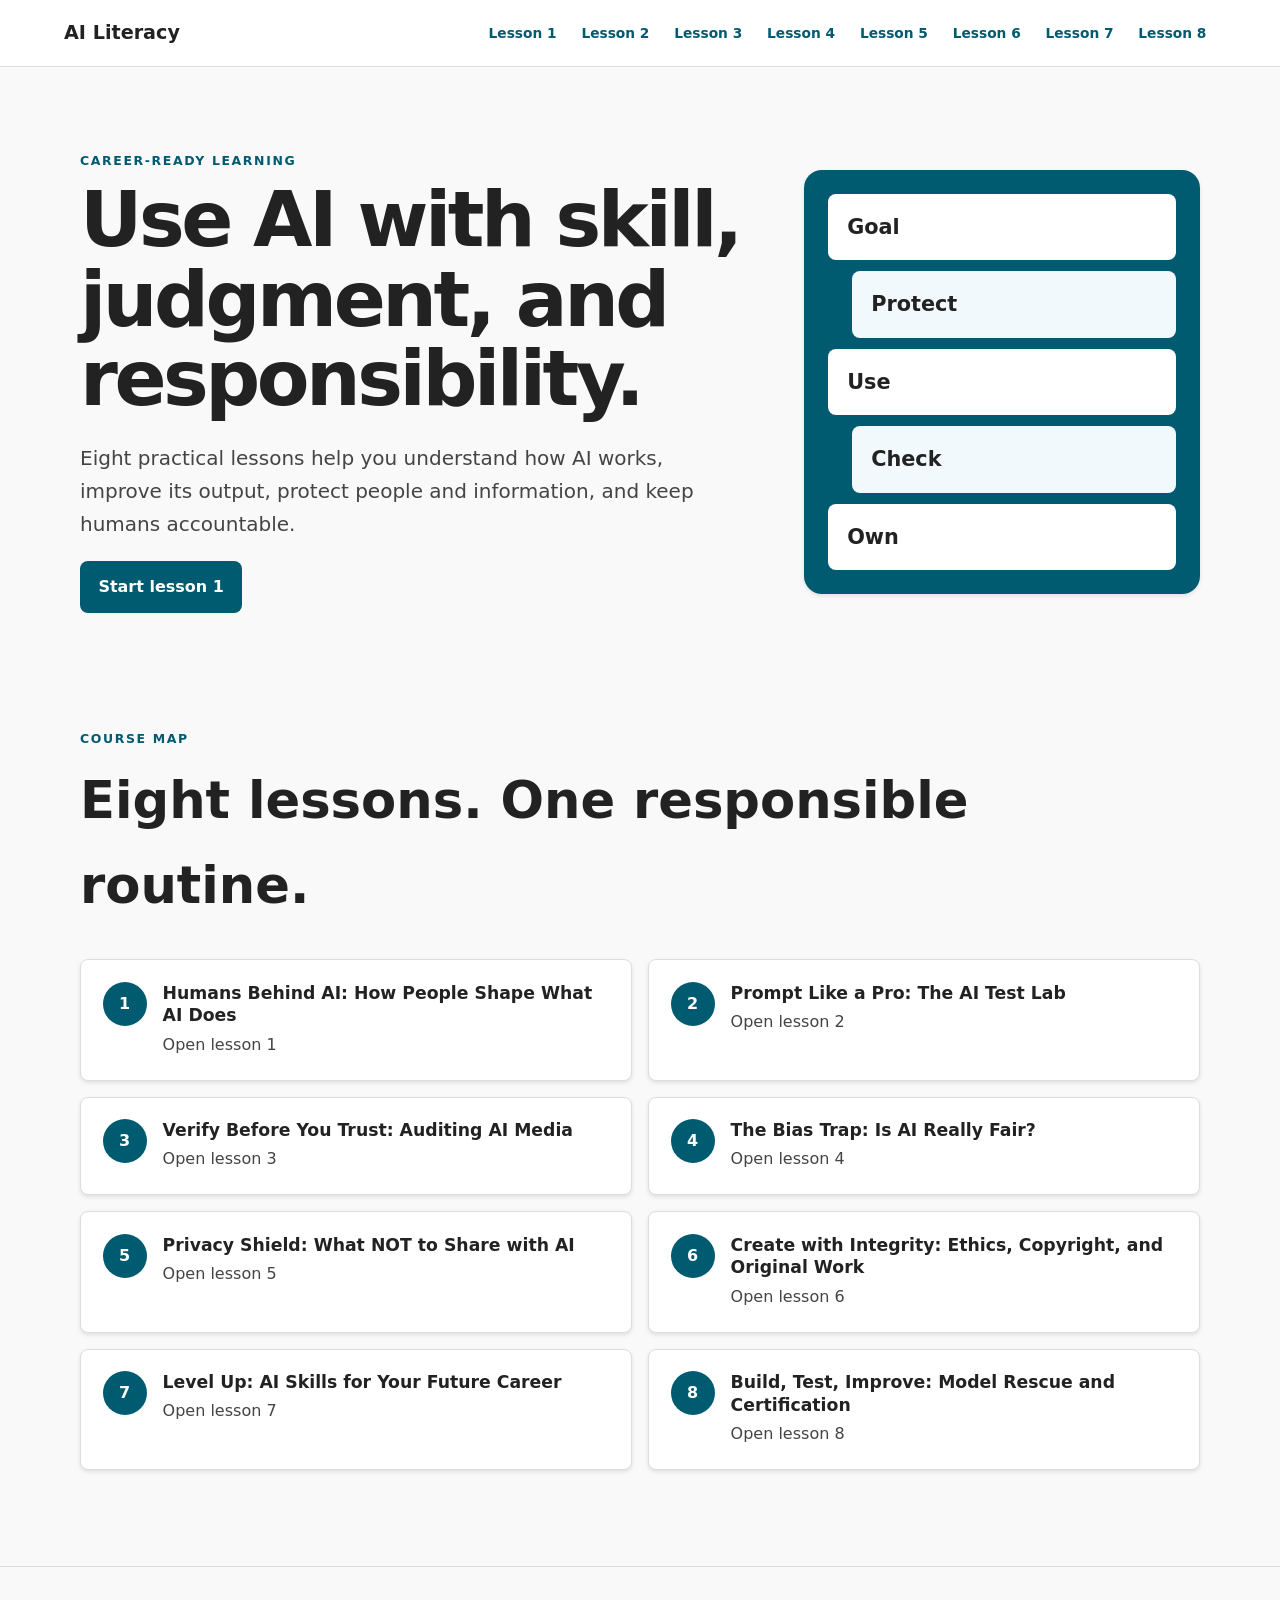
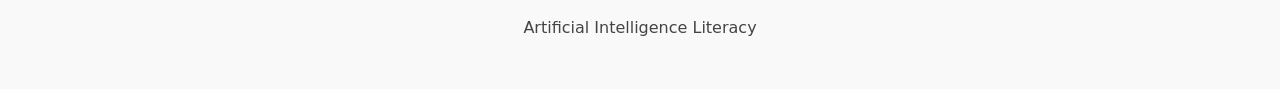
<file: index.html>
<!doctype html><html lang="en"><head><meta charset="utf-8"><meta name="viewport" content="width=device-width,initial-scale=1">
<meta name="description" content="Eight student-facing lessons for responsible, practical AI literacy."><title>AI Literacy | Student Course</title><link rel="stylesheet" href="assets/styles.css?v=20260811-program-scenarios"></head>
<body><a class="skip-link" href="#main">Skip to course</a><header class="site-header"><a class="brand" href="index.html">AI Literacy</a><button class="menu-button" aria-expanded="false" aria-controls="course-nav">Lessons</button><nav id="course-nav"><a href="lessons/lesson-1.html">Lesson 1</a><a href="lessons/lesson-2.html">Lesson 2</a><a href="lessons/lesson-3.html">Lesson 3</a><a href="lessons/lesson-4.html">Lesson 4</a><a href="lessons/lesson-5.html">Lesson 5</a><a href="lessons/lesson-6.html">Lesson 6</a><a href="lessons/lesson-7.html">Lesson 7</a><a href="lessons/lesson-8.html">Lesson 8</a></nav></header>
<main id="main"><section class="home-hero"><div><p class="eyebrow">Career-ready learning</p><h1>Use AI with skill, judgment, and responsibility.</h1><p class="lede">Eight practical lessons help you understand how AI works, improve its output, protect people and information, and keep humans accountable.</p><a class="button" href="lessons/lesson-1.html">Start lesson 1</a></div><div class="routine" aria-label="Responsible AI Routine"><span>Goal</span><span>Protect</span><span>Use</span><span>Check</span><span>Own</span></div></section>
<section class="course-map"><p class="eyebrow">Course map</p><h2>Eight lessons. One responsible routine.</h2><div class="lesson-grid"><a class="lesson-card" href="lessons/lesson-1.html"><span class="lesson-number">1</span><div><h2>Humans Behind AI: How People Shape What AI Does</h2><p>Open lesson 1</p></div></a><a class="lesson-card" href="lessons/lesson-2.html"><span class="lesson-number">2</span><div><h2>Prompt Like a Pro: The AI Test Lab</h2><p>Open lesson 2</p></div></a><a class="lesson-card" href="lessons/lesson-3.html"><span class="lesson-number">3</span><div><h2>Verify Before You Trust: Auditing AI Media</h2><p>Open lesson 3</p></div></a><a class="lesson-card" href="lessons/lesson-4.html"><span class="lesson-number">4</span><div><h2>The Bias Trap: Is AI Really Fair?</h2><p>Open lesson 4</p></div></a><a class="lesson-card" href="lessons/lesson-5.html"><span class="lesson-number">5</span><div><h2>Privacy Shield: What NOT to Share with AI</h2><p>Open lesson 5</p></div></a><a class="lesson-card" href="lessons/lesson-6.html"><span class="lesson-number">6</span><div><h2>Create with Integrity: Ethics, Copyright, and Original Work</h2><p>Open lesson 6</p></div></a><a class="lesson-card" href="lessons/lesson-7.html"><span class="lesson-number">7</span><div><h2>Level Up: AI Skills for Your Future Career</h2><p>Open lesson 7</p></div></a><a class="lesson-card" href="lessons/lesson-8.html"><span class="lesson-number">8</span><div><h2>Build, Test, Improve: Model Rescue and Certification</h2><p>Open lesson 8</p></div></a></div></section></main><footer><p>Artificial Intelligence Literacy</p></footer><script src="assets/app.js?v=20261126-pilot-feedback"></script></body></html>
</file>
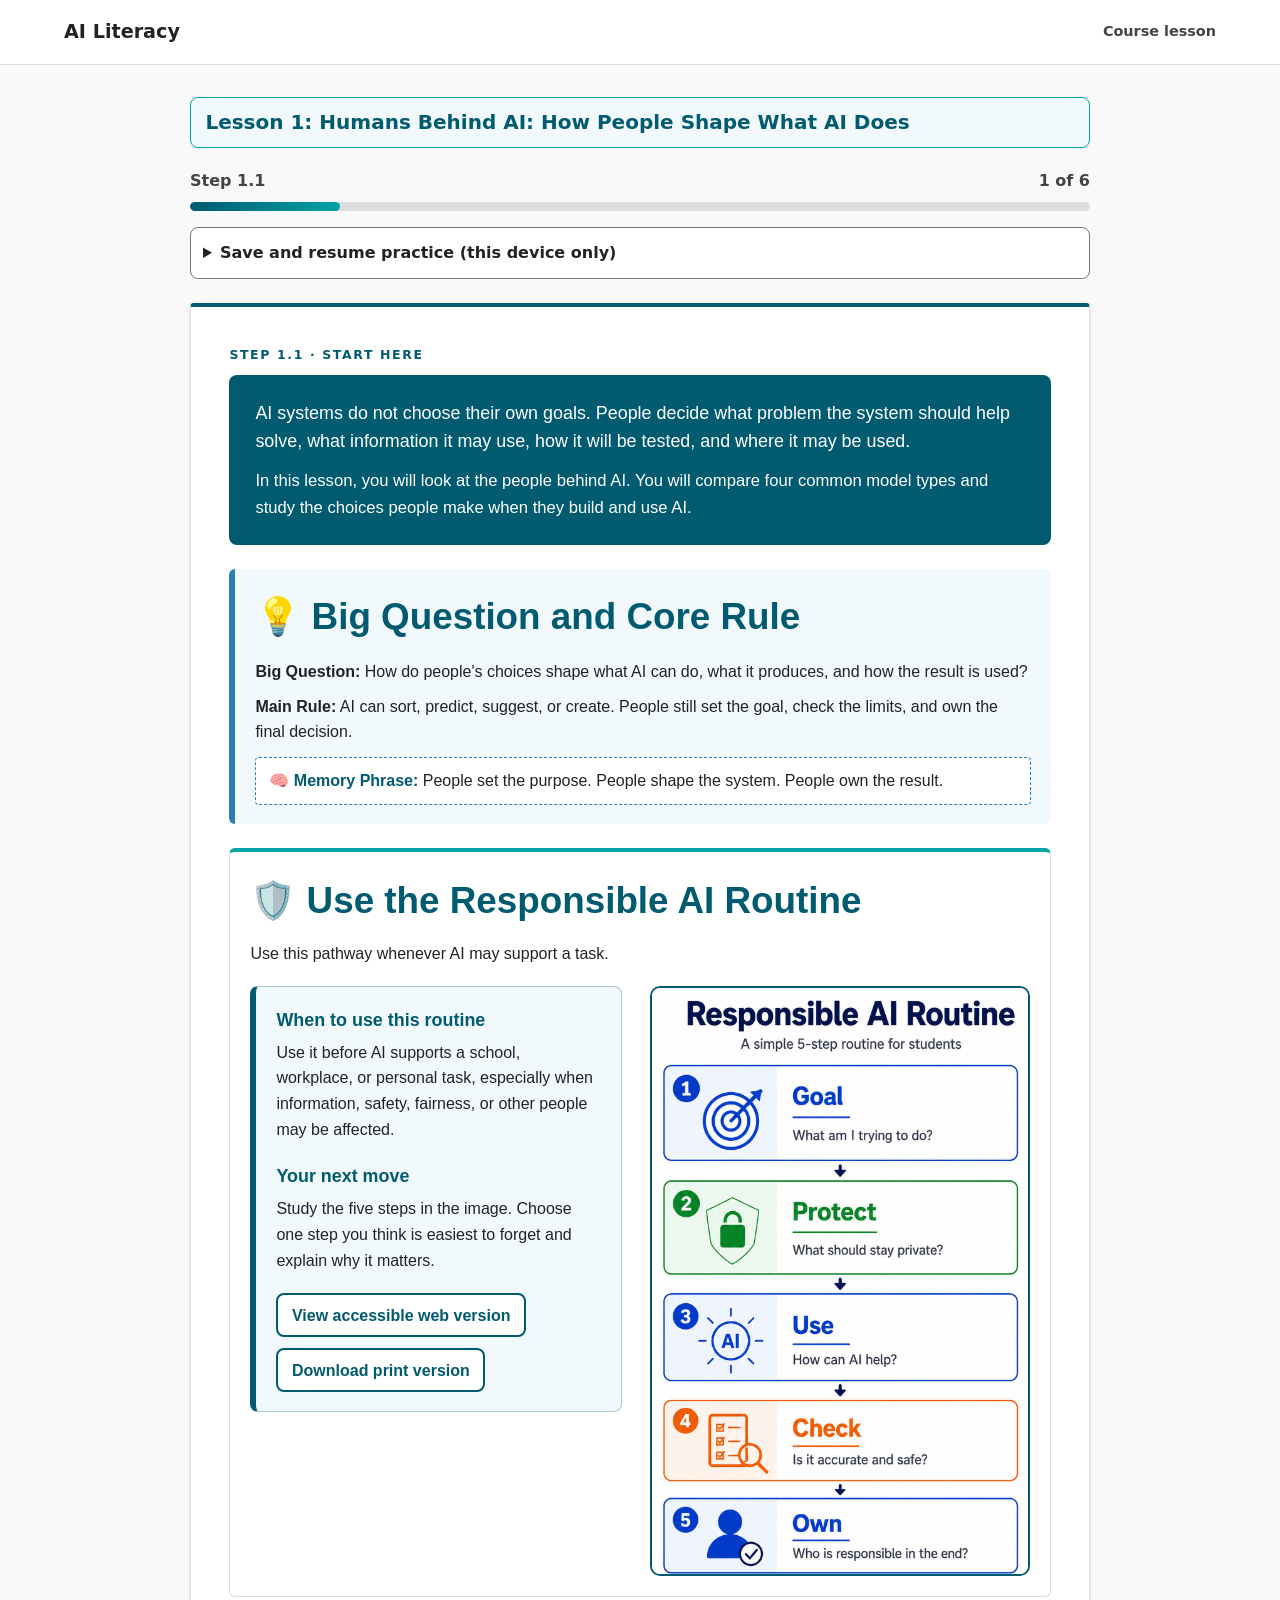
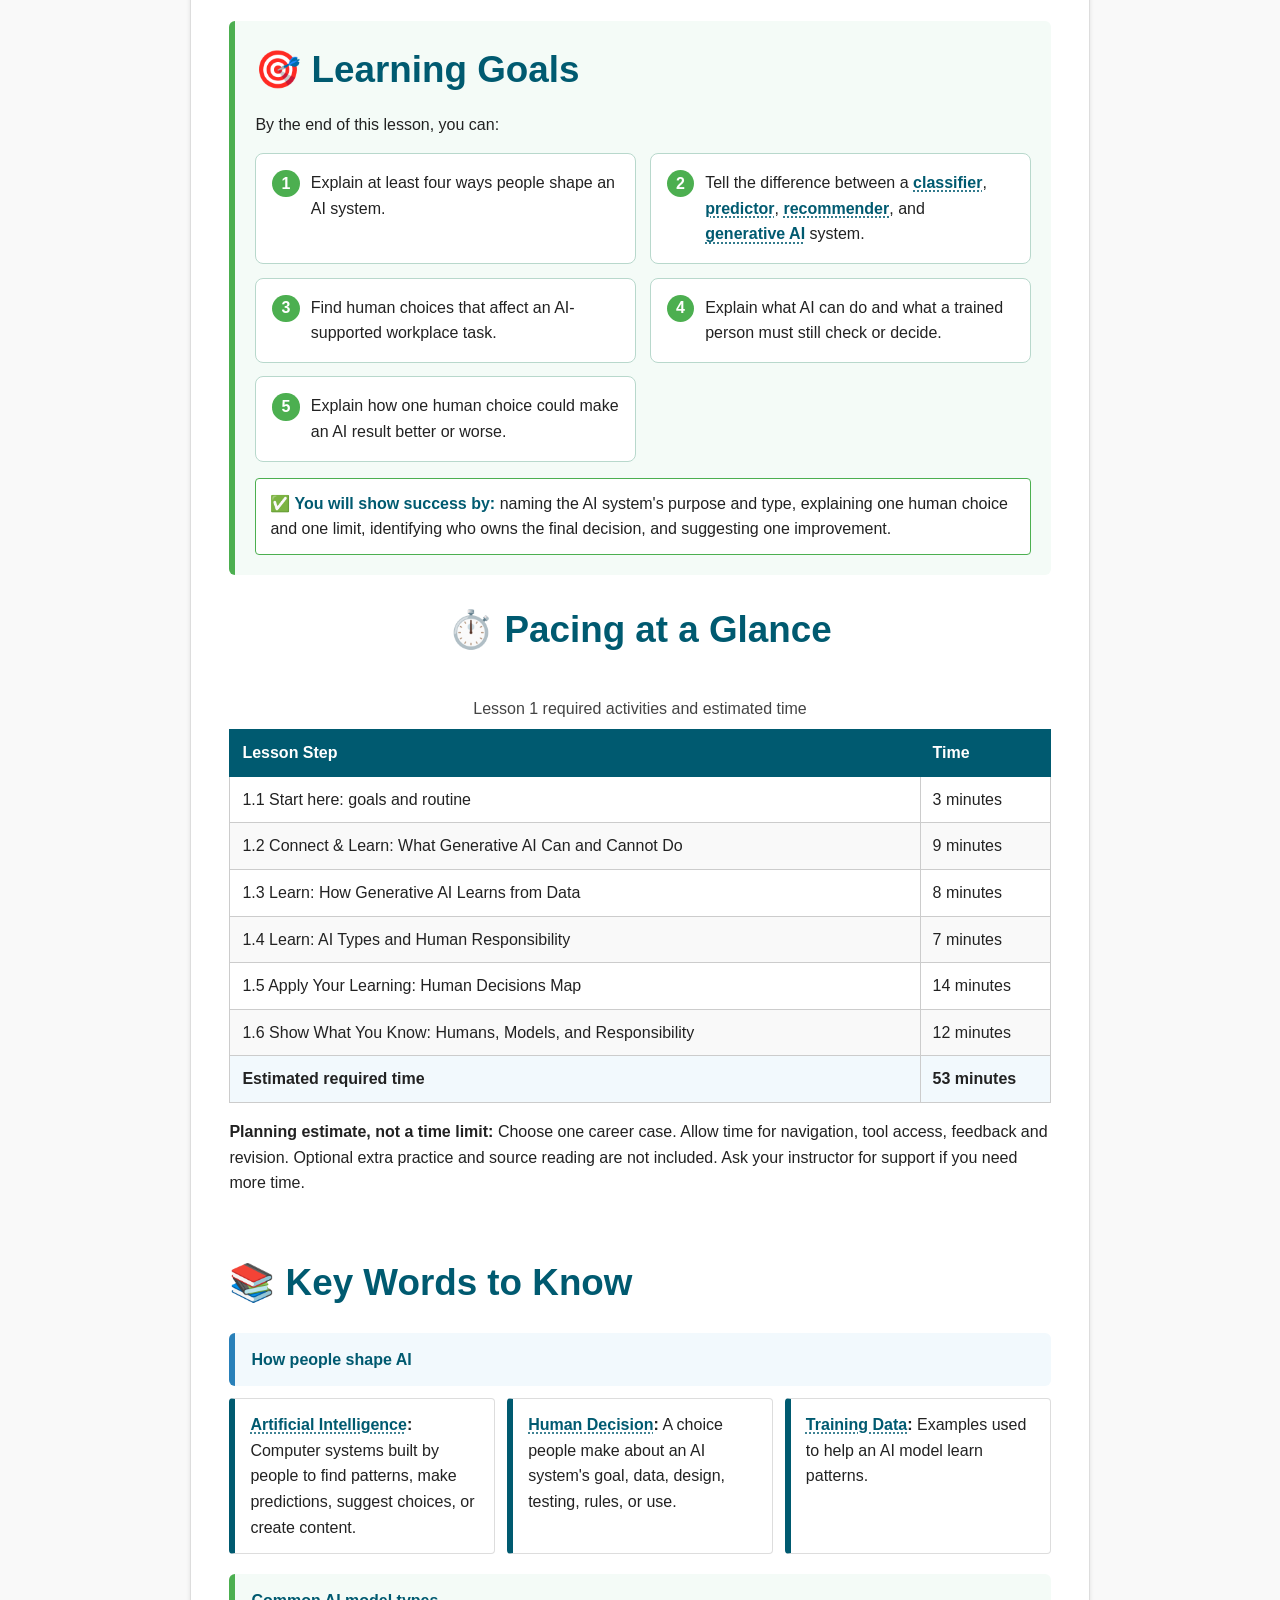
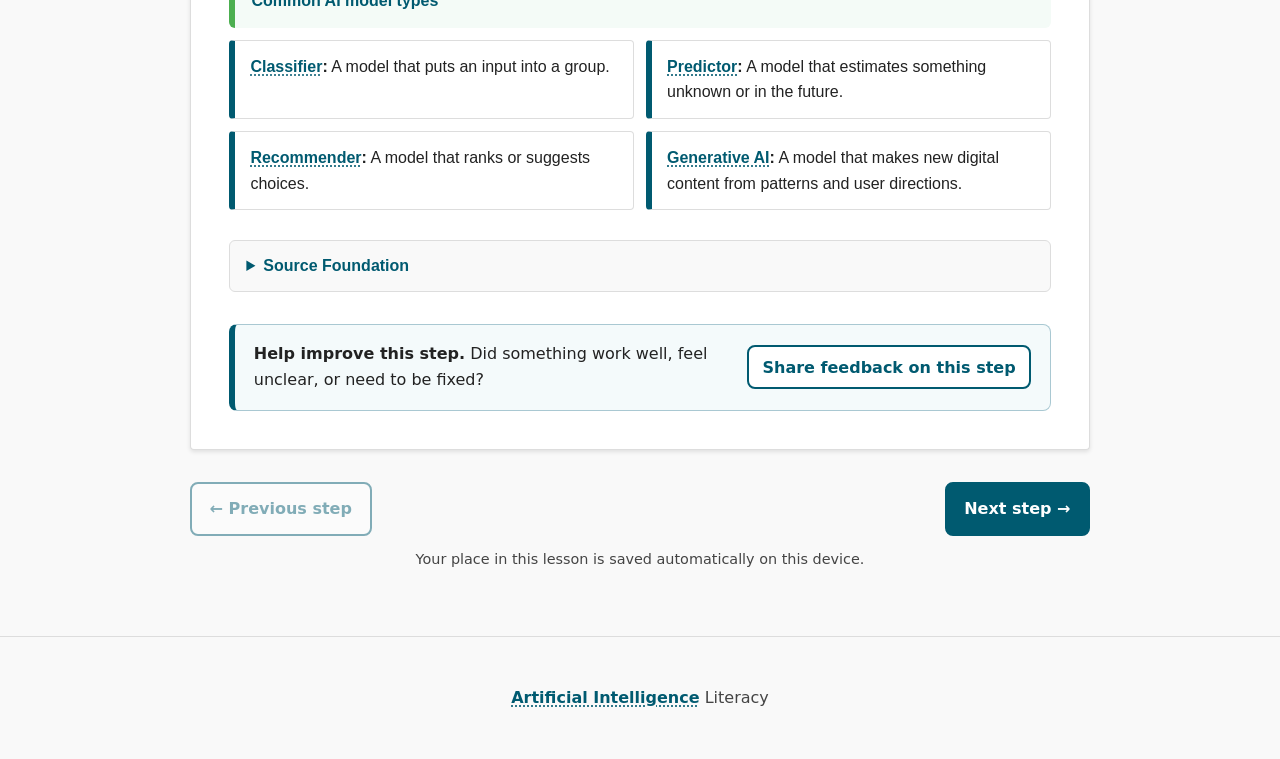
<file: lessons/lesson-1.html>
<!doctype html>
<html lang="en"><head><meta charset="utf-8"><meta name="viewport" content="width=device-width,initial-scale=1">
<title>Lesson 1: Humans Behind AI: How People Shape What AI Does | AI Literacy</title><link rel="stylesheet" href="../assets/styles.css?v=20260811-program-scenarios"><link rel="preload" as="image" href="../assets/media/Responsible_AI_Routine_Web_Mobile_1200px.png" fetchpriority="low"><link rel="preload" as="image" href="../assets/media/M01_ModelImprovementCycle_v1.png" fetchpriority="low"><link rel="preload" as="image" href="../assets/media/Human_Decisions_Map_1600x1000.png" fetchpriority="low"></head>
<body data-lesson="1"><a class="skip-link" href="#main">Skip to lesson content</a>
<header class="site-header classroom-header"><span class="brand">AI Literacy</span><span class="classroom-label">Course lesson</span></header>
<main id="main"><div class="lesson-hero"><h1 class="lesson-identity">Lesson 1: Humans Behind AI: How People Shape What AI Does</h1>
<div class="step-progress" aria-label="Lesson progress"><div class="progress-text"><span id="step-status">Step 1.1</span><span id="step-count">1 of 6</span></div><div class="progress" role="progressbar" aria-labelledby="step-status" aria-valuemin="1" aria-valuemax="6" aria-valuenow="1" aria-valuetext="Step 1 of 6"><span style="width:16.67%"></span></div></div></div>
<div class="stepper" data-total-steps="6"><section class="lesson-step overview" id="step-1-1" data-step-label="1.1"><p class="eyebrow">Step 1.1 · Start here</p>
<div style="font-family: -apple-system, BlinkMacSystemFont, 'Segoe UI', Roboto, Helvetica, Arial, sans-serif; line-height: 1.6; color: #222222; max-width: 100%;">
<div style="background-color: #005a70; color: #ffffff; padding: 24px 26px; border-radius: 8px; margin-bottom: 24px;">
<p style="margin: 0 0 12px 0; color: #ffffff; font-size: 1.12em;">AI systems do not choose their own goals. People decide what problem the system should help solve, what information it may use, how it will be tested, and where it may be used.</p>
<p style="margin: 0; color: #ffffff; font-size: 1.04em;">In this lesson, you will look at the people behind AI. You will compare four common model types and study the choices people make when they build and use AI.</p>
</div>
<div style="background-color: #f2f9fd; border-left: 6px solid #2980B9; padding: 19px 20px; border-radius: 6px; margin-bottom: 24px;">
<h2 style="color: #005a70; margin: 0 0 12px 0; font-size: 1.3em;">💡 Big Question and Core Rule</h2>
<p style="margin: 0 0 9px 0;"><strong>Big Question:</strong> How do people's choices shape what AI can do, what it produces, and how the result is used?</p>
<p style="margin: 0 0 12px 0;"><strong>Main Rule:</strong> AI can sort, predict, suggest, or create. People still set the goal, check the limits, and own the final decision.</p>
<div style="background-color: #ffffff; border-radius: 4px; padding: 10px 13px; border: 1px dashed #2980b9;"><strong style="color: #005a70;">🧠 Memory Phrase:</strong> People set the purpose. People shape the system. People own the result.</div>
</div>
<div style="border-width: 4px 1px 1px; border-style: solid; border-color: #00a3a6 #dddddd #dddddd; padding: 20px; border-radius: 6px; margin-bottom: 24px; background-color: #ffffff;">
<h2 style="color: #005a70; margin: 0 0 10px 0; font-size: 1.3em;">🛡️ Use the Responsible AI Routine</h2>
<p style="margin: 0 0 12px 0;">Use this pathway whenever AI may support a task.</p>

<div class="routine-overview-grid"><div class="routine-overview-guidance"><h3>When to use this routine</h3><p>Use it before AI supports a school, workplace, or personal task, especially when information, safety, fairness, or other people may be affected.</p><h3>Your next move</h3><p>Study the five steps in the image. Choose one step you think is easiest to forget and explain why it matters.</p><div class="routine-resource-buttons"><a href="https://drive.google.com/file/d/1ZU5oKUOuZtzy2pleGarrKHy60p8J_RS2/view?usp=drivesdk" target="_blank" rel="noopener">View accessible web version</a><a href="https://drive.google.com/file/d/1P82VigGCzn5qVHIDCmn2E0EmWflxOZiR/view?usp=drivesdk" target="_blank" rel="noopener">Download print version</a></div></div><div class="routine-intro-visual"><button class="image-zoom" type="button" aria-label="Enlarge the Responsible AI Routine image"><img src="../assets/media/Responsible_AI_Routine_Web_Mobile_1200px.png" alt="Responsible AI Routine: 1 Goal—What am I trying to do? 2 Protect—What should stay private? 3 Use—How can AI help? 4 Check—Is it accurate and safe? 5 Own—Who is responsible in the end?" loading="eager" decoding="async"></button></div></div>
</div>
<div style="background-color: #f4fbf7; border-left: 6px solid #4CAF50; padding: 20px; border-radius: 6px; margin-bottom: 24px;">
<h2 class="objectives-heading" style="color: #005a70; margin: 0 0 12px 0; font-size: 1.3em;">🎯 Learning Goals</h2>
<p style="margin: 0 0 9px 0;">By the end of this lesson, you can:</p>
<ul class="objective-cards" style="margin: 0 0 15px 0; padding-left: 22px;">
<li>Explain at least four ways people shape an AI system.</li>
<li>Tell the difference between a <button class="vocab-link" type="button" data-term="classifier" data-definition="A model that puts an input into a group.">classifier</button>, <button class="vocab-link" type="button" data-term="predictor" data-definition="A model that estimates something unknown or in the future.">predictor</button>, <button class="vocab-link" type="button" data-term="recommender" data-definition="A model that ranks or suggests choices.">recommender</button>, and <button class="vocab-link" type="button" data-term="generative AI" data-definition="A model that makes new digital content from patterns and user directions.">generative AI</button> system.</li>
<li>Find human choices that affect an AI-supported workplace task.</li>
<li>Explain what AI can do and what a trained person must still check or decide.</li>
<li>Explain how one human choice could make an AI result better or worse.</li>
</ul>
<div style="background-color: #ffffff; padding: 12px 14px; border-radius: 4px; border: 1px solid #4caf50;"><strong style="color: #005a70;">✅ You will show success by:</strong> naming the AI system's purpose and type, explaining one human choice and one limit, identifying who owns the final decision, and suggesting one improvement.</div>
</div>
<h2 class="pacing-heading" style="color: #005a70; border-bottom: 2px solid #00A3A6; padding-bottom: 6px; margin: 26px 0 14px 0; font-size: 1.35em;">⏱️ Pacing at a Glance</h2>
<div style="overflow-x: auto; margin-bottom: 24px;">
<div class="table-scroll" role="region" aria-label="Lesson 1 required activities and estimated time" tabindex="0"><table style="width: 100%; border-collapse: collapse; min-width: 520px;"><caption style="text-align: left; margin-bottom: 8px; color: #444444;">Lesson 1 required activities and estimated time</caption>
<thead>
<tr style="background-color: #005a70; color: #ffffff;">
<th style="padding: 10px 12px; text-align: left; border: 1px solid #005a70;" scope="col">Lesson Step</th>
<th style="padding: 10px 12px; text-align: left; width: 130px; border: 1px solid #005a70;" scope="col">Time</th>
</tr>
</thead>
<tbody>
<tr style="background:#fff"><td style="padding:10px 12px;border:1px solid #ccc">1.1 Start here: goals and routine</td><td style="padding:10px 12px;border:1px solid #ccc">3 minutes</td></tr>
<tr style="background:#f9f9f9"><td style="padding:10px 12px;border:1px solid #ccc">1.2 Connect &amp; Learn: What Generative AI Can and Cannot Do</td><td style="padding:10px 12px;border:1px solid #ccc">9 minutes</td></tr>
<tr style="background:#fff"><td style="padding:10px 12px;border:1px solid #ccc">1.3 Learn: How Generative AI Learns from Data</td><td style="padding:10px 12px;border:1px solid #ccc">8 minutes</td></tr>
<tr style="background:#f9f9f9"><td style="padding:10px 12px;border:1px solid #ccc">1.4 Learn: AI Types and Human Responsibility</td><td style="padding:10px 12px;border:1px solid #ccc">7 minutes</td></tr>
<tr style="background:#fff"><td style="padding:10px 12px;border:1px solid #ccc">1.5 Apply Your Learning: Human Decisions Map</td><td style="padding:10px 12px;border:1px solid #ccc">14 minutes</td></tr>
<tr style="background:#f9f9f9"><td style="padding:10px 12px;border:1px solid #ccc">1.6 Show What You Know: Humans, Models, and Responsibility</td><td style="padding:10px 12px;border:1px solid #ccc">12 minutes</td></tr><tr style="background:#f2f9fd"><td style="padding:10px 12px;border:1px solid #ccc"><strong>Estimated required time</strong></td><td style="padding:10px 12px;border:1px solid #ccc"><strong>53 minutes</strong></td></tr>
</tbody>
</table><p class="pacing-note"><strong>Planning estimate, not a time limit:</strong> Choose one career case. Allow time for navigation, tool access, feedback and revision. Optional extra practice and source reading are not included. Ask your instructor for support if you need more time.</p></div>
</div>
<h2 style="color: #005a70; border-bottom: 2px solid #00A3A6; padding-bottom: 6px; margin: 26px 0 14px 0; font-size: 1.35em;">📚 Key Words to Know</h2>
<div style="background-color: #f2f9fd; border-left: 6px solid #2980B9; padding: 14px 16px; border-radius: 6px; margin: 0 0 12px 0;"><strong style="color: #005a70;">How people shape AI</strong></div>
<div style="display: flex; flex-wrap: wrap; gap: 12px; margin-bottom: 20px;">
<div style="flex: 1 1 250px; border-width: 1px 1px 1px 6px; border-style: solid; border-color: #dddddd #dddddd #dddddd #005a70; padding: 13px 15px; border-radius: 4px;"><strong><button class="vocab-link" type="button" data-term="Artificial Intelligence" data-definition="Computer systems built by people to find patterns, make predictions, suggest choices, or create content.">Artificial Intelligence</button>:</strong> Computer systems built by people to find patterns, make predictions, suggest choices, or create content.</div>
<div style="flex: 1 1 250px; border-width: 1px 1px 1px 6px; border-style: solid; border-color: #dddddd #dddddd #dddddd #005a70; padding: 13px 15px; border-radius: 4px;"><strong><button class="vocab-link" type="button" data-term="Human Decision" data-definition="A choice people make about an AI system&#x27;s goal, data, design, testing, rules, or use.">Human Decision</button>:</strong> A choice people make about an AI system's goal, data, design, testing, rules, or use.</div>
<div style="flex: 1 1 250px; border-width: 1px 1px 1px 6px; border-style: solid; border-color: #dddddd #dddddd #dddddd #005a70; padding: 13px 15px; border-radius: 4px;"><strong><button class="vocab-link" type="button" data-term="Training Data" data-definition="Examples used to help an AI model learn patterns.">Training Data</button>:</strong> Examples used to help an AI model learn patterns.</div>
</div>
<div style="background-color: #f4fbf7; border-left: 6px solid #4CAF50; padding: 14px 16px; border-radius: 6px; margin: 0 0 12px 0;"><strong style="color: #005a70;">Common AI model types</strong></div>
<div style="display: flex; flex-wrap: wrap; gap: 12px; margin-bottom: 22px;">
<div style="flex: 1 1 360px; border-width: 1px 1px 1px 6px; border-style: solid; border-color: #dddddd #dddddd #dddddd #005a70; padding: 13px 15px; border-radius: 4px;"><strong><button class="vocab-link" type="button" data-term="Classifier" data-definition="A model that puts an input into a group.">Classifier</button>:</strong> A model that puts an input into a group.</div>
<div style="flex: 1 1 360px; border-width: 1px 1px 1px 6px; border-style: solid; border-color: #dddddd #dddddd #dddddd #005a70; padding: 13px 15px; border-radius: 4px;"><strong><button class="vocab-link" type="button" data-term="Predictor" data-definition="A model that estimates something unknown or in the future.">Predictor</button>:</strong> A model that estimates something unknown or in the future.</div>
<div style="flex: 1 1 360px; border-width: 1px 1px 1px 6px; border-style: solid; border-color: #dddddd #dddddd #dddddd #005a70; padding: 13px 15px; border-radius: 4px;"><strong><button class="vocab-link" type="button" data-term="Recommender" data-definition="A model that ranks or suggests choices.">Recommender</button>:</strong> A model that ranks or suggests choices.</div>
<div style="flex: 1 1 360px; border-width: 1px 1px 1px 6px; border-style: solid; border-color: #dddddd #dddddd #dddddd #005a70; padding: 13px 15px; border-radius: 4px;"><strong><button class="vocab-link" type="button" data-term="Generative AI" data-definition="A model that makes new digital content from patterns and user directions.">Generative AI</button>:</strong> A model that makes new digital content from patterns and user directions.</div>
</div>

  <div style="margin-top: 30px; margin-bottom: 20px;">
    <details class="source-foundation" style="background-color: #f9f9f9; border: 1px solid #dddddd; border-radius: 6px; padding: 12px 16px; cursor: pointer;">
      <summary>Source Foundation</summary>
      <div style="margin-top: 12px; padding-top: 12px; border-top: 1px solid #e5e5e5; font-size: 0.95em; color: #333333;">


        <ul style="margin: 0; padding-left: 20px; line-height: 1.5;">
          <li style="margin-bottom: 6px;">
            <a style="color: #005a70; text-decoration: underline;" href="https://michiganvirtual.org/ai/literacy" target="_blank">Michigan Virtual AI Literacy Resources</a></li>
          <li style="margin-bottom: 6px;">
            <a style="color: #005a70; text-decoration: underline;" href="https://www.michigan.gov/mde/services/academic-standards/educational-technology/artificial-intelligence" target="_blank">Michigan K–12 AI Learning Alignment Framework</a></li>
          <li>
            <a style="color: #005a70; text-decoration: underline;" href="https://doi.org/10.6028/NIST.CSWP.10" target="_blank">NIST Privacy Framework 1.0</a></li>
        </ul>
      </div>
    </details>
  </div>
</div>
<aside class="lesson-feedback" aria-label="Feedback for this lesson step"><p><strong>Help improve this step.</strong> Did something work well, feel unclear, or need to be fixed?</p><a class="lesson-feedback-link" href="https://docs.google.com/forms/d/e/1FAIpQLSdSzdOE6ONsmktbDhx8tdDnaN6dhNoUTnA3qFYDOVGzdjkrqA/viewform?usp=pp_url&amp;entry.1955824508=Lesson+1%2C+Step+1.1%3A+%F0%9F%92%A1+Big+Question+and+Core+Rule" target="_blank" rel="noopener">Share feedback on this step <span class="sr-only">(opens feedback form in a new tab)</span></a></aside></section><section class="lesson-step" id="step-1-2" data-step-label="1.2" hidden><p class="eyebrow">Step 1.2 · Learn and check</p><h2>Connect &amp; Learn: What <button class="vocab-link" type="button" data-term="Generative AI" data-definition="A model that makes new digital content from patterns and user directions.">Generative AI</button> Can and Cannot Do</h2><div style="font-family: -apple-system, BlinkMacSystemFont, 'Segoe UI', Roboto, Helvetica, Arial, sans-serif; line-height: 1.6; color: #222222; max-width: 100%;">
<div style="display: inline-block; border: 1px solid #00A3A6; background-color: #ffffff; color: #005A70; padding: 6px 11px; border-radius: 999px; margin: 0 0 18px 0; font-size: 0.95em;">
<strong>Estimated time:</strong> 9 minutes</div>
<div style="border: 1px solid #dddddd; border-left: 8px solid #005A70; padding: 18px 20px; border-radius: 6px; background-color: #ffffff; margin-bottom: 20px;">
<h2 style="color: #005A70; margin: 0 0 10px 0; font-size: 1.3em;">🚗 Start with a workplace decision</h2>
<p style="margin: 0 0 10px 0;">A vehicle-diagnostic system flags a possible transmission problem. The technician inspects the vehicle and finds that a damaged wheel-speed sensor caused the unusual data.</p>
<p style="margin: 0;"><strong>Pause and think:</strong> What did the AI system do? What choices did people make before the system was built? What must the technician decide now?</p>
</div>
<div style="border: 2px solid #2980B9; background-color: #F2F9FD; padding: 14px 16px; border-radius: 8px; margin: 16px 0;"><p style="margin: 0; color: #222222;"><strong style="color: #005A70;">▶️ Your next move:</strong> Watch for how <button class="vocab-link" type="button" data-term="generative AI" data-definition="A model that makes new digital content from patterns and user directions.">generative AI</button> uses patterns to create new content.</p></div>
<div style="position: relative; padding-bottom: 56.25%; height: 0; overflow: hidden; max-width: 100%; border-radius: 6px; border: 1px solid #dddddd; background-color: #000000; margin: 12px 0 8px 0;"><iframe allow="accelerometer; autoplay; clipboard-write; encrypted-media; gyroscope; picture-in-picture; web-share" allowfullscreen="allowfullscreen" src="https://www.youtube-nocookie.com/embed/dpRK9y7fuJA?cc_load_policy=1" style="position: absolute;  width: 100%; height: 100%; border: 0;" title="AI Literacy: What is Generative AI?"></iframe></div>
<div class="video-access"><a href="https://docs.google.com/document/d/1veh2GBHT8hUwhf26V3sDMQMalKur3cAkbS3hdLtOj5Q/edit" target="_blank" rel="noopener">English transcript</a> | <a href="https://www.youtube.com/watch?v=E1S7b1TFUDA" target="_blank" rel="noopener">Watch in Spanish</a> | <a href="https://www.youtube.com/watch?v=V03T4s4p9Eg" target="_blank" rel="noopener">Watch in Arabic</a></div>
<div style="border: 2px solid #2980B9; background-color: #F2F9FD; padding: 14px 16px; border-radius: 8px; margin: 16px 0;"><p style="margin: 0; color: #222222;"><strong style="color: #005A70;">📖 Your next move:</strong> Read the short excerpt below. Look for the decisions people make before an AI system ever produces an answer.</p></div>
<div style="border-top: 4px solid #00A3A6; background-color: #f9f9f9; padding: 18px 20px; border-radius: 4px; margin-bottom: 18px;">
<p style="margin-top: 0;">AI is a broad group of computer systems built to do specific tasks. AI can find patterns, sort information, make predictions, suggest choices, or create content. It may be part of software, machines, vehicles, medical tools, games, or workplace systems.</p>
<p style="margin-bottom: 0;">AI does not choose its own purpose. People decide what problem it should help solve, what data it may use, and how its output will be used. These choices affect who benefits, what could go wrong, and who is responsible for the final decision.</p>
</div>
<div style="border: 2px solid #E67E22; background-color: #FFF9F3; padding: 14px 16px; border-radius: 8px; margin: 18px 0;"><p style="margin: 0;"><strong style="color: #005A70;">Key takeaway:</strong> AI performs a designed task. A person must decide whether the result fits the real situation and what action should follow.</p></div>

</div><div class="check-next-move" style="border: 2px solid #2980B9; background-color: #F2F9FD; padding: 14px 16px; border-radius: 8px; margin: 18px 0 12px 0;"><p style="margin: 0; color: #222222;"><strong style="color: #005A70;">✅ Your next move:</strong> Complete the checks for understanding below. Use the feedback to review your answer before continuing.</p></div><div class="question-set"><article class="question" data-question-id="1.2.1" data-question-type="multiple_choice_question" data-correct="[&quot;B&quot;]" data-feedback-correct="AI uses patterns from data to make predictions, recommendations, or new content." data-feedback-incorrect="Separate AI from ordinary digital tools, independent decision-makers, and machines that only copy human behavior."><h3>Check 1</h3><p>Which statement best explains artificial intelligence (AI)?</p><div class="choices"><label><input type="radio" name="1.2.1" value="A"> <span>Systems that mainly store, organize, and display digital files.</span></label><label><input type="radio" name="1.2.1" value="B"> <span>Systems that use learned patterns to predict, recommend, or create.</span></label><label><input type="radio" name="1.2.1" value="C"> <span>Systems that independently choose their own goals, rules, and values.</span></label><label><input type="radio" name="1.2.1" value="D"> <span>Systems that mainly copy how people look, speak, and move.</span></label></div><button class="check-answer" type="button">Check answer</button><div class="feedback" role="status" hidden><p>AI uses patterns from data to make predictions, recommendations, or new content.</p></div></article><article class="question" data-question-id="1.2.2" data-question-type="multiple_choice_question" data-correct="[&quot;C&quot;]" data-feedback-correct="AI can flag a pattern, but a person must compare it with the real situation and make the decision." data-feedback-incorrect="A repeated or confident result can still be wrong. Check the evidence and keep the final decision human-led."><h3>Check 2</h3><p>An AI system gives a workplace result. What must a person do before using it?</p><div class="choices"><label><input type="radio" name="1.2.2" value="A"> <span>Use the result when the system has been accurate before.</span></label><label><input type="radio" name="1.2.2" value="B"> <span>Repeat the request and use it if the result stays the same.</span></label><label><input type="radio" name="1.2.2" value="C"> <span>Check the result against the real situation and decide.</span></label><label><input type="radio" name="1.2.2" value="D"> <span>Let the system choose the action when its score is high.</span></label></div><button class="check-answer" type="button">Check answer</button><div class="feedback" role="status" hidden><p>AI can flag a pattern, but a person must compare it with the real situation and make the decision.</p></div></article><article class="question" data-question-id="1.2.3" data-question-type="multiple_choice_question" data-correct="[&quot;D&quot;]" data-feedback-correct="The system may flag a pattern, but a qualified technician must inspect the evidence and make the final diagnosis." data-feedback-incorrect="A repeated or familiar alert can still be wrong. Qualified inspection and judgment are needed before selecting a repair."><h3>Check 3</h3><p>A vehicle-diagnostic system flags a possible transmission problem. What should the technician do next?</p><div class="choices"><label><input type="radio" name="1.2.3" value="A"> <span>Schedule the repair because the alert matches a common transmission problem.</span></label><label><input type="radio" name="1.2.3" value="B"> <span>Run the same scan again and accept the result if the alert repeats.</span></label><label><input type="radio" name="1.2.3" value="C"> <span>Review the alert history and let the system select the final repair.</span></label><label><input type="radio" name="1.2.3" value="D"> <span>Inspect the vehicle, compare the evidence, and make the final diagnosis.</span></label></div><button class="check-answer" type="button">Check answer</button><div class="feedback" role="status" hidden><p>The system may flag a pattern, but a qualified technician must inspect the evidence and make the final diagnosis.</p></div></article></div><aside class="lesson-feedback" aria-label="Feedback for this lesson step"><p><strong>Help improve this step.</strong> Did something work well, feel unclear, or need to be fixed?</p><a class="lesson-feedback-link" href="https://docs.google.com/forms/d/e/1FAIpQLSdSzdOE6ONsmktbDhx8tdDnaN6dhNoUTnA3qFYDOVGzdjkrqA/viewform?usp=pp_url&amp;entry.1955824508=Lesson+1%2C+Step+1.2%3A+Connect+%26+Learn%3A+What+Generative+AI+Can+and+Cannot+Do" target="_blank" rel="noopener">Share feedback on this step <span class="sr-only">(opens feedback form in a new tab)</span></a></aside></section><section class="lesson-step" id="step-1-3" data-step-label="1.3" hidden><p class="eyebrow">Step 1.3 · Learn and check</p><h2>Learn: How <button class="vocab-link" type="button" data-term="Generative AI" data-definition="A model that makes new digital content from patterns and user directions.">Generative AI</button> Learns from Data</h2><div style="font-family: -apple-system, BlinkMacSystemFont, 'Segoe UI', Roboto, Helvetica, Arial, sans-serif; line-height: 1.6; color: #222222; max-width: 100%;">
<div style="display: inline-block; border: 1px solid #00A3A6; background-color: #ffffff; color: #005A70; padding: 6px 11px; border-radius: 999px; margin: 0 0 18px 0; font-size: 0.95em;">
<strong>Estimated time:</strong> 8 minutes</div>
<div style="border: 2px solid #2980B9; background-color: #F2F9FD; padding: 14px 16px; border-radius: 8px; margin: 16px 0;"><p style="margin: 0; color: #222222;"><strong style="color: #005A70;">▶️ Your next move:</strong> Watch for one way people help train a <button class="vocab-link" type="button" data-term="generative AI" data-definition="A model that makes new digital content from patterns and user directions.">generative AI</button> model.</p></div>
<div style="position: relative; padding-bottom: 56.25%; height: 0; overflow: hidden; max-width: 100%; border-radius: 6px; border: 1px solid #dddddd; background-color: #000000; margin: 12px 0 8px 0;"><iframe allow="accelerometer; autoplay; clipboard-write; encrypted-media; gyroscope; picture-in-picture; web-share" allowfullscreen="allowfullscreen" src="https://www.youtube-nocookie.com/embed/VL3WIlrWd5o?cc_load_policy=1" style="position: absolute;  width: 100%; height: 100%; border: 0;" title="AI Literacy: How Does Generative AI Work?"></iframe></div>
<div class="video-access"><a href="https://docs.google.com/document/d/14uXuzVANLbcFazOOoyXBesAP3Bvm23fQ8I1se1jMRqw/edit" target="_blank" rel="noopener">English transcript</a> | <a href="https://www.youtube.com/watch?v=nbZkVY0vMmg" target="_blank" rel="noopener">Watch in Spanish</a> | <a href="https://www.youtube.com/watch?v=Fk67dmrhHRk" target="_blank" rel="noopener">Watch in Arabic</a></div>
<div style="border: 2px solid #2980B9; background-color: #F2F9FD; padding: 14px 16px; border-radius: 8px; margin: 16px 0;"><p style="margin: 0; color: #222222;"><strong style="color: #005A70;">📖 Your next move:</strong> Read the six stages below. At each stage, ask what could improve the system and what could introduce a problem.</p></div>
<div style="margin: 8px 0 20px 0;">
<div style="border: 1px solid #dddddd; border-left: 8px solid #005A70; padding: 13px 15px; margin-bottom: 10px; border-radius: 4px;">
<strong style="color: #005A70;">1. Set the purpose</strong><p style="margin: 5px 0 0 0;">People decide what problem the system should help solve and whether AI is the right tool.</p>
</div>
<div style="border: 1px solid #dddddd; border-left: 8px solid #00A3A6; padding: 13px 15px; margin-bottom: 10px; border-radius: 4px;">
<strong style="color: #005A70;">2. Choose and label data</strong><p style="margin: 5px 0 0 0;">People select examples, organize information, create categories, and decide what the data means.</p>
</div>
<div style="border: 1px solid #dddddd; border-left: 8px solid #005A70; padding: 13px 15px; margin-bottom: 10px; border-radius: 4px;">
<strong style="color: #005A70;">3. Choose and design the model</strong><p style="margin: 5px 0 0 0;">People select the features, rules, tools, and model type that fit the goal.</p>
</div>
<div style="border: 1px solid #dddddd; border-left: 8px solid #00A3A6; padding: 13px 15px; margin-bottom: 10px; border-radius: 4px;">
<strong style="color: #005A70;">4. Define success</strong><p style="margin: 5px 0 0 0;">People decide what a useful, accurate, fair, and safe result should look like.</p>
</div>
<div style="border: 1px solid #dddddd; border-left: 8px solid #005A70; padding: 13px 15px; margin-bottom: 10px; border-radius: 4px;">
<strong style="color: #005A70;">5. Test and improve</strong><p style="margin: 5px 0 0 0;">People compare results with evidence, look for mistakes or uneven outcomes, and make changes.</p>
</div>
<div style="border: 1px solid #dddddd; border-left: 8px solid #00A3A6; padding: 13px 15px; margin-bottom: 10px; border-radius: 4px;">
<strong style="color: #005A70;">6. Use and monitor</strong><p style="margin: 5px 0 0 0;">People decide where the system may be used, who may rely on it, what checks are required, and when it should be changed or stopped.</p>
</div>
</div>
<p>Data matters because AI learns patterns from the examples people provide. Results may be weaker when data is missing, wrong, unreliable, private, or does not include the situations the system will face.</p>
<div style="border: 2px solid #2980B9; background-color: #F2F9FD; padding: 14px 16px; border-radius: 8px; margin: 16px 0;"><p style="margin: 0; color: #222222;"><strong style="color: #005A70;">👀 Your next move:</strong> Study the diagram below. Follow the process from training examples to model refinement, and notice where human choices shape the result.</p></div>
<div style="text-align: center; margin: 18px 0;"><button class="image-zoom" type="button" aria-label="Enlarge image: AI model improvement cycle from training examples through testing and refinement."><img alt="AI model improvement cycle from training examples through testing and refinement." src="../assets/media/M01_ModelImprovementCycle_v1.png" style="max-width: 100%; height: auto; display: block; margin: 0 auto; border-radius: 4px;" data-old-link="/courses/2083/files/159960/preview?verifier=LoNvtupG5HvyyO0jgQjGRlTeQkjNveMjc5FlZOpj"></button></div>
<div style="border: 2px solid #4CAF50; background-color: #F4FBF7; padding: 14px 16px; border-radius: 8px; margin: 18px 0;"><p style="margin: 0;"><strong style="color: #005A70;">Key takeaway:</strong> AI development is not an automatic process. People shape the purpose, data, model, tests, safeguards, and final use.</p></div>

</div><div class="check-next-move" style="border: 2px solid #2980B9; background-color: #F2F9FD; padding: 14px 16px; border-radius: 8px; margin: 18px 0 12px 0;"><p style="margin: 0; color: #222222;"><strong style="color: #005A70;">✅ Your next move:</strong> Complete the checks for understanding below. Use the feedback to review your answer before continuing.</p></div><div class="question-set"><article class="question" data-question-id="1.3.1" data-question-type="multiple_choice_question" data-correct="[&quot;A&quot;]" data-feedback-correct="Data curation includes selecting, preparing, labeling, and reviewing the examples used to train a system." data-feedback-incorrect="Good curation requires people to judge whether examples are useful, accurate, representative, and labeled appropriately."><h3>Check 1</h3><p>Which action is human data curation?</p><div class="choices"><label><input type="radio" name="1.3.1" value="A"> <span>Choose useful records, remove poor ones, and label them.</span></label><label><input type="radio" name="1.3.1" value="B"> <span>Keep all records and use their original labels.</span></label><label><input type="radio" name="1.3.1" value="C"> <span>Let the model choose records and approve the labels.</span></label><label><input type="radio" name="1.3.1" value="D"> <span>Use only new records and give all of them one label.</span></label></div><button class="check-answer" type="button">Check answer</button><div class="feedback" role="status" hidden><p>Data curation includes selecting, preparing, labeling, and reviewing the examples used to train a system.</p></div></article><article class="question" data-question-id="1.3.2" data-question-type="multiple_answers_question" data-correct="[&quot;B&quot;, &quot;D&quot;]" data-feedback-correct="Useful success measures address accuracy, fairness, safety, and usefulness for the intended task." data-feedback-incorrect="Select every measure tied to acceptable performance, risk, and the intended use."><h3>Check 2</h3><p>What should a team measure before it approves an AI system? Choose all correct answers.</p><div class="choices"><label><input type="checkbox" name="1.3.2" value="A"> <span>The age of the AI model used</span></label><label><input type="checkbox" name="1.3.2" value="B"> <span>Accuracy on the intended task</span></label><label><input type="checkbox" name="1.3.2" value="C"> <span>The longest possible response</span></label><label><input type="checkbox" name="1.3.2" value="D"> <span>Fair results in needed settings</span></label></div><button class="check-answer" type="button">Check answer</button><div class="feedback" role="status" hidden><p>Useful success measures address accuracy, fairness, safety, and usefulness for the intended task.</p></div></article><article class="question" data-question-id="1.3.3" data-question-type="multiple_choice_question" data-correct="[&quot;C&quot;]" data-feedback-correct="Missing or unrepresentative data can weaken performance in situations or groups the training data does not reflect." data-feedback-incorrect="Similarity or repeated use does not automatically correct a training-data gap. Teams must test the system and improve the data or process."><h3>Check 3</h3><p>What can happen when training data misses important situations?</p><div class="choices"><label><input type="radio" name="1.3.3" value="A"> <span>The system may still work if common examples look similar.</span></label><label><input type="radio" name="1.3.3" value="B"> <span>More user prompts will repair the missing training data.</span></label><label><input type="radio" name="1.3.3" value="C"> <span>The system may fail in situations missing from the data.</span></label><label><input type="radio" name="1.3.3" value="D"> <span>Fewer examples will make the system more consistent.</span></label></div><button class="check-answer" type="button">Check answer</button><div class="feedback" role="status" hidden><p>Missing or unrepresentative data can weaken performance in situations or groups the training data does not reflect.</p></div></article></div><aside class="lesson-feedback" aria-label="Feedback for this lesson step"><p><strong>Help improve this step.</strong> Did something work well, feel unclear, or need to be fixed?</p><a class="lesson-feedback-link" href="https://docs.google.com/forms/d/e/1FAIpQLSdSzdOE6ONsmktbDhx8tdDnaN6dhNoUTnA3qFYDOVGzdjkrqA/viewform?usp=pp_url&amp;entry.1955824508=Lesson+1%2C+Step+1.3%3A+Learn%3A+How+Generative+AI+Learns+from+Data" target="_blank" rel="noopener">Share feedback on this step <span class="sr-only">(opens feedback form in a new tab)</span></a></aside></section><section class="lesson-step" id="step-1-4" data-step-label="1.4" hidden><p class="eyebrow">Step 1.4 · Learn and check</p><h2>Learn: AI Types and Human Responsibility</h2><div style="font-family: -apple-system, BlinkMacSystemFont, 'Segoe UI', Roboto, Helvetica, Arial, sans-serif; line-height: 1.6; color: #222222; max-width: 100%;">
<div style="display: inline-block; border: 1px solid #00A3A6; background-color: #ffffff; color: #005a70; padding: 6px 11px; border-radius: 999px; margin: 0 0 18px 0; font-size: 0.95em;"><strong>Estimated time:</strong> 7 minutes</div>
<div style="border: 2px solid #2980B9; background-color: #f2f9fd; padding: 14px 16px; border-radius: 8px; margin: 16px 0;">
<p style="margin: 0; color: #222222;"><strong style="color: #005a70;">▶️ Your next move:</strong> Watch for one example of a task that people designed AI to do.</p>
</div>
<p style="margin: 4px 0 8px 0; font-size: 0.9em; color: #555555; font-style: italic;">This video may display YouTube ads.</p>
<div style="position: relative; padding-bottom: 56.25%; height: 0; overflow: hidden; max-width: 100%; border-radius: 6px; border: 1px solid #dddddd; background-color: #000000; margin: 8px 0;"><iframe style="position: absolute; width: 100%; height: 100%; border: 0;" title="AI Literacy: What is AI?" src="https://www.youtube-nocookie.com/embed/DC8Bpa1UWek?cc_load_policy=1" allowfullscreen="allowfullscreen" allow="accelerometer; autoplay; clipboard-write; encrypted-media; gyroscope; picture-in-picture; web-share"></iframe></div>
<div class="video-access"><a href="https://docs.google.com/document/d/1bJu24L53SVnFYWGdJ9EyUS69uW_dMMAxeQr3iZf8rgI/edit" target="_blank" rel="noopener">English transcript</a> | <a href="https://www.youtube.com/watch?v=SxvVF5W0zMI" target="_blank" rel="noopener">Watch in Spanish</a> | <a href="https://www.youtube.com/watch?v=0Vs6avs5eL8" target="_blank" rel="noopener">Watch in Arabic</a></div>
<div style="border: 2px solid #2980B9; background-color: #f2f9fd; padding: 14px 16px; border-radius: 8px; margin: 16px 0;">
<p style="margin: 0; color: #222222;"><strong style="color: #005a70;">📖 Your next move:</strong> Read the model cards below. Compare each model’s purpose, workplace use, strength, and limitation.</p>
</div>
<div style="margin: 8px 0 22px 0; display: flex; flex-direction: column;"><details style="border: 1px solid #dddddd; border-top: 5px solid #005A70; border-radius: 6px; padding: 12px 16px; background-color: #ffffff;">
<summary style="cursor: pointer; color: #005a70; font-size: 1.2em; font-weight: bold; outline-offset: 4px;">Classifier</summary>
<div style="padding-top: 12px;">
<p style="margin: 0 0 8px 0;"><strong style="color: #005a70;">Purpose:</strong> Puts an input into a group.</p>
<p style="margin: 0 0 8px 0;"><strong style="color: #005a70;">Workplace example:</strong> Labels an equipment image as normal, damaged, or unclear.</p>
<p style="margin: 0 0 8px 0;"><strong style="color: #005a70;">Strength:</strong> Uses the same learned groups quickly.</p>
<p style="margin: 0;"><strong style="color: #005a70;">Limit:</strong> Results depend on the examples and labels people chose.</p>
</div>
</details><details style="border: 1px solid #dddddd; border-top: 5px solid #005A70; border-radius: 6px; padding: 12px 16px; background-color: #ffffff;">
<summary style="cursor: pointer; color: #005a70; font-size: 1.2em; font-weight: bold; outline-offset: 4px;">Predictor</summary>
<div style="padding-top: 12px;">
<p style="margin: 0 0 8px 0;"><strong style="color: #005a70;">Purpose:</strong> Estimates something unknown or in the future.</p>
<p style="margin: 0 0 8px 0;"><strong style="color: #005a70;">Workplace example:</strong> Estimates the chance that a machine part may fail.</p>
<p style="margin: 0 0 8px 0;"><strong style="color: #005a70;">Strength:</strong> Finds patterns in many records or measurements.</p>
<p style="margin: 0;"><strong style="color: #005a70;">Limit:</strong> A prediction is not a fact. It may be wrong when data is missing or conditions change.</p>
</div>
</details><details style="border: 1px solid #dddddd; border-top: 5px solid #005A70; border-radius: 6px; padding: 12px 16px; background-color: #ffffff;">
<summary style="cursor: pointer; color: #005a70; font-size: 1.2em; font-weight: bold; outline-offset: 4px;">Recommender</summary>
<div style="padding-top: 12px;">
<p style="margin: 0 0 8px 0;"><strong style="color: #005a70;">Purpose:</strong> Ranks or suggests choices.</p>
<p style="margin: 0 0 8px 0;"><strong style="color: #005a70;">Workplace example:</strong> Suggests training resources, products, repair steps, or menu ideas.</p>
<p style="margin: 0 0 8px 0;"><strong style="color: #005a70;">Strength:</strong> Helps narrow a large set of choices.</p>
<p style="margin: 0;"><strong style="color: #005a70;">Limit:</strong> Suggestions may be based on old data, popularity, or goals that do not fit the person.</p>
</div>
</details><details style="border: 1px solid #dddddd; border-top: 5px solid #005A70; border-radius: 6px; padding: 12px 16px; background-color: #ffffff;">
<summary style="cursor: pointer; color: #005a70; font-size: 1.2em; font-weight: bold; outline-offset: 4px;">Generative AI</summary>
<div style="padding-top: 12px;">
<p style="margin: 0 0 8px 0;"><strong style="color: #005a70;">Purpose:</strong> Makes new digital content from patterns and user directions.</p>
<p style="margin: 0 0 8px 0;"><strong style="color: #005a70;">Workplace example:</strong> Drafts a handout, design idea, code sample, or project outline.</p>
<p style="margin: 0 0 8px 0;"><strong style="color: #005a70;">Strength:</strong> Makes drafts and options quickly.</p>
<p style="margin: 0;"><strong style="color: #005a70;">Limit:</strong> A result may look good but still be wrong, unsafe, copied, or incomplete.</p>
</div>
</details></div>
<div style="border: 2px solid #e67e22; background-color: #fff9f4; padding: 14px 16px; border-radius: 8px; margin: 16px 0;">
<p style="margin: 0; color: #222222;"><strong style="color: #391b07ff;">Professional check:</strong> One tool may use more than one model type. Ask what job it was built to do, what facts support the result, and what a person must still decide.</p>
</div>

</div><div class="check-next-move" style="border: 2px solid #2980B9; background-color: #F2F9FD; padding: 14px 16px; border-radius: 8px; margin: 18px 0 12px 0;"><p style="margin: 0; color: #222222;"><strong style="color: #005A70;">✅ Your next move:</strong> Complete the checks for understanding below. Use the feedback to review your answer before continuing.</p></div><div class="question-set"><article class="question" data-question-id="1.4.1" data-question-type="matching_question" data-correct="{&quot;1.4.1-row-1&quot;: &quot;option-1&quot;, &quot;1.4.1-row-2&quot;: &quot;option-2&quot;, &quot;1.4.1-row-3&quot;: &quot;option-3&quot;, &quot;1.4.1-row-4&quot;: &quot;option-4&quot;}" data-feedback-correct="Each model type is named for its main task: classify, predict, recommend, or generate." data-feedback-incorrect="Look at the form of each output: a label, a projection, a prioritized list, or newly created content."><h3>Check 1</h3><p>Match each AI model type with the workplace output it would most likely produce.</p><div class="matching-grid"><div class="matching-row"><label for="match-1.4.1-1">Classifier</label><select id="match-1.4.1-1" data-response-id="1.4.1-row-1"><option value="">Choose a match</option><option value="option-1">Assigns each equipment photo a Pass, Monitor, or Repair label</option><option value="option-2">Provides a projected date when a motor may require service</option><option value="option-3">Produces a prioritized list of training courses for a worker</option><option value="option-4">Produces a new first draft of a customer maintenance guide</option></select></div><div class="matching-row"><label for="match-1.4.1-2">Predictor</label><select id="match-1.4.1-2" data-response-id="1.4.1-row-2"><option value="">Choose a match</option><option value="option-1">Assigns each equipment photo a Pass, Monitor, or Repair label</option><option value="option-2">Provides a projected date when a motor may require service</option><option value="option-3">Produces a prioritized list of training courses for a worker</option><option value="option-4">Produces a new first draft of a customer maintenance guide</option></select></div><div class="matching-row"><label for="match-1.4.1-3">Recommender</label><select id="match-1.4.1-3" data-response-id="1.4.1-row-3"><option value="">Choose a match</option><option value="option-1">Assigns each equipment photo a Pass, Monitor, or Repair label</option><option value="option-2">Provides a projected date when a motor may require service</option><option value="option-3">Produces a prioritized list of training courses for a worker</option><option value="option-4">Produces a new first draft of a customer maintenance guide</option></select></div><div class="matching-row"><label for="match-1.4.1-4">Generative AI</label><select id="match-1.4.1-4" data-response-id="1.4.1-row-4"><option value="">Choose a match</option><option value="option-1">Assigns each equipment photo a Pass, Monitor, or Repair label</option><option value="option-2">Provides a projected date when a motor may require service</option><option value="option-3">Produces a prioritized list of training courses for a worker</option><option value="option-4">Produces a new first draft of a customer maintenance guide</option></select></div></div><button class="check-answer" type="button">Check matches</button><div class="feedback" role="status" hidden><p>Each model type is named for its main task: classify, predict, recommend, or generate.</p></div></article><article class="question" data-question-id="1.4.2" data-question-type="categorization_question" data-correct="{&quot;1.4.2-row-1&quot;: &quot;category-1&quot;, &quot;1.4.2-row-2&quot;: &quot;category-1&quot;, &quot;1.4.2-row-3&quot;: &quot;category-2&quot;, &quot;1.4.2-row-4&quot;: &quot;category-2&quot;, &quot;1.4.2-row-5&quot;: &quot;category-3&quot;, &quot;1.4.2-row-6&quot;: &quot;category-3&quot;, &quot;1.4.2-row-7&quot;: &quot;category-4&quot;, &quot;1.4.2-row-8&quot;: &quot;category-4&quot;}" data-feedback-correct="The tasks align with the models’ main purposes: sorting, estimating, ranking, and creating." data-feedback-incorrect="Identify whether the output is a label, a projection, a ranked suggestion, or newly generated content."><h3>Check 2</h3><p>Categorize each workplace output by the type of AI model that would most likely produce it.</p><div class="matching-grid"><div class="matching-row"><label for="match-1.4.2-1">Each incoming repair request receives one service-department label</label><select id="match-1.4.2-1" data-response-id="1.4.2-row-1"><option value="">Choose a match</option><option value="category-1">Classifier</option><option value="category-2">Predictor</option><option value="category-3">Recommender</option><option value="category-4">Generative AI</option></select></div><div class="matching-row"><label for="match-1.4.2-2">Each product photo receives a Pass or Review label</label><select id="match-1.4.2-2" data-response-id="1.4.2-row-2"><option value="">Choose a match</option><option value="category-1">Classifier</option><option value="category-2">Predictor</option><option value="category-3">Recommender</option><option value="category-4">Generative AI</option></select></div><div class="matching-row"><label for="match-1.4.2-3">A supervisor receives next month&#x27;s estimated staffing demand</label><select id="match-1.4.2-3" data-response-id="1.4.2-row-3"><option value="">Choose a match</option><option value="category-1">Classifier</option><option value="category-2">Predictor</option><option value="category-3">Recommender</option><option value="category-4">Generative AI</option></select></div><div class="matching-row"><label for="match-1.4.2-4">A technician receives a projected battery-replacement date</label><select id="match-1.4.2-4" data-response-id="1.4.2-row-4"><option value="">Choose a match</option><option value="category-1">Classifier</option><option value="category-2">Predictor</option><option value="category-3">Recommender</option><option value="category-4">Generative AI</option></select></div><div class="matching-row"><label for="match-1.4.2-5">A worker receives three courses listed in priority order</label><select id="match-1.4.2-5" data-response-id="1.4.2-row-5"><option value="">Choose a match</option><option value="category-1">Classifier</option><option value="category-2">Predictor</option><option value="category-3">Recommender</option><option value="category-4">Generative AI</option></select></div><div class="matching-row"><label for="match-1.4.2-6">A customer receives a ranked list of service options</label><select id="match-1.4.2-6" data-response-id="1.4.2-row-6"><option value="">Choose a match</option><option value="category-1">Classifier</option><option value="category-2">Predictor</option><option value="category-3">Recommender</option><option value="category-4">Generative AI</option></select></div><div class="matching-row"><label for="match-1.4.2-7">A manager receives a newly written safety-message draft</label><select id="match-1.4.2-7" data-response-id="1.4.2-row-7"><option value="">Choose a match</option><option value="category-1">Classifier</option><option value="category-2">Predictor</option><option value="category-3">Recommender</option><option value="category-4">Generative AI</option></select></div><div class="matching-row"><label for="match-1.4.2-8">A designer receives a new illustration based on a text prompt</label><select id="match-1.4.2-8" data-response-id="1.4.2-row-8"><option value="">Choose a match</option><option value="category-1">Classifier</option><option value="category-2">Predictor</option><option value="category-3">Recommender</option><option value="category-4">Generative AI</option></select></div></div><button class="check-answer" type="button">Check matches</button><div class="feedback" role="status" hidden><p>The tasks align with the models’ main purposes: sorting, estimating, ranking, and creating.</p></div></article><article class="question" data-question-id="1.4.3" data-question-type="multiple_answers_question" data-correct="[&quot;B&quot;, &quot;C&quot;, &quot;D&quot;]" data-feedback-correct="Generative AI can produce polished content that is inaccurate, incomplete, unsafe, or inappropriate." data-feedback-incorrect="Select the risks that still require a person to verify and revise the output."><h3>Check 3</h3><p>What can go wrong with generative AI? Choose all correct answers.</p><div class="choices"><label><input type="checkbox" name="1.4.3" value="A"> <span>Every response is checked with reliable sources.</span></label><label><input type="checkbox" name="1.4.3" value="B"> <span>Polished output may still include false claims.</span></label><label><input type="checkbox" name="1.4.3" value="C"> <span>The output may leave out important details.</span></label><label><input type="checkbox" name="1.4.3" value="D"> <span>The output can break safety or workplace rules.</span></label></div><button class="check-answer" type="button">Check answer</button><div class="feedback" role="status" hidden><p>Generative AI can produce polished content that is inaccurate, incomplete, unsafe, or inappropriate.</p></div></article></div><aside class="lesson-feedback" aria-label="Feedback for this lesson step"><p><strong>Help improve this step.</strong> Did something work well, feel unclear, or need to be fixed?</p><a class="lesson-feedback-link" href="https://docs.google.com/forms/d/e/1FAIpQLSdSzdOE6ONsmktbDhx8tdDnaN6dhNoUTnA3qFYDOVGzdjkrqA/viewform?usp=pp_url&amp;entry.1955824508=Lesson+1%2C+Step+1.4%3A+Learn%3A+AI+Types+and+Human+Responsibility" target="_blank" rel="noopener">Share feedback on this step <span class="sr-only">(opens feedback form in a new tab)</span></a></aside></section><section class="lesson-step classroom-activity" id="step-1-5" data-step-label="1.5" hidden><p class="eyebrow">Step 1.5 · Practical application</p><h2>Apply Your Learning: Human Decisions Map</h2><p>In this activity, you will decide how AI can support a workplace task without replacing human judgment. Estimated time: 14 minutes. Complete one career scenario, explain your decision, and compare it with the exemplar. Extra scenarios are optional. Follow your instructor’s directions for any required evidence.</p><div class="next-move"><p>👀 <strong>Your next move:</strong> Study the map, then use it to guide each part of your decision pathway.</p></div><figure class="instructional-figure"><button class="image-zoom" type="button" aria-label="Enlarge image: Human Decisions Map: AI may help sort information, find patterns, draft options, or make a recommendation. A trained per"><img src="../assets/media/Human_Decisions_Map_1600x1000.png" alt="Human Decisions Map: AI may help sort information, find patterns, draft options, or make a recommendation. A trained person must check evidence, consider the full situation, make high-impact decisions, and take responsibility. More human review is needed as effects on health, safety, rights, money, education, reputation, or the future increase." loading="eager" decoding="async"></button><figcaption>Use this map to decide what AI may help with and what a trained person must review or decide in each case. Select the image to enlarge it.</figcaption></figure><section class="scenario-simulation program-scenario-simulation" data-feedback-mode="program-scenario" aria-labelledby="program-scenario-title"><div class="simulation-header"><div><p class="eyebrow">Interactive practice</p><h3 id="program-scenario-title">Make a Responsible AI Decision</h3></div><p class="simulation-count" aria-live="polite">Choose a program</p></div><p>Select the program that fits you best. Work through a four-part decision pathway, then compare your explanation with an exemplar.</p><div class="media-program-picker program-scenario-picker"><label for="program-scenario-select">Your program</label><select id="program-scenario-select" class="media-program-select program-scenario-select"><option value="">Choose a program</option><option value="1">Agriscience - Vet Med</option><option value="2">Automotive - Medium Heavy Diesel</option><option value="3">Aviation</option><option value="4">Computer Science</option><option value="5">Construction Trades</option><option value="6">Cosmetology</option><option value="7">Culinary</option><option value="8">Education</option><option value="9">Health Science - Medical Careers</option><option value="10">Marketing - Graphic Design</option><option value="11">Mechatronics</option><option value="12">Public Safety</option><option value="13">US Army JROTC</option><option value="14">Welding</option><option value="15">Forensic Science</option><option value="16">HVAC (Heating, Ventilation and Air Conditioning)</option><option value="17">Electrical Wiring</option><option value="18">Other career program</option></select><button class="step-button program-scenario-start" type="button" disabled>Start my scenario</button><p class="media-program-help">After you complete your scenario, you may choose another program for optional practice.</p></div><div class="scenario-deck" hidden><article class="scenario-card program-scenario-card" data-program="Agriscience - Vet Med" hidden><p class="scenario-category">Your selected program: Agriscience - Vet Med</p><p><strong>Situation:</strong> An AI tool flags a dog&#x27;s symptoms as a possible infection after a student enters notes from a visit.</p><div class="decision-pathway"><section class="decision-pathway-step" data-correct="[&quot;1&quot;]"><p class="pathway-label">1. Spot the risk</p><p>What is the most important concern to check first?</p><div class="choices"><label><input type="radio" name="program-risk-1" value="1"> <span>The tool could be wrong about the animal&#x27;s condition.</span></label><label><input type="radio" name="program-risk-1" value="2"> <span>There is no risk because the tool used data.</span></label><label><input type="radio" name="program-risk-1" value="3"> <span>The only concern is whether the screen looks professional.</span></label><label><input type="radio" name="program-risk-1" value="4"> <span>The tool should make the final decision as quickly as possible.</span></label></div><button class="scenario-check" type="button">Check my thinking</button><div class="feedback" role="status" hidden></div></section><section class="decision-pathway-step" data-correct="[&quot;1&quot;]" hidden><p class="pathway-label">2. Protect information</p><p>What information should stay private or be left out of an AI prompt?</p><div class="choices"><label><input type="radio" name="program-protect-1" value="1"> <span>The animal owner&#x27;s name and visit details.</span></label><label><input type="radio" name="program-protect-1" value="2"> <span>Nothing; every detail should be entered to get a better answer.</span></label><label><input type="radio" name="program-protect-1" value="3"> <span>Only the color of the tool interface.</span></label><label><input type="radio" name="program-protect-1" value="4"> <span>Information is private only after a final decision is made.</span></label></div><button class="scenario-check" type="button">Check my thinking</button><div class="feedback" role="status" hidden></div></section><section class="decision-pathway-step" data-correct="[&quot;1&quot;]" hidden><p class="pathway-label">3. Choose the human check</p><p>Who should review the AI suggestion before a decision is made?</p><div class="choices"><label><input type="radio" name="program-review-1" value="1"> <span>A qualified veterinary professional who can examine the animal.</span></label><label><input type="radio" name="program-review-1" value="2"> <span>The AI tool, because it created the suggestion.</span></label><label><input type="radio" name="program-review-1" value="3"> <span>Anyone who is available, even if they do not understand the situation.</span></label><label><input type="radio" name="program-review-1" value="4"> <span>No one; the first recommendation should be accepted.</span></label></div><button class="scenario-check" type="button">Check my thinking</button><div class="feedback" role="status" hidden></div></section><section class="decision-pathway-step decision-pathway-reflection" hidden><p class="pathway-label">4. Make and explain the decision</p><label for="program-explain-1">In one or two sentences, explain how AI could help and what a person must do before the final decision.</label><textarea id="program-explain-1" rows="4"></textarea><button class="scenario-exemplar" type="button">Compare with an exemplar</button><div class="feedback exemplar-feedback" role="status" hidden><strong>Compare your response with this exemplar:</strong> Use the AI result as one clue, then have a qualified veterinary professional examine the animal and review the evidence. <span>The tool can identify patterns, but a qualified person must check the animal&#x27;s condition and make the care decision.</span></div></section></div></article><article class="scenario-card program-scenario-card" data-program="Automotive - Medium Heavy Diesel" hidden><p class="scenario-category">Your selected program: Automotive - Medium Heavy Diesel</p><p><strong>Situation:</strong> A diagnostic tool suggests replacing a truck&#x27;s fuel injector based on an error code.</p><div class="decision-pathway"><section class="decision-pathway-step" data-correct="[&quot;1&quot;]"><p class="pathway-label">1. Spot the risk</p><p>What is the most important concern to check first?</p><div class="choices"><label><input type="radio" name="program-risk-2" value="1"> <span>Replacing a part without testing could waste money or fail to fix the problem.</span></label><label><input type="radio" name="program-risk-2" value="2"> <span>There is no risk because the tool used data.</span></label><label><input type="radio" name="program-risk-2" value="3"> <span>The only concern is whether the screen looks professional.</span></label><label><input type="radio" name="program-risk-2" value="4"> <span>The tool should make the final decision as quickly as possible.</span></label></div><button class="scenario-check" type="button">Check my thinking</button><div class="feedback" role="status" hidden></div></section><section class="decision-pathway-step" data-correct="[&quot;1&quot;]" hidden><p class="pathway-label">2. Protect information</p><p>What information should stay private or be left out of an AI prompt?</p><div class="choices"><label><input type="radio" name="program-protect-2" value="1"> <span>The customer&#x27;s identifying information and vehicle records that are not needed.</span></label><label><input type="radio" name="program-protect-2" value="2"> <span>Nothing; every detail should be entered to get a better answer.</span></label><label><input type="radio" name="program-protect-2" value="3"> <span>Only the color of the tool interface.</span></label><label><input type="radio" name="program-protect-2" value="4"> <span>Information is private only after a final decision is made.</span></label></div><button class="scenario-check" type="button">Check my thinking</button><div class="feedback" role="status" hidden></div></section><section class="decision-pathway-step" data-correct="[&quot;1&quot;]" hidden><p class="pathway-label">3. Choose the human check</p><p>Who should review the AI suggestion before a decision is made?</p><div class="choices"><label><input type="radio" name="program-review-2" value="1"> <span>A trained technician who can inspect and test the truck.</span></label><label><input type="radio" name="program-review-2" value="2"> <span>The AI tool, because it created the suggestion.</span></label><label><input type="radio" name="program-review-2" value="3"> <span>Anyone who is available, even if they do not understand the situation.</span></label><label><input type="radio" name="program-review-2" value="4"> <span>No one; the first recommendation should be accepted.</span></label></div><button class="scenario-check" type="button">Check my thinking</button><div class="feedback" role="status" hidden></div></section><section class="decision-pathway-step decision-pathway-reflection" hidden><p class="pathway-label">4. Make and explain the decision</p><label for="program-explain-2">In one or two sentences, explain how AI could help and what a person must do before the final decision.</label><textarea id="program-explain-2" rows="4"></textarea><button class="scenario-exemplar" type="button">Compare with an exemplar</button><div class="feedback exemplar-feedback" role="status" hidden><strong>Compare your response with this exemplar:</strong> Inspect the truck, compare the error code with test results, and have a trained technician decide on the repair. <span>An error code can guide an inspection, but it does not replace testing or a trained technician&#x27;s decision.</span></div></section></div></article><article class="scenario-card program-scenario-card" data-program="Aviation" hidden><p class="scenario-category">Your selected program: Aviation</p><p><strong>Situation:</strong> A planning tool recommends a route change because it predicts better weather conditions.</p><div class="decision-pathway"><section class="decision-pathway-step" data-correct="[&quot;1&quot;]"><p class="pathway-label">1. Spot the risk</p><p>What is the most important concern to check first?</p><div class="choices"><label><input type="radio" name="program-risk-3" value="1"> <span>A prediction could miss a weather or safety condition that affects the flight.</span></label><label><input type="radio" name="program-risk-3" value="2"> <span>There is no risk because the tool used data.</span></label><label><input type="radio" name="program-risk-3" value="3"> <span>The only concern is whether the screen looks professional.</span></label><label><input type="radio" name="program-risk-3" value="4"> <span>The tool should make the final decision as quickly as possible.</span></label></div><button class="scenario-check" type="button">Check my thinking</button><div class="feedback" role="status" hidden></div></section><section class="decision-pathway-step" data-correct="[&quot;1&quot;]" hidden><p class="pathway-label">2. Protect information</p><p>What information should stay private or be left out of an AI prompt?</p><div class="choices"><label><input type="radio" name="program-protect-3" value="1"> <span>Passenger information and any route details that should stay secure.</span></label><label><input type="radio" name="program-protect-3" value="2"> <span>Nothing; every detail should be entered to get a better answer.</span></label><label><input type="radio" name="program-protect-3" value="3"> <span>Only the color of the tool interface.</span></label><label><input type="radio" name="program-protect-3" value="4"> <span>Information is private only after a final decision is made.</span></label></div><button class="scenario-check" type="button">Check my thinking</button><div class="feedback" role="status" hidden></div></section><section class="decision-pathway-step" data-correct="[&quot;1&quot;]" hidden><p class="pathway-label">3. Choose the human check</p><p>Who should review the AI suggestion before a decision is made?</p><div class="choices"><label><input type="radio" name="program-review-3" value="1"> <span>A qualified person using approved weather, route, and safety information.</span></label><label><input type="radio" name="program-review-3" value="2"> <span>The AI tool, because it created the suggestion.</span></label><label><input type="radio" name="program-review-3" value="3"> <span>Anyone who is available, even if they do not understand the situation.</span></label><label><input type="radio" name="program-review-3" value="4"> <span>No one; the first recommendation should be accepted.</span></label></div><button class="scenario-check" type="button">Check my thinking</button><div class="feedback" role="status" hidden></div></section><section class="decision-pathway-step decision-pathway-reflection" hidden><p class="pathway-label">4. Make and explain the decision</p><label for="program-explain-3">In one or two sentences, explain how AI could help and what a person must do before the final decision.</label><textarea id="program-explain-3" rows="4"></textarea><button class="scenario-exemplar" type="button">Compare with an exemplar</button><div class="feedback exemplar-feedback" role="status" hidden><strong>Compare your response with this exemplar:</strong> Check approved weather, route, and safety information before a qualified person decides whether to change the plan. <span>A recommendation is not a final flight decision. Approved sources and qualified human review are required.</span></div></section></div></article><article class="scenario-card program-scenario-card" data-program="Computer Science" hidden><p class="scenario-category">Your selected program: Computer Science</p><p><strong>Situation:</strong> An AI coding assistant suggests a change that would give users more personalized results.</p><div class="decision-pathway"><section class="decision-pathway-step" data-correct="[&quot;1&quot;]"><p class="pathway-label">1. Spot the risk</p><p>What is the most important concern to check first?</p><div class="choices"><label><input type="radio" name="program-risk-4" value="1"> <span>The change could expose user information or create an unfair result.</span></label><label><input type="radio" name="program-risk-4" value="2"> <span>There is no risk because the tool used data.</span></label><label><input type="radio" name="program-risk-4" value="3"> <span>The only concern is whether the screen looks professional.</span></label><label><input type="radio" name="program-risk-4" value="4"> <span>The tool should make the final decision as quickly as possible.</span></label></div><button class="scenario-check" type="button">Check my thinking</button><div class="feedback" role="status" hidden></div></section><section class="decision-pathway-step" data-correct="[&quot;1&quot;]" hidden><p class="pathway-label">2. Protect information</p><p>What information should stay private or be left out of an AI prompt?</p><div class="choices"><label><input type="radio" name="program-protect-4" value="1"> <span>User data, account details, and private code that are not needed.</span></label><label><input type="radio" name="program-protect-4" value="2"> <span>Nothing; every detail should be entered to get a better answer.</span></label><label><input type="radio" name="program-protect-4" value="3"> <span>Only the color of the tool interface.</span></label><label><input type="radio" name="program-protect-4" value="4"> <span>Information is private only after a final decision is made.</span></label></div><button class="scenario-check" type="button">Check my thinking</button><div class="feedback" role="status" hidden></div></section><section class="decision-pathway-step" data-correct="[&quot;1&quot;]" hidden><p class="pathway-label">3. Choose the human check</p><p>Who should review the AI suggestion before a decision is made?</p><div class="choices"><label><input type="radio" name="program-review-4" value="1"> <span>A development team that can test the code and check privacy impacts.</span></label><label><input type="radio" name="program-review-4" value="2"> <span>The AI tool, because it created the suggestion.</span></label><label><input type="radio" name="program-review-4" value="3"> <span>Anyone who is available, even if they do not understand the situation.</span></label><label><input type="radio" name="program-review-4" value="4"> <span>No one; the first recommendation should be accepted.</span></label></div><button class="scenario-check" type="button">Check my thinking</button><div class="feedback" role="status" hidden></div></section><section class="decision-pathway-step decision-pathway-reflection" hidden><p class="pathway-label">4. Make and explain the decision</p><label for="program-explain-4">In one or two sentences, explain how AI could help and what a person must do before the final decision.</label><textarea id="program-explain-4" rows="4"></textarea><button class="scenario-exemplar" type="button">Compare with an exemplar</button><div class="feedback exemplar-feedback" role="status" hidden><strong>Compare your response with this exemplar:</strong> Review the code, test it with appropriate examples, and check whether it protects user information before using it. <span>The team must test the suggestion and protect people&#x27;s information before adding it to a product.</span></div></section></div></article><article class="scenario-card program-scenario-card" data-program="Construction Trades" hidden><p class="scenario-category">Your selected program: Construction Trades</p><p><strong>Situation:</strong> A tool predicts that a framing crew can finish a job faster by changing the work sequence.</p><div class="decision-pathway"><section class="decision-pathway-step" data-correct="[&quot;1&quot;]"><p class="pathway-label">1. Spot the risk</p><p>What is the most important concern to check first?</p><div class="choices"><label><input type="radio" name="program-risk-5" value="1"> <span>Changing the sequence could create a safety problem or conflict with the plans.</span></label><label><input type="radio" name="program-risk-5" value="2"> <span>There is no risk because the tool used data.</span></label><label><input type="radio" name="program-risk-5" value="3"> <span>The only concern is whether the screen looks professional.</span></label><label><input type="radio" name="program-risk-5" value="4"> <span>The tool should make the final decision as quickly as possible.</span></label></div><button class="scenario-check" type="button">Check my thinking</button><div class="feedback" role="status" hidden></div></section><section class="decision-pathway-step" data-correct="[&quot;1&quot;]" hidden><p class="pathway-label">2. Protect information</p><p>What information should stay private or be left out of an AI prompt?</p><div class="choices"><label><input type="radio" name="program-protect-5" value="1"> <span>Job-site security details and any private worker information.</span></label><label><input type="radio" name="program-protect-5" value="2"> <span>Nothing; every detail should be entered to get a better answer.</span></label><label><input type="radio" name="program-protect-5" value="3"> <span>Only the color of the tool interface.</span></label><label><input type="radio" name="program-protect-5" value="4"> <span>Information is private only after a final decision is made.</span></label></div><button class="scenario-check" type="button">Check my thinking</button><div class="feedback" role="status" hidden></div></section><section class="decision-pathway-step" data-correct="[&quot;1&quot;]" hidden><p class="pathway-label">3. Choose the human check</p><p>Who should review the AI suggestion before a decision is made?</p><div class="choices"><label><input type="radio" name="program-review-5" value="1"> <span>A trained supervisor who can check plans, conditions, and safety rules.</span></label><label><input type="radio" name="program-review-5" value="2"> <span>The AI tool, because it created the suggestion.</span></label><label><input type="radio" name="program-review-5" value="3"> <span>Anyone who is available, even if they do not understand the situation.</span></label><label><input type="radio" name="program-review-5" value="4"> <span>No one; the first recommendation should be accepted.</span></label></div><button class="scenario-check" type="button">Check my thinking</button><div class="feedback" role="status" hidden></div></section><section class="decision-pathway-step decision-pathway-reflection" hidden><p class="pathway-label">4. Make and explain the decision</p><label for="program-explain-5">In one or two sentences, explain how AI could help and what a person must do before the final decision.</label><textarea id="program-explain-5" rows="4"></textarea><button class="scenario-exemplar" type="button">Compare with an exemplar</button><div class="feedback exemplar-feedback" role="status" hidden><strong>Compare your response with this exemplar:</strong> Compare the suggestion with the plans, job-site conditions, and safety rules before a trained supervisor approves a change. <span>Speed predictions cannot replace safety requirements, site conditions, or qualified supervision.</span></div></section></div></article><article class="scenario-card program-scenario-card" data-program="Cosmetology" hidden><p class="scenario-category">Your selected program: Cosmetology</p><p><strong>Situation:</strong> A scheduling tool recommends adding an extra client appointment to a stylist&#x27;s day.</p><div class="decision-pathway"><section class="decision-pathway-step" data-correct="[&quot;1&quot;]"><p class="pathway-label">1. Spot the risk</p><p>What is the most important concern to check first?</p><div class="choices"><label><input type="radio" name="program-risk-6" value="1"> <span>The extra appointment could reduce service quality or ignore a client&#x27;s needs.</span></label><label><input type="radio" name="program-risk-6" value="2"> <span>There is no risk because the tool used data.</span></label><label><input type="radio" name="program-risk-6" value="3"> <span>The only concern is whether the screen looks professional.</span></label><label><input type="radio" name="program-risk-6" value="4"> <span>The tool should make the final decision as quickly as possible.</span></label></div><button class="scenario-check" type="button">Check my thinking</button><div class="feedback" role="status" hidden></div></section><section class="decision-pathway-step" data-correct="[&quot;1&quot;]" hidden><p class="pathway-label">2. Protect information</p><p>What information should stay private or be left out of an AI prompt?</p><div class="choices"><label><input type="radio" name="program-protect-6" value="1"> <span>Client names, contact details, and service notes.</span></label><label><input type="radio" name="program-protect-6" value="2"> <span>Nothing; every detail should be entered to get a better answer.</span></label><label><input type="radio" name="program-protect-6" value="3"> <span>Only the color of the tool interface.</span></label><label><input type="radio" name="program-protect-6" value="4"> <span>Information is private only after a final decision is made.</span></label></div><button class="scenario-check" type="button">Check my thinking</button><div class="feedback" role="status" hidden></div></section><section class="decision-pathway-step" data-correct="[&quot;1&quot;]" hidden><p class="pathway-label">3. Choose the human check</p><p>Who should review the AI suggestion before a decision is made?</p><div class="choices"><label><input type="radio" name="program-review-6" value="1"> <span>The stylist who understands the schedule, client needs, and available time.</span></label><label><input type="radio" name="program-review-6" value="2"> <span>The AI tool, because it created the suggestion.</span></label><label><input type="radio" name="program-review-6" value="3"> <span>Anyone who is available, even if they do not understand the situation.</span></label><label><input type="radio" name="program-review-6" value="4"> <span>No one; the first recommendation should be accepted.</span></label></div><button class="scenario-check" type="button">Check my thinking</button><div class="feedback" role="status" hidden></div></section><section class="decision-pathway-step decision-pathway-reflection" hidden><p class="pathway-label">4. Make and explain the decision</p><label for="program-explain-6">In one or two sentences, explain how AI could help and what a person must do before the final decision.</label><textarea id="program-explain-6" rows="4"></textarea><button class="scenario-exemplar" type="button">Compare with an exemplar</button><div class="feedback exemplar-feedback" role="status" hidden><strong>Compare your response with this exemplar:</strong> Have the stylist review the schedule, client needs, and available time before deciding whether to add the appointment. <span>The tool can organize options, but the person responsible for the service must decide what is realistic and appropriate.</span></div></section></div></article><article class="scenario-card program-scenario-card" data-program="Culinary" hidden><p class="scenario-category">Your selected program: Culinary</p><p><strong>Situation:</strong> A menu-planning tool suggests a new dish for an event based on popular online recipes.</p><div class="decision-pathway"><section class="decision-pathway-step" data-correct="[&quot;1&quot;]"><p class="pathway-label">1. Spot the risk</p><p>What is the most important concern to check first?</p><div class="choices"><label><input type="radio" name="program-risk-7" value="1"> <span>The dish could include an allergen or fail to fit the event&#x27;s needs.</span></label><label><input type="radio" name="program-risk-7" value="2"> <span>There is no risk because the tool used data.</span></label><label><input type="radio" name="program-risk-7" value="3"> <span>The only concern is whether the screen looks professional.</span></label><label><input type="radio" name="program-risk-7" value="4"> <span>The tool should make the final decision as quickly as possible.</span></label></div><button class="scenario-check" type="button">Check my thinking</button><div class="feedback" role="status" hidden></div></section><section class="decision-pathway-step" data-correct="[&quot;1&quot;]" hidden><p class="pathway-label">2. Protect information</p><p>What information should stay private or be left out of an AI prompt?</p><div class="choices"><label><input type="radio" name="program-protect-7" value="1"> <span>Guest names, allergy details, and private event information.</span></label><label><input type="radio" name="program-protect-7" value="2"> <span>Nothing; every detail should be entered to get a better answer.</span></label><label><input type="radio" name="program-protect-7" value="3"> <span>Only the color of the tool interface.</span></label><label><input type="radio" name="program-protect-7" value="4"> <span>Information is private only after a final decision is made.</span></label></div><button class="scenario-check" type="button">Check my thinking</button><div class="feedback" role="status" hidden></div></section><section class="decision-pathway-step" data-correct="[&quot;1&quot;]" hidden><p class="pathway-label">3. Choose the human check</p><p>Who should review the AI suggestion before a decision is made?</p><div class="choices"><label><input type="radio" name="program-review-7" value="1"> <span>The chef who can check ingredients, equipment, cost, and event needs.</span></label><label><input type="radio" name="program-review-7" value="2"> <span>The AI tool, because it created the suggestion.</span></label><label><input type="radio" name="program-review-7" value="3"> <span>Anyone who is available, even if they do not understand the situation.</span></label><label><input type="radio" name="program-review-7" value="4"> <span>No one; the first recommendation should be accepted.</span></label></div><button class="scenario-check" type="button">Check my thinking</button><div class="feedback" role="status" hidden></div></section><section class="decision-pathway-step decision-pathway-reflection" hidden><p class="pathway-label">4. Make and explain the decision</p><label for="program-explain-7">In one or two sentences, explain how AI could help and what a person must do before the final decision.</label><textarea id="program-explain-7" rows="4"></textarea><button class="scenario-exemplar" type="button">Compare with an exemplar</button><div class="feedback exemplar-feedback" role="status" hidden><strong>Compare your response with this exemplar:</strong> Check ingredients, allergies, kitchen equipment, cost, and event needs before the chef decides whether to use the dish. <span>A popular recipe may not fit the event. A trained person must check safety, resources, and the full situation.</span></div></section></div></article><article class="scenario-card program-scenario-card" data-program="Education" hidden><p class="scenario-category">Your selected program: Education</p><p><strong>Situation:</strong> A writing tool suggests that a student should receive extra reading support after reviewing a short assignment.</p><div class="decision-pathway"><section class="decision-pathway-step" data-correct="[&quot;1&quot;]"><p class="pathway-label">1. Spot the risk</p><p>What is the most important concern to check first?</p><div class="choices"><label><input type="radio" name="program-risk-8" value="1"> <span>One short sample could give an incomplete or unfair picture of the learner.</span></label><label><input type="radio" name="program-risk-8" value="2"> <span>There is no risk because the tool used data.</span></label><label><input type="radio" name="program-risk-8" value="3"> <span>The only concern is whether the screen looks professional.</span></label><label><input type="radio" name="program-risk-8" value="4"> <span>The tool should make the final decision as quickly as possible.</span></label></div><button class="scenario-check" type="button">Check my thinking</button><div class="feedback" role="status" hidden></div></section><section class="decision-pathway-step" data-correct="[&quot;1&quot;]" hidden><p class="pathway-label">2. Protect information</p><p>What information should stay private or be left out of an AI prompt?</p><div class="choices"><label><input type="radio" name="program-protect-8" value="1"> <span>The student&#x27;s name, work, grades, and other personal information.</span></label><label><input type="radio" name="program-protect-8" value="2"> <span>Nothing; every detail should be entered to get a better answer.</span></label><label><input type="radio" name="program-protect-8" value="3"> <span>Only the color of the tool interface.</span></label><label><input type="radio" name="program-protect-8" value="4"> <span>Information is private only after a final decision is made.</span></label></div><button class="scenario-check" type="button">Check my thinking</button><div class="feedback" role="status" hidden></div></section><section class="decision-pathway-step" data-correct="[&quot;1&quot;]" hidden><p class="pathway-label">3. Choose the human check</p><p>Who should review the AI suggestion before a decision is made?</p><div class="choices"><label><input type="radio" name="program-review-8" value="1"> <span>An educator who can consider the student&#x27;s work, progress, and needs.</span></label><label><input type="radio" name="program-review-8" value="2"> <span>The AI tool, because it created the suggestion.</span></label><label><input type="radio" name="program-review-8" value="3"> <span>Anyone who is available, even if they do not understand the situation.</span></label><label><input type="radio" name="program-review-8" value="4"> <span>No one; the first recommendation should be accepted.</span></label></div><button class="scenario-check" type="button">Check my thinking</button><div class="feedback" role="status" hidden></div></section><section class="decision-pathway-step decision-pathway-reflection" hidden><p class="pathway-label">4. Make and explain the decision</p><label for="program-explain-8">In one or two sentences, explain how AI could help and what a person must do before the final decision.</label><textarea id="program-explain-8" rows="4"></textarea><button class="scenario-exemplar" type="button">Compare with an exemplar</button><div class="feedback exemplar-feedback" role="status" hidden><strong>Compare your response with this exemplar:</strong> Use the suggestion as one piece of information, then have an educator review the student&#x27;s work, progress, and needs before deciding on support. <span>A short sample cannot show the whole learner. An educator must consider more evidence and make the support decision.</span></div></section></div></article><article class="scenario-card program-scenario-card" data-program="Health Science - Medical Careers" hidden><p class="scenario-category">Your selected program: Health Science - Medical Careers</p><p><strong>Situation:</strong> An AI tool highlights a patient note as needing quick follow-up.</p><div class="decision-pathway"><section class="decision-pathway-step" data-correct="[&quot;1&quot;]"><p class="pathway-label">1. Spot the risk</p><p>What is the most important concern to check first?</p><div class="choices"><label><input type="radio" name="program-risk-9" value="1"> <span>The alert could be incomplete or could miss important details about the patient.</span></label><label><input type="radio" name="program-risk-9" value="2"> <span>There is no risk because the tool used data.</span></label><label><input type="radio" name="program-risk-9" value="3"> <span>The only concern is whether the screen looks professional.</span></label><label><input type="radio" name="program-risk-9" value="4"> <span>The tool should make the final decision as quickly as possible.</span></label></div><button class="scenario-check" type="button">Check my thinking</button><div class="feedback" role="status" hidden></div></section><section class="decision-pathway-step" data-correct="[&quot;1&quot;]" hidden><p class="pathway-label">2. Protect information</p><p>What information should stay private or be left out of an AI prompt?</p><div class="choices"><label><input type="radio" name="program-protect-9" value="1"> <span>The patient&#x27;s name, health details, and other protected information.</span></label><label><input type="radio" name="program-protect-9" value="2"> <span>Nothing; every detail should be entered to get a better answer.</span></label><label><input type="radio" name="program-protect-9" value="3"> <span>Only the color of the tool interface.</span></label><label><input type="radio" name="program-protect-9" value="4"> <span>Information is private only after a final decision is made.</span></label></div><button class="scenario-check" type="button">Check my thinking</button><div class="feedback" role="status" hidden></div></section><section class="decision-pathway-step" data-correct="[&quot;1&quot;]" hidden><p class="pathway-label">3. Choose the human check</p><p>Who should review the AI suggestion before a decision is made?</p><div class="choices"><label><input type="radio" name="program-review-9" value="1"> <span>A qualified health professional using the patient record and approved procedures.</span></label><label><input type="radio" name="program-review-9" value="2"> <span>The AI tool, because it created the suggestion.</span></label><label><input type="radio" name="program-review-9" value="3"> <span>Anyone who is available, even if they do not understand the situation.</span></label><label><input type="radio" name="program-review-9" value="4"> <span>No one; the first recommendation should be accepted.</span></label></div><button class="scenario-check" type="button">Check my thinking</button><div class="feedback" role="status" hidden></div></section><section class="decision-pathway-step decision-pathway-reflection" hidden><p class="pathway-label">4. Make and explain the decision</p><label for="program-explain-9">In one or two sentences, explain how AI could help and what a person must do before the final decision.</label><textarea id="program-explain-9" rows="4"></textarea><button class="scenario-exemplar" type="button">Compare with an exemplar</button><div class="feedback exemplar-feedback" role="status" hidden><strong>Compare your response with this exemplar:</strong> Have a qualified health professional review the patient record, current condition, and approved procedures before deciding what happens next. <span>The alert may help prioritize review, but it cannot make a care decision or replace professional judgment.</span></div></section></div></article><article class="scenario-card program-scenario-card" data-program="Marketing - Graphic Design" hidden><p class="scenario-category">Your selected program: Marketing - Graphic Design</p><p><strong>Situation:</strong> An image tool creates a campaign graphic that includes a familiar-looking logo and a claim about a product.</p><div class="decision-pathway"><section class="decision-pathway-step" data-correct="[&quot;1&quot;]"><p class="pathway-label">1. Spot the risk</p><p>What is the most important concern to check first?</p><div class="choices"><label><input type="radio" name="program-risk-10" value="1"> <span>The graphic could use protected material or make an inaccurate claim.</span></label><label><input type="radio" name="program-risk-10" value="2"> <span>There is no risk because the tool used data.</span></label><label><input type="radio" name="program-risk-10" value="3"> <span>The only concern is whether the screen looks professional.</span></label><label><input type="radio" name="program-risk-10" value="4"> <span>The tool should make the final decision as quickly as possible.</span></label></div><button class="scenario-check" type="button">Check my thinking</button><div class="feedback" role="status" hidden></div></section><section class="decision-pathway-step" data-correct="[&quot;1&quot;]" hidden><p class="pathway-label">2. Protect information</p><p>What information should stay private or be left out of an AI prompt?</p><div class="choices"><label><input type="radio" name="program-protect-10" value="1"> <span>Client files, campaign plans, and private brand information.</span></label><label><input type="radio" name="program-protect-10" value="2"> <span>Nothing; every detail should be entered to get a better answer.</span></label><label><input type="radio" name="program-protect-10" value="3"> <span>Only the color of the tool interface.</span></label><label><input type="radio" name="program-protect-10" value="4"> <span>Information is private only after a final decision is made.</span></label></div><button class="scenario-check" type="button">Check my thinking</button><div class="feedback" role="status" hidden></div></section><section class="decision-pathway-step" data-correct="[&quot;1&quot;]" hidden><p class="pathway-label">3. Choose the human check</p><p>Who should review the AI suggestion before a decision is made?</p><div class="choices"><label><input type="radio" name="program-review-10" value="1"> <span>A person who can verify permissions and check claims with approved sources.</span></label><label><input type="radio" name="program-review-10" value="2"> <span>The AI tool, because it created the suggestion.</span></label><label><input type="radio" name="program-review-10" value="3"> <span>Anyone who is available, even if they do not understand the situation.</span></label><label><input type="radio" name="program-review-10" value="4"> <span>No one; the first recommendation should be accepted.</span></label></div><button class="scenario-check" type="button">Check my thinking</button><div class="feedback" role="status" hidden></div></section><section class="decision-pathway-step decision-pathway-reflection" hidden><p class="pathway-label">4. Make and explain the decision</p><label for="program-explain-10">In one or two sentences, explain how AI could help and what a person must do before the final decision.</label><textarea id="program-explain-10" rows="4"></textarea><button class="scenario-exemplar" type="button">Compare with an exemplar</button><div class="feedback exemplar-feedback" role="status" hidden><strong>Compare your response with this exemplar:</strong> Check permission to use the visual elements and verify the claim with approved sources before a person approves the graphic. <span>A polished graphic still needs permission checks and accurate claims before it is shared.</span></div></section></div></article><article class="scenario-card program-scenario-card" data-program="Mechatronics" hidden><p class="scenario-category">Your selected program: Mechatronics</p><p><strong>Situation:</strong> A maintenance system predicts that a machine part may fail soon and suggests stopping the line immediately.</p><div class="decision-pathway"><section class="decision-pathway-step" data-correct="[&quot;1&quot;]"><p class="pathway-label">1. Spot the risk</p><p>What is the most important concern to check first?</p><div class="choices"><label><input type="radio" name="program-risk-11" value="1"> <span>Stopping the line or ignoring a real problem could affect safety and production.</span></label><label><input type="radio" name="program-risk-11" value="2"> <span>There is no risk because the tool used data.</span></label><label><input type="radio" name="program-risk-11" value="3"> <span>The only concern is whether the screen looks professional.</span></label><label><input type="radio" name="program-risk-11" value="4"> <span>The tool should make the final decision as quickly as possible.</span></label></div><button class="scenario-check" type="button">Check my thinking</button><div class="feedback" role="status" hidden></div></section><section class="decision-pathway-step" data-correct="[&quot;1&quot;]" hidden><p class="pathway-label">2. Protect information</p><p>What information should stay private or be left out of an AI prompt?</p><div class="choices"><label><input type="radio" name="program-protect-11" value="1"> <span>Private production details and any information not needed for maintenance.</span></label><label><input type="radio" name="program-protect-11" value="2"> <span>Nothing; every detail should be entered to get a better answer.</span></label><label><input type="radio" name="program-protect-11" value="3"> <span>Only the color of the tool interface.</span></label><label><input type="radio" name="program-protect-11" value="4"> <span>Information is private only after a final decision is made.</span></label></div><button class="scenario-check" type="button">Check my thinking</button><div class="feedback" role="status" hidden></div></section><section class="decision-pathway-step" data-correct="[&quot;1&quot;]" hidden><p class="pathway-label">3. Choose the human check</p><p>Who should review the AI suggestion before a decision is made?</p><div class="choices"><label><input type="radio" name="program-review-11" value="1"> <span>A trained person who can inspect the machine, sensor data, and safety procedures.</span></label><label><input type="radio" name="program-review-11" value="2"> <span>The AI tool, because it created the suggestion.</span></label><label><input type="radio" name="program-review-11" value="3"> <span>Anyone who is available, even if they do not understand the situation.</span></label><label><input type="radio" name="program-review-11" value="4"> <span>No one; the first recommendation should be accepted.</span></label></div><button class="scenario-check" type="button">Check my thinking</button><div class="feedback" role="status" hidden></div></section><section class="decision-pathway-step decision-pathway-reflection" hidden><p class="pathway-label">4. Make and explain the decision</p><label for="program-explain-11">In one or two sentences, explain how AI could help and what a person must do before the final decision.</label><textarea id="program-explain-11" rows="4"></textarea><button class="scenario-exemplar" type="button">Compare with an exemplar</button><div class="feedback exemplar-feedback" role="status" hidden><strong>Compare your response with this exemplar:</strong> Inspect the machine, compare the alert with sensor data and safety procedures, and have a trained person decide on the response. <span>The prediction can guide maintenance, but qualified people must check the evidence and balance safety with the full work situation.</span></div></section></div></article><article class="scenario-card program-scenario-card" data-program="Public Safety" hidden><p class="scenario-category">Your selected program: Public Safety</p><p><strong>Situation:</strong> A dispatch support tool ranks calls by predicted urgency.</p><div class="decision-pathway"><section class="decision-pathway-step" data-correct="[&quot;1&quot;]"><p class="pathway-label">1. Spot the risk</p><p>What is the most important concern to check first?</p><div class="choices"><label><input type="radio" name="program-risk-12" value="1"> <span>The ranking could miss details that change how quickly people need help.</span></label><label><input type="radio" name="program-risk-12" value="2"> <span>There is no risk because the tool used data.</span></label><label><input type="radio" name="program-risk-12" value="3"> <span>The only concern is whether the screen looks professional.</span></label><label><input type="radio" name="program-risk-12" value="4"> <span>The tool should make the final decision as quickly as possible.</span></label></div><button class="scenario-check" type="button">Check my thinking</button><div class="feedback" role="status" hidden></div></section><section class="decision-pathway-step" data-correct="[&quot;1&quot;]" hidden><p class="pathway-label">2. Protect information</p><p>What information should stay private or be left out of an AI prompt?</p><div class="choices"><label><input type="radio" name="program-protect-12" value="1"> <span>Names, addresses, and other sensitive call details.</span></label><label><input type="radio" name="program-protect-12" value="2"> <span>Nothing; every detail should be entered to get a better answer.</span></label><label><input type="radio" name="program-protect-12" value="3"> <span>Only the color of the tool interface.</span></label><label><input type="radio" name="program-protect-12" value="4"> <span>Information is private only after a final decision is made.</span></label></div><button class="scenario-check" type="button">Check my thinking</button><div class="feedback" role="status" hidden></div></section><section class="decision-pathway-step" data-correct="[&quot;1&quot;]" hidden><p class="pathway-label">3. Choose the human check</p><p>Who should review the AI suggestion before a decision is made?</p><div class="choices"><label><input type="radio" name="program-review-12" value="1"> <span>Trained staff who can review the details and decide how to respond.</span></label><label><input type="radio" name="program-review-12" value="2"> <span>The AI tool, because it created the suggestion.</span></label><label><input type="radio" name="program-review-12" value="3"> <span>Anyone who is available, even if they do not understand the situation.</span></label><label><input type="radio" name="program-review-12" value="4"> <span>No one; the first recommendation should be accepted.</span></label></div><button class="scenario-check" type="button">Check my thinking</button><div class="feedback" role="status" hidden></div></section><section class="decision-pathway-step decision-pathway-reflection" hidden><p class="pathway-label">4. Make and explain the decision</p><label for="program-explain-12">In one or two sentences, explain how AI could help and what a person must do before the final decision.</label><textarea id="program-explain-12" rows="4"></textarea><button class="scenario-exemplar" type="button">Compare with an exemplar</button><div class="feedback exemplar-feedback" role="status" hidden><strong>Compare your response with this exemplar:</strong> Use the ranking as one input, then have trained staff review the details and decide how to respond. <span>Predictions can miss important context. Trained people must make the response decision and remain accountable.</span></div></section></div></article><article class="scenario-card program-scenario-card" data-program="US Army JROTC" hidden><p class="scenario-category">Your selected program: US Army JROTC</p><p><strong>Situation:</strong> A planning tool suggests who should lead parts of a team exercise based on past performance notes.</p><div class="decision-pathway"><section class="decision-pathway-step" data-correct="[&quot;1&quot;]"><p class="pathway-label">1. Spot the risk</p><p>What is the most important concern to check first?</p><div class="choices"><label><input type="radio" name="program-risk-13" value="1"> <span>Past notes could be incomplete and lead to an unfair assignment.</span></label><label><input type="radio" name="program-risk-13" value="2"> <span>There is no risk because the tool used data.</span></label><label><input type="radio" name="program-risk-13" value="3"> <span>The only concern is whether the screen looks professional.</span></label><label><input type="radio" name="program-risk-13" value="4"> <span>The tool should make the final decision as quickly as possible.</span></label></div><button class="scenario-check" type="button">Check my thinking</button><div class="feedback" role="status" hidden></div></section><section class="decision-pathway-step" data-correct="[&quot;1&quot;]" hidden><p class="pathway-label">2. Protect information</p><p>What information should stay private or be left out of an AI prompt?</p><div class="choices"><label><input type="radio" name="program-protect-13" value="1"> <span>Personal performance notes and private student information.</span></label><label><input type="radio" name="program-protect-13" value="2"> <span>Nothing; every detail should be entered to get a better answer.</span></label><label><input type="radio" name="program-protect-13" value="3"> <span>Only the color of the tool interface.</span></label><label><input type="radio" name="program-protect-13" value="4"> <span>Information is private only after a final decision is made.</span></label></div><button class="scenario-check" type="button">Check my thinking</button><div class="feedback" role="status" hidden></div></section><section class="decision-pathway-step" data-correct="[&quot;1&quot;]" hidden><p class="pathway-label">3. Choose the human check</p><p>Who should review the AI suggestion before a decision is made?</p><div class="choices"><label><input type="radio" name="program-review-13" value="1"> <span>The instructor and team members who can consider current skills, goals, and fairness.</span></label><label><input type="radio" name="program-review-13" value="2"> <span>The AI tool, because it created the suggestion.</span></label><label><input type="radio" name="program-review-13" value="3"> <span>Anyone who is available, even if they do not understand the situation.</span></label><label><input type="radio" name="program-review-13" value="4"> <span>No one; the first recommendation should be accepted.</span></label></div><button class="scenario-check" type="button">Check my thinking</button><div class="feedback" role="status" hidden></div></section><section class="decision-pathway-step decision-pathway-reflection" hidden><p class="pathway-label">4. Make and explain the decision</p><label for="program-explain-13">In one or two sentences, explain how AI could help and what a person must do before the final decision.</label><textarea id="program-explain-13" rows="4"></textarea><button class="scenario-exemplar" type="button">Compare with an exemplar</button><div class="feedback exemplar-feedback" role="status" hidden><strong>Compare your response with this exemplar:</strong> Have the instructor and team review current skills, goals, and fairness before assigning leadership roles. <span>Past notes do not tell the full story. People must make fair decisions and take responsibility for team roles.</span></div></section></div></article><article class="scenario-card program-scenario-card" data-program="Welding" hidden><p class="scenario-category">Your selected program: Welding</p><p><strong>Situation:</strong> A tool recommends welding settings based on the material listed in a work order.</p><div class="decision-pathway"><section class="decision-pathway-step" data-correct="[&quot;1&quot;]"><p class="pathway-label">1. Spot the risk</p><p>What is the most important concern to check first?</p><div class="choices"><label><input type="radio" name="program-risk-14" value="1"> <span>The listed material or settings may not match the real job conditions.</span></label><label><input type="radio" name="program-risk-14" value="2"> <span>There is no risk because the tool used data.</span></label><label><input type="radio" name="program-risk-14" value="3"> <span>The only concern is whether the screen looks professional.</span></label><label><input type="radio" name="program-risk-14" value="4"> <span>The tool should make the final decision as quickly as possible.</span></label></div><button class="scenario-check" type="button">Check my thinking</button><div class="feedback" role="status" hidden></div></section><section class="decision-pathway-step" data-correct="[&quot;1&quot;]" hidden><p class="pathway-label">2. Protect information</p><p>What information should stay private or be left out of an AI prompt?</p><div class="choices"><label><input type="radio" name="program-protect-14" value="1"> <span>Work-order details and any private customer information.</span></label><label><input type="radio" name="program-protect-14" value="2"> <span>Nothing; every detail should be entered to get a better answer.</span></label><label><input type="radio" name="program-protect-14" value="3"> <span>Only the color of the tool interface.</span></label><label><input type="radio" name="program-protect-14" value="4"> <span>Information is private only after a final decision is made.</span></label></div><button class="scenario-check" type="button">Check my thinking</button><div class="feedback" role="status" hidden></div></section><section class="decision-pathway-step" data-correct="[&quot;1&quot;]" hidden><p class="pathway-label">3. Choose the human check</p><p>Who should review the AI suggestion before a decision is made?</p><div class="choices"><label><input type="radio" name="program-review-14" value="1"> <span>A trained welder who can check the material, equipment, and safety procedures.</span></label><label><input type="radio" name="program-review-14" value="2"> <span>The AI tool, because it created the suggestion.</span></label><label><input type="radio" name="program-review-14" value="3"> <span>Anyone who is available, even if they do not understand the situation.</span></label><label><input type="radio" name="program-review-14" value="4"> <span>No one; the first recommendation should be accepted.</span></label></div><button class="scenario-check" type="button">Check my thinking</button><div class="feedback" role="status" hidden></div></section><section class="decision-pathway-step decision-pathway-reflection" hidden><p class="pathway-label">4. Make and explain the decision</p><label for="program-explain-14">In one or two sentences, explain how AI could help and what a person must do before the final decision.</label><textarea id="program-explain-14" rows="4"></textarea><button class="scenario-exemplar" type="button">Compare with an exemplar</button><div class="feedback exemplar-feedback" role="status" hidden><strong>Compare your response with this exemplar:</strong> Check the actual material, equipment condition, job requirements, and safety procedures before a trained welder sets up the work. <span>The tool may offer a starting point, but a trained welder must verify the real conditions and follow safety procedures.</span></div></section></div></article><article class="scenario-card program-scenario-card" data-program="Forensic Science" hidden><p class="scenario-category">Your selected program: Forensic Science</p><p><strong>Situation:</strong> A software tool marks part of a comparison image as a possible match.</p><div class="decision-pathway"><section class="decision-pathway-step" data-correct="[&quot;1&quot;]"><p class="pathway-label">1. Spot the risk</p><p>What is the most important concern to check first?</p><div class="choices"><label><input type="radio" name="program-risk-15" value="1"> <span>A possible match could be mistaken for proof.</span></label><label><input type="radio" name="program-risk-15" value="2"> <span>There is no risk because the tool used data.</span></label><label><input type="radio" name="program-risk-15" value="3"> <span>The only concern is whether the screen looks professional.</span></label><label><input type="radio" name="program-risk-15" value="4"> <span>The tool should make the final decision as quickly as possible.</span></label></div><button class="scenario-check" type="button">Check my thinking</button><div class="feedback" role="status" hidden></div></section><section class="decision-pathway-step" data-correct="[&quot;1&quot;]" hidden><p class="pathway-label">2. Protect information</p><p>What information should stay private or be left out of an AI prompt?</p><div class="choices"><label><input type="radio" name="program-protect-15" value="1"> <span>Case details, identifying information, and evidence not approved for sharing.</span></label><label><input type="radio" name="program-protect-15" value="2"> <span>Nothing; every detail should be entered to get a better answer.</span></label><label><input type="radio" name="program-protect-15" value="3"> <span>Only the color of the tool interface.</span></label><label><input type="radio" name="program-protect-15" value="4"> <span>Information is private only after a final decision is made.</span></label></div><button class="scenario-check" type="button">Check my thinking</button><div class="feedback" role="status" hidden></div></section><section class="decision-pathway-step" data-correct="[&quot;1&quot;]" hidden><p class="pathway-label">3. Choose the human check</p><p>Who should review the AI suggestion before a decision is made?</p><div class="choices"><label><input type="radio" name="program-review-15" value="1"> <span>A qualified expert using approved methods and documented review.</span></label><label><input type="radio" name="program-review-15" value="2"> <span>The AI tool, because it created the suggestion.</span></label><label><input type="radio" name="program-review-15" value="3"> <span>Anyone who is available, even if they do not understand the situation.</span></label><label><input type="radio" name="program-review-15" value="4"> <span>No one; the first recommendation should be accepted.</span></label></div><button class="scenario-check" type="button">Check my thinking</button><div class="feedback" role="status" hidden></div></section><section class="decision-pathway-step decision-pathway-reflection" hidden><p class="pathway-label">4. Make and explain the decision</p><label for="program-explain-15">In one or two sentences, explain how AI could help and what a person must do before the final decision.</label><textarea id="program-explain-15" rows="4"></textarea><button class="scenario-exemplar" type="button">Compare with an exemplar</button><div class="feedback exemplar-feedback" role="status" hidden><strong>Compare your response with this exemplar:</strong> Treat the result as a lead, then use approved methods and qualified expert review before drawing any conclusion. <span>A possible match is not proof. Evidence needs careful human review and documented methods.</span></div></section></div></article><article class="scenario-card program-scenario-card" data-program="HVAC (Heating, Ventilation and Air Conditioning)" hidden><p class="scenario-category">Your selected program: HVAC (Heating, Ventilation and Air Conditioning)</p><p><strong>Situation:</strong> An AI tool reads a fictional service note and recommends replacing a part before a technician has inspected the equipment.</p><div class="decision-pathway"><section class="decision-pathway-step" data-correct="[&quot;1&quot;]"><p class="pathway-label">1. Spot the risk</p><p>What is the most important concern to check first?</p><div class="choices"><label><input type="radio" name="program-risk-16" value="1"> <span>Replacing a part without checking the evidence could waste money or miss the actual fault.</span></label><label><input type="radio" name="program-risk-16" value="2"> <span>There is no risk because the tool used data.</span></label><label><input type="radio" name="program-risk-16" value="3"> <span>The only concern is whether the screen looks professional.</span></label><label><input type="radio" name="program-risk-16" value="4"> <span>The tool should make the final decision as quickly as possible.</span></label></div><button class="scenario-check" type="button">Check my thinking</button><div class="feedback" role="status" hidden></div></section><section class="decision-pathway-step" data-correct="[&quot;1&quot;]" hidden><p class="pathway-label">2. Protect information</p><p>What information should stay private or be left out of an AI prompt?</p><div class="choices"><label><input type="radio" name="program-protect-16" value="1"> <span>The customer's name, address and private service records.</span></label><label><input type="radio" name="program-protect-16" value="2"> <span>Nothing; every detail should be entered to get a better answer.</span></label><label><input type="radio" name="program-protect-16" value="3"> <span>Only the color of the tool interface.</span></label><label><input type="radio" name="program-protect-16" value="4"> <span>Information is private only after a final decision is made.</span></label></div><button class="scenario-check" type="button">Check my thinking</button><div class="feedback" role="status" hidden></div></section><section class="decision-pathway-step" data-correct="[&quot;1&quot;]" hidden><p class="pathway-label">3. Choose the human check</p><p>Who should review the AI suggestion before a decision is made?</p><div class="choices"><label><input type="radio" name="program-review-16" value="1"> <span>A qualified HVAC technician who checks the equipment and approved service information.</span></label><label><input type="radio" name="program-review-16" value="2"> <span>The AI tool, because it created the suggestion.</span></label><label><input type="radio" name="program-review-16" value="3"> <span>Anyone who is available, even if they do not understand the situation.</span></label><label><input type="radio" name="program-review-16" value="4"> <span>No one; the first recommendation should be accepted.</span></label></div><button class="scenario-check" type="button">Check my thinking</button><div class="feedback" role="status" hidden></div></section><section class="decision-pathway-step decision-pathway-reflection" hidden><p class="pathway-label">4. Make and explain the decision</p><label for="program-explain-16">In one or two sentences, explain how AI could help and what a person must do before the final decision.</label><textarea id="program-explain-16" rows="4"></textarea><button class="scenario-exemplar" type="button">Compare with an exemplar</button><div class="feedback exemplar-feedback" role="status" hidden><strong>Compare your response with this exemplar:</strong> Use the AI suggestion as one clue. A qualified HVAC technician must check the equipment and manufacturer guidance before deciding what to do.</div></section></div></article><article class="scenario-card program-scenario-card" data-program="Electrical Wiring" hidden><p class="scenario-category">Your selected program: Electrical Wiring</p><p><strong>Situation:</strong> An AI tool suggests that a fictional electrical installation is ready for approval based on a short job note.</p><div class="decision-pathway"><section class="decision-pathway-step" data-correct="[&quot;1&quot;]"><p class="pathway-label">1. Spot the risk</p><p>What is the most important concern to check first?</p><div class="choices"><label><input type="radio" name="program-risk-17" value="1"> <span>A short note cannot establish whether the installation meets the required checks.</span></label><label><input type="radio" name="program-risk-17" value="2"> <span>There is no risk because the tool used data.</span></label><label><input type="radio" name="program-risk-17" value="3"> <span>The only concern is whether the screen looks professional.</span></label><label><input type="radio" name="program-risk-17" value="4"> <span>The tool should make the final decision as quickly as possible.</span></label></div><button class="scenario-check" type="button">Check my thinking</button><div class="feedback" role="status" hidden></div></section><section class="decision-pathway-step" data-correct="[&quot;1&quot;]" hidden><p class="pathway-label">2. Protect information</p><p>What information should stay private or be left out of an AI prompt?</p><div class="choices"><label><input type="radio" name="program-protect-17" value="1"> <span>Customer contact details, private plans and access codes.</span></label><label><input type="radio" name="program-protect-17" value="2"> <span>Nothing; every detail should be entered to get a better answer.</span></label><label><input type="radio" name="program-protect-17" value="3"> <span>Only the color of the tool interface.</span></label><label><input type="radio" name="program-protect-17" value="4"> <span>Information is private only after a final decision is made.</span></label></div><button class="scenario-check" type="button">Check my thinking</button><div class="feedback" role="status" hidden></div></section><section class="decision-pathway-step" data-correct="[&quot;1&quot;]" hidden><p class="pathway-label">3. Choose the human check</p><p>Who should review the AI suggestion before a decision is made?</p><div class="choices"><label><input type="radio" name="program-review-17" value="1"> <span>A qualified electrical professional who checks the installation against applicable requirements.</span></label><label><input type="radio" name="program-review-17" value="2"> <span>The AI tool, because it created the suggestion.</span></label><label><input type="radio" name="program-review-17" value="3"> <span>Anyone who is available, even if they do not understand the situation.</span></label><label><input type="radio" name="program-review-17" value="4"> <span>No one; the first recommendation should be accepted.</span></label></div><button class="scenario-check" type="button">Check my thinking</button><div class="feedback" role="status" hidden></div></section><section class="decision-pathway-step decision-pathway-reflection" hidden><p class="pathway-label">4. Make and explain the decision</p><label for="program-explain-17">In one or two sentences, explain how AI could help and what a person must do before the final decision.</label><textarea id="program-explain-17" rows="4"></textarea><button class="scenario-exemplar" type="button">Compare with an exemplar</button><div class="feedback exemplar-feedback" role="status" hidden><strong>Compare your response with this exemplar:</strong> AI can organize the job notes, but a qualified electrical professional must inspect the installation and approve the work.</div></section></div></article><article class="scenario-card program-scenario-card" data-program="Other career program" hidden><p class="scenario-category">Your selected program: Other career program</p><p><strong>Situation:</strong> An AI tool marks a workplace task complete after reading a short fictional work note.</p><div class="decision-pathway"><section class="decision-pathway-step" data-correct="[&quot;1&quot;]"><p class="pathway-label">1. Spot the risk</p><p>What is the most important concern to check first?</p><div class="choices"><label><input type="radio" name="program-risk-18" value="1"> <span>The AI may be missing evidence that the work meets the requirements.</span></label><label><input type="radio" name="program-risk-18" value="2"> <span>There is no risk because the tool used data.</span></label><label><input type="radio" name="program-risk-18" value="3"> <span>The only concern is whether the screen looks professional.</span></label><label><input type="radio" name="program-risk-18" value="4"> <span>The tool should make the final decision as quickly as possible.</span></label></div><button class="scenario-check" type="button">Check my thinking</button><div class="feedback" role="status" hidden></div></section><section class="decision-pathway-step" data-correct="[&quot;1&quot;]" hidden><p class="pathway-label">2. Protect information</p><p>What information should stay private or be left out of an AI prompt?</p><div class="choices"><label><input type="radio" name="program-protect-18" value="1"> <span>Names, contact details and private workplace records that are not needed.</span></label><label><input type="radio" name="program-protect-18" value="2"> <span>Nothing; every detail should be entered to get a better answer.</span></label><label><input type="radio" name="program-protect-18" value="3"> <span>Only the color of the tool interface.</span></label><label><input type="radio" name="program-protect-18" value="4"> <span>Information is private only after a final decision is made.</span></label></div><button class="scenario-check" type="button">Check my thinking</button><div class="feedback" role="status" hidden></div></section><section class="decision-pathway-step" data-correct="[&quot;1&quot;]" hidden><p class="pathway-label">3. Choose the human check</p><p>Who should review the AI suggestion before a decision is made?</p><div class="choices"><label><input type="radio" name="program-review-18" value="1"> <span>A qualified person who knows the task and can check the evidence.</span></label><label><input type="radio" name="program-review-18" value="2"> <span>The AI tool, because it created the suggestion.</span></label><label><input type="radio" name="program-review-18" value="3"> <span>Anyone who is available, even if they do not understand the situation.</span></label><label><input type="radio" name="program-review-18" value="4"> <span>No one; the first recommendation should be accepted.</span></label></div><button class="scenario-check" type="button">Check my thinking</button><div class="feedback" role="status" hidden></div></section><section class="decision-pathway-step decision-pathway-reflection" hidden><p class="pathway-label">4. Make and explain the decision</p><label for="program-explain-18">In one or two sentences, explain how AI could help and what a person must do before the final decision.</label><textarea id="program-explain-18" rows="4"></textarea><button class="scenario-exemplar" type="button">Compare with an exemplar</button><div class="feedback exemplar-feedback" role="status" hidden><strong>Compare your response with this exemplar:</strong> AI can organize information and flag possible issues. A trained person checks the work against requirements and owns the decision.</div></section></div></article></div><div class="media-audit-actions program-scenario-actions" hidden><p><strong>Your required scenario is complete.</strong> You may stop here or choose another program for optional practice.</p><button class="step-button secondary program-scenario-another" type="button">Choose another program</button></div></section><aside class="lesson-feedback" aria-label="Feedback for this lesson step"><p><strong>Help improve this step.</strong> Did something work well, feel unclear, or need to be fixed?</p><a class="lesson-feedback-link" href="https://docs.google.com/forms/d/e/1FAIpQLSdSzdOE6ONsmktbDhx8tdDnaN6dhNoUTnA3qFYDOVGzdjkrqA/viewform?usp=pp_url&amp;entry.1955824508=Lesson+1%2C+Step+1.5%3A+Apply+Your+Learning%3A+Human+Decisions+Map" target="_blank" rel="noopener">Share feedback on this step <span class="sr-only">(opens feedback form in a new tab)</span></a></aside></section><section class="lesson-step assessment-callout" id="step-1-6" data-step-label="1.6" hidden><p class="eyebrow">Step 1.6 · Lesson assessment</p><h2>Show What You Know: Humans, Models, and Responsibility</h2><div class="check-next-move"><p><strong>✅ Your next move:</strong> Return to your course and begin with the Reflection on Your Program Scenario section. Use your Lesson 1.5 decision pathway to explain your thinking, then complete the Lesson 1 assessment. Follow your instructor's directions for attempts and the required score.</p></div><aside class="lesson-feedback" aria-label="Feedback for this lesson step"><p><strong>Help improve this step.</strong> Did something work well, feel unclear, or need to be fixed?</p><a class="lesson-feedback-link" href="https://docs.google.com/forms/d/e/1FAIpQLSdSzdOE6ONsmktbDhx8tdDnaN6dhNoUTnA3qFYDOVGzdjkrqA/viewform?usp=pp_url&amp;entry.1955824508=Lesson+1%2C+Step+1.6%3A+Show+What+You+Know%3A+Humans%2C+Models%2C+and+Responsibility" target="_blank" rel="noopener">Share feedback on this step <span class="sr-only">(opens feedback form in a new tab)</span></a></aside></section>
<p class="sr-only" id="step-announcement" aria-live="polite"></p>
<nav class="step-controls" aria-label="Lesson step navigation"><button class="step-button secondary" id="previous-step" type="button">← Previous step</button><button class="step-button" id="next-step" type="button">Next step →</button></nav>
<p class="step-help">Your place in this lesson is saved automatically on this device.</p></div></main>
<footer><p><button class="vocab-link" type="button" data-term="Artificial Intelligence" data-definition="Computer systems built by people to find patterns, make predictions, suggest choices, or create content.">Artificial Intelligence</button> Literacy</p></footer><script src="../assets/app.js?v=20261126-pilot-feedback"></script></body></html>
</file>
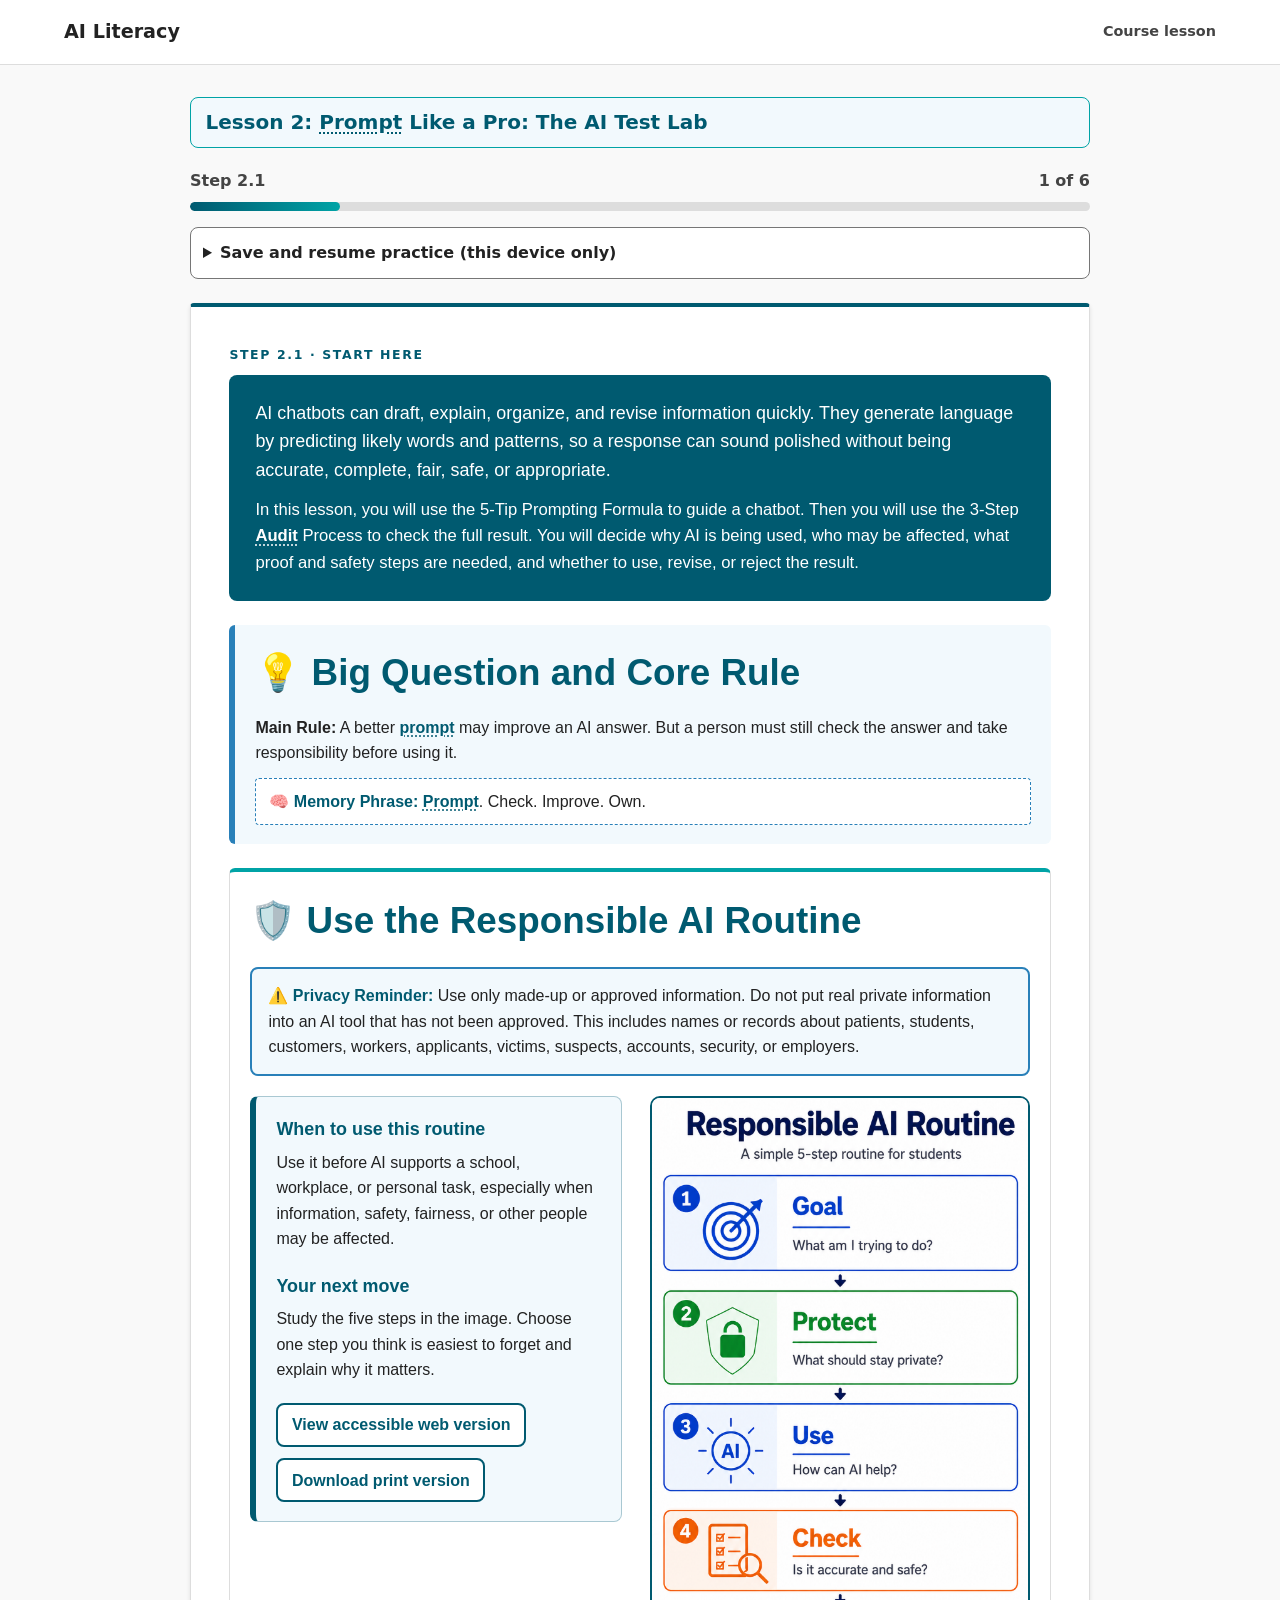
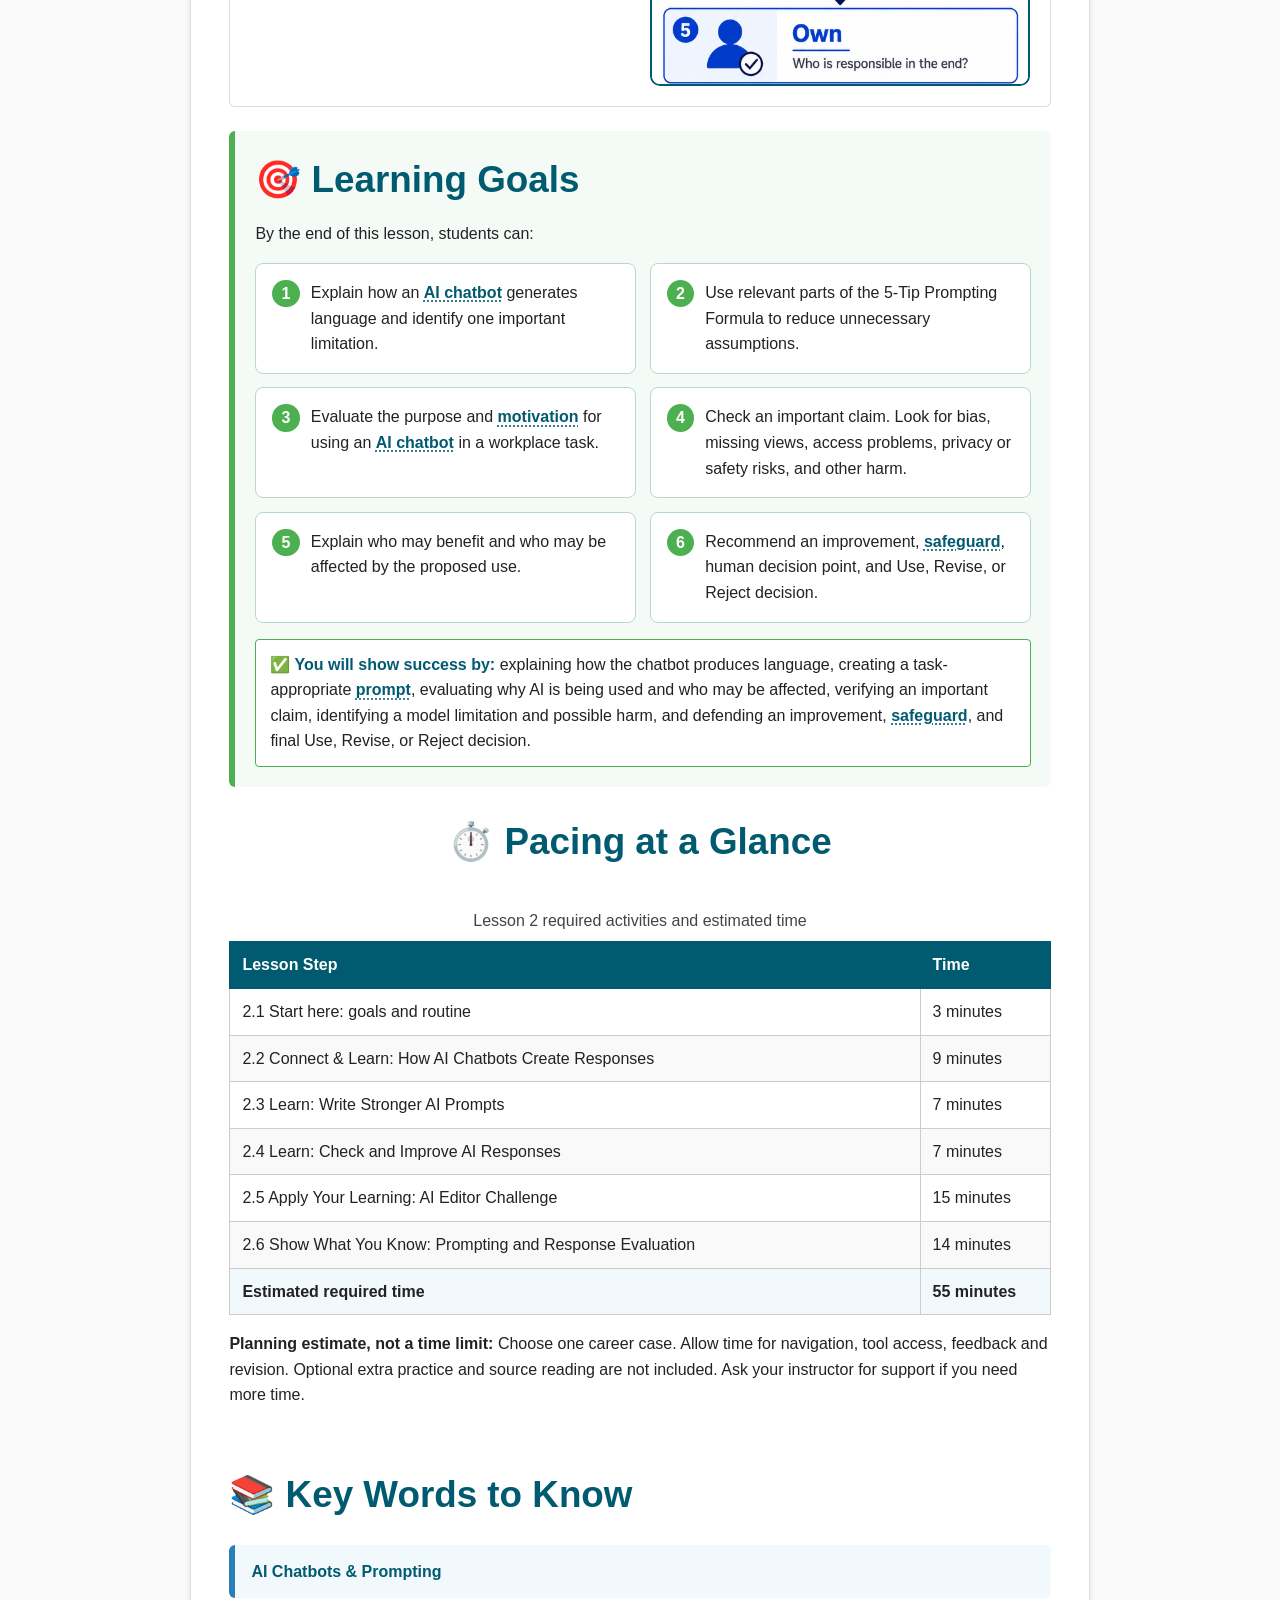
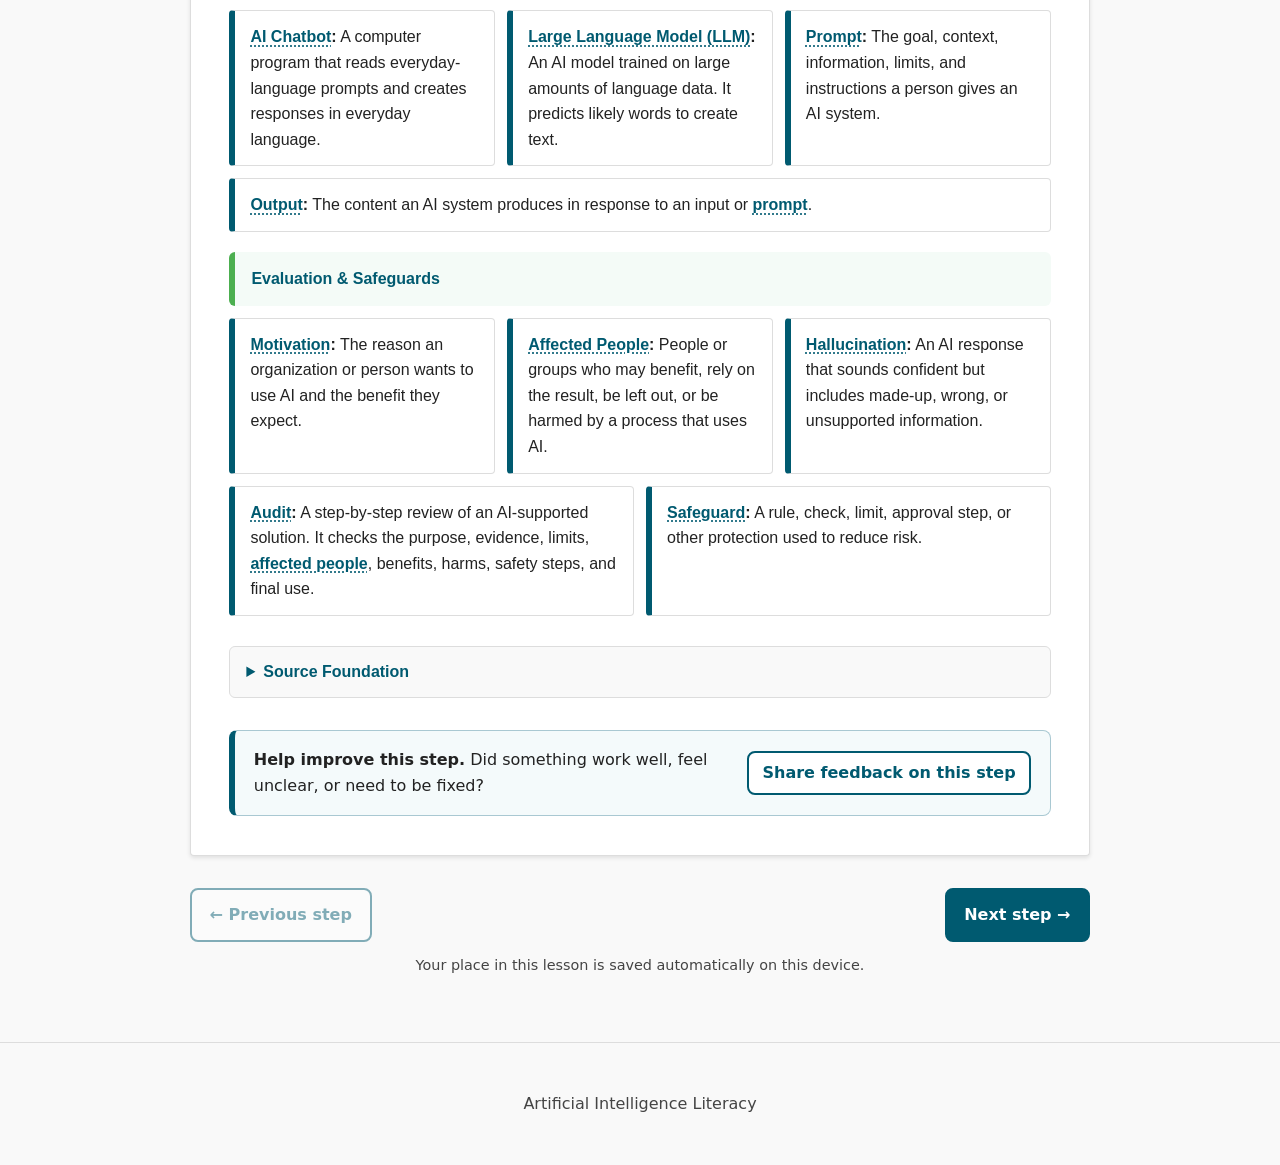
<file: lessons/lesson-2.html>
<!doctype html>
<html lang="en"><head><meta charset="utf-8"><meta name="viewport" content="width=device-width,initial-scale=1">
<title>Lesson 2: Prompt Like a Pro: The AI Test Lab | AI Literacy</title><link rel="stylesheet" href="../assets/styles.css?v=20260811-program-scenarios"><link rel="preload" as="image" href="../assets/media/Responsible_AI_Routine_Web_Mobile_1200px.png" fetchpriority="low"><link rel="preload" as="image" href="../assets/media/M01_5TipPromptFormula_v1.png" fetchpriority="low"><link rel="preload" as="image" href="../assets/media/M01_3StepAuditProcess_v1.png" fetchpriority="low"></head>
<body data-lesson="2"><a class="skip-link" href="#main">Skip to lesson content</a>
<header class="site-header classroom-header"><span class="brand">AI Literacy</span><span class="classroom-label">Course lesson</span></header>
<main id="main"><div class="lesson-hero"><h1 class="lesson-identity">Lesson 2: <button class="vocab-link" type="button" data-term="Prompt" data-definition="The goal, context, information, limits, and instructions a person gives an AI system.">Prompt</button> Like a Pro: The AI Test Lab</h1>
<div class="step-progress" aria-label="Lesson progress"><div class="progress-text"><span id="step-status">Step 2.1</span><span id="step-count">1 of 6</span></div><div class="progress" role="progressbar" aria-labelledby="step-status" aria-valuemin="1" aria-valuemax="6" aria-valuenow="1" aria-valuetext="Step 1 of 6"><span style="width:16.67%"></span></div></div></div>
<div class="stepper" data-total-steps="6"><section class="lesson-step overview" id="step-2-1" data-step-label="2.1"><p class="eyebrow">Step 2.1 · Start here</p>
<div style="font-family: -apple-system, BlinkMacSystemFont, 'Segoe UI', Roboto, Helvetica, Arial, sans-serif; line-height: 1.6; color: #222222; max-width: 100%;">
<div style="background-color: #005a70; color: #ffffff; padding: 24px 26px; border-radius: 8px; margin-bottom: 24px;">
<p style="margin: 0 0 12px 0; color: #ffffff; font-size: 1.12em;">AI chatbots can draft, explain, organize, and revise information quickly. They generate language by predicting likely words and patterns, so a response can sound polished without being accurate, complete, fair, safe, or appropriate.</p>
<p style="margin: 0; color: #ffffff; font-size: 1.04em;">In this lesson, you will use the 5-Tip Prompting Formula to guide a chatbot. Then you will use the 3-Step <button class="vocab-link" type="button" data-term="Audit" data-definition="A step-by-step review of an AI-supported solution. It checks the purpose, evidence, limits, affected people, benefits, harms, safety steps, and final use.">Audit</button> Process to check the full result. You will decide why AI is being used, who may be affected, what proof and safety steps are needed, and whether to use, revise, or reject the result.</p>
</div>
<div style="background-color: #f2f9fd; border-left: 6px solid #2980B9; padding: 19px 20px; border-radius: 6px; margin-bottom: 24px;">
<h2 style="color: #005a70; margin: 0 0 12px 0; font-size: 1.3em;">💡 Big Question and Core Rule</h2>
<p style="margin: 0 0 12px 0;"><strong>Main Rule:</strong> A better <button class="vocab-link" type="button" data-term="prompt" data-definition="The goal, context, information, limits, and instructions a person gives an AI system.">prompt</button> may improve an AI answer. But a person must still check the answer and take responsibility before using it.</p>
<div style="background-color: #ffffff; border-radius: 4px; padding: 10px 13px; border: 1px dashed #2980b9;"><strong style="color: #005a70;">🧠 Memory Phrase:</strong> <button class="vocab-link" type="button" data-term="Prompt" data-definition="The goal, context, information, limits, and instructions a person gives an AI system.">Prompt</button>. Check. Improve. Own.</div>
</div>
<div style="border-width: 4px 1px 1px; border-style: solid; border-color: #00a3a6 #dddddd #dddddd; padding: 20px; border-radius: 6px; margin-bottom: 24px; background-color: #ffffff;">
<h2 style="color: #005a70; margin: 0 0 10px 0; font-size: 1.3em;">🛡️ Use the Responsible AI Routine</h2>

<div style="background-color: #f2f9fd; padding: 14px 16px; border-radius: 8px; margin: 16px 0px; border: 2px solid #2980b9;">
<p style="margin: 0; color: #222222;"><strong style="color: #005a70;">⚠️ Privacy Reminder:</strong> Use only made-up or approved information. Do not put real private information into an AI tool that has not been approved. This includes names or records about patients, students, customers, workers, applicants, victims, suspects, accounts, security, or employers.</p>
</div>
<div class="routine-overview-grid"><div class="routine-overview-guidance"><h3>When to use this routine</h3><p>Use it before AI supports a school, workplace, or personal task, especially when information, safety, fairness, or other people may be affected.</p><h3>Your next move</h3><p>Study the five steps in the image. Choose one step you think is easiest to forget and explain why it matters.</p><div class="routine-resource-buttons"><a href="https://drive.google.com/file/d/1ZU5oKUOuZtzy2pleGarrKHy60p8J_RS2/view?usp=drivesdk" target="_blank" rel="noopener">View accessible web version</a><a href="https://drive.google.com/file/d/1P82VigGCzn5qVHIDCmn2E0EmWflxOZiR/view?usp=drivesdk" target="_blank" rel="noopener">Download print version</a></div></div><div class="routine-intro-visual"><button class="image-zoom" type="button" aria-label="Enlarge image: Responsible AI Routine: 1 Goal—What am I trying to do? 2 Protect—What should stay private? 3 Use—How can AI help? 4 Chec"><img style="width: 100%; max-width: 1400px; height: auto; display: block; margin: 0 auto; border-radius: 6px;" src="../assets/media/Responsible_AI_Routine_Web_Mobile_1200px.png" alt="Responsible AI Routine: 1 Goal—What am I trying to do? 2 Protect—What should stay private? 3 Use—How can AI help? 4 Check—Is it accurate and safe? 5 Own—Who is responsible in the end?" loading="eager" decoding="async"></button></div></div>
</div>
<div style="background-color: #f4fbf7; border-left: 6px solid #4CAF50; padding: 20px; border-radius: 6px; margin-bottom: 24px;">
<h2 class="objectives-heading" style="color: #005a70; margin: 0 0 12px 0; font-size: 1.3em;">🎯 Learning Goals</h2>
<p style="margin: 0 0 9px 0;">By the end of this lesson, students can:</p>
<ul class="objective-cards" style="margin: 0 0 15px 0; padding-left: 22px;">
<li>Explain how an <button class="vocab-link" type="button" data-term="AI chatbot" data-definition="A computer program that reads everyday-language prompts and creates responses in everyday language.">AI chatbot</button> generates language and identify one important limitation.</li>
<li>Use relevant parts of the 5-Tip Prompting Formula to reduce unnecessary assumptions.</li>
<li>Evaluate the purpose and <button class="vocab-link" type="button" data-term="motivation" data-definition="The reason an organization or person wants to use AI and the benefit they expect.">motivation</button> for using an <button class="vocab-link" type="button" data-term="AI chatbot" data-definition="A computer program that reads everyday-language prompts and creates responses in everyday language.">AI chatbot</button> in a workplace task.</li>
<li>Check an important claim. Look for bias, missing views, access problems, privacy or safety risks, and other harm.</li>
<li>Explain who may benefit and who may be affected by the proposed use.</li>
<li>Recommend an improvement, <button class="vocab-link" type="button" data-term="safeguard" data-definition="A rule, check, limit, approval step, or other protection used to reduce risk.">safeguard</button>, human decision point, and Use, Revise, or Reject decision.</li>
</ul>
<div style="background-color: #ffffff; padding: 12px 14px; border-radius: 4px; border: 1px solid #4caf50;"><strong style="color: #005a70;">✅ You will show success by:</strong> explaining how the chatbot produces language, creating a task-appropriate <button class="vocab-link" type="button" data-term="prompt" data-definition="The goal, context, information, limits, and instructions a person gives an AI system.">prompt</button>, evaluating why AI is being used and who may be affected, verifying an important claim, identifying a model limitation and possible harm, and defending an improvement, <button class="vocab-link" type="button" data-term="safeguard" data-definition="A rule, check, limit, approval step, or other protection used to reduce risk.">safeguard</button>, and final Use, Revise, or Reject decision.</div>
</div>
<h2 class="pacing-heading" style="color: #005a70; border-bottom: 2px solid #00A3A6; padding-bottom: 6px; margin: 26px 0 14px 0; font-size: 1.35em;">⏱️ Pacing at a Glance</h2>
<div style="overflow-x: auto; margin-bottom: 24px;">
<div class="table-scroll" role="region" aria-label="Lesson 2 required activities and estimated time" tabindex="0"><table style="width: 100%; border-collapse: collapse; min-width: 520px;"><caption style="text-align: left; margin-bottom: 8px; color: #444444;">Lesson 2 required activities and estimated time</caption>
<thead>
<tr style="background-color: #005a70; color: #ffffff;">
<th style="padding: 10px 12px; text-align: left; border: 1px solid #005a70;" scope="col">Lesson Step</th>
<th style="padding: 10px 12px; text-align: left; width: 130px; border: 1px solid #005a70;" scope="col">Time</th>
</tr>
</thead>
<tbody>
<tr style="background:#fff"><td style="padding:10px 12px;border:1px solid #ccc">2.1 Start here: goals and routine</td><td style="padding:10px 12px;border:1px solid #ccc">3 minutes</td></tr>
<tr style="background:#f9f9f9"><td style="padding:10px 12px;border:1px solid #ccc">2.2 Connect &amp; Learn: How AI Chatbots Create Responses</td><td style="padding:10px 12px;border:1px solid #ccc">9 minutes</td></tr>
<tr style="background:#fff"><td style="padding:10px 12px;border:1px solid #ccc">2.3 Learn: Write Stronger AI Prompts</td><td style="padding:10px 12px;border:1px solid #ccc">7 minutes</td></tr>
<tr style="background:#f9f9f9"><td style="padding:10px 12px;border:1px solid #ccc">2.4 Learn: Check and Improve AI Responses</td><td style="padding:10px 12px;border:1px solid #ccc">7 minutes</td></tr>
<tr style="background:#fff"><td style="padding:10px 12px;border:1px solid #ccc">2.5 Apply Your Learning: AI Editor Challenge</td><td style="padding:10px 12px;border:1px solid #ccc">15 minutes</td></tr>
<tr style="background:#f9f9f9"><td style="padding:10px 12px;border:1px solid #ccc">2.6 Show What You Know: Prompting and Response Evaluation</td><td style="padding:10px 12px;border:1px solid #ccc">14 minutes</td></tr><tr style="background:#f2f9fd"><td style="padding:10px 12px;border:1px solid #ccc"><strong>Estimated required time</strong></td><td style="padding:10px 12px;border:1px solid #ccc"><strong>55 minutes</strong></td></tr>
</tbody>
</table><p class="pacing-note"><strong>Planning estimate, not a time limit:</strong> Choose one career case. Allow time for navigation, tool access, feedback and revision. Optional extra practice and source reading are not included. Ask your instructor for support if you need more time.</p></div>
</div>
<h2 style="color: #005a70; border-bottom: 2px solid #00A3A6; padding-bottom: 6px; margin: 26px 0 14px 0; font-size: 1.35em;">📚 Key Words to Know</h2>
<div style="background-color: #f2f9fd; border-left: 6px solid #2980B9; padding: 14px 16px; border-radius: 6px; margin: 0 0 12px 0;"><strong style="color: #005a70;">AI Chatbots & Prompting</strong></div>
<div style="display: flex; flex-wrap: wrap; gap: 12px; margin-bottom: 20px;">
<div style="flex: 1 1 250px; border-width: 1px 1px 1px 6px; border-style: solid; border-color: #dddddd #dddddd #dddddd #005a70; padding: 13px 15px; border-radius: 4px;"><strong><button class="vocab-link" type="button" data-term="AI Chatbot" data-definition="A computer program that reads everyday-language prompts and creates responses in everyday language.">AI Chatbot</button>:</strong> A computer program that reads everyday-language prompts and creates responses in everyday language.</div>
<div style="flex: 1 1 250px; border-width: 1px 1px 1px 6px; border-style: solid; border-color: #dddddd #dddddd #dddddd #005a70; padding: 13px 15px; border-radius: 4px;"><strong><button class="vocab-link" type="button" data-term="Large Language Model (LLM)" data-definition="An AI model trained on large amounts of language data. It predicts likely words to create text.">Large Language Model (LLM)</button>:</strong> An AI model trained on large amounts of language data. It predicts likely words to create text.</div>
<div style="flex: 1 1 250px; border-width: 1px 1px 1px 6px; border-style: solid; border-color: #dddddd #dddddd #dddddd #005a70; padding: 13px 15px; border-radius: 4px;"><strong><button class="vocab-link" type="button" data-term="Prompt" data-definition="The goal, context, information, limits, and instructions a person gives an AI system.">Prompt</button>:</strong> The goal, context, information, limits, and instructions a person gives an AI system.</div>
<div style="flex: 1 1 250px; border-width: 1px 1px 1px 6px; border-style: solid; border-color: #dddddd #dddddd #dddddd #005a70; padding: 13px 15px; border-radius: 4px;"><strong><button class="vocab-link" type="button" data-term="Output" data-definition="The content an AI system produces in response to an input or prompt.">Output</button>:</strong> The content an AI system produces in response to an input or <button class="vocab-link" type="button" data-term="prompt" data-definition="The goal, context, information, limits, and instructions a person gives an AI system.">prompt</button>.</div>
</div>
<div style="background-color: #f4fbf7; border-left: 6px solid #4CAF50; padding: 14px 16px; border-radius: 6px; margin: 0 0 12px 0;"><strong style="color: #005a70;">Evaluation & Safeguards</strong></div>
<div style="display: flex; flex-wrap: wrap; gap: 12px; margin-bottom: 22px;">
<div style="flex: 1 1 250px; border-width: 1px 1px 1px 6px; border-style: solid; border-color: #dddddd #dddddd #dddddd #005a70; padding: 13px 15px; border-radius: 4px;"><strong><button class="vocab-link" type="button" data-term="Motivation" data-definition="The reason an organization or person wants to use AI and the benefit they expect.">Motivation</button>:</strong> The reason an organization or person wants to use AI and the benefit they expect.</div>
<div style="flex: 1 1 250px; border-width: 1px 1px 1px 6px; border-style: solid; border-color: #dddddd #dddddd #dddddd #005a70; padding: 13px 15px; border-radius: 4px;"><strong><button class="vocab-link" type="button" data-term="Affected People" data-definition="People or groups who may benefit, rely on the result, be left out, or be harmed by a process that uses AI.">Affected People</button>:</strong> People or groups who may benefit, rely on the result, be left out, or be harmed by a process that uses AI.</div>
<div style="flex: 1 1 250px; border-width: 1px 1px 1px 6px; border-style: solid; border-color: #dddddd #dddddd #dddddd #005a70; padding: 13px 15px; border-radius: 4px;"><strong><button class="vocab-link" type="button" data-term="Hallucination" data-definition="An AI response that sounds confident but includes made-up, wrong, or unsupported information.">Hallucination</button>:</strong> An AI response that sounds confident but includes made-up, wrong, or unsupported information.</div>
<div style="flex: 1 1 250px; border-width: 1px 1px 1px 6px; border-style: solid; border-color: #dddddd #dddddd #dddddd #005a70; padding: 13px 15px; border-radius: 4px;"><strong><button class="vocab-link" type="button" data-term="Audit" data-definition="A step-by-step review of an AI-supported solution. It checks the purpose, evidence, limits, affected people, benefits, harms, safety steps, and final use.">Audit</button>:</strong> A step-by-step review of an AI-supported solution. It checks the purpose, evidence, limits, <button class="vocab-link" type="button" data-term="affected people" data-definition="People or groups who may benefit, rely on the result, be left out, or be harmed by a process that uses AI.">affected people</button>, benefits, harms, safety steps, and final use.</div>
<div style="flex: 1 1 250px; border-width: 1px 1px 1px 6px; border-style: solid; border-color: #dddddd #dddddd #dddddd #005a70; padding: 13px 15px; border-radius: 4px;"><strong><button class="vocab-link" type="button" data-term="Safeguard" data-definition="A rule, check, limit, approval step, or other protection used to reduce risk.">Safeguard</button>:</strong> A rule, check, limit, approval step, or other protection used to reduce risk.</div>
</div>

  <div style="margin-top: 30px; margin-bottom: 20px;">
    <details class="source-foundation" style="background-color: #f9f9f9; border: 1px solid #dddddd; border-radius: 6px; padding: 12px 16px; cursor: pointer;">
      <summary>Source Foundation</summary>
      <div style="margin-top: 12px; padding-top: 12px; border-top: 1px solid #e5e5e5; font-size: 0.95em; color: #333333;">


        <ul style="margin: 0; padding-left: 20px; line-height: 1.5;">
          <li style="margin-bottom: 6px;">
            <a style="color: #005a70; text-decoration: underline;" href="https://michiganvirtual.org/ai/literacy" target="_blank">Michigan Virtual AI Literacy Resources</a></li>
          <li style="margin-bottom: 6px;">
            <a style="color: #005a70; text-decoration: underline;" href="https://www.michigan.gov/mde/services/academic-standards/educational-technology/artificial-intelligence" target="_blank">Michigan K–12 AI Learning Alignment Framework</a></li>
          <li>
            <a style="color: #005a70; text-decoration: underline;" href="https://doi.org/10.6028/NIST.CSWP.10" target="_blank">NIST Privacy Framework 1.0</a></li>
        </ul>
      </div>
    </details>
  </div>
</div>
<aside class="lesson-feedback" aria-label="Feedback for this lesson step"><p><strong>Help improve this step.</strong> Did something work well, feel unclear, or need to be fixed?</p><a class="lesson-feedback-link" href="https://docs.google.com/forms/d/e/1FAIpQLSdSzdOE6ONsmktbDhx8tdDnaN6dhNoUTnA3qFYDOVGzdjkrqA/viewform?usp=pp_url&amp;entry.1955824508=Lesson+2%2C+Step+2.1%3A+%F0%9F%92%A1+Big+Question+and+Core+Rule" target="_blank" rel="noopener">Share feedback on this step <span class="sr-only">(opens feedback form in a new tab)</span></a></aside></section><section class="lesson-step" id="step-2-2" data-step-label="2.2" hidden><p class="eyebrow">Step 2.2 · Learn and check</p><h2>Connect &amp; Learn: How AI Chatbots Create Responses</h2><div style="font-family: -apple-system, BlinkMacSystemFont, 'Segoe UI', Roboto, Helvetica, Arial, sans-serif; line-height: 1.6; color: #222222; max-width: 100%;">
<div style="display: inline-block; border: 1px solid #00A3A6; background-color: #ffffff; color: #005a70; padding: 6px 11px; border-radius: 999px; margin: 0 0 18px 0; font-size: 0.95em;"><strong>Estimated time:</strong> 9 minutes</div>
<div style="border: 1px solid #005a70; background-color: #f0f7f9; padding: 10px 14px; border-radius: 6px; margin: 0 0 16px 0; font-size: 0.95em; color: #005a70;"><strong>Responsible AI Routine:</strong> Goal → Protect → Use → Check → Own</div>
<h3 style="color: #005a70; margin-top: 0; margin-bottom: 12px; font-size: 1.3em;">🔍 Connect: Comparing Instructions</h3>
<p style="margin: 0 0 12px 0;">Compare these two instructions given to an <button class="vocab-link" type="button" data-term="AI chatbot" data-definition="A computer program that reads everyday-language prompts and creates responses in everyday language.">AI chatbot</button>:</p>
<div style="display: flex; flex-wrap: wrap; margin-bottom: 16px;">
<div style="flex: 1; min-width: 260px; background-color: #fff8f8; border: 1px solid #e74c3c; border-top: 4px solid #c0392b; border-radius: 6px; padding: 14px 16px;"><span style="display: inline-block; background-color: #c0392b; color: #ffffff; font-weight: bold; font-size: 0.8em; padding: 2px 8px; border-radius: 4px; text-transform: uppercase; margin-bottom: 8px;"> Vague Instruction </span>
<p style="margin: 0; font-style: italic; color: #2c3e50; font-size: 1.05em;">“Make a checklist.”</p>
</div>
<div style="flex: 1; min-width: 260px; background-color: #f4fdf8; border: 1px solid #27ae60; border-top: 4px solid #27ae60; border-radius: 6px; padding: 14px 16px;"><span style="display: inline-block; background-color: #27ae60; color: #2e0303ff; font-weight: bold; font-size: 0.8em; padding: 2px 8px; border-radius: 4px; text-transform: uppercase; margin-bottom: 8px;"> Stronger Instruction </span>
<p style="margin: 0; font-style: italic; color: #2c3e50; font-size: 1.05em;">“Make a five-step tire inspection checklist for a new automotive student. Use a numbered list and add one safety reminder. Before you finish, ask what type of vehicle the student will inspect.”</p>
</div>
</div>
<section class="reflection-questions"><h3>💬 Respond: Reflection Questions</h3>

<div style="padding-top: 12px;">
<ul style="margin: 0; padding-left: 20px; color: #222222; font-size: 1em;">
<li style="margin-bottom: 6px;">What makes the second instruction more useful?</li>
<li style="margin-bottom: 6px;">What assumptions may still remain?</li>
<li style="margin-bottom: 0;">What must a qualified person verify before the checklist is used?</li>
</ul>
</div>
</section>
<div style="border: 2px solid #2980B9; background-color: #f2f9fd; padding: 14px 16px; border-radius: 8px; margin: 20px 0 12px 0;">
<p style="margin: 0; color: #222222;"><strong style="color: #005a70;">▶️ Your next move:</strong> Watch for how a chatbot uses a <button class="vocab-link" type="button" data-term="prompt" data-definition="The goal, context, information, limits, and instructions a person gives an AI system.">prompt</button> to produce a response.</p>
</div>
<p style="margin: 4px 0 8px 0; font-size: 0.9em; color: #555555; font-style: italic;">This video may display YouTube ads.</p>
<div style="position: relative; padding-bottom: 56.25%; height: 0; overflow: hidden; max-width: 100%; border-radius: 6px; border: 1px solid #dddddd; background-color: #000000; margin: 8px 0;"><iframe style="position: absolute; width: 100%; height: 100%; border: 0;" title="AI Literacy: What is an AI Chatbot?" src="https://www.youtube-nocookie.com/embed/BQosMFvT0aU?cc_load_policy=1" allowfullscreen="allowfullscreen" allow="accelerometer; autoplay; clipboard-write; encrypted-media; gyroscope; picture-in-picture; web-share"></iframe></div>
<div class="video-access"><a href="https://www.youtube.com/watch?v=BQosMFvT0aU&amp;cc_load_policy=1" target="_blank" rel="noopener">Watch with English captions</a> | <a href="https://www.youtube.com/watch?v=lnde8dANViY" target="_blank" rel="noopener">Watch in Spanish</a> | <a href="https://www.youtube.com/watch?v=FXYe6CHTRLk" target="_blank" rel="noopener">Watch in Arabic</a></div>
<div style="border: 2px solid #2980B9; background-color: #f2f9fd; padding: 14px 16px; border-radius: 8px; margin: 20px 0 16px 0;">
<p style="margin: 0; color: #222222;"><strong style="color: #005a70;">📖 Your next move:</strong> Read the short excerpt below. Focus on the ideas you will use in the questions.</p>
</div>
<div style="background-color: #f8f9fa; border: 1px solid #dddddd; border-left: 4px solid #005a70; border-radius: 4px; padding: 16px; margin-bottom: 16px;">
<p style="margin-top: 0; margin-bottom: 12px;">Many AI chatbots use a <strong><button class="vocab-link" type="button" data-term="Large Language Model (LLM)" data-definition="An AI model trained on large amounts of language data. It predicts likely words to create text.">Large Language Model (LLM)</button></strong>. During training, an LLM studies patterns in large amounts of language data. When a person enters a <button class="vocab-link" type="button" data-term="prompt" data-definition="The goal, context, information, limits, and instructions a person gives an AI system.">prompt</button>, the model predicts likely words or word parts to build a response.</p>
<p style="margin: 0;">This process can create clear drafts, explanations, and revisions. However, a clear response is not always correct, fair, or safe. It may include made-up claims, miss important details, or work better for some users than others. A qualified person must still check the result.</p>
</div>
<details style="border: 1px solid #dddddd; border-top: 4px solid #005a70; border-radius: 6px; padding: 12px 16px; background-color: #ffffff; margin-bottom: 20px;">
<summary style="cursor: pointer; color: #005a70; font-size: 1.15em; font-weight: bold; outline-offset: 4px;">⚖️ Ethical Evaluation Lens</summary>
<div style="padding-top: 12px;">
<p style="margin-top: 0; margin-bottom: 10px;">Before approving a chatbot-supported task, ask:</p>
<ul style="margin: 0; padding-left: 20px;">
<li style="margin-bottom: 8px;"><strong>Purpose and reason:</strong> What problem needs to be solved? Why is AI being considered, and what benefit is expected?</li>
<li style="margin-bottom: 8px;"><strong>Task limits:</strong> What may the chatbot help with? What should it never decide or do?</li>
<li style="margin-bottom: 8px;"><strong>Affected people:</strong> Who may benefit or rely on the response? Who could be left out or harmed if it is wrong?</li>
<li style="margin-bottom: 0;"><strong>Evidence and responsibility:</strong> What must be checked? Who has the authority to decide, and what safety step is needed?</li>
</ul>
</div>
</details>

</div><div class="check-next-move" style="border: 2px solid #2980B9; background-color: #F2F9FD; padding: 14px 16px; border-radius: 8px; margin: 18px 0 12px 0;"><p style="margin: 0; color: #222222;"><strong style="color: #005A70;">✅ Your next move:</strong> Complete the checks for understanding below. Use the feedback to review your answer before continuing.</p></div><div class="question-set"><article class="question" data-question-id="2.2.1" data-question-type="multiple_choice_question" data-correct="[&quot;C&quot;]" data-feedback-correct="Many current chatbots use large language models trained to predict likely language patterns." data-feedback-incorrect="Focus on the technology that generates new text from learned language patterns."><h3>Check 1</h3><p>What helps many AI chatbots create natural-sounding text?</p><div class="choices"><label><input type="radio" name="2.2.1" value="A"> <span>A search engine that returns one saved page</span></label><label><input type="radio" name="2.2.1" value="B"> <span>A voice library with recorded sentences</span></label><label><input type="radio" name="2.2.1" value="C"> <span>A large language model trained on text patterns</span></label><label><input type="radio" name="2.2.1" value="D"> <span>A spreadsheet that joins stored words</span></label></div><button class="check-answer" type="button">Check answer</button><div class="feedback" role="status" hidden><p>Many current chatbots use large language models trained to predict likely language patterns.</p></div></article><article class="question" data-question-id="2.2.2" data-question-type="multiple_choice_question" data-correct="[&quot;A&quot;]" data-feedback-correct="A chatbot can produce polished language even when a claim is inaccurate, incomplete, or unsupported." data-feedback-incorrect="Fluency describes how the response sounds; it does not prove that the information is correct."><h3>Check 2</h3><p>Why should a fluent, confident chatbot response still be verified?</p><div class="choices"><label><input type="radio" name="2.2.2" value="A"> <span>The response may contain claims that sound likely but are inaccurate.</span></label><label><input type="radio" name="2.2.2" value="B"> <span>The response may use a tone that does not fit the audience.</span></label><label><input type="radio" name="2.2.2" value="C"> <span>The response may include more detail than the user requested.</span></label><label><input type="radio" name="2.2.2" value="D"> <span>The response may organize ideas differently from the original prompt.</span></label></div><button class="check-answer" type="button">Check answer</button><div class="feedback" role="status" hidden><p>A chatbot can produce polished language even when a claim is inaccurate, incomplete, or unsupported.</p></div></article><article class="question" data-question-id="2.2.3" data-question-type="multiple_answers_question" data-correct="[&quot;A&quot;, &quot;C&quot;, &quot;D&quot;]" data-feedback-correct="Teams should define the purpose, consider affected people, and keep appropriate decisions under human control." data-feedback-incorrect="Select the questions connected to purpose, impact, and human responsibility—not the tool’s appearance."><h3>Check 3</h3><p>Which questions should a workplace team answer before approving a chatbot-supported task? Choose all correct answers.</p><div class="choices"><label><input type="checkbox" name="2.2.3" value="A"> <span>What useful purpose should the chatbot support?</span></label><label><input type="checkbox" name="2.2.3" value="B"> <span>Which chatbot design looks most professional?</span></label><label><input type="checkbox" name="2.2.3" value="C"> <span>Who could be helped or harmed by its use?</span></label><label><input type="checkbox" name="2.2.3" value="D"> <span>Which decisions must remain human-led?</span></label></div><button class="check-answer" type="button">Check answer</button><div class="feedback" role="status" hidden><p>Teams should define the purpose, consider affected people, and keep appropriate decisions under human control.</p></div></article></div><aside class="lesson-feedback" aria-label="Feedback for this lesson step"><p><strong>Help improve this step.</strong> Did something work well, feel unclear, or need to be fixed?</p><a class="lesson-feedback-link" href="https://docs.google.com/forms/d/e/1FAIpQLSdSzdOE6ONsmktbDhx8tdDnaN6dhNoUTnA3qFYDOVGzdjkrqA/viewform?usp=pp_url&amp;entry.1955824508=Lesson+2%2C+Step+2.2%3A+Connect+%26+Learn%3A+How+AI+Chatbots+Create+Responses" target="_blank" rel="noopener">Share feedback on this step <span class="sr-only">(opens feedback form in a new tab)</span></a></aside></section><section class="lesson-step" id="step-2-3" data-step-label="2.3" hidden><p class="eyebrow">Step 2.3 · Learn and check</p><h2>Learn: Write Stronger AI Prompts</h2><div style="line-height: 1.6; color: #222222;">
<div style="background-color: #005a70; color: #ffffff; padding: 22px 25px; border-radius: 6px; margin-bottom: 25px;">
<p style="margin: 6px 0 0 0; color: #ffffff; font-style: italic;">Estimated time: 7 minutes</p>
</div>
<div style="border: 1px solid #00A3A6; border-left: 8px solid #005A70; padding: 14px 16px; margin-bottom: 20px; border-radius: 4px; background-color: #f9f9f9;"><strong style="color: #005a70;">Responsible AI Routine:</strong> <span> Goal → Protect → Use → Check → Own</span></div>
<div style="background-color: #ffffff; border: 1px solid #c7d1d6; border-radius: 6px; padding: 16px 20px; margin-bottom: 20px;">
<h3 style="color: #005a70; margin-top: 0; margin-bottom: 12px; font-size: 18px;">📖 Read: How to <button class="vocab-link" type="button" data-term="Prompt" data-definition="The goal, context, information, limits, and instructions a person gives an AI system.">Prompt</button> Like a Pro</h3>
<p style="margin-top: 0; margin-bottom: 12px; font-size: 14px;">AI is powerful, but it is only as good as the instructions it receives. A <strong><button class="vocab-link" type="button" data-term="prompt" data-definition="The goal, context, information, limits, and instructions a person gives an AI system.">prompt</button></strong> is a question or set of instructions that tells an <button class="vocab-link" type="button" data-term="AI chatbot" data-definition="A computer program that reads everyday-language prompts and creates responses in everyday language.">AI chatbot</button> what to do. Use these 5 techniques from the video to get better results:</p>
<ul style="margin-top: 0; margin-bottom: 12px; padding-left: 20px; font-size: 14px; list-style-type: disc;">
<li style="margin-bottom: 6px;"><strong>Be Specific:</strong> Include precise details so the AI can focus its answers on exactly what you need.</li>
<li style="margin-bottom: 6px;"><strong>Give it a Role:</strong> Assign a persona or perspective (e.g., <em>"Act as a marine biologist"</em> or <em>"Act as a high school student"</em>) to shape the tone and context.</li>
<li style="margin-bottom: 6px;"><strong>Define the <button class="vocab-link" type="button" data-term="Output" data-definition="The content an AI system produces in response to an input or prompt.">Output</button> Format:</strong> State clearly how you want the answer organized (e.g., <em>a list of 10 items, a single sentence, or a 2,000-word story</em>).</li>
<li style="margin-bottom: 6px;"><strong>Tell it to Ask You Questions:</strong> Instruct the AI to ask you clarifying questions first to gather details before giving its final answer.</li>
<li style="margin-bottom: 0;"><strong>Have a Conversation:</strong> Talk to the AI directly and clearly as you would with a friend. If your first attempt isn't perfect, keep the conversation going with follow-up instructions.</li>
</ul>
<div style="background-color: #f0f7f9; border-left: 4px solid #005a70; padding: 10px 12px; margin-top: 12px; border-radius: 2px;">
<p style="margin: 0; font-size: 13px; color: #005a70;">💡 <strong>Key Takeaway:</strong> Prompting takes thought and experimentation. Don't stress over your first <button class="vocab-link" type="button" data-term="prompt" data-definition="The goal, context, information, limits, and instructions a person gives an AI system.">prompt</button>—you can always refine the conversation as you go!</p>
</div>
</div>
<div style="border: 2px solid #2980B9; background-color: #f2f9fd; padding: 14px 16px; border-radius: 8px; margin: 16px 0;">
<p style="margin: 0; color: #222222;"><strong style="color: #005a70;">▶️ Your next move:</strong> Watch for one <button class="vocab-link" type="button" data-term="prompt" data-definition="The goal, context, information, limits, and instructions a person gives an AI system.">prompt</button> detail that makes an AI response more useful.</p>
</div>
<div style="position: relative; padding-bottom: 56.25%; height: 0; overflow: hidden; max-width: 100%; border-radius: 6px; border: 1px solid #dddddd; background-color: #000000; margin: 12px 0 8px 0;"><iframe style="position: absolute; width: 100%; height: 100%; border: 0;" title="AI Literacy: How to Write Good Prompts" src="https://www.youtube-nocookie.com/embed/IFoEcetEdVQ?cc_load_policy=1" allowfullscreen="allowfullscreen" allow="accelerometer; autoplay; clipboard-write; encrypted-media; gyroscope; picture-in-picture; web-share"></iframe></div>
<div class="video-access"><a href="https://docs.google.com/document/d/10OeD9GDiUXZtuEfeYVUFC_5-XFvJ_MUmaDmbyfwbVg8/edit" target="_blank" rel="noopener">English transcript</a> | <a href="https://www.youtube.com/watch?v=kPZzaguQWUo" target="_blank" rel="noopener">Watch in Spanish</a> | <a href="https://www.youtube.com/watch?v=SnNfHBjdfn0" target="_blank" rel="noopener">Watch in Arabic</a></div>
</div><figure class="instructional-figure"><button class="image-zoom" type="button" aria-label="Enlarge image: Five-tip prompting formula: Specificity, Role, Format, Interactive Questions, and Tone."><img src="../assets/media/M01_5TipPromptFormula_v1.png" alt="Five-tip prompting formula: Specificity, Role, Format, Interactive Questions, and Tone." loading="eager" decoding="async"></button><figcaption>Use this formula to choose the <button class="vocab-link" type="button" data-term="prompt" data-definition="The goal, context, information, limits, and instructions a person gives an AI system.">prompt</button> details that fit your goal; every <button class="vocab-link" type="button" data-term="prompt" data-definition="The goal, context, information, limits, and instructions a person gives an AI system.">prompt</button> does not need all five tips. Select the image to enlarge it.</figcaption></figure><p class="graphic-resource-links"><strong>Graphic formats:</strong> <a href="../assets/media/exports/Five_Tip_Prompting_Formula_Mobile_1200x675.png" target="_blank" rel="noopener">Open mobile version</a> · <a href="../assets/media/exports/Five_Tip_Prompting_Formula_Print_8.5x11.png" target="_blank" rel="noopener">Open print version</a></p><div class="check-next-move" style="border: 2px solid #2980B9; background-color: #F2F9FD; padding: 14px 16px; border-radius: 8px; margin: 18px 0 12px 0;"><p style="margin: 0; color: #222222;"><strong style="color: #005A70;">✅ Your next move:</strong> Complete the checks for understanding below. Use the feedback to review your answer before continuing.</p></div><div class="question-set"><article class="question" data-question-id="2.3.1" data-question-type="multiple_choice_question" data-correct="[&quot;D&quot;]" data-feedback-correct="Interactive Questions tell the chatbot to ask for important missing details before completing the task." data-feedback-incorrect="Choose the prompt that asks the user for needed information before the chatbot drafts the response."><h3>Check 1</h3><p>Which prompt uses the Interactive Questions tip?</p><div class="choices"><label><input type="radio" name="2.3.1" value="A"> <span>Assume the size and material before making the estimate.</span></label><label><input type="radio" name="2.3.1" value="B"> <span>List possible sizes and materials after making the estimate.</span></label><label><input type="radio" name="2.3.1" value="C"> <span>Explain why size and material matter after making the estimate.</span></label><label><input type="radio" name="2.3.1" value="D"> <span>Ask me for the size and material before making the estimate.</span></label></div><button class="check-answer" type="button">Check answer</button><div class="feedback" role="status" hidden><p>Interactive Questions tell the chatbot to ask for important missing details before completing the task.</p></div></article><article class="question" data-question-id="2.3.2" data-question-type="multiple_answers_question" data-correct="[&quot;A&quot;, &quot;C&quot;]" data-feedback-correct="The formula is a flexible guide. Select useful tips and continue to evaluate the response." data-feedback-incorrect="A strong prompt can reduce assumptions, but it does not require every tip or replace human review."><h3>Check 2</h3><p>Which statements describe appropriate use of the 5-Tip Prompting Formula? Select all that apply.</p><div class="choices"><label><input type="checkbox" name="2.3.2" value="A"> <span>Choose the tips that add useful details for the task.</span></label><label><input type="checkbox" name="2.3.2" value="B"> <span>Treat a detailed prompt as proof that the response is correct.</span></label><label><input type="checkbox" name="2.3.2" value="C"> <span>Use the formula as a flexible guide, not a fixed script.</span></label><label><input type="checkbox" name="2.3.2" value="D"> <span>Include every tip in every prompt, even when it adds no value.</span></label></div><button class="check-answer" type="button">Check answer</button><div class="feedback" role="status" hidden><p>The formula is a flexible guide. Select useful tips and continue to evaluate the response.</p></div></article><article class="question" data-question-id="2.3.3" data-question-type="multiple_choice_question" data-correct="[&quot;B&quot;]" data-feedback-correct="Refining a prompt changes the guidance for the current interaction; it does not retrain the model." data-feedback-incorrect="Prompt changes can improve an output, but they do not certify, permanently retrain, or guarantee the chatbot."><h3>Check 3</h3><p>What changes when a user refines a prompt?</p><div class="choices"><label><input type="radio" name="2.3.3" value="A"> <span>The revised prompt certifies the chatbot for professional work.</span></label><label><input type="radio" name="2.3.3" value="B"> <span>The revised prompt guides the current interaction or output.</span></label><label><input type="radio" name="2.3.3" value="C"> <span>The revised prompt changes the model for every future user.</span></label><label><input type="radio" name="2.3.3" value="D"> <span>The revised prompt guarantees every claim will be accurate.</span></label></div><button class="check-answer" type="button">Check answer</button><div class="feedback" role="status" hidden><p>Refining a prompt changes the guidance for the current interaction; it does not retrain the model.</p></div></article></div><aside class="lesson-feedback" aria-label="Feedback for this lesson step"><p><strong>Help improve this step.</strong> Did something work well, feel unclear, or need to be fixed?</p><a class="lesson-feedback-link" href="https://docs.google.com/forms/d/e/1FAIpQLSdSzdOE6ONsmktbDhx8tdDnaN6dhNoUTnA3qFYDOVGzdjkrqA/viewform?usp=pp_url&amp;entry.1955824508=Lesson+2%2C+Step+2.3%3A+Learn%3A+Write+Stronger+AI+Prompts" target="_blank" rel="noopener">Share feedback on this step <span class="sr-only">(opens feedback form in a new tab)</span></a></aside></section><section class="lesson-step" id="step-2-4" data-step-label="2.4" hidden><p class="eyebrow">Step 2.4 · Learn and check</p><h2>Learn: Check and Improve AI Responses</h2><div style="line-height: 1.6; color: #222222;">
<div style="background-color: #005a70; color: #ffffff; padding: 22px 25px; border-radius: 6px; margin-bottom: 25px;">
<p style="margin: 6px 0 0 0; color: #ffffff; font-style: italic;">Estimated time: 7 minutes</p>
</div>
<div style="border: 1px solid #00A3A6; border-left: 8px solid #005A70; padding: 14px 16px; margin-bottom: 20px; border-radius: 4px; background-color: #f9f9f9;"><strong style="color: #005a70;">Responsible AI Routine:</strong> <span> Goal → Protect → Use → Check → Own</span></div>
<div style="background-color: #ffffff; border: 1px solid #c7d1d6; border-radius: 6px; padding: 16px 20px; margin-bottom: 20px;">
<h3 style="color: #005a70; margin-top: 0; margin-bottom: 12px; font-size: 18px;">📖 Read: Check and Improve AI Responses</h3>
<p style="margin-top: 0; margin-bottom: 12px; font-size: 14px;">Getting great results from AI is rarely a one-step process. Just like human writers, AI chatbots rarely produce a perfect final draft on the first try. Use these key strategies to review and refine AI responses:</p>
<ul style="margin-top: 0; margin-bottom: 12px; padding-left: 20px; font-size: 14px; list-style-type: disc;">
<li style="margin-bottom: 6px;"><strong><button class="vocab-link" type="button" data-term="Audit" data-definition="A step-by-step review of an AI-supported solution. It checks the purpose, evidence, limits, affected people, benefits, harms, safety steps, and final use.">Audit</button> for Accuracy:</strong> Make sure the AI followed every direction. Check the facts with another trusted source because AI can make believable mistakes.</li>
<li style="margin-bottom: 6px;"><strong>Focus on what to do:</strong> Tell the AI what it should add, fix, or explain. Use clear and positive directions. For example, say <em>"Include examples with clear steps"</em> instead of <em>"Don't make it generic"</em>.</li>
<li style="margin-bottom: 6px;"><strong>Ask for Sources & Reasoning:</strong> Ask why the chatbot gave its answer and where the information came from. Then check its logic and facts.</li>
<li style="margin-bottom: 0;"><strong>Maintain Human Ownership:</strong> Revise and edit the <button class="vocab-link" type="button" data-term="output" data-definition="The content an AI system produces in response to an input or prompt.">output</button> so that it reflects your unique creativity and judgment. You are responsible for the quality and accuracy of the finished work.</li>
</ul>
<div style="background-color: #f0f7f9; border-left: 4px solid #005a70; padding: 10px 12px; margin-top: 12px; border-radius: 2px;">
<p style="margin: 0; font-size: 13px; color: #005a70;">💡 <strong>Key Takeaway:</strong> Working with AI takes thought and persistence. AI gives you a helpful starting point, but humans must always check, fix, and approve the final work!</p>
</div>
</div>
<div style="border: 2px solid #2980B9; background-color: #f2f9fd; padding: 14px 16px; border-radius: 8px; margin: 16px 0;">
<p style="margin: 0; color: #222222;"><strong style="color: #005a70;">▶️ Your next move:</strong> Watch for one way to improve a chatbot response after its first answer.</p>
</div>
<div style="position: relative; padding-bottom: 56.25%; height: 0; overflow: hidden; max-width: 100%; border-radius: 6px; border: 1px solid #dddddd; background-color: #000000; margin: 12px 0 8px 0;"><iframe style="position: absolute; width: 100%; height: 100%; border: 0;" title="AI Literacy: Refining Chatbot Results" src="https://www.youtube-nocookie.com/embed/lKsuxtGJSKA?cc_load_policy=1" allowfullscreen="allowfullscreen" allow="accelerometer; autoplay; clipboard-write; encrypted-media; gyroscope; picture-in-picture; web-share"></iframe></div>
<div class="video-access"><a href="https://www.youtube.com/watch?v=lKsuxtGJSKA&amp;cc_load_policy=1" target="_blank" rel="noopener">Watch with English captions</a> | <a href="https://www.youtube.com/watch?v=kir2InOp_mA" target="_blank" rel="noopener">Watch in Spanish</a> | <a href="https://www.youtube.com/watch?v=VOvIY_9S1LY" target="_blank" rel="noopener">Watch in Arabic</a></div>
</div><figure class="instructional-figure"><button class="image-zoom" type="button" aria-label="Enlarge image: Three-step AI response audit: Check Facts, Find Gaps, and Ask Again."><img src="../assets/media/M01_3StepAuditProcess_v1.png" alt="Three-step AI response audit: Check Facts, Find Gaps, and Ask Again." loading="eager" decoding="async"></button><figcaption>Use this three-step process to check an AI response and improve what is missing or incorrect. Select the image to enlarge it.</figcaption></figure><p class="graphic-resource-links"><strong>Graphic formats:</strong> <a href="../assets/media/exports/Three_Step_Audit_Process_Mobile_1200x675.png" target="_blank" rel="noopener">Open mobile version</a> · <a href="../assets/media/exports/Three_Step_Audit_Process_Print_8.5x11.png" target="_blank" rel="noopener">Open print version</a></p><div class="check-next-move" style="border: 2px solid #2980B9; background-color: #F2F9FD; padding: 14px 16px; border-radius: 8px; margin: 18px 0 12px 0;"><p style="margin: 0; color: #222222;"><strong style="color: #005A70;">✅ Your next move:</strong> Complete the checks for understanding below. Use the feedback to review your answer before continuing.</p></div><div class="question-set"><article class="question" data-question-id="2.4.1" data-question-type="multiple_answers_question" data-correct="[&quot;A&quot;, &quot;D&quot;]" data-feedback-correct="Use current approved documents and qualified guidance to check important claims." data-feedback-incorrect="Confidence, tone, and first impressions are not evidence. Use approved sources and qualified knowledge."><h3>Check 1</h3><p>Which sources can verify an important AI claim? Choose all correct answers.</p><div class="choices"><label><input type="checkbox" name="2.4.1" value="A"> <span>Current approved workplace documents</span></label><label><input type="checkbox" name="2.4.1" value="B"> <span>A coworker’s first impression</span></label><label><input type="checkbox" name="2.4.1" value="C"> <span>The chatbot’s confidence and tone</span></label><label><input type="checkbox" name="2.4.1" value="D"> <span>An authorized professional</span></label></div><button class="check-answer" type="button">Check answer</button><div class="feedback" role="status" hidden><p>Use current approved documents and qualified guidance to check important claims.</p></div></article><article class="question" data-question-id="2.4.2" data-question-type="multiple_choice_question" data-correct="[&quot;C&quot;]" data-feedback-correct="Uneven language performance can limit access and create unequal outcomes for users." data-feedback-incorrect="Consider whether the system provides comparable access and service across the languages it claims to support."><h3>Check 2</h3><p>A public chatbot works well in English but poorly in other languages. What should reviewers identify?</p><div class="choices"><label><input type="radio" name="2.4.2" value="A"> <span>A display issue that changes how answers look</span></label><label><input type="radio" name="2.4.2" value="B"> <span>A speed benefit that makes the service faster</span></label><label><input type="radio" name="2.4.2" value="C"> <span>A language-access gap that may cause unequal service</span></label><label><input type="radio" name="2.4.2" value="D"> <span>A user choice that does not change service quality</span></label></div><button class="check-answer" type="button">Check answer</button><div class="feedback" role="status" hidden><p>Uneven language performance can limit access and create unequal outcomes for users.</p></div></article><article class="question" data-question-id="2.4.3" data-question-type="multiple_answers_question" data-correct="[&quot;A&quot;, &quot;C&quot;]" data-feedback-correct="Qualified reviewers verify claims and have the authority to revise, stop, or reject unsafe work." data-feedback-incorrect="Silence and confidence are not evidence. Human reviewers must check claims and retain authority."><h3>Check 3</h3><p>Which tasks need a qualified human reviewer? Choose all correct answers.</p><div class="choices"><label><input type="checkbox" name="2.4.3" value="A"> <span>Verify important claims and requirements.</span></label><label><input type="checkbox" name="2.4.3" value="B"> <span>Approve a response when no one reports a problem.</span></label><label><input type="checkbox" name="2.4.3" value="C"> <span>Revise, stop, or reject an unsafe response.</span></label><label><input type="checkbox" name="2.4.3" value="D"> <span>Accept a response when the chatbot sounds certain.</span></label></div><button class="check-answer" type="button">Check answer</button><div class="feedback" role="status" hidden><p>Qualified reviewers verify claims and have the authority to revise, stop, or reject unsafe work.</p></div></article></div><aside class="lesson-feedback" aria-label="Feedback for this lesson step"><p><strong>Help improve this step.</strong> Did something work well, feel unclear, or need to be fixed?</p><a class="lesson-feedback-link" href="https://docs.google.com/forms/d/e/1FAIpQLSdSzdOE6ONsmktbDhx8tdDnaN6dhNoUTnA3qFYDOVGzdjkrqA/viewform?usp=pp_url&amp;entry.1955824508=Lesson+2%2C+Step+2.4%3A+Learn%3A+Check+and+Improve+AI+Responses" target="_blank" rel="noopener">Share feedback on this step <span class="sr-only">(opens feedback form in a new tab)</span></a></aside></section><section class="lesson-step classroom-activity" id="step-2-5" data-step-label="2.5" hidden><p class="eyebrow">Step 2.5 · Practical application</p><h2>Apply Your Learning: AI Editor Challenge</h2>
<div style="padding: 20px; background-color: #ffffff; border-width: 4px 1px 1px; border-style: solid; border-color: #c7d1d6; border-radius: 4px; font-family: Arial, sans-serif; color: #2d2d2d; line-height: 1.6;">
<div style="display: inline-block; background-color: #005a70; color: #ffffff; font-size: 14px; padding: 6px 12px; border-radius: 4px; margin-bottom: 12px;">Lesson 2 — Practical Application</div>
<p style="margin-top: 0; margin-bottom: 20px; color: #555555; font-size: 14px; font-style: italic;">Estimated Time: About 15 minutes (4 prompt, 5 audit, 4 improve, 2 review)</p>
<div style="background-color: #f2f9fd; border: 2px solid #2980b9; border-radius: 8px; padding: 14px; margin-bottom: 16px;"><p style="margin-top: 0;"><strong>What you will do:</strong> Write a prompt, audit one sample AI response, and improve it.</p><p><strong>What you need:</strong> The worksheet, including its career practice bank and worked example.</p><p><strong>What you will submit:</strong> One worksheet with your prompt, audit, follow-up prompt and justified final decision.</p><p style="margin-bottom: 0;"><strong>Start here:</strong> Make a worksheet copy. Choose ONE career from the practice bank at the end. You do not need an outside AI tool.</p></div>
<div style="background-color: #005a70; color: #ffffff; padding: 16px; border-radius: 6px; margin-bottom: 16px;">
<p style="margin: 0; font-size: 15px; line-height: 1.5;">In this activity, you will step into the role of an AI editor. You will pick a job task, write a clear AI <button class="vocab-link" type="button" data-term="prompt" data-definition="The goal, context, information, limits, and instructions a person gives an AI system.">prompt</button>, review the AI’s answer, and decide what human steps are needed before using the finished work.</p>
</div>
<details style="background: #ffffff; border-radius: 4px; margin-bottom: 12px; padding: 12px; border: 1px solid #c7d1d6;">
<summary style="cursor: pointer; color: #005a70; font-size: 16px; outline-offset: 4px;">🔄 How the Process Works</summary>
<div style="padding-top: 12px;">
<ol style="margin: 0; padding-left: 20px; font-size: 14px; color: #2d2d2d;">
<li style="margin-bottom: 8px;"><strong>PROMPT</strong> — Give the AI clear, detailed instructions.</li>
<li style="margin-bottom: 8px;"><strong>AUDIT</strong> — Check for mistakes, missing facts, and privacy risks.</li>
<li style="margin-bottom: 0;"><strong>IMPROVE</strong> — Ask follow-up questions and use your own judgment to fix the response.</li>
</ol>
</div>
</details>
<div style="background-color: #e8f4f8; padding: 16px; margin-bottom: 16px; border-radius: 6px; border: 2px solid #005a70;">
<h3 style="color: #005a70; margin-top: 0; margin-bottom: 8px; font-size: 16px;">📄 Step 1: Open Your Worksheet</h3>
<p style="margin-top: 0; margin-bottom: 10px; font-size: 15px; color: #2d2d2d;">Make a copy of the <a style="color: #005a70; font-size: 16px; text-decoration: underline;" href="https://docs.google.com/document/d/1SR8Q02UUYaKEH5eP_TJ_2HlxKchvyYfXmRQ97ZvIRTc/copy" target="_blank">📥 AI Editor Challenge Worksheet</a> before starting.</p><p class="worksheet-fallback"><strong>Can't open the Google worksheet?</strong> <a href="../worksheets/lesson-2-5.txt" download>Download the same worksheet as text</a> or open the text file, copy its contents into your school-approved document, and submit as directed by your instructor. Choose one format only.</p>
<p style="margin: 0; font-size: 13px; color: #555555; font-style: italic;">⚠️ Privacy Warning: Use made-up information only. Never enter real names, personal data, or private records into an AI tool.</p>
</div>
<details style="background: #ffffff; border-radius: 4px; margin-bottom: 12px; padding: 12px; border: 1px solid #c7d1d6;">
<summary style="cursor: pointer; color: #005a70; font-size: 16px; outline-offset: 4px;">📋 What You Will Do</summary>
<div style="padding-top: 12px;">
<ol style="margin: 0; padding-left: 20px; font-size: 14px; color: #2d2d2d;">
<li style="margin-bottom: 8px;">Choose one career and task. Write your own prompt using at least three of the Five-Tip Formula tips (Stage 1).</li>
<li style="margin-bottom: 8px;">Read the fictional AI draft for your chosen career in the worksheet's practice bank. It is not a response to your own prompt; it contains an intentional gap or unsupported claim. Do not treat it as real workplace advice.</li>
<li style="margin-bottom: 8px;">Audit the draft: identify one claim or gap, name a reliable verification source, and explain what you would check (Stage 2). Then write a follow-up prompt and explain who must review the result before use (Stage 3).</li>
<li style="margin-bottom: 0;">Choose Use, Revise, or Reject and explain your decision. Use the worksheet's five-skill self-check before submitting.</li>
</ol>
</div>
</details><details style="background: #ffffff; border-radius: 4px; margin-bottom: 12px; padding: 12px; border: 1px solid #c7d1d6;">
<summary style="cursor: pointer; color: #005a70; font-size: 16px; outline-offset: 4px;">💼 Career Scenarios (Click to open)</summary>
<div style="padding-top: 12px;">
<div class="table-scroll" role="region" aria-label="Practice Scenarios by Career Program" tabindex="0"><table style="width: 100%; border-collapse: collapse; font-size: 14px; border: 1px solid #c7d1d6;"><caption style="text-align: left; margin-bottom: 8px; color: #005a70; font-size: 14px;">Practice Scenarios by Career Program</caption>
<thead style="background-color: #005a70; color: #ffffff;">
<tr>
<th style="padding: 10px; text-align: left; color: #ffffff; width: 32%; border: 1px solid #c7d1d6;" scope="col">Program / Career Area</th>
<th style="padding: 10px; text-align: left; color: #ffffff; border: 1px solid #c7d1d6;" scope="col">Task & Prompt Goal</th>
</tr>
</thead>
<tbody>
<tr style="border-bottom: 1px solid #c7d1d6; background-color: #ffffff;"><th style="padding: 10px; text-align: left; border: 1px solid #c7d1d6;" scope="row">Agriscience / Vet Med</th><td style="padding: 10px; border: 1px solid #c7d1d6;">Pet-care guide after surgery. See your matching fictional draft in the worksheet.</td></tr>
<tr style="border-bottom: 1px solid #c7d1d6; background-color: #f8f9fa;"><th style="padding: 10px; text-align: left; border: 1px solid #c7d1d6;" scope="row">Automotive / Heavy Industrial</th><td style="padding: 10px; border: 1px solid #c7d1d6;">Engine power-loss checklist. See your matching fictional draft in the worksheet.</td></tr>
<tr style="border-bottom: 1px solid #c7d1d6; background-color: #ffffff;"><th style="padding: 10px; text-align: left; border: 1px solid #c7d1d6;" scope="row">Aviation</th><td style="padding: 10px; border: 1px solid #c7d1d6;">Fluid-leak inspection form. See your matching fictional draft in the worksheet.</td></tr>
<tr style="border-bottom: 1px solid #c7d1d6; background-color: #f8f9fa;"><th style="padding: 10px; text-align: left; border: 1px solid #c7d1d6;" scope="row">Computer Science / IT</th><td style="padding: 10px; border: 1px solid #c7d1d6;">404 error guide. See your matching fictional draft in the worksheet.</td></tr>
<tr style="border-bottom: 1px solid #c7d1d6; background-color: #ffffff;"><th style="padding: 10px; text-align: left; border: 1px solid #c7d1d6;" scope="row">Construction Trades</th><td style="padding: 10px; border: 1px solid #c7d1d6;">Kitchen remodel estimate form. See your matching fictional draft in the worksheet.</td></tr>
<tr style="border-bottom: 1px solid #c7d1d6; background-color: #f8f9fa;"><th style="padding: 10px; text-align: left; border: 1px solid #c7d1d6;" scope="row">Cosmetology</th><td style="padding: 10px; border: 1px solid #c7d1d6;">Hair-color service consultation form. See your matching fictional draft in the worksheet.</td></tr>
<tr style="border-bottom: 1px solid #c7d1d6; background-color: #ffffff;"><th style="padding: 10px; text-align: left; border: 1px solid #c7d1d6;" scope="row">Culinary / Hospitality</th><td style="padding: 10px; border: 1px solid #c7d1d6;">Dinner prep and ingredient list. See your matching fictional draft in the worksheet.</td></tr>
<tr style="border-bottom: 1px solid #c7d1d6; background-color: #f8f9fa;"><th style="padding: 10px; text-align: left; border: 1px solid #c7d1d6;" scope="row">Education</th><td style="padding: 10px; border: 1px solid #c7d1d6;">Preschool daily schedule. See your matching fictional draft in the worksheet.</td></tr>
<tr style="border-bottom: 1px solid #c7d1d6; background-color: #ffffff;"><th style="padding: 10px; text-align: left; border: 1px solid #c7d1d6;" scope="row">Electrical Wiring</th><td style="padding: 10px; border: 1px solid #c7d1d6;">Job-site safety inspection checklist. See your matching fictional draft in the worksheet.</td></tr>
<tr style="border-bottom: 1px solid #c7d1d6; background-color: #f8f9fa;"><th style="padding: 10px; text-align: left; border: 1px solid #c7d1d6;" scope="row">Welding</th><td style="padding: 10px; border: 1px solid #c7d1d6;">Weld inspection record. See your matching fictional draft in the worksheet.</td></tr>
<tr style="border-bottom: 1px solid #c7d1d6; background-color: #ffffff;"><th style="padding: 10px; text-align: left; border: 1px solid #c7d1d6;" scope="row">Emergency Medical Services / Fire Academy</th><td style="padding: 10px; border: 1px solid #c7d1d6;">Training drill response outline. See your matching fictional draft in the worksheet.</td></tr>
<tr style="border-bottom: 1px solid #c7d1d6; background-color: #f8f9fa;"><th style="padding: 10px; text-align: left; border: 1px solid #c7d1d6;" scope="row">Forensic Science</th><td style="padding: 10px; border: 1px solid #c7d1d6;">Evidence tracking form. See your matching fictional draft in the worksheet.</td></tr>
<tr style="border-bottom: 1px solid #c7d1d6; background-color: #ffffff;"><th style="padding: 10px; text-align: left; border: 1px solid #c7d1d6;" scope="row">Graphic Design / Digital Media</th><td style="padding: 10px; border: 1px solid #c7d1d6;">Brochure planning checklist. See your matching fictional draft in the worksheet.</td></tr>
<tr style="border-bottom: 1px solid #c7d1d6; background-color: #f8f9fa;"><th style="padding: 10px; text-align: left; border: 1px solid #c7d1d6;" scope="row">Health Science / Nursing</th><td style="padding: 10px; border: 1px solid #c7d1d6;">Fictional health measurement chart. See your matching fictional draft in the worksheet.</td></tr>
<tr style="border-bottom: 1px solid #c7d1d6; background-color: #ffffff;"><th style="padding: 10px; text-align: left; border: 1px solid #c7d1d6;" scope="row">Law Enforcement / Public Safety</th><td style="padding: 10px; border: 1px solid #c7d1d6;">Training patrol report layout. See your matching fictional draft in the worksheet.</td></tr>
<tr style="border-bottom: 1px solid #c7d1d6; background-color: #f8f9fa;"><th style="padding: 10px; text-align: left; border: 1px solid #c7d1d6;" scope="row">Marketing / Entrepreneurship</th><td style="padding: 10px; border: 1px solid #c7d1d6;">Social media campaign plan. See your matching fictional draft in the worksheet.</td></tr>
<tr style="border-bottom: 1px solid #c7d1d6; background-color: #ffffff;"><th style="padding: 10px; text-align: left; border: 1px solid #c7d1d6;" scope="row">HVAC (Heating, Ventilation and Air Conditioning)</th><td style="padding: 10px; border: 1px solid #c7d1d6;">Summarize fictional service notes for technician review. See your matching fictional draft in the worksheet.</td></tr>
<tr style="border-bottom: 1px solid #c7d1d6; background-color: #f8f9fa;"><th style="padding: 10px; text-align: left; border: 1px solid #c7d1d6;" scope="row">Mechatronics</th><td style="padding: 10px; border: 1px solid #c7d1d6;">Machine inspection summary. See your matching fictional draft in the worksheet.</td></tr>
<tr style="border-bottom: 1px solid #c7d1d6; background-color: #ffffff;"><th style="padding: 10px; text-align: left; border: 1px solid #c7d1d6;" scope="row">US Army JROTC</th><td style="padding: 10px; border: 1px solid #c7d1d6;">Practice event planning checklist. See your matching fictional draft in the worksheet.</td></tr>
<tr style="border-bottom: 1px solid #c7d1d6; background-color: #f8f9fa;"><th style="padding: 10px; text-align: left; border: 1px solid #c7d1d6;" scope="row">Other career program</th><td style="padding: 10px; border: 1px solid #c7d1d6;">Draft a workplace task checklist. See your matching fictional draft in the worksheet.</td></tr>
</tbody>
</table></div>
</div>
</details>
<div style="background-color: #f0f7f9; border-radius: 6px; padding: 15px; border: 2px solid #005a70; margin-top: 16px;">
<h3 style="color: #005a70; margin-top: 0; margin-bottom: 8px; font-size: 16px;">🏁 Turn In Your Work</h3>
<ol style="margin-top: 0; margin-bottom: 12px; padding-left: 20px; font-size: 14px; color: #2d2d2d;">
<li style="margin-bottom: 6px;">Make sure all 3 sections on your <a style="color: #005a70; text-decoration: underline;" href="https://docs.google.com/document/d/1SR8Q02UUYaKEH5eP_TJ_2HlxKchvyYfXmRQ97ZvIRTc/copy" target="_blank">AI Editor Challenge Worksheet</a> are complete (Stage 1: <button class="vocab-link" type="button" data-term="Prompt" data-definition="The goal, context, information, limits, and instructions a person gives an AI system.">Prompt</button>, Stage 2: <button class="vocab-link" type="button" data-term="Audit" data-definition="A step-by-step review of an AI-supported solution. It checks the purpose, evidence, limits, affected people, benefits, harms, safety steps, and final use.">Audit</button>, Stage 3: Improve).</li>
<li style="margin-bottom: 6px;">Demonstrate all five skills in the self-check. If your reasoning is incomplete, revise your work before submitting.</li>
<li style="margin-bottom: 6px;">Save your document.</li>
<li style="margin-bottom: 6px;">Submit the assignment to your course.</li>
</ol>

<p style="margin: 12px 0 0 0; font-size: 14px; color: #005a70;">💡 <strong>Remember:</strong> AI gives you a helpful starting point, but humans must always check, fix, and approve the final work!</p>
</div>
</div>
<aside class="lesson-feedback" aria-label="Feedback for this lesson step"><p><strong>Help improve this step.</strong> Did something work well, feel unclear, or need to be fixed?</p><a class="lesson-feedback-link" href="https://docs.google.com/forms/d/e/1FAIpQLSdSzdOE6ONsmktbDhx8tdDnaN6dhNoUTnA3qFYDOVGzdjkrqA/viewform?usp=pp_url&amp;entry.1955824508=Lesson+2%2C+Step+2.5%3A+Apply+Your+Learning%3A+AI+Editor+Challenge" target="_blank" rel="noopener">Share feedback on this step <span class="sr-only">(opens feedback form in a new tab)</span></a></aside></section><section class="lesson-step assessment-callout" id="step-2-6" data-step-label="2.6" hidden><p class="eyebrow">Step 2.6 · Lesson assessment</p><h2>Show What You Know: Prompting and Response Evaluation</h2><div class="check-next-move"><p><strong>✅ Your next move:</strong> Return to your course and complete the Lesson 2 assessment. Follow your instructor's directions for attempts and the required score.</p></div><aside class="lesson-feedback" aria-label="Feedback for this lesson step"><p><strong>Help improve this step.</strong> Did something work well, feel unclear, or need to be fixed?</p><a class="lesson-feedback-link" href="https://docs.google.com/forms/d/e/1FAIpQLSdSzdOE6ONsmktbDhx8tdDnaN6dhNoUTnA3qFYDOVGzdjkrqA/viewform?usp=pp_url&amp;entry.1955824508=Lesson+2%2C+Step+2.6%3A+Show+What+You+Know%3A+Prompting+and+Response+Evaluation" target="_blank" rel="noopener">Share feedback on this step <span class="sr-only">(opens feedback form in a new tab)</span></a></aside></section>
<p class="sr-only" id="step-announcement" aria-live="polite"></p>
<nav class="step-controls" aria-label="Lesson step navigation"><button class="step-button secondary" id="previous-step" type="button">← Previous step</button><button class="step-button" id="next-step" type="button">Next step →</button></nav>
<p class="step-help">Your place in this lesson is saved automatically on this device.</p></div></main>
<footer><p>Artificial Intelligence Literacy</p></footer><script src="../assets/app.js?v=20261126-pilot-feedback"></script></body></html>
</file>
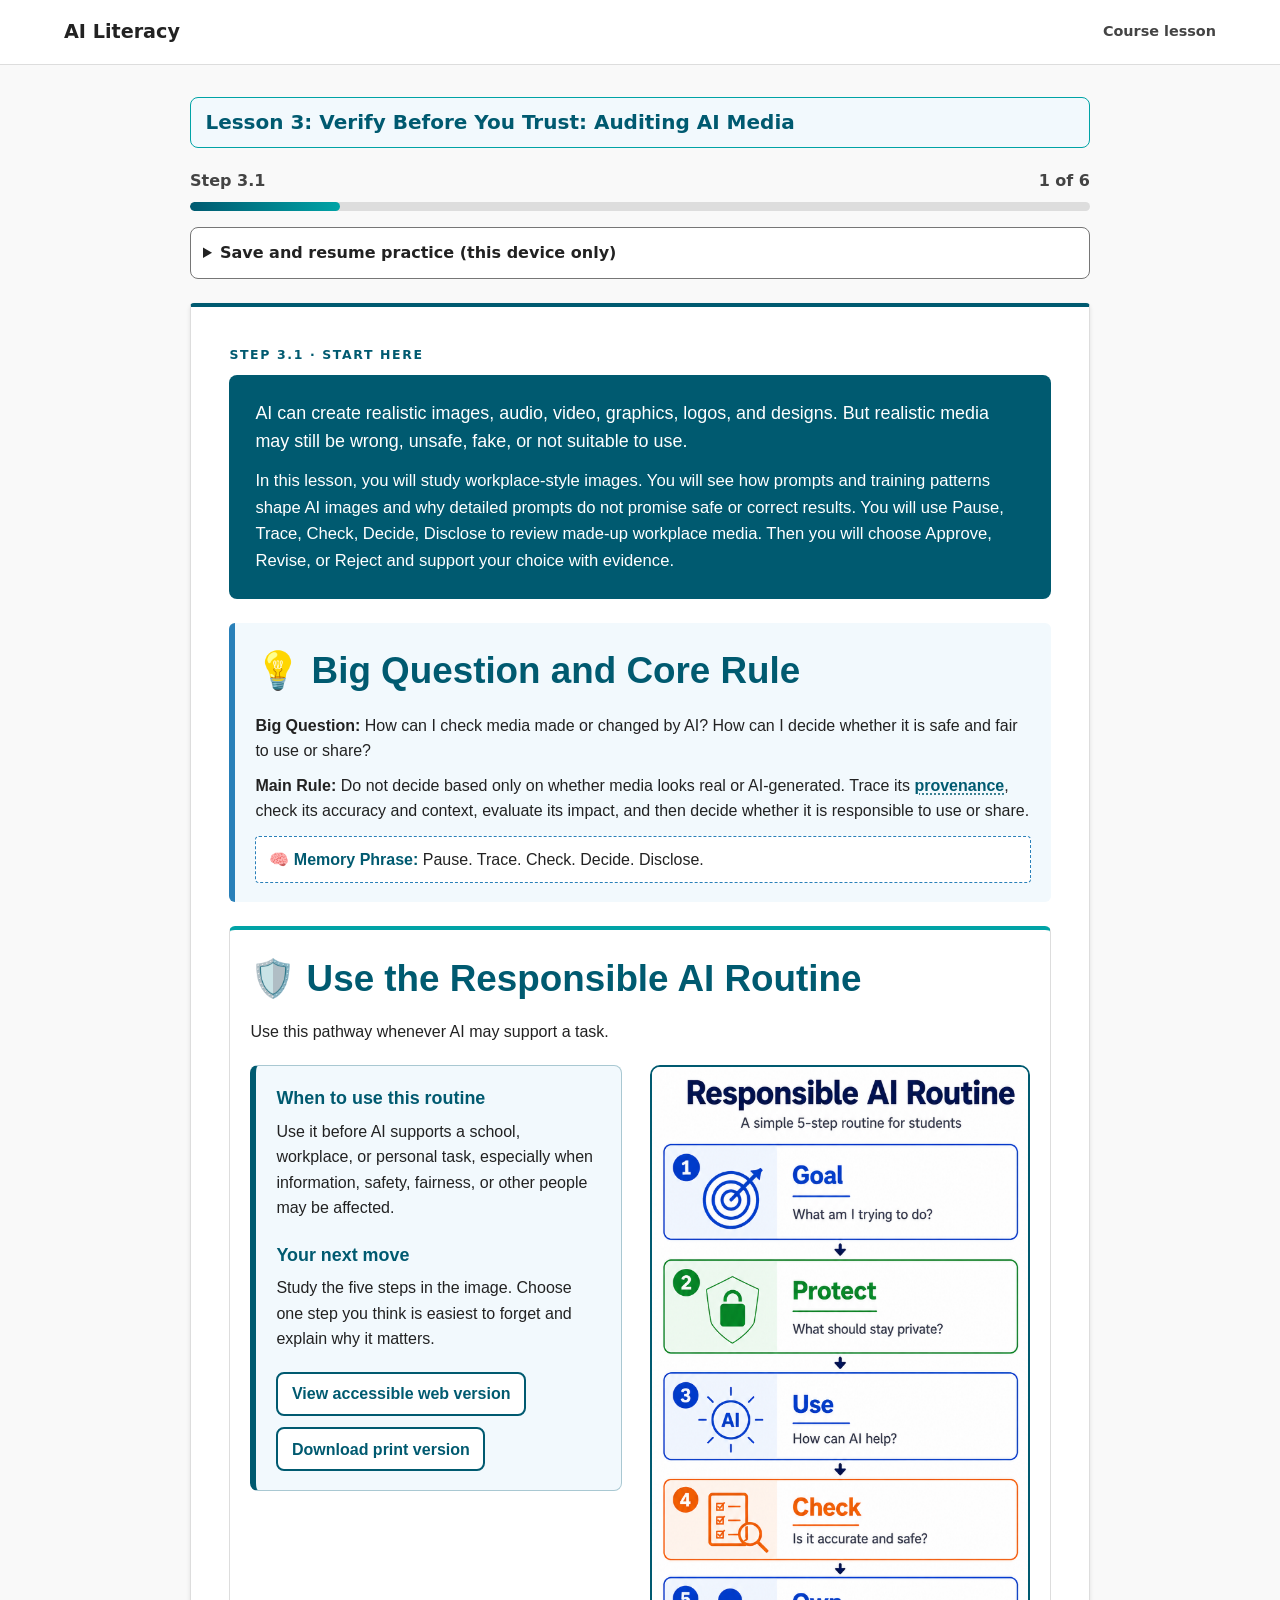
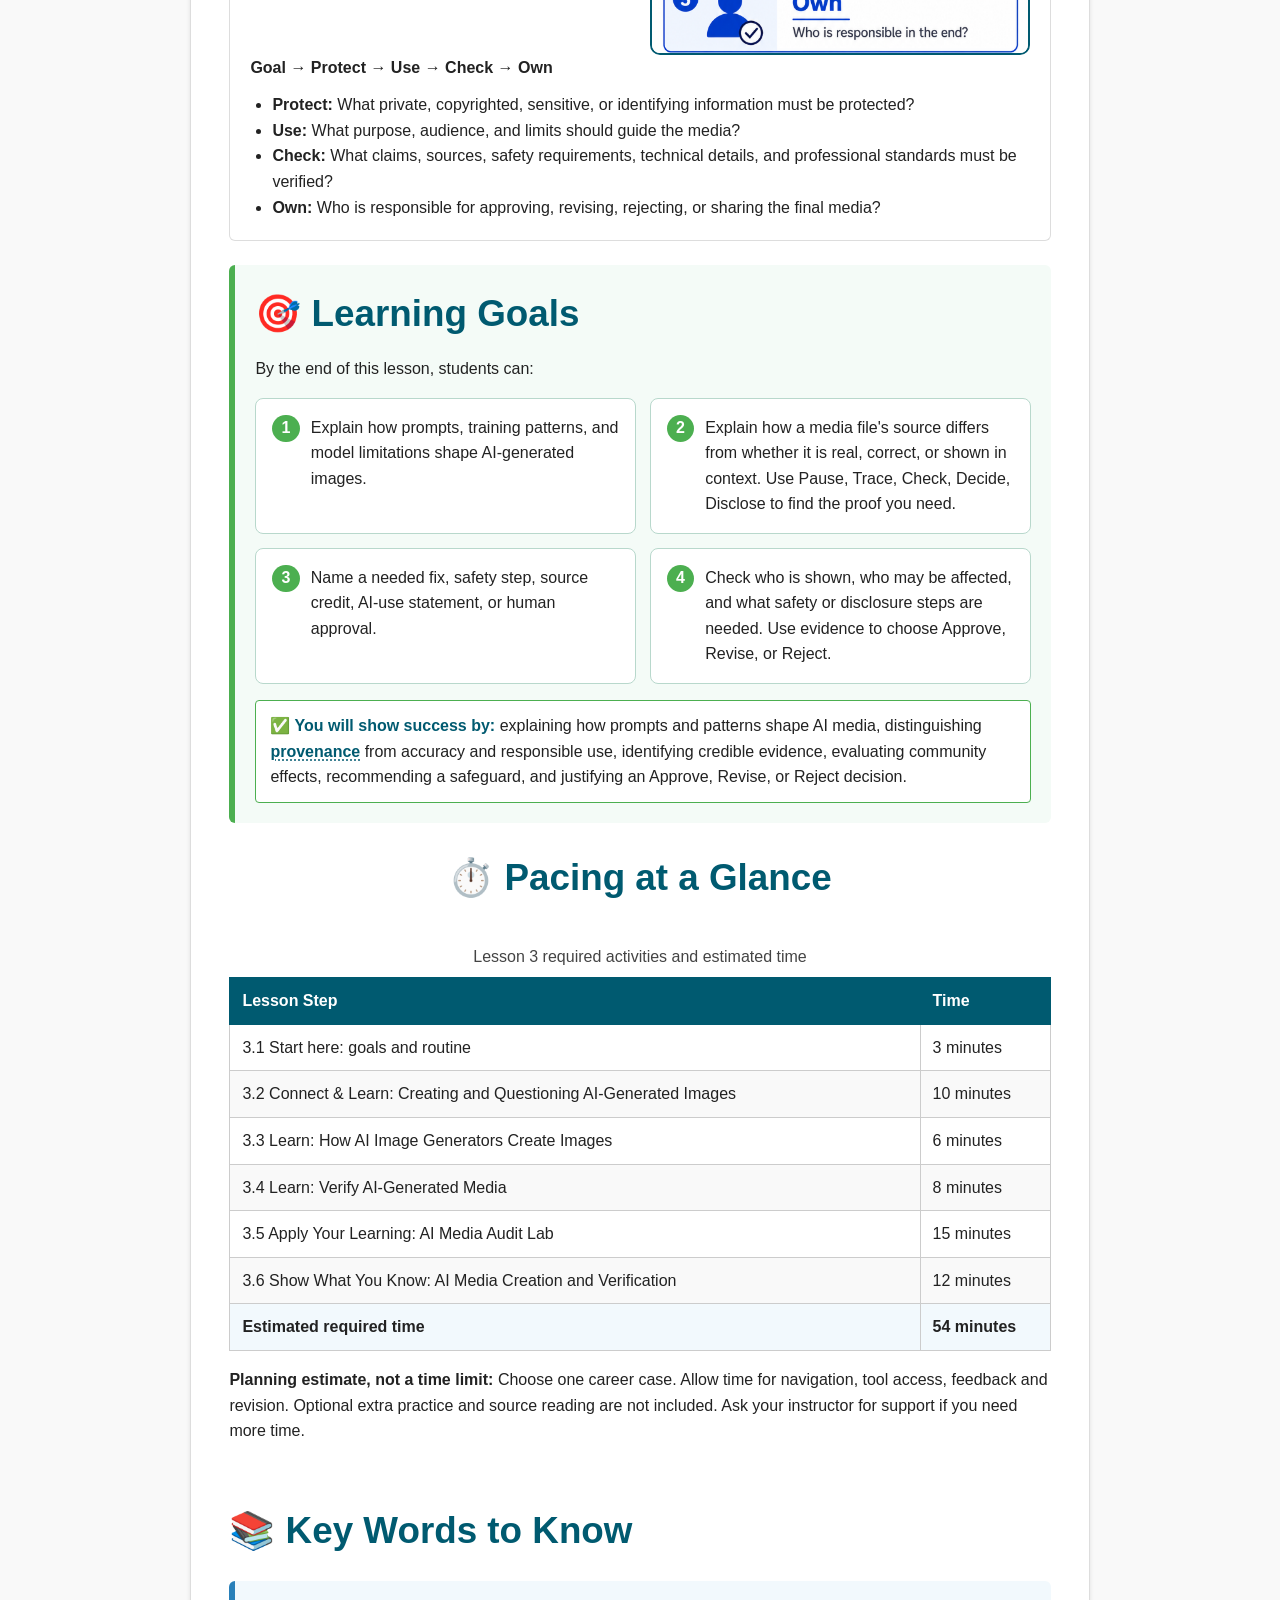
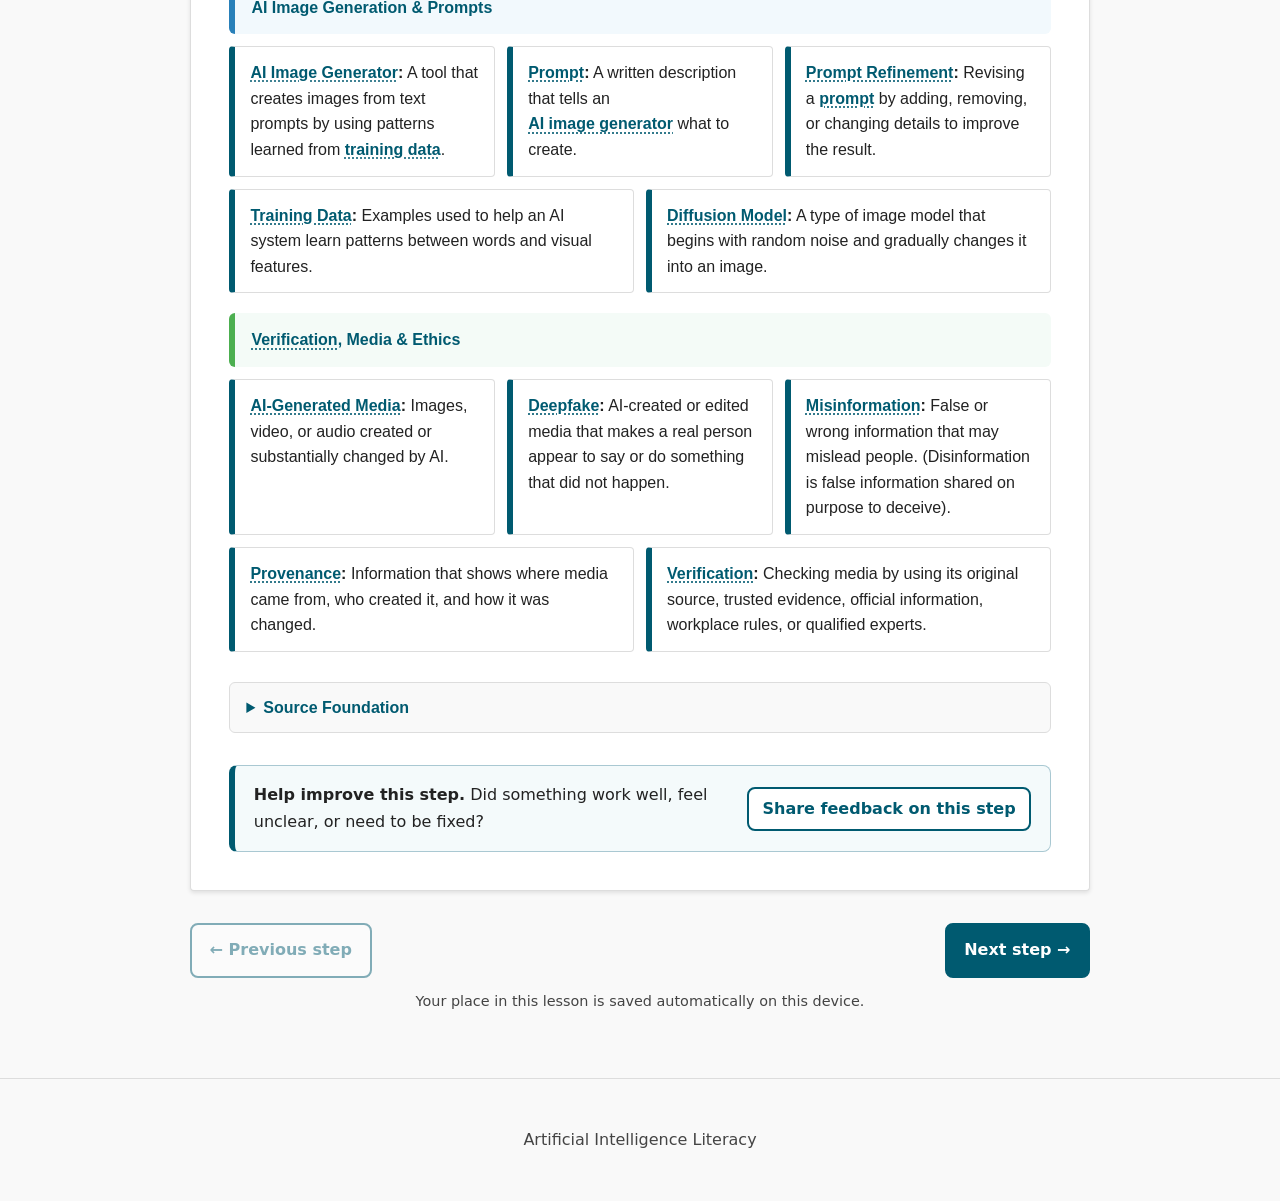
<file: lessons/lesson-3.html>
<!doctype html>
<html lang="en"><head><meta charset="utf-8"><meta name="viewport" content="width=device-width,initial-scale=1">
<title>Lesson 3: Verify Before You Trust: Auditing AI Media | AI Literacy</title><link rel="stylesheet" href="../assets/styles.css?v=20260811-program-scenarios"><link rel="preload" as="image" href="../assets/media/Responsible_AI_Routine_Web_Mobile_1200px.png" fetchpriority="low"><link rel="preload" as="image" href="../assets/media/M01_MediaAuditExamples_v1.jpg" fetchpriority="low"><link rel="preload" as="image" href="../assets/media/Verify_Before_You_Trust_1600x700.png" fetchpriority="low"><link rel="preload" as="image" href="../assets/media/4deeec39f53bc3009b33584f7157ebad.jpg" fetchpriority="low"><link rel="preload" as="image" href="../assets/media/a30745fbb2e4a6fd3fefe62e11b5d462.jpg" fetchpriority="low"><link rel="preload" as="image" href="../assets/media/073508205dfcc556c768658e9d3d3521.jpg" fetchpriority="low"><link rel="preload" as="image" href="../assets/media/90baaa76ae8ca4d1ee3a226eeb951279.jpg" fetchpriority="low"><link rel="preload" as="image" href="../assets/media/e9f55eb74e5204ef3162f60990761e5a.jpg" fetchpriority="low"><link rel="preload" as="image" href="../assets/media/5b1078d4090f0d7b6ded0ae3760006ee.jpg" fetchpriority="low"><link rel="preload" as="image" href="../assets/media/b54fa1323c7553b57b301774264dabf4.jpg" fetchpriority="low"><link rel="preload" as="image" href="../assets/media/a612ab59d475a375e02bde376dc0e736.jpg" fetchpriority="low"><link rel="preload" as="image" href="../assets/media/96821581486aa0ac4ccf138361f8ad2e.jpg" fetchpriority="low"><link rel="preload" as="image" href="../assets/media/66b68b3396f8fd1c2dee8784485675a3.jpg" fetchpriority="low"><link rel="preload" as="image" href="../assets/media/ec6814cb49096b877283d87e40fc8888.jpg" fetchpriority="low"><link rel="preload" as="image" href="../assets/media/2463070155ea800bd114a01a6035e678.jpg" fetchpriority="low"><link rel="preload" as="image" href="../assets/media/07b2e43fa0fa551b5b088f5c6b35e66c.jpg" fetchpriority="low"><link rel="preload" as="image" href="../assets/media/10236f30662dcbf3a31010828044a6be.jpg" fetchpriority="low"><link rel="preload" as="image" href="../assets/media/7fc6c6adcf953f3396d8bf21b92fc661.jpg" fetchpriority="low"><link rel="preload" as="image" href="../assets/media/562197ad7754fda76073449392cab8d2.jpg" fetchpriority="low"><link rel="preload" as="image" href="../assets/media/820b7beee07401c0202e30ef476567da.jpg" fetchpriority="low"><link rel="preload" as="image" href="../assets/media/c1662c666aab88403f24f6a543a69fd3.jpg" fetchpriority="low"><link rel="preload" as="image" href="../assets/media/cdf6feaca389effe0c181453f7a4a089.jpg" fetchpriority="low"><link rel="preload" as="image" href="../assets/media/858cd6081aac49417a0af99fa067ad73.jpg" fetchpriority="low"><link rel="preload" as="image" href="../assets/media/97a658579291ac2ef24a3fa9c7e2b2ad.jpg" fetchpriority="low"><link rel="preload" as="image" href="../assets/media/cfab5f27f6e15ec125ed80c420e7beb2.jpg" fetchpriority="low"><link rel="preload" as="image" href="../assets/media/20655b1f73908188e2c83a591e0d9699.jpg" fetchpriority="low"><link rel="preload" as="image" href="../assets/media/79a761f78ab4846ad266b7da7311bb98.jpg" fetchpriority="low"><link rel="preload" as="image" href="../assets/media/bf173b9538f44ee0da8599dbbc2b081f.jpg" fetchpriority="low"><link rel="preload" as="image" href="../assets/media/b54729b1384c22e0700cf12b2a1f921f.jpg" fetchpriority="low"><link rel="preload" as="image" href="../assets/media/53879a15cebc1b11188843bf44c9d9fa.jpg" fetchpriority="low"><link rel="preload" as="image" href="../assets/media/f985ac76b68d1d2e48cfecbcc8e419d4.jpg" fetchpriority="low"><link rel="preload" as="image" href="../assets/media/36d3bada42368a36c5e972c19b932ee7.jpg" fetchpriority="low"><link rel="preload" as="image" href="../assets/media/96f42f264a592a5c4d371087bdc629a2.jpg" fetchpriority="low"></head>
<body data-lesson="3"><a class="skip-link" href="#main">Skip to lesson content</a>
<header class="site-header classroom-header"><span class="brand">AI Literacy</span><span class="classroom-label">Course lesson</span></header>
<main id="main"><div class="lesson-hero"><h1 class="lesson-identity">Lesson 3: Verify Before You Trust: Auditing AI Media</h1>
<div class="step-progress" aria-label="Lesson progress"><div class="progress-text"><span id="step-status">Step 3.1</span><span id="step-count">1 of 6</span></div><div class="progress" role="progressbar" aria-labelledby="step-status" aria-valuemin="1" aria-valuemax="6" aria-valuenow="1" aria-valuetext="Step 1 of 6"><span style="width:16.67%"></span></div></div></div>
<div class="stepper" data-total-steps="6"><section class="lesson-step overview" id="step-3-1" data-step-label="3.1"><p class="eyebrow">Step 3.1 · Start here</p>
<div style="font-family: -apple-system, BlinkMacSystemFont, 'Segoe UI', Roboto, Helvetica, Arial, sans-serif; line-height: 1.6; color: #222222; max-width: 100%;">
<div style="background-color: #005a70; color: #ffffff; padding: 24px 26px; border-radius: 8px; margin-bottom: 24px;">
<p style="margin: 0 0 12px 0; color: #ffffff; font-size: 1.12em;">AI can create realistic images, audio, video, graphics, logos, and designs. But realistic media may still be wrong, unsafe, fake, or not suitable to use.</p>
<p style="margin: 0; color: #ffffff; font-size: 1.04em;">In this lesson, you will study workplace-style images. You will see how prompts and training patterns shape AI images and why detailed prompts do not promise safe or correct results. You will use Pause, Trace, Check, Decide, Disclose to review made-up workplace media. Then you will choose Approve, Revise, or Reject and support your choice with evidence.</p>
</div>
<div style="background-color: #f2f9fd; border-left: 6px solid #2980B9; padding: 19px 20px; border-radius: 6px; margin-bottom: 24px;">
<h2 style="color: #005a70; margin: 0 0 12px 0; font-size: 1.3em;">💡 Big Question and Core Rule</h2>
<p style="margin: 0 0 9px 0;"><strong>Big Question:</strong> How can I check media made or changed by AI? How can I decide whether it is safe and fair to use or share?</p>
<p style="margin: 0 0 12px 0;"><strong>Main Rule:</strong> Do not decide based only on whether media looks real or AI-generated. Trace its <button class="vocab-link" type="button" data-term="provenance" data-definition="Information that shows where media came from, who created it, and how it was changed.">provenance</button>, check its accuracy and context, evaluate its impact, and then decide whether it is responsible to use or share.</p>
<div style="background-color: #ffffff; border-radius: 4px; padding: 10px 13px; border: 1px dashed #2980b9;"><strong style="color: #005a70;">🧠 Memory Phrase:</strong> Pause. Trace. Check. Decide. Disclose.</div>
</div>
<div style="border-width: 4px 1px 1px; border-style: solid; border-color: #00a3a6 #dddddd #dddddd; padding: 20px; border-radius: 6px; margin-bottom: 24px; background-color: #ffffff;">
<h2 style="color: #005a70; margin: 0 0 10px 0; font-size: 1.3em;">🛡️ Use the Responsible AI Routine</h2>
<p style="margin: 0 0 12px 0;">Use this pathway whenever AI may support a task.</p>

<div class="routine-overview-grid"><div class="routine-overview-guidance"><h3>When to use this routine</h3><p>Use it before AI supports a school, workplace, or personal task, especially when information, safety, fairness, or other people may be affected.</p><h3>Your next move</h3><p>Study the five steps in the image. Choose one step you think is easiest to forget and explain why it matters.</p><div class="routine-resource-buttons"><a href="https://drive.google.com/file/d/1ZU5oKUOuZtzy2pleGarrKHy60p8J_RS2/view?usp=drivesdk" target="_blank" rel="noopener">View accessible web version</a><a href="https://drive.google.com/file/d/1P82VigGCzn5qVHIDCmn2E0EmWflxOZiR/view?usp=drivesdk" target="_blank" rel="noopener">Download print version</a></div></div><div class="routine-intro-visual"><button class="image-zoom" type="button" aria-label="Enlarge image: Responsible AI Routine: 1 Goal—What am I trying to do? 2 Protect—What should stay private? 3 Use—How can AI help? 4 Chec"><img style="width: 100%; max-width: 1400px; height: auto; display: block; margin: 0 auto; border-radius: 6px;" src="../assets/media/Responsible_AI_Routine_Web_Mobile_1200px.png" alt="Responsible AI Routine: 1 Goal—What am I trying to do? 2 Protect—What should stay private? 3 Use—How can AI help? 4 Check—Is it accurate and safe? 5 Own—Who is responsible in the end?" loading="eager" decoding="async"></button></div></div>
<p style="margin: 0 0 12px 0;"><strong>Goal → Protect → Use → Check → Own</strong></p>
<ul style="margin: 0 0 0 0; padding-left: 22px;">
<li><strong>Protect:</strong> What private, copyrighted, sensitive, or identifying information must be protected?</li>
<li><strong>Use:</strong> What purpose, audience, and limits should guide the media?</li>
<li><strong>Check:</strong> What claims, sources, safety requirements, technical details, and professional standards must be verified?</li>
<li><strong>Own:</strong> Who is responsible for approving, revising, rejecting, or sharing the final media?</li>
</ul>
</div>
<div style="background-color: #f4fbf7; border-left: 6px solid #4CAF50; padding: 20px; border-radius: 6px; margin-bottom: 24px;">
<h2 class="objectives-heading" style="color: #005a70; margin: 0 0 12px 0; font-size: 1.3em;">🎯 Learning Goals</h2>
<p style="margin: 0 0 9px 0;">By the end of this lesson, students can:</p>
<ul class="objective-cards" style="margin: 0 0 15px 0; padding-left: 22px;">
<li>Explain how prompts, training patterns, and model limitations shape AI-generated images.</li>
<li>Explain how a media file's source differs from whether it is real, correct, or shown in context. Use Pause, Trace, Check, Decide, Disclose to find the proof you need.</li>
<li>Name a needed fix, safety step, source credit, AI-use statement, or human approval.</li>
<li>Check who is shown, who may be affected, and what safety or disclosure steps are needed. Use evidence to choose Approve, Revise, or Reject.</li>
</ul>
<div style="background-color: #ffffff; padding: 12px 14px; border-radius: 4px; border: 1px solid #4caf50;"><strong style="color: #005a70;">✅ You will show success by:</strong> explaining how prompts and patterns shape AI media, distinguishing <button class="vocab-link" type="button" data-term="provenance" data-definition="Information that shows where media came from, who created it, and how it was changed.">provenance</button> from accuracy and responsible use, identifying credible evidence, evaluating community effects, recommending a safeguard, and justifying an Approve, Revise, or Reject decision.</div>
</div>
<h2 class="pacing-heading" style="color: #005a70; border-bottom: 2px solid #00A3A6; padding-bottom: 6px; margin: 26px 0 14px 0; font-size: 1.35em;">⏱️ Pacing at a Glance</h2>
<div style="overflow-x: auto; margin-bottom: 24px;">
<div class="table-scroll" role="region" aria-label="Lesson 3 required activities and estimated time" tabindex="0"><table style="width: 100%; border-collapse: collapse; min-width: 520px;"><caption style="text-align: left; margin-bottom: 8px; color: #444444;">Lesson 3 required activities and estimated time</caption>
<thead>
<tr style="background-color: #005a70; color: #ffffff;">
<th style="padding: 10px 12px; text-align: left; border: 1px solid #005a70;" scope="col">Lesson Step</th>
<th style="padding: 10px 12px; text-align: left; width: 130px; border: 1px solid #005a70;" scope="col">Time</th>
</tr>
</thead>
<tbody>
<tr style="background:#fff"><td style="padding:10px 12px;border:1px solid #ccc">3.1 Start here: goals and routine</td><td style="padding:10px 12px;border:1px solid #ccc">3 minutes</td></tr>
<tr style="background:#f9f9f9"><td style="padding:10px 12px;border:1px solid #ccc">3.2 Connect &amp; Learn: Creating and Questioning AI-Generated Images</td><td style="padding:10px 12px;border:1px solid #ccc">10 minutes</td></tr>
<tr style="background:#fff"><td style="padding:10px 12px;border:1px solid #ccc">3.3 Learn: How AI Image Generators Create Images</td><td style="padding:10px 12px;border:1px solid #ccc">6 minutes</td></tr>
<tr style="background:#f9f9f9"><td style="padding:10px 12px;border:1px solid #ccc">3.4 Learn: Verify AI-Generated Media</td><td style="padding:10px 12px;border:1px solid #ccc">8 minutes</td></tr>
<tr style="background:#fff"><td style="padding:10px 12px;border:1px solid #ccc">3.5 Apply Your Learning: AI Media Audit Lab</td><td style="padding:10px 12px;border:1px solid #ccc">15 minutes</td></tr>
<tr style="background:#f9f9f9"><td style="padding:10px 12px;border:1px solid #ccc">3.6 Show What You Know: AI Media Creation and Verification</td><td style="padding:10px 12px;border:1px solid #ccc">12 minutes</td></tr><tr style="background:#f2f9fd"><td style="padding:10px 12px;border:1px solid #ccc"><strong>Estimated required time</strong></td><td style="padding:10px 12px;border:1px solid #ccc"><strong>54 minutes</strong></td></tr>
</tbody>
</table><p class="pacing-note"><strong>Planning estimate, not a time limit:</strong> Choose one career case. Allow time for navigation, tool access, feedback and revision. Optional extra practice and source reading are not included. Ask your instructor for support if you need more time.</p></div>
</div>
<h2 style="color: #005a70; border-bottom: 2px solid #00A3A6; padding-bottom: 6px; margin: 26px 0 14px 0; font-size: 1.35em;">📚 Key Words to Know</h2>
<div style="background-color: #f2f9fd; border-left: 6px solid #2980B9; padding: 14px 16px; border-radius: 6px; margin: 0 0 12px 0;"><strong style="color: #005a70;">AI Image Generation & Prompts</strong></div>
<div style="display: flex; flex-wrap: wrap; gap: 12px; margin-bottom: 20px;">
<div style="flex: 1 1 250px; border-width: 1px 1px 1px 6px; border-style: solid; border-color: #dddddd #dddddd #dddddd #005a70; padding: 13px 15px; border-radius: 4px;"><strong><button class="vocab-link" type="button" data-term="AI Image Generator" data-definition="A tool that creates images from text prompts by using patterns learned from training data.">AI Image Generator</button>:</strong> A tool that creates images from text prompts by using patterns learned from <button class="vocab-link" type="button" data-term="training data" data-definition="Examples used to help an AI system learn patterns between words and visual features.">training data</button>.</div>
<div style="flex: 1 1 250px; border-width: 1px 1px 1px 6px; border-style: solid; border-color: #dddddd #dddddd #dddddd #005a70; padding: 13px 15px; border-radius: 4px;"><strong><button class="vocab-link" type="button" data-term="Prompt" data-definition="A written description that tells an AI image generator what to create.">Prompt</button>:</strong> A written description that tells an <button class="vocab-link" type="button" data-term="AI image generator" data-definition="A tool that creates images from text prompts by using patterns learned from training data.">AI image generator</button> what to create.</div>
<div style="flex: 1 1 250px; border-width: 1px 1px 1px 6px; border-style: solid; border-color: #dddddd #dddddd #dddddd #005a70; padding: 13px 15px; border-radius: 4px;"><strong><button class="vocab-link" type="button" data-term="Prompt Refinement" data-definition="Revising a prompt by adding, removing, or changing details to improve the result.">Prompt Refinement</button>:</strong> Revising a <button class="vocab-link" type="button" data-term="prompt" data-definition="A written description that tells an AI image generator what to create.">prompt</button> by adding, removing, or changing details to improve the result.</div>
<div style="flex: 1 1 250px; border-width: 1px 1px 1px 6px; border-style: solid; border-color: #dddddd #dddddd #dddddd #005a70; padding: 13px 15px; border-radius: 4px;"><strong><button class="vocab-link" type="button" data-term="Training Data" data-definition="Examples used to help an AI system learn patterns between words and visual features.">Training Data</button>:</strong> Examples used to help an AI system learn patterns between words and visual features.</div>
<div style="flex: 1 1 250px; border-width: 1px 1px 1px 6px; border-style: solid; border-color: #dddddd #dddddd #dddddd #005a70; padding: 13px 15px; border-radius: 4px;"><strong><button class="vocab-link" type="button" data-term="Diffusion Model" data-definition="A type of image model that begins with random noise and gradually changes it into an image.">Diffusion Model</button>:</strong> A type of image model that begins with random noise and gradually changes it into an image.</div>
</div>
<div style="background-color: #f4fbf7; border-left: 6px solid #4CAF50; padding: 14px 16px; border-radius: 6px; margin: 0 0 12px 0;"><strong style="color: #005a70;"><button class="vocab-link" type="button" data-term="Verification" data-definition="Checking media by using its original source, trusted evidence, official information, workplace rules, or qualified experts.">Verification</button>, Media & Ethics</strong></div>
<div style="display: flex; flex-wrap: wrap; gap: 12px; margin-bottom: 22px;">
<div style="flex: 1 1 250px; border-width: 1px 1px 1px 6px; border-style: solid; border-color: #dddddd #dddddd #dddddd #005a70; padding: 13px 15px; border-radius: 4px;"><strong><button class="vocab-link" type="button" data-term="AI-Generated Media" data-definition="Images, video, or audio created or substantially changed by AI.">AI-Generated Media</button>:</strong> Images, video, or audio created or substantially changed by AI.</div>
<div style="flex: 1 1 250px; border-width: 1px 1px 1px 6px; border-style: solid; border-color: #dddddd #dddddd #dddddd #005a70; padding: 13px 15px; border-radius: 4px;"><strong><button class="vocab-link" type="button" data-term="Deepfake" data-definition="AI-created or edited media that makes a real person appear to say or do something that did not happen.">Deepfake</button>:</strong> AI-created or edited media that makes a real person appear to say or do something that did not happen.</div>
<div style="flex: 1 1 250px; border-width: 1px 1px 1px 6px; border-style: solid; border-color: #dddddd #dddddd #dddddd #005a70; padding: 13px 15px; border-radius: 4px;"><strong><button class="vocab-link" type="button" data-term="Misinformation" data-definition="False or wrong information that may mislead people. (Disinformation is false information shared on purpose to deceive).">Misinformation</button>:</strong> False or wrong information that may mislead people. (Disinformation is false information shared on purpose to deceive).</div>
<div style="flex: 1 1 250px; border-width: 1px 1px 1px 6px; border-style: solid; border-color: #dddddd #dddddd #dddddd #005a70; padding: 13px 15px; border-radius: 4px;"><strong><button class="vocab-link" type="button" data-term="Provenance" data-definition="Information that shows where media came from, who created it, and how it was changed.">Provenance</button>:</strong> Information that shows where media came from, who created it, and how it was changed.</div>
<div style="flex: 1 1 250px; border-width: 1px 1px 1px 6px; border-style: solid; border-color: #dddddd #dddddd #dddddd #005a70; padding: 13px 15px; border-radius: 4px;"><strong><button class="vocab-link" type="button" data-term="Verification" data-definition="Checking media by using its original source, trusted evidence, official information, workplace rules, or qualified experts.">Verification</button>:</strong> Checking media by using its original source, trusted evidence, official information, workplace rules, or qualified experts.</div>
</div>

  <div style="margin-top: 30px; margin-bottom: 20px;">
    <details class="source-foundation" style="background-color: #f9f9f9; border: 1px solid #dddddd; border-radius: 6px; padding: 12px 16px; cursor: pointer;">
      <summary>Source Foundation</summary>
      <div style="margin-top: 12px; padding-top: 12px; border-top: 1px solid #e5e5e5; font-size: 0.95em; color: #333333;">


        <ul style="margin: 0; padding-left: 20px; line-height: 1.5;">
          <li style="margin-bottom: 6px;">
            <a style="color: #005a70; text-decoration: underline;" href="https://michiganvirtual.org/ai/literacy" target="_blank">Michigan Virtual AI Literacy Resources</a></li>
          <li style="margin-bottom: 6px;">
            <a style="color: #005a70; text-decoration: underline;" href="https://www.michigan.gov/mde/services/academic-standards/educational-technology/artificial-intelligence" target="_blank">Michigan K–12 AI Learning Alignment Framework</a></li>
          <li>
            <a style="color: #005a70; text-decoration: underline;" href="https://doi.org/10.6028/NIST.CSWP.10" target="_blank">NIST Privacy Framework 1.0</a></li>
        </ul>
      </div>
    </details>
  </div>
</div>
<aside class="lesson-feedback" aria-label="Feedback for this lesson step"><p><strong>Help improve this step.</strong> Did something work well, feel unclear, or need to be fixed?</p><a class="lesson-feedback-link" href="https://docs.google.com/forms/d/e/1FAIpQLSdSzdOE6ONsmktbDhx8tdDnaN6dhNoUTnA3qFYDOVGzdjkrqA/viewform?usp=pp_url&amp;entry.1955824508=Lesson+3%2C+Step+3.1%3A+%F0%9F%92%A1+Big+Question+and+Core+Rule" target="_blank" rel="noopener">Share feedback on this step <span class="sr-only">(opens feedback form in a new tab)</span></a></aside></section><section class="lesson-step" id="step-3-2" data-step-label="3.2" hidden><p class="eyebrow">Step 3.2 · Learn and check</p><h2>Connect &amp; Learn: Creating and Questioning AI-Generated Images</h2><div style="font-family: -apple-system, BlinkMacSystemFont, 'Segoe UI', Roboto, Helvetica, Arial, sans-serif; line-height: 1.6; color: #222222; max-width: 100%;">
<div style="display: inline-block; border: 1px solid #00A3A6; background-color: #ffffff; color: #005a70; padding: 6px 11px; border-radius: 999px; margin: 0 0 18px 0; font-size: 0.95em;"><strong>Estimated time:</strong> 10 minutes</div>
<div style="border: 1px solid #005a70; background-color: #f0f7f9; padding: 10px 14px; border-radius: 6px; margin: 0 0 16px 0; font-size: 0.95em; color: #005a70;"><strong>Responsible AI Routine:</strong> Goal → Protect → Use → Check → Own</div>
<h3 style="color: #005a70; margin-top: 0; margin-bottom: 12px; font-size: 1.3em;">🔎 Connect & Learn: Creating and Questioning AI-Generated Images</h3>
<p style="margin: 0 0 16px 0;">Review Images A–D. Select <strong>one image</strong> you would pause to evaluate before using in a workplace context.</p>
<div style="background-color: #ffffff; border: 1px solid #dddddd; border-top: 4px solid #005a70; border-radius: 6px; padding: 14px 16px; margin-bottom: 20px;">
<div style="background-color: #f8f9fa; border: 2px dashed #b0bec5; padding: 40px 20px; text-align: center; border-radius: 4px; margin-bottom: 12px;"><button class="image-zoom" type="button" aria-label="Enlarge image: Four-panel grid (A-D): distorted hand, shopper in store aisle, outdoor site workers, and a welder with sparks."><img id="159959" src="../assets/media/M01_MediaAuditExamples_v1.jpg" alt="Four-panel grid (A-D): distorted hand, shopper in store aisle, outdoor site workers, and a welder with sparks." width="681" height="571" data-old-link="/courses/2083/files/159959/preview"></button></div>
<ul style="margin: 0; padding-left: 18px; font-size: 0.9em; color: #444444; line-height: 1.4;">
<li style="margin-bottom: 2px;"><strong>Image A:</strong> Hand with unusual finger structure and wrist tattoo.</li>
<li style="margin-bottom: 2px;"><strong>Image B:</strong> Person in a store aisle holding a bag.</li>
<li style="margin-bottom: 2px;"><strong>Image C:</strong> Outdoor site workers near tools and buildings.</li>
<li style="margin-bottom: 0;"><strong>Image D:</strong> Welder at a metal table with bright sparks.</li>
</ul>
</div>
<section class="reflection-questions"><h3>💭 Self-Reflection Questions</h3>

<div style="padding-top: 12px;">
<p style="margin-top: 0; margin-bottom: 10px;">As you review the images, consider the following questions to guide your analysis:</p>
<ul style="margin: 0; padding-left: 20px; color: #222222; font-size: 1em;">
<li style="margin-bottom: 6px;">Which image did you choose, and what specific visual detail made you pause?</li>
<li style="margin-bottom: 6px;">What additional evidence or context would you check before sharing or publishing this media?</li>
<li style="margin-bottom: 0;">Who could be affected if an inaccurate, biased, or misleading image is used in a professional setting?</li>
</ul>
</div>
</section>
<h3 style="color: #005a70; margin-top: 24px; margin-bottom: 12px; font-size: 1.3em;">Could You Tell for Certain?</h3>
<p style="margin: 0 0 12px 0;">Some AI-generated images have obvious mistakes, while others look polished. Real photos can also be blurry, edited, cropped, poorly lit, or paired with a misleading caption. Looks alone cannot prove that media is real, accurate, or responsible to use.</p>
<p style="margin: 0 0 16px 0;">A visual clue can begin an investigation, but it is not proof. Reviewers trace where the media came from, check its claims and context, and consider who may be affected. Then they decide whether to approve, revise, reject, or label the media.</p>
<div style="border: 1px solid #005a70; background-color: #f0f7f9; padding: 12px 16px; border-radius: 6px; margin: 0 0 24px 0; text-align: center; color: #005a70; font-size: 1.1em;"><strong>Pause → Trace → Check → Decide → Disclose</strong></div>
<div style="border: 2px solid #2980B9; background-color: #f2f9fd; padding: 14px 16px; border-radius: 8px; margin: 20px 0 12px 0;">
<p style="margin: 0; color: #222222;"><strong style="color: #005a70;">▶️ Your next move:</strong> Watch for how details in a <button class="vocab-link" type="button" data-term="prompt" data-definition="A written description that tells an AI image generator what to create.">prompt</button> change an AI-generated image.</p>
</div>
<p style="margin: 4px 0 8px 0; font-size: 0.9em; color: #555555; font-style: italic;">This video may display YouTube ads.</p>
<div style="position: relative; padding-bottom: 56.25%; height: 0; overflow: hidden; max-width: 100%; border-radius: 6px; border: 1px solid #dddddd; background-color: #000000; margin: 8px 0;"><iframe style="position: absolute; width: 100%; height: 100%; border: 0;" title="AI Literacy: Creating AI-Generated Images" src="https://www.youtube-nocookie.com/embed/42pF4FP152Y?cc_load_policy=1" allowfullscreen="allowfullscreen" allow="accelerometer; autoplay; clipboard-write; encrypted-media; gyroscope; picture-in-picture"></iframe></div>
<div class="video-access"><a href="https://www.youtube.com/watch?v=42pF4FP152Y&amp;cc_load_policy=1" target="_blank" rel="noopener">Watch with English captions</a> | <a href="https://www.youtube.com/watch?v=v6GR-MxtH6w" target="_blank" rel="noopener">Watch in Spanish</a> | <a href="https://www.youtube.com/watch?v=-kJqEG-Pwpw" target="_blank" rel="noopener">Watch in Arabic</a></div>
<div style="border: 2px solid #2980B9; background-color: #f2f9fd; padding: 14px 16px; border-radius: 8px; margin: 20px 0 16px 0;">
<p style="margin: 0; color: #222222;"><strong style="color: #005a70;">📖 Your next move:</strong> Read the short excerpt below. Focus on how AI image prompts work.</p>
</div>
<div style="background-color: #f8f9fa; border: 1px solid #dddddd; border-left: 4px solid #005a70; border-radius: 4px; padding: 16px; margin-bottom: 20px;">
<p style="margin-top: 0; margin-bottom: 12px;">An AI image <button class="vocab-link" type="button" data-term="prompt" data-definition="A written description that tells an AI image generator what to create.">prompt</button> tells the tool what you want it to create. A strong <button class="vocab-link" type="button" data-term="prompt" data-definition="A written description that tells an AI image generator what to create.">prompt</button> may name the main subject, background, colors, style, mood, lighting, and point of view. The tool uses these details to create visual features that are likely to fit the request.</p>
<p style="margin: 0;">The first image may not match your goal. Improve the <button class="vocab-link" type="button" data-term="prompt" data-definition="A written description that tells an AI image generator what to create.">prompt</button> by adding or removing details. You can change the angle, lighting, mood, or focus. Small changes may create large differences. Treat each result as a draft and keep revising until it fits the purpose.</p>
</div>

</div><div class="check-next-move" style="border: 2px solid #2980B9; background-color: #F2F9FD; padding: 14px 16px; border-radius: 8px; margin: 18px 0 12px 0;"><p style="margin: 0; color: #222222;"><strong style="color: #005A70;">✅ Your next move:</strong> Complete the checks for understanding below. Use the feedback to review your answer before continuing.</p></div><div class="question-set"><article class="question" data-question-id="3.2.1" data-question-type="multiple_answers_question" data-correct="[&quot;C&quot;, &quot;D&quot;]" data-feedback-correct="Useful prompts describe the subject, setting, style, purpose, point of view, and key details." data-feedback-incorrect="Choose details that tell the tool what image to create. Hidden files and promises do not guide the result."><h3>Check 1</h3><p>Which details make an image prompt more useful? Choose all correct answers.</p><div class="choices"><label><input type="checkbox" name="3.2.1" value="A"> <span>The model’s hidden training files and settings</span></label><label><input type="checkbox" name="3.2.1" value="B"> <span>A promise that the first image will be correct</span></label><label><input type="checkbox" name="3.2.1" value="C"> <span>The desired style, purpose, and point of view</span></label><label><input type="checkbox" name="3.2.1" value="D"> <span>The main subject, setting, and important details</span></label></div><button class="check-answer" type="button">Check answer</button><div class="feedback" role="status" hidden><p>Useful prompts describe the subject, setting, style, purpose, point of view, and key details.</p></div></article><article class="question" data-question-id="3.2.2" data-question-type="ordering_question" data-correct="[&quot;A&quot;, &quot;B&quot;, &quot;C&quot;, &quot;D&quot;, &quot;E&quot;]" data-feedback-correct="Strong refinement begins with a clear goal, uses evidence to target one important mismatch, and checks whether the revision improved the result." data-feedback-incorrect="Begin with the goal, compare the result with it, target one mismatch, revise the related prompt detail, and evaluate the new result."><h3>Check 2</h3><p>Put the image-refinement process in the order that best supports a focused, evidence-based revision.</p><p class="interaction-hint">Choose the steps in order, from first to last.</p><div class="ordering-list"><div class="ordering-row"><span class="ordering-position" aria-hidden="true">1</span><label class="sr-only" for="order-3.2.2-1">Step 1</label><select id="order-3.2.2-1" data-position="1"><option value="">Choose a step</option><option value="A">Define the intended audience, purpose, and result.</option><option value="B">Compare the generated image with that goal.</option><option value="C">Identify the most important mismatch to correct.</option><option value="D">Revise the part of the prompt connected to that mismatch.</option><option value="E">Generate again and evaluate whether the change helped.</option></select></div><div class="ordering-row"><span class="ordering-position" aria-hidden="true">2</span><label class="sr-only" for="order-3.2.2-2">Step 2</label><select id="order-3.2.2-2" data-position="2"><option value="">Choose a step</option><option value="A">Define the intended audience, purpose, and result.</option><option value="B">Compare the generated image with that goal.</option><option value="C">Identify the most important mismatch to correct.</option><option value="D">Revise the part of the prompt connected to that mismatch.</option><option value="E">Generate again and evaluate whether the change helped.</option></select></div><div class="ordering-row"><span class="ordering-position" aria-hidden="true">3</span><label class="sr-only" for="order-3.2.2-3">Step 3</label><select id="order-3.2.2-3" data-position="3"><option value="">Choose a step</option><option value="A">Define the intended audience, purpose, and result.</option><option value="B">Compare the generated image with that goal.</option><option value="C">Identify the most important mismatch to correct.</option><option value="D">Revise the part of the prompt connected to that mismatch.</option><option value="E">Generate again and evaluate whether the change helped.</option></select></div><div class="ordering-row"><span class="ordering-position" aria-hidden="true">4</span><label class="sr-only" for="order-3.2.2-4">Step 4</label><select id="order-3.2.2-4" data-position="4"><option value="">Choose a step</option><option value="A">Define the intended audience, purpose, and result.</option><option value="B">Compare the generated image with that goal.</option><option value="C">Identify the most important mismatch to correct.</option><option value="D">Revise the part of the prompt connected to that mismatch.</option><option value="E">Generate again and evaluate whether the change helped.</option></select></div><div class="ordering-row"><span class="ordering-position" aria-hidden="true">5</span><label class="sr-only" for="order-3.2.2-5">Step 5</label><select id="order-3.2.2-5" data-position="5"><option value="">Choose a step</option><option value="A">Define the intended audience, purpose, and result.</option><option value="B">Compare the generated image with that goal.</option><option value="C">Identify the most important mismatch to correct.</option><option value="D">Revise the part of the prompt connected to that mismatch.</option><option value="E">Generate again and evaluate whether the change helped.</option></select></div></div><button class="check-answer" type="button">Check order</button><div class="feedback" role="status" hidden><p>Strong refinement begins with a clear goal, uses evidence to target one important mismatch, and checks whether the revision improved the result.</p></div></article><article class="question" data-question-id="3.2.3" data-question-type="multiple_choice_question" data-correct="[&quot;D&quot;]" data-feedback-correct="A visual problem can start an investigation, but it does not prove the image’s origin or accuracy." data-feedback-incorrect="Treat unusual details as clues. Check the source, context, and claims before deciding."><h3>Check 3</h3><p>A reviewer notices an unusual hand in an image. What is the most responsible conclusion?</p><div class="choices"><label><input type="radio" name="3.2.3" value="A"> <span>The detail proves the image was generated by AI.</span></label><label><input type="radio" name="3.2.3" value="B"> <span>The detail proves the image is an authentic photograph.</span></label><label><input type="radio" name="3.2.3" value="C"> <span>The detail makes the image safe to share right away.</span></label><label><input type="radio" name="3.2.3" value="D"> <span>The detail is a clue that should lead to more checking.</span></label></div><button class="check-answer" type="button">Check answer</button><div class="feedback" role="status" hidden><p>A visual problem can start an investigation, but it does not prove the image’s origin or accuracy.</p></div></article></div><aside class="lesson-feedback" aria-label="Feedback for this lesson step"><p><strong>Help improve this step.</strong> Did something work well, feel unclear, or need to be fixed?</p><a class="lesson-feedback-link" href="https://docs.google.com/forms/d/e/1FAIpQLSdSzdOE6ONsmktbDhx8tdDnaN6dhNoUTnA3qFYDOVGzdjkrqA/viewform?usp=pp_url&amp;entry.1955824508=Lesson+3%2C+Step+3.2%3A+Connect+%26+Learn%3A+Creating+and+Questioning+AI-Generated+Images" target="_blank" rel="noopener">Share feedback on this step <span class="sr-only">(opens feedback form in a new tab)</span></a></aside></section><section class="lesson-step" id="step-3-3" data-step-label="3.3" hidden><p class="eyebrow">Step 3.3 · Learn and check</p><h2>Learn: How AI Image Generators Create Images</h2><div style="line-height: 1.6; color: #222222;">
<div style="background-color: #005A70; color: #ffffff; padding: 22px 25px; border-radius: 6px; margin-bottom: 25px;">

<p style="margin: 0; color: #ffffff; line-height: 1.5;"><strong>Learn: How AI Image Generators Create Images (6 minutes)</strong></p>
<p style="margin: 6px 0 0 0; color: #ffffff; font-style: italic;">Estimated time: 6 minutes</p>
</div>
<div style="border: 1px solid #00A3A6; border-left: 8px solid #005A70; padding: 14px 16px; margin-bottom: 20px; border-radius: 4px; background-color: #f9f9f9;">
<strong style="color: #005A70;">Responsible AI Routine:</strong>
<span> Goal → Protect → Use → Check → Own</span>
</div>
<div style="border: 2px solid #2980B9; background-color: #F2F9FD; padding: 14px 16px; border-radius: 8px; margin: 16px 0;">
<p style="margin: 0; color: #222222;"><strong style="color: #005A70;">▶️ Your next move:</strong> Watch for how training examples help an image generator learn patterns.</p>
</div>
<div style="position: relative; padding-bottom: 56.25%; height: 0; overflow: hidden; max-width: 100%; border-radius: 6px; border: 1px solid #dddddd; background-color: #000000; margin: 12px 0 8px 0;">
<iframe allow="accelerometer; autoplay; clipboard-write; encrypted-media; gyroscope; picture-in-picture; web-share" allowfullscreen="allowfullscreen" src="https://www.youtube-nocookie.com/embed/UYplvFrfR9I?cc_load_policy=1" style="position: absolute;  width: 100%; height: 100%; border: 0;" title="AI Literacy: How Do AI Image Generators Work?"></iframe>
</div>
<div style="margin: 8px 0 22px 0; font-size: 0.96em; line-height: 1.5; white-space: nowrap; overflow-x: auto; padding-bottom: 2px;">
<a class="inline_disabled" href="https://docs.google.com/document/d/1c39kGzCvVcNHqoX0YG3l7jwByRBCKLhXTe6zCi4-ze8/edit" rel="noopener" style="color: #005A70; text-decoration: underline;" target="_blank">English transcript</a><span> | </span><a class="inline_disabled" href="https://www.youtube.com/watch?v=xt6g2eW-kuA" rel="noopener" style="color: #005A70; text-decoration: underline;" target="_blank">Watch in Spanish</a><span> | </span><a class="inline_disabled" href="https://www.youtube.com/watch?v=IFGONKoeUR8" rel="noopener" style="color: #005A70; text-decoration: underline;" target="_blank">Watch in Arabic</a>
</div>
<div style="border: 2px solid #2980B9; background-color: #F2F9FD; padding: 14px 16px; border-radius: 8px; margin: 16px 0;">
<p style="margin: 0; color: #222222;"><strong style="color: #005A70;">📖 Your next move:</strong> Continue with the short reading and examples below.</p>
</div>
<p style="line-height: 1.6; margin: 0 0 12px 0;">An <button class="vocab-link" type="button" data-term="AI image generator" data-definition="A tool that creates images from text prompts by using patterns learned from training data.">AI image generator</button> creates images from text prompts. During
training, it learns patterns that connect words with visual features
such as objects, colors, styles, lighting, mood, and camera angle. The
system does not imagine or understand the scene like a person. It
creates features that are likely to match the <button class="vocab-link" type="button" data-term="prompt" data-definition="A written description that tells an AI image generator what to create.">prompt</button>.</p>
<p style="line-height: 1.6; margin: 0 0 12px 0;">The result depends on the <button class="vocab-link" type="button" data-term="training data" data-definition="Examples used to help an AI system learn patterns between words and visual features.">training data</button>, the system’s design, and the
<button class="vocab-link" type="button" data-term="prompt" data-definition="A written description that tells an AI image generator what to create.">prompt</button>. Missing or inaccurate patterns may cause mistakes or
stereotypes. A detailed <button class="vocab-link" type="button" data-term="prompt" data-definition="A written description that tells an AI image generator what to create.">prompt</button> may improve the image, but it cannot
guarantee readable words, correct measurements, safe steps, fair
representation, original work, or permission to use the result.</p>
<details class="source-foundation" style="border: 1px solid #cccccc; border-radius: 6px; margin: 20px 0; background-color: #fafafa; padding: 12px 16px; font-size: 0.95rem; color: #444444;">
<summary style="cursor: pointer; color: #005A70; font-weight: 600;">Source Foundation</summary><div style="margin-top: 12px; padding-top: 12px; border-top: 1px solid #e0e0e0;"><p style="line-height: 1.6; margin: 0 0 12px 0;">Michigan Virtual, “How Do AI Image Generators Work?” — A
student-friendly explanation of training patterns and image generation.
<a href="https://www.youtube.com/watch?v=UYplvFrfR9I" rel="noopener" style="color: #005A70; text-decoration: underline;" target="_blank">Source video</a></p>
<p style="line-height: 1.6; margin: 0 0 12px 0;">Ho, Jain, and Abbeel, “Denoising Diffusion Probabilistic Models” —
The foundational research paper describing diffusion-based image
generation through a progressive denoising process. <a href="https://arxiv.org/abs/2006.11239" rel="noopener" style="color: #005A70; text-decoration: underline;" target="_blank"><u>View the diffusion-model
research paper</u></a></p>
<p style="line-height: 1.6; margin: 0 0 12px 0;">NIST, Generative Artificial Intelligence Profile — Describes how
<button class="vocab-link" type="button" data-term="training data" data-definition="Examples used to help an AI system learn patterns between words and visual features.">training data</button>, model design, and generative-system risks can affect
output reliability and representation. <a href="https://doi.org/10.6028/NIST.AI.600-1" rel="noopener" style="color: #005A70; text-decoration: underline;" target="_blank"><u>View the NIST Generative
AI Profile</u></a></p></div></details>



<p style="margin-top: 24px; color: #444444; font-style: italic;">Last Updated: August 4, 2026</p>
</div><figure class="instructional-figure"><button class="image-zoom" type="button" aria-label="Enlarge image: Verify Before You Trust process: 1 Pause and identify what makes you uncertain; 2 Trace where the media came from; 3 Che"><img src="../assets/media/Verify_Before_You_Trust_1600x700.png" alt="Verify Before You Trust process: 1 Pause and identify what makes you uncertain; 2 Trace where the media came from; 3 Check what reliable evidence shows; 4 Decide whether it is accurate, safe, and appropriate to use; 5 Disclose what others should know about its source or AI use. No single clue or detector score is final proof." loading="eager" decoding="async"></button><figcaption>Use the five steps whenever you investigate media. Follow the process instead of treating one clue or detector score as final proof. Select the image to enlarge it.</figcaption></figure><div class="check-next-move" style="border: 2px solid #2980B9; background-color: #F2F9FD; padding: 14px 16px; border-radius: 8px; margin: 18px 0 12px 0;"><p style="margin: 0; color: #222222;"><strong style="color: #005A70;">✅ Your next move:</strong> Complete the checks for understanding below. Use the feedback to review your answer before continuing.</p></div><div class="question-set"><article class="question" data-question-id="3.3.1" data-question-type="multiple_choice_question" data-correct="[&quot;B&quot;]" data-feedback-correct="An image generator uses learned statistical patterns to create visual features that fit the prompt." data-feedback-incorrect="Image generators learn patterns from training data; they do not see or understand the scene like a person."><h3>Check 1</h3><p>How does an AI image generator create features that fit a text prompt?</p><div class="choices"><label><input type="radio" name="3.3.1" value="A"> <span>It understands the requested scene exactly like a person.</span></label><label><input type="radio" name="3.3.1" value="B"> <span>It uses patterns learned from many training examples.</span></label><label><input type="radio" name="3.3.1" value="C"> <span>It photographs the requested scene through a remote camera.</span></label><label><input type="radio" name="3.3.1" value="D"> <span>It selects one complete stored image without changing it.</span></label></div><button class="check-answer" type="button">Check answer</button><div class="feedback" role="status" hidden><p>An image generator uses learned statistical patterns to create visual features that fit the prompt.</p></div></article><article class="question" data-question-id="3.3.2" data-question-type="multiple_answers_question" data-correct="[&quot;B&quot;, &quot;D&quot;]" data-feedback-correct="Image generators may create convincing errors and repeat patterns or stereotypes from their training data." data-feedback-incorrect="The tool does not have human experience or the ability to verify every safety detail."><h3>Check 2</h3><p>Which statements describe limits of AI image generators? Choose all correct answers.</p><div class="choices"><label><input type="checkbox" name="3.3.2" value="A"> <span>They can verify every safety detail from the prompt.</span></label><label><input type="checkbox" name="3.3.2" value="B"> <span>They may create convincing details that are wrong.</span></label><label><input type="checkbox" name="3.3.2" value="C"> <span>They understand a scene through real human experience.</span></label><label><input type="checkbox" name="3.3.2" value="D"> <span>They may repeat patterns or stereotypes from training data.</span></label></div><button class="check-answer" type="button">Check answer</button><div class="feedback" role="status" hidden><p>Image generators may create convincing errors and repeat patterns or stereotypes from their training data.</p></div></article><article class="question" data-question-id="3.3.3" data-question-type="multiple_choice_question" data-correct="[&quot;C&quot;]" data-feedback-correct="Prompt detail can improve relevance, but it cannot remove limits in the model, data, or design." data-feedback-incorrect="A stronger prompt helps guide the output, but it does not guarantee accuracy, safety, or fairness."><h3>Check 3</h3><p>Why can a detailed image prompt still lead to wrong or unsafe details?</p><div class="choices"><label><input type="radio" name="3.3.3" value="A"> <span>Details remove technical information from a prompt.</span></label><label><input type="radio" name="3.3.3" value="B"> <span>The tool is designed to make every fifth image wrong.</span></label><label><input type="radio" name="3.3.3" value="C"> <span>The result still depends on model patterns and limits.</span></label><label><input type="radio" name="3.3.3" value="D"> <span>The prompt disappears before the image is made.</span></label></div><button class="check-answer" type="button">Check answer</button><div class="feedback" role="status" hidden><p>Prompt detail can improve relevance, but it cannot remove limits in the model, data, or design.</p></div></article></div><aside class="lesson-feedback" aria-label="Feedback for this lesson step"><p><strong>Help improve this step.</strong> Did something work well, feel unclear, or need to be fixed?</p><a class="lesson-feedback-link" href="https://docs.google.com/forms/d/e/1FAIpQLSdSzdOE6ONsmktbDhx8tdDnaN6dhNoUTnA3qFYDOVGzdjkrqA/viewform?usp=pp_url&amp;entry.1955824508=Lesson+3%2C+Step+3.3%3A+Learn%3A+How+AI+Image+Generators+Create+Images" target="_blank" rel="noopener">Share feedback on this step <span class="sr-only">(opens feedback form in a new tab)</span></a></aside></section><section class="lesson-step" id="step-3-4" data-step-label="3.4" hidden><p class="eyebrow">Step 3.4 · Learn and check</p><h2>Learn: Verify <button class="vocab-link" type="button" data-term="AI-Generated Media" data-definition="Images, video, or audio created or substantially changed by AI.">AI-Generated Media</button></h2><div style="line-height: 1.6; color: #222222; max-width: 800px;">
<div style="background-color: #005a70; color: #ffffff; padding: 20px 24px; border-radius: 6px; margin-bottom: 20px;">
<h2 style="margin: 0; color: #ffffff; font-size: 1.25em; font-weight: bold;">Learn: Verify <button class="vocab-link" type="button" data-term="AI-Generated Media" data-definition="Images, video, or audio created or substantially changed by AI.">AI-Generated Media</button></h2>
<p style="margin: 4px 0 0 0; color: #e0f2f1; font-size: 0.9em; font-style: italic;">Estimated time: 8 minutes</p>
</div>

<div style="border: 1px solid #00A3A6; border-left: 8px solid #005A70; padding: 12px 16px; margin-bottom: 20px; border-radius: 4px; background-color: #f9f9f9;"><strong style="color: #005a70;">Responsible AI Routine:</strong> <span> Goal → Protect → Use → Check → Own</span></div>

<div style="border: 1px solid #2980B9; border-left: 6px solid #2980B9; background-color: #f2f9fd; padding: 12px 16px; border-radius: 6px; margin-bottom: 16px;">
<p style="margin: 0; color: #222222;"><strong style="color: #005a70;">▶️ Your next move:</strong> Watch for one way to verify an image when visual clues are not enough.</p>
</div>
<div style="position: relative; padding-bottom: 56.25%; height: 0; overflow: hidden; max-width: 100%; border-radius: 6px; border: 1px solid #dddddd; background-color: #000000; margin-bottom: 12px;"><iframe style="position: absolute; width: 100%; height: 100%; border: 0;" title="AI Literacy: Recognizing AI-Generated Images" src="https://www.youtube-nocookie.com/embed/G3YHo2vsXZk?cc_load_policy=1" allowfullscreen="allowfullscreen" allow="accelerometer; autoplay; clipboard-write; encrypted-media; gyroscope; picture-in-picture; web-share"></iframe></div>

<div class="video-access"><a href="https://docs.google.com/document/d/1SpztDGHw9h7CdNZ0j4qyv0FEh39uFcFTcBrmlIaMz8k/edit" target="_blank" rel="noopener">English transcript</a> | <a href="https://www.youtube.com/watch?v=z78Qm5HZTa8" target="_blank" rel="noopener">Watch in Spanish</a> | <a href="https://www.youtube.com/watch?v=Sy0uubytJmY" target="_blank" rel="noopener">Watch in Arabic</a></div>

<div style="border: 1px solid #2980B9; border-left: 6px solid #2980B9; background-color: #f2f9fd; padding: 12px 16px; border-radius: 6px; margin-bottom: 20px;">
<p style="margin: 0; color: #222222;"><strong style="color: #005a70;">📖 Your next move:</strong> Read the three evaluation questions and 5-step process below.</p>
</div>
<p style="margin-bottom: 12px; font-weight: bold; color: #005a70;">3 Key Questions Before Trusting Media:</p>
<ul style="margin: 0 0 20px 0; padding-left: 20px; line-height: 1.6;">
<li style="margin-bottom: 8px;"><strong><button class="vocab-link" type="button" data-term="Provenance" data-definition="Information that shows where media came from, who created it, and how it was changed.">Provenance</button> & Authenticity:</strong> Where did it come from, who created it, and how was it changed?</li>
<li style="margin-bottom: 8px;"><strong>Accuracy & Context:</strong> Are the image, caption, event, measurements, and claims correct?</li>
<li style="margin-bottom: 8px;"><strong>Responsible Use & Impact:</strong> Is it fair, safe, allowed, right for the audience, and clearly labeled?</li>
</ul>
<p style="margin-bottom: 12px; font-weight: bold; color: #005a70;">The 5-Step Media Check:</p>
<ol style="margin: 0 0 20px 0; padding-left: 20px; line-height: 1.6;">
<li style="margin-bottom: 8px;"><strong>Pause:</strong> Do not share or approve media only because it looks convincing.</li>
<li style="margin-bottom: 8px;"><strong>Trace:</strong> Find the original source, creator, caption, date, context, credits, and edit history/Content Credentials.</li>
<li style="margin-bottom: 8px;"><strong>Check:</strong> Compare claims with trusted sources, workplace rules, specifications, and experts. Verify safety, fairness, privacy, and permissions.</li>
<li style="margin-bottom: 8px;"><strong>Decide:</strong> Choose Approve, Revise, or Reject based on evidence and potential impact.</li>
<li style="margin-bottom: 8px;"><strong>Disclose:</strong> Clearly explain or label AI use when required by policy or platform rules.</li>
</ol>
<div style="background-color: #fff8e1; border-left: 4px solid #ffa000; padding: 12px 16px; margin-bottom: 24px; border-radius: 4px;">
<p style="margin: 0; font-size: 0.95em;"><strong>Note:</strong> An AI detector score or visual flaw is a clue, not definitive proof. Neither should be used as the sole evidence for a decision.</p>
</div>
<details class="source-foundation" style="margin-bottom: 24px; background-color: #f9f9f9; padding: 10px 14px; border-radius: 4px; border: 1px solid #e0e0e0;">
<summary>Source Foundation</summary>
<ul style="margin: 10px 0 0 0; padding-left: 20px; font-size: 0.9em; line-height: 1.5;">
<li style="margin-bottom: 6px;">Michigan Virtual, <a style="color: #005a70;" href="https://www.youtube.com/watch?v=G3YHo2vsXZk" target="_blank" rel="noopener">“Recognizing AI-Generated Images”</a></li>
<li style="margin-bottom: 6px;">NIST, <a style="color: #005a70;" href="https://doi.org/10.6028/NIST.AI.100-4" target="_blank" rel="noopener">Reducing Risks Posed by Synthetic Content</a></li>
<li>C2PA, <a style="color: #005a70;" href="https://spec.c2pa.org/specifications/specifications/2.4/explainer/Explainer.html" target="_blank" rel="noopener">Content Credentials Explainer</a></li>
</ul>
</details>

<div style="border-left: 5px solid #2980B9; background-color: #f2f9fd; padding: 12px 16px; border-radius: 4px; margin-bottom: 16px;">

</div>
<p style="margin-top: 16px; color: #777777; font-size: 0.85em; font-style: italic;">Last Updated: August 4, 2026</p>
</div><div class="check-next-move" style="border: 2px solid #2980B9; background-color: #F2F9FD; padding: 14px 16px; border-radius: 8px; margin: 18px 0 12px 0;"><p style="margin: 0; color: #222222;"><strong style="color: #005A70;">✅ Your next move:</strong> Complete the checks for understanding below. Use the feedback to review your answer before continuing.</p></div><div class="question-set"><article class="question" data-question-id="3.4.1" data-question-type="multiple_choice_question" data-correct="[&quot;A&quot;]" data-feedback-correct="Visible flaws can raise questions, but reviewers still need source, context, and evidence checks." data-feedback-incorrect="No single visual clue proves origin or accuracy. Use it as a reason to investigate."><h3>Check 1</h3><p>A reviewer notices a warped logo and an inconsistent shadow. What should happen next?</p><div class="choices"><label><input type="radio" name="3.4.1" value="A"> <span>Treat the flaws as clues and investigate the source and claims.</span></label><label><input type="radio" name="3.4.1" value="B"> <span>Conclude that the image was definitely generated by AI.</span></label><label><input type="radio" name="3.4.1" value="C"> <span>Conclude that the image is authentic despite the flaws.</span></label><label><input type="radio" name="3.4.1" value="D"> <span>Approve the image because the problems are only visual.</span></label></div><button class="check-answer" type="button">Check answer</button><div class="feedback" role="status" hidden><p>Visible flaws can raise questions, but reviewers still need source, context, and evidence checks.</p></div></article><article class="question" data-question-id="3.4.2" data-question-type="multiple_answers_question" data-correct="[&quot;A&quot;, &quot;B&quot;, &quot;D&quot;]" data-feedback-correct="Tracing looks for the original source, creator, date, caption, context, credits, and available history." data-feedback-incorrect="Choose information that helps establish where the media came from and how it was presented or changed."><h3>Check 2</h3><p>Which information belongs in the Trace step? Choose all correct answers.</p><div class="choices"><label><input type="checkbox" name="3.4.2" value="A"> <span>The original source and creator</span></label><label><input type="checkbox" name="3.4.2" value="B"> <span>The first known date and caption</span></label><label><input type="checkbox" name="3.4.2" value="C"> <span>The number of likes on the latest repost</span></label><label><input type="checkbox" name="3.4.2" value="D"> <span>The surrounding context and edit history</span></label></div><button class="check-answer" type="button">Check answer</button><div class="feedback" role="status" hidden><p>Tracing looks for the original source, creator, date, caption, context, credits, and available history.</p></div></article><article class="question" data-question-id="3.4.3" data-question-type="multiple_choice_question" data-correct="[&quot;D&quot;]" data-feedback-correct="Detector scores can support an investigation, but source, context, and factual claims still require checking." data-feedback-incorrect="A detector score is one clue, not final proof. Continue with tracing and evidence comparison."><h3>Check 3</h3><p>A detector says an image is 92% likely to be AI-generated. What is the strongest next step?</p><div class="choices"><label><input type="radio" name="3.4.3" value="A"> <span>Treat the score as final proof and stop the review.</span></label><label><input type="radio" name="3.4.3" value="B"> <span>Ignore the score and assume the image is authentic.</span></label><label><input type="radio" name="3.4.3" value="C"> <span>Share the image with a warning instead of checking it.</span></label><label><input type="radio" name="3.4.3" value="D"> <span>Use the score as one clue, then trace and compare evidence.</span></label></div><button class="check-answer" type="button">Check answer</button><div class="feedback" role="status" hidden><p>Detector scores can support an investigation, but source, context, and factual claims still require checking.</p></div></article></div><aside class="lesson-feedback" aria-label="Feedback for this lesson step"><p><strong>Help improve this step.</strong> Did something work well, feel unclear, or need to be fixed?</p><a class="lesson-feedback-link" href="https://docs.google.com/forms/d/e/1FAIpQLSdSzdOE6ONsmktbDhx8tdDnaN6dhNoUTnA3qFYDOVGzdjkrqA/viewform?usp=pp_url&amp;entry.1955824508=Lesson+3%2C+Step+3.4%3A+Learn%3A+Verify+AI-Generated+Media" target="_blank" rel="noopener">Share feedback on this step <span class="sr-only">(opens feedback form in a new tab)</span></a></aside></section><section class="lesson-step classroom-activity" id="step-3-5" data-step-label="3.5" hidden><p class="eyebrow">Step 3.5 · Practical application</p><h2>Apply Your Learning: AI Media Audit Lab</h2><div style="background-color: #f5f5f4; border: 1px solid #c7d1d6; border-radius: 12px; padding: 1.5rem; font-family: Arial, sans-serif; color: #1a1a18; line-height: 1.6; margin-bottom: 1rem;">
<div class="assignment-launch" style="background-color: #f2f9fd; border: 2px solid #2980b9; border-radius: 8px; padding: 14px; margin-bottom: 16px;"><p style="margin-top: 0;"><strong>Time:</strong> About 15 minutes</p><p><strong>What you will do:</strong> Audit one image pair by answering four guided questions.</p><p><strong>What you need:</strong> This activity page. No outside AI detector is needed.</p><p><strong>What you will complete:</strong> Complete the four guided checks and review feedback. This is practice on the website. Submit evidence only if your instructor assigns it.</p><p style="margin-bottom: 0;"><strong>Start here:</strong> Choose the program that best fits you and select one image pair.</p></div>
<div style="background-color: #005A70; color: #ffffff; padding: 18px 20px; border-radius: 8px; margin-bottom: 1.25rem;"><p style="font-size: 14px; color: #ffffff; line-height: 1.6; margin: 0;"><button class="vocab-link" type="button" data-term="AI-generated media" data-definition="Images, video, or audio created or substantially changed by AI.">AI-generated media</button> is not automatically safe or appropriate to use. In this activity, you will examine a workplace image and decide whether it is ready to use or needs further review.</p></div>
<div style="background-color: #ffffff; border: 1px solid #c7d1d6; border-radius: 8px; padding: 1.25rem; margin-bottom: 1.25rem;">
<div style="font-size: 13px; font-weight: bold; text-transform: uppercase; letter-spacing: 0.05em; color: #005a70; margin-bottom: 0.75rem;">For your selected comparison:</div>
<ol style="margin: 0; padding-left: 1.25rem; color: #1a1a18; font-size: 14px; line-height: 1.7;">
<li style="margin-bottom: 0.35rem;">Examine the image carefully.</li>
<li style="margin-bottom: 0.35rem;">Identify which image has an obvious concern.</li>
<li style="margin-bottom: 0.35rem;">Identify any concerns.</li>
<li style="margin-bottom: 0.35rem;">Choose the strongest review decision and the evidence or expert to check next.</li>
<li style="margin-bottom: 0;">Review the feedback before continuing.</li>
</ol>
</div>
<div style="background-color: #eeede9; border-left: 4px solid #005A70; border-radius: 6px; padding: 0.85rem 1rem; font-size: 14px; color: #1a1a18; line-height: 1.5;" role="region"><strong style="color: #005a70;">Important note:</strong> You are evaluating accuracy, safety, permission, privacy, and context — not trying to determine whether AI created an image. A polished image still needs normal <button class="vocab-link" type="button" data-term="verification" data-definition="Checking media by using its original source, trusted evidence, official information, workplace rules, or qualified experts.">verification</button> before approval.</div>
</div><div class="fictional-material-notice"><p><strong>Fictional practice materials:</strong> All comparison examples in this activity are fictional. Some intentionally include unsafe, inaccurate, misleading, private, or incomplete content so you can practice identifying problems. Do not treat them as real records or approved guidance.</p></div><div class="check-next-move" style="border: 2px solid #2980B9; background-color: #F2F9FD; padding: 14px 16px; border-radius: 8px; margin: 18px 0 12px 0;"><p style="margin: 0; color: #222222;"><strong style="color: #005A70;">✅ Your next move:</strong> Select your career program. Use the four guided questions to identify the concern, choose a review decision, and decide what evidence or expert should be checked next.</p></div><section class="scenario-simulation media-audit-simulation" data-feedback-mode="media-audit" aria-labelledby="media-audit-title"><div class="simulation-header"><div><p class="eyebrow">Interactive image comparison</p><h3 id="media-audit-title">Career Program Media Audit</h3></div><p class="simulation-count" aria-live="polite">Choose your program</p></div><p>Study one image pair from your career program. Four questions will guide you through the clues, concern, review decision, and responsible next step.</p><div class="media-program-picker"><label for="media-program-select"><strong>Select your career program</strong></label><select id="media-program-select" class="media-program-select"><option value="">Choose a program</option><option value="1">Welding</option><option value="2">Agriscience and Veterinary Medicine</option><option value="3">Public Safety</option><option value="4">Mechatronics</option><option value="5">Marketing and Graphic Design</option><option value="6">U.S. Army JROTC</option><option value="7">Health Science and Medical Careers</option><option value="8">Forensic Science</option><option value="9">Education</option><option value="10">Culinary Arts</option><option value="11">Construction Trades</option><option value="12">Computer Science</option><option value="13">Cosmetology</option><option value="14">Automotive and Medium/Heavy Diesel</option><option value="15">Aviation</option><option value="16">HVAC (Heating, Ventilation and Air Conditioning)</option><option value="17">Electrical Wiring</option><option value="18">Other career program</option></select><button class="step-button media-audit-start" type="button" disabled>Start my comparison</button><p class="media-program-help">Finish this comparison before choosing another program for optional practice.</p></div><div class="scenario-deck" hidden><article class="scenario-card media-audit-card" data-bank="1" data-program="Welding" hidden><div>
<h3>Welding Media Audit</h3>
<div class="table-scroll" role="region" aria-label="Lesson information table" tabindex="0"><table style="width:100%;table-layout:fixed"><tbody><tr>
<td style="width:50%;vertical-align:top;padding:8px">
<p><strong>Image A</strong></p>
<button class="image-zoom" type="button" aria-label="Enlarge image: A welding safety poster showing a person welding at a table while wearing safety glasses but no welding helmet or face s"><img src="../assets/media/4deeec39f53bc3009b33584f7157ebad.jpg" alt="A welding safety poster showing a person welding at a table while wearing safety glasses but no welding helmet or face shield." style="max-width:100%;height:auto" loading="eager" decoding="async"></button>
</td>
<td style="width:50%;vertical-align:top;padding:8px">
<p><strong>Image B</strong></p>
<button class="image-zoom" type="button" aria-label="Enlarge image: A welding career poster describing welding pathways, shop skills, credentials, projects, and required safety equipment."><img src="../assets/media/a30745fbb2e4a6fd3fefe62e11b5d462.jpg" alt="A welding career poster describing welding pathways, shop skills, credentials, projects, and required safety equipment." style="max-width:100%;height:auto" loading="eager" decoding="async"></button>
</td>
</tr></tbody></table></div>
</div><div class="audit-question-list"><fieldset class="audit-question" data-correct="0"><legend>1. Which image has the most obvious concern?</legend><div class="choices"><label><input type="radio" name="media-audit-1-1" value="0"> <span>Image A</span></label><label><input type="radio" name="media-audit-1-1" value="1"> <span>Image B</span></label><label><input type="radio" name="media-audit-1-1" value="2"> <span>Both images are ready to approve</span></label><label><input type="radio" name="media-audit-1-1" value="3"> <span>Neither image can be reviewed</span></label></div></fieldset><fieldset class="audit-question" data-correct="0"><legend>2. What is the main concern?</legend><div class="choices"><label><input type="radio" name="media-audit-1-2" value="0"> <span>It models incomplete eye and face protection while welding.</span></label><label><input type="radio" name="media-audit-1-2" value="1"> <span>The image uses colors that may not match the program brand.</span></label><label><input type="radio" name="media-audit-1-2" value="2"> <span>The image does not prove whether it was made with AI.</span></label><label><input type="radio" name="media-audit-1-2" value="3"> <span>The two images use different layouts.</span></label></div></fieldset><fieldset class="audit-question" data-correct="0"><legend>3. What review decision fits Image A best?</legend><div class="choices"><label><input type="radio" name="media-audit-1-3" value="0"> <span>Revise</span></label><label><input type="radio" name="media-audit-1-3" value="1"> <span>Approve</span></label><label><input type="radio" name="media-audit-1-3" value="2"> <span>Reject</span></label><label><input type="radio" name="media-audit-1-3" value="3"> <span>Hold for <button class="vocab-link" type="button" data-term="verification" data-definition="Checking media by using its original source, trusted evidence, official information, workplace rules, or qualified experts.">verification</button></span></label></div></fieldset><fieldset class="audit-question" data-correct="0"><legend>4. What should the reviewer do next?</legend><div class="choices"><label><input type="radio" name="media-audit-1-4" value="0"> <span>Replace or revise the image so it demonstrates required welding PPE.</span></label><label><input type="radio" name="media-audit-1-4" value="1"> <span>Approve it because it looks polished.</span></label><label><input type="radio" name="media-audit-1-4" value="2"> <span>Use an AI detector score as final proof.</span></label><label><input type="radio" name="media-audit-1-4" value="3"> <span>Share it first and check the evidence later.</span></label></div></fieldset></div><button class="scenario-check" type="button">Check my comparison</button><div class="feedback" role="status" hidden>Image A needs review. Safety glasses alone do not provide the required protection for the welding shown. Safety materials must model the correct helmet and complete PPE. Main concern: It models incomplete eye and face protection while welding. Responsible next step: Replace or revise the image so it demonstrates required welding PPE. Image B has no obvious visual concern, but appearance alone does not prove that it is ready. A reviewer must still check its source, claims, permissions, context, and intended use.</div></article><article class="scenario-card media-audit-card" data-bank="2" data-program="Agriscience and Veterinary Medicine" hidden><div>
<h3>Agriscience and Veterinary Medicine Media Audit</h3>
<div class="table-scroll" role="region" aria-label="Lesson information table" tabindex="0"><table style="width:100%;table-layout:fixed"><tbody><tr>
<td style="width:50%;vertical-align:top;padding:8px">
<p><strong>Image A</strong></p>
<button class="image-zoom" type="button" aria-label="Enlarge image: A veterinary medicine career poster describing animal-care pathways, clinic skills, credentials, and hands-on training."><img src="../assets/media/073508205dfcc556c768658e9d3d3521.jpg" alt="A veterinary medicine career poster describing animal-care pathways, clinic skills, credentials, and hands-on training." style="max-width:100%;height:auto" loading="eager" decoding="async"></button>
</td>
<td style="width:50%;vertical-align:top;padding:8px">
<p><strong>Image B</strong></p>
<button class="image-zoom" type="button" aria-label="Enlarge image: A dog-health tip sheet recommending natural remedies, household ingredients, specific amounts, and a homemade spray."><img src="../assets/media/90baaa76ae8ca4d1ee3a226eeb951279.jpg" alt="A dog-health tip sheet recommending natural remedies, household ingredients, specific amounts, and a homemade spray." style="max-width:100%;height:auto" loading="eager" decoding="async"></button>
</td>
</tr></tbody></table></div>
</div><div class="audit-question-list"><fieldset class="audit-question" data-correct="0"><legend>1. Which image has the most obvious concern?</legend><div class="choices"><label><input type="radio" name="media-audit-2-1" value="0"> <span>Image B</span></label><label><input type="radio" name="media-audit-2-1" value="1"> <span>Image A</span></label><label><input type="radio" name="media-audit-2-1" value="2"> <span>Both images are ready to approve</span></label><label><input type="radio" name="media-audit-2-1" value="3"> <span>Neither image can be reviewed</span></label></div></fieldset><fieldset class="audit-question" data-correct="0"><legend>2. What is the main concern?</legend><div class="choices"><label><input type="radio" name="media-audit-2-2" value="0"> <span>It gives unverified animal-health treatments and dosage-like directions.</span></label><label><input type="radio" name="media-audit-2-2" value="1"> <span>The image uses colors that may not match the program brand.</span></label><label><input type="radio" name="media-audit-2-2" value="2"> <span>The image does not prove whether it was made with AI.</span></label><label><input type="radio" name="media-audit-2-2" value="3"> <span>The two images use different layouts.</span></label></div></fieldset><fieldset class="audit-question" data-correct="0"><legend>3. What review decision fits Image B best?</legend><div class="choices"><label><input type="radio" name="media-audit-2-3" value="0"> <span>Hold for <button class="vocab-link" type="button" data-term="verification" data-definition="Checking media by using its original source, trusted evidence, official information, workplace rules, or qualified experts.">verification</button></span></label><label><input type="radio" name="media-audit-2-3" value="1"> <span>Approve</span></label><label><input type="radio" name="media-audit-2-3" value="2"> <span>Revise</span></label><label><input type="radio" name="media-audit-2-3" value="3"> <span>Reject</span></label></div></fieldset><fieldset class="audit-question" data-correct="0"><legend>4. What should the reviewer do next?</legend><div class="choices"><label><input type="radio" name="media-audit-2-4" value="0"> <span>Have a veterinarian or approved source verify every care recommendation.</span></label><label><input type="radio" name="media-audit-2-4" value="1"> <span>Approve it because it looks polished.</span></label><label><input type="radio" name="media-audit-2-4" value="2"> <span>Use an AI detector score as final proof.</span></label><label><input type="radio" name="media-audit-2-4" value="3"> <span>Share it first and check the evidence later.</span></label></div></fieldset></div><button class="scenario-check" type="button">Check my comparison</button><div class="feedback" role="status" hidden>Image B needs review. Home remedies and dosage-like directions can harm an animal or delay needed care. Veterinary guidance requires an approved source or qualified professional. Main concern: It gives unverified animal-health treatments and dosage-like directions. Responsible next step: Have a veterinarian or approved source verify every care recommendation. Image A has no obvious visual concern, but appearance alone does not prove that it is ready. A reviewer must still check its source, claims, permissions, context, and intended use.</div></article><article class="scenario-card media-audit-card" data-bank="3" data-program="Public Safety" hidden><div>
<h3>Public Safety Media Audit</h3>
<div class="table-scroll" role="region" aria-label="Lesson information table" tabindex="0"><table style="width:100%;table-layout:fixed"><tbody><tr>
<td style="width:50%;vertical-align:top;padding:8px">
<p><strong>Image A</strong></p>
<button class="image-zoom" type="button" aria-label="Enlarge image: A public safety career poster showing law enforcement, fire, emergency medical services, dispatch, homeland security, an"><img src="../assets/media/e9f55eb74e5204ef3162f60990761e5a.jpg" alt="A public safety career poster showing law enforcement, fire, emergency medical services, dispatch, homeland security, and corrections pathways." style="max-width:100%;height:auto" loading="eager" decoding="async"></button>
</td>
<td style="width:50%;vertical-align:top;padding:8px">
<p><strong>Image B</strong></p>
<button class="image-zoom" type="button" aria-label="Enlarge image: A firefighter training advertisement showing three people advancing a hose toward a live fire while wearing helmets and "><img src="../assets/media/5b1078d4090f0d7b6ded0ae3760006ee.jpg" alt="A firefighter training advertisement showing three people advancing a hose toward a live fire while wearing helmets and turnout coats with shorts and athletic shoes." style="max-width:100%;height:auto" loading="eager" decoding="async"></button>
</td>
</tr></tbody></table></div>
</div><div class="audit-question-list"><fieldset class="audit-question" data-correct="0"><legend>1. Which image has the most obvious concern?</legend><div class="choices"><label><input type="radio" name="media-audit-3-1" value="0"> <span>Image B</span></label><label><input type="radio" name="media-audit-3-1" value="1"> <span>Image A</span></label><label><input type="radio" name="media-audit-3-1" value="2"> <span>Both images are ready to approve</span></label><label><input type="radio" name="media-audit-3-1" value="3"> <span>Neither image can be reviewed</span></label></div></fieldset><fieldset class="audit-question" data-correct="0"><legend>2. What is the main concern?</legend><div class="choices"><label><input type="radio" name="media-audit-3-2" value="0"> <span>It shows incomplete protective equipment during live-fire training.</span></label><label><input type="radio" name="media-audit-3-2" value="1"> <span>The image uses colors that may not match the program brand.</span></label><label><input type="radio" name="media-audit-3-2" value="2"> <span>The image does not prove whether it was made with AI.</span></label><label><input type="radio" name="media-audit-3-2" value="3"> <span>The two images use different layouts.</span></label></div></fieldset><fieldset class="audit-question" data-correct="0"><legend>3. What review decision fits Image B best?</legend><div class="choices"><label><input type="radio" name="media-audit-3-3" value="0"> <span>Revise</span></label><label><input type="radio" name="media-audit-3-3" value="1"> <span>Approve</span></label><label><input type="radio" name="media-audit-3-3" value="2"> <span>Reject</span></label><label><input type="radio" name="media-audit-3-3" value="3"> <span>Hold for <button class="vocab-link" type="button" data-term="verification" data-definition="Checking media by using its original source, trusted evidence, official information, workplace rules, or qualified experts.">verification</button></span></label></div></fieldset><fieldset class="audit-question" data-correct="0"><legend>4. What should the reviewer do next?</legend><div class="choices"><label><input type="radio" name="media-audit-3-4" value="0"> <span>Replace or revise the image so it models required protective equipment.</span></label><label><input type="radio" name="media-audit-3-4" value="1"> <span>Approve it because it looks polished.</span></label><label><input type="radio" name="media-audit-3-4" value="2"> <span>Use an AI detector score as final proof.</span></label><label><input type="radio" name="media-audit-3-4" value="3"> <span>Share it first and check the evidence later.</span></label></div></fieldset></div><button class="scenario-check" type="button">Check my comparison</button><div class="feedback" role="status" hidden>Image B needs review. A safety or recruitment visual should model complete PPE. Shorts and athletic shoes are not appropriate protection for the live-fire scene shown. Main concern: It shows incomplete protective equipment during live-fire training. Responsible next step: Replace or revise the image so it models required protective equipment. Image A has no obvious visual concern, but appearance alone does not prove that it is ready. A reviewer must still check its source, claims, permissions, context, and intended use.</div></article><article class="scenario-card media-audit-card" data-bank="4" data-program="Mechatronics" hidden><div>
<h3>Mechatronics Media Audit</h3>
<div class="table-scroll" role="region" aria-label="Lesson information table" tabindex="0"><table style="width:100%;table-layout:fixed"><tbody><tr>
<td style="width:50%;vertical-align:top;padding:8px">
<p><strong>Image A</strong></p>
<button class="image-zoom" type="button" aria-label="Enlarge image: A mechatronics career poster describing automation pathways, technical skills, credentials, and hands-on projects."><img src="../assets/media/b54fa1323c7553b57b301774264dabf4.jpg" alt="A mechatronics career poster describing automation pathways, technical skills, credentials, and hands-on projects." style="max-width:100%;height:auto" loading="eager" decoding="async"></button>
</td>
<td style="width:50%;vertical-align:top;padding:8px">
<p><strong>Image B</strong></p>
<button class="image-zoom" type="button" aria-label="Enlarge image: A robotic arm safety setup guide showing labeled parts, a setup checklist, warning callouts, and operating instructions."><img src="../assets/media/a612ab59d475a375e02bde376dc0e736.jpg" alt="A robotic arm safety setup guide showing labeled parts, a setup checklist, warning callouts, and operating instructions." style="max-width:100%;height:auto" loading="eager" decoding="async"></button>
</td>
</tr></tbody></table></div>
</div><div class="audit-question-list"><fieldset class="audit-question" data-correct="0"><legend>1. Which image has the most obvious concern?</legend><div class="choices"><label><input type="radio" name="media-audit-4-1" value="0"> <span>Image B</span></label><label><input type="radio" name="media-audit-4-1" value="1"> <span>Image A</span></label><label><input type="radio" name="media-audit-4-1" value="2"> <span>Both images are ready to approve</span></label><label><input type="radio" name="media-audit-4-1" value="3"> <span>Neither image can be reviewed</span></label></div></fieldset><fieldset class="audit-question" data-correct="0"><legend>2. What is the main concern?</legend><div class="choices"><label><input type="radio" name="media-audit-4-2" value="0"> <span>It presents equipment setup and safety guidance that needs technical <button class="vocab-link" type="button" data-term="verification" data-definition="Checking media by using its original source, trusted evidence, official information, workplace rules, or qualified experts.">verification</button>.</span></label><label><input type="radio" name="media-audit-4-2" value="1"> <span>The image uses colors that may not match the program brand.</span></label><label><input type="radio" name="media-audit-4-2" value="2"> <span>The image does not prove whether it was made with AI.</span></label><label><input type="radio" name="media-audit-4-2" value="3"> <span>The two images use different layouts.</span></label></div></fieldset><fieldset class="audit-question" data-correct="0"><legend>3. What review decision fits Image B best?</legend><div class="choices"><label><input type="radio" name="media-audit-4-3" value="0"> <span>Hold for <button class="vocab-link" type="button" data-term="verification" data-definition="Checking media by using its original source, trusted evidence, official information, workplace rules, or qualified experts.">verification</button></span></label><label><input type="radio" name="media-audit-4-3" value="1"> <span>Approve</span></label><label><input type="radio" name="media-audit-4-3" value="2"> <span>Revise</span></label><label><input type="radio" name="media-audit-4-3" value="3"> <span>Reject</span></label></div></fieldset><fieldset class="audit-question" data-correct="0"><legend>4. What should the reviewer do next?</legend><div class="choices"><label><input type="radio" name="media-audit-4-4" value="0"> <span>Verify the schematic and safety steps before testing the equipment.</span></label><label><input type="radio" name="media-audit-4-4" value="1"> <span>Approve it because it looks polished.</span></label><label><input type="radio" name="media-audit-4-4" value="2"> <span>Use an AI detector score as final proof.</span></label><label><input type="radio" name="media-audit-4-4" value="3"> <span>Share it first and check the evidence later.</span></label></div></fieldset></div><button class="scenario-check" type="button">Check my comparison</button><div class="feedback" role="status" hidden>Image B needs review. Wiring, setup, and operating details can damage equipment or hurt people when they are wrong. Verify the guide with approved schematics, manuals, and shop procedures. Main concern: It presents equipment setup and safety guidance that needs technical <button class="vocab-link" type="button" data-term="verification" data-definition="Checking media by using its original source, trusted evidence, official information, workplace rules, or qualified experts.">verification</button>. Responsible next step: Verify the schematic and safety steps before testing the equipment. Image A has no obvious visual concern, but appearance alone does not prove that it is ready. A reviewer must still check its source, claims, permissions, context, and intended use.</div></article><article class="scenario-card media-audit-card" data-bank="5" data-program="Marketing and Graphic Design" hidden><div>
<h3>Marketing and Graphic Design Media Audit</h3>
<div class="table-scroll" role="region" aria-label="Lesson information table" tabindex="0"><table style="width:100%;table-layout:fixed"><tbody><tr>
<td style="width:50%;vertical-align:top;padding:8px">
<p><strong>Image A</strong></p>
<button class="image-zoom" type="button" aria-label="Enlarge image: A marketing agency advertisement built around an Inspire Creative name and leaf logo, offering strategy, design, digital"><img src="../assets/media/96821581486aa0ac4ccf138361f8ad2e.jpg" alt="A marketing agency advertisement built around an Inspire Creative name and leaf logo, offering strategy, design, digital marketing, social media, and website services." style="max-width:100%;height:auto" loading="eager" decoding="async"></button>
</td>
<td style="width:50%;vertical-align:top;padding:8px">
<p><strong>Image B</strong></p>
<button class="image-zoom" type="button" aria-label="Enlarge image: A marketing and graphic design career poster describing pathways, tools, credentials, and portfolio experiences."><img src="../assets/media/66b68b3396f8fd1c2dee8784485675a3.jpg" alt="A marketing and graphic design career poster describing pathways, tools, credentials, and portfolio experiences." style="max-width:100%;height:auto" loading="eager" decoding="async"></button>
</td>
</tr></tbody></table></div>
</div><div class="audit-question-list"><fieldset class="audit-question" data-correct="0"><legend>1. Which image has the most obvious concern?</legend><div class="choices"><label><input type="radio" name="media-audit-5-1" value="0"> <span>Image A</span></label><label><input type="radio" name="media-audit-5-1" value="1"> <span>Image B</span></label><label><input type="radio" name="media-audit-5-1" value="2"> <span>Both images are ready to approve</span></label><label><input type="radio" name="media-audit-5-1" value="3"> <span>Neither image can be reviewed</span></label></div></fieldset><fieldset class="audit-question" data-correct="0"><legend>2. What is the main concern?</legend><div class="choices"><label><input type="radio" name="media-audit-5-2" value="0"> <span>Its name and logo require a trademark and originality review.</span></label><label><input type="radio" name="media-audit-5-2" value="1"> <span>The image uses colors that may not match the program brand.</span></label><label><input type="radio" name="media-audit-5-2" value="2"> <span>The image does not prove whether it was made with AI.</span></label><label><input type="radio" name="media-audit-5-2" value="3"> <span>The two images use different layouts.</span></label></div></fieldset><fieldset class="audit-question" data-correct="0"><legend>3. What review decision fits Image A best?</legend><div class="choices"><label><input type="radio" name="media-audit-5-3" value="0"> <span>Hold for <button class="vocab-link" type="button" data-term="verification" data-definition="Checking media by using its original source, trusted evidence, official information, workplace rules, or qualified experts.">verification</button></span></label><label><input type="radio" name="media-audit-5-3" value="1"> <span>Approve</span></label><label><input type="radio" name="media-audit-5-3" value="2"> <span>Revise</span></label><label><input type="radio" name="media-audit-5-3" value="3"> <span>Reject</span></label></div></fieldset><fieldset class="audit-question" data-correct="0"><legend>4. What should the reviewer do next?</legend><div class="choices"><label><input type="radio" name="media-audit-5-4" value="0"> <span>Run a trademark check and revise the identity if it is too similar.</span></label><label><input type="radio" name="media-audit-5-4" value="1"> <span>Approve it because it looks polished.</span></label><label><input type="radio" name="media-audit-5-4" value="2"> <span>Use an AI detector score as final proof.</span></label><label><input type="radio" name="media-audit-5-4" value="3"> <span>Share it first and check the evidence later.</span></label></div></fieldset></div><button class="scenario-check" type="button">Check my comparison</button><div class="feedback" role="status" hidden>Image A needs review. A polished logo can still conflict with an existing brand. Check trademarks and originality before using an AI-generated identity for a business or client. Main concern: Its name and logo require a trademark and originality review. Responsible next step: Run a trademark check and revise the identity if it is too similar. Image B has no obvious visual concern, but appearance alone does not prove that it is ready. A reviewer must still check its source, claims, permissions, context, and intended use.</div></article><article class="scenario-card media-audit-card" data-bank="6" data-program="U.S. Army JROTC" hidden><div>
<h3>U.S. Army JROTC Media Audit</h3>
<div class="table-scroll" role="region" aria-label="Lesson information table" tabindex="0"><table style="width:100%;table-layout:fixed"><tbody><tr>
<td style="width:50%;vertical-align:top;padding:8px">
<p><strong>Image A</strong></p>
<button class="image-zoom" type="button" aria-label="Enlarge image: A JROTC career and leadership poster describing service, fitness, citizenship, training, and leadership opportunities."><img src="../assets/media/ec6814cb49096b877283d87e40fc8888.jpg" alt="A JROTC career and leadership poster describing service, fitness, citizenship, training, and leadership opportunities." style="max-width:100%;height:auto" loading="eager" decoding="async"></button>
</td>
<td style="width:50%;vertical-align:top;padding:8px">
<p><strong>Image B</strong></p>
<button class="image-zoom" type="button" aria-label="Enlarge image: A weekly fitness poster using no-limits and no-excuses language, including daily push-ups, sit-ups, pull-ups, running, a"><img src="../assets/media/2463070155ea800bd114a01a6035e678.jpg" alt="A weekly fitness poster using no-limits and no-excuses language, including daily push-ups, sit-ups, pull-ups, running, and a warning that pain is temporary." style="max-width:100%;height:auto" loading="eager" decoding="async"></button>
</td>
</tr></tbody></table></div>
</div><div class="audit-question-list"><fieldset class="audit-question" data-correct="0"><legend>1. Which image has the most obvious concern?</legend><div class="choices"><label><input type="radio" name="media-audit-6-1" value="0"> <span>Image B</span></label><label><input type="radio" name="media-audit-6-1" value="1"> <span>Image A</span></label><label><input type="radio" name="media-audit-6-1" value="2"> <span>Both images are ready to approve</span></label><label><input type="radio" name="media-audit-6-1" value="3"> <span>Neither image can be reviewed</span></label></div></fieldset><fieldset class="audit-question" data-correct="0"><legend>2. What is the main concern?</legend><div class="choices"><label><input type="radio" name="media-audit-6-2" value="0"> <span>It promotes unsafe exercise expectations and dismisses signs of injury.</span></label><label><input type="radio" name="media-audit-6-2" value="1"> <span>The image uses colors that may not match the program brand.</span></label><label><input type="radio" name="media-audit-6-2" value="2"> <span>The image does not prove whether it was made with AI.</span></label><label><input type="radio" name="media-audit-6-2" value="3"> <span>The two images use different layouts.</span></label></div></fieldset><fieldset class="audit-question" data-correct="0"><legend>3. What review decision fits Image B best?</legend><div class="choices"><label><input type="radio" name="media-audit-6-3" value="0"> <span>Reject</span></label><label><input type="radio" name="media-audit-6-3" value="1"> <span>Approve</span></label><label><input type="radio" name="media-audit-6-3" value="2"> <span>Revise</span></label><label><input type="radio" name="media-audit-6-3" value="3"> <span>Hold for <button class="vocab-link" type="button" data-term="verification" data-definition="Checking media by using its original source, trusted evidence, official information, workplace rules, or qualified experts.">verification</button></span></label></div></fieldset><fieldset class="audit-question" data-correct="0"><legend>4. What should the reviewer do next?</legend><div class="choices"><label><input type="radio" name="media-audit-6-4" value="0"> <span>Replace it with approved, age-appropriate fitness and safety guidance.</span></label><label><input type="radio" name="media-audit-6-4" value="1"> <span>Approve it because it looks polished.</span></label><label><input type="radio" name="media-audit-6-4" value="2"> <span>Use an AI detector score as final proof.</span></label><label><input type="radio" name="media-audit-6-4" value="3"> <span>Share it first and check the evidence later.</span></label></div></fieldset></div><button class="scenario-check" type="button">Check my comparison</button><div class="feedback" role="status" hidden>Image B needs review. Fitness guidance should include safe progression, recovery, supervision, and attention to pain or injury. Motivation does not override health and safety. Main concern: It promotes unsafe exercise expectations and dismisses signs of injury. Responsible next step: Replace it with approved, age-appropriate fitness and safety guidance. Image A has no obvious visual concern, but appearance alone does not prove that it is ready. A reviewer must still check its source, claims, permissions, context, and intended use.</div></article><article class="scenario-card media-audit-card" data-bank="7" data-program="Health Science and Medical Careers" hidden><div>
<h3>Health Science and Medical Careers Media Audit</h3>
<div class="table-scroll" role="region" aria-label="Lesson information table" tabindex="0"><table style="width:100%;table-layout:fixed"><tbody><tr>
<td style="width:50%;vertical-align:top;padding:8px">
<p><strong>Image A</strong></p>
<button class="image-zoom" type="button" aria-label="Enlarge image: A patient handout offering lifestyle advice for lowering blood pressure, showing a blood-pressure reading, a recommended"><img src="../assets/media/07b2e43fa0fa551b5b088f5c6b35e66c.jpg" alt="A patient handout offering lifestyle advice for lowering blood pressure, showing a blood-pressure reading, a recommended daily dose, and a small instruction to consult a provider." style="max-width:100%;height:auto" loading="eager" decoding="async"></button>
</td>
<td style="width:50%;vertical-align:top;padding:8px">
<p><strong>Image B</strong></p>
<button class="image-zoom" type="button" aria-label="Enlarge image: A health science career poster describing medical pathways, patient-care skills, credentials, and hands-on training."><img src="../assets/media/10236f30662dcbf3a31010828044a6be.jpg" alt="A health science career poster describing medical pathways, patient-care skills, credentials, and hands-on training." style="max-width:100%;height:auto" loading="eager" decoding="async"></button>
</td>
</tr></tbody></table></div>
</div><div class="audit-question-list"><fieldset class="audit-question" data-correct="0"><legend>1. Which image has the most obvious concern?</legend><div class="choices"><label><input type="radio" name="media-audit-7-1" value="0"> <span>Image A</span></label><label><input type="radio" name="media-audit-7-1" value="1"> <span>Image B</span></label><label><input type="radio" name="media-audit-7-1" value="2"> <span>Both images are ready to approve</span></label><label><input type="radio" name="media-audit-7-1" value="3"> <span>Neither image can be reviewed</span></label></div></fieldset><fieldset class="audit-question" data-correct="0"><legend>2. What is the main concern?</legend><div class="choices"><label><input type="radio" name="media-audit-7-2" value="0"> <span>It gives health guidance that could be misunderstood as patient-specific advice.</span></label><label><input type="radio" name="media-audit-7-2" value="1"> <span>The image uses colors that may not match the program brand.</span></label><label><input type="radio" name="media-audit-7-2" value="2"> <span>The image does not prove whether it was made with AI.</span></label><label><input type="radio" name="media-audit-7-2" value="3"> <span>The two images use different layouts.</span></label></div></fieldset><fieldset class="audit-question" data-correct="0"><legend>3. What review decision fits Image A best?</legend><div class="choices"><label><input type="radio" name="media-audit-7-3" value="0"> <span>Hold for <button class="vocab-link" type="button" data-term="verification" data-definition="Checking media by using its original source, trusted evidence, official information, workplace rules, or qualified experts.">verification</button></span></label><label><input type="radio" name="media-audit-7-3" value="1"> <span>Approve</span></label><label><input type="radio" name="media-audit-7-3" value="2"> <span>Revise</span></label><label><input type="radio" name="media-audit-7-3" value="3"> <span>Reject</span></label></div></fieldset><fieldset class="audit-question" data-correct="0"><legend>4. What should the reviewer do next?</legend><div class="choices"><label><input type="radio" name="media-audit-7-4" value="0"> <span>Have an approved medical source or licensed professional verify the handout.</span></label><label><input type="radio" name="media-audit-7-4" value="1"> <span>Approve it because it looks polished.</span></label><label><input type="radio" name="media-audit-7-4" value="2"> <span>Use an AI detector score as final proof.</span></label><label><input type="radio" name="media-audit-7-4" value="3"> <span>Share it first and check the evidence later.</span></label></div></fieldset></div><button class="scenario-check" type="button">Check my comparison</button><div class="feedback" role="status" hidden>Image A needs review. Patient-facing health guidance must be accurate, current, and appropriate for the audience. A disclaimer does not replace <button class="vocab-link" type="button" data-term="verification" data-definition="Checking media by using its original source, trusted evidence, official information, workplace rules, or qualified experts.">verification</button> by an approved medical source or licensed professional. Main concern: It gives health guidance that could be misunderstood as patient-specific advice. Responsible next step: Have an approved medical source or licensed professional verify the handout. Image B has no obvious visual concern, but appearance alone does not prove that it is ready. A reviewer must still check its source, claims, permissions, context, and intended use.</div></article><article class="scenario-card media-audit-card" data-bank="8" data-program="Forensic Science" hidden><div>
<h3>Forensic Science Media Audit</h3>
<div class="table-scroll" role="region" aria-label="Lesson information table" tabindex="0"><table style="width:100%;table-layout:fixed"><tbody><tr>
<td style="width:50%;vertical-align:top;padding:8px">
<p><strong>Image A</strong></p>
<button class="image-zoom" type="button" aria-label="Enlarge image: A realistic fictional burglary evidence report naming John Doe, showing a face, birth date, address, fingerprint, DNA, s"><img src="../assets/media/7fc6c6adcf953f3396d8bf21b92fc661.jpg" alt="A realistic fictional burglary evidence report naming John Doe, showing a face, birth date, address, fingerprint, DNA, shoe print, fibers, and a conclusion of involvement, without a fictional label." style="max-width:100%;height:auto" loading="eager" decoding="async"></button>
</td>
<td style="width:50%;vertical-align:top;padding:8px">
<p><strong>Image B</strong></p>
<button class="image-zoom" type="button" aria-label="Enlarge image: A forensic science career poster describing pathways, evidence skills, credentials, and laboratory experiences."><img src="../assets/media/562197ad7754fda76073449392cab8d2.jpg" alt="A forensic science career poster describing pathways, evidence skills, credentials, and laboratory experiences." style="max-width:100%;height:auto" loading="eager" decoding="async"></button>
</td>
</tr></tbody></table></div>
</div><div class="audit-question-list"><fieldset class="audit-question" data-correct="0"><legend>1. Which image has the most obvious concern?</legend><div class="choices"><label><input type="radio" name="media-audit-8-1" value="0"> <span>Image A</span></label><label><input type="radio" name="media-audit-8-1" value="1"> <span>Image B</span></label><label><input type="radio" name="media-audit-8-1" value="2"> <span>Both images are ready to approve</span></label><label><input type="radio" name="media-audit-8-1" value="3"> <span>Neither image can be reviewed</span></label></div></fieldset><fieldset class="audit-question" data-correct="0"><legend>2. What is the main concern?</legend><div class="choices"><label><input type="radio" name="media-audit-8-2" value="0"> <span>It could be mistaken for real evidence and exposes identifying details.</span></label><label><input type="radio" name="media-audit-8-2" value="1"> <span>The image uses colors that may not match the program brand.</span></label><label><input type="radio" name="media-audit-8-2" value="2"> <span>The image does not prove whether it was made with AI.</span></label><label><input type="radio" name="media-audit-8-2" value="3"> <span>The two images use different layouts.</span></label></div></fieldset><fieldset class="audit-question" data-correct="0"><legend>3. What review decision fits Image A best?</legend><div class="choices"><label><input type="radio" name="media-audit-8-3" value="0"> <span>Revise</span></label><label><input type="radio" name="media-audit-8-3" value="1"> <span>Approve</span></label><label><input type="radio" name="media-audit-8-3" value="2"> <span>Reject</span></label><label><input type="radio" name="media-audit-8-3" value="3"> <span>Hold for <button class="vocab-link" type="button" data-term="verification" data-definition="Checking media by using its original source, trusted evidence, official information, workplace rules, or qualified experts.">verification</button></span></label></div></fieldset><fieldset class="audit-question" data-correct="0"><legend>4. What should the reviewer do next?</legend><div class="choices"><label><input type="radio" name="media-audit-8-4" value="0"> <span>Label it fictional, remove identifying details, and obtain teacher approval.</span></label><label><input type="radio" name="media-audit-8-4" value="1"> <span>Approve it because it looks polished.</span></label><label><input type="radio" name="media-audit-8-4" value="2"> <span>Use an AI detector score as final proof.</span></label><label><input type="radio" name="media-audit-8-4" value="3"> <span>Share it first and check the evidence later.</span></label></div></fieldset></div><button class="scenario-check" type="button">Check my comparison</button><div class="feedback" role="status" hidden>Image A needs review. A realistic mock case can be mistaken for authentic evidence, and identifying details create privacy concerns. Label simulations clearly and use fictional, non-identifying information. Main concern: It could be mistaken for real evidence and exposes identifying details. Responsible next step: Label it fictional, remove identifying details, and obtain teacher approval. Image B has no obvious visual concern, but appearance alone does not prove that it is ready. A reviewer must still check its source, claims, permissions, context, and intended use.</div></article><article class="scenario-card media-audit-card" data-bank="9" data-program="Education" hidden><div>
<h3>Education Media Audit</h3>
<div class="table-scroll" role="region" aria-label="Lesson information table" tabindex="0"><table style="width:100%;table-layout:fixed"><tbody><tr>
<td style="width:50%;vertical-align:top;padding:8px">
<p><strong>Image A</strong></p>
<button class="image-zoom" type="button" aria-label="Enlarge image: An education career poster describing teaching pathways, classroom skills, credentials, and hands-on experience."><img src="../assets/media/820b7beee07401c0202e30ef476567da.jpg" alt="An education career poster describing teaching pathways, classroom skills, credentials, and hands-on experience." style="max-width:100%;height:auto" loading="eager" decoding="async"></button>
</td>
<td style="width:50%;vertical-align:top;padding:8px">
<p><strong>Image B</strong></p>
<button class="image-zoom" type="button" aria-label="Enlarge image: A classroom poster that separates boys and girls into different activities and includes questionable math examples and r"><img src="../assets/media/c1662c666aab88403f24f6a543a69fd3.jpg" alt="A classroom poster that separates boys and girls into different activities and includes questionable math examples and rules." style="max-width:100%;height:auto" loading="eager" decoding="async"></button>
</td>
</tr></tbody></table></div>
</div><div class="audit-question-list"><fieldset class="audit-question" data-correct="0"><legend>1. Which image has the most obvious concern?</legend><div class="choices"><label><input type="radio" name="media-audit-9-1" value="0"> <span>Image B</span></label><label><input type="radio" name="media-audit-9-1" value="1"> <span>Image A</span></label><label><input type="radio" name="media-audit-9-1" value="2"> <span>Both images are ready to approve</span></label><label><input type="radio" name="media-audit-9-1" value="3"> <span>Neither image can be reviewed</span></label></div></fieldset><fieldset class="audit-question" data-correct="0"><legend>2. What is the main concern?</legend><div class="choices"><label><input type="radio" name="media-audit-9-2" value="0"> <span>It includes stereotypes and instructional information that may be inaccurate.</span></label><label><input type="radio" name="media-audit-9-2" value="1"> <span>The image uses colors that may not match the program brand.</span></label><label><input type="radio" name="media-audit-9-2" value="2"> <span>The image does not prove whether it was made with AI.</span></label><label><input type="radio" name="media-audit-9-2" value="3"> <span>The two images use different layouts.</span></label></div></fieldset><fieldset class="audit-question" data-correct="0"><legend>3. What review decision fits Image B best?</legend><div class="choices"><label><input type="radio" name="media-audit-9-3" value="0"> <span>Revise</span></label><label><input type="radio" name="media-audit-9-3" value="1"> <span>Approve</span></label><label><input type="radio" name="media-audit-9-3" value="2"> <span>Reject</span></label><label><input type="radio" name="media-audit-9-3" value="3"> <span>Hold for <button class="vocab-link" type="button" data-term="verification" data-definition="Checking media by using its original source, trusted evidence, official information, workplace rules, or qualified experts.">verification</button></span></label></div></fieldset><fieldset class="audit-question" data-correct="0"><legend>4. What should the reviewer do next?</legend><div class="choices"><label><input type="radio" name="media-audit-9-4" value="0"> <span>Correct the content and review it for accuracy, bias, and age fit.</span></label><label><input type="radio" name="media-audit-9-4" value="1"> <span>Approve it because it looks polished.</span></label><label><input type="radio" name="media-audit-9-4" value="2"> <span>Use an AI detector score as final proof.</span></label><label><input type="radio" name="media-audit-9-4" value="3"> <span>Share it first and check the evidence later.</span></label></div></fieldset></div><button class="scenario-check" type="button">Check my comparison</button><div class="feedback" role="status" hidden>Image B needs review. Classroom materials should not reinforce stereotypes or teach incorrect content. Review for accuracy, representation, age appropriateness, and accessibility. Main concern: It includes stereotypes and instructional information that may be inaccurate. Responsible next step: Correct the content and review it for accuracy, bias, and age fit. Image A has no obvious visual concern, but appearance alone does not prove that it is ready. A reviewer must still check its source, claims, permissions, context, and intended use.</div></article><article class="scenario-card media-audit-card" data-bank="10" data-program="Culinary Arts" hidden><div>
<h3>Culinary Arts Media Audit</h3>
<div class="table-scroll" role="region" aria-label="Lesson information table" tabindex="0"><table style="width:100%;table-layout:fixed"><tbody><tr>
<td style="width:50%;vertical-align:top;padding:8px">
<p><strong>Image A</strong></p>
<button class="image-zoom" type="button" aria-label="Enlarge image: A café menu claiming every dish is 100 percent allergy safe and free of dairy, gluten, nuts, soy, and eggs."><img src="../assets/media/cdf6feaca389effe0c181453f7a4a089.jpg" alt="A café menu claiming every dish is 100 percent allergy safe and free of dairy, gluten, nuts, soy, and eggs." style="max-width:100%;height:auto" loading="eager" decoding="async"></button>
</td>
<td style="width:50%;vertical-align:top;padding:8px">
<p><strong>Image B</strong></p>
<button class="image-zoom" type="button" aria-label="Enlarge image: A culinary career poster describing job pathways, kitchen skills, sanitation, food safety, and training."><img src="../assets/media/858cd6081aac49417a0af99fa067ad73.jpg" alt="A culinary career poster describing job pathways, kitchen skills, sanitation, food safety, and training." style="max-width:100%;height:auto" loading="eager" decoding="async"></button>
</td>
</tr></tbody></table></div>
</div><div class="audit-question-list"><fieldset class="audit-question" data-correct="0"><legend>1. Which image has the most obvious concern?</legend><div class="choices"><label><input type="radio" name="media-audit-10-1" value="0"> <span>Image A</span></label><label><input type="radio" name="media-audit-10-1" value="1"> <span>Image B</span></label><label><input type="radio" name="media-audit-10-1" value="2"> <span>Both images are ready to approve</span></label><label><input type="radio" name="media-audit-10-1" value="3"> <span>Neither image can be reviewed</span></label></div></fieldset><fieldset class="audit-question" data-correct="0"><legend>2. What is the main concern?</legend><div class="choices"><label><input type="radio" name="media-audit-10-2" value="0"> <span>It makes an absolute allergen-safety guarantee without <button class="vocab-link" type="button" data-term="verification" data-definition="Checking media by using its original source, trusted evidence, official information, workplace rules, or qualified experts.">verification</button>.</span></label><label><input type="radio" name="media-audit-10-2" value="1"> <span>The image uses colors that may not match the program brand.</span></label><label><input type="radio" name="media-audit-10-2" value="2"> <span>The image does not prove whether it was made with AI.</span></label><label><input type="radio" name="media-audit-10-2" value="3"> <span>The two images use different layouts.</span></label></div></fieldset><fieldset class="audit-question" data-correct="0"><legend>3. What review decision fits Image A best?</legend><div class="choices"><label><input type="radio" name="media-audit-10-3" value="0"> <span>Hold for <button class="vocab-link" type="button" data-term="verification" data-definition="Checking media by using its original source, trusted evidence, official information, workplace rules, or qualified experts.">verification</button></span></label><label><input type="radio" name="media-audit-10-3" value="1"> <span>Approve</span></label><label><input type="radio" name="media-audit-10-3" value="2"> <span>Revise</span></label><label><input type="radio" name="media-audit-10-3" value="3"> <span>Reject</span></label></div></fieldset><fieldset class="audit-question" data-correct="0"><legend>4. What should the reviewer do next?</legend><div class="choices"><label><input type="radio" name="media-audit-10-4" value="0"> <span>Verify ingredients and cross-contact controls, then revise the claims.</span></label><label><input type="radio" name="media-audit-10-4" value="1"> <span>Approve it because it looks polished.</span></label><label><input type="radio" name="media-audit-10-4" value="2"> <span>Use an AI detector score as final proof.</span></label><label><input type="radio" name="media-audit-10-4" value="3"> <span>Share it first and check the evidence later.</span></label></div></fieldset></div><button class="scenario-check" type="button">Check my comparison</button><div class="feedback" role="status" hidden>Image A needs review. An absolute allergy-safe claim can cause serious harm if ingredients or cross-contact controls are wrong. Verify actual recipes, labels, and kitchen procedures. Main concern: It makes an absolute allergen-safety guarantee without <button class="vocab-link" type="button" data-term="verification" data-definition="Checking media by using its original source, trusted evidence, official information, workplace rules, or qualified experts.">verification</button>. Responsible next step: Verify ingredients and cross-contact controls, then revise the claims. Image B has no obvious visual concern, but appearance alone does not prove that it is ready. A reviewer must still check its source, claims, permissions, context, and intended use.</div></article><article class="scenario-card media-audit-card" data-bank="11" data-program="Construction Trades" hidden><div>
<h3>Construction Trades Media Audit</h3>
<div class="table-scroll" role="region" aria-label="Lesson information table" tabindex="0"><table style="width:100%;table-layout:fixed"><tbody><tr>
<td style="width:50%;vertical-align:top;padding:8px">
<p><strong>Image A</strong></p>
<button class="image-zoom" type="button" aria-label="Enlarge image: A construction career poster describing trades, workplace skills, certifications, and hands-on training."><img src="../assets/media/97a658579291ac2ef24a3fa9c7e2b2ad.jpg" alt="A construction career poster describing trades, workplace skills, certifications, and hands-on training." style="max-width:100%;height:auto" loading="eager" decoding="async"></button>
</td>
<td style="width:50%;vertical-align:top;padding:8px">
<p><strong>Image B</strong></p>
<button class="image-zoom" type="button" aria-label="Enlarge image: A framing and temporary-wiring guide showing wall layout instructions, electrical details, and safety callouts."><img src="../assets/media/cfab5f27f6e15ec125ed80c420e7beb2.jpg" alt="A framing and temporary-wiring guide showing wall layout instructions, electrical details, and safety callouts." style="max-width:100%;height:auto" loading="eager" decoding="async"></button>
</td>
</tr></tbody></table></div>
</div><div class="audit-question-list"><fieldset class="audit-question" data-correct="0"><legend>1. Which image has the most obvious concern?</legend><div class="choices"><label><input type="radio" name="media-audit-11-1" value="0"> <span>Image B</span></label><label><input type="radio" name="media-audit-11-1" value="1"> <span>Image A</span></label><label><input type="radio" name="media-audit-11-1" value="2"> <span>Both images are ready to approve</span></label><label><input type="radio" name="media-audit-11-1" value="3"> <span>Neither image can be reviewed</span></label></div></fieldset><fieldset class="audit-question" data-correct="0"><legend>2. What is the main concern?</legend><div class="choices"><label><input type="radio" name="media-audit-11-2" value="0"> <span>It presents technical building guidance that may be unsafe or incorrect.</span></label><label><input type="radio" name="media-audit-11-2" value="1"> <span>The image uses colors that may not match the program brand.</span></label><label><input type="radio" name="media-audit-11-2" value="2"> <span>The image does not prove whether it was made with AI.</span></label><label><input type="radio" name="media-audit-11-2" value="3"> <span>The two images use different layouts.</span></label></div></fieldset><fieldset class="audit-question" data-correct="0"><legend>3. What review decision fits Image B best?</legend><div class="choices"><label><input type="radio" name="media-audit-11-3" value="0"> <span>Hold for <button class="vocab-link" type="button" data-term="verification" data-definition="Checking media by using its original source, trusted evidence, official information, workplace rules, or qualified experts.">verification</button></span></label><label><input type="radio" name="media-audit-11-3" value="1"> <span>Approve</span></label><label><input type="radio" name="media-audit-11-3" value="2"> <span>Revise</span></label><label><input type="radio" name="media-audit-11-3" value="3"> <span>Reject</span></label></div></fieldset><fieldset class="audit-question" data-correct="0"><legend>4. What should the reviewer do next?</legend><div class="choices"><label><input type="radio" name="media-audit-11-4" value="0"> <span>Check the plan, code, and instructor directions before correcting the guide.</span></label><label><input type="radio" name="media-audit-11-4" value="1"> <span>Approve it because it looks polished.</span></label><label><input type="radio" name="media-audit-11-4" value="2"> <span>Use an AI detector score as final proof.</span></label><label><input type="radio" name="media-audit-11-4" value="3"> <span>Share it first and check the evidence later.</span></label></div></fieldset></div><button class="scenario-check" type="button">Check my comparison</button><div class="feedback" role="status" hidden>Image B needs review. Construction and temporary-wiring guidance can create real hazards when details are wrong. Check current plans, code, manufacturer information, and instructor directions. Main concern: It presents technical building guidance that may be unsafe or incorrect. Responsible next step: Check the plan, code, and instructor directions before correcting the guide. Image A has no obvious visual concern, but appearance alone does not prove that it is ready. A reviewer must still check its source, claims, permissions, context, and intended use.</div></article><article class="scenario-card media-audit-card" data-bank="12" data-program="Computer Science" hidden><div>
<h3>Computer Science Media Audit</h3>
<div class="table-scroll" role="region" aria-label="Lesson information table" tabindex="0"><table style="width:100%;table-layout:fixed"><tbody><tr>
<td style="width:50%;vertical-align:top;padding:8px">
<p><strong>Image A</strong></p>
<button class="image-zoom" type="button" aria-label="Enlarge image: A coding bootcamp webpage that displays Google, Apple, Microsoft, Amazon, Meta, and Netflix logos under a claim that lea"><img src="../assets/media/20655b1f73908188e2c83a591e0d9699.jpg" alt="A coding bootcamp webpage that displays Google, Apple, Microsoft, Amazon, Meta, and Netflix logos under a claim that learners trust the program and leading companies." style="max-width:100%;height:auto" loading="eager" decoding="async"></button>
</td>
<td style="width:50%;vertical-align:top;padding:8px">
<p><strong>Image B</strong></p>
<button class="image-zoom" type="button" aria-label="Enlarge image: A computer science career poster describing pathways, skills, teamwork, credentials, and hands-on projects."><img src="../assets/media/79a761f78ab4846ad266b7da7311bb98.jpg" alt="A computer science career poster describing pathways, skills, teamwork, credentials, and hands-on projects." style="max-width:100%;height:auto" loading="eager" decoding="async"></button>
</td>
</tr></tbody></table></div>
</div><div class="audit-question-list"><fieldset class="audit-question" data-correct="0"><legend>1. Which image has the most obvious concern?</legend><div class="choices"><label><input type="radio" name="media-audit-12-1" value="0"> <span>Image A</span></label><label><input type="radio" name="media-audit-12-1" value="1"> <span>Image B</span></label><label><input type="radio" name="media-audit-12-1" value="2"> <span>Both images are ready to approve</span></label><label><input type="radio" name="media-audit-12-1" value="3"> <span>Neither image can be reviewed</span></label></div></fieldset><fieldset class="audit-question" data-correct="0"><legend>2. What is the main concern?</legend><div class="choices"><label><input type="radio" name="media-audit-12-2" value="0"> <span>It may imply endorsements and use brand assets without permission.</span></label><label><input type="radio" name="media-audit-12-2" value="1"> <span>The image uses colors that may not match the program brand.</span></label><label><input type="radio" name="media-audit-12-2" value="2"> <span>The image does not prove whether it was made with AI.</span></label><label><input type="radio" name="media-audit-12-2" value="3"> <span>The two images use different layouts.</span></label></div></fieldset><fieldset class="audit-question" data-correct="0"><legend>3. What review decision fits Image A best?</legend><div class="choices"><label><input type="radio" name="media-audit-12-3" value="0"> <span>Hold for <button class="vocab-link" type="button" data-term="verification" data-definition="Checking media by using its original source, trusted evidence, official information, workplace rules, or qualified experts.">verification</button></span></label><label><input type="radio" name="media-audit-12-3" value="1"> <span>Approve</span></label><label><input type="radio" name="media-audit-12-3" value="2"> <span>Revise</span></label><label><input type="radio" name="media-audit-12-3" value="3"> <span>Reject</span></label></div></fieldset><fieldset class="audit-question" data-correct="0"><legend>4. What should the reviewer do next?</legend><div class="choices"><label><input type="radio" name="media-audit-12-4" value="0"> <span>Verify each claim and permission, then remove unsupported brand references.</span></label><label><input type="radio" name="media-audit-12-4" value="1"> <span>Approve it because it looks polished.</span></label><label><input type="radio" name="media-audit-12-4" value="2"> <span>Use an AI detector score as final proof.</span></label><label><input type="radio" name="media-audit-12-4" value="3"> <span>Share it first and check the evidence later.</span></label></div></fieldset></div><button class="scenario-check" type="button">Check my comparison</button><div class="feedback" role="status" hidden>Image A needs review. Recognizable company logos and placement claims can imply endorsement. Verify permissions and evidence for claims before publishing. Main concern: It may imply endorsements and use brand assets without permission. Responsible next step: Verify each claim and permission, then remove unsupported brand references. Image B has no obvious visual concern, but appearance alone does not prove that it is ready. A reviewer must still check its source, claims, permissions, context, and intended use.</div></article><article class="scenario-card media-audit-card" data-bank="13" data-program="Cosmetology" hidden><div>
<h3>Cosmetology Media Audit</h3>
<div class="table-scroll" role="region" aria-label="Lesson information table" tabindex="0"><table style="width:100%;table-layout:fixed"><tbody><tr>
<td style="width:50%;vertical-align:top;padding:8px">
<p><strong>Image A</strong></p>
<button class="image-zoom" type="button" aria-label="Enlarge image: A career recruitment poster describing cosmetology pathways, salon skills, certifications, and hands-on experience."><img src="../assets/media/bf173b9538f44ee0da8599dbbc2b081f.jpg" alt="A career recruitment poster describing cosmetology pathways, salon skills, certifications, and hands-on experience." style="max-width:100%;height:auto" loading="eager" decoding="async"></button>
</td>
<td style="width:50%;vertical-align:top;padding:8px">
<p><strong>Image B</strong></p>
<button class="image-zoom" type="button" aria-label="Enlarge image: A blonde hair-color advertisement promising instant lifting, no toner, no damage, and no patch test, with a limited-time"><img src="../assets/media/b54729b1384c22e0700cf12b2a1f921f.jpg" alt="A blonde hair-color advertisement promising instant lifting, no toner, no damage, and no patch test, with a limited-time discount." style="max-width:100%;height:auto" loading="eager" decoding="async"></button>
</td>
</tr></tbody></table></div>
</div><div class="audit-question-list"><fieldset class="audit-question" data-correct="0"><legend>1. Which image has the most obvious concern?</legend><div class="choices"><label><input type="radio" name="media-audit-13-1" value="0"> <span>Image B</span></label><label><input type="radio" name="media-audit-13-1" value="1"> <span>Image A</span></label><label><input type="radio" name="media-audit-13-1" value="2"> <span>Both images are ready to approve</span></label><label><input type="radio" name="media-audit-13-1" value="3"> <span>Neither image can be reviewed</span></label></div></fieldset><fieldset class="audit-question" data-correct="0"><legend>2. What is the main concern?</legend><div class="choices"><label><input type="radio" name="media-audit-13-2" value="0"> <span>It makes unsafe and unsupported chemical-service claims.</span></label><label><input type="radio" name="media-audit-13-2" value="1"> <span>The image uses colors that may not match the program brand.</span></label><label><input type="radio" name="media-audit-13-2" value="2"> <span>The image does not prove whether it was made with AI.</span></label><label><input type="radio" name="media-audit-13-2" value="3"> <span>The two images use different layouts.</span></label></div></fieldset><fieldset class="audit-question" data-correct="0"><legend>3. What review decision fits Image B best?</legend><div class="choices"><label><input type="radio" name="media-audit-13-3" value="0"> <span>Reject</span></label><label><input type="radio" name="media-audit-13-3" value="1"> <span>Approve</span></label><label><input type="radio" name="media-audit-13-3" value="2"> <span>Revise</span></label><label><input type="radio" name="media-audit-13-3" value="3"> <span>Hold for <button class="vocab-link" type="button" data-term="verification" data-definition="Checking media by using its original source, trusted evidence, official information, workplace rules, or qualified experts.">verification</button></span></label></div></fieldset><fieldset class="audit-question" data-correct="0"><legend>4. What should the reviewer do next?</legend><div class="choices"><label><input type="radio" name="media-audit-13-4" value="0"> <span>Check product directions and safety rules, then remove unsafe claims.</span></label><label><input type="radio" name="media-audit-13-4" value="1"> <span>Approve it because it looks polished.</span></label><label><input type="radio" name="media-audit-13-4" value="2"> <span>Use an AI detector score as final proof.</span></label><label><input type="radio" name="media-audit-13-4" value="3"> <span>Share it first and check the evidence later.</span></label></div></fieldset></div><button class="scenario-check" type="button">Check my comparison</button><div class="feedback" role="status" hidden>Image B needs review. Claims such as no patch test and no damage can put clients at risk. Chemical-service materials must follow product directions, allergy precautions, and professional safety rules. Main concern: It makes unsafe and unsupported chemical-service claims. Responsible next step: Check product directions and safety rules, then remove unsafe claims. Image A has no obvious visual concern, but appearance alone does not prove that it is ready. A reviewer must still check its source, claims, permissions, context, and intended use.</div></article><article class="scenario-card media-audit-card" data-bank="14" data-program="Automotive and Medium/Heavy Diesel" hidden><div>
<h3>Automotive and Medium/Heavy Diesel Media Audit</h3>
<div class="table-scroll" role="region" aria-label="Lesson information table" tabindex="0"><table style="width:100%;table-layout:fixed"><tbody><tr>
<td style="width:50%;vertical-align:top;padding:8px">
<p><strong>Image A</strong></p>
<button class="image-zoom" type="button" aria-label="Enlarge image: A brake-service guide that tells users to support a caliper by its brake hose and apply lubricant to the rotor face."><img src="../assets/media/53879a15cebc1b11188843bf44c9d9fa.jpg" alt="A brake-service guide that tells users to support a caliper by its brake hose and apply lubricant to the rotor face." style="max-width:100%;height:auto" loading="eager" decoding="async"></button>
</td>
<td style="width:50%;vertical-align:top;padding:8px">
<p><strong>Image B</strong></p>
<button class="image-zoom" type="button" aria-label="Enlarge image: A career recruitment poster describing automotive pathways, skills, certifications, and hands-on training."><img src="../assets/media/f985ac76b68d1d2e48cfecbcc8e419d4.jpg" alt="A career recruitment poster describing automotive pathways, skills, certifications, and hands-on training." style="max-width:100%;height:auto" loading="eager" decoding="async"></button>
</td>
</tr></tbody></table></div>
</div><div class="audit-question-list"><fieldset class="audit-question" data-correct="0"><legend>1. Which image has the most obvious concern?</legend><div class="choices"><label><input type="radio" name="media-audit-14-1" value="0"> <span>Image A</span></label><label><input type="radio" name="media-audit-14-1" value="1"> <span>Image B</span></label><label><input type="radio" name="media-audit-14-1" value="2"> <span>Both images are ready to approve</span></label><label><input type="radio" name="media-audit-14-1" value="3"> <span>Neither image can be reviewed</span></label></div></fieldset><fieldset class="audit-question" data-correct="0"><legend>2. What is the main concern?</legend><div class="choices"><label><input type="radio" name="media-audit-14-2" value="0"> <span>It shows unsafe and incorrect brake-service steps.</span></label><label><input type="radio" name="media-audit-14-2" value="1"> <span>The image uses colors that may not match the program brand.</span></label><label><input type="radio" name="media-audit-14-2" value="2"> <span>The image does not prove whether it was made with AI.</span></label><label><input type="radio" name="media-audit-14-2" value="3"> <span>The two images use different layouts.</span></label></div></fieldset><fieldset class="audit-question" data-correct="0"><legend>3. What review decision fits Image A best?</legend><div class="choices"><label><input type="radio" name="media-audit-14-3" value="0"> <span>Reject</span></label><label><input type="radio" name="media-audit-14-3" value="1"> <span>Approve</span></label><label><input type="radio" name="media-audit-14-3" value="2"> <span>Revise</span></label><label><input type="radio" name="media-audit-14-3" value="3"> <span>Hold for <button class="vocab-link" type="button" data-term="verification" data-definition="Checking media by using its original source, trusted evidence, official information, workplace rules, or qualified experts.">verification</button></span></label></div></fieldset><fieldset class="audit-question" data-correct="0"><legend>4. What should the reviewer do next?</legend><div class="choices"><label><input type="radio" name="media-audit-14-4" value="0"> <span>Verify the procedure with service information and correct the unsafe steps.</span></label><label><input type="radio" name="media-audit-14-4" value="1"> <span>Approve it because it looks polished.</span></label><label><input type="radio" name="media-audit-14-4" value="2"> <span>Use an AI detector score as final proof.</span></label><label><input type="radio" name="media-audit-14-4" value="3"> <span>Share it first and check the evidence later.</span></label></div></fieldset></div><button class="scenario-check" type="button">Check my comparison</button><div class="feedback" role="status" hidden>Image A needs review. Supporting a caliper by its hose and lubricating a rotor face are unsafe instructions. Repair guidance must match approved service information and shop procedures. Main concern: It shows unsafe and incorrect brake-service steps. Responsible next step: Verify the procedure with service information and correct the unsafe steps. Image B has no obvious visual concern, but appearance alone does not prove that it is ready. A reviewer must still check its source, claims, permissions, context, and intended use.</div></article><article class="scenario-card media-audit-card" data-bank="15" data-program="Aviation" hidden><div>
<h2>3.5 Practice: AI Media Audit</h2>
<p>Review both images for each program area. Choose the assessment and next step that best fits the pair. Focus on responsible use, not on guessing whether AI created an image.</p>
</div><div>
<h3>Aviation Media Audit</h3>
<div class="table-scroll" role="region" aria-label="Lesson information table" tabindex="0"><table style="width:100%;table-layout:fixed"><tbody><tr>
<td style="width:50%;vertical-align:top;padding:8px">
<p><strong>Image A</strong></p>
<button class="image-zoom" type="button" aria-label="Enlarge image: A career recruitment poster showing aviation jobs, training, certifications, and a student working on an aircraft engine"><img src="../assets/media/36d3bada42368a36c5e972c19b932ee7.jpg" alt="A career recruitment poster showing aviation jobs, training, certifications, and a student working on an aircraft engine." style="max-width:100%;height:auto" loading="eager" decoding="async"></button>
</td>
<td style="width:50%;vertical-align:top;padding:8px">
<p><strong>Image B</strong></p>
<button class="image-zoom" type="button" aria-label="Enlarge image: A pilot tip sheet that says seatbelts are optional, fuel can be judged by sight, weather is no big deal, and a pilot can"><img src="../assets/media/96f42f264a592a5c4d371087bdc629a2.jpg" alt="A pilot tip sheet that says seatbelts are optional, fuel can be judged by sight, weather is no big deal, and a pilot can land anywhere." style="max-width:100%;height:auto" loading="eager" decoding="async"></button>
</td>
</tr></tbody></table></div>
</div><div class="audit-question-list"><fieldset class="audit-question" data-correct="0"><legend>1. Which image has the most obvious concern?</legend><div class="choices"><label><input type="radio" name="media-audit-15-1" value="0"> <span>Image B</span></label><label><input type="radio" name="media-audit-15-1" value="1"> <span>Image A</span></label><label><input type="radio" name="media-audit-15-1" value="2"> <span>Both images are ready to approve</span></label><label><input type="radio" name="media-audit-15-1" value="3"> <span>Neither image can be reviewed</span></label></div></fieldset><fieldset class="audit-question" data-correct="0"><legend>2. What is the main concern?</legend><div class="choices"><label><input type="radio" name="media-audit-15-2" value="0"> <span>It gives unsafe and inaccurate flight guidance.</span></label><label><input type="radio" name="media-audit-15-2" value="1"> <span>The image uses colors that may not match the program brand.</span></label><label><input type="radio" name="media-audit-15-2" value="2"> <span>The image does not prove whether it was made with AI.</span></label><label><input type="radio" name="media-audit-15-2" value="3"> <span>The two images use different layouts.</span></label></div></fieldset><fieldset class="audit-question" data-correct="0"><legend>3. What review decision fits Image B best?</legend><div class="choices"><label><input type="radio" name="media-audit-15-3" value="0"> <span>Reject</span></label><label><input type="radio" name="media-audit-15-3" value="1"> <span>Approve</span></label><label><input type="radio" name="media-audit-15-3" value="2"> <span>Revise</span></label><label><input type="radio" name="media-audit-15-3" value="3"> <span>Hold for <button class="vocab-link" type="button" data-term="verification" data-definition="Checking media by using its original source, trusted evidence, official information, workplace rules, or qualified experts.">verification</button></span></label></div></fieldset><fieldset class="audit-question" data-correct="0"><legend>4. What should the reviewer do next?</legend><div class="choices"><label><input type="radio" name="media-audit-15-4" value="0"> <span>Replace the guidance with procedures from approved aviation sources.</span></label><label><input type="radio" name="media-audit-15-4" value="1"> <span>Approve it because it looks polished.</span></label><label><input type="radio" name="media-audit-15-4" value="2"> <span>Use an AI detector score as final proof.</span></label><label><input type="radio" name="media-audit-15-4" value="3"> <span>Share it first and check the evidence later.</span></label></div></fieldset></div><button class="scenario-check" type="button">Check my comparison</button><div class="feedback" role="status" hidden>Image B needs review. It presents unsafe flight advice as simple guidance. Operational aviation information must come from approved sources and established procedures. Main concern: It gives unsafe and inaccurate flight guidance. Responsible next step: Replace the guidance with procedures from approved aviation sources. Image A has no obvious visual concern, but appearance alone does not prove that it is ready. A reviewer must still check its source, claims, permissions, context, and intended use.</div></article><article class="scenario-card media-audit-card" data-bank="16" data-program="HVAC (Heating, Ventilation and Air Conditioning)" hidden><h3>HVAC Equipment Service Guide Media Audit</h3><p>Compare these fictional training materials. Neither is approved workplace guidance.</p><div style="display:flex;flex-wrap:wrap;gap:12px"><figure style="margin:0;flex:1 1 250px;min-width:0"><figcaption><strong>Image A</strong></figcaption><button class="image-zoom" type="button" aria-label="Enlarge image A"><img src="data:image/svg+xml,%3Csvg%20xmlns%3D%22http%3A%2F%2Fwww.w3.org%2F2000%2Fsvg%22%20width%3D%22640%22%20height%3D%22440%22%20viewBox%3D%220%200%20640%20440%22%3E%3Crect%20width%3D%22640%22%20height%3D%22440%22%20fill%3D%22%23f8fafb%22%2F%3E%3Crect%20width%3D%22640%22%20height%3D%2298%22%20fill%3D%22%23005a70%22%2F%3E%3Ctext%20x%3D%2230%22%20y%3D%2240%22%20fill%3D%22white%22%20font-family%3D%22Arial%2Csans-serif%22%20font-size%3D%2222%22%20font-weight%3D%22bold%22%3EHVAC%20Equipment%20Service%20Guide%3C%2Ftext%3E%3Ctext%20x%3D%2230%22%20y%3D%2273%22%20fill%3D%22white%22%20font-family%3D%22Arial%2Csans-serif%22%20font-size%3D%2219%22%3EAI-drafted%20training%20poster%3C%2Ftext%3E%3Crect%20x%3D%2230%22%20y%3D%22122%22%20width%3D%22580%22%20height%3D%2264%22%20rx%3D%225%22%20fill%3D%22%23e8f1f4%22%20stroke%3D%22%23b2c4cc%22%2F%3E%3Ctext%20x%3D%2246%22%20y%3D%22160%22%20fill%3D%22%231d3038%22%20font-family%3D%22Arial%2Csans-serif%22%20font-size%3D%2219%22%3EOne%20diagnosis%20fits%20every%20model.%3C%2Ftext%3E%3Crect%20x%3D%2230%22%20y%3D%22205%22%20width%3D%22580%22%20height%3D%2264%22%20rx%3D%225%22%20fill%3D%22%23e8f1f4%22%20stroke%3D%22%23b2c4cc%22%2F%3E%3Ctext%20x%3D%2246%22%20y%3D%22243%22%20fill%3D%22%231d3038%22%20font-family%3D%22Arial%2Csans-serif%22%20font-size%3D%2219%22%3ENo%20equipment%20model%20listed.%3C%2Ftext%3E%3Crect%20x%3D%2230%22%20y%3D%22288%22%20width%3D%22580%22%20height%3D%2264%22%20rx%3D%225%22%20fill%3D%22%23e8f1f4%22%20stroke%3D%22%23b2c4cc%22%2F%3E%3Ctext%20x%3D%2246%22%20y%3D%22326%22%20fill%3D%22%231d3038%22%20font-family%3D%22Arial%2Csans-serif%22%20font-size%3D%2219%22%3ESource%3A%20not%20recorded%3C%2Ftext%3E%3Ctext%20x%3D%2230%22%20y%3D%22410%22%20fill%3D%22%2336454f%22%20font-family%3D%22Arial%2Csans-serif%22%20font-size%3D%2216%22%3EFictional%20classroom%20practice%20material%3C%2Ftext%3E%3C%2Fsvg%3E" alt="Training poster says one diagnosis fits every model, with no model number or recorded source." style="max-width:100%;height:auto"></button></figure><figure style="margin:0;flex:1 1 250px;min-width:0"><figcaption><strong>Image B</strong></figcaption><button class="image-zoom" type="button" aria-label="Enlarge image B"><img src="data:image/svg+xml,%3Csvg%20xmlns%3D%22http%3A%2F%2Fwww.w3.org%2F2000%2Fsvg%22%20width%3D%22640%22%20height%3D%22440%22%20viewBox%3D%220%200%20640%20440%22%3E%3Crect%20width%3D%22640%22%20height%3D%22440%22%20fill%3D%22%23f8fafb%22%2F%3E%3Crect%20width%3D%22640%22%20height%3D%2298%22%20fill%3D%22%23005a70%22%2F%3E%3Ctext%20x%3D%2230%22%20y%3D%2240%22%20fill%3D%22white%22%20font-family%3D%22Arial%2Csans-serif%22%20font-size%3D%2222%22%20font-weight%3D%22bold%22%3EHVAC%20Equipment%20Service%20Guide%3C%2Ftext%3E%3Ctext%20x%3D%2230%22%20y%3D%2273%22%20fill%3D%22white%22%20font-family%3D%22Arial%2Csans-serif%22%20font-size%3D%2219%22%3ETechnician%20review%20checklist%3C%2Ftext%3E%3Crect%20x%3D%2230%22%20y%3D%22122%22%20width%3D%22580%22%20height%3D%2264%22%20rx%3D%225%22%20fill%3D%22%23e8f1f4%22%20stroke%3D%22%23b2c4cc%22%2F%3E%3Ctext%20x%3D%2246%22%20y%3D%22160%22%20fill%3D%22%231d3038%22%20font-family%3D%22Arial%2Csans-serif%22%20font-size%3D%2219%22%3ERecord%20equipment%20model%20and%20observations.%3C%2Ftext%3E%3Crect%20x%3D%2230%22%20y%3D%22205%22%20width%3D%22580%22%20height%3D%2264%22%20rx%3D%225%22%20fill%3D%22%23e8f1f4%22%20stroke%3D%22%23b2c4cc%22%2F%3E%3Ctext%20x%3D%2246%22%20y%3D%22243%22%20fill%3D%22%231d3038%22%20font-family%3D%22Arial%2Csans-serif%22%20font-size%3D%2219%22%3ECheck%20approved%20service%20information.%3C%2Ftext%3E%3Crect%20x%3D%2230%22%20y%3D%22288%22%20width%3D%22580%22%20height%3D%2264%22%20rx%3D%225%22%20fill%3D%22%23e8f1f4%22%20stroke%3D%22%23b2c4cc%22%2F%3E%3Ctext%20x%3D%2246%22%20y%3D%22326%22%20fill%3D%22%231d3038%22%20font-family%3D%22Arial%2Csans-serif%22%20font-size%3D%2219%22%3EQualified%20technician%20reviews%20before%20action.%3C%2Ftext%3E%3Ctext%20x%3D%2230%22%20y%3D%22410%22%20fill%3D%22%2336454f%22%20font-family%3D%22Arial%2Csans-serif%22%20font-size%3D%2216%22%3EFictional%20classroom%20practice%20material%3C%2Ftext%3E%3C%2Fsvg%3E" alt="Checklist asks for equipment model, observations, approved service information, and qualified technician review." style="max-width:100%;height:auto"></button></figure></div><div class="audit-question-list"><fieldset class="audit-question" data-correct="0"><legend>1. Which image has the most obvious concern?</legend><div class="choices"><label><input type="radio" name="media-audit-16-1" value="0"> <span>Image A</span></label><label><input type="radio" name="media-audit-16-1" value="1"> <span>Image B</span></label><label><input type="radio" name="media-audit-16-1" value="2"> <span>Both are ready to approve</span></label><label><input type="radio" name="media-audit-16-1" value="3"> <span>Neither can be reviewed</span></label></div></fieldset><fieldset class="audit-question" data-correct="0"><legend>2. What is the main concern?</legend><div class="choices"><label><input type="radio" name="media-audit-16-2" value="0"> <span>The poster makes an unsupported claim about every equipment model.</span></label><label><input type="radio" name="media-audit-16-2" value="1"> <span>The poster uses a different color scheme.</span></label><label><input type="radio" name="media-audit-16-2" value="2"> <span>The layout is not identical to the other image.</span></label><label><input type="radio" name="media-audit-16-2" value="3"> <span>The image alone proves an AI tool created it.</span></label></div></fieldset><fieldset class="audit-question" data-correct="1"><legend>3. What review decision fits Image A best?</legend><div class="choices"><label><input type="radio" name="media-audit-16-3" value="0"> <span>Approve</span></label><label><input type="radio" name="media-audit-16-3" value="1"> <span>Hold for verification</span></label><label><input type="radio" name="media-audit-16-3" value="2"> <span>Approve because it looks professional</span></label><label><input type="radio" name="media-audit-16-3" value="3"> <span>Share without review</span></label></div></fieldset><fieldset class="audit-question" data-correct="0"><legend>4. What should the reviewer do next?</legend><div class="choices"><label><input type="radio" name="media-audit-16-4" value="0"> <span>Hold the poster until a qualified HVAC technician checks the claim against model-specific manufacturer documentation.</span></label><label><input type="radio" name="media-audit-16-4" value="1"> <span>Trust the poster without checking.</span></label><label><input type="radio" name="media-audit-16-4" value="2"> <span>Ask an AI detector for final proof.</span></label><label><input type="radio" name="media-audit-16-4" value="3"> <span>Use the poster first and verify later.</span></label></div></fieldset></div><button class="scenario-check" type="button">Check my comparison</button><div class="feedback" role="status" hidden>The claim that one diagnosis fits every model is unsupported. Equipment details and approved manufacturer information matter. The checklist avoids giving an unverified diagnosis, but its source and permission still need checking.</div></article><article class="scenario-card media-audit-card" data-bank="17" data-program="Electrical Wiring" hidden><h3>Electrical Installation Review Media Audit</h3><p>Compare these fictional training materials. Neither is approved workplace guidance.</p><div style="display:flex;flex-wrap:wrap;gap:12px"><figure style="margin:0;flex:1 1 250px;min-width:0"><figcaption><strong>Image A</strong></figcaption><button class="image-zoom" type="button" aria-label="Enlarge image A"><img src="data:image/svg+xml,%3Csvg%20xmlns%3D%22http%3A%2F%2Fwww.w3.org%2F2000%2Fsvg%22%20width%3D%22640%22%20height%3D%22440%22%20viewBox%3D%220%200%20640%20440%22%3E%3Crect%20width%3D%22640%22%20height%3D%22440%22%20fill%3D%22%23f8fafb%22%2F%3E%3Crect%20width%3D%22640%22%20height%3D%2298%22%20fill%3D%22%23005a70%22%2F%3E%3Ctext%20x%3D%2230%22%20y%3D%2240%22%20fill%3D%22white%22%20font-family%3D%22Arial%2Csans-serif%22%20font-size%3D%2222%22%20font-weight%3D%22bold%22%3EElectrical%20Installation%20Review%3C%2Ftext%3E%3Ctext%20x%3D%2230%22%20y%3D%2273%22%20fill%3D%22white%22%20font-family%3D%22Arial%2Csans-serif%22%20font-size%3D%2219%22%3EAI-drafted%20training%20poster%3C%2Ftext%3E%3Crect%20x%3D%2230%22%20y%3D%22122%22%20width%3D%22580%22%20height%3D%2264%22%20rx%3D%225%22%20fill%3D%22%23e8f1f4%22%20stroke%3D%22%23b2c4cc%22%2F%3E%3Ctext%20x%3D%2246%22%20y%3D%22160%22%20fill%3D%22%231d3038%22%20font-family%3D%22Arial%2Csans-serif%22%20font-size%3D%2219%22%3EReady%20for%20use%20if%20it%20looks%20neat.%3C%2Ftext%3E%3Crect%20x%3D%2230%22%20y%3D%22205%22%20width%3D%22580%22%20height%3D%2264%22%20rx%3D%225%22%20fill%3D%22%23e8f1f4%22%20stroke%3D%22%23b2c4cc%22%2F%3E%3Ctext%20x%3D%2246%22%20y%3D%22243%22%20fill%3D%22%231d3038%22%20font-family%3D%22Arial%2Csans-serif%22%20font-size%3D%2219%22%3ENo%20inspection%20record%20required.%3C%2Ftext%3E%3Crect%20x%3D%2230%22%20y%3D%22288%22%20width%3D%22580%22%20height%3D%2264%22%20rx%3D%225%22%20fill%3D%22%23e8f1f4%22%20stroke%3D%22%23b2c4cc%22%2F%3E%3Ctext%20x%3D%2246%22%20y%3D%22326%22%20fill%3D%22%231d3038%22%20font-family%3D%22Arial%2Csans-serif%22%20font-size%3D%2219%22%3ESource%3A%20not%20recorded%3C%2Ftext%3E%3Ctext%20x%3D%2230%22%20y%3D%22410%22%20fill%3D%22%2336454f%22%20font-family%3D%22Arial%2Csans-serif%22%20font-size%3D%2216%22%3EFictional%20classroom%20practice%20material%3C%2Ftext%3E%3C%2Fsvg%3E" alt="Poster says a neat-looking installation is ready without an inspection record or source." style="max-width:100%;height:auto"></button></figure><figure style="margin:0;flex:1 1 250px;min-width:0"><figcaption><strong>Image B</strong></figcaption><button class="image-zoom" type="button" aria-label="Enlarge image B"><img src="data:image/svg+xml,%3Csvg%20xmlns%3D%22http%3A%2F%2Fwww.w3.org%2F2000%2Fsvg%22%20width%3D%22640%22%20height%3D%22440%22%20viewBox%3D%220%200%20640%20440%22%3E%3Crect%20width%3D%22640%22%20height%3D%22440%22%20fill%3D%22%23f8fafb%22%2F%3E%3Crect%20width%3D%22640%22%20height%3D%2298%22%20fill%3D%22%23005a70%22%2F%3E%3Ctext%20x%3D%2230%22%20y%3D%2240%22%20fill%3D%22white%22%20font-family%3D%22Arial%2Csans-serif%22%20font-size%3D%2222%22%20font-weight%3D%22bold%22%3EElectrical%20Installation%20Review%3C%2Ftext%3E%3Ctext%20x%3D%2230%22%20y%3D%2273%22%20fill%3D%22white%22%20font-family%3D%22Arial%2Csans-serif%22%20font-size%3D%2219%22%3EElectrical%20review%20checklist%3C%2Ftext%3E%3Crect%20x%3D%2230%22%20y%3D%22122%22%20width%3D%22580%22%20height%3D%2264%22%20rx%3D%225%22%20fill%3D%22%23e8f1f4%22%20stroke%3D%22%23b2c4cc%22%2F%3E%3Ctext%20x%3D%2246%22%20y%3D%22160%22%20fill%3D%22%231d3038%22%20font-family%3D%22Arial%2Csans-serif%22%20font-size%3D%2219%22%3ERecord%20the%20work%20and%20inspection%20status.%3C%2Ftext%3E%3Crect%20x%3D%2230%22%20y%3D%22205%22%20width%3D%22580%22%20height%3D%2264%22%20rx%3D%225%22%20fill%3D%22%23e8f1f4%22%20stroke%3D%22%23b2c4cc%22%2F%3E%3Ctext%20x%3D%2246%22%20y%3D%22243%22%20fill%3D%22%231d3038%22%20font-family%3D%22Arial%2Csans-serif%22%20font-size%3D%2219%22%3ECheck%20applicable%20approved%20requirements.%3C%2Ftext%3E%3Crect%20x%3D%2230%22%20y%3D%22288%22%20width%3D%22580%22%20height%3D%2264%22%20rx%3D%225%22%20fill%3D%22%23e8f1f4%22%20stroke%3D%22%23b2c4cc%22%2F%3E%3Ctext%20x%3D%2246%22%20y%3D%22326%22%20fill%3D%22%231d3038%22%20font-family%3D%22Arial%2Csans-serif%22%20font-size%3D%2219%22%3EQualified%20professional%20signs%20off.%3C%2Ftext%3E%3Ctext%20x%3D%2230%22%20y%3D%22410%22%20fill%3D%22%2336454f%22%20font-family%3D%22Arial%2Csans-serif%22%20font-size%3D%2216%22%3EFictional%20classroom%20practice%20material%3C%2Ftext%3E%3C%2Fsvg%3E" alt="Checklist requires work and inspection status, approved requirements, and qualified professional sign-off." style="max-width:100%;height:auto"></button></figure></div><div class="audit-question-list"><fieldset class="audit-question" data-correct="0"><legend>1. Which image has the most obvious concern?</legend><div class="choices"><label><input type="radio" name="media-audit-17-1" value="0"> <span>Image A</span></label><label><input type="radio" name="media-audit-17-1" value="1"> <span>Image B</span></label><label><input type="radio" name="media-audit-17-1" value="2"> <span>Both are ready to approve</span></label><label><input type="radio" name="media-audit-17-1" value="3"> <span>Neither can be reviewed</span></label></div></fieldset><fieldset class="audit-question" data-correct="0"><legend>2. What is the main concern?</legend><div class="choices"><label><input type="radio" name="media-audit-17-2" value="0"> <span>The poster treats appearance as proof that an installation is ready.</span></label><label><input type="radio" name="media-audit-17-2" value="1"> <span>The poster uses a different color scheme.</span></label><label><input type="radio" name="media-audit-17-2" value="2"> <span>The layout is not identical to the other image.</span></label><label><input type="radio" name="media-audit-17-2" value="3"> <span>The image alone proves an AI tool created it.</span></label></div></fieldset><fieldset class="audit-question" data-correct="1"><legend>3. What review decision fits Image A best?</legend><div class="choices"><label><input type="radio" name="media-audit-17-3" value="0"> <span>Approve</span></label><label><input type="radio" name="media-audit-17-3" value="1"> <span>Hold for verification</span></label><label><input type="radio" name="media-audit-17-3" value="2"> <span>Approve because it looks professional</span></label><label><input type="radio" name="media-audit-17-3" value="3"> <span>Share without review</span></label></div></fieldset><fieldset class="audit-question" data-correct="0"><legend>4. What should the reviewer do next?</legend><div class="choices"><label><input type="radio" name="media-audit-17-4" value="0"> <span>Hold the poster until a qualified electrical professional checks its claims against approved requirements.</span></label><label><input type="radio" name="media-audit-17-4" value="1"> <span>Trust the poster without checking.</span></label><label><input type="radio" name="media-audit-17-4" value="2"> <span>Ask an AI detector for final proof.</span></label><label><input type="radio" name="media-audit-17-4" value="3"> <span>Use the poster first and verify later.</span></label></div></fieldset></div><button class="scenario-check" type="button">Check my comparison</button><div class="feedback" role="status" hidden>Appearance cannot prove that an electrical installation is ready. The poster needs qualified review and correction; the checklist still needs source, rights and accuracy checks.</div></article><article class="scenario-card media-audit-card" data-bank="18" data-program="Other career program" hidden><h3>Workplace Training Material Media Audit</h3><p>Compare these fictional training materials. Neither is approved workplace guidance.</p><div style="display:flex;flex-wrap:wrap;gap:12px"><figure style="margin:0;flex:1 1 250px;min-width:0"><figcaption><strong>Image A</strong></figcaption><button class="image-zoom" type="button" aria-label="Enlarge image A"><img src="data:image/svg+xml,%3Csvg%20xmlns%3D%22http%3A%2F%2Fwww.w3.org%2F2000%2Fsvg%22%20width%3D%22640%22%20height%3D%22440%22%20viewBox%3D%220%200%20640%20440%22%3E%3Crect%20width%3D%22640%22%20height%3D%22440%22%20fill%3D%22%23f8fafb%22%2F%3E%3Crect%20width%3D%22640%22%20height%3D%2298%22%20fill%3D%22%23005a70%22%2F%3E%3Ctext%20x%3D%2230%22%20y%3D%2240%22%20fill%3D%22white%22%20font-family%3D%22Arial%2Csans-serif%22%20font-size%3D%2222%22%20font-weight%3D%22bold%22%3EWorkplace%20Training%20Material%3C%2Ftext%3E%3Ctext%20x%3D%2230%22%20y%3D%2273%22%20fill%3D%22white%22%20font-family%3D%22Arial%2Csans-serif%22%20font-size%3D%2219%22%3EAI-drafted%20training%20poster%3C%2Ftext%3E%3Crect%20x%3D%2230%22%20y%3D%22122%22%20width%3D%22580%22%20height%3D%2264%22%20rx%3D%225%22%20fill%3D%22%23e8f1f4%22%20stroke%3D%22%23b2c4cc%22%2F%3E%3Ctext%20x%3D%2246%22%20y%3D%22160%22%20fill%3D%22%231d3038%22%20font-family%3D%22Arial%2Csans-serif%22%20font-size%3D%2219%22%3EApproved%20for%20every%20workplace.%3C%2Ftext%3E%3Crect%20x%3D%2230%22%20y%3D%22205%22%20width%3D%22580%22%20height%3D%2264%22%20rx%3D%225%22%20fill%3D%22%23e8f1f4%22%20stroke%3D%22%23b2c4cc%22%2F%3E%3Ctext%20x%3D%2246%22%20y%3D%22243%22%20fill%3D%22%231d3038%22%20font-family%3D%22Arial%2Csans-serif%22%20font-size%3D%2219%22%3ENo%20reviewer%20or%20source%20listed.%3C%2Ftext%3E%3Crect%20x%3D%2230%22%20y%3D%22288%22%20width%3D%22580%22%20height%3D%2264%22%20rx%3D%225%22%20fill%3D%22%23e8f1f4%22%20stroke%3D%22%23b2c4cc%22%2F%3E%3Ctext%20x%3D%2246%22%20y%3D%22326%22%20fill%3D%22%231d3038%22%20font-family%3D%22Arial%2Csans-serif%22%20font-size%3D%2219%22%3EUse%20without%20checking.%3C%2Ftext%3E%3Ctext%20x%3D%2230%22%20y%3D%22410%22%20fill%3D%22%2336454f%22%20font-family%3D%22Arial%2Csans-serif%22%20font-size%3D%2216%22%3EFictional%20classroom%20practice%20material%3C%2Ftext%3E%3C%2Fsvg%3E" alt="Poster claims approval for every workplace, lists no reviewer or source, and says to use without checking." style="max-width:100%;height:auto"></button></figure><figure style="margin:0;flex:1 1 250px;min-width:0"><figcaption><strong>Image B</strong></figcaption><button class="image-zoom" type="button" aria-label="Enlarge image B"><img src="data:image/svg+xml,%3Csvg%20xmlns%3D%22http%3A%2F%2Fwww.w3.org%2F2000%2Fsvg%22%20width%3D%22640%22%20height%3D%22440%22%20viewBox%3D%220%200%20640%20440%22%3E%3Crect%20width%3D%22640%22%20height%3D%22440%22%20fill%3D%22%23f8fafb%22%2F%3E%3Crect%20width%3D%22640%22%20height%3D%2298%22%20fill%3D%22%23005a70%22%2F%3E%3Ctext%20x%3D%2230%22%20y%3D%2240%22%20fill%3D%22white%22%20font-family%3D%22Arial%2Csans-serif%22%20font-size%3D%2222%22%20font-weight%3D%22bold%22%3EWorkplace%20Training%20Material%3C%2Ftext%3E%3Ctext%20x%3D%2230%22%20y%3D%2273%22%20fill%3D%22white%22%20font-family%3D%22Arial%2Csans-serif%22%20font-size%3D%2219%22%3EWorkplace%20review%20checklist%3C%2Ftext%3E%3Crect%20x%3D%2230%22%20y%3D%22122%22%20width%3D%22580%22%20height%3D%2264%22%20rx%3D%225%22%20fill%3D%22%23e8f1f4%22%20stroke%3D%22%23b2c4cc%22%2F%3E%3Ctext%20x%3D%2246%22%20y%3D%22160%22%20fill%3D%22%231d3038%22%20font-family%3D%22Arial%2Csans-serif%22%20font-size%3D%2219%22%3EIdentify%20the%20intended%20task%20and%20audience.%3C%2Ftext%3E%3Crect%20x%3D%2230%22%20y%3D%22205%22%20width%3D%22580%22%20height%3D%2264%22%20rx%3D%225%22%20fill%3D%22%23e8f1f4%22%20stroke%3D%22%23b2c4cc%22%2F%3E%3Ctext%20x%3D%2246%22%20y%3D%22243%22%20fill%3D%22%231d3038%22%20font-family%3D%22Arial%2Csans-serif%22%20font-size%3D%2219%22%3EConfirm%20source%20and%20workplace%20rules.%3C%2Ftext%3E%3Crect%20x%3D%2230%22%20y%3D%22288%22%20width%3D%22580%22%20height%3D%2264%22%20rx%3D%225%22%20fill%3D%22%23e8f1f4%22%20stroke%3D%22%23b2c4cc%22%2F%3E%3Ctext%20x%3D%2246%22%20y%3D%22326%22%20fill%3D%22%231d3038%22%20font-family%3D%22Arial%2Csans-serif%22%20font-size%3D%2219%22%3EAsk%20a%20qualified%20person%20to%20review.%3C%2Ftext%3E%3Ctext%20x%3D%2230%22%20y%3D%22410%22%20fill%3D%22%2336454f%22%20font-family%3D%22Arial%2Csans-serif%22%20font-size%3D%2216%22%3EFictional%20classroom%20practice%20material%3C%2Ftext%3E%3C%2Fsvg%3E" alt="Checklist asks for intended task and audience, sources and rules, and qualified review." style="max-width:100%;height:auto"></button></figure></div><div class="audit-question-list"><fieldset class="audit-question" data-correct="0"><legend>1. Which image has the most obvious concern?</legend><div class="choices"><label><input type="radio" name="media-audit-18-1" value="0"> <span>Image A</span></label><label><input type="radio" name="media-audit-18-1" value="1"> <span>Image B</span></label><label><input type="radio" name="media-audit-18-1" value="2"> <span>Both are ready to approve</span></label><label><input type="radio" name="media-audit-18-1" value="3"> <span>Neither can be reviewed</span></label></div></fieldset><fieldset class="audit-question" data-correct="0"><legend>2. What is the main concern?</legend><div class="choices"><label><input type="radio" name="media-audit-18-2" value="0"> <span>The poster claims universal approval with no supporting source or reviewer.</span></label><label><input type="radio" name="media-audit-18-2" value="1"> <span>The poster uses a different color scheme.</span></label><label><input type="radio" name="media-audit-18-2" value="2"> <span>The layout is not identical to the other image.</span></label><label><input type="radio" name="media-audit-18-2" value="3"> <span>The image alone proves an AI tool created it.</span></label></div></fieldset><fieldset class="audit-question" data-correct="1"><legend>3. What review decision fits Image A best?</legend><div class="choices"><label><input type="radio" name="media-audit-18-3" value="0"> <span>Approve</span></label><label><input type="radio" name="media-audit-18-3" value="1"> <span>Hold for verification</span></label><label><input type="radio" name="media-audit-18-3" value="2"> <span>Approve because it looks professional</span></label><label><input type="radio" name="media-audit-18-3" value="3"> <span>Share without review</span></label></div></fieldset><fieldset class="audit-question" data-correct="0"><legend>4. What should the reviewer do next?</legend><div class="choices"><label><input type="radio" name="media-audit-18-4" value="0"> <span>Hold the poster until a qualified person checks the source and workplace requirements.</span></label><label><input type="radio" name="media-audit-18-4" value="1"> <span>Trust the poster without checking.</span></label><label><input type="radio" name="media-audit-18-4" value="2"> <span>Ask an AI detector for final proof.</span></label><label><input type="radio" name="media-audit-18-4" value="3"> <span>Use the poster first and verify later.</span></label></div></fieldset></div><button class="scenario-check" type="button">Check my comparison</button><div class="feedback" role="status" hidden>A universal approval claim without evidence is not reliable. Check who approved the material, what workplace rules apply, and whether the content is allowed and accurate.</div></article></div><div class="scenario-controls" hidden><button class="step-button secondary scenario-previous" type="button">← Previous comparison</button><button class="step-button scenario-next" type="button" disabled>Next comparison →</button></div><div class="media-audit-actions" hidden><p>You completed your program comparison. You may stop here or practice with another program.</p><button class="step-button secondary media-audit-another" type="button">Choose another program</button></div></section><p class="save-note">This is website practice. Submit evidence only if your instructor assigns it.</p><aside class="lesson-feedback" aria-label="Feedback for this lesson step"><p><strong>Help improve this step.</strong> Did something work well, feel unclear, or need to be fixed?</p><a class="lesson-feedback-link" href="https://docs.google.com/forms/d/e/1FAIpQLSdSzdOE6ONsmktbDhx8tdDnaN6dhNoUTnA3qFYDOVGzdjkrqA/viewform?usp=pp_url&amp;entry.1955824508=Lesson+3%2C+Step+3.5%3A+Apply+Your+Learning%3A+AI+Media+Audit+Lab" target="_blank" rel="noopener">Share feedback on this step <span class="sr-only">(opens feedback form in a new tab)</span></a></aside></section><section class="lesson-step assessment-callout" id="step-3-6" data-step-label="3.6" hidden><p class="eyebrow">Step 3.6 · Lesson assessment</p><h2>Show What You Know: AI Media Creation and <button class="vocab-link" type="button" data-term="Verification" data-definition="Checking media by using its original source, trusted evidence, official information, workplace rules, or qualified experts.">Verification</button></h2><div class="check-next-move"><p><strong>✅ Your next move:</strong> Return to your course and complete the Lesson 3 assessment. Follow your instructor's directions for attempts and the required score.</p></div><aside class="lesson-feedback" aria-label="Feedback for this lesson step"><p><strong>Help improve this step.</strong> Did something work well, feel unclear, or need to be fixed?</p><a class="lesson-feedback-link" href="https://docs.google.com/forms/d/e/1FAIpQLSdSzdOE6ONsmktbDhx8tdDnaN6dhNoUTnA3qFYDOVGzdjkrqA/viewform?usp=pp_url&amp;entry.1955824508=Lesson+3%2C+Step+3.6%3A+Show+What+You+Know%3A+AI+Media+Creation+and+Verification" target="_blank" rel="noopener">Share feedback on this step <span class="sr-only">(opens feedback form in a new tab)</span></a></aside></section>
<p class="sr-only" id="step-announcement" aria-live="polite"></p>
<nav class="step-controls" aria-label="Lesson step navigation"><button class="step-button secondary" id="previous-step" type="button">← Previous step</button><button class="step-button" id="next-step" type="button">Next step →</button></nav>
<p class="step-help">Your place in this lesson is saved automatically on this device.</p></div></main>
<footer><p>Artificial Intelligence Literacy</p></footer><script src="../assets/app.js?v=20261126-pilot-feedback"></script></body></html>
</file>
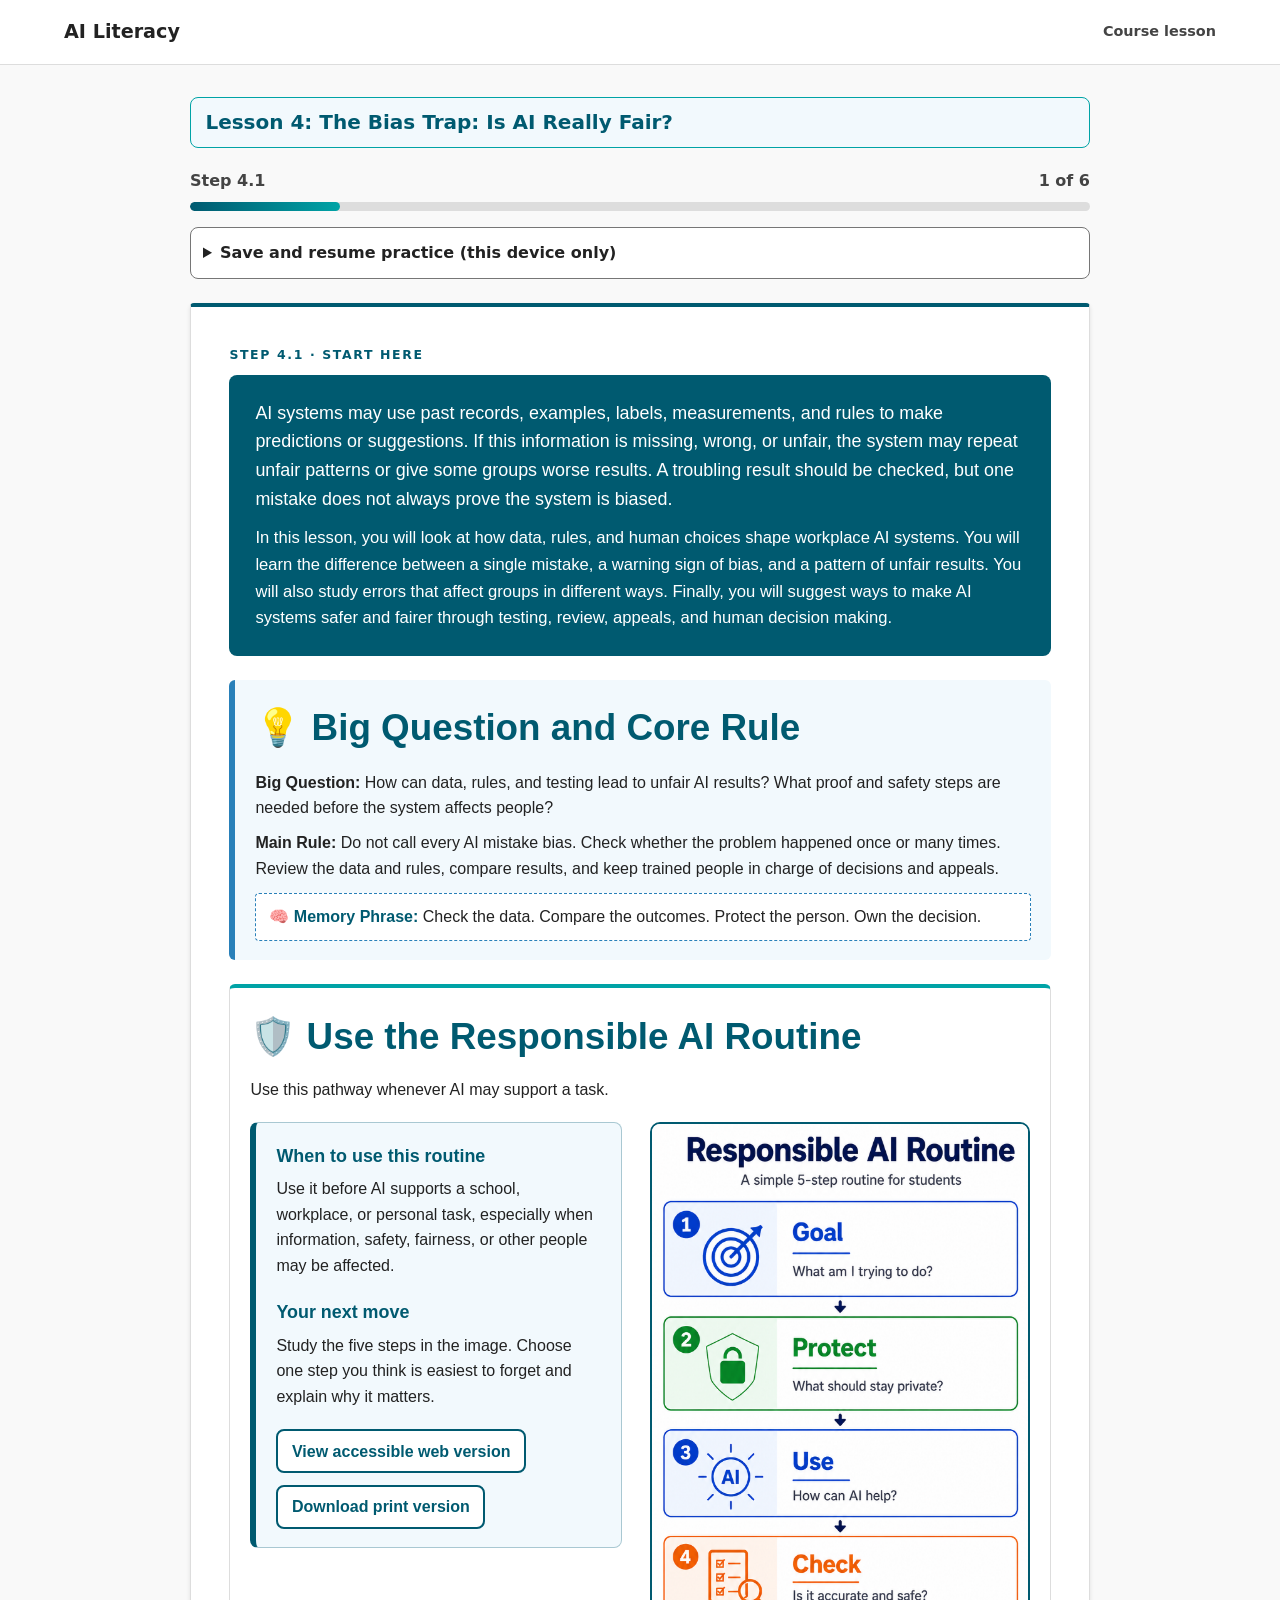
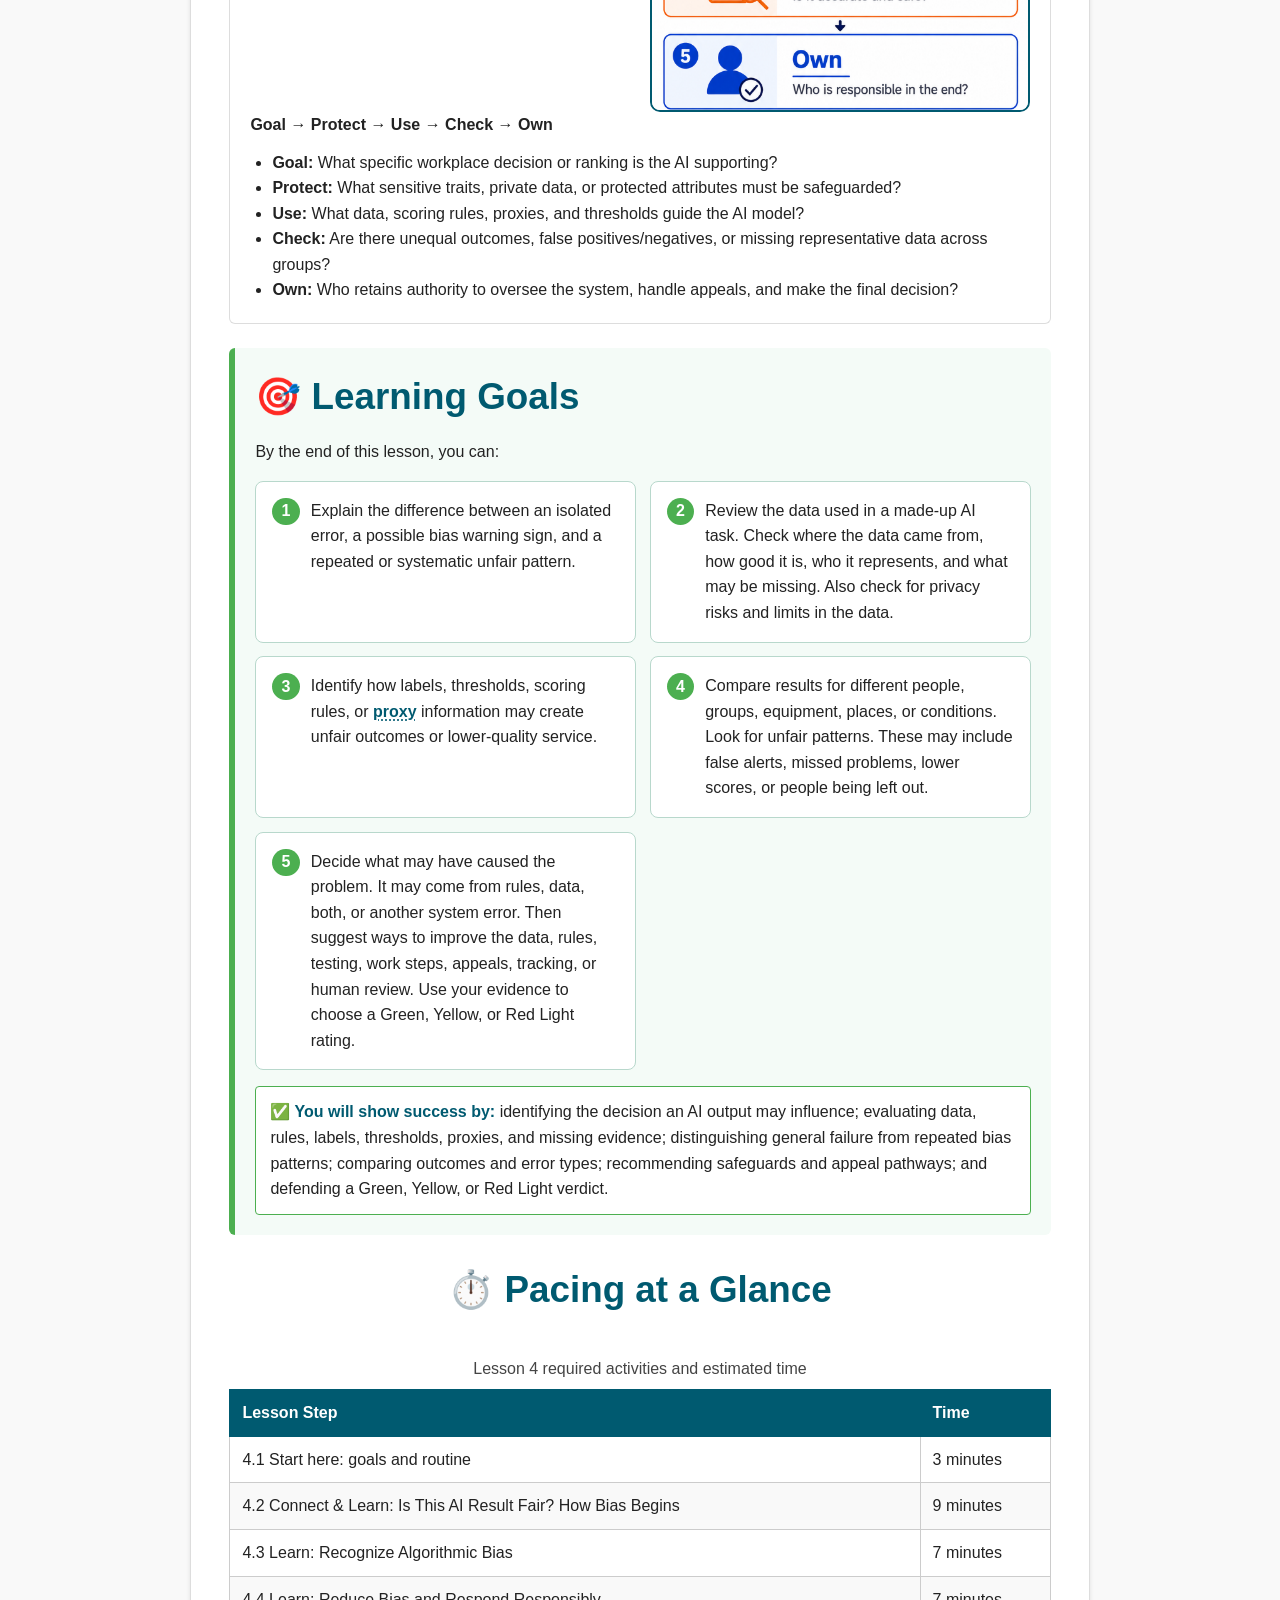
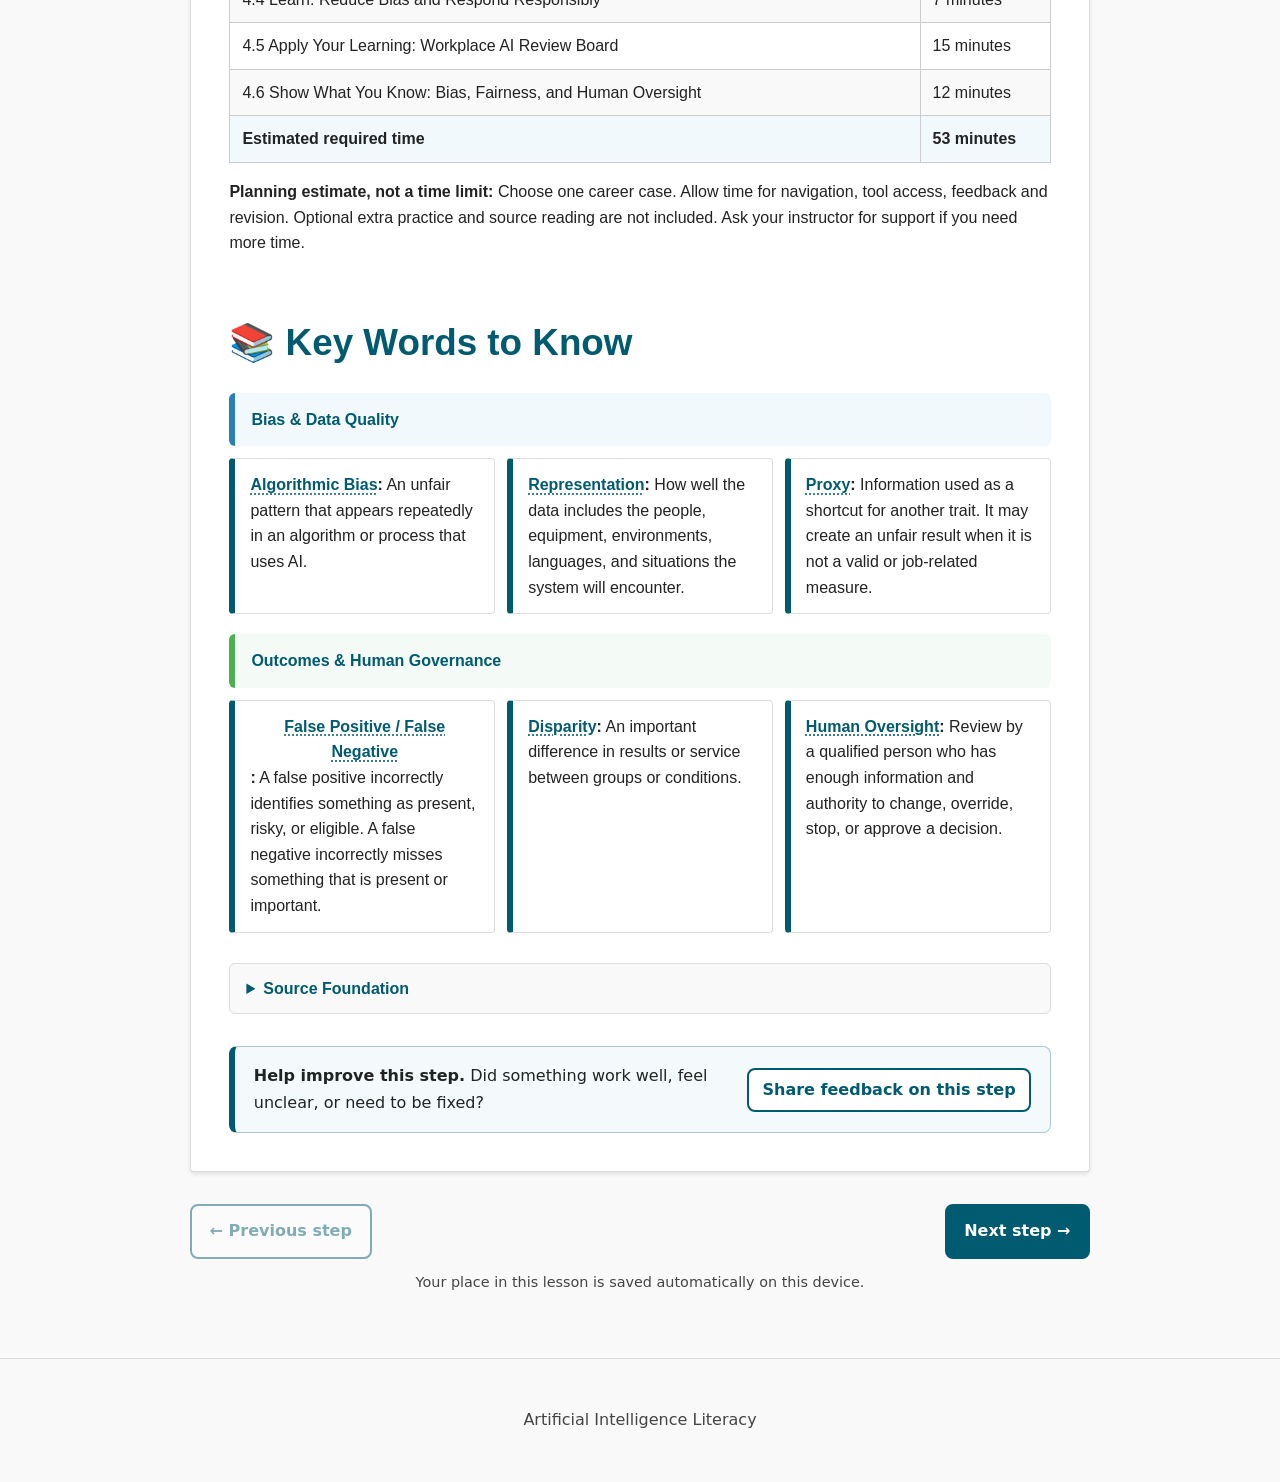
<file: lessons/lesson-4.html>
<!doctype html>
<html lang="en"><head><meta charset="utf-8"><meta name="viewport" content="width=device-width,initial-scale=1">
<title>Lesson 4: The Bias Trap: Is AI Really Fair? | AI Literacy</title><link rel="stylesheet" href="../assets/styles.css?v=20260811-program-scenarios"><link rel="preload" as="image" href="../assets/media/Responsible_AI_Routine_Web_Mobile_1200px.png" fetchpriority="low"><link rel="preload" as="image" href="../assets/media/M01_AIDecisionGuide_v1.png" fetchpriority="low"><link rel="preload" as="image" href="../assets/media/M01_BiasRedFlags_v1.png" fetchpriority="low"><link rel="preload" as="image" href="../assets/media/M01_HumanOversightFlowchart_v1.png" fetchpriority="low"><link rel="preload" as="image" href="../assets/media/M01_AIReviewBoard_v1.png" fetchpriority="low"></head>
<body data-lesson="4"><a class="skip-link" href="#main">Skip to lesson content</a>
<header class="site-header classroom-header"><span class="brand">AI Literacy</span><span class="classroom-label">Course lesson</span></header>
<main id="main"><div class="lesson-hero"><h1 class="lesson-identity">Lesson 4: The Bias Trap: Is AI Really Fair?</h1>
<div class="step-progress" aria-label="Lesson progress"><div class="progress-text"><span id="step-status">Step 4.1</span><span id="step-count">1 of 6</span></div><div class="progress" role="progressbar" aria-labelledby="step-status" aria-valuemin="1" aria-valuemax="6" aria-valuenow="1" aria-valuetext="Step 1 of 6"><span style="width:16.67%"></span></div></div></div>
<div class="stepper" data-total-steps="6"><section class="lesson-step overview" id="step-4-1" data-step-label="4.1"><p class="eyebrow">Step 4.1 · Start here</p>
<div style="font-family: -apple-system, BlinkMacSystemFont, 'Segoe UI', Roboto, Helvetica, Arial, sans-serif; line-height: 1.6; color: #222222; max-width: 100%;">
<div style="background-color: #005a70; color: #ffffff; padding: 24px 26px; border-radius: 8px; margin-bottom: 24px;">
<p style="margin: 0 0 12px 0; color: #ffffff; font-size: 1.12em;">AI systems may use past records, examples, labels, measurements, and rules to make predictions or suggestions. If this information is missing, wrong, or unfair, the system may repeat unfair patterns or give some groups worse results. A troubling result should be checked, but one mistake does not always prove the system is biased.</p>
<p style="margin: 0; color: #ffffff; font-size: 1.04em;">In this lesson, you will look at how data, rules, and human choices shape workplace AI systems. You will learn the difference between a single mistake, a warning sign of bias, and a pattern of unfair results. You will also study errors that affect groups in different ways. Finally, you will suggest ways to make AI systems safer and fairer through testing, review, appeals, and human decision making.</p>
</div>
<div style="background-color: #f2f9fd; border-left: 6px solid #2980B9; padding: 19px 20px; border-radius: 6px; margin-bottom: 24px;">
<h2 style="color: #005a70; margin: 0 0 12px 0; font-size: 1.3em;">💡 Big Question and Core Rule</h2>
<p style="margin: 0 0 9px 0;"><strong>Big Question:</strong> How can data, rules, and testing lead to unfair AI results? What proof and safety steps are needed before the system affects people?</p>
<p style="margin: 0 0 12px 0;"><strong>Main Rule:</strong> Do not call every AI mistake bias. Check whether the problem happened once or many times. Review the data and rules, compare results, and keep trained people in charge of decisions and appeals.</p>
<div style="background-color: #ffffff; border-radius: 4px; padding: 10px 13px; border: 1px dashed #2980b9;"><strong style="color: #005a70;">🧠 Memory Phrase:</strong> Check the data. Compare the outcomes. Protect the person. Own the decision.</div>
</div>
<div style="border-width: 4px 1px 1px; border-style: solid; border-color: #00a3a6 #dddddd #dddddd; padding: 20px; border-radius: 6px; margin-bottom: 24px; background-color: #ffffff;">
<h2 style="color: #005a70; margin: 0 0 10px 0; font-size: 1.3em;">🛡️ Use the Responsible AI Routine</h2>
<p style="margin: 0 0 12px 0;">Use this pathway whenever AI may support a task.</p>

<div class="routine-overview-grid"><div class="routine-overview-guidance"><h3>When to use this routine</h3><p>Use it before AI supports a school, workplace, or personal task, especially when information, safety, fairness, or other people may be affected.</p><h3>Your next move</h3><p>Study the five steps in the image. Choose one step you think is easiest to forget and explain why it matters.</p><div class="routine-resource-buttons"><a href="https://drive.google.com/file/d/1ZU5oKUOuZtzy2pleGarrKHy60p8J_RS2/view?usp=drivesdk" target="_blank" rel="noopener">View accessible web version</a><a href="https://drive.google.com/file/d/1P82VigGCzn5qVHIDCmn2E0EmWflxOZiR/view?usp=drivesdk" target="_blank" rel="noopener">Download print version</a></div></div><div class="routine-intro-visual"><button class="image-zoom" type="button" aria-label="Enlarge image: Responsible AI Routine: 1 Goal—What am I trying to do? 2 Protect—What should stay private? 3 Use—How can AI help? 4 Chec"><img style="width: 100%; max-width: 1400px; height: auto; display: block; margin: 0 auto; border-radius: 6px;" src="../assets/media/Responsible_AI_Routine_Web_Mobile_1200px.png" alt="Responsible AI Routine: 1 Goal—What am I trying to do? 2 Protect—What should stay private? 3 Use—How can AI help? 4 Check—Is it accurate and safe? 5 Own—Who is responsible in the end?" loading="eager" decoding="async"></button></div></div>
<p style="margin: 0 0 12px 0;"><strong>Goal → Protect → Use → Check → Own</strong></p>
<ul style="margin: 0 0 0 0; padding-left: 22px;">
<li><strong>Goal:</strong> What specific workplace decision or ranking is the AI supporting?</li>
<li><strong>Protect:</strong> What sensitive traits, private data, or protected attributes must be safeguarded?</li>
<li><strong>Use:</strong> What data, scoring rules, proxies, and thresholds guide the AI model?</li>
<li><strong>Check:</strong> Are there unequal outcomes, false positives/negatives, or missing representative data across groups?</li>
<li><strong>Own:</strong> Who retains authority to oversee the system, handle appeals, and make the final decision?</li>
</ul>
</div>
<div style="background-color: #f4fbf7; border-left: 6px solid #4CAF50; padding: 20px; border-radius: 6px; margin-bottom: 24px;">
<h2 class="objectives-heading" style="color: #005a70; margin: 0 0 12px 0; font-size: 1.3em;">🎯 Learning Goals</h2>
<p style="margin: 0 0 9px 0;">By the end of this lesson, you can:</p>
<ul class="objective-cards" style="margin: 0 0 15px 0; padding-left: 22px;">
<li>Explain the difference between an isolated error, a possible bias warning sign, and a repeated or systematic unfair pattern.</li>
<li>Review the data used in a made-up AI task. Check where the data came from, how good it is, who it represents, and what may be missing. Also check for privacy risks and limits in the data.</li>
<li>Identify how labels, thresholds, scoring rules, or <button class="vocab-link" type="button" data-term="proxy" data-definition="Information used as a shortcut for another trait. It may create an unfair result when it is not a valid or job-related measure.">proxy</button> information may create unfair outcomes or lower-quality service.</li>
<li>Compare results for different people, groups, equipment, places, or conditions. Look for unfair patterns. These may include false alerts, missed problems, lower scores, or people being left out.</li>
<li>Decide what may have caused the problem. It may come from rules, data, both, or another system error. Then suggest ways to improve the data, rules, testing, work steps, appeals, tracking, or human review. Use your evidence to choose a Green, Yellow, or Red Light rating.</li>
</ul>
<div style="background-color: #ffffff; padding: 12px 14px; border-radius: 4px; border: 1px solid #4caf50;"><strong style="color: #005a70;">✅ You will show success by:</strong> identifying the decision an AI output may influence; evaluating data, rules, labels, thresholds, proxies, and missing evidence; distinguishing general failure from repeated bias patterns; comparing outcomes and error types; recommending safeguards and appeal pathways; and defending a Green, Yellow, or Red Light verdict.</div>
</div>
<h2 class="pacing-heading" style="color: #005a70; border-bottom: 2px solid #00A3A6; padding-bottom: 6px; margin: 26px 0 14px 0; font-size: 1.35em;">⏱️ Pacing at a Glance</h2>
<div style="overflow-x: auto; margin-bottom: 24px;">
<div class="table-scroll" role="region" aria-label="Lesson 4 required activities and estimated time" tabindex="0"><table style="width: 100%; border-collapse: collapse; min-width: 520px;"><caption style="text-align: left; margin-bottom: 8px; color: #444444;">Lesson 4 required activities and estimated time</caption>
<thead>
<tr style="background-color: #005a70; color: #ffffff;">
<th style="padding: 10px 12px; text-align: left; border: 1px solid #005a70;" scope="col">Lesson Step</th>
<th style="padding: 10px 12px; text-align: left; width: 130px; border: 1px solid #005a70;" scope="col">Time</th>
</tr>
</thead>
<tbody>
<tr style="background:#fff"><td style="padding:10px 12px;border:1px solid #ccc">4.1 Start here: goals and routine</td><td style="padding:10px 12px;border:1px solid #ccc">3 minutes</td></tr>
<tr style="background:#f9f9f9"><td style="padding:10px 12px;border:1px solid #ccc">4.2 Connect &amp; Learn: Is This AI Result Fair? How Bias Begins</td><td style="padding:10px 12px;border:1px solid #ccc">9 minutes</td></tr>
<tr style="background:#fff"><td style="padding:10px 12px;border:1px solid #ccc">4.3 Learn: Recognize Algorithmic Bias</td><td style="padding:10px 12px;border:1px solid #ccc">7 minutes</td></tr>
<tr style="background:#f9f9f9"><td style="padding:10px 12px;border:1px solid #ccc">4.4 Learn: Reduce Bias and Respond Responsibly</td><td style="padding:10px 12px;border:1px solid #ccc">7 minutes</td></tr>
<tr style="background:#fff"><td style="padding:10px 12px;border:1px solid #ccc">4.5 Apply Your Learning: Workplace AI Review Board</td><td style="padding:10px 12px;border:1px solid #ccc">15 minutes</td></tr>
<tr style="background:#f9f9f9"><td style="padding:10px 12px;border:1px solid #ccc">4.6 Show What You Know: Bias, Fairness, and Human Oversight</td><td style="padding:10px 12px;border:1px solid #ccc">12 minutes</td></tr><tr style="background:#f2f9fd"><td style="padding:10px 12px;border:1px solid #ccc"><strong>Estimated required time</strong></td><td style="padding:10px 12px;border:1px solid #ccc"><strong>53 minutes</strong></td></tr>
</tbody>
</table><p class="pacing-note"><strong>Planning estimate, not a time limit:</strong> Choose one career case. Allow time for navigation, tool access, feedback and revision. Optional extra practice and source reading are not included. Ask your instructor for support if you need more time.</p></div>
</div>
<h2 style="color: #005a70; border-bottom: 2px solid #00A3A6; padding-bottom: 6px; margin: 26px 0 14px 0; font-size: 1.35em;">📚 Key Words to Know</h2>
<div style="background-color: #f2f9fd; border-left: 6px solid #2980B9; padding: 14px 16px; border-radius: 6px; margin: 0 0 12px 0;"><strong style="color: #005a70;">Bias & Data Quality</strong></div>
<div style="display: flex; flex-wrap: wrap; gap: 12px; margin-bottom: 20px;">
<div style="flex: 1 1 250px; border-width: 1px 1px 1px 6px; border-style: solid; border-color: #dddddd #dddddd #dddddd #005a70; padding: 13px 15px; border-radius: 4px;"><strong><button class="vocab-link" type="button" data-term="Algorithmic Bias" data-definition="An unfair pattern that appears repeatedly in an algorithm or process that uses AI.">Algorithmic Bias</button>:</strong> An unfair pattern that appears repeatedly in an algorithm or process that uses AI.</div>
<div style="flex: 1 1 250px; border-width: 1px 1px 1px 6px; border-style: solid; border-color: #dddddd #dddddd #dddddd #005a70; padding: 13px 15px; border-radius: 4px;"><strong><button class="vocab-link" type="button" data-term="Representation" data-definition="How well the data includes the people, equipment, environments, languages, and situations the system will encounter.">Representation</button>:</strong> How well the data includes the people, equipment, environments, languages, and situations the system will encounter.</div>
<div style="flex: 1 1 250px; border-width: 1px 1px 1px 6px; border-style: solid; border-color: #dddddd #dddddd #dddddd #005a70; padding: 13px 15px; border-radius: 4px;"><strong><button class="vocab-link" type="button" data-term="Proxy" data-definition="Information used as a shortcut for another trait. It may create an unfair result when it is not a valid or job-related measure.">Proxy</button>:</strong> Information used as a shortcut for another trait. It may create an unfair result when it is not a valid or job-related measure.</div>
</div>
<div style="background-color: #f4fbf7; border-left: 6px solid #4CAF50; padding: 14px 16px; border-radius: 6px; margin: 0 0 12px 0;"><strong style="color: #005a70;">Outcomes & Human Governance</strong></div>
<div style="display: flex; flex-wrap: wrap; gap: 12px; margin-bottom: 22px;">
<div style="flex: 1 1 250px; border-width: 1px 1px 1px 6px; border-style: solid; border-color: #dddddd #dddddd #dddddd #005a70; padding: 13px 15px; border-radius: 4px;"><strong><button class="vocab-link" type="button" data-term="False Positive / False Negative" data-definition="A false positive incorrectly identifies something as present, risky, or eligible. A false negative incorrectly misses something that is present or important.">False Positive / False Negative</button>:</strong> A false positive incorrectly identifies something as present, risky, or eligible. A false negative incorrectly misses something that is present or important.</div>
<div style="flex: 1 1 250px; border-width: 1px 1px 1px 6px; border-style: solid; border-color: #dddddd #dddddd #dddddd #005a70; padding: 13px 15px; border-radius: 4px;"><strong><button class="vocab-link" type="button" data-term="Disparity" data-definition="An important difference in results or service between groups or conditions.">Disparity</button>:</strong> An important difference in results or service between groups or conditions.</div>
<div style="flex: 1 1 250px; border-width: 1px 1px 1px 6px; border-style: solid; border-color: #dddddd #dddddd #dddddd #005a70; padding: 13px 15px; border-radius: 4px;"><strong><button class="vocab-link" type="button" data-term="Human Oversight" data-definition="Review by a qualified person who has enough information and authority to change, override, stop, or approve a decision.">Human Oversight</button>:</strong> Review by a qualified person who has enough information and authority to change, override, stop, or approve a decision.</div>
</div>

<div style="margin-top: 30px; margin-bottom: 20px;"><details class="source-foundation" style="background-color: #f9f9f9; border: 1px solid #dddddd; border-radius: 6px; padding: 12px 16px; cursor: pointer;">
<summary>Source Foundation</summary>
<div style="margin-top: 12px; padding-top: 12px; border-top: 1px solid #e5e5e5; font-size: 0.95em; color: #333333;">


<ul style="margin: 0; padding-left: 20px; line-height: 1.5;">
<li style="margin-bottom: 6px;"><a style="color: #005a70; text-decoration: underline;" href="https://michiganvirtual.org/ai/literacy" target="_blank">Michigan Virtual AI Literacy Resources</a></li>
<li style="margin-bottom: 6px;"><a style="color: #005a70; text-decoration: underline;" href="https://www.michigan.gov/mde/services/academic-standards/educational-technology/artificial-intelligence" target="_blank">Michigan K–12 AI Learning Alignment Framework</a></li>
<li><a style="color: #005a70; text-decoration: underline;" href="https://doi.org/10.6028/NIST.CSWP.10" target="_blank">NIST Privacy Framework 1.0</a></li>
</ul>
</div>
</details></div>
</div>
<aside class="lesson-feedback" aria-label="Feedback for this lesson step"><p><strong>Help improve this step.</strong> Did something work well, feel unclear, or need to be fixed?</p><a class="lesson-feedback-link" href="https://docs.google.com/forms/d/e/1FAIpQLSdSzdOE6ONsmktbDhx8tdDnaN6dhNoUTnA3qFYDOVGzdjkrqA/viewform?usp=pp_url&amp;entry.1955824508=Lesson+4%2C+Step+4.1%3A+%F0%9F%92%A1+Big+Question+and+Core+Rule" target="_blank" rel="noopener">Share feedback on this step <span class="sr-only">(opens feedback form in a new tab)</span></a></aside></section><section class="lesson-step" id="step-4-2" data-step-label="4.2" hidden><p class="eyebrow">Step 4.2 · Learn and check</p><h2>Connect &amp; Learn: Is This AI Result Fair? How Bias Begins</h2><div style="line-height: 1.6; color: #222222; font-family: sans-serif;">
<p style="margin: 0 0 12px 0; color: #005a70; font-style: italic; font-size: 0.95em;">Estimated time: 9 minutes</p>

<div style="border: 1px solid #00A3A6; border-left: 8px solid #005A70; padding: 12px 16px; margin-bottom: 20px; border-radius: 4px; background-color: #f9f9f9;"><strong style="color: #005a70;">Responsible AI Routine:</strong> Goal → Protect → Use → Check → Own</div>

<div style="border: 2px solid #2980B9; background-color: #f2f9fd; padding: 12px 16px; border-radius: 8px; margin-bottom: 16px;">
<p style="margin: 0; color: #08283eff;"><strong>▶️ Your next move:</strong> Read the scenario below and silently reflect on the questions.</p>
</div>

<div style="border-top: 4px solid #005A70; padding: 18px; background-color: #f9f9f9; border-radius: 4px; box-shadow: 0 2px 4px rgba(0,0,0,0.05); margin-bottom: 25px;">
<h3 style="color: #005a70; margin-top: 0; margin-bottom: 10px; font-size: 1.15em;">Connect: The Smart Mirror</h3>
<p style="margin: 0 0 12px 0; font-size: 0.95em; color: #222222;">An AI model is like a <strong>smart mirror</strong>. It can only reflect the examples, pictures, and words that people feed into it. If you only show the mirror one type of image, that is the only outcome it learns to show back!</p>
<div style="background-color: #ffffff; border-left: 4px solid #00A3A6; padding: 12px 16px; margin-bottom: 12px; border-radius: 2px;">
<p style="margin: 0; font-size: 0.95em; color: #005a70;"><strong>Imagine this:</strong> You ask AI to make a picture of a "successful team." It shows only young people in suits inside a tall office building.</p>
</div>
<p style="margin: 0 0 6px 0; font-size: 0.95em; font-weight: bold; color: #005a70;">Silently think to yourself:</p>
<ul style="margin: 0; padding-left: 20px; font-size: 0.95em; color: #222222;">
<li style="margin-bottom: 6px;">What kinds of jobs, ages, or hard-working people are missing from this picture?</li>
<li style="margin-bottom: 0;">Why do you think the AI showed success in only one way?</li>
</ul>
</div>
<hr style="border: 0; border-top: 1px solid #d1d5db; margin: 30px 0;">
<div style="background-color: #005a70; color: #ffffff; padding: 14px 18px; border-radius: 6px 6px 0 0; margin-bottom: 0;">
<h2 style="font-size: 1.2em; display: block; margin: 0; color: #ffffff;">Learn: How <button class="vocab-link" type="button" data-term="Algorithmic Bias" data-definition="An unfair pattern that appears repeatedly in an algorithm or process that uses AI.">Algorithmic Bias</button> Begins</h2>
<span style="font-size: 0.85em; font-style: italic;">Time: 7 minutes</span></div>
<div style="border: 2px solid #2980B9; border-top: none; background-color: #f2f9fd; padding: 12px 16px; border-radius: 0 0 8px 8px; margin-bottom: 20px;">
<p style="margin: 0; color: #041c2bff;"><strong>▶️ Your next move:</strong> Watch for one way training data can create an unfair AI result.</p>
</div>

<div style="border-top: 4px solid #005A70; padding: 16px; background-color: #f9f9f9; border-radius: 4px; box-shadow: 0 2px 4px rgba(0,0,0,0.05); margin-bottom: 20px;">
<div style="position: relative; padding-bottom: 56.25%; height: 0; overflow: hidden; max-width: 100%; background: #000; border-radius: 4px; margin-bottom: 12px;"><iframe style="position: absolute; top: 0; left: 0; width: 100%; height: 100%; border: 0;" title="AI Literacy: What is Algorithmic Bias?" src="https://www.youtube-nocookie.com/embed/VwAlOUE4K7M?cc_load_policy=1" allowfullscreen="allowfullscreen"></iframe></div>
<div class="video-access"><a href="https://www.youtube.com/watch?v=VwAlOUE4K7M&amp;cc_load_policy=1" target="_blank" rel="noopener">Watch with English captions</a> | <a href="https://www.youtube.com/watch?v=gXl0ud9talY" target="_blank" rel="noopener">Watch in Spanish</a> | <a href="https://www.youtube.com/watch?v=detnBXmY0E0" target="_blank" rel="noopener">Watch in Arabic</a></div>
</div>

<div style="background-color: #f4f8f9; border-left: 4px solid #00A3A6; padding: 14px 16px; margin-bottom: 20px; border-radius: 0 4px 4px 0;"><strong style="color: #005a70; display: block; margin-bottom: 6px;">Viewing & Reading Focus:</strong>
<ul style="margin: 0; padding-left: 20px; font-size: 0.95em;">
<li style="margin-bottom: 4px;">Where bias starts in an AI tool.</li>
<li style="margin-bottom: 4px;">How training data and human choices affect outcomes.</li>
<li style="margin-bottom: 0;">Why AI tools can work better for some groups than others.</li>
</ul>
</div>

<div style="margin-bottom: 20px; font-size: 0.95em;">
<p style="margin: 0 0 10px 0;"><strong>Bias happens before AI gives a single response:</strong></p>
<ul style="margin: 0 0 16px 0; padding-left: 20px;">
<li style="margin-bottom: 6px;"><strong>Training Data:</strong> If key information is missing or one group appears most often, the AI may repeat unfair patterns.</li>
<li style="margin-bottom: 0;"><strong>Human Design Choices:</strong> Developers decide what information to collect, what rules to set, and how to score answers.</li>
</ul>
<p style="margin: 0 0 10px 0; font-style: italic; color: #4b5563; background-color: #f9f9f9; padding: 10px 14px; border-radius: 4px; border-left: 3px solid #00A3A6;"><strong>Key Takeaway:</strong> AI does not have feelings or personal ideas. It simply copies the examples and rules given by humans.</p>
</div>
<details style="border: 1px solid #d1d5db; border-radius: 6px; padding: 12px 16px; margin-bottom: 20px; background-color: #ffffff; cursor: pointer;">
<summary style="font-weight: bold; color: #005a70; font-size: 1em;">📖 Reference Keys (Risk Framework & Bias Types)</summary>
<div style="margin-top: 14px; cursor: default; font-size: 0.95em;"><strong style="color: #005a70; display: block; margin-bottom: 6px;">Risk Levels:</strong>
<ul style="margin: 0 0 12px 0; padding-left: 20px;">
<li style="margin-bottom: 4px;"><strong style="color: #2e7d32;">Green Light:</strong> Fair, helpful, and safe to use.</li>
<li style="margin-bottom: 4px;"><strong style="color: #1a1303ff;">Yellow Light:</strong> Helpful, but needs a human to check for mistakes.</li>
<li style="margin-bottom: 0;"><strong style="color: #c62828;">Red Light:</strong> Unfair, unsafe, or improper to use.</li>
</ul>
<div style="text-align: center; margin: 12px 0;"><button class="image-zoom" type="button" aria-label="Enlarge image: Green, yellow, and red AI decision guide for judging risk and required human oversight."><img style="max-width: 55%; width: 420px; height: auto; display: inline-block; border-radius: 4px;" src="../assets/media/M01_AIDecisionGuide_v1.png" alt="Green, yellow, and red AI decision guide for judging risk and required human oversight."></button></div>
<strong style="color: #005a70; display: block; margin-bottom: 6px;">Types of Bias:</strong>
<ul style="margin: 0; padding-left: 20px;">
<li style="margin-bottom: 4px;"><strong>Rule-Based:</strong> Flawed rules or strict scoring lead to unfair results.</li>
<li style="margin-bottom: 4px;"><strong>Data-Driven:</strong> The system learns from incomplete or unbalanced examples.</li>
<li style="margin-bottom: 4px;"><strong>Both:</strong> Unfair data and bad scoring rules combine to make the issue worse.</li>
<li style="margin-bottom: 0;"><strong>Undetermined:</strong> Needs more testing and info before deciding.</li>
</ul>
</div>
</details>
<h3 style="color: #005a70; font-size: 1.05em; display: block; margin-bottom: 10px;">Main Causes of <button class="vocab-link" type="button" data-term="Algorithmic Bias" data-definition="An unfair pattern that appears repeatedly in an algorithm or process that uses AI.">Algorithmic Bias</button></h3>
<div class="table-scroll" role="region" aria-label="Main Causes of Algorithmic Bias" tabindex="0"><table style="width: 100%; border-collapse: collapse; border: 1px solid #ddd; margin-bottom: 24px; font-size: 0.9em;"><caption>Main Causes of <button class="vocab-link" type="button" data-term="Algorithmic Bias" data-definition="An unfair pattern that appears repeatedly in an algorithm or process that uses AI.">Algorithmic Bias</button></caption>
<thead style="background-color: #005a70; color: #ffffff;">
<tr>
<th style="padding: 10px; text-align: left; width: 30%;" scope="col">Source</th>
<th style="padding: 10px; text-align: left; width: 70%;" scope="col">What It Means</th>
</tr>
</thead>
<tbody>
<tr style="border-bottom: 1px solid #ddd; background-color: #ffffff;">
<td style="padding: 10px;"><strong>Unbalanced Data</strong></td>
<td style="padding: 10px;">Does not have enough examples of different people, places, or events.</td>
</tr>
<tr style="border-bottom: 1px solid #ddd; background-color: #f9f9f9;">
<td style="padding: 10px;"><strong>Historical Patterns</strong></td>
<td style="padding: 10px;">Old records contain past unfair choices that the AI assumes are correct.</td>
</tr>
<tr style="border-bottom: 1px solid #ddd; background-color: #ffffff;">
<td style="padding: 10px;"><strong>Missing Data</strong></td>
<td style="padding: 10px;">Important facts or entire groups of people are left out completely.</td>
</tr>
<tr style="border-bottom: 1px solid #ddd; background-color: #f9f9f9;">
<td style="padding: 10px;"><strong>Labels & Rules</strong></td>
<td style="padding: 10px;">Human definitions rely on unproven assumptions.</td>
</tr>
<tr style="border-bottom: 1px solid #ddd; background-color: #ffffff;">
<td style="padding: 10px;"><strong>Design Choices</strong></td>
<td style="padding: 10px;">Choosing speed or lower costs instead of checking for fairness.</td>
</tr>
<tr style="background-color: #f9f9f9;">
<td style="padding: 10px;"><strong>Weak Testing</strong></td>
<td style="padding: 10px;">Forgetting to test software with diverse groups or real-life situations.</td>
</tr>
</tbody>
</table></div>

<div style="border: 2px solid #2980B9; background-color: #f2f9fd; padding: 14px 16px; border-radius: 8px; margin-bottom: 20px;">
<p style="margin: 0; color: #08283eff; font-size: 0.95em;"><strong>▶️ Your next move:</strong> Complete the <strong>Check for Understanding</strong> questions below to test what you have learned.</p>
</div>
<details class="source-foundation" style="border: 1px solid #e5e7eb; border-radius: 4px; padding: 10px 14px; margin-bottom: 20px; background-color: #f9f9f9; cursor: pointer; font-size: 0.9em;">
<summary>Source Foundation</summary>
<div style="margin-top: 10px; cursor: default; color: #4b5563;">
<p style="margin: 0 0 6px 0;"><strong>Michigan Virtual:</strong> “What Is Algorithmic Bias?” — Student video introducing training data and design choices in AI bias.</p>
<p style="margin: 0;"><strong>NIST:</strong> <em>Towards a Standard for Identifying and Managing Bias in Artificial Intelligence</em> — Guidelines on how bias enters throughout the AI lifecycle.</p>
</div>
</details>
<p style="font-size: 0.85em; color: #6b7280; text-align: right; margin-top: 20px;">Last Updated: August 5, 2026</p>
</div><div class="check-next-move" style="border: 2px solid #2980B9; background-color: #F2F9FD; padding: 14px 16px; border-radius: 8px; margin: 18px 0 12px 0;"><p style="margin: 0; color: #222222;"><strong style="color: #005A70;">✅ Your next move:</strong> Complete the checks for understanding below. Use the feedback to review your answer before continuing.</p></div><div class="question-set"><article class="question" data-question-id="4.2.1" data-question-type="multiple_choice_question" data-correct="[&quot;B&quot;]" data-feedback-correct="One concerning result is a reason to examine patterns, data, rules, and context before reaching a system-level conclusion." data-feedback-incorrect="Do not ignore the concern or overstate the evidence. Investigate whether a repeated unfair pattern exists."><h3>Check 1</h3><p>A reviewer sees one AI result that appears unfair. What is the most responsible conclusion?</p><div class="choices"><label><input type="radio" name="4.2.1" value="A"> <span>Decide that the entire system is permanently biased.</span></label><label><input type="radio" name="4.2.1" value="B"> <span>Treat it as a warning sign and investigate more evidence.</span></label><label><input type="radio" name="4.2.1" value="C"> <span>Ignore it because one AI result cannot cause harm.</span></label><label><input type="radio" name="4.2.1" value="D"> <span>Approve the system unless many people file complaints.</span></label></div><button class="check-answer" type="button">Check answer</button><div class="feedback" role="status" hidden><p>One concerning result is a reason to examine patterns, data, rules, and context before reaching a system-level conclusion.</p></div></article><article class="question" data-question-id="4.2.2" data-question-type="multiple_choice_question" data-correct="[&quot;C&quot;]" data-feedback-correct="The source remains undetermined because the scenario lacks data, rules, and repeated-outcome evidence." data-feedback-incorrect="Do not guess the source of bias when the needed evidence has not been reviewed."><h3>Check 2</h3><p>A tool gives one group lower scores. The data, rules, and repeated results have not been checked. What can reviewers conclude?</p><div class="choices"><label><input type="radio" name="4.2.2" value="A"> <span>The data has already been proven to be the cause.</span></label><label><input type="radio" name="4.2.2" value="B"> <span>The rules have already been proven to be the cause.</span></label><label><input type="radio" name="4.2.2" value="C"> <span>The cause is unknown until they gather evidence.</span></label><label><input type="radio" name="4.2.2" value="D"> <span>Both data and rules are already proven causes.</span></label></div><button class="check-answer" type="button">Check answer</button><div class="feedback" role="status" hidden><p>The source remains undetermined because the scenario lacks data, rules, and repeated-outcome evidence.</p></div></article><article class="question" data-question-id="4.2.3" data-question-type="multiple_choice_question" data-correct="[&quot;A&quot;]" data-feedback-correct="The employment gap is being used as a proxy for reliability without enough job-related evidence." data-feedback-incorrect="A proxy is information used as a shortcut for another quality or characteristic."><h3>Check 3</h3><p>A hiring tool uses an employment gap as a shortcut for reliability. What is the gap?</p><div class="choices"><label><input type="radio" name="4.2.3" value="A"> <span>A proxy that may not measure job reliability</span></label><label><input type="radio" name="4.2.3" value="B"> <span>A direct measure of every job skill needed</span></label><label><input type="radio" name="4.2.3" value="C"> <span>A false positive proving the person is unreliable</span></label><label><input type="radio" name="4.2.3" value="D"> <span>A privacy safeguard that protects the applicant</span></label></div><button class="check-answer" type="button">Check answer</button><div class="feedback" role="status" hidden><p>The employment gap is being used as a proxy for reliability without enough job-related evidence.</p></div></article></div><aside class="lesson-feedback" aria-label="Feedback for this lesson step"><p><strong>Help improve this step.</strong> Did something work well, feel unclear, or need to be fixed?</p><a class="lesson-feedback-link" href="https://docs.google.com/forms/d/e/1FAIpQLSdSzdOE6ONsmktbDhx8tdDnaN6dhNoUTnA3qFYDOVGzdjkrqA/viewform?usp=pp_url&amp;entry.1955824508=Lesson+4%2C+Step+4.2%3A+Connect+%26+Learn%3A+Is+This+AI+Result+Fair%3F+How+Bias+Begins" target="_blank" rel="noopener">Share feedback on this step <span class="sr-only">(opens feedback form in a new tab)</span></a></aside></section><section class="lesson-step" id="step-4-3" data-step-label="4.3" hidden><p class="eyebrow">Step 4.3 · Learn and check</p><h2>Learn: Recognize <button class="vocab-link" type="button" data-term="Algorithmic Bias" data-definition="An unfair pattern that appears repeatedly in an algorithm or process that uses AI.">Algorithmic Bias</button></h2><div style="font-family: Arial, sans-serif; line-height: 1.6; color: #111111; max-width: 100%;">
<div style="background-color: #005a70; color: #ffffff; padding: 20px 24px; border-radius: 6px; margin-bottom: 20px;">
<h2 style="margin: 0; color: #ffffff; font-size: 1.3rem; font-weight: bold; line-height: 1.3;">Learn: Investigate Data, Rules, and Unequal Outcomes</h2>
<p style="margin: 6px 0 0 0; color: #ffffff; font-size: 0.95rem; font-style: italic;"><span>⏱️ </span>Estimated time: 7 minutes</p>
</div>

<div style="border: 1px solid #00A3A6; border-left: 8px solid #005A70; padding: 12px 16px; margin-bottom: 20px; border-radius: 4px; background-color: #f9f9f9;" role="region"><strong style="color: #005a70; font-size: 1rem;">Responsible AI Routine:</strong> <span style="color: #111111; font-size: 1rem;"> Goal → Protect → Use → Check → Own</span></div>



<div style="border: 2px solid #2980B9; background-color: #f2f9fd; padding: 16px; border-radius: 8px; margin-bottom: 16px;">
<h3 style="color: #005a70; margin: 0 0 6px 0; font-size: 1.1rem; font-weight: bold;"><span>▶️ </span>Your Next Move</h3>
<p style="margin: 0; color: #111111; font-size: 1rem;"> Watch for one question that can reveal bias in an AI result.</p>
</div>

<div style="position: relative; padding-bottom: 56.25%; height: 0; overflow: hidden; max-width: 100%; border-radius: 6px; border: 1px solid #dddddd; background-color: #000000; margin-bottom: 10px;"><iframe style="position: absolute; top: 0; left: 0; width: 100%; height: 100%; border: 0;" title="AI Literacy: Recognizing Algorithmic Bias" src="https://www.youtube-nocookie.com/embed/_WpTWizRGys?cc_load_policy=1" allowfullscreen="allowfullscreen" allow="accelerometer; autoplay; clipboard-write; encrypted-media; gyroscope; picture-in-picture; web-share"></iframe></div>
<div class="video-access"><a href="https://docs.google.com/document/d/1svKP5hv_xVMULKPtoQN8vv_QsjFOH8gIkoOgGpnD7vA/edit" target="_blank" rel="noopener">English transcript</a> | <a href="https://www.youtube.com/watch?v=oLeV1eQWNNU" target="_blank" rel="noopener">Watch in Spanish</a> | <a href="https://www.youtube.com/watch?v=q9Lkx0h87Aw" target="_blank" rel="noopener">Watch in Arabic</a></div>
<div style="border: 2px solid #2980B9; background-color: #f2f9fd; padding: 16px; border-radius: 8px; margin-bottom: 20px;">
<h3 style="color: #005a70; margin: 0 0 6px 0; font-size: 1.1rem; font-weight: bold;"><span>📖 </span>Your Next Move</h3>
<p style="margin: 0; color: #111111; font-size: 1rem;">Continue with the short reading and examples below.</p>
</div>

<div style="margin-bottom: 24px; line-height: 1.6;">
<p style="margin-bottom: 12px;"><strong><button class="vocab-link" type="button" data-term="Algorithmic bias" data-definition="An unfair pattern that appears repeatedly in an algorithm or process that uses AI.">Algorithmic bias</button></strong> is an unfair pattern that appears again and again in an AI system’s results. One unusual answer or random mistake does not prove bias.</p>
<p style="margin-bottom: 12px;">To recognize possible bias, look closely at the result. Ask who is included, who is missing, what assumptions were made, and how people could be affected.</p>
<p style="margin-bottom: 12px;">Start by checking your own thinking. Your experiences and assumptions may affect what you notice or miss. Being aware of your point of view can help you review AI results more fairly.</p>
</div>

<h3 id="bias-recognition-questions" style="color: #005a70; margin-top: 28px; margin-bottom: 12px; font-size: 1.2rem; font-weight: bold;">Bias Recognition Questions</h3>
<div class="table-scroll" role="region" aria-label="Lesson information table" tabindex="0"><table style="width: 100%; border-collapse: collapse; border: 1px solid #dddddd; margin-bottom: 24px;">
<thead>
<tr style="background-color: #005a70; color: #ffffff;">
<th style="padding: 12px; text-align: left; width: 25%; border: 1px solid #dddddd; font-size: 1rem;" scope="col">Recognition Area</th>
<th style="padding: 12px; text-align: left; width: 75%; border: 1px solid #dddddd; font-size: 1rem;" scope="col">Question to Ask</th>
</tr>
</thead>
<tbody>
<tr style="background-color: #ffffff;">
<td style="padding: 10px 12px; border: 1px solid #dddddd; font-weight: bold;"><button class="vocab-link" type="button" data-term="Representation" data-definition="How well the data includes the people, equipment, environments, languages, and situations the system will encounter.">Representation</button></td>
<td style="padding: 10px 12px; border: 1px solid #dddddd;">Does the data or result include the people, cultures, languages, equipment, places, and situations affected by the decision?</td>
</tr>
<tr style="background-color: #f9f9f9;">
<td style="padding: 10px 12px; border: 1px solid #dddddd; font-weight: bold;">Missing information</td>
<td style="padding: 10px 12px; border: 1px solid #dddddd;">What important facts, perspectives, or conditions are absent?</td>
</tr>
<tr style="background-color: #ffffff;">
<td style="padding: 10px 12px; border: 1px solid #dddddd; font-weight: bold;">Assumptions</td>
<td style="padding: 10px 12px; border: 1px solid #dddddd;">Does the output make an unsupported assumption about a person or group?</td>
</tr>
<tr style="background-color: #f9f9f9;">
<td style="padding: 10px 12px; border: 1px solid #dddddd; font-weight: bold;">Consistency</td>
<td style="padding: 10px 12px; border: 1px solid #dddddd;">Are similar people or situations treated differently without a relevant reason?</td>
</tr>
<tr style="background-color: #ffffff;">
<td style="padding: 10px 12px; border: 1px solid #dddddd; font-weight: bold;">Patterns</td>
<td style="padding: 10px 12px; border: 1px solid #dddddd;">Does the issue appear repeatedly, or is it one isolated error?</td>
</tr>
<tr style="background-color: #f9f9f9;">
<td style="padding: 10px 12px; border: 1px solid #dddddd; font-weight: bold;">Evidence</td>
<td style="padding: 10px 12px; border: 1px solid #dddddd;">What evidence supports the result?</td>
</tr>
<tr style="background-color: #ffffff;">
<td style="padding: 10px 12px; border: 1px solid #dddddd; font-weight: bold;">Uncertainty</td>
<td style="padding: 10px 12px; border: 1px solid #dddddd;">Does the result clearly show its limits, missing information, or other possible explanations?</td>
</tr>
<tr style="background-color: #f9f9f9;">
<td style="padding: 10px 12px; border: 1px solid #dddddd; font-weight: bold;">Impact</td>
<td style="padding: 10px 12px; border: 1px solid #dddddd;">Could the result affect someone’s safety, health, rights, education, money, reputation, employment, or future?</td>
</tr>
</tbody>
</table></div>

<h3 style="color: #005a70; margin-top: 24px; margin-bottom: 12px; font-size: 1.15rem; font-weight: bold;">Where Bias May Appear</h3>
<p style="margin-bottom: 12px;">Bias can surface in many formats and system types:</p>
<div style="display: flex; flex-wrap: wrap;  margin-bottom: 24px;"><span style="background-color: #e0f2f1; color: #004d61; padding: 6px 12px; border-radius: 16px; font-weight: bold; font-size: 0.9rem;">Text & Images</span> <span style="background-color: #e0f2f1; color: #004d61; padding: 6px 12px; border-radius: 16px; font-weight: bold; font-size: 0.9rem;">Recommendations & Rankings</span> <span style="background-color: #e0f2f1; color: #004d61; padding: 6px 12px; border-radius: 16px; font-weight: bold; font-size: 0.9rem;">Scores & Predictions</span> <span style="background-color: #e0f2f1; color: #004d61; padding: 6px 12px; border-radius: 16px; font-weight: bold; font-size: 0.9rem;">Classifications & Search Results</span> <span style="background-color: #e0f2f1; color: #004d61; padding: 6px 12px; border-radius: 16px; font-weight: bold; font-size: 0.9rem;">Scheduling & Hiring Tools</span> <span style="background-color: #e0f2f1; color: #004d61; padding: 6px 12px; border-radius: 16px; font-weight: bold; font-size: 0.9rem;">Healthcare & Risk Assessments</span></div>
<details style="border: 1px solid #005A70; border-radius: 6px; margin-bottom: 24px; background-color: #f9f9f9; padding: 12px 16px;">
<summary style="font-weight: bold; color: #005a70; cursor: pointer; font-size: 1.1rem;">🔍 What to Do When You Are Unsure (Investigation Strategies)</summary>
<div style="margin-top: 12px; padding-top: 12px; border-top: 1px solid #e0e0e0;">
<p style="margin-bottom: 12px;">When you are unsure whether bias exists, do not quickly call the system fair or unfair. <strong>Investigate first:</strong></p>
<ul style="padding-left: 20px; margin-bottom: 0; line-height: 1.6;">
<li style="margin-bottom: 6px;">Ask another person for a different perspective.</li>
<li style="margin-bottom: 6px;">Compare results from more than one prompt or tool.</li>
<li style="margin-bottom: 6px;">Look for repeated patterns across multiple outputs.</li>
<li style="margin-bottom: 6px;">Add missing context to your prompts.</li>
<li style="margin-bottom: 6px;">Review the source and intended audience.</li>
<li style="margin-bottom: 6px;">Ask whether the same standard is being applied consistently.</li>
<li style="margin-bottom: 0;">Consult a qualified professional or trusted standard.</li>
</ul>
</div>
</details>
<div style="border: 2px solid #E67E22; background-color: #fff9f3; padding: 20px; border-radius: 8px; margin-bottom: 24px;">
<h3 id="quick-bias-red-flags" style="color: #d35400; margin: 0 0 10px 0; font-size: 1.2rem; font-weight: bold;"><span>⚠️ </span>Quick Bias Red Flags</h3>
<p style="margin: 0 0 12px 0; color: #111111;">Use this checklist for a quick review before you reach a conclusion. An AI output requires closer review when it:</p>
<ol style="margin: 0; padding-left: 20px; color: #111111; line-height: 1.6;">
<li style="margin-bottom: 6px;">Stereotypes a career field or group.</li>
<li style="margin-bottom: 6px;">Leaves out people, conditions, languages, equipment, or situations that matter.</li>
<li style="margin-bottom: 6px;">Makes unsupported assumptions about someone.</li>
<li style="margin-bottom: 6px;">Treats similar people differently without a relevant reason.</li>
<li style="margin-bottom: 6px;">Hides uncertainty, missing evidence, or alternative explanations.</li>
<li style="margin-bottom: 6px;">Could affect someone’s health, safety, rights, money, education, reputation, employment, or future.</li>
</ol>
<p style="margin: 12px 0 0 0; font-style: italic; font-weight: bold; color: #d35400;">Note: A red flag does not prove that a system is biased. It means you should pause and investigate.</p>
</div>


<details class="source-foundation" style="border: 1px solid #cccccc; border-radius: 6px; margin-bottom: 28px; background-color: #fafafa; padding: 12px 16px; font-size: 0.95rem; color: #444444;">
<summary>Source Foundation</summary>
<div style="margin-top: 12px; padding-top: 12px; border-top: 1px solid #e0e0e0;"><ul class="source-list">
<li class="source-item"><a href="https://www.youtube.com/watch?v=_WpTWizRGys" target="_blank" rel="noopener">Michigan Virtual, “Recognizing Algorithmic Bias”</a></li>
<li class="source-item"><a href="https://doi.org/10.6028/NIST.SP.1270" target="_blank" rel="noopener">NIST, Towards a Standard for Identifying and Managing Bias in Artificial Intelligence</a></li>
<li class="source-item"><a href="https://www.ada.gov/resources/ai-guidance/" target="_blank" rel="noopener">U.S. Department of Justice, Algorithms, Artificial Intelligence, and Disability Discrimination in Hiring</a></li></ul>
</div>
</details>
<div style="border-top: 2px solid #005A70; padding-top: 16px; margin-bottom: 20px;">


</div>

<p style="margin-top: 24px; color: #666666; font-size: 0.85rem; font-style: italic;">Last Updated: August 4, 2026</p>
</div><figure class="instructional-figure"><button class="image-zoom" type="button" aria-label="Enlarge image: Quick bias red flags: stereotypes, missing groups or situations, unsupported assumptions, unequal treatment, hidden unce"><img src="../assets/media/M01_BiasRedFlags_v1.png" alt="Quick bias red flags: stereotypes, missing groups or situations, unsupported assumptions, unequal treatment, hidden uncertainty, and possible effects on health, safety, rights, money, education, reputation, employment, or the future." loading="eager" decoding="async"></button><figcaption>Use these red flags to decide when an AI result needs a closer investigation. A red flag is a reason to check evidence, not proof of bias by itself. Select the image to enlarge it.</figcaption></figure><div class="check-next-move" style="border: 2px solid #2980B9; background-color: #F2F9FD; padding: 14px 16px; border-radius: 8px; margin: 18px 0 12px 0;"><p style="margin: 0; color: #222222;"><strong style="color: #005A70;">✅ Your next move:</strong> Complete the checks for understanding below. Use the feedback to review your answer before continuing.</p></div><div class="question-set"><article class="question" data-question-id="4.3.1" data-question-type="categorization_question" data-correct="{&quot;4.3.1-row-1&quot;: &quot;category-1&quot;, &quot;4.3.1-row-2&quot;: &quot;category-1&quot;, &quot;4.3.1-row-3&quot;: &quot;category-1&quot;, &quot;4.3.1-row-4&quot;: &quot;category-2&quot;, &quot;4.3.1-row-5&quot;: &quot;category-2&quot;, &quot;4.3.1-row-6&quot;: &quot;category-2&quot;}" data-feedback-correct="A false positive reports something that is not present. A false negative misses something that is present." data-feedback-incorrect="Compare the system result with reality. A false positive reports a condition that is absent; a false negative fails to report a condition that is present."><h3>Check 1</h3><p>Compare each system result with what was actually true. Categorize each error as a false positive or false negative.</p><div class="matching-grid"><div class="matching-row"><label for="match-4.3.1-1">System result: hazard detected. Actual result: the equipment was operating normally</label><select id="match-4.3.1-1" data-response-id="4.3.1-row-1"><option value="">Choose a match</option><option value="category-1">False positive</option><option value="category-2">False negative</option></select></div><div class="matching-row"><label for="match-4.3.1-2">System result: package restricted. Actual result: the package was permitted</label><select id="match-4.3.1-2" data-response-id="4.3.1-row-2"><option value="">Choose a match</option><option value="category-1">False positive</option><option value="category-2">False negative</option></select></div><div class="matching-row"><label for="match-4.3.1-3">System result: defective part. Actual result: the inspected part met standards</label><select id="match-4.3.1-3" data-response-id="4.3.1-row-3"><option value="">Choose a match</option><option value="category-1">False positive</option><option value="category-2">False negative</option></select></div><div class="matching-row"><label for="match-4.3.1-4">System result: no urgent condition. Actual result: the patient needed urgent care</label><select id="match-4.3.1-4" data-response-id="4.3.1-row-4"><option value="">Choose a match</option><option value="category-1">False positive</option><option value="category-2">False negative</option></select></div><div class="matching-row"><label for="match-4.3.1-5">System result: no gas detected. Actual result: a gas leak was present</label><select id="match-4.3.1-5" data-response-id="4.3.1-row-5"><option value="">Choose a match</option><option value="category-1">False positive</option><option value="category-2">False negative</option></select></div><div class="matching-row"><label for="match-4.3.1-6">System result: payment approved. Actual result: the payment was fraudulent</label><select id="match-4.3.1-6" data-response-id="4.3.1-row-6"><option value="">Choose a match</option><option value="category-1">False positive</option><option value="category-2">False negative</option></select></div></div><button class="check-answer" type="button">Check matches</button><div class="feedback" role="status" hidden><p>A false positive reports something that is not present. A false negative misses something that is present.</p></div></article><article class="question" data-question-id="4.3.2" data-question-type="multiple_answers_question" data-correct="[&quot;A&quot;, &quot;D&quot;]" data-feedback-correct="Reviewers should compare group-specific errors and study how those errors affect people." data-feedback-incorrect="Overall accuracy or removing labels can hide unequal performance. Compare errors and effects by group."><h3>Check 2</h3><p>A tool makes more serious errors for one group. What should reviewers do? Choose all correct answers.</p><div class="choices"><label><input type="checkbox" name="4.3.2" value="A"> <span>Compare both types of error across groups.</span></label><label><input type="checkbox" name="4.3.2" value="B"> <span>Rely only on the tool’s overall accuracy score.</span></label><label><input type="checkbox" name="4.3.2" value="C"> <span>Remove group labels before checking error patterns.</span></label><label><input type="checkbox" name="4.3.2" value="D"> <span>Study how each error could affect people.</span></label></div><button class="check-answer" type="button">Check answer</button><div class="feedback" role="status" hidden><p>Reviewers should compare group-specific errors and study how those errors affect people.</p></div></article><article class="question" data-question-id="4.3.3" data-question-type="multiple_choice_question" data-correct="[&quot;D&quot;]" data-feedback-correct="High overall accuracy can hide substantially poorer performance for a particular group." data-feedback-incorrect="Compare outcomes across relevant groups instead of relying only on the overall score."><h3>Check 3</h3><p>A system is 94% accurate overall but only 70% accurate for second-language patterns. What should reviewers conclude?</p><div class="choices"><label><input type="radio" name="4.3.3" value="A"> <span>The overall score proves that the system is fair.</span></label><label><input type="radio" name="4.3.3" value="B"> <span>The lower score is acceptable because the group is smaller.</span></label><label><input type="radio" name="4.3.3" value="C"> <span>Every user should receive the same shorter response.</span></label><label><input type="radio" name="4.3.3" value="D"> <span>The gap may show unequal service across user groups.</span></label></div><button class="check-answer" type="button">Check answer</button><div class="feedback" role="status" hidden><p>High overall accuracy can hide substantially poorer performance for a particular group.</p></div></article></div><aside class="lesson-feedback" aria-label="Feedback for this lesson step"><p><strong>Help improve this step.</strong> Did something work well, feel unclear, or need to be fixed?</p><a class="lesson-feedback-link" href="https://docs.google.com/forms/d/e/1FAIpQLSdSzdOE6ONsmktbDhx8tdDnaN6dhNoUTnA3qFYDOVGzdjkrqA/viewform?usp=pp_url&amp;entry.1955824508=Lesson+4%2C+Step+4.3%3A+Learn%3A+Recognize+Algorithmic+Bias" target="_blank" rel="noopener">Share feedback on this step <span class="sr-only">(opens feedback form in a new tab)</span></a></aside></section><section class="lesson-step" id="step-4-4" data-step-label="4.4" hidden><p class="eyebrow">Step 4.4 · Learn and check</p><h2>Learn: Reduce Bias and Respond Responsibly</h2><div style="font-family: Arial, sans-serif; line-height: 1.6; color: #111111; max-width: 100%;">
<div style="background-color: #005a70; color: #ffffff; padding: 12px 20px; border-radius: 6px; margin-bottom: 20px;">
<p style="margin: 0; color: #ffffff; font-size: 0.95rem; font-style: italic;"><span>⏱️ </span>Estimated time: 7 minutes</p>
</div>

<div style="border: 1px solid #00A3A6; border-left: 8px solid #005A70; padding: 12px 16px; margin-bottom: 20px; border-radius: 4px; background-color: #f9f9f9;" role="region"><strong style="color: #005a70; font-size: 1rem;">Responsible AI Routine:</strong> <span style="color: #111111; font-size: 1rem;"> Goal → Protect → Use → Check → Own</span></div>



<div style="border: 2px solid #2980B9; background-color: #f2f9fd; padding: 16px; border-radius: 8px; margin-bottom: 16px;">
<h3 style="color: #005a70; margin: 0 0 6px 0; font-size: 1.1rem; font-weight: bold;"><span>▶️ </span>Your Next Move</h3>
<p style="margin: 0; color: #111111; font-size: 1rem;"> Watch for one step people can take to reduce unfair AI results.</p>
</div>

<div style="position: relative; padding-bottom: 56.25%; height: 0; overflow: hidden; max-width: 100%; border-radius: 6px; border: 1px solid #dddddd; background-color: #000000; margin-bottom: 10px;"><iframe style="position: absolute; top: 0; left: 0; width: 100%; height: 100%; border: 0;" title="AI Literacy: How to Minimize Algorithmic Bias" src="https://www.youtube-nocookie.com/embed/vyTqZQ7VArE?cc_load_policy=1" allowfullscreen="allowfullscreen" allow="accelerometer; autoplay; clipboard-write; encrypted-media; gyroscope; picture-in-picture; web-share"></iframe></div>
<div class="video-access"><a href="https://docs.google.com/document/d/1EATbkhtmBiu3GhvA41N7WarFK2LdGn8-yRbBDM2EEZ4/edit" target="_blank" rel="noopener">English transcript</a> | <a href="https://www.youtube.com/watch?v=vz6Mrya_XlQ" target="_blank" rel="noopener">Watch in Spanish</a> | <a href="https://www.youtube.com/watch?v=WilqtfYlI_8" target="_blank" rel="noopener">Watch in Arabic</a></div>
<div style="border: 2px solid #2980B9; background-color: #f2f9fd; padding: 16px; border-radius: 8px; margin-bottom: 20px;">
<h3 style="color: #005a70; margin: 0 0 6px 0; font-size: 1.1rem; font-weight: bold;"><span>📖 </span>Your Next Move</h3>
<p style="margin: 0; color: #111111; font-size: 1rem;">Continue with the short reading and practical guidance below.</p>
</div>

<div style="margin-bottom: 20px; line-height: 1.6;"><p>Reducing bias requires more than noticing an unfair result. A team must document the pattern, investigate possible causes, improve the data or rules, test the change, and keep a qualified person responsible for the final decision.</p></div>
<div style="border: 2px solid #4CAF50; background-color: #f4fbf7; padding: 15px; border-radius: 8px; margin: 16px 0 22px 0;"><h3 style="color: #005a70; margin-top: 0;">Respond to a Possible Bias Problem</h3><ol style="margin-bottom: 0;"><li><strong>Document the pattern.</strong> Record who or what is affected and under which conditions.</li><li><strong>Investigate before assuming a cause.</strong> Review the data, labels, rules, inputs, and work context.</li><li><strong>Make a targeted improvement.</strong> Correct weak data, revise an unfair rule, or add an appropriate safeguard.</li><li><strong>Test again.</strong> Compare overall results and results across relevant groups or conditions.</li><li><strong>Keep meaningful human oversight.</strong> A qualified reviewer must be able to examine evidence, correct the result, pause the process, or reject the use.</li></ol></div>
<div style="border: 2px solid #2980B9; background-color: #F2F9FD; padding: 15px; border-radius: 8px; margin: 16px 0 22px 0;"><h3 style="color: #005a70; margin-top: 0;">Appeals and Human Oversight</h3><p>A person affected by an AI-supported decision needs a clear way to question inaccurate information and provide context. An appeal is meaningful only when a qualified reviewer can see the evidence and has real authority to change or stop the decision.</p><p style="margin-bottom: 0;"><strong>Remember:</strong> Human presence alone is not oversight. The reviewer needs information, training, time, and decision-making authority.</p></div>
<details class="source-foundation" style="border: 1px solid #cccccc; border-radius: 6px; margin-bottom: 28px; background-color: #fafafa; padding: 12px 16px; font-size: 0.95rem; color: #444444;">
<summary>Source Foundation</summary>
<div style="margin-top: 12px; padding-top: 12px; border-top: 1px solid #e0e0e0;"><ul class="source-list">
<li class="source-item"><a href="https://www.youtube.com/watch?v=vyTqZQ7VArE" target="_blank" rel="noopener">Michigan Virtual, “How to Minimize Algorithmic Bias”</a></li>
<li class="source-item"><a href="https://doi.org/10.6028/NIST.AI.100-1" target="_blank" rel="noopener">NIST, AI Risk Management Framework 1.0</a></li></ul>
</div>
</details>
<div style="border-top: 2px solid #005A70; padding-top: 16px; margin-bottom: 20px;">


</div>

<p style="margin-top: 24px; color: #666666; font-size: 0.85rem; font-style: italic;">Last Updated: August 5, 2026</p>
</div><figure class="instructional-figure"><button class="image-zoom" type="button" aria-label="Enlarge image: Human oversight flowchart for deciding when an AI output needs review, more information, safeguards, correction, or a st"><img src="../assets/media/M01_HumanOversightFlowchart_v1.png" alt="Human oversight flowchart for deciding when an AI output needs review, more information, safeguards, correction, or a stop before use." loading="eager" decoding="async"></button><figcaption>Follow the flowchart before a result affects a person. Use it to identify who must review the evidence and who has authority to correct, stop, or approve the decision. Select the image to enlarge it.</figcaption></figure><div class="check-next-move" style="border: 2px solid #2980B9; background-color: #F2F9FD; padding: 14px 16px; border-radius: 8px; margin: 18px 0 12px 0;"><p style="margin: 0; color: #222222;"><strong style="color: #005A70;">✅ Your next move:</strong> Complete the checks for understanding below. Use the feedback to review your answer before continuing.</p></div><div class="question-set"><article class="question" data-question-id="4.4.1" data-question-type="multiple_choice_question" data-correct="[&quot;B&quot;]" data-feedback-correct="The result is a serious context or reliability failure, but the available evidence does not prove bias." data-feedback-incorrect="Not every inaccurate result is bias, though every unsafe error still requires correction and review."><h3>Check 1</h3><p>A repair tool uses the wrong model year once and recommends the wrong part. No repeated group pattern is known. What is best supported?</p><div class="choices"><label><input type="radio" name="4.4.1" value="A"> <span>Proven data-driven bias against older vehicles</span></label><label><input type="radio" name="4.4.1" value="B"> <span>A serious input failure that needs review and correction</span></label><label><input type="radio" name="4.4.1" value="C"> <span>Proven rule-based bias in every recommendation</span></label><label><input type="radio" name="4.4.1" value="D"> <span>A harmless result because only one vehicle was affected</span></label></div><button class="check-answer" type="button">Check answer</button><div class="feedback" role="status" hidden><p>The result is a serious context or reliability failure, but the available evidence does not prove bias.</p></div></article><article class="question" data-question-id="4.4.2" data-question-type="multiple_answers_question" data-correct="[&quot;A&quot;, &quot;C&quot;]" data-feedback-correct="A meaningful appeal allows correction, qualified review, and authority to change or stop the decision." data-feedback-incorrect="Select features that give people a real way to challenge and correct an AI-supported decision."><h3>Check 2</h3><p>Which features make an appeal process meaningful? Choose all correct answers.</p><div class="choices"><label><input type="checkbox" name="4.4.2" value="A"> <span>A qualified person reviews the evidence.</span></label><label><input type="checkbox" name="4.4.2" value="B"> <span>People can see the score but cannot correct it.</span></label><label><input type="checkbox" name="4.4.2" value="C"> <span>The reviewer can change or stop the decision.</span></label><label><input type="checkbox" name="4.4.2" value="D"> <span>The original AI score must remain final.</span></label></div><button class="check-answer" type="button">Check answer</button><div class="feedback" role="status" hidden><p>A meaningful appeal allows correction, qualified review, and authority to change or stop the decision.</p></div></article><article class="question" data-question-id="4.4.3" data-question-type="multiple_answers_question" data-correct="[&quot;A&quot;, &quot;B&quot;]" data-feedback-correct="Meaningful oversight gives a reviewer both the evidence and the authority to change or stop a decision." data-feedback-incorrect="Human presence is not enough. The reviewer needs information and real authority."><h3>Check 3</h3><p>Which features show meaningful human oversight? Choose all correct answers.</p><div class="choices"><label><input type="checkbox" name="4.4.3" value="A"> <span>The reviewer can examine evidence and context.</span></label><label><input type="checkbox" name="4.4.3" value="B"> <span>The reviewer can override or stop the system.</span></label><label><input type="checkbox" name="4.4.3" value="C"> <span>The reviewer approves results without details.</span></label><label><input type="checkbox" name="4.4.3" value="D"> <span>The AI records that it accepts responsibility.</span></label></div><button class="check-answer" type="button">Check answer</button><div class="feedback" role="status" hidden><p>Meaningful oversight gives a reviewer both the evidence and the authority to change or stop a decision.</p></div></article></div><aside class="lesson-feedback" aria-label="Feedback for this lesson step"><p><strong>Help improve this step.</strong> Did something work well, feel unclear, or need to be fixed?</p><a class="lesson-feedback-link" href="https://docs.google.com/forms/d/e/1FAIpQLSdSzdOE6ONsmktbDhx8tdDnaN6dhNoUTnA3qFYDOVGzdjkrqA/viewform?usp=pp_url&amp;entry.1955824508=Lesson+4%2C+Step+4.4%3A+Learn%3A+Reduce+Bias+and+Respond+Responsibly" target="_blank" rel="noopener">Share feedback on this step <span class="sr-only">(opens feedback form in a new tab)</span></a></aside></section><section class="lesson-step classroom-activity" id="step-4-5" data-step-label="4.5" hidden><p class="eyebrow">Step 4.5 · Practical application</p><h2>Apply Your Learning: Workplace AI Review Board</h2><figure class="instructional-figure"><button class="image-zoom" type="button" aria-label="Enlarge image: Five-step AI Review Board investigation: identify the AI role, find possible harm, require a human check, create a safer"><img src="../assets/media/M01_AIReviewBoard_v1.png" alt="Five-step AI Review Board investigation: identify the AI role, find possible harm, require a human check, create a safer rule, and give a verdict." loading="eager" decoding="async"></button><figcaption>Use these five steps to investigate the workplace AI case before giving your verdict. Select the image to enlarge it.</figcaption></figure><p class="graphic-resource-links"><strong>Graphic formats:</strong> <a href="../assets/media/exports/AI_Review_Board_Mobile_1200x900.png" target="_blank" rel="noopener">Open mobile version</a> · <a href="../assets/media/exports/AI_Review_Board_Print_8.5x11.png" target="_blank" rel="noopener">Open print version</a></p>
<div style="padding: 20px; background-color: #ffffff; border-width: 4px 1px 1px; border-style: solid; border-color: #c7d1d6; border-radius: 4px; font-family: Arial, sans-serif; color: #2d2d2d; line-height: 1.6;">
<div style="display: inline-block; background-color: #005a70; color: #ffffff; font-size: 14px; padding: 6px 12px; border-radius: 4px; margin-bottom: 12px;">Lesson 4 — Practical Application</div>
<p style="margin-top: 0; margin-bottom: 20px; color: #2d2d2d;">AI can pick up unfair habits from old data or bad rules. Investigate a pattern of uneven AI performance, check for missing information, and decide when a human must step in.</p>
<div style="background-color: #f2f9fd; border: 2px solid #2980b9; border-radius: 8px; padding: 14px; margin-bottom: 16px;"><p style="margin-top: 0;"><strong>Time:</strong> About 15 minutes</p><p><strong>What you will do:</strong> Choose one workplace case and use H.E.A.R. to guide five short investigation responses. Do not answer a separate H.E.A.R. worksheet.</p><p><strong>What you need:</strong> This page and the response area assigned by your instructor.</p><p><strong>What you will submit:</strong> Five short responses, including your justified final verdict.</p><p style="margin-bottom: 0;"><strong>Start here:</strong> Read the short H.E.A.R. checklist, then choose one case. H.E.A.R. has four guiding questions; the investigation has five action steps.</p></div>
<details style="background: #ffffff; border-radius: 4px; margin-bottom: 12px; padding: 12px; border: 1px solid #c7d1d6;">
<summary style="cursor: pointer; color: #005a70; font-size: 16px; outline-offset: 4px;">1. Core Concepts: The H.E.A.R. Fairness Routine</summary>
<div style="padding-top: 12px;">
<div style="background-color: #fdf2f2; padding: 15px; border-radius: 6px; margin-bottom: 16px; border: 2px solid #c0392b;">
<h3 style="color: #900c3f; margin-top: 0; margin-bottom: 8px;">Critical Thinking Check: How AI Gets Biased</h3>
<p style="margin: 0; font-size: 14px; color: #2d2d2d;">AI tools do not have feelings or opinions. They copy patterns from the data humans give them. If training data leave out important groups or conditions, a model may perform unevenly. One error alone does not prove bias; compare results and investigate possible causes.</p>
</div>
<h3 style="color: #005a70; font-size: 15px; margin-top: 16px; margin-bottom: 12px;">Use the H.E.A.R. Checklist on Every AI Output</h3>
<div style="border-width: 1px 1px 1px 8px; border-style: solid; border-color: #c7d1d6 #c7d1d6 #c7d1d6 #005a70; padding: 12px; margin-bottom: 8px; border-radius: 4px;">
<p style="margin: 0; font-size: 14px;"><strong style="color: #005a70;">H — Harmed:</strong> Who could be hurt, left out, or graded unfairly by this AI result?</p>
</div>
<div style="border-width: 1px 1px 1px 8px; border-style: solid; border-color: #c7d1d6 #c7d1d6 #c7d1d6 #005a70; padding: 12px; margin-bottom: 8px; border-radius: 4px;">
<p style="margin: 0; font-size: 14px;"><strong style="color: #005a70;">E — Evidence:</strong> What key details, facts, or instructions did the AI leave out?</p>
</div>
<div style="border-width: 1px 1px 1px 8px; border-style: solid; border-color: #c7d1d6 #c7d1d6 #c7d1d6 #005a70; padding: 12px; margin-bottom: 8px; border-radius: 4px;">
<p style="margin: 0; font-size: 14px;"><strong style="color: #005a70;">A — Affected:</strong> Is the AI treating certain people or items differently without a good reason?</p>
</div>
<div style="border-width: 1px 1px 1px 8px; border-style: solid; border-color: #c7d1d6 #c7d1d6 #c7d1d6 #005a70; padding: 12px; margin-bottom: 0px; border-radius: 4px;">
<p style="margin: 0; font-size: 14px;"><strong style="color: #005a70;">R — Review:</strong> Does a trained human need to double-check and fix the work before using it?</p>
</div>
</div>
</details><details style="background: #ffffff; border-radius: 4px; margin-bottom: 12px; padding: 12px; border: 1px solid #c7d1d6;">
<summary style="cursor: pointer; color: #005a70; font-size: 16px; outline-offset: 4px;">2. Program Case File Matrix</summary>
<div style="padding-top: 12px;">
<div class="table-scroll" role="region" aria-label="Program pathways and fictional case evidence" tabindex="0"><table style="width: 100%; border-collapse: collapse; font-size: 14px; border: 1px solid #c7d1d6;"><caption style="text-align: left; margin-bottom: 8px; color: #005a70; font-size: 14px;">Pathways, AI Scenarios, and Actions Required</caption>
<thead style="background:#005a70;color:#fff"><tr><th scope="col" style="padding:10px;text-align:left">Program pathway</th><th scope="col" style="padding:10px;text-align:left">Fictional case evidence</th></tr></thead><tbody><tr style="background:#fff"><th scope="row" style="padding:10px;border:1px solid #c7d1d6;text-align:left">Agriscience &amp; Vet Med</th><td style="padding:10px;border:1px solid #c7d1d6">A plant disease classifier correctly flags 9 of 10 examples from a greenhouse but only 4 of 10 from outdoor gardens. Most training photos came from greenhouses.</td></tr><tr style="background:#f8f9fa"><th scope="row" style="padding:10px;border:1px solid #c7d1d6;text-align:left">Automotive - Heavy Industrial</th><td style="padding:10px;border:1px solid #c7d1d6">A diagnostic model identifies faults in 9 of 10 newer trucks but only 4 of 10 older trucks tested under the same conditions. Most training records came from newer trucks.</td></tr><tr style="background:#fff"><th scope="row" style="padding:10px;border:1px solid #c7d1d6;text-align:left">Aviation</th><td style="padding:10px;border:1px solid #c7d1d6">An inspection-image model detects 9 of 10 marked defects in one aircraft type but only 4 of 10 in another type. Its training images mostly show the first type.</td></tr><tr style="background:#f8f9fa"><th scope="row" style="padding:10px;border:1px solid #c7d1d6;text-align:left">Computer Science &amp; Cybersecurity</th><td style="padding:10px;border:1px solid #c7d1d6">A network-monitoring model incorrectly flags 7 of 10 normal evening sessions but only 1 of 10 normal daytime sessions. Most normal training sessions were during the day.</td></tr><tr style="background:#fff"><th scope="row" style="padding:10px;border:1px solid #c7d1d6;text-align:left">Construction Trades</th><td style="padding:10px;border:1px solid #c7d1d6">A project-review model rejects 7 of 10 acceptable plans from small workshops but only 1 of 10 similar plans from large contractors. Training records mostly came from large firms.</td></tr><tr style="background:#f8f9fa"><th scope="row" style="padding:10px;border:1px solid #c7d1d6;text-align:left">Electrical Wiring</th><td style="padding:10px;border:1px solid #c7d1d6">A fictional inspection-record classifier misses 6 of 10 flagged issues in older buildings but only 1 of 10 in newer buildings. Most examples came from newer sites.</td></tr><tr style="background:#fff"><th scope="row" style="padding:10px;border:1px solid #c7d1d6;text-align:left">HVAC (Heating, Ventilation and Air Conditioning)</th><td style="padding:10px;border:1px solid #c7d1d6">A fictional HVAC inspection model recognizes 9 of 10 known service concerns on newer equipment but only 4 of 10 on older equipment. Its training records mostly represent newer units.</td></tr><tr style="background:#f8f9fa"><th scope="row" style="padding:10px;border:1px solid #c7d1d6;text-align:left">Cosmetology</th><td style="padding:10px;border:1px solid #c7d1d6">A fictional hairstyle recommendation model offers useful suggestions in 9 of 10 reviews for one hair texture but only 4 of 10 for another. Its training images mostly represent the first texture.</td></tr><tr style="background:#fff"><th scope="row" style="padding:10px;border:1px solid #c7d1d6;text-align:left">Culinary / Hospitality</th><td style="padding:10px;border:1px solid #c7d1d6">A menu-planning model offers suitable options in 9 of 10 reviews for customers without dietary restrictions but only 4 of 10 for customers with stated dietary restrictions. Few training examples included restrictions.</td></tr><tr style="background:#f8f9fa"><th scope="row" style="padding:10px;border:1px solid #c7d1d6;text-align:left">Education &amp; Early Childhood</th><td style="padding:10px;border:1px solid #c7d1d6">A reading-support model rates 7 of 10 accurate answers written by multilingual learners as incorrect but only 1 of 10 comparable answers written in its most common training language.</td></tr><tr style="background:#fff"><th scope="row" style="padding:10px;border:1px solid #c7d1d6;text-align:left">Forensic Science</th><td style="padding:10px;border:1px solid #c7d1d6">A fictional evidence-photo classifier correctly flags 9 of 10 marked items in bright lighting but only 4 of 10 in dim lighting. Most training images were brightly lit.</td></tr><tr style="background:#f8f9fa"><th scope="row" style="padding:10px;border:1px solid #c7d1d6;text-align:left">Health Science / Medical Careers</th><td style="padding:10px;border:1px solid #c7d1d6">A fictional training-record classifier correctly flags 9 of 10 cases requiring review in one age group but only 4 of 10 in another. Most training cases came from the first group. These are simulated results, not medical guidance.</td></tr><tr style="background:#fff"><th scope="row" style="padding:10px;border:1px solid #c7d1d6;text-align:left">Business &amp; Marketing</th><td style="padding:10px;border:1px solid #c7d1d6">A hiring-screening model rejects 7 of 10 qualified fictional applicants with employment gaps but only 1 of 10 equally qualified applicants without gaps. Past hiring data rarely included career breaks.</td></tr><tr style="background:#f8f9fa"><th scope="row" style="padding:10px;border:1px solid #c7d1d6;text-align:left">Graphic Design &amp; Digital Media</th><td style="padding:10px;border:1px solid #c7d1d6">An AI image generator produces 10 fictional team illustrations. Nine depict only one age group even though the requests specify teams with a wide range of ages.</td></tr><tr style="background:#fff"><th scope="row" style="padding:10px;border:1px solid #c7d1d6;text-align:left">Mechatronics / Manufacturing &amp; Robotics</th><td style="padding:10px;border:1px solid #c7d1d6">An inspection model incorrectly rejects 7 of 10 acceptable parts made on one machine but only 1 of 10 equivalent parts made on another. Most training images came from the second machine.</td></tr><tr style="background:#f8f9fa"><th scope="row" style="padding:10px;border:1px solid #c7d1d6;text-align:left">Public Safety / Criminal Justice</th><td style="padding:10px;border:1px solid #c7d1d6">A fictional risk tool flags 7 of 10 similar cases from one neighborhood but only 1 of 10 from another even though the documented facts are alike. Its training data reflect uneven past reporting.</td></tr><tr style="background:#fff"><th scope="row" style="padding:10px;border:1px solid #c7d1d6;text-align:left">US Army JROTC</th><td style="padding:10px;border:1px solid #c7d1d6">A fictional event-planning model recommends leadership roles for 9 of 10 experienced cadets but only 3 of 10 equally qualified newer cadets. Its examples mostly feature returning leaders.</td></tr><tr style="background:#f8f9fa"><th scope="row" style="padding:10px;border:1px solid #c7d1d6;text-align:left">Welding</th><td style="padding:10px;border:1px solid #c7d1d6">A fictional visual inspection model flags 9 of 10 marked defects on brightly lit samples but only 4 of 10 on dimly lit samples. Most training photos were bright.</td></tr><tr style="background:#fff"><th scope="row" style="padding:10px;border:1px solid #c7d1d6;text-align:left">Other career program</th><td style="padding:10px;border:1px solid #c7d1d6">A fictional workplace model performs well in 9 of 10 examples from a setting common in its training data but only 4 of 10 comparable examples from another setting. Explain how that pattern could affect your field.</td></tr></tbody>
</table></div>
</div>
</details><details style="background: #ffffff; border-radius: 4px; margin-bottom: 12px; padding: 12px; border: 1px solid #c7d1d6;">
<summary style="cursor: pointer; color: #005a70; font-size: 16px; outline-offset: 4px;">3. Your Assignment Instructions</summary>
<div style="padding-top: 12px;">
<div style="background-color: #f0f7f9; padding: 15px; border-radius: 6px; margin-bottom: 16px; border: 2px solid #005a70;">
<h3 style="color: #005a70; margin-top: 0; margin-bottom: 8px;">AI Fairness Review Board</h3>
<p style="margin-top: 0; margin-bottom: 12px; font-size: 14px; color: #2d2d2d;"><strong>Step 1: Choose Your Scenario.</strong> You may choose the scenario for your main program <em>OR</em> pick another program from the chart above that you find interesting.</p>
<p style="margin-top: 0; margin-bottom: 12px; font-size: 14px; color: #2d2d2d;"><strong>Step 2: Prepare Your Reflection.</strong> Use the five questions below. Write one or two sentences per question; use specific evidence from your chosen case.</p>
<ol style="margin-bottom: 0; padding-left: 20px; font-size: 14px; color: #2d2d2d;">
<li style="margin-bottom: 8px;"><strong>Selected Pathway & Target Task:</strong> Which program did you pick, and what job was the AI trying to do?</li>
<li style="margin-bottom: 8px;"><strong>Source of Bias:</strong> What pattern do the results show? What might explain it, and what would you check before claiming a cause?</li>
<li style="margin-bottom: 8px;"><strong>Impacted Stakeholders:</strong> Who could be hurt, left out, or treated unfairly by this mistake?</li>
<li style="margin-bottom: 8px;"><strong>Human Safeguard:</strong> What exact step must a human worker take to fix or verify the answer?</li>
<li style="margin-bottom: 0;"><strong>Final Verdict:</strong> Give it a Green Light (only after sufficient checks), Yellow Light (hold for changes or testing), or Red Light (stop this use). Explain your choice using the case evidence.</li>
</ol>
</div>
<div style="background-color: #ffffff; padding: 15px; border-radius: 6px; border: 2px dashed #005a70;">
<h3 style="color: #005a70; margin-top: 0; margin-bottom: 8px;">Need an Example? Check This Out:</h3>
<p style="font-size: 14px; color: #2d2d2d; margin-top: 0; margin-bottom: 10px;">Here is how a 100% completed response looks for a sample program:</p>
<div style="font-size: 14px; background-color: #f8f9fa; padding: 12px; border-left: 4px solid #005A70; border-radius: 4px; color: #2d2d2d;">
<ol start="1" type="1">
<li><strong>Selected Pathway &amp; Target Task:</strong> Example outside the case bank: A fictional tool sorts help-desk requests by priority.</li><li><strong>Source of Bias:</strong> It missed 6 of 10 urgent requests written with short sentences but only 1 of 10 similar urgent requests written with longer sentences. Training records mostly contained long descriptions. More testing is needed to confirm why.</li><li><strong>Impacted Stakeholders:</strong> People who use short messages may wait too long for help.</li><li><strong>Human Safeguard:</strong> A trained worker should review urgent requests and test more examples of both writing styles before using the model.</li><li><strong>Final Verdict:</strong> Yellow Light. Hold the model for more testing because the observed error pattern suggests a possible unfair difference.</li></ol>
</div>
</div>
</div>
</details>
<p style="font-size: 12px; color: #5f5e5a; margin-top: 15px; margin-bottom: 0; text-align: right;">Last Updated: August 2026</p>
</div>
<div class="check-next-move" style="border: 2px solid #2980B9; background-color: #F2F9FD; padding: 14px 16px; border-radius: 8px; margin: 18px 0 12px 0;"><p style="margin: 0; color: #222222;"><strong style="color: #005A70;">✅ Your next move:</strong> Return to your course and complete the Step 4.5 reflection question assignment. Include answers to all five reflection questions.</p></div><aside class="lesson-feedback" aria-label="Feedback for this lesson step"><p><strong>Help improve this step.</strong> Did something work well, feel unclear, or need to be fixed?</p><a class="lesson-feedback-link" href="https://docs.google.com/forms/d/e/1FAIpQLSdSzdOE6ONsmktbDhx8tdDnaN6dhNoUTnA3qFYDOVGzdjkrqA/viewform?usp=pp_url&amp;entry.1955824508=Lesson+4%2C+Step+4.5%3A+Apply+Your+Learning%3A+Workplace+AI+Review+Board" target="_blank" rel="noopener">Share feedback on this step <span class="sr-only">(opens feedback form in a new tab)</span></a></aside></section><section class="lesson-step assessment-callout" id="step-4-6" data-step-label="4.6" hidden><p class="eyebrow">Step 4.6 · Lesson assessment</p><h2>Show What You Know: Bias, Fairness, and <button class="vocab-link" type="button" data-term="Human Oversight" data-definition="Review by a qualified person who has enough information and authority to change, override, stop, or approve a decision.">Human Oversight</button></h2><div class="check-next-move"><p><strong>✅ Your next move:</strong> Return to your course and complete the Lesson 4 assessment. Follow your instructor's directions for attempts and the required score.</p></div><aside class="lesson-feedback" aria-label="Feedback for this lesson step"><p><strong>Help improve this step.</strong> Did something work well, feel unclear, or need to be fixed?</p><a class="lesson-feedback-link" href="https://docs.google.com/forms/d/e/1FAIpQLSdSzdOE6ONsmktbDhx8tdDnaN6dhNoUTnA3qFYDOVGzdjkrqA/viewform?usp=pp_url&amp;entry.1955824508=Lesson+4%2C+Step+4.6%3A+Show+What+You+Know%3A+Bias%2C+Fairness%2C+and+Human+Oversight" target="_blank" rel="noopener">Share feedback on this step <span class="sr-only">(opens feedback form in a new tab)</span></a></aside></section>
<p class="sr-only" id="step-announcement" aria-live="polite"></p>
<nav class="step-controls" aria-label="Lesson step navigation"><button class="step-button secondary" id="previous-step" type="button">← Previous step</button><button class="step-button" id="next-step" type="button">Next step →</button></nav>
<p class="step-help">Your place in this lesson is saved automatically on this device.</p></div></main>
<footer><p>Artificial Intelligence Literacy</p></footer><script src="../assets/app.js?v=20261126-pilot-feedback"></script></body></html>
</file>
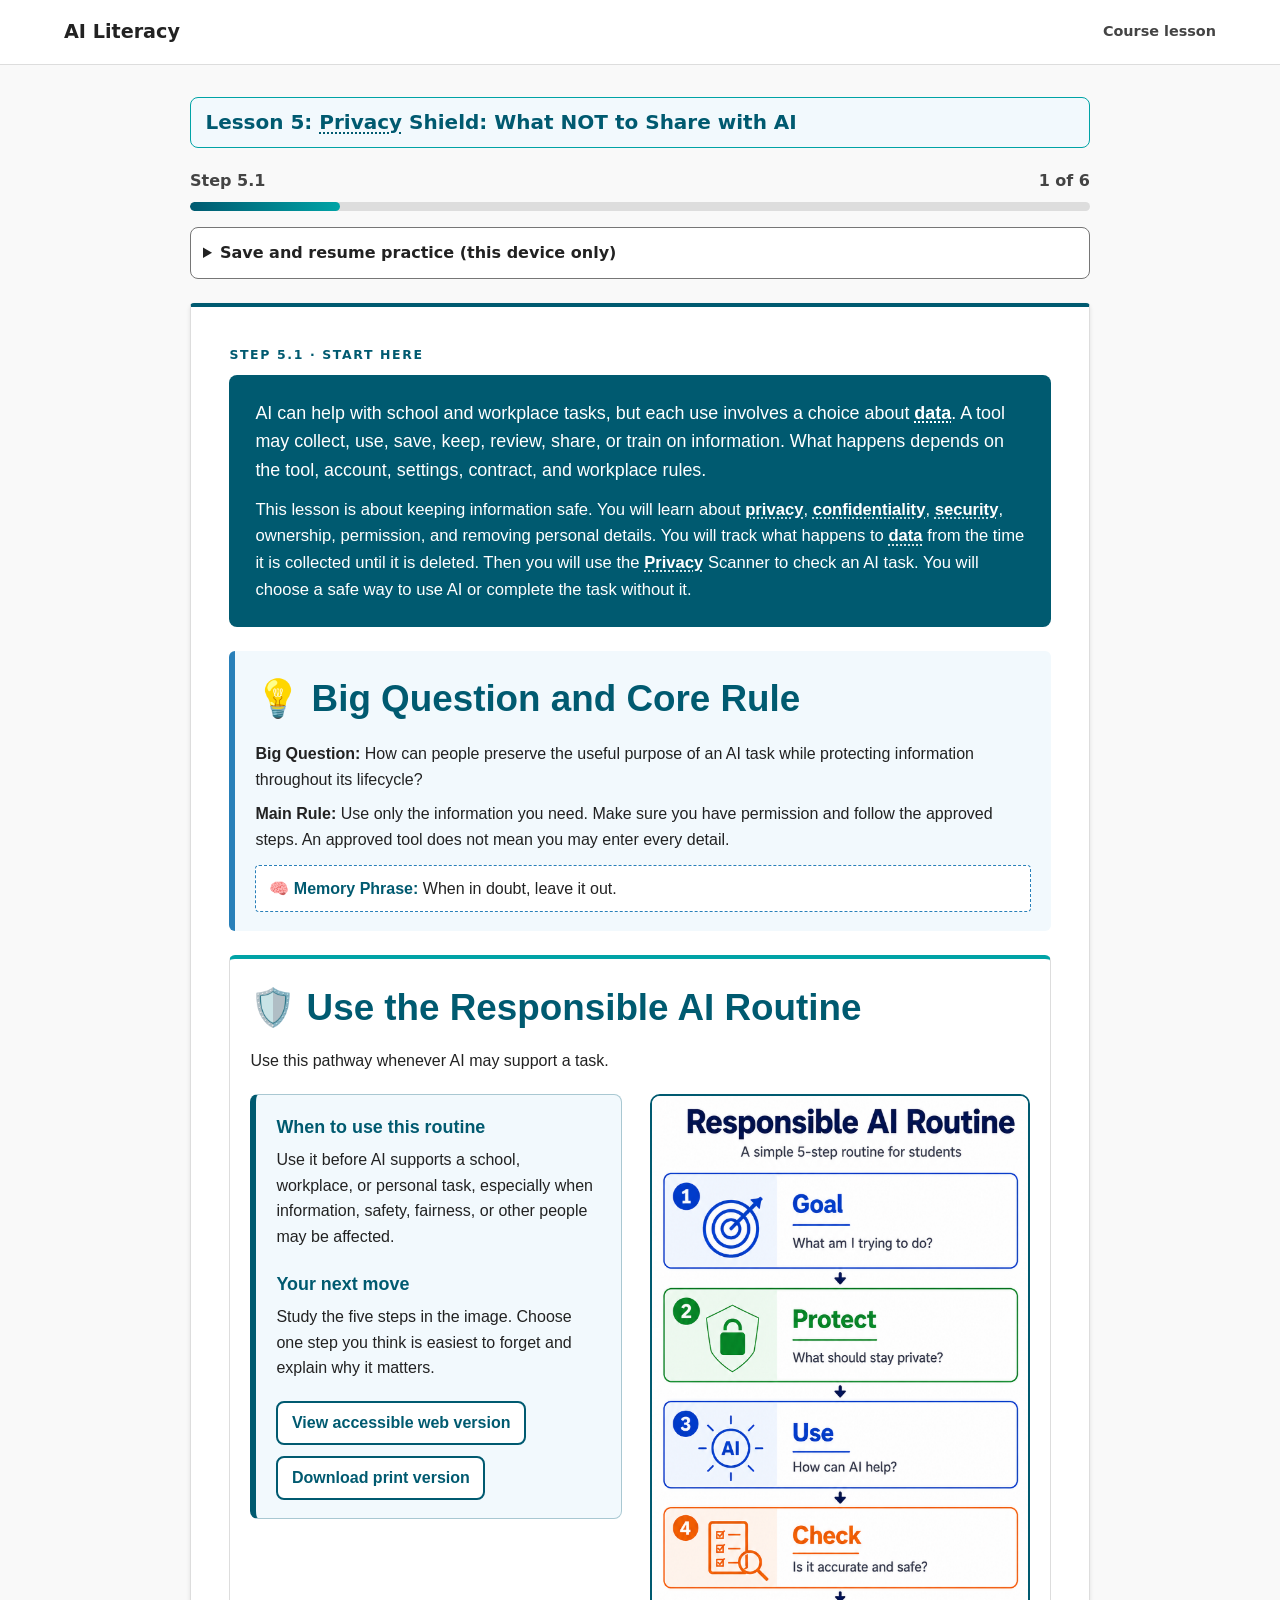
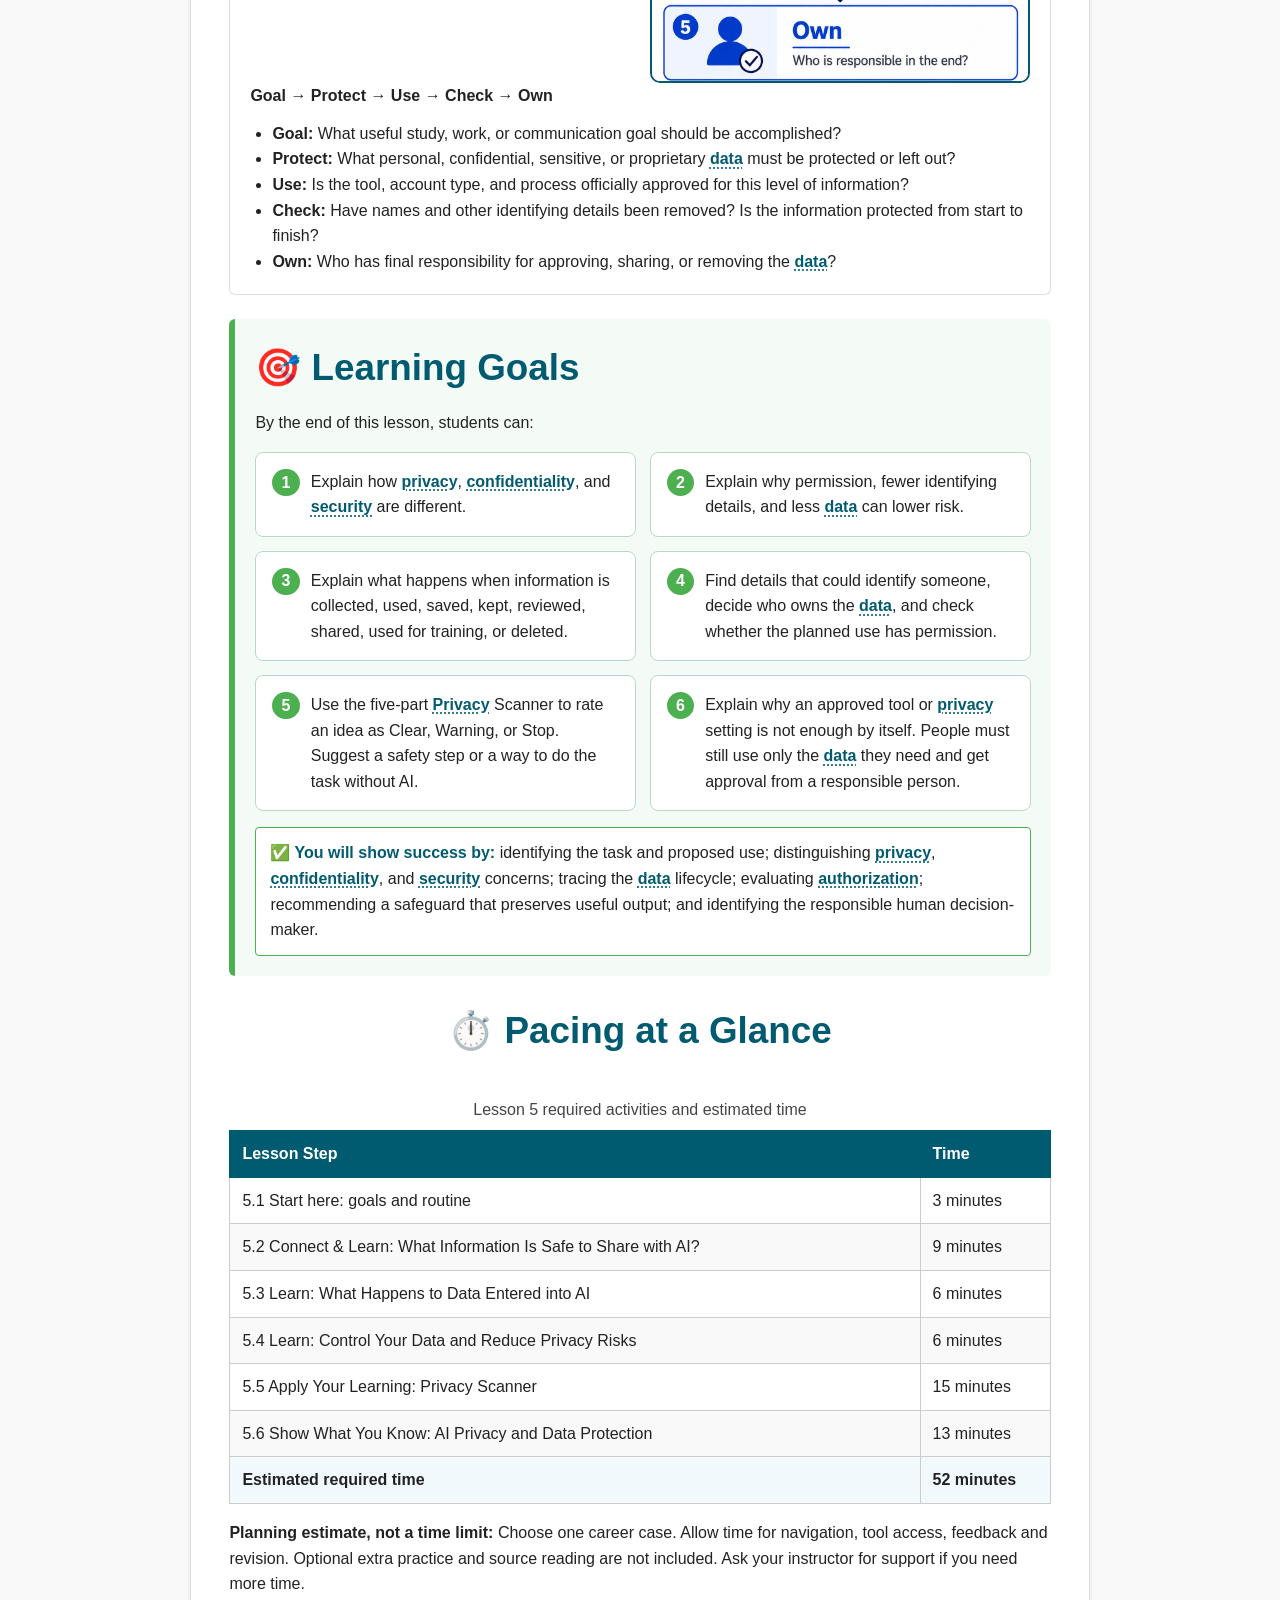
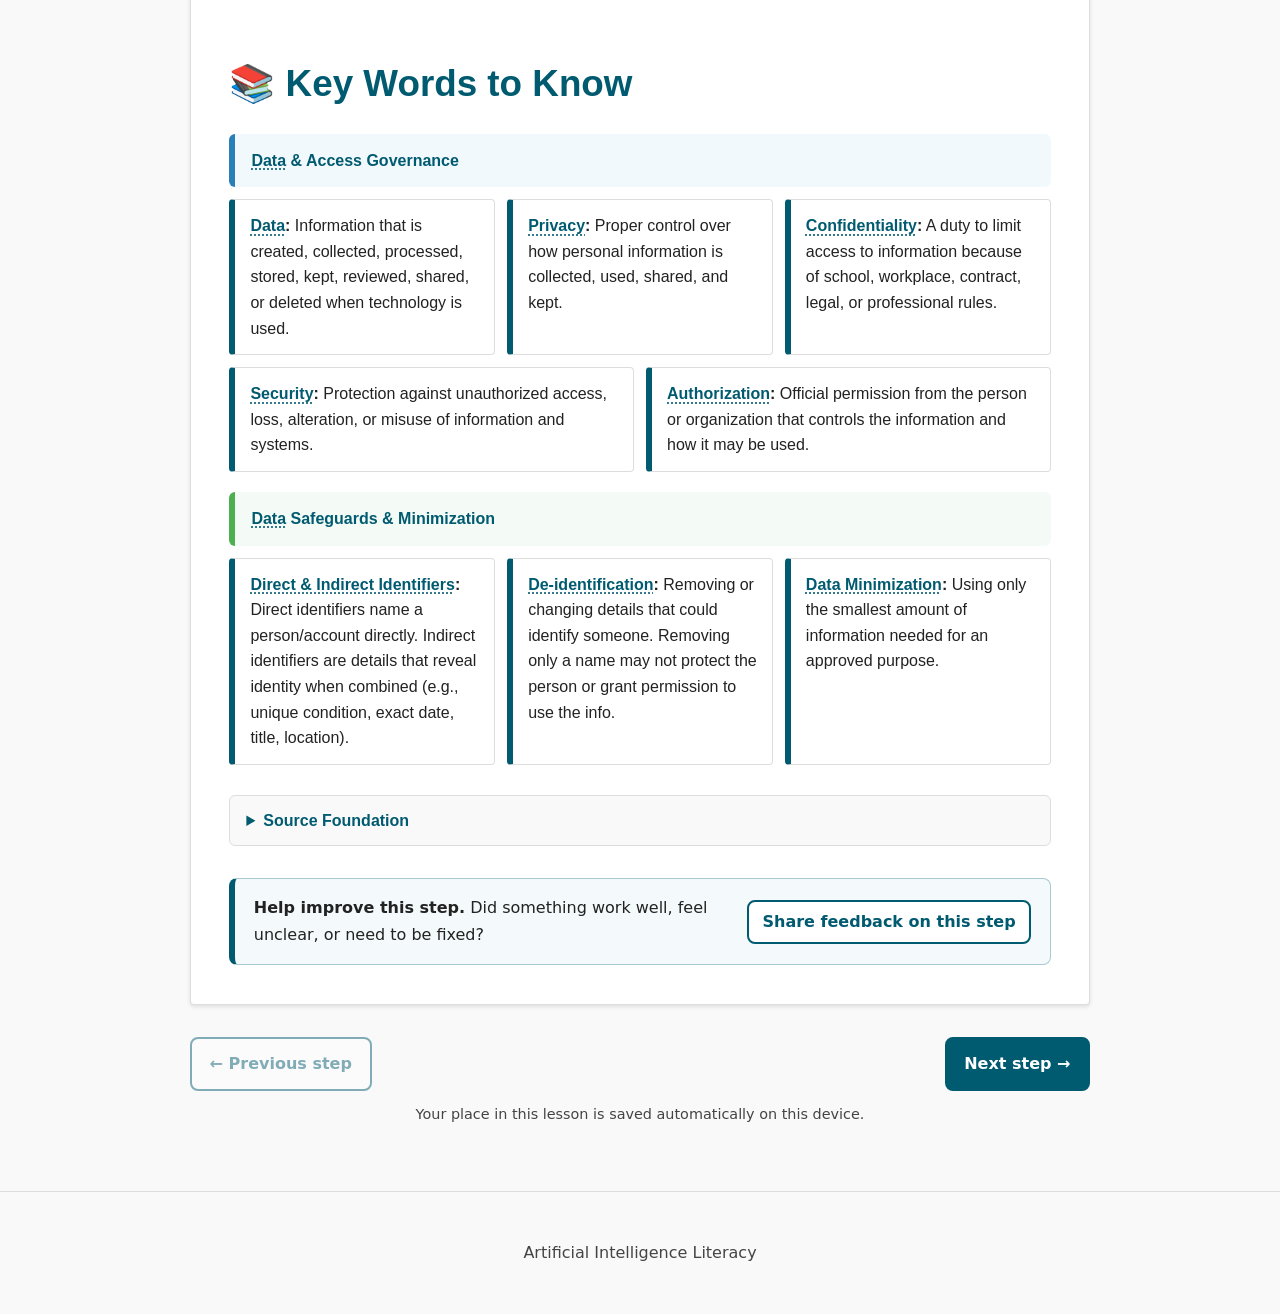
<file: lessons/lesson-5.html>
<!doctype html>
<html lang="en"><head><meta charset="utf-8"><meta name="viewport" content="width=device-width,initial-scale=1">
<title>Lesson 5: Privacy Shield: What NOT to Share with AI | AI Literacy</title><link rel="stylesheet" href="../assets/styles.css?v=20260811-program-scenarios"><link rel="preload" as="image" href="../assets/media/Responsible_AI_Routine_Web_Mobile_1200px.png" fetchpriority="low"><link rel="preload" as="image" href="../assets/media/M01_PrivacyScanner_v1.png" fetchpriority="low"><link rel="preload" as="image" href="../assets/media/M01_ConfidentialInformation_v1.png" fetchpriority="low"><link rel="preload" as="image" href="../assets/media/Minimum_Necessary_Data_1600x1000.png" fetchpriority="low"></head>
<body data-lesson="5"><a class="skip-link" href="#main">Skip to lesson content</a>
<header class="site-header classroom-header"><span class="brand">AI Literacy</span><span class="classroom-label">Course lesson</span></header>
<main id="main"><div class="lesson-hero"><h1 class="lesson-identity">Lesson 5: <button class="vocab-link" type="button" data-term="Privacy" data-definition="Proper control over how personal information is collected, used, shared, and kept.">Privacy</button> Shield: What NOT to Share with AI</h1>
<div class="step-progress" aria-label="Lesson progress"><div class="progress-text"><span id="step-status">Step 5.1</span><span id="step-count">1 of 6</span></div><div class="progress" role="progressbar" aria-labelledby="step-status" aria-valuemin="1" aria-valuemax="6" aria-valuenow="1" aria-valuetext="Step 1 of 6"><span style="width:16.67%"></span></div></div></div>
<div class="stepper" data-total-steps="6"><section class="lesson-step overview" id="step-5-1" data-step-label="5.1"><p class="eyebrow">Step 5.1 · Start here</p>
<div style="font-family: -apple-system, BlinkMacSystemFont, 'Segoe UI', Roboto, Helvetica, Arial, sans-serif; line-height: 1.6; color: #222222; max-width: 100%;">
<div style="background-color: #005a70; color: #ffffff; padding: 24px 26px; border-radius: 8px; margin-bottom: 24px;">
<p style="margin: 0 0 12px 0; color: #ffffff; font-size: 1.12em;">AI can help with school and workplace tasks, but each use involves a choice about <button class="vocab-link" type="button" data-term="data" data-definition="Information that is created, collected, processed, stored, kept, reviewed, shared, or deleted when technology is used.">data</button>. A tool may collect, use, save, keep, review, share, or train on information. What happens depends on the tool, account, settings, contract, and workplace rules.</p>
<p style="margin: 0; color: #ffffff; font-size: 1.04em;">This lesson is about keeping information safe. You will learn about <button class="vocab-link" type="button" data-term="privacy" data-definition="Proper control over how personal information is collected, used, shared, and kept.">privacy</button>, <button class="vocab-link" type="button" data-term="confidentiality" data-definition="A duty to limit access to information because of school, workplace, contract, legal, or professional rules.">confidentiality</button>, <button class="vocab-link" type="button" data-term="security" data-definition="Protection against unauthorized access, loss, alteration, or misuse of information and systems.">security</button>, ownership, permission, and removing personal details. You will track what happens to <button class="vocab-link" type="button" data-term="data" data-definition="Information that is created, collected, processed, stored, kept, reviewed, shared, or deleted when technology is used.">data</button> from the time it is collected until it is deleted. Then you will use the <button class="vocab-link" type="button" data-term="Privacy" data-definition="Proper control over how personal information is collected, used, shared, and kept.">Privacy</button> Scanner to check an AI task. You will choose a safe way to use AI or complete the task without it.</p>
</div>

<div style="background-color: #f2f9fd; border-left: 6px solid #2980B9; padding: 19px 20px; border-radius: 6px; margin-bottom: 24px;">
<h2 style="color: #005a70; margin: 0 0 12px 0; font-size: 1.3em;">💡 Big Question and Core Rule</h2>
<p style="margin: 0 0 9px 0;"><strong>Big Question:</strong> How can people preserve the useful purpose of an AI task while protecting information throughout its lifecycle?</p>
<p style="margin: 0 0 12px 0;"><strong>Main Rule:</strong> Use only the information you need. Make sure you have permission and follow the approved steps. An approved tool does not mean you may enter every detail.</p>
<div style="background-color: #ffffff; border-radius: 4px; padding: 10px 13px; border: 1px dashed #2980b9;"><strong style="color: #005a70;">🧠 Memory Phrase:</strong> When in doubt, leave it out.</div>
</div>

<div style="border-width: 4px 1px 1px; border-style: solid; border-color: #00a3a6 #dddddd #dddddd; padding: 20px; border-radius: 6px; margin-bottom: 24px; background-color: #ffffff;">
<h2 style="color: #005a70; margin: 0 0 10px 0; font-size: 1.3em;">🛡️ Use the Responsible AI Routine</h2>
<p style="margin: 0 0 12px 0;">Use this pathway whenever AI may support a task.</p>

<div class="routine-overview-grid"><div class="routine-overview-guidance"><h3>When to use this routine</h3><p>Use it before AI supports a school, workplace, or personal task, especially when information, safety, fairness, or other people may be affected.</p><h3>Your next move</h3><p>Study the five steps in the image. Choose one step you think is easiest to forget and explain why it matters.</p><div class="routine-resource-buttons"><a href="https://drive.google.com/file/d/1ZU5oKUOuZtzy2pleGarrKHy60p8J_RS2/view?usp=drivesdk" target="_blank" rel="noopener">View accessible web version</a><a href="https://drive.google.com/file/d/1P82VigGCzn5qVHIDCmn2E0EmWflxOZiR/view?usp=drivesdk" target="_blank" rel="noopener">Download print version</a></div></div><div class="routine-intro-visual"><button class="image-zoom" type="button" aria-label="Enlarge image: Responsible AI Routine: 1 Goal—What am I trying to do? 2 Protect—What should stay private? 3 Use—How can AI help? 4 Chec"><img style="width: 100%; max-width: 1400px; height: auto; display: block; margin: 0 auto; border-radius: 6px;" src="../assets/media/Responsible_AI_Routine_Web_Mobile_1200px.png" alt="Responsible AI Routine: 1 Goal—What am I trying to do? 2 Protect—What should stay private? 3 Use—How can AI help? 4 Check—Is it accurate and safe? 5 Own—Who is responsible in the end?" loading="eager" decoding="async"></button></div></div>
<p style="margin: 0 0 12px 0;"><strong>Goal → Protect → Use → Check → Own</strong></p>
<ul style="margin: 0 0 0 0; padding-left: 22px;">
<li><strong>Goal:</strong> What useful study, work, or communication goal should be accomplished?</li>
<li><strong>Protect:</strong> What personal, confidential, sensitive, or proprietary <button class="vocab-link" type="button" data-term="data" data-definition="Information that is created, collected, processed, stored, kept, reviewed, shared, or deleted when technology is used.">data</button> must be protected or left out?</li>
<li><strong>Use:</strong> Is the tool, account type, and process officially approved for this level of information?</li>
<li><strong>Check:</strong> Have names and other identifying details been removed? Is the information protected from start to finish?</li>
<li><strong>Own:</strong> Who has final responsibility for approving, sharing, or removing the <button class="vocab-link" type="button" data-term="data" data-definition="Information that is created, collected, processed, stored, kept, reviewed, shared, or deleted when technology is used.">data</button>?</li>
</ul>
</div>

<div style="background-color: #f4fbf7; border-left: 6px solid #4CAF50; padding: 20px; border-radius: 6px; margin-bottom: 24px;">
<h2 class="objectives-heading" style="color: #005a70; margin: 0 0 12px 0; font-size: 1.3em;">🎯 Learning Goals</h2>
<p style="margin: 0 0 9px 0;">By the end of this lesson, students can:</p>
<ul class="objective-cards" style="margin: 0 0 15px 0; padding-left: 22px;">
<li>Explain how <button class="vocab-link" type="button" data-term="privacy" data-definition="Proper control over how personal information is collected, used, shared, and kept.">privacy</button>, <button class="vocab-link" type="button" data-term="confidentiality" data-definition="A duty to limit access to information because of school, workplace, contract, legal, or professional rules.">confidentiality</button>, and <button class="vocab-link" type="button" data-term="security" data-definition="Protection against unauthorized access, loss, alteration, or misuse of information and systems.">security</button> are different.</li>
<li>Explain why permission, fewer identifying details, and less <button class="vocab-link" type="button" data-term="data" data-definition="Information that is created, collected, processed, stored, kept, reviewed, shared, or deleted when technology is used.">data</button> can lower risk.</li>
<li>Explain what happens when information is collected, used, saved, kept, reviewed, shared, used for training, or deleted.</li>
<li>Find details that could identify someone, decide who owns the <button class="vocab-link" type="button" data-term="data" data-definition="Information that is created, collected, processed, stored, kept, reviewed, shared, or deleted when technology is used.">data</button>, and check whether the planned use has permission.</li>
<li>Use the five-part <button class="vocab-link" type="button" data-term="Privacy" data-definition="Proper control over how personal information is collected, used, shared, and kept.">Privacy</button> Scanner to rate an idea as Clear, Warning, or Stop. Suggest a safety step or a way to do the task without AI.</li>
<li>Explain why an approved tool or <button class="vocab-link" type="button" data-term="privacy" data-definition="Proper control over how personal information is collected, used, shared, and kept.">privacy</button> setting is not enough by itself. People must still use only the <button class="vocab-link" type="button" data-term="data" data-definition="Information that is created, collected, processed, stored, kept, reviewed, shared, or deleted when technology is used.">data</button> they need and get approval from a responsible person.</li>
</ul>
<div style="background-color: #ffffff; padding: 12px 14px; border-radius: 4px; border: 1px solid #4caf50;"><strong style="color: #005a70;">✅ You will show success by:</strong> identifying the task and proposed use; distinguishing <button class="vocab-link" type="button" data-term="privacy" data-definition="Proper control over how personal information is collected, used, shared, and kept.">privacy</button>, <button class="vocab-link" type="button" data-term="confidentiality" data-definition="A duty to limit access to information because of school, workplace, contract, legal, or professional rules.">confidentiality</button>, and <button class="vocab-link" type="button" data-term="security" data-definition="Protection against unauthorized access, loss, alteration, or misuse of information and systems.">security</button> concerns; tracing the <button class="vocab-link" type="button" data-term="data" data-definition="Information that is created, collected, processed, stored, kept, reviewed, shared, or deleted when technology is used.">data</button> lifecycle; evaluating <button class="vocab-link" type="button" data-term="authorization" data-definition="Official permission from the person or organization that controls the information and how it may be used.">authorization</button>; recommending a safeguard that preserves useful output; and identifying the responsible human decision-maker.</div>
</div>

<h2 class="pacing-heading" style="color: #005a70; border-bottom: 2px solid #00A3A6; padding-bottom: 6px; margin: 26px 0 14px 0; font-size: 1.35em;">⏱️ Pacing at a Glance</h2>
<div style="overflow-x: auto; margin-bottom: 24px;">
<div class="table-scroll" role="region" aria-label="Lesson 5 required activities and estimated time" tabindex="0"><table style="width: 100%; border-collapse: collapse; min-width: 520px;"><caption style="text-align: left; margin-bottom: 8px; color: #444444;">Lesson 5 required activities and estimated time</caption>
<thead>
<tr style="background-color: #005a70; color: #ffffff;">
<th style="padding: 10px 12px; text-align: left; border: 1px solid #005a70;" scope="col">Lesson Step</th>
<th style="padding: 10px 12px; text-align: left; width: 130px; border: 1px solid #005a70;" scope="col">Time</th>
</tr>
</thead>
<tbody>
<tr style="background:#fff"><td style="padding:10px 12px;border:1px solid #ccc">5.1 Start here: goals and routine</td><td style="padding:10px 12px;border:1px solid #ccc">3 minutes</td></tr>
<tr style="background:#f9f9f9"><td style="padding:10px 12px;border:1px solid #ccc">5.2 Connect &amp; Learn: What Information Is Safe to Share with AI?</td><td style="padding:10px 12px;border:1px solid #ccc">9 minutes</td></tr>
<tr style="background:#fff"><td style="padding:10px 12px;border:1px solid #ccc">5.3 Learn: What Happens to Data Entered into AI</td><td style="padding:10px 12px;border:1px solid #ccc">6 minutes</td></tr>
<tr style="background:#f9f9f9"><td style="padding:10px 12px;border:1px solid #ccc">5.4 Learn: Control Your Data and Reduce Privacy Risks</td><td style="padding:10px 12px;border:1px solid #ccc">6 minutes</td></tr>
<tr style="background:#fff"><td style="padding:10px 12px;border:1px solid #ccc">5.5 Apply Your Learning: Privacy Scanner</td><td style="padding:10px 12px;border:1px solid #ccc">15 minutes</td></tr>
<tr style="background:#f9f9f9"><td style="padding:10px 12px;border:1px solid #ccc">5.6 Show What You Know: AI Privacy and Data Protection</td><td style="padding:10px 12px;border:1px solid #ccc">13 minutes</td></tr><tr style="background:#f2f9fd"><td style="padding:10px 12px;border:1px solid #ccc"><strong>Estimated required time</strong></td><td style="padding:10px 12px;border:1px solid #ccc"><strong>52 minutes</strong></td></tr>
</tbody>
</table><p class="pacing-note"><strong>Planning estimate, not a time limit:</strong> Choose one career case. Allow time for navigation, tool access, feedback and revision. Optional extra practice and source reading are not included. Ask your instructor for support if you need more time.</p></div>
</div>

<h2 style="color: #005a70; border-bottom: 2px solid #00A3A6; padding-bottom: 6px; margin: 26px 0 14px 0; font-size: 1.35em;">📚 Key Words to Know</h2>
<div style="background-color: #f2f9fd; border-left: 6px solid #2980B9; padding: 14px 16px; border-radius: 6px; margin: 0 0 12px 0;"><strong style="color: #005a70;"><button class="vocab-link" type="button" data-term="Data" data-definition="Information that is created, collected, processed, stored, kept, reviewed, shared, or deleted when technology is used.">Data</button> & Access Governance</strong></div>
<div style="display: flex; flex-wrap: wrap; gap: 12px; margin-bottom: 20px;">
<div style="flex: 1 1 250px; border-width: 1px 1px 1px 6px; border-style: solid; border-color: #dddddd #dddddd #dddddd #005a70; padding: 13px 15px; border-radius: 4px;"><strong><button class="vocab-link" type="button" data-term="Data" data-definition="Information that is created, collected, processed, stored, kept, reviewed, shared, or deleted when technology is used.">Data</button>:</strong> Information that is created, collected, processed, stored, kept, reviewed, shared, or deleted when technology is used.</div>
<div style="flex: 1 1 250px; border-width: 1px 1px 1px 6px; border-style: solid; border-color: #dddddd #dddddd #dddddd #005a70; padding: 13px 15px; border-radius: 4px;"><strong><button class="vocab-link" type="button" data-term="Privacy" data-definition="Proper control over how personal information is collected, used, shared, and kept.">Privacy</button>:</strong> Proper control over how personal information is collected, used, shared, and kept.</div>
<div style="flex: 1 1 250px; border-width: 1px 1px 1px 6px; border-style: solid; border-color: #dddddd #dddddd #dddddd #005a70; padding: 13px 15px; border-radius: 4px;"><strong><button class="vocab-link" type="button" data-term="Confidentiality" data-definition="A duty to limit access to information because of school, workplace, contract, legal, or professional rules.">Confidentiality</button>:</strong> A duty to limit access to information because of school, workplace, contract, legal, or professional rules.</div>
<div style="flex: 1 1 250px; border-width: 1px 1px 1px 6px; border-style: solid; border-color: #dddddd #dddddd #dddddd #005a70; padding: 13px 15px; border-radius: 4px;"><strong><button class="vocab-link" type="button" data-term="Security" data-definition="Protection against unauthorized access, loss, alteration, or misuse of information and systems.">Security</button>:</strong> Protection against unauthorized access, loss, alteration, or misuse of information and systems.</div>
<div style="flex: 1 1 250px; border-width: 1px 1px 1px 6px; border-style: solid; border-color: #dddddd #dddddd #dddddd #005a70; padding: 13px 15px; border-radius: 4px;"><strong><button class="vocab-link" type="button" data-term="Authorization" data-definition="Official permission from the person or organization that controls the information and how it may be used.">Authorization</button>:</strong> Official permission from the person or organization that controls the information and how it may be used.</div>
</div>
<div style="background-color: #f4fbf7; border-left: 6px solid #4CAF50; padding: 14px 16px; border-radius: 6px; margin: 0 0 12px 0;"><strong style="color: #005a70;"><button class="vocab-link" type="button" data-term="Data" data-definition="Information that is created, collected, processed, stored, kept, reviewed, shared, or deleted when technology is used.">Data</button> Safeguards & Minimization</strong></div>
<div style="display: flex; flex-wrap: wrap; gap: 12px; margin-bottom: 22px;">
<div style="flex: 1 1 250px; border-width: 1px 1px 1px 6px; border-style: solid; border-color: #dddddd #dddddd #dddddd #005a70; padding: 13px 15px; border-radius: 4px;"><strong><button class="vocab-link" type="button" data-term="Direct &amp; Indirect Identifiers" data-definition="Direct identifiers name a person/account directly. Indirect identifiers are details that reveal identity when combined (e.g., unique condition, exact date, title, location).">Direct & Indirect Identifiers</button>:</strong> Direct identifiers name a person/account directly. Indirect identifiers are details that reveal identity when combined (e.g., unique condition, exact date, title, location).</div>
<div style="flex: 1 1 250px; border-width: 1px 1px 1px 6px; border-style: solid; border-color: #dddddd #dddddd #dddddd #005a70; padding: 13px 15px; border-radius: 4px;"><strong><button class="vocab-link" type="button" data-term="De-identification" data-definition="Removing or changing details that could identify someone. Removing only a name may not protect the person or grant permission to use the info.">De-identification</button>:</strong> Removing or changing details that could identify someone. Removing only a name may not protect the person or grant permission to use the info.</div>
<div style="flex: 1 1 250px; border-width: 1px 1px 1px 6px; border-style: solid; border-color: #dddddd #dddddd #dddddd #005a70; padding: 13px 15px; border-radius: 4px;"><strong><button class="vocab-link" type="button" data-term="Data Minimization" data-definition="Using only the smallest amount of information needed for an approved purpose.">Data Minimization</button>:</strong> Using only the smallest amount of information needed for an approved purpose.</div>
</div>

<div style="margin-top: 30px; margin-bottom: 20px;"><details class="source-foundation" style="background-color: #f9f9f9; border: 1px solid #dddddd; border-radius: 6px; padding: 12px 16px; cursor: pointer;">
<summary>Source Foundation</summary>
<div style="margin-top: 12px; padding-top: 12px; border-top: 1px solid #e5e5e5; font-size: 0.95em; color: #333333;">


<ul style="margin: 0; padding-left: 20px; line-height: 1.5;">
<li style="margin-bottom: 6px;"><a style="color: #005a70; text-decoration: underline;" href="https://michiganvirtual.org/ai/literacy" target="_blank">Michigan Virtual AI Literacy Resources</a></li>
<li style="margin-bottom: 6px;"><a style="color: #005a70; text-decoration: underline;" href="https://www.michigan.gov/mde/services/academic-standards/educational-technology/artificial-intelligence" target="_blank">Michigan K–12 AI Learning Alignment Framework</a></li>
<li><a style="color: #005a70; text-decoration: underline;" href="https://doi.org/10.6028/NIST.CSWP.10" target="_blank">NIST Privacy Framework 1.0</a></li>
</ul>
</div>
</details></div>
</div>
<aside class="lesson-feedback" aria-label="Feedback for this lesson step"><p><strong>Help improve this step.</strong> Did something work well, feel unclear, or need to be fixed?</p><a class="lesson-feedback-link" href="https://docs.google.com/forms/d/e/1FAIpQLSdSzdOE6ONsmktbDhx8tdDnaN6dhNoUTnA3qFYDOVGzdjkrqA/viewform?usp=pp_url&amp;entry.1955824508=Lesson+5%2C+Step+5.1%3A+%F0%9F%92%A1+Big+Question+and+Core+Rule" target="_blank" rel="noopener">Share feedback on this step <span class="sr-only">(opens feedback form in a new tab)</span></a></aside></section><section class="lesson-step" id="step-5-2" data-step-label="5.2" hidden><p class="eyebrow">Step 5.2 · Learn and check</p><h2>Connect &amp; Learn: What Information Is Safe to Share with AI?</h2><div style="line-height: 1.6; color: #222222;">
<div style="background-color: #005a70; color: #ffffff; padding: 22px 25px; border-radius: 6px; margin-bottom: 25px;">
<p style="margin: 6px 0 0 0; color: #ffffff; font-style: italic;">Estimated time: 9 minutes</p>
</div>
<div style="border: 1px solid #00A3A6; border-left: 8px solid #005A70; padding: 14px 16px; margin-bottom: 20px; border-radius: 4px; background-color: #f9f9f9;"><strong style="color: #005a70;">Responsible AI Routine:</strong> <span> Goal → Protect → Use → Check → Own</span></div>
<div style="background-color: #f4f7f8; border-left: 4px solid #005a70; padding: 16px; margin-bottom: 20px; border-radius: 0 4px 4px 0;">
<p style="margin: 0 0 10px 0; font-weight: bold; color: #005a70;">Read this scenario:</p>
<p style="margin: 0;">A student wants AI to help write a workplace message. They paste in a real person's name, contact details, account information, and problem. The student thinks that more details will create a better answer.</p>
</div>
<p style="font-weight: bold; margin: 0 0 8px 0; color: #005a70;">Reflect to yourself:</p>
<ol style="margin: 0 0 16px 0; padding-left: 20px; line-height: 1.6;">
<li style="margin-bottom: 8px;">What information creates a <button class="vocab-link" type="button" data-term="privacy" data-definition="Proper control over how personal information is collected, used, shared, and kept.">privacy</button> or <button class="vocab-link" type="button" data-term="confidentiality" data-definition="A duty to limit access to information because of school, workplace, contract, legal, or professional rules.">confidentiality</button> concern?</li>
<li style="margin-bottom: 8px;">Could the student get the same type of help without using the real details?</li>
<li style="margin-bottom: 8px;">What rule from your program, another class, a job, or everyday technology use already applies to this situation?</li>
</ol>
<div style="background-color: #eef6f8; border: 1px solid #00A3A6; padding: 14px 16px; margin-bottom: 24px; border-radius: 6px;">
<p style="margin: 0; line-height: 1.6;"><strong>Key takeaway:</strong> More detail may improve an AI answer, but having access does not mean you have permission to share. Private details are not always useful. Keep the goal, use only the information you need, and follow the approved steps.</p>
</div>
<h3 id="learn-what-should-i-share-with-ai-5-minutes" style="color: #005a70; margin-top: 28px; margin-bottom: 16px; font-size: 1.3em; border-bottom: 2px solid #005a70; padding-bottom: 6px;">Learn: What Should I Share with AI? (5 minutes)</h3>
<div style="border: 2px solid #2980B9; background-color: #f2f9fd; padding: 14px 16px; border-radius: 8px; margin: 16px 0;">
<p style="margin: 0; color: #222222;"><strong style="color: #005a70;">▶️ Your next move:</strong> Watch for one type of information that should not be entered into an AI tool.</p>
</div>
<div style="position: relative; padding-bottom: 56.25%; height: 0; overflow: hidden; max-width: 100%; border-radius: 6px; border: 1px solid #dddddd; background-color: #000000; margin: 12px 0 8px 0;"><iframe style="position: absolute; width: 100%; height: 100%; border: 0;" title="AI Literacy: What Should I Share with AI?" src="https://www.youtube-nocookie.com/embed/MIHz5bji-aI?cc_load_policy=1" allowfullscreen="allowfullscreen" allow="accelerometer; autoplay; clipboard-write; encrypted-media; gyroscope; picture-in-picture; web-share"></iframe></div>
<div class="video-access"><a href="https://docs.google.com/document/d/1hJM9vL8FkDUeVSaOZcDe8eGMYhqbQXei90Fr3IRI8AQ/edit" target="_blank" rel="noopener">English transcript</a> | <a href="https://www.youtube.com/watch?v=ZmF-ECcEtrA" target="_blank" rel="noopener">Watch in Spanish</a> | <a href="https://www.youtube.com/watch?v=qK0MGPVnwgk" target="_blank" rel="noopener">Watch in Arabic</a></div>
<div style="border: 2px solid #2980B9; background-color: #f2f9fd; padding: 14px 16px; border-radius: 8px; margin: 16px 0;">
<p style="margin: 0; color: #222222;"><strong style="color: #005a70;">📖 Your next move:</strong> Continue with the short reading and examples below.</p>
</div>
<p style="line-height: 1.6; margin: 0 0 12px 0;">Watch for examples of information that is generally safe, unsafe, or dependent on context.</p>
<p style="line-height: 1.6; margin: 0 0 12px 0;">Some information is general and does not identify a person. A broad interest, grade level, public fact, or fictional practice example may be safe when it does not reveal someone’s identity. Names, addresses, account numbers, photos, and voice recordings are direct identifiers. Other details, such as an exact date, rare condition, job title, location, or project name, may reveal a person when combined.</p>
<p style="line-height: 1.6; margin: 0 0 12px 0;">Information may belong to other people or organizations. Do not share a classmate’s photo, a customer record, an employer document, or someone else’s creative work just because you can access it. Access does not mean ownership or permission. Policies, contracts, and professional rules still apply.</p>
<p style="line-height: 1.6; margin: 16px 0 8px 0; font-weight: bold; color: #005a70;">A useful first decision is:</p>
<ul style="list-style-type: none; padding-left: 0; margin: 0 0 20px 0;">
<li style="margin-bottom: 10px; padding: 10px 14px; background-color: #e8f5e9; border-left: 5px solid #2e7d32; border-radius: 0 4px 4px 0;"><strong style="color: #1b5e20;">Clear</strong> — The request uses an approved tool and only allowed, public, fictional, general, or minimum-needed information.</li>
<li style="margin-bottom: 10px; padding: 10px 14px; background-color: #fffde7; border-left: 5px solid #fbc02d; border-radius: 0 4px 4px 0;"><strong style="color:#120901ff;">Warning</strong> — The task may be safe after all identifying details are removed. Do not include protected records, passwords, private work, or restricted material.</li>
<li style="margin-bottom: 10px; padding: 10px 14px; background-color: #ffebee; border-left: 5px solid #c62828; border-radius: 0 4px 4px 0;"><strong style="color: #b71c1c;">Stop</strong> — The request needs protected records, passwords, evidence, trade secrets, private code, confidential client work, or other restricted information without permission. Also stop when tool approval or user permission is unknown. Ask a qualified person before continuing.</li>
</ul>
<div style="text-align: center; margin: 24px 0; padding: 12px; background-color: #f9f9f9; border: 1px solid #e0e0e0; border-radius: 6px;"><button class="image-zoom" type="button" aria-label="Enlarge image: Privacy scanner with Clear, Warning, and Stop decisions for information entered into AI."><img style="max-width: 80%; height: auto; display: block; margin: 0 auto; border-radius: 4px;" src="../assets/media/M01_PrivacyScanner_v1.png" alt="Privacy scanner with Clear, Warning, and Stop decisions for information entered into AI." data-old-link="/courses/2083/files/159961/preview?verifier=4tHUBrQMUtFfWOjewdOiHymymhygOlfRhtPpQQdj"></button></div>
<details class="source-foundation" style="margin-top: 20px; border: 1px solid #d1d5db; border-radius: 6px; padding: 10px 14px; background-color: #f9fafb;">
<summary>Source Foundation</summary>
<div style="margin-top: 10px; padding-top: 10px; border-top: 1px solid #e5e7eb;"><ul class="source-list">
<li class="source-item"><a href="https://www.youtube.com/watch?v=MIHz5bji-aI" target="_blank" rel="noopener">Michigan Virtual, “What Should I Share with AI?”</a></li>
<li class="source-item"><a href="https://doi.org/10.6028/NIST.CSWP.10" target="_blank" rel="noopener">NIST Privacy Framework 1.0</a></li>
<li class="source-item"><a href="https://michiganvirtual.org/resources/guides/student-guide-ai" target="_blank" rel="noopener">Michigan Virtual, Student Guide to AI</a></li></ul>
</div>
</details>

<p style="line-height: 1.6; margin: 0 0 4px 0;">Questions can be found here:</p>

<p style="margin-top: 24px; color: #444444; font-style: italic;">Last Updated: August 4, 2026</p>
</div><div class="routine-text-cue"><p><strong>Responsible AI Routine reminder:</strong> Goal → Protect → Use → Check → Own</p><p>For this step, focus on <strong>Protect</strong>: confirm permission and use only the information the task requires.</p></div><div class="check-next-move" style="border: 2px solid #2980B9; background-color: #F2F9FD; padding: 14px 16px; border-radius: 8px; margin: 18px 0 12px 0;"><p style="margin: 0; color: #222222;"><strong style="color: #005A70;">✅ Your next move:</strong> Complete the checks for understanding below. Use the feedback to review your answer before continuing.</p></div><div class="question-set"><article class="question" data-question-id="5.2.1" data-question-type="matching_question" data-correct="{&quot;5.2.1-row-1&quot;: &quot;option-1&quot;, &quot;5.2.1-row-2&quot;: &quot;option-2&quot;, &quot;5.2.1-row-3&quot;: &quot;option-3&quot;}" data-feedback-correct="Privacy, confidentiality, and security are related but describe different responsibilities." data-feedback-incorrect="Ask whether the main issue is unnecessary collection or use, a duty not to disclose, or protection against unauthorized access."><h3>Check 1</h3><p>Match each workplace situation with the data responsibility it most directly involves.</p><div class="matching-grid"><div class="matching-row"><label for="match-5.2.1-1">Privacy</label><select id="match-5.2.1-1" data-response-id="5.2.1-row-1"><option value="">Choose a match</option><option value="option-1">A registration form asks for personal details that are not needed for its stated purpose</option><option value="option-2">An employee considers discussing a client&#x27;s protected case with an unauthorized coworker</option><option value="option-3">A team adds access controls and multifactor authentication to prevent unauthorized entry</option></select></div><div class="matching-row"><label for="match-5.2.1-2">Confidentiality</label><select id="match-5.2.1-2" data-response-id="5.2.1-row-2"><option value="">Choose a match</option><option value="option-1">A registration form asks for personal details that are not needed for its stated purpose</option><option value="option-2">An employee considers discussing a client&#x27;s protected case with an unauthorized coworker</option><option value="option-3">A team adds access controls and multifactor authentication to prevent unauthorized entry</option></select></div><div class="matching-row"><label for="match-5.2.1-3">Security</label><select id="match-5.2.1-3" data-response-id="5.2.1-row-3"><option value="">Choose a match</option><option value="option-1">A registration form asks for personal details that are not needed for its stated purpose</option><option value="option-2">An employee considers discussing a client&#x27;s protected case with an unauthorized coworker</option><option value="option-3">A team adds access controls and multifactor authentication to prevent unauthorized entry</option></select></div></div><button class="check-answer" type="button">Check matches</button><div class="feedback" role="status" hidden><p>Privacy, confidentiality, and security are related but describe different responsibilities.</p></div></article><article class="question" data-question-id="5.2.2" data-question-type="multiple_choice_question" data-correct="[&quot;D&quot;]" data-feedback-correct="Access to information does not automatically authorize disclosure or reuse in an AI tool." data-feedback-incorrect="Focus on whether permission for one purpose also permits a different use."><h3>Check 2</h3><p>A student can open an employer document. Does that access authorize uploading it to an AI tool?</p><div class="choices"><label><input type="radio" name="5.2.2" value="A"> <span>Yes, because access includes permission to reuse it.</span></label><label><input type="radio" name="5.2.2" value="B"> <span>Yes, if the AI tool has a strong privacy setting.</span></label><label><input type="radio" name="5.2.2" value="C"> <span>No, unless the document includes a person’s full name.</span></label><label><input type="radio" name="5.2.2" value="D"> <span>No, because access does not permit a new use.</span></label></div><button class="check-answer" type="button">Check answer</button><div class="feedback" role="status" hidden><p>Access to information does not automatically authorize disclosure or reuse in an AI tool.</p></div></article><article class="question" data-question-id="5.2.3" data-question-type="categorization_question" data-correct="{&quot;5.2.3-row-1&quot;: &quot;category-1&quot;, &quot;5.2.3-row-2&quot;: &quot;category-1&quot;, &quot;5.2.3-row-3&quot;: &quot;category-2&quot;, &quot;5.2.3-row-4&quot;: &quot;category-2&quot;, &quot;5.2.3-row-5&quot;: &quot;category-3&quot;, &quot;5.2.3-row-6&quot;: &quot;category-3&quot;}" data-feedback-correct="Clear uses follow approved rules. Warning requires guidance. Stop uses involve information that should not enter the proposed tool." data-feedback-incorrect="Classify the actual proposed use based on authorization, tool approval, and the information involved."><h3>Check 3</h3><p>Categorize each proposed AI use as Clear, Warning, or Stop. Consider both the tool and the information being entered.</p><div class="matching-grid"><div class="matching-row"><label for="match-5.2.3-1">Use an approved tool to summarize fictional practice records</label><select id="match-5.2.3-1" data-response-id="5.2.3-row-1"><option value="">Choose a match</option><option value="category-1">Clear</option><option value="category-2">Warning</option><option value="category-3">Stop</option></select></div><div class="matching-row"><label for="match-5.2.3-2">Use an approved tool with public information and follow the assigned purpose</label><select id="match-5.2.3-2" data-response-id="5.2.3-row-2"><option value="">Choose a match</option><option value="category-1">Clear</option><option value="category-2">Warning</option><option value="category-3">Stop</option></select></div><div class="matching-row"><label for="match-5.2.3-3">Use an approved tool but include personal details that are not needed for the task</label><select id="match-5.2.3-3" data-response-id="5.2.3-row-3"><option value="">Choose a match</option><option value="category-1">Clear</option><option value="category-2">Warning</option><option value="category-3">Stop</option></select></div><div class="matching-row"><label for="match-5.2.3-4">Use non-sensitive information in a tool whose approval status cannot be confirmed</label><select id="match-5.2.3-4" data-response-id="5.2.3-row-4"><option value="">Choose a match</option><option value="category-1">Clear</option><option value="category-2">Warning</option><option value="category-3">Stop</option></select></div><div class="matching-row"><label for="match-5.2.3-5">Upload protected student records to a public chatbot</label><select id="match-5.2.3-5" data-response-id="5.2.3-row-5"><option value="">Choose a match</option><option value="category-1">Clear</option><option value="category-2">Warning</option><option value="category-3">Stop</option></select></div><div class="matching-row"><label for="match-5.2.3-6">Upload unreleased client files without permission</label><select id="match-5.2.3-6" data-response-id="5.2.3-row-6"><option value="">Choose a match</option><option value="category-1">Clear</option><option value="category-2">Warning</option><option value="category-3">Stop</option></select></div></div><button class="check-answer" type="button">Check matches</button><div class="feedback" role="status" hidden><p>Clear uses follow approved rules. Warning requires guidance. Stop uses involve information that should not enter the proposed tool.</p></div></article></div><aside class="lesson-feedback" aria-label="Feedback for this lesson step"><p><strong>Help improve this step.</strong> Did something work well, feel unclear, or need to be fixed?</p><a class="lesson-feedback-link" href="https://docs.google.com/forms/d/e/1FAIpQLSdSzdOE6ONsmktbDhx8tdDnaN6dhNoUTnA3qFYDOVGzdjkrqA/viewform?usp=pp_url&amp;entry.1955824508=Lesson+5%2C+Step+5.2%3A+Connect+%26+Learn%3A+What+Information+Is+Safe+to+Share+with+AI%3F" target="_blank" rel="noopener">Share feedback on this step <span class="sr-only">(opens feedback form in a new tab)</span></a></aside></section><section class="lesson-step" id="step-5-3" data-step-label="5.3" hidden><p class="eyebrow">Step 5.3 · Learn and check</p><h2>Learn: What Happens to <button class="vocab-link" type="button" data-term="Data" data-definition="Information that is created, collected, processed, stored, kept, reviewed, shared, or deleted when technology is used.">Data</button> Entered into AI</h2><div style="line-height: 1.6; color: #222222;">
<div style="background-color: #005a70; color: #ffffff; padding: 22px 25px; border-radius: 6px; margin-bottom: 25px;">
<p style="margin: 6px 0 0 0; color: #ffffff; font-style: italic;">Estimated time: 6 minutes</p>
</div>
<div style="border: 1px solid #00A3A6; border-left: 8px solid #005A70; padding: 14px 16px; margin-bottom: 20px; border-radius: 4px; background-color: #f9f9f9;"><strong style="color: #005a70;">Responsible AI Routine:</strong> <span> Goal → Protect → Use → Check → Own</span></div>
<div style="border: 2px solid #2980B9; background-color: #f2f9fd; padding: 14px 16px; border-radius: 8px; margin: 16px 0;">
<p style="margin: 0; color: #222222;"><strong style="color: #005a70;">▶️ Your next move:</strong> Watch for what may happen to information after it enters an AI tool.</p>
</div>
<div style="position: relative; padding-bottom: 56.25%; height: 0; overflow: hidden; max-width: 100%; border-radius: 6px; border: 1px solid #dddddd; background-color: #000000; margin: 12px 0 8px 0;"><iframe style="position: absolute; width: 100%; height: 100%; border: 0;" title="AI Literacy: Privacy and AI" src="https://www.youtube-nocookie.com/embed/wbtX_iATxwQ?cc_load_policy=1" allowfullscreen="allowfullscreen" allow="accelerometer; autoplay; clipboard-write; encrypted-media; gyroscope; picture-in-picture; web-share"></iframe></div>
<div class="video-access"><a href="https://docs.google.com/document/d/1WCa-c649fnm9kIa1lAXPSvPEm7p3Y74js5Y06FGRjX8/edit" target="_blank" rel="noopener">English transcript</a> | <a href="https://www.youtube.com/watch?v=wNLJuaserYo" target="_blank" rel="noopener">Watch in Spanish</a> | <a href="https://www.youtube.com/watch?v=KvUtJNfB75I" target="_blank" rel="noopener">Watch in Arabic</a></div>
<div style="border: 2px solid #2980B9; background-color: #f2f9fd; padding: 14px 16px; border-radius: 8px; margin: 16px 0;">
<p style="margin: 0; color: #222222;"><strong style="color: #005a70;">📖 Your next move:</strong> Continue with the short reading and examples below.</p>
</div>
<p style="line-height: 1.6; margin: 0 0 12px 0;">Watch what happens to <button class="vocab-link" type="button" data-term="data" data-definition="Information that is created, collected, processed, stored, kept, reviewed, shared, or deleted when technology is used.">data</button> at each step. <button class="vocab-link" type="button" data-term="Data" data-definition="Information that is created, collected, processed, stored, kept, reviewed, shared, or deleted when technology is used.">Data</button> may be entered, used, saved, kept, reviewed, or shared. A company may also use it to train or improve a product. At the end, the <button class="vocab-link" type="button" data-term="data" data-definition="Information that is created, collected, processed, stored, kept, reviewed, shared, or deleted when technology is used.">data</button> may be deleted, or a person may ask for it to be deleted.</p>
<p style="line-height: 1.6; margin: 0 0 12px 0;">Entering information is only the first <button class="vocab-link" type="button" data-term="privacy" data-definition="Proper control over how personal information is collected, used, shared, and kept.">privacy</button> choice. Follow the <button class="vocab-link" type="button" data-term="data" data-definition="Information that is created, collected, processed, stored, kept, reviewed, shared, or deleted when technology is used.">data</button> through possible actions: entry, use, storage, retention, review, sharing and deletion. These actions can overlap or happen more than once. The order depends on the tool and policy. A company might also use the <button class="vocab-link" type="button" data-term="data" data-definition="Information that is created, collected, processed, stored, kept, reviewed, shared, or deleted when technology is used.">data</button> to train or improve a product.</p>
<p style="line-height: 1.6; margin: 0 0 12px 0;">Processing means the service studies the text, image, file, or recording you submit to create a result. Storage and retention describe where the information is kept and for how long. Employees, contractors, connected services, or organization leaders may review or receive it. Deleting a visible chat does not prove that saved or backup copies are gone.</p>
<p style="line-height: 1.6; margin: 0 0 12px 0;">Some services may use information for safety checks, product improvement, or model training. Approved school or workplace accounts may have different contract protections. The rules depend on the tool, account, settings, organization, contract, and policy. Do not assume every AI service handles <button class="vocab-link" type="button" data-term="data" data-definition="Information that is created, collected, processed, stored, kept, reviewed, shared, or deleted when technology is used.">data</button> the same way.</p>
<p style="line-height: 1.6; margin: 0 0 12px 0;">A safe workplace habit is to assume that information entered into a public or unapproved AI tool could leave the workplace. For example, an HVAC technician should not enter a customer's address or service records into an unapproved AI tool. Do not rely only on a delete button, a promise from the chatbot, or removing a last name.</p>
<details class="source-foundation" style="margin-top: 20px; border: 1px solid #d1d5db; border-radius: 6px; padding: 10px 14px; background-color: #f9fafb;">
<summary>Source Foundation</summary>
<div style="margin-top: 10px; padding-top: 10px; border-top: 1px solid #e5e7eb;"><ul class="source-list">
<li class="source-item"><a href="https://www.youtube.com/watch?v=wbtX_iATxwQ" target="_blank" rel="noopener">Michigan Virtual, “Data Privacy and AI”</a></li>
<li class="source-item"><a href="https://doi.org/10.6028/NIST.CSWP.10" target="_blank" rel="noopener">NIST Privacy Framework 1.0</a></li>
<li class="source-item"><a href="https://doi.org/10.6028/NIST.AI.600-1" target="_blank" rel="noopener">NIST, Generative Artificial Intelligence Profile</a></li></ul>
</div>
</details>


<p style="margin-top: 24px; color: #444444; font-style: italic;">Last Updated: August 4, 2026</p>
</div><div class="check-next-move" style="border: 2px solid #2980B9; background-color: #F2F9FD; padding: 14px 16px; border-radius: 8px; margin: 18px 0 12px 0;"><p style="margin: 0; color: #222222;"><strong style="color: #005A70;">✅ Your next move:</strong> Complete the checks for understanding below. Use the feedback to review your answer before continuing.</p></div><div class="question-set"><article class="question" data-question-id="5.3.1" data-question-type="multiple_answers_question" data-correct="[&quot;minimize&quot;,&quot;authorized&quot;,&quot;reuse&quot;]" data-feedback-correct="Collect only necessary information, limit access, and check permission for reuse. Retain and delete records according to policy. Sharing, storage and authorized reuse do not always happen in one fixed order." data-feedback-incorrect="Think about what the center needs, who may access it, and whether a new use is allowed. Retention rules still apply." data-choice-hints="{&quot;delete-now&quot;:&quot;Retention rules determine when a record may be deleted.&quot;,&quot;always-train&quot;:&quot;Permission to schedule an appointment does not automatically allow training or reuse.&quot;}"><h3>Check 1</h3><p>A career center uses an approved system to schedule a student's appointment. Which actions protect the student's information during the life of the record? Choose all that apply.</p><p class="interaction-hint">Think about purpose, authorized access, reuse and retention. These actions do not always happen in the same order.</p><div class="choices"><label><input type="checkbox" name="5.3.1-v2" value="minimize"> <span>Enter only information needed for the appointment.</span></label><label><input type="checkbox" name="5.3.1-v2" value="authorized"> <span>Share necessary details only with staff who are authorized to receive them.</span></label><label><input type="checkbox" name="5.3.1-v2" value="reuse"> <span>Check policy and permission before using records to improve a system.</span></label><label><input type="checkbox" name="5.3.1-v2" value="delete-now"> <span>Delete every record as soon as the appointment ends, even if policy requires keeping it.</span></label><label><input type="checkbox" name="5.3.1-v2" value="always-train"> <span>Allow the AI provider to train on all appointment records automatically.</span></label></div><button class="check-answer" type="button">Check answer</button><div class="feedback" role="status" hidden><p>Collect only necessary information, limit access, and check permission for reuse. Retain and delete records according to policy. Sharing, storage and authorized reuse do not always happen in one fixed order.</p></div></article><article class="question" data-question-id="5.3.2" data-question-type="multiple_choice_question" data-correct="[&quot;A&quot;]" data-feedback-correct="Backups or retained copies may remain according to the provider’s policy or contract." data-feedback-incorrect="Visible deletion and provider retention are different parts of the data lifecycle."><h3>Check 2</h3><p>Why might a deleted AI chat still exist?</p><div class="choices"><label><input type="radio" name="5.3.2" value="A"> <span>A backup or provider system may still keep a copy.</span></label><label><input type="radio" name="5.3.2" value="B"> <span>The chat is always posted on a public website.</span></label><label><input type="radio" name="5.3.2" value="C"> <span>Deleting a chat always makes a printed copy.</span></label><label><input type="radio" name="5.3.2" value="D"> <span>AI services must erase every copy at once.</span></label></div><button class="check-answer" type="button">Check answer</button><div class="feedback" role="status" hidden><p>Backups or retained copies may remain according to the provider’s policy or contract.</p></div></article><article class="question" data-question-id="5.3.3" data-question-type="multiple_answers_question" data-correct="[&quot;A&quot;, &quot;C&quot;, &quot;D&quot;]" data-feedback-correct="Exact dates, rare conditions, and specific workplace details can combine to reveal identity." data-feedback-incorrect="Choose details that narrow the information to a particular person, not a broad fictional example."><h3>Check 3</h3><p>Which details could combine to identify a person even after the name is removed? Choose all correct answers.</p><div class="choices"><label><input type="checkbox" name="5.3.3" value="A"> <span>An exact appointment date</span></label><label><input type="checkbox" name="5.3.3" value="B"> <span>A broad fictional career field</span></label><label><input type="checkbox" name="5.3.3" value="C"> <span>A rare medical condition</span></label><label><input type="checkbox" name="5.3.3" value="D"> <span>A specific workplace and job title</span></label></div><button class="check-answer" type="button">Check answer</button><div class="feedback" role="status" hidden><p>Exact dates, rare conditions, and specific workplace details can combine to reveal identity.</p></div></article></div><aside class="lesson-feedback" aria-label="Feedback for this lesson step"><p><strong>Help improve this step.</strong> Did something work well, feel unclear, or need to be fixed?</p><a class="lesson-feedback-link" href="https://docs.google.com/forms/d/e/1FAIpQLSdSzdOE6ONsmktbDhx8tdDnaN6dhNoUTnA3qFYDOVGzdjkrqA/viewform?usp=pp_url&amp;entry.1955824508=Lesson+5%2C+Step+5.3%3A+Learn%3A+What+Happens+to+Data+Entered+into+AI" target="_blank" rel="noopener">Share feedback on this step <span class="sr-only">(opens feedback form in a new tab)</span></a></aside></section><section class="lesson-step" id="step-5-4" data-step-label="5.4" hidden><p class="eyebrow">Step 5.4 · Learn and check</p><h2>Learn: Control Your <button class="vocab-link" type="button" data-term="Data" data-definition="Information that is created, collected, processed, stored, kept, reviewed, shared, or deleted when technology is used.">Data</button> and Reduce <button class="vocab-link" type="button" data-term="Privacy" data-definition="Proper control over how personal information is collected, used, shared, and kept.">Privacy</button> Risks</h2><div style="line-height: 1.6; color: #222222;">
<div style="background-color: #005a70; color: #ffffff; padding: 22px 25px; border-radius: 6px; margin-bottom: 25px;">
<p style="margin: 6px 0 0 0; color: #ffffff; font-style: italic;">Estimated time: 6 minutes</p>
</div>
<div style="border: 1px solid #00A3A6; border-left: 8px solid #005A70; padding: 14px 16px; margin-bottom: 20px; border-radius: 4px; background-color: #f9f9f9;"><strong style="color: #005a70;">Responsible AI Routine:</strong> <span> Goal → Protect → Use → Check → Own</span></div>
<div style="border: 2px solid #2980B9; background-color: #f2f9fd; padding: 14px 16px; border-radius: 8px; margin: 16px 0;">
<p style="margin: 0; color: #222222;"><strong style="color: #005a70;">▶️ Your next move:</strong> Watch for one action that can reduce a <button class="vocab-link" type="button" data-term="privacy" data-definition="Proper control over how personal information is collected, used, shared, and kept.">privacy</button> risk.</p>
</div>
<div style="position: relative; padding-bottom: 56.25%; height: 0; overflow: hidden; max-width: 100%; border-radius: 6px; border: 1px solid #dddddd; background-color: #000000; margin: 12px 0 8px 0;"><iframe style="position: absolute; width: 100%; height: 100%; border: 0;" title="AI Literacy: Controlling My Data" src="https://www.youtube-nocookie.com/embed/v4KgddiHSIM?cc_load_policy=1" allowfullscreen="allowfullscreen" allow="accelerometer; autoplay; clipboard-write; encrypted-media; gyroscope; picture-in-picture; web-share"></iframe></div>
<div class="video-access"><a href="https://docs.google.com/document/d/1mT47vgksqkFXahYYWBMgQyJooY0pKpsXEFqOgcV_nNM/edit" target="_blank" rel="noopener">English transcript</a> | <a href="https://www.youtube.com/watch?v=2y4096oxQB0" target="_blank" rel="noopener">Watch in Spanish</a> | <a href="https://www.youtube.com/watch?v=wQsSr1mjTTQ" target="_blank" rel="noopener">Watch in Arabic</a></div>
<div style="border: 2px solid #2980B9; background-color: #f2f9fd; padding: 14px 16px; border-radius: 8px; margin: 16px 0;">
<p style="margin: 0; color: #222222;"><strong style="color: #005a70;">📖 Your next move:</strong> Continue with the short reading and examples below.</p>
</div>
<p style="line-height: 1.6; margin: 0 0 12px 0;">Watch for strategies involving <button class="vocab-link" type="button" data-term="data" data-definition="Information that is created, collected, processed, stored, kept, reviewed, shared, or deleted when technology is used.">data</button> controls, account management, and policies.</p>
<p style="line-height: 1.6; margin: 0 0 12px 0;">People cannot control every choice a technology company makes, but they can reduce <button class="vocab-link" type="button" data-term="privacy" data-definition="Proper control over how personal information is collected, used, shared, and kept.">privacy</button> risk.</p>
<p style="line-height: 1.6; margin: 0 0 12px 0;"><button class="vocab-link" type="button" data-term="Data" data-definition="Information that is created, collected, processed, stored, kept, reviewed, shared, or deleted when technology is used.">Data</button> controls may let you turn off access to your location, camera, microphone, history, or files. They may also limit how a company uses your <button class="vocab-link" type="button" data-term="data" data-definition="Information that is created, collected, processed, stored, kept, reviewed, shared, or deleted when technology is used.">data</button>. Protect your account with a strong password and two-step verification. Sign out of shared devices, keep track of your accounts, and delete accounts you no longer use.</p>
<p style="line-height: 1.6; margin: 0 0 12px 0;"><button class="vocab-link" type="button" data-term="Privacy" data-definition="Proper control over how personal information is collected, used, shared, and kept.">Privacy</button> policies explain what a tool says it collects, stores, shares, sells, or uses for training. They may explain how to request deletion, download your <button class="vocab-link" type="button" data-term="data" data-definition="Information that is created, collected, processed, stored, kept, reviewed, shared, or deleted when technology is used.">data</button>, opt out, or contact the company. School and workplace rules may be stricter than the tool’s public policy.</p>
<p style="line-height: 1.6; margin: 0 0 12px 0;">Settings do not make unsafe information safe. Private or temporary modes may save less history, but you must still use only the minimum needed <button class="vocab-link" type="button" data-term="data" data-definition="Information that is created, collected, processed, stored, kept, reviewed, shared, or deleted when technology is used.">data</button>, confirm permission, and follow the approved process. An approved tool is not permission to upload every record, file, or detail you can access.</p>

<div style="text-align: center; margin: 24px 0; padding: 12px; background-color: #f9f9f9; border: 1px solid #e0e0e0; border-radius: 6px;"><button class="image-zoom" type="button" aria-label="Enlarge image: Examples of private or confidential information that should not be entered into an AI tool."><img style="max-width: 80%; height: auto; display: block; margin: 0 auto; border-radius: 4px;" src="../assets/media/M01_ConfidentialInformation_v1.png" alt="Examples of private or confidential information that should not be entered into an AI tool." data-old-link="/courses/2083/files/159957/preview?verifier=ydsurpNPbQSMCEzDKhqPvGJVPEmHYWb1UxRqTlue"></button></div>
<details class="source-foundation" style="margin-top: 20px; border: 1px solid #d1d5db; border-radius: 6px; padding: 10px 14px; background-color: #f9fafb;">
<summary>Source Foundation</summary>
<div style="margin-top: 10px; padding-top: 10px; border-top: 1px solid #e5e7eb;"><ul class="source-list">
<li class="source-item"><a href="https://www.youtube.com/watch?v=v4KgddiHSIM" target="_blank" rel="noopener">Michigan Virtual, “Controlling My Data with AI”</a></li>
<li class="source-item"><a href="https://doi.org/10.6028/NIST.CSWP.10" target="_blank" rel="noopener">NIST Privacy Framework 1.0</a></li>
<li class="source-item"><a href="https://www.cisa.gov/secure-our-world" target="_blank" rel="noopener">CISA, Secure Our World</a></li></ul>
</div>
</details>


<p style="margin-top: 24px; color: #444444; font-style: italic;">Last Updated: August 4, 2026</p>
</div><div class="check-next-move" style="border: 2px solid #2980B9; background-color: #F2F9FD; padding: 14px 16px; border-radius: 8px; margin: 18px 0 12px 0;"><p style="margin: 0; color: #222222;"><strong style="color: #005A70;">✅ Your next move:</strong> Complete the checks for understanding below. Use the feedback to review your answer before continuing.</p></div><div class="question-set"><article class="question" data-question-id="5.4.1" data-question-type="multiple_choice_question" data-correct="[&quot;C&quot;]" data-feedback-correct="Approval creates a controlled pathway for specific purposes and information." data-feedback-incorrect="Tool approval does not remove authorization, data-minimization, or review requirements."><h3>Check 1</h3><p>What does it mean when an AI tool is approved by a school or employer?</p><div class="choices"><label><input type="radio" name="5.4.1" value="A"> <span>It may receive any information the user is able to access.</span></label><label><input type="radio" name="5.4.1" value="B"> <span>It no longer requires privacy or confidentiality safeguards.</span></label><label><input type="radio" name="5.4.1" value="C"> <span>It may be used within the approved purpose, controls, and data rules.</span></label><label><input type="radio" name="5.4.1" value="D"> <span>It guarantees that every response will be accurate and useful.</span></label></div><button class="check-answer" type="button">Check answer</button><div class="feedback" role="status" hidden><p>Approval creates a controlled pathway for specific purposes and information.</p></div></article><article class="question" data-question-id="5.4.2" data-question-type="multiple_answers_question" data-correct="[&quot;B&quot;, &quot;C&quot;, &quot;D&quot;]" data-feedback-correct="Data minimization limits information to what the approved task actually requires." data-feedback-incorrect="Select actions that reduce unnecessary information before it enters the tool."><h3>Check 2</h3><p>Which actions demonstrate data minimization? Choose all correct answers.</p><div class="choices"><label><input type="checkbox" name="5.4.2" value="A"> <span>Upload the complete file in case more context helps.</span></label><label><input type="checkbox" name="5.4.2" value="B"> <span>Use only the details needed for the approved task.</span></label><label><input type="checkbox" name="5.4.2" value="C"> <span>Use a fictional template instead of real records.</span></label><label><input type="checkbox" name="5.4.2" value="D"> <span>Remove names, dates, and contact details not needed.</span></label></div><button class="check-answer" type="button">Check answer</button><div class="feedback" role="status" hidden><p>Data minimization limits information to what the approved task actually requires.</p></div></article><article class="question" data-question-id="5.4.3" data-question-type="multiple_choice_question" data-correct="[&quot;B&quot;]" data-feedback-correct="Unclear authorization or tool approval requires a pause and qualified guidance." data-feedback-incorrect="Reducing exposure does not create permission when approval is unknown."><h3>Check 3</h3><p>A student does not know whether a tool is approved or whether information may be disclosed. What should happen?</p><div class="choices"><label><input type="radio" name="5.4.3" value="A"> <span>Continue with fewer details and check the policy later.</span></label><label><input type="radio" name="5.4.3" value="B"> <span>Stop and ask a qualified person before using the information.</span></label><label><input type="radio" name="5.4.3" value="C"> <span>Use a private browser window before entering the information.</span></label><label><input type="radio" name="5.4.3" value="D"> <span>Enter the information only long enough to create a draft.</span></label></div><button class="check-answer" type="button">Check answer</button><div class="feedback" role="status" hidden><p>Unclear authorization or tool approval requires a pause and qualified guidance.</p></div></article></div><aside class="lesson-feedback" aria-label="Feedback for this lesson step"><p><strong>Help improve this step.</strong> Did something work well, feel unclear, or need to be fixed?</p><a class="lesson-feedback-link" href="https://docs.google.com/forms/d/e/1FAIpQLSdSzdOE6ONsmktbDhx8tdDnaN6dhNoUTnA3qFYDOVGzdjkrqA/viewform?usp=pp_url&amp;entry.1955824508=Lesson+5%2C+Step+5.4%3A+Learn%3A+Control+Your+Data+and+Reduce+Privacy+Risks" target="_blank" rel="noopener">Share feedback on this step <span class="sr-only">(opens feedback form in a new tab)</span></a></aside></section><section class="lesson-step classroom-activity" id="step-5-5" data-step-label="5.5" hidden><p class="eyebrow">Step 5.5 · Practical application</p><h2>Apply Your Learning: <button class="vocab-link" type="button" data-term="Privacy" data-definition="Proper control over how personal information is collected, used, shared, and kept.">Privacy</button> Scanner</h2><figure class="instructional-figure"><button class="image-zoom" type="button" aria-label="Enlarge image: Minimum necessary data example. A prompt with a fictional full name, phone number, account number, employer file detail,"><img src="../assets/media/Minimum_Necessary_Data_1600x1000.png" alt="Minimum necessary data example. A prompt with a fictional full name, phone number, account number, employer file detail, and exact incident date is changed into a safer prompt using only a general role, fictional situation, and task goal. The safer version confirms permission, removes identifying details, and uses an approved tool." loading="eager" decoding="async"></button><figcaption>Compare the two fictional prompts. Remove details that the task does not require before entering information into an approved tool. Select the image to enlarge it.</figcaption></figure>
<div style="padding: 20px; background-color: #ffffff; border-width: 4px 1px 1px; border-style: solid; border-color: #c7d1d6; border-radius: 4px; font-family: Arial, sans-serif; color: #2d2d2d; line-height: 1.6;">
<div style="display: inline-block; background-color: #005a70; color: #ffffff; font-size: 14px; padding: 6px 12px; border-radius: 4px; margin-bottom: 12px;">Lesson 5 — Practical Application</div>
<p style="margin-top: 0; margin-bottom: 20px; color: #555555; font-size: 14px; font-style: italic;">Estimated Time: 15 minutes</p>
<div style="background-color: #f2f9fd; border: 2px solid #2980b9; border-radius: 8px; padding: 14px; margin-bottom: 16px;"><p style="margin-top: 0;"><strong>What you will do:</strong> Review one fictional workplace scenario and make a safer information-sharing plan.</p><p><strong>What you need:</strong> The worksheet and the scenario for your program.</p><p><strong>What you will submit:</strong> One completed Privacy Scanner worksheet.</p><p style="margin-bottom: 0;"><strong>Start here:</strong> Make a worksheet copy, find your program, and write the program name in Step 1.</p></div>
<details style="background: #ffffff; border-radius: 4px; margin-bottom: 12px; padding: 12px; border: 1px solid #c7d1d6;">
<summary style="cursor: pointer; color: #005a70; font-size: 16px; outline-offset: 4px;">Learning Objectives</summary>
<div style="padding-top: 12px;">
<ul style="margin: 0; padding-left: 20px; font-size: 14px; color: #2d2d2d;">
<li style="margin-bottom: 6px;">Identify the specific scenario for your program.</li>
<li style="margin-bottom: 6px;">Work through the five Privacy Scanner evaluation steps in order.</li>
<li style="margin-bottom: 6px;">Formulate a safer AI request or determine a safe non-AI alternative.</li>
<li style="margin-bottom: 0;">Save your completed worksheet and submit it to your course.</li>
</ul>
</div>
</details>
<div style="background-color: #fdf2f2; padding: 15px; border-radius: 6px; margin-bottom: 16px; border: 2px solid #c0392b;">
<h3 style="color: #900c3f; margin-top: 0; margin-bottom: 8px;">⚠️ Critical Thinking Check</h3>
<p style="margin: 0; font-size: 14px; color: #2d2d2d;">Do not enter real private, restricted, or identifying information into an AI tool while completing this activity.</p>
</div>
<details style="background: #ffffff; border-radius: 4px; margin-bottom: 12px; padding: 12px; border: 1px solid #c7d1d6;">
<summary style="cursor: pointer; color: #005a70; font-size: 16px; outline-offset: 4px;">📖 Privacy Scanner Quick Guide (Click to expand)</summary>
<div style="padding-top: 12px;">
<div class="table-scroll" role="region" aria-label="Privacy Evaluation Criteria" tabindex="0"><table style="width: 100%; border-collapse: collapse; font-size: 14px; border: 1px solid #c7d1d6;"><caption style="text-align: left; margin-bottom: 8px; color: #005a70; font-size: 14px;">Privacy Evaluation Criteria</caption>
<thead style="background-color: #005a70; color: #ffffff;">
<tr>
<th style="padding: 10px; text-align: left; color: #ffffff; width: 25%; border: 1px solid #c7d1d6;" scope="col">Category</th>
<th style="padding: 10px; text-align: left; color: #ffffff; border: 1px solid #c7d1d6;" scope="col">Guidance</th>
</tr>
</thead>
<tbody>
<tr style="border-bottom: 1px solid #c7d1d6;">
<th style="padding: 10px; text-align: left; background-color: #ffffff; border: 1px solid #c7d1d6;" scope="row">Rating</th>
<td style="padding: 10px; border: 1px solid #c7d1d6;"><strong style="color: #0c542aff;">CLEAR:</strong> Safe as planned  |  <strong style="color: #3c1d08ff;">WARNING:</strong> Pause and check  |  <strong style="color: #c0392b;">STOP:</strong> Do not enter the information</td>
</tr>
<tr style="border-bottom: 1px solid #c7d1d6; background-color: #f8f9fa;">
<th style="padding: 10px; text-align: left; background-color: #f8f9fa; border: 1px solid #c7d1d6;" scope="row">Information</th>
<td style="padding: 10px; border: 1px solid #c7d1d6;">Look for names, contact details, records, images, passwords, private work, or other clues that reveal a person or workplace.</td>
</tr>
<tr style="border-bottom: 1px solid #c7d1d6;">
<th style="padding: 10px; text-align: left; background-color: #ffffff; border: 1px solid #c7d1d6;" scope="row">Permission</th>
<td style="padding: 10px; border: 1px solid #c7d1d6;">Ask who owns or controls the information and whether its use is allowed.</td>
</tr>
<tr style="border-bottom: 1px solid #c7d1d6; background-color: #f8f9fa;">
<th style="padding: 10px; text-align: left; background-color: #f8f9fa; border: 1px solid #c7d1d6;" scope="row">AI Tool</th>
<td style="padding: 10px; border: 1px solid #c7d1d6;">Check whether the tool may store, review, share, or reuse what is entered.</td>
</tr>
</tbody>
</table></div>
</div>
</details><details style="background: #ffffff; border-radius: 4px; margin-bottom: 12px; padding: 12px; border: 1px solid #c7d1d6;">
<summary style="cursor: pointer; color: #005a70; font-size: 16px; outline-offset: 4px;">📋 Program Scenarios (Click to locate your program)</summary>
<div style="padding-top: 12px;">
<p style="margin-top: 0; margin-bottom: 12px; font-size: 14px; color: #2d2d2d;">Locate your program below. Keep this page open while you work and write only the program name in Step 1 of your worksheet. You do not need to copy the full scenario.</p>
<div class="table-scroll" role="region" aria-label="Fictional Workplace Scenarios by Program" tabindex="0"><table style="width: 100%; border-collapse: collapse; font-size: 14px; border: 1px solid #c7d1d6;"><caption style="text-align: left; margin-bottom: 8px; color: #005a70; font-size: 14px;">Fictional Workplace Scenarios by Program</caption>
<thead style="background-color: #005a70; color: #ffffff;">
<tr>
<th style="padding: 10px; text-align: left; color: #ffffff; width: 30%; border: 1px solid #c7d1d6;" scope="col">Program</th>
<th style="padding: 10px; text-align: left; color: #ffffff; border: 1px solid #c7d1d6;" scope="col">Fictional Workplace Scenario</th>
</tr>
</thead>
<tbody>
<tr style="border-bottom: 1px solid #c7d1d6;">
<th style="padding: 10px; text-align: left; background-color: #ffffff; border: 1px solid #c7d1d6;" scope="row">Agriscience – Veterinary Medicine</th>
<td style="padding: 10px; border: 1px solid #c7d1d6;">A student wants a public AI chatbot to write a pet-owner follow-up. The plan includes the owner’s name, phone number, payment record, the pet’s health history, and clinic notes.</td>
</tr>
<tr style="border-bottom: 1px solid #c7d1d6; background-color: #f8f9fa;">
<th style="padding: 10px; text-align: left; background-color: #f8f9fa; border: 1px solid #c7d1d6;" scope="row">Automotive – Medium Heavy Diesel</th>
<td style="padding: 10px; border: 1px solid #c7d1d6;">A student wants a public AI tool to explain a repair. The plan includes the customer’s name, phone number, vehicle number, payment record, and the shop’s full work order.</td>
</tr>
<tr style="border-bottom: 1px solid #c7d1d6;">
<th style="padding: 10px; text-align: left; background-color: #ffffff; border: 1px solid #c7d1d6;" scope="row">Aviation</th>
<td style="padding: 10px; border: 1px solid #c7d1d6;">A student wants a public AI tool to review a maintenance concern. The plan includes an aircraft number, owner name, location, and private maintenance records.</td>
</tr>
<tr style="border-bottom: 1px solid #c7d1d6; background-color: #f8f9fa;">
<th style="padding: 10px; text-align: left; background-color: #f8f9fa; border: 1px solid #c7d1d6;" scope="row">Computer Science</th>
<td style="padding: 10px; border: 1px solid #c7d1d6;">A student wants a public AI chatbot to fix an app error. The plan includes private source code, a working access key, customer email addresses, and a full employer error log.</td>
</tr>
<tr style="border-bottom: 1px solid #c7d1d6;">
<th style="padding: 10px; text-align: left; background-color: #ffffff; border: 1px solid #c7d1d6;" scope="row">Construction Trades</th>
<td style="padding: 10px; border: 1px solid #c7d1d6;">A student wants a public AI tool to suggest job-site storage ideas. The photo shows a worker’s name badge, street address, and building door code.</td>
</tr>
<tr style="border-bottom: 1px solid #c7d1d6; background-color: #f8f9fa;">
<th style="padding: 10px; text-align: left; background-color: #f8f9fa; border: 1px solid #c7d1d6;" scope="row">Cosmetology</th>
<td style="padding: 10px; border: 1px solid #c7d1d6;">A student wants a public AI tool to make a salon post. The plan includes a client’s photos, name, phone number, skin notes, and payment history without the client’s permission.</td>
</tr>
<tr style="border-bottom: 1px solid #c7d1d6;">
<th style="padding: 10px; text-align: left; background-color: #ffffff; border: 1px solid #c7d1d6;" scope="row">Culinary</th>
<td style="padding: 10px; border: 1px solid #c7d1d6;">A student wants a public AI tool to organize a customer menu. The plan includes the customer’s name, allergy records, signed contract, payment details, and a private restaurant recipe.</td>
</tr>
<tr style="border-bottom: 1px solid #c7d1d6; background-color: #f8f9fa;">
<th style="padding: 10px; text-align: left; background-color: #f8f9fa; border: 1px solid #c7d1d6;" scope="row">Education</th>
<td style="padding: 10px; border: 1px solid #c7d1d6;">A student wants a public AI chatbot to suggest reading support. The plan includes a child’s name, grades, behavior notes, disability plan, and private family messages.</td>
</tr>
<tr style="border-bottom: 1px solid #c7d1d6;">
<th style="padding: 10px; text-align: left; background-color: #ffffff; border: 1px solid #c7d1d6;" scope="row">Forensic Science</th>
<td style="padding: 10px; border: 1px solid #c7d1d6;">A student wants a public AI tool to summarize an active case. The plan includes names, addresses, witness statements, evidence photos, and notes that have not been released.</td>
</tr>
<tr style="border-bottom: 1px solid #c7d1d6; background-color: #f8f9fa;">
<th style="padding: 10px; text-align: left; background-color: #f8f9fa; border: 1px solid #c7d1d6;" scope="row">Health Science – Medical Careers</th>
<td style="padding: 10px; border: 1px solid #c7d1d6;">A student wants a public AI chatbot to create care instructions. The plan includes a patient’s name, birth date, medicine list, test results, insurance number, and chart notes.</td>
</tr>
<tr style="border-bottom: 1px solid #c7d1d6;">
<th style="padding: 10px; text-align: left; background-color: #ffffff; border: 1px solid #c7d1d6;" scope="row">Marketing – Graphic Design</th>
<td style="padding: 10px; border: 1px solid #c7d1d6;">A student wants a public AI tool to improve an unreleased flyer. The plan includes a private price, a product launch date, and company material that is not approved for outside AI use.</td>
</tr>
<tr style="border-bottom: 1px solid #c7d1d6; background-color: #f8f9fa;">
<th style="padding: 10px; text-align: left; background-color: #f8f9fa; border: 1px solid #c7d1d6;" scope="row">Mechatronics</th>
<td style="padding: 10px; border: 1px solid #c7d1d6;">A student wants a public AI tool to solve a machine problem. The plan includes private machine drawings, control settings, a network address, and a work-site password.</td>
</tr>
<tr style="border-bottom: 1px solid #c7d1d6;">
<th style="padding: 10px; text-align: left; background-color: #ffffff; border: 1px solid #c7d1d6;" scope="row">Public Safety</th>
<td style="padding: 10px; border: 1px solid #c7d1d6;">A student wants a public AI chatbot to summarize an incident report. The plan includes a victim’s name, address, medical details, witness notes, and the location of secured evidence.</td>
</tr>
<tr style="border-bottom: 1px solid #c7d1d6; background-color: #f8f9fa;">
<th style="padding: 10px; text-align: left; background-color: #f8f9fa; border: 1px solid #c7d1d6;" scope="row">US Army JROTC</th>
<td style="padding: 10px; border: 1px solid #c7d1d6;">A cadet wants a public AI tool to organize a trip plan. The plan includes cadet phone numbers, health needs, emergency contacts, and exact travel times.</td>
</tr>
<tr style="border-bottom: 1px solid #c7d1d6;">
<th style="padding: 10px; text-align: left; background-color: #ffffff; border: 1px solid #c7d1d6;" scope="row">Welding</th>
<td style="padding: 10px; border: 1px solid #c7d1d6;">A student wants a public AI tool to suggest changes to a job. The plan includes a customer’s name, the company’s private price, and an unreleased blueprint.</td>
</tr>
<tr style="border-bottom:1px solid #c7d1d6;background:#fff"><th scope="row" style="padding:10px;text-align:left;border:1px solid #c7d1d6">HVAC (Heating, Ventilation and Air Conditioning)</th><td style="padding:10px;border:1px solid #c7d1d6">A student wants a public AI tool to summarize a fictional service visit. The notes contain a customer name, home address, equipment serial number, service history and a private invoice.</td></tr><tr style="border-bottom:1px solid #c7d1d6;background:#f8f9fa"><th scope="row" style="padding:10px;text-align:left;border:1px solid #c7d1d6">Electrical Wiring</th><td style="padding:10px;border:1px solid #c7d1d6">A student wants a public AI tool to organize a fictional job report. The report includes customer contact details, a private building plan, access codes and the employer’s inspection notes.</td></tr><tr style="border-bottom:1px solid #c7d1d6;background:#fff"><th scope="row" style="padding:10px;text-align:left;border:1px solid #c7d1d6">Other career program</th><td style="padding:10px;border:1px solid #c7d1d6">A student wants a public AI tool to organize fictional workplace notes. The notes include a customer or employee name, contact details, a private record and information that the organization has not approved for outside AI use.</td></tr></tbody>
</table></div>
</div>
</details>
<div style="background-color: #f0f7f9; padding: 15px; border-radius: 6px; margin-top: 16px; border: 2px solid #005a70;">
<h3 style="color: #005a70; margin-top: 0; margin-bottom: 12px;">Student Action Steps</h3>
<div style="border-width: 1px 1px 1px 8px; border-style: solid; border-color: #c7d1d6 #c7d1d6 #c7d1d6 #005a70; padding: 12px; margin-bottom: 8px; border-radius: 4px; background-color: #ffffff;">
<p style="margin: 0; font-size: 14px;"><strong style="color: #005a70;">Step 1: Open Worksheet Template</strong><br>Make a copy of the <a style="color: #005a70; text-decoration: underline;" href="https://docs.google.com/document/d/16rQ76s35BRYTLFr3uJudE5EKgX19E2aG8E7IclF8jwo/copy">Lesson 5.5 AI Privacy Scanner Student Guide</a>.</p><p class="worksheet-fallback"><strong>Can't open the Google worksheet?</strong> <a href="../worksheets/lesson-5-5.txt" download>Download the same worksheet as text</a> or open the text file, copy its contents into your school-approved document, and submit as directed by your instructor. Choose one format only.</p>
</div>
<div style="border-width: 1px 1px 1px 8px; border-style: solid; border-color: #c7d1d6 #c7d1d6 #c7d1d6 #005a70; padding: 12px; margin-bottom: 8px; border-radius: 4px; background-color: #ffffff;">
<p style="margin: 0; font-size: 14px;"><strong style="color: #005a70;">Step 2: Choose Your Program Scenario</strong><br>Find your program in the table above. Keep this page open and write the program name in Step 1 of the worksheet.</p>
</div>
<div style="border-width: 1px 1px 1px 8px; border-style: solid; border-color: #c7d1d6 #c7d1d6 #c7d1d6 #005a70; padding: 12px; margin-bottom: 8px; border-radius: 4px; background-color: #ffffff;">
<p style="margin: 0; font-size: 14px;"><strong style="color: #005a70;">Step 3: Complete Worksheet Steps 1–5</strong><br>Complete every part of the document. Find the <button class="vocab-link" type="button" data-term="privacy" data-definition="Proper control over how personal information is collected, used, shared, and kept.">privacy</button> risks and write a safer choice.</p>
</div>
<div style="border-width: 1px 1px 1px 8px; border-style: solid; border-color: #c7d1d6 #c7d1d6 #c7d1d6 #005a70; padding: 12px; margin-bottom: 0px; border-radius: 4px; background-color: #ffffff;">
<p style="margin: 0; font-size: 14px;"><strong style="color: #005a70;">Step 4: Save &amp; Submit</strong><br>Check that your five responses explain the risk, permission, safer approach and qualified human review. Revise incomplete reasoning, then submit your completed worksheet to your course.</p>
</div>
</div>
</div>
<aside class="lesson-feedback" aria-label="Feedback for this lesson step"><p><strong>Help improve this step.</strong> Did something work well, feel unclear, or need to be fixed?</p><a class="lesson-feedback-link" href="https://docs.google.com/forms/d/e/1FAIpQLSdSzdOE6ONsmktbDhx8tdDnaN6dhNoUTnA3qFYDOVGzdjkrqA/viewform?usp=pp_url&amp;entry.1955824508=Lesson+5%2C+Step+5.5%3A+Apply+Your+Learning%3A+Privacy+Scanner" target="_blank" rel="noopener">Share feedback on this step <span class="sr-only">(opens feedback form in a new tab)</span></a></aside></section><section class="lesson-step assessment-callout" id="step-5-6" data-step-label="5.6" hidden><p class="eyebrow">Step 5.6 · Lesson assessment</p><h2>Show What You Know: AI <button class="vocab-link" type="button" data-term="Privacy" data-definition="Proper control over how personal information is collected, used, shared, and kept.">Privacy</button> and <button class="vocab-link" type="button" data-term="Data" data-definition="Information that is created, collected, processed, stored, kept, reviewed, shared, or deleted when technology is used.">Data</button> Protection</h2><div class="check-next-move"><p><strong>✅ Your next move:</strong> Return to your course and complete the Lesson 5 assessment. Follow your instructor's directions for attempts and the required score.</p></div><aside class="lesson-feedback" aria-label="Feedback for this lesson step"><p><strong>Help improve this step.</strong> Did something work well, feel unclear, or need to be fixed?</p><a class="lesson-feedback-link" href="https://docs.google.com/forms/d/e/1FAIpQLSdSzdOE6ONsmktbDhx8tdDnaN6dhNoUTnA3qFYDOVGzdjkrqA/viewform?usp=pp_url&amp;entry.1955824508=Lesson+5%2C+Step+5.6%3A+Show+What+You+Know%3A+AI+Privacy+and+Data+Protection" target="_blank" rel="noopener">Share feedback on this step <span class="sr-only">(opens feedback form in a new tab)</span></a></aside></section>
<p class="sr-only" id="step-announcement" aria-live="polite"></p>
<nav class="step-controls" aria-label="Lesson step navigation"><button class="step-button secondary" id="previous-step" type="button">← Previous step</button><button class="step-button" id="next-step" type="button">Next step →</button></nav>
<p class="step-help">Your place in this lesson is saved automatically on this device.</p></div></main>
<footer><p>Artificial Intelligence Literacy</p></footer><script src="../assets/app.js?v=20261126-pilot-feedback"></script></body></html>
</file>
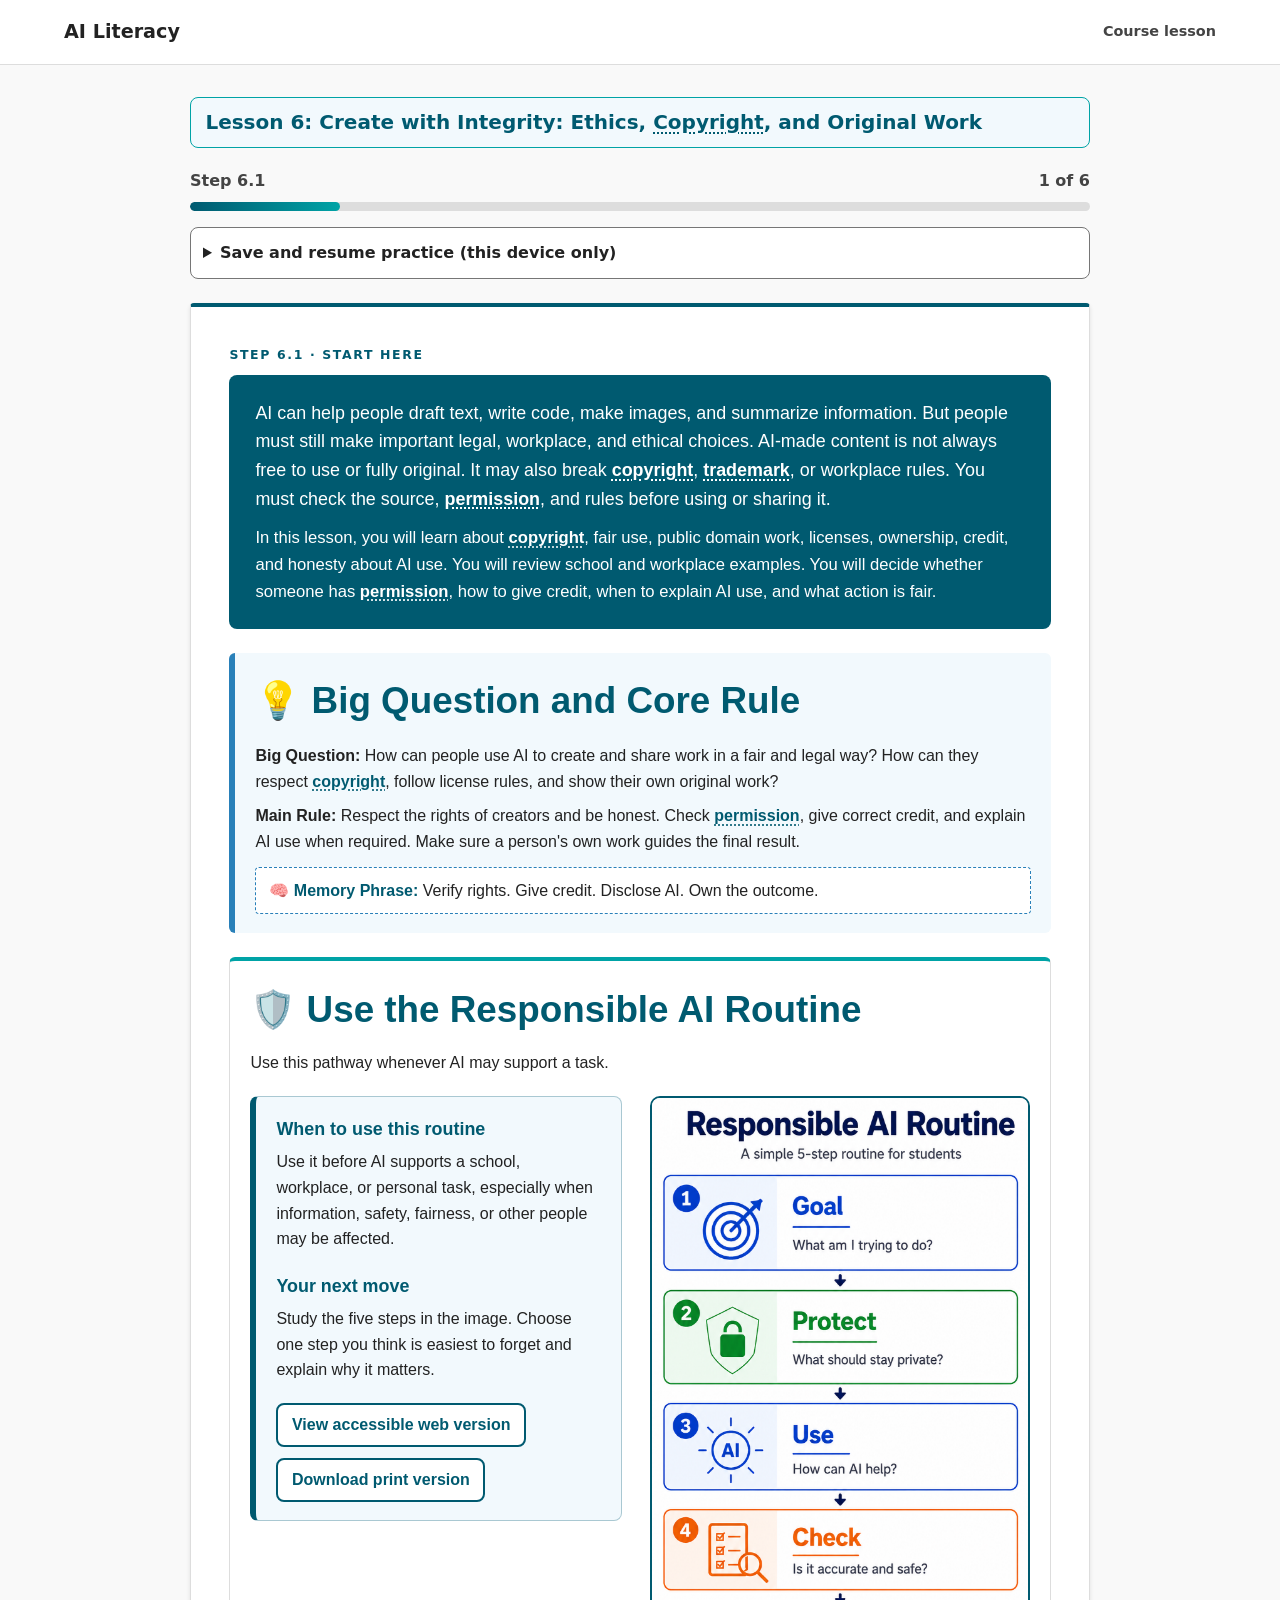
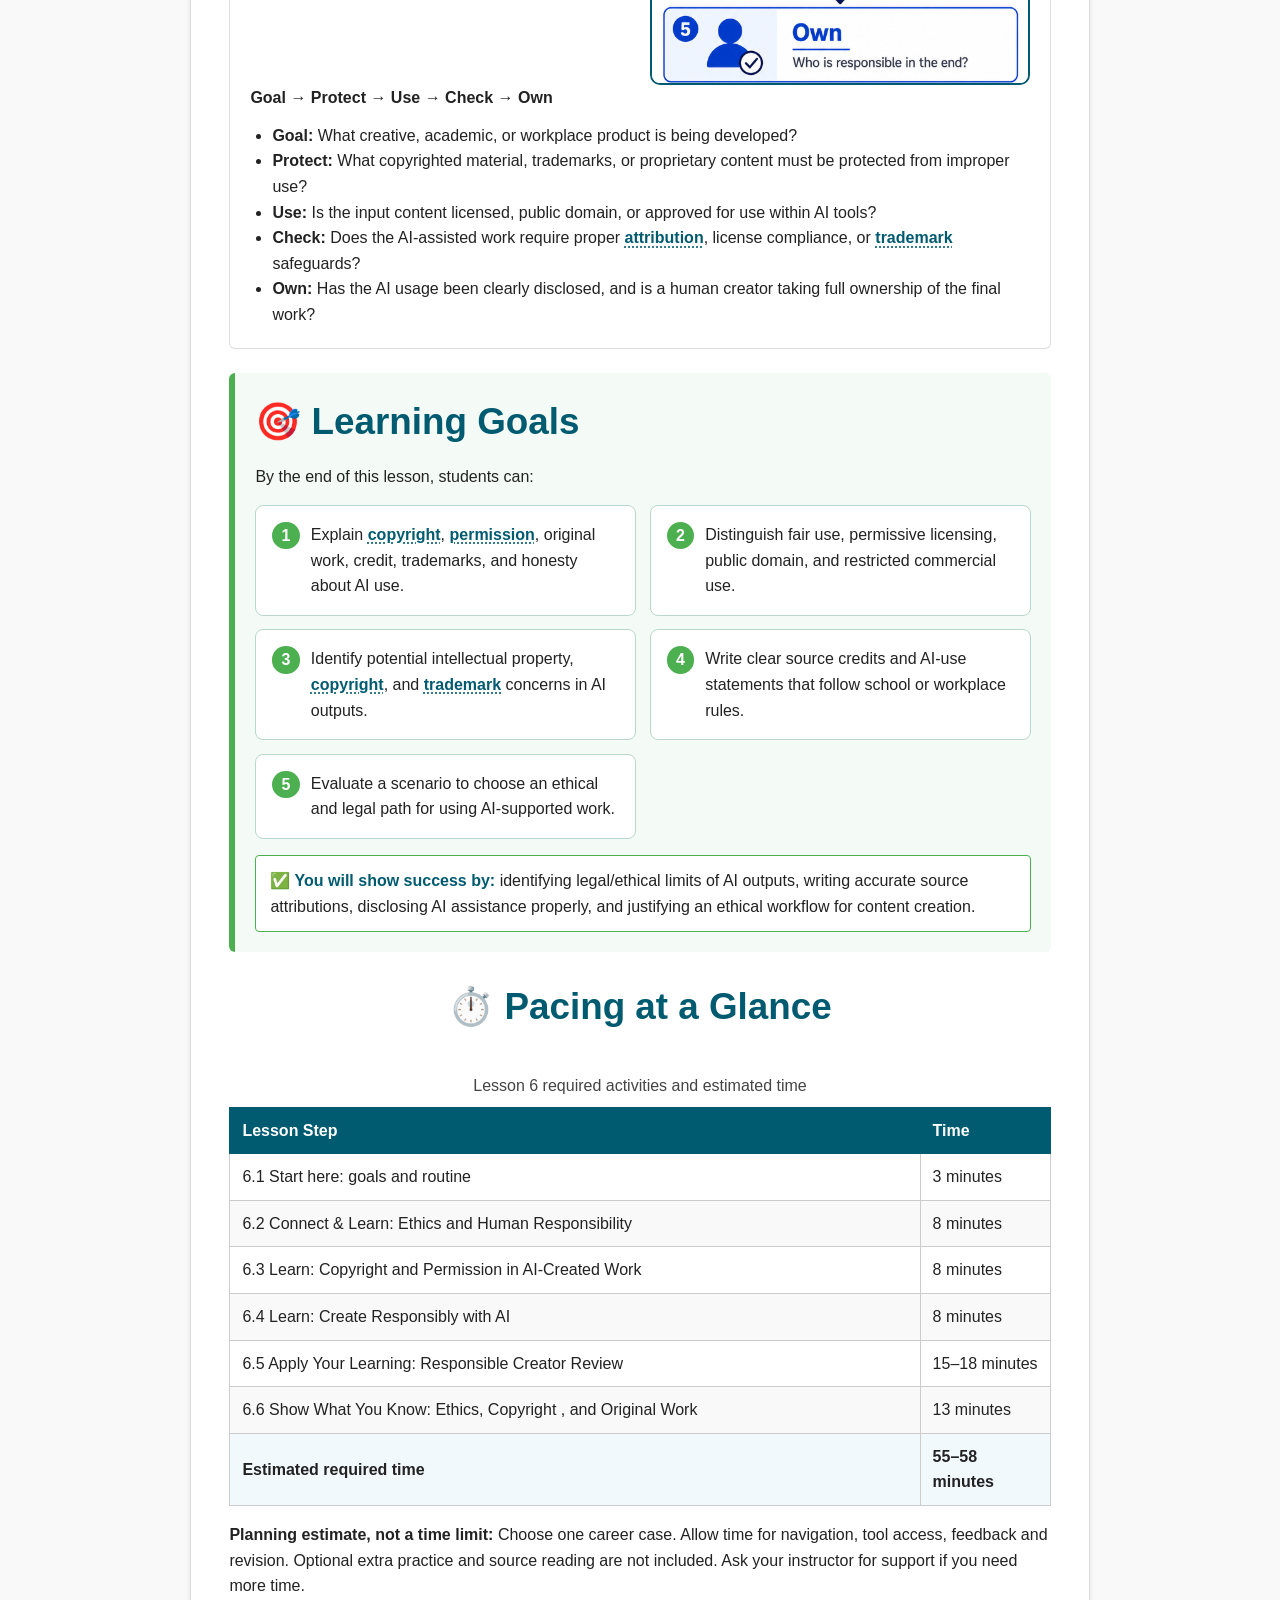
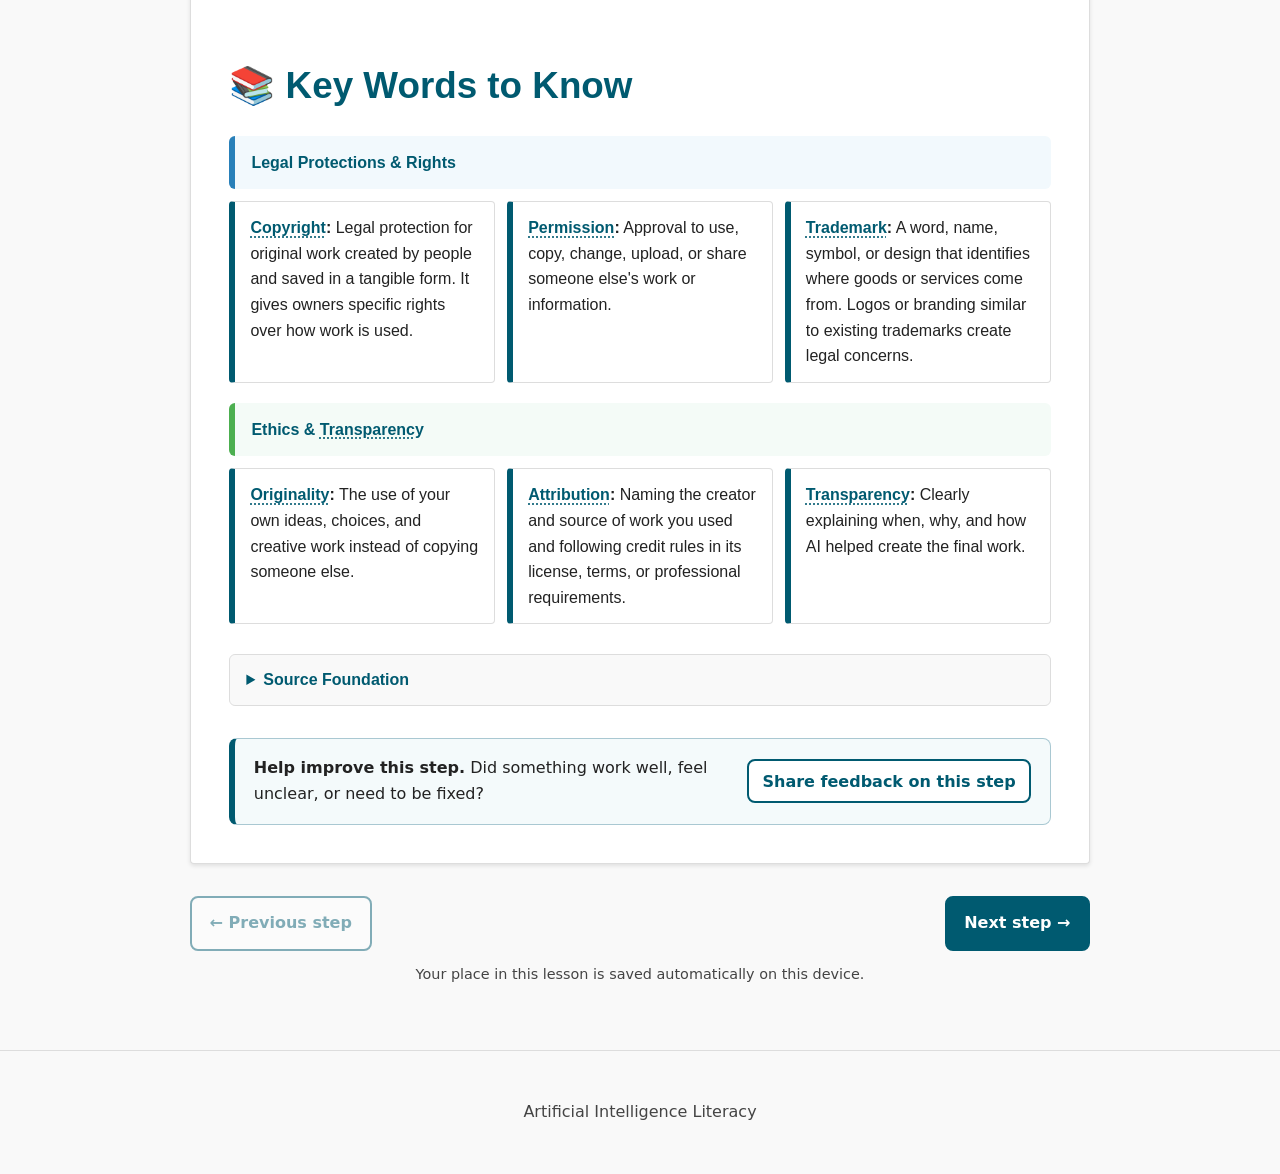
<file: lessons/lesson-6.html>
<!doctype html>
<html lang="en"><head><meta charset="utf-8"><meta name="viewport" content="width=device-width,initial-scale=1">
<title>Lesson 6: Create with Integrity: Ethics, Copyright, and Original Work | AI Literacy</title><link rel="stylesheet" href="../assets/styles.css?v=20260811-program-scenarios"><link rel="preload" as="image" href="../assets/media/Responsible_AI_Routine_Web_Mobile_1200px.png" fetchpriority="low"><link rel="preload" as="image" href="../assets/media/Copyright_Permission_Decision_Path_1100x1726.png" fetchpriority="low"><link rel="preload" as="image" href="../assets/media/AI_Use_Disclosure_Anatomy_1600x900.png" fetchpriority="low"></head>
<body data-lesson="6"><a class="skip-link" href="#main">Skip to lesson content</a>
<header class="site-header classroom-header"><span class="brand">AI Literacy</span><span class="classroom-label">Course lesson</span></header>
<main id="main"><div class="lesson-hero"><h1 class="lesson-identity">Lesson 6: Create with Integrity: Ethics, <button class="vocab-link" type="button" data-term="Copyright" data-definition="Legal protection for original work created by people and saved in a tangible form. It gives owners specific rights over how work is used.">Copyright</button>, and Original Work</h1>
<div class="step-progress" aria-label="Lesson progress"><div class="progress-text"><span id="step-status">Step 6.1</span><span id="step-count">1 of 6</span></div><div class="progress" role="progressbar" aria-labelledby="step-status" aria-valuemin="1" aria-valuemax="6" aria-valuenow="1" aria-valuetext="Step 1 of 6"><span style="width:16.67%"></span></div></div></div>
<div class="stepper" data-total-steps="6"><section class="lesson-step overview" id="step-6-1" data-step-label="6.1"><p class="eyebrow">Step 6.1 · Start here</p>
<div style="font-family: -apple-system, BlinkMacSystemFont, 'Segoe UI', Roboto, Helvetica, Arial, sans-serif; line-height: 1.6; color: #222222; max-width: 100%;">
<div style="background-color: #005a70; color: #ffffff; padding: 24px 26px; border-radius: 8px; margin-bottom: 24px;">
<p style="margin: 0 0 12px 0; color: #ffffff; font-size: 1.12em;">AI can help people draft text, write code, make images, and summarize information. But people must still make important legal, workplace, and ethical choices. AI-made content is not always free to use or fully original. It may also break <button class="vocab-link" type="button" data-term="copyright" data-definition="Legal protection for original work created by people and saved in a tangible form. It gives owners specific rights over how work is used.">copyright</button>, <button class="vocab-link" type="button" data-term="trademark" data-definition="A word, name, symbol, or design that identifies where goods or services come from. Logos or branding similar to existing trademarks create legal concerns.">trademark</button>, or workplace rules. You must check the source, <button class="vocab-link" type="button" data-term="permission" data-definition="Approval to use, copy, change, upload, or share someone else&#x27;s work or information.">permission</button>, and rules before using or sharing it.</p>
<p style="margin: 0; color: #ffffff; font-size: 1.04em;">In this lesson, you will learn about <button class="vocab-link" type="button" data-term="copyright" data-definition="Legal protection for original work created by people and saved in a tangible form. It gives owners specific rights over how work is used.">copyright</button>, fair use, public domain work, licenses, ownership, credit, and honesty about AI use. You will review school and workplace examples. You will decide whether someone has <button class="vocab-link" type="button" data-term="permission" data-definition="Approval to use, copy, change, upload, or share someone else&#x27;s work or information.">permission</button>, how to give credit, when to explain AI use, and what action is fair.</p>
</div>

<div style="background-color: #f2f9fd; border-left: 6px solid #2980B9; padding: 19px 20px; border-radius: 6px; margin-bottom: 24px;">
<h2 style="color: #005a70; margin: 0 0 12px 0; font-size: 1.3em;">💡 Big Question and Core Rule</h2>
<p style="margin: 0 0 9px 0;"><strong>Big Question:</strong> How can people use AI to create and share work in a fair and legal way? How can they respect <button class="vocab-link" type="button" data-term="copyright" data-definition="Legal protection for original work created by people and saved in a tangible form. It gives owners specific rights over how work is used.">copyright</button>, follow license rules, and show their own original work?</p>
<p style="margin: 0 0 12px 0;"><strong>Main Rule:</strong> Respect the rights of creators and be honest. Check <button class="vocab-link" type="button" data-term="permission" data-definition="Approval to use, copy, change, upload, or share someone else&#x27;s work or information.">permission</button>, give correct credit, and explain AI use when required. Make sure a person's own work guides the final result.</p>
<div style="background-color: #ffffff; border-radius: 4px; padding: 10px 13px; border: 1px dashed #2980b9;"><strong style="color: #005a70;">🧠 Memory Phrase:</strong> Verify rights. Give credit. Disclose AI. Own the outcome.</div>
</div>

<div style="border-width: 4px 1px 1px; border-style: solid; border-color: #00a3a6 #dddddd #dddddd; padding: 20px; border-radius: 6px; margin-bottom: 24px; background-color: #ffffff;">
<h2 style="color: #005a70; margin: 0 0 10px 0; font-size: 1.3em;">🛡️ Use the Responsible AI Routine</h2>
<p style="margin: 0 0 12px 0;">Use this pathway whenever AI may support a task.</p>

<div class="routine-overview-grid"><div class="routine-overview-guidance"><h3>When to use this routine</h3><p>Use it before AI supports a school, workplace, or personal task, especially when information, safety, fairness, or other people may be affected.</p><h3>Your next move</h3><p>Study the five steps in the image. Choose one step you think is easiest to forget and explain why it matters.</p><div class="routine-resource-buttons"><a href="https://drive.google.com/file/d/1ZU5oKUOuZtzy2pleGarrKHy60p8J_RS2/view?usp=drivesdk" target="_blank" rel="noopener">View accessible web version</a><a href="https://drive.google.com/file/d/1P82VigGCzn5qVHIDCmn2E0EmWflxOZiR/view?usp=drivesdk" target="_blank" rel="noopener">Download print version</a></div></div><div class="routine-intro-visual"><button class="image-zoom" type="button" aria-label="Enlarge image: Responsible AI Routine: 1 Goal—What am I trying to do? 2 Protect—What should stay private? 3 Use—How can AI help? 4 Chec"><img style="width: 100%; max-width: 1400px; height: auto; display: block; margin: 0 auto; border-radius: 6px;" src="../assets/media/Responsible_AI_Routine_Web_Mobile_1200px.png" alt="Responsible AI Routine: 1 Goal—What am I trying to do? 2 Protect—What should stay private? 3 Use—How can AI help? 4 Check—Is it accurate and safe? 5 Own—Who is responsible in the end?" loading="eager" decoding="async"></button></div></div>
<p style="margin: 0 0 12px 0;"><strong>Goal → Protect → Use → Check → Own</strong></p>
<ul style="margin: 0 0 0 0; padding-left: 22px;">
<li><strong>Goal:</strong> What creative, academic, or workplace product is being developed?</li>
<li><strong>Protect:</strong> What copyrighted material, trademarks, or proprietary content must be protected from improper use?</li>
<li><strong>Use:</strong> Is the input content licensed, public domain, or approved for use within AI tools?</li>
<li><strong>Check:</strong> Does the AI-assisted work require proper <button class="vocab-link" type="button" data-term="attribution" data-definition="Naming the creator and source of work you used and following credit rules in its license, terms, or professional requirements.">attribution</button>, license compliance, or <button class="vocab-link" type="button" data-term="trademark" data-definition="A word, name, symbol, or design that identifies where goods or services come from. Logos or branding similar to existing trademarks create legal concerns.">trademark</button> safeguards?</li>
<li><strong>Own:</strong> Has the AI usage been clearly disclosed, and is a human creator taking full ownership of the final work?</li>
</ul>
</div>

<div style="background-color: #f4fbf7; border-left: 6px solid #4CAF50; padding: 20px; border-radius: 6px; margin-bottom: 24px;">
<h2 class="objectives-heading" style="color: #005a70; margin: 0 0 12px 0; font-size: 1.3em;">🎯 Learning Goals</h2>
<p style="margin: 0 0 9px 0;">By the end of this lesson, students can:</p>
<ul class="objective-cards" style="margin: 0 0 15px 0; padding-left: 22px;">
<li>Explain <button class="vocab-link" type="button" data-term="copyright" data-definition="Legal protection for original work created by people and saved in a tangible form. It gives owners specific rights over how work is used.">copyright</button>, <button class="vocab-link" type="button" data-term="permission" data-definition="Approval to use, copy, change, upload, or share someone else&#x27;s work or information.">permission</button>, original work, credit, trademarks, and honesty about AI use.</li>
<li>Distinguish fair use, permissive licensing, public domain, and restricted commercial use.</li>
<li>Identify potential intellectual property, <button class="vocab-link" type="button" data-term="copyright" data-definition="Legal protection for original work created by people and saved in a tangible form. It gives owners specific rights over how work is used.">copyright</button>, and <button class="vocab-link" type="button" data-term="trademark" data-definition="A word, name, symbol, or design that identifies where goods or services come from. Logos or branding similar to existing trademarks create legal concerns.">trademark</button> concerns in AI outputs.</li>
<li>Write clear source credits and AI-use statements that follow school or workplace rules.</li>
<li>Evaluate a scenario to choose an ethical and legal path for using AI-supported work.</li>
</ul>
<div style="background-color: #ffffff; padding: 12px 14px; border-radius: 4px; border: 1px solid #4caf50;"><strong style="color: #005a70;">✅ You will show success by:</strong> identifying legal/ethical limits of AI outputs, writing accurate source attributions, disclosing AI assistance properly, and justifying an ethical workflow for content creation.</div>
</div>

<h2 class="pacing-heading" style="color: #005a70; border-bottom: 2px solid #00A3A6; padding-bottom: 6px; margin: 26px 0 14px 0; font-size: 1.35em;">⏱️ Pacing at a Glance</h2>
<div style="overflow-x: auto; margin-bottom: 24px;">
<div class="table-scroll" role="region" aria-label="Lesson 6 required activities and estimated time" tabindex="0"><table style="width: 100%; border-collapse: collapse; min-width: 520px;"><caption style="text-align: left; margin-bottom: 8px; color: #444444;">Lesson 6 required activities and estimated time</caption>
<thead>
<tr style="background-color: #005a70; color: #ffffff;">
<th style="padding: 10px 12px; text-align: left; border: 1px solid #005a70;" scope="col">Lesson Step</th>
<th style="padding: 10px 12px; text-align: left; width: 130px; border: 1px solid #005a70;" scope="col">Time</th>
</tr>
</thead>
<tbody>
<tr style="background:#fff"><td style="padding:10px 12px;border:1px solid #ccc">6.1 Start here: goals and routine</td><td style="padding:10px 12px;border:1px solid #ccc">3 minutes</td></tr>
<tr style="background:#f9f9f9"><td style="padding:10px 12px;border:1px solid #ccc">6.2 Connect &amp; Learn: Ethics and Human Responsibility</td><td style="padding:10px 12px;border:1px solid #ccc">8 minutes</td></tr>
<tr style="background:#fff"><td style="padding:10px 12px;border:1px solid #ccc">6.3 Learn: Copyright and Permission in AI-Created Work</td><td style="padding:10px 12px;border:1px solid #ccc">8 minutes</td></tr>
<tr style="background:#f9f9f9"><td style="padding:10px 12px;border:1px solid #ccc">6.4 Learn: Create Responsibly with AI</td><td style="padding:10px 12px;border:1px solid #ccc">8 minutes</td></tr>
<tr style="background:#fff"><td style="padding:10px 12px;border:1px solid #ccc">6.5 Apply Your Learning: Responsible Creator Review</td><td style="padding:10px 12px;border:1px solid #ccc">15–18 minutes</td></tr>
<tr style="background:#f9f9f9"><td style="padding:10px 12px;border:1px solid #ccc">6.6 Show What You Know: Ethics, Copyright , and Original Work</td><td style="padding:10px 12px;border:1px solid #ccc">13 minutes</td></tr><tr style="background:#f2f9fd"><td style="padding:10px 12px;border:1px solid #ccc"><strong>Estimated required time</strong></td><td style="padding:10px 12px;border:1px solid #ccc"><strong>55–58 minutes</strong></td></tr>
</tbody>
</table><p class="pacing-note"><strong>Planning estimate, not a time limit:</strong> Choose one career case. Allow time for navigation, tool access, feedback and revision. Optional extra practice and source reading are not included. Ask your instructor for support if you need more time.</p></div>
</div>

<h2 style="color: #005a70; border-bottom: 2px solid #00A3A6; padding-bottom: 6px; margin: 26px 0 14px 0; font-size: 1.35em;">📚 Key Words to Know</h2>
<div style="background-color: #f2f9fd; border-left: 6px solid #2980B9; padding: 14px 16px; border-radius: 6px; margin: 0 0 12px 0;"><strong style="color: #005a70;">Legal Protections & Rights</strong></div>
<div style="display: flex; flex-wrap: wrap; gap: 12px; margin-bottom: 20px;">
<div style="flex: 1 1 250px; border-width: 1px 1px 1px 6px; border-style: solid; border-color: #dddddd #dddddd #dddddd #005a70; padding: 13px 15px; border-radius: 4px;"><strong><button class="vocab-link" type="button" data-term="Copyright" data-definition="Legal protection for original work created by people and saved in a tangible form. It gives owners specific rights over how work is used.">Copyright</button>:</strong> Legal protection for original work created by people and saved in a tangible form. It gives owners specific rights over how work is used.</div>
<div style="flex: 1 1 250px; border-width: 1px 1px 1px 6px; border-style: solid; border-color: #dddddd #dddddd #dddddd #005a70; padding: 13px 15px; border-radius: 4px;"><strong><button class="vocab-link" type="button" data-term="Permission" data-definition="Approval to use, copy, change, upload, or share someone else&#x27;s work or information.">Permission</button>:</strong> Approval to use, copy, change, upload, or share someone else's work or information.</div>
<div style="flex: 1 1 250px; border-width: 1px 1px 1px 6px; border-style: solid; border-color: #dddddd #dddddd #dddddd #005a70; padding: 13px 15px; border-radius: 4px;"><strong><button class="vocab-link" type="button" data-term="Trademark" data-definition="A word, name, symbol, or design that identifies where goods or services come from. Logos or branding similar to existing trademarks create legal concerns.">Trademark</button>:</strong> A word, name, symbol, or design that identifies where goods or services come from. Logos or branding similar to existing trademarks create legal concerns.</div>
</div>
<div style="background-color: #f4fbf7; border-left: 6px solid #4CAF50; padding: 14px 16px; border-radius: 6px; margin: 0 0 12px 0;"><strong style="color: #005a70;">Ethics & <button class="vocab-link" type="button" data-term="Transparency" data-definition="Clearly explaining when, why, and how AI helped create the final work.">Transparency</button></strong></div>
<div style="display: flex; flex-wrap: wrap; gap: 12px; margin-bottom: 22px;">
<div style="flex: 1 1 250px; border-width: 1px 1px 1px 6px; border-style: solid; border-color: #dddddd #dddddd #dddddd #005a70; padding: 13px 15px; border-radius: 4px;"><strong><button class="vocab-link" type="button" data-term="Originality" data-definition="The use of your own ideas, choices, and creative work instead of copying someone else.">Originality</button>:</strong> The use of your own ideas, choices, and creative work instead of copying someone else.</div>
<div style="flex: 1 1 250px; border-width: 1px 1px 1px 6px; border-style: solid; border-color: #dddddd #dddddd #dddddd #005a70; padding: 13px 15px; border-radius: 4px;"><strong><button class="vocab-link" type="button" data-term="Attribution" data-definition="Naming the creator and source of work you used and following credit rules in its license, terms, or professional requirements.">Attribution</button>:</strong> Naming the creator and source of work you used and following credit rules in its license, terms, or professional requirements.</div>
<div style="flex: 1 1 250px; border-width: 1px 1px 1px 6px; border-style: solid; border-color: #dddddd #dddddd #dddddd #005a70; padding: 13px 15px; border-radius: 4px;"><strong><button class="vocab-link" type="button" data-term="Transparency" data-definition="Clearly explaining when, why, and how AI helped create the final work.">Transparency</button>:</strong> Clearly explaining when, why, and how AI helped create the final work.</div>
</div>

<div style="margin-top: 30px; margin-bottom: 20px;"><details class="source-foundation" style="background-color: #f9f9f9; border: 1px solid #dddddd; border-radius: 6px; padding: 12px 16px; cursor: pointer;">
<summary>Source Foundation</summary>
<div style="margin-top: 12px; padding-top: 12px; border-top: 1px solid #e5e5e5; font-size: 0.95em; color: #333333;">


<ul style="margin: 0; padding-left: 20px; line-height: 1.5;">
<li style="margin-bottom: 6px;"><a style="color: #005a70; text-decoration: underline;" href="https://michiganvirtual.org/ai/literacy" target="_blank">Michigan Virtual AI Literacy Resources</a></li>
<li style="margin-bottom: 6px;"><a style="color: #005a70; text-decoration: underline;" href="https://www.michigan.gov/mde/services/academic-standards/educational-technology/artificial-intelligence" target="_blank">Michigan K–12 AI Learning Alignment Framework</a></li>
<li><a style="color: #005a70; text-decoration: underline;" href="https://www.copyright.gov/ai/" target="_blank">U.S. Copyright Office AI Initiative</a></li>
</ul>
</div>
</details></div>
</div>
<aside class="lesson-feedback" aria-label="Feedback for this lesson step"><p><strong>Help improve this step.</strong> Did something work well, feel unclear, or need to be fixed?</p><a class="lesson-feedback-link" href="https://docs.google.com/forms/d/e/1FAIpQLSdSzdOE6ONsmktbDhx8tdDnaN6dhNoUTnA3qFYDOVGzdjkrqA/viewform?usp=pp_url&amp;entry.1955824508=Lesson+6%2C+Step+6.1%3A+%F0%9F%92%A1+Big+Question+and+Core+Rule" target="_blank" rel="noopener">Share feedback on this step <span class="sr-only">(opens feedback form in a new tab)</span></a></aside></section><section class="lesson-step" id="step-6-2" data-step-label="6.2" hidden><p class="eyebrow">Step 6.2 · Learn and check</p><h2>Connect &amp; Learn: Ethics and Human Responsibility</h2><div style="line-height: 1.6; color: #222222;">
<div style="background-color: #005a70; color: #ffffff; padding: 22px 25px; border-radius: 6px; margin-bottom: 25px;">
<p style="margin: 6px 0 0 0; color: #ffffff; font-style: italic;">Estimated time: 8 minutes</p>
</div>
<div style="border: 1px solid #00A3A6; border-left: 8px solid #005A70; padding: 14px 16px; margin-bottom: 20px; border-radius: 4px; background-color: #f9f9f9;"><strong style="color: #005a70;">Responsible AI Routine:</strong> <span> Goal → Protect → Use → Check → Own</span></div>
<h3 id="hook-scenario-1" style="color: #005a70; margin-top: 22px;">Scenario</h3>
<p style="line-height: 1.6; margin: 0 0 12px 0;">A marketing student asks AI to make a logo that looks almost exactly like a famous brand. The student sends the first result to a real client without checking it or saying that AI was used. When questioned, the student says, “AI made it, so I am not responsible.”</p>
<p style="line-height: 1.6; margin: 0 0 12px 0;"><strong>Respond to yourself:</strong></p>
<p style="line-height: 1.6; margin: 0 0 12px 0;">• Who could be affected by this decision?</p>
<p style="line-height: 1.6; margin: 0 0 12px 0;">• Whose work, identity, or reputation may be involved?</p>
<p style="line-height: 1.6; margin: 0 0 12px 0;">• Who must take responsibility for checking and approving the final logo?</p>

<div style="border: 2px solid #2980B9; background-color: #f2f9fd; padding: 16px; border-radius: 8px; margin: 16px 0;">
<p style="margin: 0 0 10px 0; color: #222222;"><strong style="color: #005a70; font-size: 1.05em;">▶️ Your next move:</strong> Watch for one ethical question to ask before using AI-created work.</p>

</div>
<div style="position: relative; padding-bottom: 56.25%; height: 0; overflow: hidden; max-width: 100%; border-radius: 6px; border: 1px solid #dddddd; background-color: #000000; margin: 12px 0 8px 0;"><iframe style="position: absolute; width: 100%; height: 100%; border: 0;" title="AI Literacy: AI and Ethics" src="https://www.youtube-nocookie.com/embed/fv2e58rgI9k?cc_load_policy=1" allowfullscreen="allowfullscreen" allow="accelerometer; autoplay; clipboard-write; encrypted-media; gyroscope; picture-in-picture; web-share"></iframe></div>
<div class="video-access"><a href="https://docs.google.com/document/d/1-tsrZQlpzLNjY3QJXAZ71lOM9ovbZFJc2tHS6ejdng4/edit" target="_blank" rel="noopener">English transcript</a> | <a href="https://www.youtube.com/watch?v=yxqRty_6aaw" target="_blank" rel="noopener">Watch in Spanish</a> | <a href="https://www.youtube.com/watch?v=Yxn3bhYwBII" target="_blank" rel="noopener">Watch in Arabic</a></div>
<div style="border: 2px solid #2980B9; background-color: #f2f9fd; padding: 14px 16px; border-radius: 8px; margin: 16px 0;">
<p style="margin: 0; color: #222222;"><strong style="color: #005a70;">📖 Your next move:</strong> Continue with the short reading and examples below.</p>
</div>
<p style="line-height: 1.6; margin: 0 0 12px 0;">Ethics are principles people use to decide what is right, fair, and responsible. AI can help create useful work, but it cannot accept blame or make moral choices. People choose the goal, data, prompt, and final use.</p>
<p style="line-height: 1.6; margin: 0 0 12px 0;">An ethical review starts with the people who may be affected. Ask who may benefit, who could be harmed, and whose point of view may be missing. Then check <button class="vocab-link" type="button" data-term="permission" data-definition="Approval to use, copy, change, upload, or share someone else&#x27;s work or information.">permission</button>. Did the creator allow the work, image, or idea to be used? Did the person allow their data to be used? Finally, identify who must check the result and make the final decision.</p>
<p style="line-height: 1.6; margin: 0 0 12px 0;">A fast or polished AI response does not remove human responsibility. Students, workers, schools, and employers must follow rules, fix problems, and stop harmful uses. In this lesson, focus on the creator’s purpose, <button class="vocab-link" type="button" data-term="permission" data-definition="Approval to use, copy, change, upload, or share someone else&#x27;s work or information.">permission</button>, review, and final decision. Do not ask only, “Can AI do this?” Also ask, “Should we use it this way?”</p>
<details class="source-foundation" style="margin-top: 20px; border: 1px solid #d1d5db; border-radius: 6px; padding: 10px 14px; background-color: #f9fafb;">
<summary>Source Foundation</summary>
<div style="margin-top: 10px; padding-top: 10px; border-top: 1px solid #e5e7eb;"><ul class="source-list">
<li class="source-item"><a href="https://www.youtube.com/watch?v=fv2e58rgI9k" target="_blank" rel="noopener">Michigan Virtual, “AI and Ethics”</a></li>
<li class="source-item"><a href="https://doi.org/10.6028/NIST.AI.100-1" target="_blank" rel="noopener">NIST AI Risk Management Framework 1.0</a></li></ul>
</div>
</details>


<p style="margin-top: 24px; color: #444444; font-style: italic;">Last Updated: August 4, 2026</p>
</div><div class="check-next-move" style="border: 2px solid #2980B9; background-color: #F2F9FD; padding: 14px 16px; border-radius: 8px; margin: 18px 0 12px 0;"><p style="margin: 0; color: #222222;"><strong style="color: #005A70;">✅ Your next move:</strong> Complete the checks for understanding below. Use the feedback to review your answer before continuing.</p></div><div class="question-set"><article class="question" data-question-id="6.2.1" data-question-type="multiple_choice_question" data-correct="[&quot;C&quot;]" data-feedback-correct="Ethics are principles people use to judge choices and responsibilities." data-feedback-incorrect="Look for a definition about human choices, fairness, and responsibility."><h3>Check 1</h3><p>What is an ethical decision?</p><div class="choices"><label><input type="radio" name="6.2.1" value="A"> <span>A rule that helps a computer process data faster</span></label><label><input type="radio" name="6.2.1" value="B"> <span>A setting that hides every action on a device</span></label><label><input type="radio" name="6.2.1" value="C"> <span>A choice about what is right, fair, and responsible</span></label><label><input type="radio" name="6.2.1" value="D"> <span>A tool that checks spelling and sentence form</span></label></div><button class="check-answer" type="button">Check answer</button><div class="feedback" role="status" hidden><p>Ethics are principles people use to judge choices and responsibilities.</p></div></article><article class="question" data-question-id="6.2.2" data-question-type="multiple_answers_question" data-correct="[&quot;A&quot;, &quot;C&quot;, &quot;D&quot;]" data-feedback-correct="Ethical review considers effects on people, permission, and accountable human authority." data-feedback-incorrect="Select questions about rights, effects, and responsibility—not surface design preferences."><h3>Check 2</h3><p>Which questions belong in an ethical review of an AI-supported creation? Choose all correct answers.</p><div class="choices"><label><input type="checkbox" name="6.2.2" value="A"> <span>Who may benefit, and who may be harmed?</span></label><label><input type="checkbox" name="6.2.2" value="B"> <span>Which option can be produced with more colors?</span></label><label><input type="checkbox" name="6.2.2" value="C"> <span>Whose permission may be needed for this use?</span></label><label><input type="checkbox" name="6.2.2" value="D"> <span>Who has final authority and responsibility?</span></label></div><button class="check-answer" type="button">Check answer</button><div class="feedback" role="status" hidden><p>Ethical review considers effects on people, permission, and accountable human authority.</p></div></article><article class="question" data-question-id="6.2.3" data-question-type="multiple_choice_question" data-correct="[&quot;B&quot;]" data-feedback-correct="People remain responsible for checking, approving, and using AI-assisted work." data-feedback-incorrect="AI cannot accept professional, ethical, or legal responsibility."><h3>Check 3</h3><p>A student says, “AI made the logo, so I am not responsible for what happens.” What is the best response?</p><div class="choices"><label><input type="radio" name="6.2.3" value="A"> <span>The AI system accepts responsibility because it created the file.</span></label><label><input type="radio" name="6.2.3" value="B"> <span>The student and approvers remain responsible for checking and using it.</span></label><label><input type="radio" name="6.2.3" value="C"> <span>Responsibility belongs only to the device that displayed the logo.</span></label><label><input type="radio" name="6.2.3" value="D"> <span>No one is responsible when a project includes AI assistance.</span></label></div><button class="check-answer" type="button">Check answer</button><div class="feedback" role="status" hidden><p>People remain responsible for checking, approving, and using AI-assisted work.</p></div></article></div><aside class="lesson-feedback" aria-label="Feedback for this lesson step"><p><strong>Help improve this step.</strong> Did something work well, feel unclear, or need to be fixed?</p><a class="lesson-feedback-link" href="https://docs.google.com/forms/d/e/1FAIpQLSdSzdOE6ONsmktbDhx8tdDnaN6dhNoUTnA3qFYDOVGzdjkrqA/viewform?usp=pp_url&amp;entry.1955824508=Lesson+6%2C+Step+6.2%3A+Connect+%26+Learn%3A+Ethics+and+Human+Responsibility" target="_blank" rel="noopener">Share feedback on this step <span class="sr-only">(opens feedback form in a new tab)</span></a></aside></section><section class="lesson-step" id="step-6-3" data-step-label="6.3" hidden><p class="eyebrow">Step 6.3 · Learn and check</p><h2>Learn: <button class="vocab-link" type="button" data-term="Copyright" data-definition="Legal protection for original work created by people and saved in a tangible form. It gives owners specific rights over how work is used.">Copyright</button> and <button class="vocab-link" type="button" data-term="Permission" data-definition="Approval to use, copy, change, upload, or share someone else&#x27;s work or information.">Permission</button> in AI-Created Work</h2><div style="line-height: 1.6; color: #222222;">
<div style="background-color: #005a70; color: #ffffff; padding: 22px 25px; border-radius: 6px; margin-bottom: 25px;">
<p style="margin: 6px 0 0 0; color: #ffffff; font-style: italic;">Estimated time: 8 minutes</p>
</div>
<div style="border: 1px solid #00A3A6; border-left: 8px solid #005A70; padding: 14px 16px; margin-bottom: 20px; border-radius: 4px; background-color: #f9f9f9;"><strong style="color: #005a70;">Responsible AI Routine:</strong> <span> Goal → Protect → Use → Check → Own</span></div>
<div style="border: 2px solid #2980B9; background-color: #f2f9fd; padding: 16px; border-radius: 8px; margin: 16px 0;">
<p style="margin: 0 0 10px 0; color: #222222;"><strong style="color: #005a70; font-size: 1.05em;">▶️ Your next move:</strong> Watch for one reason to check <button class="vocab-link" type="button" data-term="permission" data-definition="Approval to use, copy, change, upload, or share someone else&#x27;s work or information.">permission</button> before using AI-assisted content.</p>

</div>
<div style="position: relative; padding-bottom: 56.25%; height: 0; overflow: hidden; max-width: 100%; border-radius: 6px; border: 1px solid #dddddd; background-color: #000000; margin: 12px 0 8px 0;"><iframe style="position: absolute; width: 100%; height: 100%; border: 0;" title="AI Literacy: Copyright and AI" src="https://www.youtube-nocookie.com/embed/Oyw3xt_IeXg?cc_load_policy=1" allowfullscreen="allowfullscreen" allow="accelerometer; autoplay; clipboard-write; encrypted-media; gyroscope; picture-in-picture; web-share"></iframe></div>
<div class="video-access"><a href="https://docs.google.com/document/d/1sHKDQcMXVrM0_T6bsCdKTNwhlReqctvNoEuxurNO6v0/edit" target="_blank" rel="noopener">English transcript</a> | <a href="https://www.youtube.com/watch?v=0cqQ6eCOsc4" target="_blank" rel="noopener">Watch in Spanish</a> | <a href="https://www.youtube.com/watch?v=Lv80Hkkq0EA" target="_blank" rel="noopener">Watch in Arabic</a></div>
<div style="border: 2px solid #2980B9; background-color: #f2f9fd; padding: 14px 16px; border-radius: 8px; margin: 16px 0;">
<p style="margin: 0; color: #222222;"><strong style="color: #005a70;">📖 Your next move:</strong> Continue with the short reading and examples below.</p>
</div>
<p style="line-height: 1.6; margin: 0 0 12px 0;"><button class="vocab-link" type="button" data-term="Copyright" data-definition="Legal protection for original work created by people and saved in a tangible form. It gives owners specific rights over how work is used.">Copyright</button> protects original work created by people and recorded in a form that can be seen, heard, or saved. This includes writing, art, music, photos, video, and code. Before using material, identify its source and check the <button class="vocab-link" type="button" data-term="permission" data-definition="Approval to use, copy, change, upload, or share someone else&#x27;s work or information.">permission</button>, license, contract, or terms. Make sure you are allowed to upload, copy, change, or share it. <button class="vocab-link" type="button" data-term="Copyright" data-definition="Legal protection for original work created by people and saved in a tangible form. It gives owners specific rights over how work is used.">Copyright</button> rules can be complex, so ask a qualified adult when the answer is unclear.</p>
<p style="line-height: 1.6; margin: 0 0 12px 0;">AI can make source and rights questions harder. Training data may include work created by people. Users may upload material they do not have <button class="vocab-link" type="button" data-term="permission" data-definition="Approval to use, copy, change, upload, or share someone else&#x27;s work or information.">permission</button> to share. An AI result may also look similar to existing work. Similarity alone does not answer every legal question, but it is a reason to pause, investigate, and revise or replace the material before sharing it.</p>
<p style="line-height: 1.6; margin: 0 0 12px 0;"><strong>Important Current Guidance:</strong> Using AI does not always remove <button class="vocab-link" type="button" data-term="copyright" data-definition="Legal protection for original work created by people and saved in a tangible form. It gives owners specific rights over how work is used.">copyright</button> protection. A person's writing, design choices, or major changes may still be protected. Work made only by AI is usually not protected, and a prompt alone may not show enough human work. Follow current school, workplace, and <button class="vocab-link" type="button" data-term="copyright" data-definition="Legal protection for original work created by people and saved in a tangible form. It gives owners specific rights over how work is used.">copyright</button> rules.</p>
<p style="line-height: 1.6; margin: 0 0 12px 0;"><strong>Student rule:</strong> Do not assume AI output is free to use. Identify the source, check <button class="vocab-link" type="button" data-term="permission" data-definition="Approval to use, copy, change, upload, or share someone else&#x27;s work or information.">permission</button> and license terms, add meaningful original work, give required credit, and follow school or workplace rules. Ask a qualified instructor, supervisor, or responsible person when the answer is unclear.</p>
<div class="table-scroll" role="region" aria-label="Key terms and practical definitions for copyright, permissions, and AI disclosure" tabindex="0"><table style="width: 100%; border-collapse: collapse; margin: 16px 0; border: 1px solid #d1d5db; background-color: #ffffff;"><caption>Key terms and practical definitions for <button class="vocab-link" type="button" data-term="copyright" data-definition="Legal protection for original work created by people and saved in a tangible form. It gives owners specific rights over how work is used.">copyright</button>, permissions, and AI disclosure</caption>
<thead>
<tr style="background-color: #005a70; color: #ffffff;">
<th style="padding: 10px; text-align: left; border: 1px solid #d1d5db;" scope="col">Key Term</th>
<th style="padding: 10px; text-align: left; border: 1px solid #d1d5db;" scope="col">What It Means in Practice</th>
</tr>
</thead>
<tbody>
<tr>
<td style="padding: 10px; border: 1px solid #d1d5db; vertical-align: top;"><strong style="color: #005a70;"><button class="vocab-link" type="button" data-term="Permission" data-definition="Approval to use, copy, change, upload, or share someone else&#x27;s work or information.">Permission</button> or License</strong></td>
<td style="padding: 10px; border: 1px solid #d1d5db; vertical-align: top;">Explains whether material may be used, changed, or shared and what rules must be followed.</td>
</tr>
<tr style="background-color: #f9fafb;">
<td style="padding: 10px; border: 1px solid #d1d5db; vertical-align: top;"><strong style="color: #005a70;"><button class="vocab-link" type="button" data-term="Attribution" data-definition="Naming the creator and source of work you used and following credit rules in its license, terms, or professional requirements.">Attribution</button></strong></td>
<td style="padding: 10px; border: 1px solid #d1d5db; vertical-align: top;">Gives credit to the original creator and source as required by the license, terms, or professional rules.</td>
</tr>
<tr>
<td style="padding: 10px; border: 1px solid #d1d5db; vertical-align: top;"><strong style="color: #005a70;">AI-Use Disclosure</strong></td>
<td style="padding: 10px; border: 1px solid #d1d5db; vertical-align: top;">Explains how AI helped and what meaningful work a person completed.</td>
</tr>
</tbody>
</table></div>
<div style="background-color: #fff8e6; border-left: 4px solid #f39c12; padding: 12px 16px; margin: 16px 0; border-radius: 0 4px 4px 0;">
<p style="margin: 0; color: #222222; font-weight: bold;">💡 Essential Reminder:</p>
<p style="margin: 4px 0 0 0; color: #222222;">Giving credit does not replace <button class="vocab-link" type="button" data-term="permission" data-definition="Approval to use, copy, change, upload, or share someone else&#x27;s work or information.">permission</button>. Explaining AI use does not replace crediting outside sources.</p>
</div>
<div style="border: 1px solid #d1d5db; background-color: #f9fafb; padding: 16px; border-radius: 6px; margin: 16px 0;">
<p style="margin: 0 0 8px 0; color: #005a70; font-weight: bold;">Real-World Scenarios in Action:</p>
<ul style="margin: 0; padding-left: 20px; color: #222222;">
<li style="margin-bottom: 8px;"><strong>Unacceptable Use:</strong> A student uses AI to make an entire graphic. The student makes no changes, submits it as original work, and does not explain that AI was used.</li>
<li style="margin: 0;"><strong>Responsible Use:</strong> A student asks AI for logo ideas. The student redraws and edits one idea in design software. They credit the source of the idea and explain how they used AI and changed the design.</li>
</ul>
</div>
<div style="border: 1px solid #a3b8cc; background-color: #edf4f9; padding: 14px 16px; border-radius: 6px; margin: 16px 0;">
<p style="margin: 0 0 4px 0; color: #005a70; font-weight: bold;">🛑 Stop & Reflect:</p>
<p style="margin: 0; color: #222222;">Before moving on, think about this question: If AI makes an outline but you write the essay, do your class rules require you to explain how you used AI?</p>
</div>
<details class="source-foundation" style="margin-top: 20px; border: 1px solid #d1d5db; border-radius: 6px; padding: 10px 14px; background-color: #f9fafb;">
<summary>Source Foundation</summary>
<div style="margin-top: 10px; padding-top: 10px; border-top: 1px solid #e5e7eb;"><ul class="source-list">
<li class="source-item"><a href="https://www.youtube.com/watch?v=Oyw3xt_IeXg" target="_blank" rel="noopener">Michigan Virtual, “Copyright, Authorization, and Attribution”</a></li>
<li class="source-item"><a href="https://www.copyright.gov/ai/" target="_blank" rel="noopener">U.S. Copyright Office</a></li></ul>
</div>
</details>


<p style="margin-top: 24px; color: #444444; font-style: italic;">Last Updated: August 4, 2026</p>
</div><figure class="instructional-figure"><button class="image-zoom" type="button" aria-label="Enlarge image: Copyright and permission decision path: identify whether every part is your own; if not, confirm permission or a license"><img src="../assets/media/Copyright_Permission_Decision_Path_1100x1726.png" alt="Copyright and permission decision path: identify whether every part is your own; if not, confirm permission or a license; include required credit; disclose AI help; and stop to get permission, replace material, or ask for help when permission is missing." loading="eager" decoding="async"></button><figcaption>Follow each decision before you use or share work. Finding something online does not give you <button class="vocab-link" type="button" data-term="permission" data-definition="Approval to use, copy, change, upload, or share someone else&#x27;s work or information.">permission</button> to use it. Select the image to enlarge it.</figcaption></figure><div class="check-next-move" style="border: 2px solid #2980B9; background-color: #F2F9FD; padding: 14px 16px; border-radius: 8px; margin: 18px 0 12px 0;"><p style="margin: 0; color: #222222;"><strong style="color: #005A70;">✅ Your next move:</strong> Complete the checks for understanding below. Use the feedback to review your answer before continuing.</p></div><div class="question-set"><article class="question" data-question-id="6.3.1" data-question-type="multiple_choice_question" data-correct="[&quot;D&quot;]" data-feedback-correct="Responsible reuse follows the license and provides the required creator, source, and license information." data-feedback-incorrect="Finding material online does not remove its license conditions."><h3>Check 1</h3><p>A Creative Commons icon requires the creator’s name, source link, and license name. What should a student do?</p><div class="choices"><label><input type="radio" name="6.3.1" value="A"> <span>Use the icon without credit because it was found online.</span></label><label><input type="radio" name="6.3.1" value="B"> <span>Credit the AI tool instead of the icon’s original creator.</span></label><label><input type="radio" name="6.3.1" value="C"> <span>Rename the file and describe the icon as original work.</span></label><label><input type="radio" name="6.3.1" value="D"> <span>Provide required credit and follow all license conditions.</span></label></div><button class="check-answer" type="button">Check answer</button><div class="feedback" role="status" hidden><p>Responsible reuse follows the license and provides the required creator, source, and license information.</p></div></article><article class="question" data-question-id="6.3.2" data-question-type="multiple_choice_question" data-correct="[&quot;A&quot;]" data-feedback-correct="Copyright analysis focuses on meaningful human-authored expression, selection, arrangement, or modification." data-feedback-incorrect="AI assistance does not remove all protection, but prompts alone do not guarantee ownership of every output."><h3>Check 2</h3><p>Which statement matches U.S. Copyright Office guidance on AI-assisted work?</p><div class="choices"><label><input type="radio" name="6.3.2" value="A"> <span>Human-made parts may be protected; AI-only parts may not be.</span></label><label><input type="radio" name="6.3.2" value="B"> <span>Every AI output is protected as soon as it appears.</span></label><label><input type="radio" name="6.3.2" value="C"> <span>Any prompt gives the user ownership of every output detail.</span></label><label><input type="radio" name="6.3.2" value="D"> <span>Using AI removes protection from all human-created parts.</span></label></div><button class="check-answer" type="button">Check answer</button><div class="feedback" role="status" hidden><p>Copyright analysis focuses on meaningful human-authored expression, selection, arrangement, or modification.</p></div></article><article class="question" data-question-id="6.3.3" data-question-type="multiple_choice_question" data-correct="[&quot;C&quot;]" data-feedback-correct="AI output should be checked for source, permission, policy, and possible similarity before publication." data-feedback-incorrect="AI generation does not automatically make an image free to use."><h3>Check 3</h3><p>An AI-generated image closely resembles an existing artist’s work. What is the safest next step?</p><div class="choices"><label><input type="radio" name="6.3.3" value="A"> <span>Publish it now and add the artist’s name if someone complains.</span></label><label><input type="radio" name="6.3.3" value="B"> <span>Change the file name so the possible source is harder to find.</span></label><label><input type="radio" name="6.3.3" value="C"> <span>Check sources and permission, then revise or replace it.</span></label><label><input type="radio" name="6.3.3" value="D"> <span>Assume it is available for any use because AI generated it.</span></label></div><button class="check-answer" type="button">Check answer</button><div class="feedback" role="status" hidden><p>AI output should be checked for source, permission, policy, and possible similarity before publication.</p></div></article></div><aside class="lesson-feedback" aria-label="Feedback for this lesson step"><p><strong>Help improve this step.</strong> Did something work well, feel unclear, or need to be fixed?</p><a class="lesson-feedback-link" href="https://docs.google.com/forms/d/e/1FAIpQLSdSzdOE6ONsmktbDhx8tdDnaN6dhNoUTnA3qFYDOVGzdjkrqA/viewform?usp=pp_url&amp;entry.1955824508=Lesson+6%2C+Step+6.3%3A+Learn%3A+Copyright+and+Permission+in+AI-Created+Work" target="_blank" rel="noopener">Share feedback on this step <span class="sr-only">(opens feedback form in a new tab)</span></a></aside></section><section class="lesson-step" id="step-6-4" data-step-label="6.4" hidden><p class="eyebrow">Step 6.4 · Learn and check</p><h2>Learn: Create Responsibly with AI</h2><div style="line-height: 1.6; color: #222222;">
<div style="background-color: #005a70; color: #ffffff; padding: 22px 25px; border-radius: 6px; margin-bottom: 25px;">
<p style="margin: 6px 0 0 0; color: #ffffff; font-style: italic;">Estimated time: 8 minutes</p>
</div>
<div style="border: 1px solid #00A3A6; border-left: 8px solid #005A70; padding: 14px 16px; margin-bottom: 20px; border-radius: 4px; background-color: #f9f9f9;"><strong style="color: #005a70;">Responsible AI Routine:</strong> <span> Goal → Protect → Use → Check → Own</span></div>

<div style="border: 2px solid #2980B9; background-color: #f2f9fd; padding: 16px; border-radius: 8px; margin: 16px 0;">
<p style="margin: 0 0 10px 0; color: #222222;"><strong style="color: #005a70; font-size: 1.05em;">▶️ Your next move:</strong> Watch for one way a creator should explain how AI helped with a project.</p>

</div>
<div style="position: relative; padding-bottom: 56.25%; height: 0; overflow: hidden; max-width: 100%; border-radius: 6px; border: 1px solid #dddddd; background-color: #000000; margin: 12px 0 8px 0;"><iframe style="position: absolute; width: 100%; height: 100%; border: 0;" title="AI Literacy: Ethical Content Creation with AI" src="https://www.youtube-nocookie.com/embed/Q9CHETXIagI?cc_load_policy=1" allowfullscreen="allowfullscreen" allow="accelerometer; autoplay; clipboard-write; encrypted-media; gyroscope; picture-in-picture; web-share"></iframe></div>
<div class="video-access"><a href="https://docs.google.com/document/d/14HdtekAsmHVqL2_m0QAQKdCgHMDuHjB1e5CyArodz90/edit" target="_blank" rel="noopener">English transcript</a> | <a href="https://www.youtube.com/watch?v=AZ81cSrFPFw" target="_blank" rel="noopener">Watch in Spanish</a> | <a href="https://www.youtube.com/watch?v=-DBXdvct6l8" target="_blank" rel="noopener">Watch in Arabic</a></div>
<div style="border: 2px solid #2980B9; background-color: #f2f9fd; padding: 14px 16px; border-radius: 8px; margin: 16px 0;">
<p style="margin: 0; color: #222222;"><strong style="color: #005a70;">📖 Your next move:</strong> Continue with the short reading and examples below.</p>
</div>
<p style="line-height: 1.6; margin: 0 0 12px 0;">A responsible creator uses AI as an assistant, not as a hidden replacement. AI may help list ideas, suggest a structure, or give feedback. The person must add meaningful ideas, choices, writing, design, code, skilled work, or revision. The person should also be able to explain the final decisions.</p>
<p style="line-height: 1.6; margin: 0 0 12px 0;">Do not ask AI to copy a specific artist, classmate, company, or brand. Instead, describe the features you need, such as a calm tone, clear labels, or a simple layout. Asking for the exact style of a living artist raises ethical and professional concerns about <button class="vocab-link" type="button" data-term="originality" data-definition="The use of your own ideas, choices, and creative work instead of copying someone else.">originality</button>. It is not automatically a <button class="vocab-link" type="button" data-term="copyright" data-definition="Legal protection for original work created by people and saved in a tangible form. It gives owners specific rights over how work is used.">copyright</button> violation. A logo that looks too much like an existing brand may also create <button class="vocab-link" type="button" data-term="trademark" data-definition="A word, name, symbol, or design that identifies where goods or services come from. Logos or branding similar to existing trademarks create legal concerns.">trademark</button> concerns.</p>
<p style="line-height: 1.6; margin: 0 0 12px 0;">Check the final work before using or sharing it. Compare important text, images, code, and claims with trusted sources. Search for close matches when needed. A search is only one check; it does not prove that the work is original, allowed, correct, or safe. Remove copied or unsupported parts, fix mistakes, and keep notes or drafts that show your own work.</p>

<div class="table-scroll" role="region" aria-label="Table: Key responsibilities for ethical and transparent AI use" tabindex="0"><table style="width: 100%; border-collapse: collapse; margin: 16px 0; border: 1px solid #d1d5db; background-color: #ffffff;"><caption style="caption-side: top; text-align: left; font-weight: bold; color: #005a70; margin-bottom: 8px; font-size: 1.05em;">Table: Key responsibilities for ethical and transparent AI use</caption>
<thead>
<tr style="background-color: #005a70; color: #ffffff;">
<th style="padding: 10px; text-align: left; border: 1px solid #d1d5db;" scope="col">Responsibility</th>
<th style="padding: 10px; text-align: left; border: 1px solid #d1d5db;" scope="col">What It Explains / Accomplishes</th>
</tr>
</thead>
<tbody>
<tr>
<td style="padding: 10px; border: 1px solid #d1d5db; vertical-align: top;"><strong style="color: #005a70;">AI-Use Disclosure</strong></td>
<td style="padding: 10px; border: 1px solid #d1d5db; vertical-align: top;">Explains how the AI tool helped with the creation process.</td>
</tr>
<tr style="background-color: #f9fafb;">
<td style="padding: 10px; border: 1px solid #d1d5db; vertical-align: top;"><strong style="color: #005a70;">Source <button class="vocab-link" type="button" data-term="Attribution" data-definition="Naming the creator and source of work you used and following credit rules in its license, terms, or professional requirements.">Attribution</button></strong></td>
<td style="padding: 10px; border: 1px solid #d1d5db; vertical-align: top;">Credits outside creators and materials referenced or used.</td>
</tr>
<tr>
<td style="padding: 10px; border: 1px solid #d1d5db; vertical-align: top;"><strong style="color: #005a70;"><button class="vocab-link" type="button" data-term="Permission" data-definition="Approval to use, copy, change, upload, or share someone else&#x27;s work or information.">Permission</button> / License</strong></td>
<td style="padding: 10px; border: 1px solid #d1d5db; vertical-align: top;">Decides whether outside materials may be legally used or modified.</td>
</tr>
<tr style="background-color: #f9fafb;">
<td style="padding: 10px; border: 1px solid #d1d5db; vertical-align: top;"><strong style="color: #005a70;">Human Contribution</strong></td>
<td style="padding: 10px; border: 1px solid #d1d5db; vertical-align: top;">Explains the important choices, changes, and checks completed by a person.</td>
</tr>
</tbody>
</table></div>
<div style="background-color: #fff8e6; border-left: 4px solid #f39c12; padding: 12px 16px; margin: 16px 0; border-radius: 0 4px 4px 0;">
<p style="margin: 0; color: #222222; font-weight: bold;">💡 Essential Reminder:</p>
<p style="margin: 4px 0 0 0; color: #222222;">Each creator responsibility is separate and important. Clearly explain how AI helped and follow all specific rules from your teacher, school, client, or employer.</p>
</div>
<h3 id="the-pause-creator-check" style="color: #005a70; margin-top: 22px;">The PAUSE Creator Check</h3>
<p style="line-height: 1.6; margin: 0 0 12px 0;"><strong>P — Purpose, People, and Reason:</strong> What is being created? Why is AI being used? Who may benefit, and who could be harmed, left out, copied, or misled? What role should AI have?</p>
<p style="line-height: 1.6; margin: 0 0 12px 0;"><strong>A — Authorization and Rights:</strong> Who created or owns the source material? Where did it come from? What <button class="vocab-link" type="button" data-term="permission" data-definition="Approval to use, copy, change, upload, or share someone else&#x27;s work or information.">permission</button>, license, contract, or terms apply? Is the planned use allowed? Does the user have <button class="vocab-link" type="button" data-term="permission" data-definition="Approval to use, copy, change, upload, or share someone else&#x27;s work or information.">permission</button> to upload it?</p>
<p style="line-height: 1.6; margin: 0 0 12px 0;"><strong>U — Use AI as an Assistant:</strong> What meaningful ideas, choices, writing, design, code, or skilled work will a person add? Can the creator explain and support the final decisions?</p>
<p style="line-height: 1.6; margin: 0 0 12px 0;"><strong>S — Search, Check, and Strengthen:</strong> Check the facts, safety, sources, rules, and possible copied material. Change, replace, or reject anything you cannot confirm.</p>
<p style="line-height: 1.6; margin: 0 0 12px 0;"><strong>E — Explain, Credit, and Evaluate:</strong> Credit allowed sources correctly. Provide a separate AI-use disclosure. Identify the human work, choose Approve, Revise, or Reject, and name the person with final authority.</p>

<div style="border: 1px solid #d1d5db; background-color: #f9fafb; padding: 16px; border-radius: 6px; margin: 16px 0;">
<p style="margin: 0 0 8px 0; color: #005a70; font-weight: bold;">Real-World Scenarios in Action:</p>
<ul style="margin: 0; padding-left: 20px; color: #222222;">
<li style="margin-bottom: 8px;"><strong>Unacceptable Use:</strong> A student asks AI to copy the style of code from a developer's private online project. The student submits the code without changes, says it is all their own work, and does not mention using AI.</li>
<li style="margin: 0;"><strong>Responsible Use:</strong> A student asks AI for layout ideas, then changes the design by hand. They use a reverse image search to look for close matches. They also explain how AI helped with the project.</li>
</ul>
</div>

<div style="border: 1px solid #a3b8cc; background-color: #edf4f9; padding: 14px 16px; border-radius: 6px; margin: 16px 0;">
<p style="margin: 0 0 4px 0; color: #005a70; font-weight: bold;">🛑 Stop & Reflect:</p>
<p style="margin: 0; color: #222222;">Before moving on, think about this question: Why can a search not prove by itself that AI-assisted work is original and ready to share?</p>
</div>
<details class="source-foundation" style="margin-top: 20px; border: 1px solid #d1d5db; border-radius: 6px; padding: 10px 14px; background-color: #f9fafb;">
<summary>Source Foundation</summary>
<div style="margin-top: 10px; padding-top: 10px; border-top: 1px solid #e5e7eb;"><ul class="source-list">
<li class="source-item"><a href="https://www.youtube.com/watch?v=Q9CHETXIagI" target="_blank" rel="noopener">Michigan Virtual, “Ethical Content Creation with AI”</a></li>
<li class="source-item"><a href="https://www.copyright.gov/ai/Copyright-and-Artificial-Intelligence-Part-2-Copyrightability-Report.pdf" target="_blank" rel="noopener">U.S. Copyright Office, Copyright and Artificial Intelligence, Part 2</a></li>
<li class="source-item"><a href="https://doi.org/10.6028/NIST.AI.100-1" target="_blank" rel="noopener">NIST AI Risk Management Framework 1.0</a></li></ul>
</div>
</details>


<p style="margin-top: 24px; color: #444444; font-style: italic;">Last Updated: August 4, 2026</p>
</div><figure class="instructional-figure"><button class="image-zoom" type="button" aria-label="Enlarge image: Annotated AI-use disclosure: I used an approved AI tool to brainstorm three headings. I chose one heading, wrote the ful"><img src="../assets/media/AI_Use_Disclosure_Anatomy_1600x900.png" alt="Annotated AI-use disclosure: I used an approved AI tool to brainstorm three headings. I chose one heading, wrote the full draft, checked the facts, and revised the final work. Callouts identify the tool or type of help, the specific task AI performed, the student&#x27;s work, and the checking and revision." loading="eager" decoding="async"></button><figcaption>Use the four callouts to identify what a clear AI-use disclosure should explain. Follow your course or workplace rules. Select the image to enlarge it.</figcaption></figure><div class="check-next-move" style="border: 2px solid #2980B9; background-color: #F2F9FD; padding: 14px 16px; border-radius: 8px; margin: 18px 0 12px 0;"><p style="margin: 0; color: #222222;"><strong style="color: #005A70;">✅ Your next move:</strong> Complete the checks for understanding below. Use the feedback to review your answer before continuing.</p></div><div class="question-set"><article class="question" data-question-id="6.4.1" data-question-type="ordering_question" data-accepted-orders="[[&quot;A&quot;,&quot;B&quot;,&quot;C&quot;,&quot;D&quot;,&quot;E&quot;,&quot;F&quot;],[&quot;A&quot;,&quot;B&quot;,&quot;C&quot;,&quot;E&quot;,&quot;D&quot;,&quot;F&quot;]]" data-correct="[&quot;A&quot;, &quot;B&quot;, &quot;C&quot;, &quot;D&quot;, &quot;E&quot;, &quot;F&quot;]" data-feedback-correct="Purpose and permission come before drafting. Revise the draft, then complete verification and documentation in either order. A qualified person approves the final work before sharing." data-feedback-incorrect="Use the workplace rules: confirm purpose and permissions before drafting; revise before final checks and documentation; obtain approval last."><h3>Check 1</h3><p>A student is creating a workplace safety handout with limited AI assistance. Their workplace requires permission before drafting, human revision before the final checks, and approval before distribution. Put the actions in an order that meets these rules.</p><p class="interaction-hint">Choose each action once. After revision, final checking and documenting credits or AI use may happen in either order.</p><div class="ordering-list"><div class="ordering-row"><span class="ordering-position" aria-hidden="true">1</span><label class="sr-only" for="order-6.4.1-1">Step 1</label><select id="order-6.4.1-1" data-position="1"><option value="">Choose a step</option><option value="A">Confirm the handout&#x27;s purpose, audience, and rules for AI use.</option><option value="B">Gather authorized source material and use AI only for an allowed task.</option><option value="C">Revise the draft with meaningful original decisions and workplace context.</option><option value="D">Check the revised handout, claims, sources, permissions and safety instructions.</option><option value="E">Add or update required source credits and explain how AI assisted.</option><option value="F">Ask a qualified person to approve the final handout, including credits and disclosure, before distribution.</option></select></div><div class="ordering-row"><span class="ordering-position" aria-hidden="true">2</span><label class="sr-only" for="order-6.4.1-2">Step 2</label><select id="order-6.4.1-2" data-position="2"><option value="">Choose a step</option><option value="A">Confirm the handout&#x27;s purpose, audience, and rules for AI use.</option><option value="B">Gather authorized source material and use AI only for an allowed task.</option><option value="C">Revise the draft with meaningful original decisions and workplace context.</option><option value="D">Check the revised handout, claims, sources, permissions and safety instructions.</option><option value="E">Add or update required source credits and explain how AI assisted.</option><option value="F">Ask a qualified person to approve the final handout, including credits and disclosure, before distribution.</option></select></div><div class="ordering-row"><span class="ordering-position" aria-hidden="true">3</span><label class="sr-only" for="order-6.4.1-3">Step 3</label><select id="order-6.4.1-3" data-position="3"><option value="">Choose a step</option><option value="A">Confirm the handout&#x27;s purpose, audience, and rules for AI use.</option><option value="B">Gather authorized source material and use AI only for an allowed task.</option><option value="C">Revise the draft with meaningful original decisions and workplace context.</option><option value="D">Check the revised handout, claims, sources, permissions and safety instructions.</option><option value="E">Add or update required source credits and explain how AI assisted.</option><option value="F">Ask a qualified person to approve the final handout, including credits and disclosure, before distribution.</option></select></div><div class="ordering-row"><span class="ordering-position" aria-hidden="true">4</span><label class="sr-only" for="order-6.4.1-4">Step 4</label><select id="order-6.4.1-4" data-position="4"><option value="">Choose a step</option><option value="A">Confirm the handout&#x27;s purpose, audience, and rules for AI use.</option><option value="B">Gather authorized source material and use AI only for an allowed task.</option><option value="C">Revise the draft with meaningful original decisions and workplace context.</option><option value="D">Check the revised handout, claims, sources, permissions and safety instructions.</option><option value="E">Add or update required source credits and explain how AI assisted.</option><option value="F">Ask a qualified person to approve the final handout, including credits and disclosure, before distribution.</option></select></div><div class="ordering-row"><span class="ordering-position" aria-hidden="true">5</span><label class="sr-only" for="order-6.4.1-5">Step 5</label><select id="order-6.4.1-5" data-position="5"><option value="">Choose a step</option><option value="A">Confirm the handout&#x27;s purpose, audience, and rules for AI use.</option><option value="B">Gather authorized source material and use AI only for an allowed task.</option><option value="C">Revise the draft with meaningful original decisions and workplace context.</option><option value="D">Check the revised handout, claims, sources, permissions and safety instructions.</option><option value="E">Add or update required source credits and explain how AI assisted.</option><option value="F">Ask a qualified person to approve the final handout, including credits and disclosure, before distribution.</option></select></div><div class="ordering-row"><span class="ordering-position" aria-hidden="true">6</span><label class="sr-only" for="order-6.4.1-6">Step 6</label><select id="order-6.4.1-6" data-position="6"><option value="">Choose a step</option><option value="A">Confirm the handout&#x27;s purpose, audience, and rules for AI use.</option><option value="B">Gather authorized source material and use AI only for an allowed task.</option><option value="C">Revise the draft with meaningful original decisions and workplace context.</option><option value="D">Check the revised handout, claims, sources, permissions and safety instructions.</option><option value="E">Add or update required source credits and explain how AI assisted.</option><option value="F">Ask a qualified person to approve the final handout, including credits and disclosure, before distribution.</option></select></div></div><button class="check-answer" type="button">Check order</button><div class="feedback" role="status" hidden><p>Purpose and permission come before drafting. Revise the draft, then complete verification and documentation in either order. A qualified person approves the final work before sharing.</p></div></article><article class="question" data-question-id="6.4.2" data-question-type="matching_question" data-correct="{&quot;6.4.2-row-1&quot;: &quot;option-1&quot;, &quot;6.4.2-row-2&quot;: &quot;option-2&quot;, &quot;6.4.2-row-3&quot;: &quot;option-3&quot;}" data-feedback-correct="Permission, attribution, and AI-use disclosure serve different purposes and may all apply." data-feedback-incorrect="Ask whether the missing action is authorization to use material, credit to its creator, or an explanation of AI assistance."><h3>Check 2</h3><p>Match each situation with the creative responsibility that is missing or being addressed.</p><div class="matching-grid"><div class="matching-row"><label for="match-6.4.2-1">Permission or licensing</label><select id="match-6.4.2-1" data-response-id="6.4.2-row-1"><option value="">Choose a match</option><option value="option-1">A student names the photographer but has not checked whether the photograph may be reused</option><option value="option-2">A student has permission to use a chart but has not named its creator or source</option><option value="option-3">A student has checked the sources but has not explained that AI produced the first draft</option></select></div><div class="matching-row"><label for="match-6.4.2-2">Source attribution</label><select id="match-6.4.2-2" data-response-id="6.4.2-row-2"><option value="">Choose a match</option><option value="option-1">A student names the photographer but has not checked whether the photograph may be reused</option><option value="option-2">A student has permission to use a chart but has not named its creator or source</option><option value="option-3">A student has checked the sources but has not explained that AI produced the first draft</option></select></div><div class="matching-row"><label for="match-6.4.2-3">AI-use disclosure</label><select id="match-6.4.2-3" data-response-id="6.4.2-row-3"><option value="">Choose a match</option><option value="option-1">A student names the photographer but has not checked whether the photograph may be reused</option><option value="option-2">A student has permission to use a chart but has not named its creator or source</option><option value="option-3">A student has checked the sources but has not explained that AI produced the first draft</option></select></div></div><button class="check-answer" type="button">Check matches</button><div class="feedback" role="status" hidden><p>Permission, attribution, and AI-use disclosure serve different purposes and may all apply.</p></div></article><article class="question" data-question-id="6.4.3" data-question-type="multiple_answers_question" data-correct="[&quot;B&quot;, &quot;C&quot;]" data-feedback-correct="Independent source comparisons and similarity searches strengthen an originality review." data-feedback-incorrect="The generating tool cannot guarantee originality. Compare with outside sources and search for close matches."><h3>Check 3</h3><p>Which actions improve an originality review? Choose all correct answers.</p><div class="choices"><label><input type="checkbox" name="6.4.3" value="A"> <span>Ask the same AI tool to promise the work is original.</span></label><label><input type="checkbox" name="6.4.3" value="B"> <span>Compare important parts with trusted sources.</span></label><label><input type="checkbox" name="6.4.3" value="C"> <span>Search for close matches in text, images, or code.</span></label><label><input type="checkbox" name="6.4.3" value="D"> <span>Keep similar material when the source is hard to find.</span></label></div><button class="check-answer" type="button">Check answer</button><div class="feedback" role="status" hidden><p>Independent source comparisons and similarity searches strengthen an originality review.</p></div></article></div><aside class="lesson-feedback" aria-label="Feedback for this lesson step"><p><strong>Help improve this step.</strong> Did something work well, feel unclear, or need to be fixed?</p><a class="lesson-feedback-link" href="https://docs.google.com/forms/d/e/1FAIpQLSdSzdOE6ONsmktbDhx8tdDnaN6dhNoUTnA3qFYDOVGzdjkrqA/viewform?usp=pp_url&amp;entry.1955824508=Lesson+6%2C+Step+6.4%3A+Learn%3A+Create+Responsibly+with+AI" target="_blank" rel="noopener">Share feedback on this step <span class="sr-only">(opens feedback form in a new tab)</span></a></aside></section><section class="lesson-step classroom-activity" id="step-6-5" data-step-label="6.5" hidden><p class="eyebrow">Step 6.5 · Practical application</p><h2>Apply Your Learning: Responsible Creator Review</h2>
<div style="line-height: 1.6; color: #222222;">
<div style="background-color: #005a70; color: #ffffff; padding: 22px 25px; border-radius: 6px; margin-bottom: 25px;">
<p style="margin: 6px 0 0 0; color: #ffffff; font-style: italic;">Estimated time: 15–18 minutes | Complete / Incomplete</p>
</div>
<div style="background-color: #f2f9fd; border: 2px solid #2980b9; border-radius: 8px; padding: 16px; margin-bottom: 20px;"><p style="margin-top: 0;"><strong>What you will do:</strong> Audit one workplace creation with the PAUSE routine.</p><p><strong>What you need:</strong> The worksheet and one scenario below.</p><p><strong>What you will submit:</strong> Five PAUSE sections, including your source and rights record, separate source credit and AI disclosure, and a justified Green/Yellow/Red decision.</p><p style="margin-bottom: 0;"><strong>Start here:</strong> Make a worksheet copy, then choose one scenario.</p></div>

<div style="background-color: #f2f9fd; padding: 16px; border-radius: 8px; margin: 16px 0px; border: 2px solid #2980b9;">
<p style="margin: 0 0 8px 0; color: #222222;"><strong style="color: #005a70; font-size: 1.05em;">🎯 Step 1: Your Role & Objective</strong></p>
<p style="margin: 0; color: #222222;">You are part of a workplace content review team. Your job is to audit a workplace creation, complete a short <strong>Source and Rights Record</strong>, write a source-credit statement and an AI-use disclosure, and issue a final approval decision based on evidence.</p>
</div>
<div style="border-width: 1px 1px 1px 8px; border-style: solid; border-color: #005a70; background-color: #ffffff; padding: 18px; border-radius: 8px; margin: 20px 0px;">
<p style="margin: 0 0 8px 0; font-size: 1.1em; color: #005a70;"><strong>📥 Step 2: Download Your Worksheet</strong></p>
<p style="margin: 0 0 12px 0; color: #222222;">Click the button below to make a copy of the official <strong>PAUSE Creator Review Worksheet</strong> to fill out during this activity.</p>
<a class="inline_disabled" style="display: inline-block; background-color: #005a70; color: #ffffff; padding: 10px 18px; border-radius: 4px; text-decoration: none;" href="https://docs.google.com/document/d/1hpeCr43nt59JlQS7f4WBQDmdwgDlubdLkwwi3zImZ44/copy" target="_blank">📄 Make a Copy of the PAUSE Review Worksheet</a><p class="worksheet-fallback"><strong>Can't open the Google worksheet?</strong> <a href="../worksheets/lesson-6-5.txt" download>Download the same worksheet as text</a> or open the text file, copy its contents into your school-approved document, and submit as directed by your instructor. Choose one format only.</p></div>
<div style="background-color: #f9fafb; padding: 16px; border-radius: 6px; margin: 20px 0px; border: 1px solid #d1d5db;">
<p style="margin: 0 0 10px 0; color: #005a70; font-size: 1.05em;"><strong>📋 Step 3: Choose One Scenario to Audit</strong></p>
<p style="margin: 0 0 12px 0; color: #222222;">Select <strong>one</strong> fictional workplace scenario to evaluate on your worksheet. Choose a general case or expand the career-specific options below.</p>
<div class="table-scroll" role="region" aria-label="Table: Workplace Review Scenarios" tabindex="0"><table style="width: 100%; border-collapse: collapse; background-color: #ffffff; border: 1px solid #d1d5db;"><caption style="text-align: left; color: #005a70; margin-bottom: 8px; font-size: 1em;">Table: Workplace Review Scenarios</caption>
<thead>
<tr style="background-color: #005a70; color: #ffffff;">
<th style="padding: 10px; text-align: left; width: 25%; border: 1px solid #d1d5db;" scope="col">Scenario Target</th>
<th style="padding: 10px; text-align: left; border: 1px solid #d1d5db;" scope="col">Situation Description</th>
</tr>
</thead>
<tbody>
<tr>
<td style="padding: 10px; vertical-align: top; border: 1px solid #d1d5db;"><strong style="color: #005a70;">Option A: Training Handout</strong></td>
<td style="padding: 10px; vertical-align: top; border: 1px solid #d1d5db;">A coworker makes a staff training handout. They write their own text and give credit for a Creative Commons icon. They also use AI to create an outline, make major changes to it, and explain how they used AI.</td>
</tr>
<tr style="background-color: #f9fafb;">
<td style="padding: 10px; vertical-align: top; border: 1px solid #d1d5db;"><strong style="color: #005a70;">Option B: Promotional Graphic</strong></td>
<td style="padding: 10px; vertical-align: top; border: 1px solid #d1d5db;">A designer submits an ad with stock artwork. The designer did not record the image license or check whether the image may be used for business.</td>
</tr>
<tr>
<td style="padding: 10px; vertical-align: top; border: 1px solid #d1d5db;"><strong style="color: #005a70;">Option C: Marketing Blog Post</strong></td>
<td style="padding: 10px; vertical-align: top; border: 1px solid #d1d5db;">An intern uses AI to write an entire blog post. The intern says a person wrote all of it. They do not mention AI or check the facts.</td>
</tr>
</tbody>
</table></div><details style="margin-top:16px;border:1px solid #c7d1d6;padding:12px;border-radius:6px"><summary style="cursor:pointer;color:#005a70;font-weight:bold">Career-specific options (choose only one)</summary><p>Record your career, option letter (A, B or C), and creation in the worksheet. Keep the scenario open for reference. All cases are fictional. If evidence or permission is missing, explain what you would need to check; do not invent a license or claim that a review has already happened.</p><div class="table-scroll" role="region" aria-label="Career-specific creator review scenarios" tabindex="0"><table style="width:100%;border-collapse:collapse"><thead><tr style="background:#005a70;color:white"><th scope="col" style="padding:10px;text-align:left">Career program / worksheet option</th><th scope="col" style="padding:10px;text-align:left">Fictional scenario</th></tr></thead><tbody><tr style="background:#fff"><th scope="row" style="padding:10px;border:1px solid #c7d1d6;text-align:left">HVAC (Heating, Ventilation and Air Conditioning) (Option B)</th><td style="padding:10px;border:1px solid #c7d1d6">An HVAC student prepares an AI-assisted equipment training handout. It includes a manufacturer diagram copied from a manual, but no permission or license is recorded. The student also has not verified the AI-written equipment claims against approved service information.</td></tr><tr style="background:#f8f9fa"><th scope="row" style="padding:10px;border:1px solid #c7d1d6;text-align:left">Electrical Wiring (Option B)</th><td style="padding:10px;border:1px solid #c7d1d6">An electrical student makes an AI-assisted inspection poster using an online illustration. The source and permission are not recorded, and a qualified professional has not checked the claims.</td></tr><tr style="background:#fff"><th scope="row" style="padding:10px;border:1px solid #c7d1d6;text-align:left">Agriscience - Vet Med (Option A)</th><td style="padding:10px;border:1px solid #c7d1d6">A student creates an animal-care training handout using their own text, a credited Creative Commons icon and a substantially revised AI outline. The exact license terms and care claims still need checking.</td></tr><tr style="background:#f8f9fa"><th scope="row" style="padding:10px;border:1px solid #c7d1d6;text-align:left">Automotive - Heavy Industrial (Option B)</th><td style="padding:10px;border:1px solid #c7d1d6">A student creates an AI-assisted maintenance poster using a manufacturer photo without recording its reuse permission. The poster has not been checked by a qualified technician.</td></tr><tr style="background:#fff"><th scope="row" style="padding:10px;border:1px solid #c7d1d6;text-align:left">Aviation (Option B)</th><td style="padding:10px;border:1px solid #c7d1d6">A student prepares an AI-assisted inspection study guide with a copied aircraft diagram. Reuse rights and technical claims have not been verified.</td></tr><tr style="background:#f8f9fa"><th scope="row" style="padding:10px;border:1px solid #c7d1d6;text-align:left">Computer Science (Option C)</th><td style="padding:10px;border:1px solid #c7d1d6">A student submits an AI-written project README as entirely their own work. They have not checked the instructions against the actual code or disclosed AI use.</td></tr><tr style="background:#fff"><th scope="row" style="padding:10px;border:1px solid #c7d1d6;text-align:left">Construction Trades (Option B)</th><td style="padding:10px;border:1px solid #c7d1d6">A student creates an AI-assisted job-site training handout using a copied blueprint illustration without checking reuse rights or the safety claims.</td></tr><tr style="background:#f8f9fa"><th scope="row" style="padding:10px;border:1px solid #c7d1d6;text-align:left">Cosmetology (Option B)</th><td style="padding:10px;border:1px solid #c7d1d6">A student creates an AI-assisted salon graphic with stock artwork and no recorded commercial-use permission.</td></tr><tr style="background:#fff"><th scope="row" style="padding:10px;border:1px solid #c7d1d6;text-align:left">Culinary (Option A)</th><td style="padding:10px;border:1px solid #c7d1d6">A student creates a training menu handout with original writing, a credited Creative Commons image and an edited AI outline. License terms, ingredients and claims still need review.</td></tr><tr style="background:#f8f9fa"><th scope="row" style="padding:10px;border:1px solid #c7d1d6;text-align:left">Education (Option A)</th><td style="padding:10px;border:1px solid #c7d1d6">A student builds a classroom activity guide with original writing, a credited Creative Commons icon and a revised AI outline. The guide still needs license and age-appropriateness checks.</td></tr><tr style="background:#fff"><th scope="row" style="padding:10px;border:1px solid #c7d1d6;text-align:left">Forensic Science (Option B)</th><td style="padding:10px;border:1px solid #c7d1d6">A student creates an AI-assisted evidence-handling training poster using a copied illustration without checking rights or approved training procedures.</td></tr><tr style="background:#f8f9fa"><th scope="row" style="padding:10px;border:1px solid #c7d1d6;text-align:left">Health Science - Medical Careers (Option C)</th><td style="padding:10px;border:1px solid #c7d1d6">A student presents an AI-written patient-education practice handout as entirely their own work without verifying its claims or disclosing AI use. No real patient information is included.</td></tr><tr style="background:#fff"><th scope="row" style="padding:10px;border:1px solid #c7d1d6;text-align:left">Marketing / Graphic Design (Option B)</th><td style="padding:10px;border:1px solid #c7d1d6">A student creates an AI-assisted promotional graphic using a stock photo without recording its license or confirming commercial-use rights.</td></tr><tr style="background:#f8f9fa"><th scope="row" style="padding:10px;border:1px solid #c7d1d6;text-align:left">Mechatronics (Option B)</th><td style="padding:10px;border:1px solid #c7d1d6">A student creates an AI-assisted equipment-training poster using a copied machine diagram without verifying reuse permission or the claims.</td></tr><tr style="background:#fff"><th scope="row" style="padding:10px;border:1px solid #c7d1d6;text-align:left">Public Safety (Option C)</th><td style="padding:10px;border:1px solid #c7d1d6">A student submits an AI-written fictional incident-report training guide as their own work without checking official procedures or disclosing AI use.</td></tr><tr style="background:#f8f9fa"><th scope="row" style="padding:10px;border:1px solid #c7d1d6;text-align:left">US Army JROTC (Option A)</th><td style="padding:10px;border:1px solid #c7d1d6">A cadet makes an event-planning guide using original writing, a credited Creative Commons icon and a revised AI outline. The instructor still needs to review it.</td></tr><tr style="background:#fff"><th scope="row" style="padding:10px;border:1px solid #c7d1d6;text-align:left">Welding (Option B)</th><td style="padding:10px;border:1px solid #c7d1d6">A student makes an AI-assisted weld inspection training poster with a copied illustration. Neither reuse permission nor inspection claims have been verified.</td></tr><tr style="background:#f8f9fa"><th scope="row" style="padding:10px;border:1px solid #c7d1d6;text-align:left">Other career program (Option B)</th><td style="padding:10px;border:1px solid #c7d1d6">A student makes an AI-assisted workplace guide with a copied image and no recorded rights or qualified review. Connect the guide to your own field.</td></tr></tbody></table></div></details>
</div>
<div style="background-color: #f2f9fd; padding: 16px; border-radius: 8px; margin: 20px 0px; border: 2px solid #2980b9;">
<p style="margin: 0 0 8px 0; color: #005a70; font-size: 1.05em;"><strong>📤 Step 4: Submit Your Completed Worksheet</strong></p>
<p style="margin: 0 0 10px 0; color: #222222;">Complete every part of the worksheet. This includes the source record, credit statement, AI-use statement, and final decision. Then submit the assignment to your course.</p>
<ul style="margin: 0; padding-left: 20px; color: #222222;">
<li><strong>Allowed Formats:</strong> PDF, word-processing file, or shareable document link.</li>
<li><strong>Grading Criteria:</strong> Complete / Incomplete (All five PAUSE sections demonstrate specific reasoning, including rights, separate credit and disclosure, and a justified decision).</li>
</ul>
</div>
<div style="background-color: #fff8e6; border-left: 4px solid #f39c12; padding: 12px 16px; margin: 16px 0; border-radius: 0 4px 4px 0;">
<p style="margin: 0; color: #222222;">🔒 Privacy Reminder:</p>
<p style="margin: 4px 0 0 0; color: #222222;">Never enter real student, client, patient, customer, employer, account, or case information into your worksheet or AI prompts.</p>
</div>
<details class="source-foundation" style="margin-top: 20px; border-radius: 6px; padding: 10px 14px; background-color: #f9fafb; border: 1px solid #d1d5db;">
<summary>Source Foundation</summary>
<div style="margin-top: 10px; padding-top: 10px; border-top: 1px solid #e5e7eb;"><ul class="source-list">
<li class="source-item"><a href="https://www.copyright.gov/ai/Copyright-and-Artificial-Intelligence-Part-2-Copyrightability-Report.pdf" target="_blank" rel="noopener">U.S. Copyright Office</a></li>
<li class="source-item"><a href="https://doi.org/10.6028/NIST.AI.100-1" target="_blank" rel="noopener">NIST AI Risk Management Framework 1.0</a></li></ul>
</div>
</details>
<p style="margin-top: 24px; color: #444444; font-style: italic;">Last Updated: August 5, 2026</p>
</div>
<aside class="lesson-feedback" aria-label="Feedback for this lesson step"><p><strong>Help improve this step.</strong> Did something work well, feel unclear, or need to be fixed?</p><a class="lesson-feedback-link" href="https://docs.google.com/forms/d/e/1FAIpQLSdSzdOE6ONsmktbDhx8tdDnaN6dhNoUTnA3qFYDOVGzdjkrqA/viewform?usp=pp_url&amp;entry.1955824508=Lesson+6%2C+Step+6.5%3A+Apply+Your+Learning%3A+Responsible+Creator+Review" target="_blank" rel="noopener">Share feedback on this step <span class="sr-only">(opens feedback form in a new tab)</span></a></aside></section><section class="lesson-step assessment-callout" id="step-6-6" data-step-label="6.6" hidden><p class="eyebrow">Step 6.6 · Lesson assessment</p><h2>Show What You Know: Ethics, <button class="vocab-link" type="button" data-term="Copyright" data-definition="Legal protection for original work created by people and saved in a tangible form. It gives owners specific rights over how work is used.">Copyright</button>, and Original Work</h2><div class="check-next-move"><p><strong>✅ Your next move:</strong> Return to your course and complete the Lesson 6 assessment. Follow your instructor's directions for attempts and the required score.</p></div><aside class="lesson-feedback" aria-label="Feedback for this lesson step"><p><strong>Help improve this step.</strong> Did something work well, feel unclear, or need to be fixed?</p><a class="lesson-feedback-link" href="https://docs.google.com/forms/d/e/1FAIpQLSdSzdOE6ONsmktbDhx8tdDnaN6dhNoUTnA3qFYDOVGzdjkrqA/viewform?usp=pp_url&amp;entry.1955824508=Lesson+6%2C+Step+6.6%3A+Show+What+You+Know%3A+Ethics%2C+Copyright%2C+and+Original+Work" target="_blank" rel="noopener">Share feedback on this step <span class="sr-only">(opens feedback form in a new tab)</span></a></aside></section>
<p class="sr-only" id="step-announcement" aria-live="polite"></p>
<nav class="step-controls" aria-label="Lesson step navigation"><button class="step-button secondary" id="previous-step" type="button">← Previous step</button><button class="step-button" id="next-step" type="button">Next step →</button></nav>
<p class="step-help">Your place in this lesson is saved automatically on this device.</p></div></main>
<footer><p>Artificial Intelligence Literacy</p></footer><script src="../assets/app.js?v=20261126-pilot-feedback"></script></body></html>
</file>
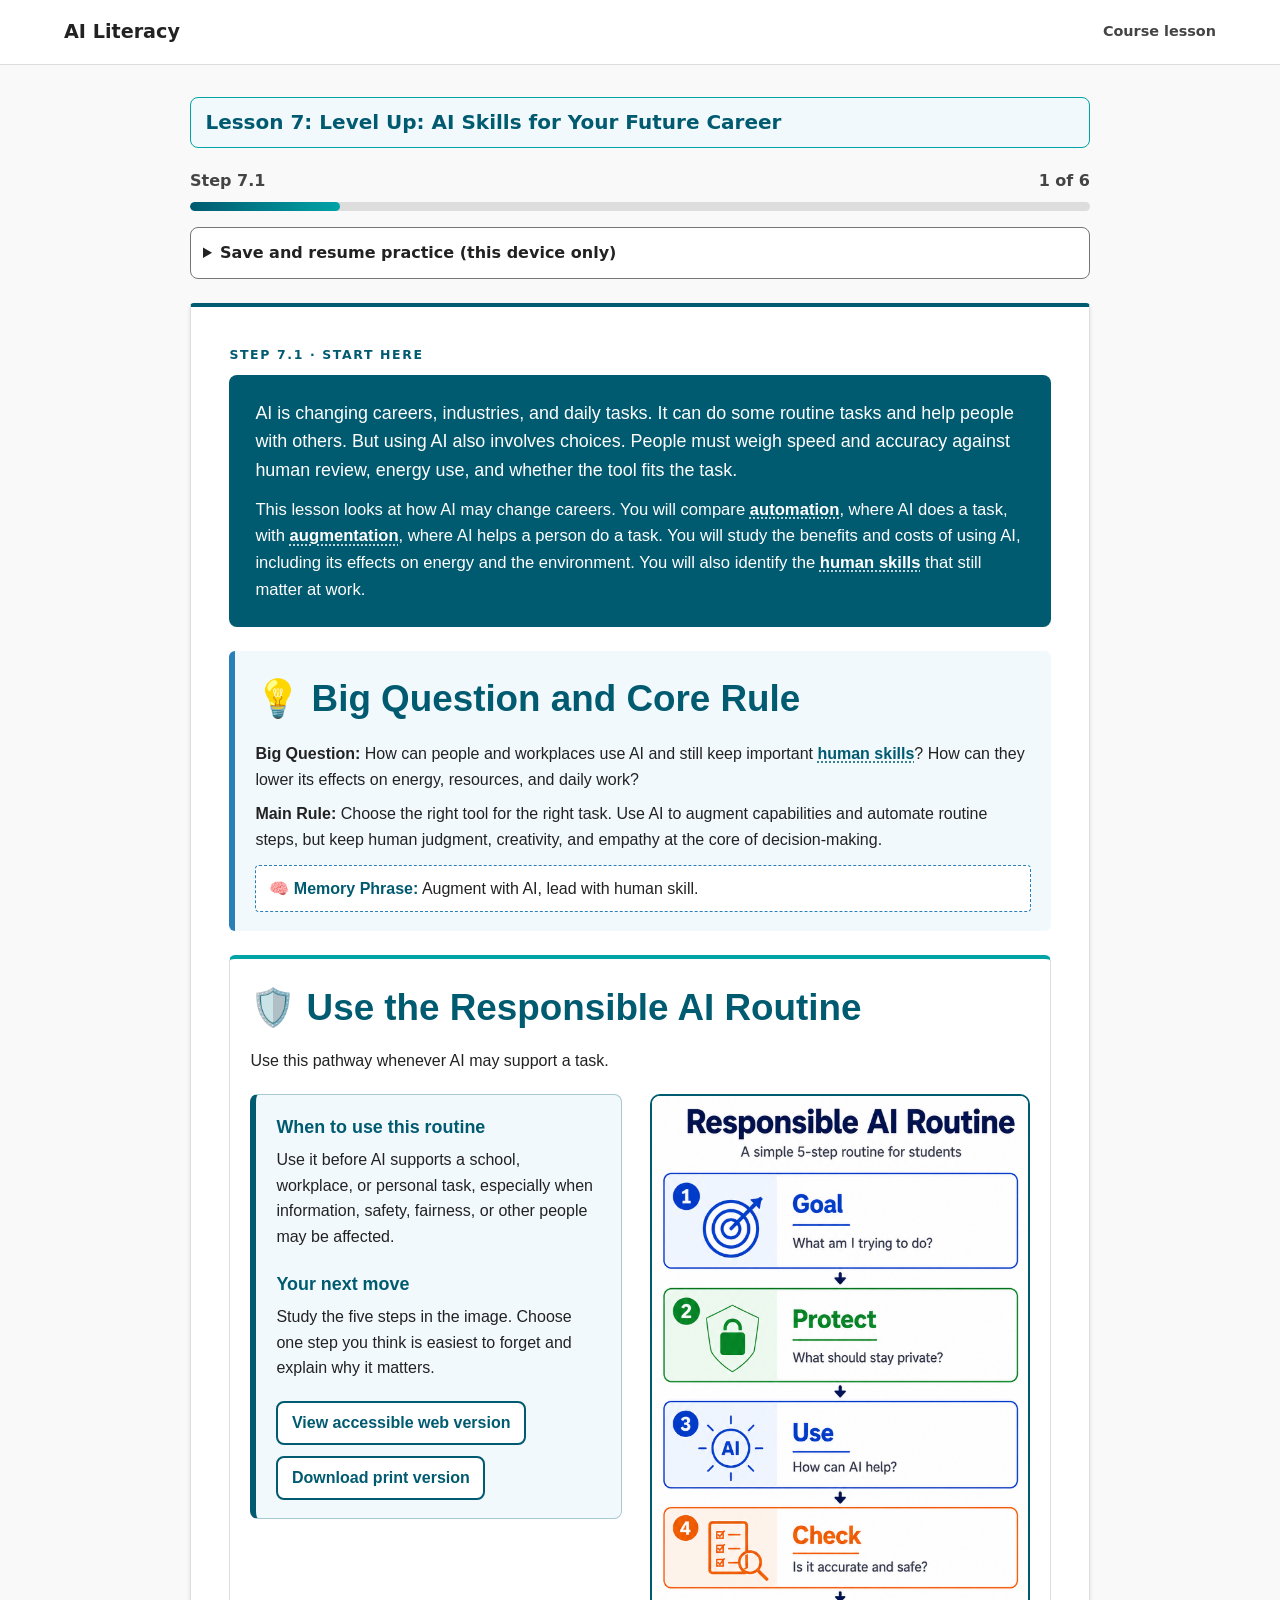
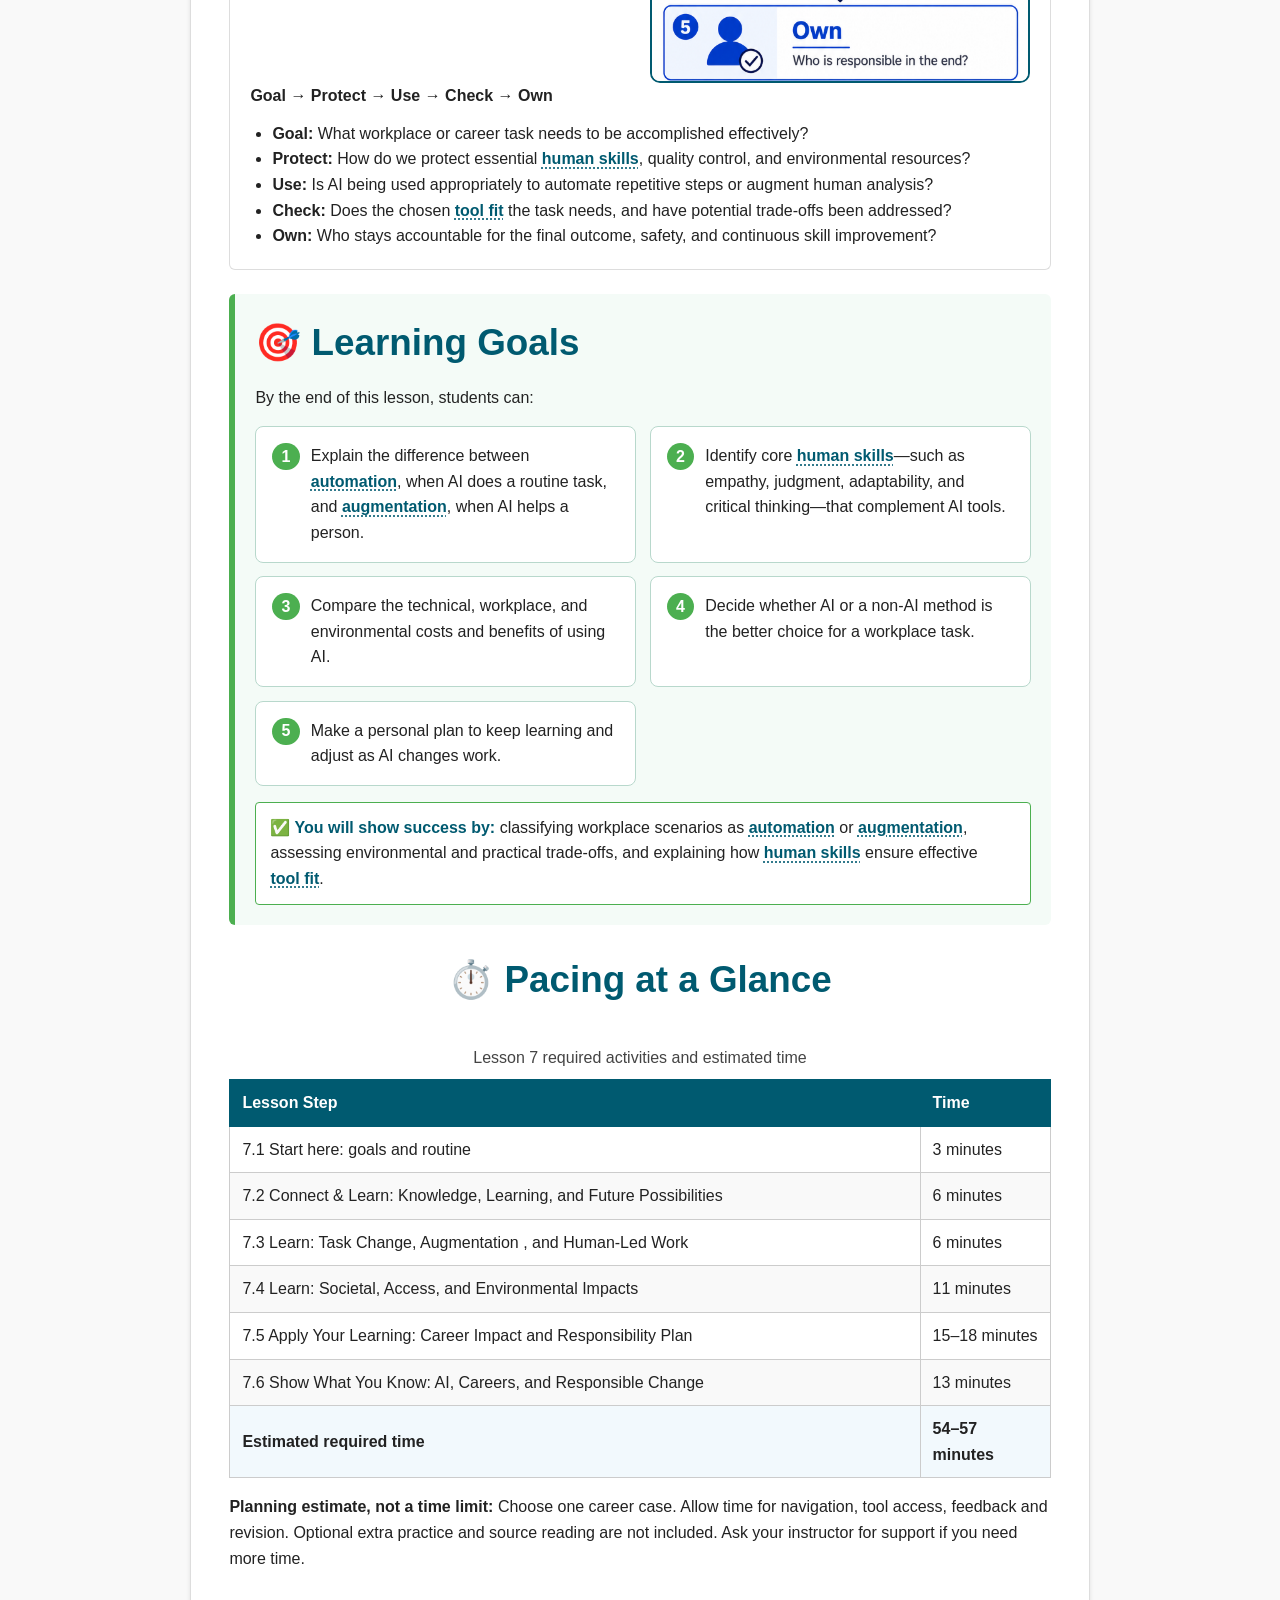
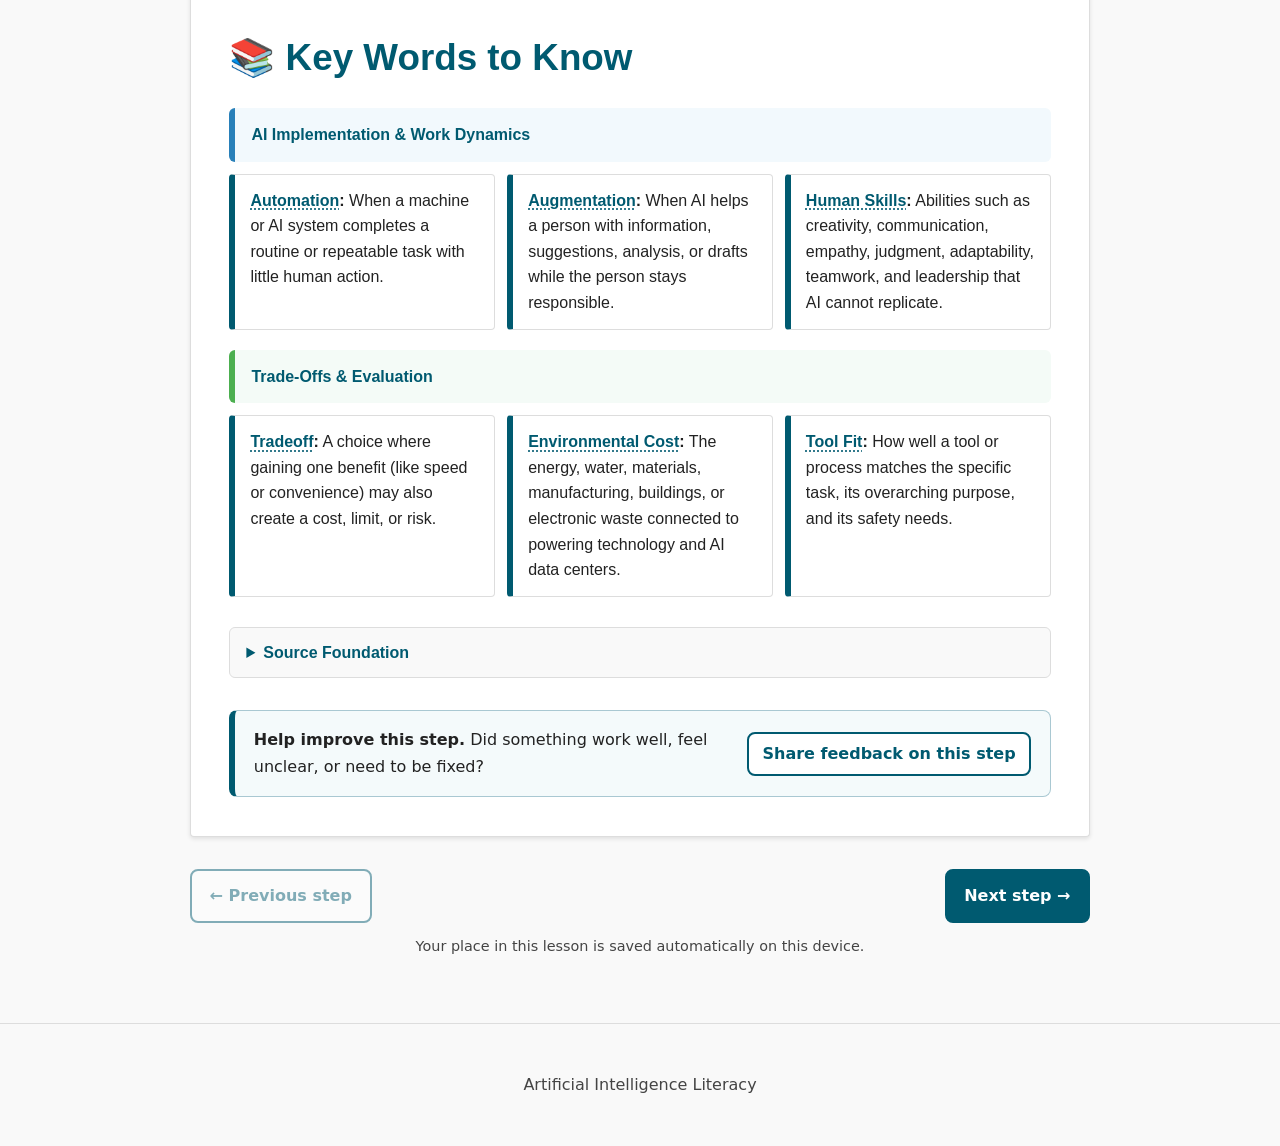
<file: lessons/lesson-7.html>
<!doctype html>
<html lang="en"><head><meta charset="utf-8"><meta name="viewport" content="width=device-width,initial-scale=1">
<title>Lesson 7: Level Up: AI Skills for Your Future Career | AI Literacy</title><link rel="stylesheet" href="../assets/styles.css?v=20260814-link-contrast"><link rel="preload" as="image" href="../assets/media/Responsible_AI_Routine_Web_Mobile_1200px.png" fetchpriority="low"><link rel="preload" as="image" href="../assets/media/AI_Task_Change_Continuum_1600x900.png" fetchpriority="low"><link rel="preload" as="image" href="../assets/media/Career_Task_AI_Role_1600x1000.png" fetchpriority="low"><link rel="preload" as="image" href="../assets/media/Career_Impact_Balance_Map_1600x1200.png" fetchpriority="low"></head>
<body data-lesson="7"><a class="skip-link" href="#main">Skip to lesson content</a>
<header class="site-header classroom-header"><span class="brand">AI Literacy</span><span class="classroom-label">Course lesson</span></header>
<main id="main"><div class="lesson-hero"><h1 class="lesson-identity">Lesson 7: Level Up: AI Skills for Your Future Career</h1>
<div class="step-progress" aria-label="Lesson progress"><div class="progress-text"><span id="step-status">Step 7.1</span><span id="step-count">1 of 6</span></div><div class="progress" role="progressbar" aria-labelledby="step-status" aria-valuemin="1" aria-valuemax="6" aria-valuenow="1" aria-valuetext="Step 1 of 6"><span style="width:16.67%"></span></div></div></div>
<div class="stepper" data-total-steps="6"><section class="lesson-step overview" id="step-7-1" data-step-label="7.1"><p class="eyebrow">Step 7.1 · Start here</p>
<div style="font-family: -apple-system, BlinkMacSystemFont, 'Segoe UI', Roboto, Helvetica, Arial, sans-serif; line-height: 1.6; color: #222222; max-width: 100%;">
<div style="background-color: #005a70; color: #ffffff; padding: 24px 26px; border-radius: 8px; margin-bottom: 24px;">
<p style="margin: 0 0 12px 0; color: #ffffff; font-size: 1.12em;">AI is changing careers, industries, and daily tasks. It can do some routine tasks and help people with others. But using AI also involves choices. People must weigh speed and accuracy against human review, energy use, and whether the tool fits the task.</p>
<p style="margin: 0; color: #ffffff; font-size: 1.04em;">This lesson looks at how AI may change careers. You will compare <button class="vocab-link" type="button" data-term="automation" data-definition="When a machine or AI system completes a routine or repeatable task with little human action.">automation</button>, where AI does a task, with <button class="vocab-link" type="button" data-term="augmentation" data-definition="When AI helps a person with information, suggestions, analysis, or drafts while the person stays responsible.">augmentation</button>, where AI helps a person do a task. You will study the benefits and costs of using AI, including its effects on energy and the environment. You will also identify the <button class="vocab-link" type="button" data-term="human skills" data-definition="Abilities such as creativity, communication, empathy, judgment, adaptability, teamwork, and leadership that AI cannot replicate.">human skills</button> that still matter at work.</p>
</div>

<div style="background-color: #f2f9fd; border-left: 6px solid #2980B9; padding: 19px 20px; border-radius: 6px; margin-bottom: 24px;">
<h2 style="color: #005a70; margin: 0 0 12px 0; font-size: 1.3em;">💡 Big Question and Core Rule</h2>
<p style="margin: 0 0 9px 0;"><strong>Big Question:</strong> How can people and workplaces use AI and still keep important <button class="vocab-link" type="button" data-term="human skills" data-definition="Abilities such as creativity, communication, empathy, judgment, adaptability, teamwork, and leadership that AI cannot replicate.">human skills</button>? How can they lower its effects on energy, resources, and daily work?</p>
<p style="margin: 0 0 12px 0;"><strong>Main Rule:</strong> Choose the right tool for the right task. Use AI to augment capabilities and automate routine steps, but keep human judgment, creativity, and empathy at the core of decision-making.</p>
<div style="background-color: #ffffff; border-radius: 4px; padding: 10px 13px; border: 1px dashed #2980b9;"><strong style="color: #005a70;">🧠 Memory Phrase:</strong> Augment with AI, lead with human skill.</div>
</div>

<div style="border-width: 4px 1px 1px; border-style: solid; border-color: #00a3a6 #dddddd #dddddd; padding: 20px; border-radius: 6px; margin-bottom: 24px; background-color: #ffffff;">
<h2 style="color: #005a70; margin: 0 0 10px 0; font-size: 1.3em;">🛡️ Use the Responsible AI Routine</h2>
<p style="margin: 0 0 12px 0;">Use this pathway whenever AI may support a task.</p>

<div class="routine-overview-grid"><div class="routine-overview-guidance"><h3>When to use this routine</h3><p>Use it before AI supports a school, workplace, or personal task, especially when information, safety, fairness, or other people may be affected.</p><h3>Your next move</h3><p>Study the five steps in the image. Choose one step you think is easiest to forget and explain why it matters.</p><div class="routine-resource-buttons"><a href="https://drive.google.com/file/d/1ZU5oKUOuZtzy2pleGarrKHy60p8J_RS2/view?usp=drivesdk" target="_blank" rel="noopener">View accessible web version</a><a href="https://drive.google.com/file/d/1P82VigGCzn5qVHIDCmn2E0EmWflxOZiR/view?usp=drivesdk" target="_blank" rel="noopener">Download print version</a></div></div><div class="routine-intro-visual"><button class="image-zoom" type="button" aria-label="Enlarge image: Responsible AI Routine: 1 Goal—What am I trying to do? 2 Protect—What should stay private? 3 Use—How can AI help? 4 Chec"><img style="width: 100%; max-width: 1400px; height: auto; display: block; margin: 0 auto; border-radius: 6px;" src="../assets/media/Responsible_AI_Routine_Web_Mobile_1200px.png" alt="Responsible AI Routine: 1 Goal—What am I trying to do? 2 Protect—What should stay private? 3 Use—How can AI help? 4 Check—Is it accurate and safe? 5 Own—Who is responsible in the end?" loading="eager" decoding="async"></button></div></div>
<p style="margin: 0 0 12px 0;"><strong>Goal → Protect → Use → Check → Own</strong></p>
<ul style="margin: 0 0 0 0; padding-left: 22px;">
<li><strong>Goal:</strong> What workplace or career task needs to be accomplished effectively?</li>
<li><strong>Protect:</strong> How do we protect essential <button class="vocab-link" type="button" data-term="human skills" data-definition="Abilities such as creativity, communication, empathy, judgment, adaptability, teamwork, and leadership that AI cannot replicate.">human skills</button>, quality control, and environmental resources?</li>
<li><strong>Use:</strong> Is AI being used appropriately to automate repetitive steps or augment human analysis?</li>
<li><strong>Check:</strong> Does the chosen <button class="vocab-link" type="button" data-term="tool fit" data-definition="How well a tool or process matches the specific task, its overarching purpose, and its safety needs.">tool fit</button> the task needs, and have potential trade-offs been addressed?</li>
<li><strong>Own:</strong> Who stays accountable for the final outcome, safety, and continuous skill improvement?</li>
</ul>
</div>

<div style="background-color: #f4fbf7; border-left: 6px solid #4CAF50; padding: 20px; border-radius: 6px; margin-bottom: 24px;">
<h2 class="objectives-heading" style="color: #005a70; margin: 0 0 12px 0; font-size: 1.3em;">🎯 Learning Goals</h2>
<p style="margin: 0 0 9px 0;">By the end of this lesson, students can:</p>
<ul class="objective-cards" style="margin: 0 0 15px 0; padding-left: 22px;">
<li>Explain the difference between <button class="vocab-link" type="button" data-term="automation" data-definition="When a machine or AI system completes a routine or repeatable task with little human action.">automation</button>, when AI does a routine task, and <button class="vocab-link" type="button" data-term="augmentation" data-definition="When AI helps a person with information, suggestions, analysis, or drafts while the person stays responsible.">augmentation</button>, when AI helps a person.</li>
<li>Identify core <button class="vocab-link" type="button" data-term="human skills" data-definition="Abilities such as creativity, communication, empathy, judgment, adaptability, teamwork, and leadership that AI cannot replicate.">human skills</button>—such as empathy, judgment, adaptability, and critical thinking—that complement AI tools.</li>
<li>Compare the technical, workplace, and environmental costs and benefits of using AI.</li>
<li>Decide whether AI or a non-AI method is the better choice for a workplace task.</li>
<li>Make a personal plan to keep learning and adjust as AI changes work.</li>
</ul>
<div style="background-color: #ffffff; padding: 12px 14px; border-radius: 4px; border: 1px solid #4caf50;"><strong style="color: #005a70;">✅ You will show success by:</strong> classifying workplace scenarios as <button class="vocab-link" type="button" data-term="automation" data-definition="When a machine or AI system completes a routine or repeatable task with little human action.">automation</button> or <button class="vocab-link" type="button" data-term="augmentation" data-definition="When AI helps a person with information, suggestions, analysis, or drafts while the person stays responsible.">augmentation</button>, assessing environmental and practical trade-offs, and explaining how <button class="vocab-link" type="button" data-term="human skills" data-definition="Abilities such as creativity, communication, empathy, judgment, adaptability, teamwork, and leadership that AI cannot replicate.">human skills</button> ensure effective <button class="vocab-link" type="button" data-term="tool fit" data-definition="How well a tool or process matches the specific task, its overarching purpose, and its safety needs.">tool fit</button>.</div>
</div>

<h2 class="pacing-heading" style="color: #005a70; border-bottom: 2px solid #00A3A6; padding-bottom: 6px; margin: 26px 0 14px 0; font-size: 1.35em;">⏱️ Pacing at a Glance</h2>
<div style="overflow-x: auto; margin-bottom: 24px;">
<div class="table-scroll" role="region" aria-label="Lesson 7 required activities and estimated time" tabindex="0"><table style="width: 100%; border-collapse: collapse; min-width: 520px;"><caption style="text-align: left; margin-bottom: 8px; color: #444444;">Lesson 7 required activities and estimated time</caption>
<thead>
<tr style="background-color: #005a70; color: #ffffff;">
<th style="padding: 10px 12px; text-align: left; border: 1px solid #005a70;" scope="col">Lesson Step</th>
<th style="padding: 10px 12px; text-align: left; width: 130px; border: 1px solid #005a70;" scope="col">Time</th>
</tr>
</thead>
<tbody>
<tr style="background:#fff"><td style="padding:10px 12px;border:1px solid #ccc">7.1 Start here: goals and routine</td><td style="padding:10px 12px;border:1px solid #ccc">3 minutes</td></tr>
<tr style="background:#f9f9f9"><td style="padding:10px 12px;border:1px solid #ccc">7.2 Connect &amp; Learn: Knowledge, Learning, and Future Possibilities</td><td style="padding:10px 12px;border:1px solid #ccc">6 minutes</td></tr>
<tr style="background:#fff"><td style="padding:10px 12px;border:1px solid #ccc">7.3 Learn: Task Change, Augmentation , and Human-Led Work</td><td style="padding:10px 12px;border:1px solid #ccc">6 minutes</td></tr>
<tr style="background:#f9f9f9"><td style="padding:10px 12px;border:1px solid #ccc">7.4 Learn: Societal, Access, and Environmental Impacts</td><td style="padding:10px 12px;border:1px solid #ccc">11 minutes</td></tr>
<tr style="background:#fff"><td style="padding:10px 12px;border:1px solid #ccc">7.5 Apply Your Learning: Career Impact and Responsibility Plan</td><td style="padding:10px 12px;border:1px solid #ccc">15–18 minutes</td></tr>
<tr style="background:#f9f9f9"><td style="padding:10px 12px;border:1px solid #ccc">7.6 Show What You Know: AI, Careers, and Responsible Change</td><td style="padding:10px 12px;border:1px solid #ccc">13 minutes</td></tr><tr style="background:#f2f9fd"><td style="padding:10px 12px;border:1px solid #ccc"><strong>Estimated required time</strong></td><td style="padding:10px 12px;border:1px solid #ccc"><strong>54–57 minutes</strong></td></tr>
</tbody>
</table><p class="pacing-note"><strong>Planning estimate, not a time limit:</strong> Choose one career case. Allow time for navigation, tool access, feedback and revision. Optional extra practice and source reading are not included. Ask your instructor for support if you need more time.</p></div>
</div>

<h2 style="color: #005a70; border-bottom: 2px solid #00A3A6; padding-bottom: 6px; margin: 26px 0 14px 0; font-size: 1.35em;">📚 Key Words to Know</h2>
<div style="background-color: #f2f9fd; border-left: 6px solid #2980B9; padding: 14px 16px; border-radius: 6px; margin: 0 0 12px 0;"><strong style="color: #005a70;">AI Implementation & Work Dynamics</strong></div>
<div style="display: flex; flex-wrap: wrap; gap: 12px; margin-bottom: 20px;">
<div style="flex: 1 1 250px; border-width: 1px 1px 1px 6px; border-style: solid; border-color: #dddddd #dddddd #dddddd #005a70; padding: 13px 15px; border-radius: 4px;"><strong><button class="vocab-link" type="button" data-term="Automation" data-definition="When a machine or AI system completes a routine or repeatable task with little human action.">Automation</button>:</strong> When a machine or AI system completes a routine or repeatable task with little human action.</div>
<div style="flex: 1 1 250px; border-width: 1px 1px 1px 6px; border-style: solid; border-color: #dddddd #dddddd #dddddd #005a70; padding: 13px 15px; border-radius: 4px;"><strong><button class="vocab-link" type="button" data-term="Augmentation" data-definition="When AI helps a person with information, suggestions, analysis, or drafts while the person stays responsible.">Augmentation</button>:</strong> When AI helps a person with information, suggestions, analysis, or drafts while the person stays responsible.</div>
<div style="flex: 1 1 250px; border-width: 1px 1px 1px 6px; border-style: solid; border-color: #dddddd #dddddd #dddddd #005a70; padding: 13px 15px; border-radius: 4px;"><strong><button class="vocab-link" type="button" data-term="Human Skills" data-definition="Abilities such as creativity, communication, empathy, judgment, adaptability, teamwork, and leadership that AI cannot replicate.">Human Skills</button>:</strong> Abilities such as creativity, communication, empathy, judgment, adaptability, teamwork, and leadership that AI cannot replicate.</div>
</div>
<div style="background-color: #f4fbf7; border-left: 6px solid #4CAF50; padding: 14px 16px; border-radius: 6px; margin: 0 0 12px 0;"><strong style="color: #005a70;">Trade-Offs & Evaluation</strong></div>
<div style="display: flex; flex-wrap: wrap; gap: 12px; margin-bottom: 22px;">
<div style="flex: 1 1 250px; border-width: 1px 1px 1px 6px; border-style: solid; border-color: #dddddd #dddddd #dddddd #005a70; padding: 13px 15px; border-radius: 4px;"><strong><button class="vocab-link" type="button" data-term="Tradeoff" data-definition="A choice where gaining one benefit (like speed or convenience) may also create a cost, limit, or risk.">Tradeoff</button>:</strong> A choice where gaining one benefit (like speed or convenience) may also create a cost, limit, or risk.</div>
<div style="flex: 1 1 250px; border-width: 1px 1px 1px 6px; border-style: solid; border-color: #dddddd #dddddd #dddddd #005a70; padding: 13px 15px; border-radius: 4px;"><strong><button class="vocab-link" type="button" data-term="Environmental Cost" data-definition="The energy, water, materials, manufacturing, buildings, or electronic waste connected to powering technology and AI data centers.">Environmental Cost</button>:</strong> The energy, water, materials, manufacturing, buildings, or electronic waste connected to powering technology and AI data centers.</div>
<div style="flex: 1 1 250px; border-width: 1px 1px 1px 6px; border-style: solid; border-color: #dddddd #dddddd #dddddd #005a70; padding: 13px 15px; border-radius: 4px;"><strong><button class="vocab-link" type="button" data-term="Tool Fit" data-definition="How well a tool or process matches the specific task, its overarching purpose, and its safety needs.">Tool Fit</button>:</strong> How well a tool or process matches the specific task, its overarching purpose, and its safety needs.</div>
</div>

<div style="margin-top: 30px; margin-bottom: 20px;"><details class="source-foundation" style="background-color: #f9f9f9; border: 1px solid #dddddd; border-radius: 6px; padding: 12px 16px; cursor: pointer;">
<summary>Source Foundation</summary>
<div style="margin-top: 12px; padding-top: 12px; border-top: 1px solid #e5e5e5; font-size: 0.95em; color: #333333;">


<ul style="margin: 0; padding-left: 20px; line-height: 1.5;">
<li style="margin-bottom: 6px;"><a style="color: #005a70; text-decoration: underline;" href="https://michiganvirtual.org/ai/literacy" target="_blank">Michigan Virtual AI Literacy Resources</a></li>
<li style="margin-bottom: 6px;"><a style="color: #005a70; text-decoration: underline;" href="https://www.michigan.gov/mde/services/academic-standards/educational-technology/artificial-intelligence" target="_blank">Michigan K–12 AI Learning Alignment Framework</a></li>
<li><a style="color: #005a70; text-decoration: underline;" href="https://www.weforum.org/reports/the-future-of-jobs-report-2023/" target="_blank">World Economic Forum Future of Jobs Report</a></li>
</ul>
</div>
</details></div>
</div>
<aside class="lesson-feedback" aria-label="Feedback for this lesson step"><p><strong>Help improve this step.</strong> Did something work well, feel unclear, or need to be fixed?</p><a class="lesson-feedback-link" href="https://docs.google.com/forms/d/e/1FAIpQLSdSzdOE6ONsmktbDhx8tdDnaN6dhNoUTnA3qFYDOVGzdjkrqA/viewform?usp=pp_url&amp;entry.1955824508=Lesson+7%2C+Step+7.1%3A+%F0%9F%92%A1+Big+Question+and+Core+Rule" target="_blank" rel="noopener">Share feedback on this step <span class="sr-only">(opens feedback form in a new tab)</span></a></aside></section><section class="lesson-step" id="step-7-2" data-step-label="7.2" hidden><p class="eyebrow">Step 7.2 · Learn and check</p><h2>Connect &amp; Learn: Knowledge, Learning, and Future Possibilities</h2><div style="line-height: 1.6; color: #222222;">
<div style="background-color: #005a70; color: #ffffff; padding: 22px 25px; border-radius: 6px; margin-bottom: 25px;">
<p style="margin: 6px 0 0 0; color: #ffffff; font-style: italic;">Estimated time: 6 minutes</p>
</div>
<div style="border: 1px solid #00A3A6; border-left: 8px solid #005A70; padding: 14px 16px; margin-bottom: 20px; border-radius: 4px; background-color: #f9f9f9;"><strong style="color: #005a70;">Responsible AI Routine:</strong> <span> Goal → Protect → Use → Check → Own</span></div>
<div style="border: 2px solid #2980B9; background-color: #f2f9fd; padding: 14px 16px; border-radius: 8px; margin: 16px 0;">
<p style="margin: 0; color: #222222;"><strong style="color: #005a70;">▶️ Your next move:</strong> Watch for one reason your own knowledge still matters when you use AI.</p>
</div>
<div style="position: relative; padding-bottom: 56.25%; height: 0; overflow: hidden; max-width: 100%; border-radius: 6px; border: 1px solid #dddddd; background-color: #000000; margin: 12px 0 8px 0;"><iframe style="position: absolute; width: 100%; height: 100%; border: 0;" title="AI Literacy: AI and the Future of Education" src="https://www.youtube-nocookie.com/embed/g_FeQh9oYuY?cc_load_policy=1" allowfullscreen="allowfullscreen" allow="accelerometer; autoplay; clipboard-write; encrypted-media; gyroscope; picture-in-picture; web-share"></iframe></div>
<div class="video-access"><a href="https://docs.google.com/document/d/1hq8UFnfWuMZtSVEkWkJai1CZb02qJUwIo9FT0N4BNUQ/edit" target="_blank" rel="noopener">English transcript</a> | <a href="https://www.youtube.com/watch?v=eq90NsLxP0A" target="_blank" rel="noopener">Watch in Spanish</a> | <a href="https://www.youtube.com/watch?v=EcZ6rFFw3pw" target="_blank" rel="noopener">Watch in Arabic</a></div>
<div style="border: 2px solid #2980B9; background-color: #f2f9fd; padding: 14px 16px; border-radius: 8px; margin: 16px 0;">
<p style="margin: 0; color: #222222;"><strong style="color: #005a70;">📖 Your next move:</strong> Continue with the short reading and examples below.</p>
</div>
<p style="line-height: 1.6; margin: 0 0 12px 0;">While you watch, find three things. Why does your own knowledge matter? How might AI help you learn? What rule would make that use safer?</p>
<p style="line-height: 1.6; margin: 0 0 12px 0;">AI can act like a tutor. It can change an explanation or practice activity based on what a learner needs. It can also make examples, simulations, or language practice. These tools may help, but they do not help every student in the same way. Their value depends on the learning goal, the quality of the answer, fair access, privacy, and support from a teacher or other adult.</p>
<p style="line-height: 1.6; margin: 0 0 12px 0;">Your own knowledge still matters. It helps you ask better questions, spot missing details, and compare an AI answer with trusted evidence. Critical thinking helps you decide whether to use, fix, combine, or reject an AI answer.</p>
<p style="line-height: 1.6; margin: 0 0 12px 0;">The video says AI may make personal knowledge more important. Think about that claim. What evidence supports it? When could too much trust in AI, poor answers, limited access, or weak support reduce the benefit?</p>
<details class="source-foundation" style="border: 1px solid #cccccc; border-radius: 6px; padding: 12px 16px; margin: 20px 0; background-color: #fcfcfc;">
<summary>Source Foundation</summary>
<div style="margin-top: 12px;"><ul class="source-list">
<li class="source-item"><a href="https://www.youtube.com/watch?v=g_FeQh9oYuY" target="_blank" rel="noopener">Michigan Virtual, “AI and the Future of Education.”</a></li>
<li class="source-item"><a href="https://www.unesco.org/en/articles/guidance-generative-ai-education-and-research" target="_blank" rel="noopener">UNESCO, Guidance for Generative AI in Education and Research</a></li>
<li class="source-item"><a href="https://www.unesco.org/en/digital-education" target="_blank" rel="noopener">UNESCO, AI and Technologies in Education</a></li></ul>
</div>
</details>


<p style="margin-top: 24px; color: #444444; font-style: italic;">Last Updated: August 4, 2026</p>
</div><div class="check-next-move" style="border: 2px solid #2980B9; background-color: #F2F9FD; padding: 14px 16px; border-radius: 8px; margin: 18px 0 12px 0;"><p style="margin: 0; color: #222222;"><strong style="color: #005A70;">✅ Your next move:</strong> Complete the checks for understanding below. Use the feedback to review your answer before continuing.</p></div><div class="question-set"><article class="question" data-question-id="7.2.1" data-question-type="multiple_answers_question" data-correct="[&quot;A&quot;, &quot;D&quot;]" data-feedback-correct="Knowledge helps people ask useful questions and judge an AI response." data-feedback-incorrect="Knowledge supports human thinking, but it does not guarantee accuracy or remove the need to check context."><h3>Check 1</h3><p>How does personal knowledge help someone use AI responsibly? Choose all correct answers.</p><div class="choices"><label><input type="checkbox" name="7.2.1" value="A"> <span>It helps the person ask useful questions.</span></label><label><input type="checkbox" name="7.2.1" value="B"> <span>It makes every AI response accurate.</span></label><label><input type="checkbox" name="7.2.1" value="C"> <span>It removes the need to check missing context.</span></label><label><input type="checkbox" name="7.2.1" value="D"> <span>It helps the person evaluate the response.</span></label></div><button class="check-answer" type="button">Check answer</button><div class="feedback" role="status" hidden><p>Knowledge helps people ask useful questions and judge an AI response.</p></div></article><article class="question" data-question-id="7.2.2" data-question-type="multiple_choice_question" data-correct="[&quot;B&quot;]" data-feedback-correct="A learning tool’s value depends on its purpose, protections, quality, access, and human guidance." data-feedback-incorrect="Availability alone does not show that a tool is useful, safe, or equitable."><h3>Check 2</h3><p>Which statement best describes an AI-supported learning tool?</p><div class="choices"><label><input type="radio" name="7.2.2" value="A"> <span>Its availability means it should be used for every learning task.</span></label><label><input type="radio" name="7.2.2" value="B"> <span>Its value depends on goals, access, privacy, quality, and guidance.</span></label><label><input type="radio" name="7.2.2" value="C"> <span>Its responses remove the need for students to learn the subject.</span></label><label><input type="radio" name="7.2.2" value="D"> <span>Its design guarantees the same benefits for every student.</span></label></div><button class="check-answer" type="button">Check answer</button><div class="feedback" role="status" hidden><p>A learning tool’s value depends on its purpose, protections, quality, access, and human guidance.</p></div></article><article class="question" data-question-id="7.2.3" data-question-type="multiple_choice_question" data-correct="[&quot;B&quot;]" data-feedback-correct="The student should identify the conflict, check current evidence, and change any unsupported claim." data-feedback-incorrect="Clear wording is not proof. Identify the exact conflict and follow the strongest current evidence."><h3>Check 3</h3><p>An AI explanation conflicts with a trusted source. What should the student do?</p><div class="choices"><label><input type="radio" name="7.2.3" value="A"> <span>Use the newer source without identifying the exact conflict.</span></label><label><input type="radio" name="7.2.3" value="B"> <span>Name the conflict, check evidence, and revise unsupported claims.</span></label><label><input type="radio" name="7.2.3" value="C"> <span>Ask the AI for a clearer explanation, then use the revised answer.</span></label><label><input type="radio" name="7.2.3" value="D"> <span>Keep both versions and leave the conflict unresolved without checking.</span></label></div><button class="check-answer" type="button">Check answer</button><div class="feedback" role="status" hidden><p>The student should identify the conflict, check current evidence, and change any unsupported claim.</p></div></article></div><aside class="lesson-feedback" aria-label="Feedback for this lesson step"><p><strong>Help improve this step.</strong> Did something work well, feel unclear, or need to be fixed?</p><a class="lesson-feedback-link" href="https://docs.google.com/forms/d/e/1FAIpQLSdSzdOE6ONsmktbDhx8tdDnaN6dhNoUTnA3qFYDOVGzdjkrqA/viewform?usp=pp_url&amp;entry.1955824508=Lesson+7%2C+Step+7.2%3A+Connect+%26+Learn%3A+Knowledge%2C+Learning%2C+and+Future+Possibilities" target="_blank" rel="noopener">Share feedback on this step <span class="sr-only">(opens feedback form in a new tab)</span></a></aside></section><section class="lesson-step" id="step-7-3" data-step-label="7.3" hidden><p class="eyebrow">Step 7.3 · Learn and check</p><h2>Learn: Task Change, <button class="vocab-link" type="button" data-term="Augmentation" data-definition="When AI helps a person with information, suggestions, analysis, or drafts while the person stays responsible.">Augmentation</button>, and Human-Led Work</h2><div style="line-height: 1.6; color: #222222;">
<div style="background-color: #005a70; color: #ffffff; padding: 22px 25px; border-radius: 6px; margin-bottom: 25px;">
<p style="margin: 0; color: #ffffff; line-height: 1.5;"><strong>Learn: Task Change, <button class="vocab-link" type="button" data-term="Augmentation" data-definition="When AI helps a person with information, suggestions, analysis, or drafts while the person stays responsible.">Augmentation</button>, and Human-Led Work (6 minutes)</strong></p>
<p style="margin: 6px 0 0 0; color: #ffffff; font-style: italic;">Estimated time: 6 minutes</p>
</div>
<div style="border: 1px solid #00A3A6; border-left: 8px solid #005A70; padding: 14px 16px; margin-bottom: 20px; border-radius: 4px; background-color: #f9f9f9;"><strong style="color: #005a70;">Responsible AI Routine:</strong> <span> Goal → Protect → Use → Check → Own</span></div>
<div style="border: 2px solid #2980B9; background-color: #f2f9fd; padding: 14px 16px; border-radius: 8px; margin: 16px 0;">
<p style="margin: 0; color: #222222;"><strong style="color: #005a70;">▶️ Your next move:</strong> Watch for one human skill that may become more valuable as AI changes work.</p>
</div>
<div style="position: relative; padding-bottom: 56.25%; height: 0; overflow: hidden; max-width: 100%; border-radius: 6px; border: 1px solid #dddddd; background-color: #000000; margin: 12px 0 8px 0;"><iframe style="position: absolute; width: 100%; height: 100%; border: 0;" title="AI Literacy: AI and the Future of Work" src="https://www.youtube-nocookie.com/embed/kgeLvlCCFRo?cc_load_policy=1" allowfullscreen="allowfullscreen" allow="accelerometer; autoplay; clipboard-write; encrypted-media; gyroscope; picture-in-picture; web-share"></iframe></div>
<div class="video-access"><a href="https://docs.google.com/document/d/1H31vA93t08toKWsn9VXpbLSu8dJcx3CIwjAb3Myotzg/edit" target="_blank" rel="noopener">English transcript</a> | <a href="https://www.youtube.com/watch?v=QAUB-lN47hg" target="_blank" rel="noopener">Watch in Spanish</a> | <a href="https://www.youtube.com/watch?v=TnRsNw4Gkcw" target="_blank" rel="noopener">Watch in Arabic</a></div>
<div style="border: 2px solid #2980B9; background-color: #f2f9fd; padding: 14px 16px; border-radius: 8px; margin: 16px 0;">
<p style="margin: 0; color: #222222;"><strong style="color: #005a70;">📖 Your next move:</strong> Continue with the short reading and examples below.</p>
</div>
<p style="line-height: 1.6; margin: 0 0 12px 0;">While you watch, find one task AI might do and one task it might help with. Name one duty people must still lead and one skill workers may need to build.</p>
<p style="line-height: 1.6; margin: 0 0 12px 0;">Important context: AI will affect tasks, careers, workplaces, and regions in different ways. Many jobs may change as certain tasks change. Some workers may lose opportunities or need to move into different roles. New jobs are possible, but they are not guaranteed.</p>
<p style="line-height: 1.6; margin: 0 0 12px 0;">AI may change parts of a job without removing the whole job. It can help with simple tasks such as sorting facts, making a schedule, finding patterns, or writing a first draft. People may then spend more time solving hard problems. They may also work with customers or patients, make safety choices, lead teams, and do hands-on work.</p>
<p style="line-height: 1.6; margin: 0 0 12px 0;">Some careers may grow, shrink, or change. New jobs may appear for people who train, test, fix, review, secure, or manage AI systems. These changes are possible, but they are not certain. Students can prepare by building job skills, communication, good judgment, flexibility, and a habit of learning new things.</p>
<details class="source-foundation" style="border: 1px solid #cccccc; border-radius: 6px; padding: 12px 16px; margin: 20px 0; background-color: #fcfcfc;">
<summary>Source Foundation</summary>
<div style="margin-top: 12px;"><ul class="source-list">
<li class="source-item"><a href="https://www.youtube.com/watch?v=kgeLvlCCFRo" target="_blank" rel="noopener">Michigan Virtual, “AI and the Future of Work.”</a></li>
<li class="source-item"><a href="https://doi.org/10.54394/QFBQ1907" target="_blank" rel="noopener">International Labour Organization, Generative AI and Jobs: A 2025 Update</a></li>
<li class="source-item"><a href="https://doi.org/10.6028/NIST.AI.100-1" target="_blank" rel="noopener">NIST AI Risk Management Framework 1.0</a></li></ul>
</div>
</details>


<p style="margin-top: 24px; color: #444444; font-style: italic;">Last Updated: August 4, 2026</p>
</div><figure class="instructional-figure"><button class="image-zoom" type="button" aria-label="Enlarge image: AI task change continuum from an automated step, where AI handles a narrow repeated action, to augmented work, where AI "><img src="../assets/media/AI_Task_Change_Continuum_1600x900.png" alt="AI task change continuum from an automated step, where AI handles a narrow repeated action, to augmented work, where AI supports a person, to a human-led decision, where a trained person reviews evidence, context, and consequences." loading="eager" decoding="async"></button><figcaption>Use the continuum to decide how much human judgment and review a task needs. Select the image to enlarge it.</figcaption></figure><figure class="instructional-figure"><button class="image-zoom" type="button" aria-label="Enlarge image: Fictional maintenance-request comparison. Before AI support, people sort requests, draft summaries, review evidence, and"><img src="../assets/media/Career_Task_AI_Role_1600x1000.png" alt="Fictional maintenance-request comparison. Before AI support, people sort requests, draft summaries, review evidence, and decide. With responsible AI support, AI groups requests and drafts a summary, while a trained supervisor checks evidence and decides. People remain responsible for correcting errors, considering safety and context, and approving the final action." loading="eager" decoding="async"></button><figcaption>Compare the same task before and after AI support. Identify what became faster and what responsibility remained with trained people. Select the image to enlarge it.</figcaption></figure><div class="check-next-move" style="border: 2px solid #2980B9; background-color: #F2F9FD; padding: 14px 16px; border-radius: 8px; margin: 18px 0 12px 0;"><p style="margin: 0; color: #222222;"><strong style="color: #005A70;">✅ Your next move:</strong> Complete the checks for understanding below. Use the feedback to review your answer before continuing.</p></div><div class="question-set"><article class="question" data-question-id="7.3.1" data-question-type="categorization_question" data-correct="{&quot;7.3.1-row-1&quot;: &quot;category-1&quot;, &quot;7.3.1-row-2&quot;: &quot;category-1&quot;, &quot;7.3.1-row-3&quot;: &quot;category-1&quot;, &quot;7.3.1-row-4&quot;: &quot;category-2&quot;, &quot;7.3.1-row-5&quot;: &quot;category-2&quot;, &quot;7.3.1-row-6&quot;: &quot;category-2&quot;}" data-feedback-correct="AI can support analysis and drafting, while qualified people retain safety, communication, and approval duties." data-feedback-incorrect="Distinguish support tasks from actions requiring professional judgment, authority, explanation, or accountability."><h3>Check 1</h3><p>Categorize each workplace action by who should take the lead. AI may support either category, but responsibility must remain with people.</p><div class="matching-grid"><div class="matching-row"><label for="match-7.3.1-1">Create a short summary of fictional service notes for a technician to check</label><select id="match-7.3.1-1" data-response-id="7.3.1-row-1"><option value="">Choose a match</option><option value="category-1">AI may perform with review</option><option value="category-2">A qualified person must lead</option></select></div><div class="matching-row"><label for="match-7.3.1-2">Rank possible equipment faults so a technician can decide what to inspect</label><select id="match-7.3.1-2" data-response-id="7.3.1-row-2"><option value="">Choose a match</option><option value="category-1">AI may perform with review</option><option value="category-2">A qualified person must lead</option></select></div><div class="matching-row"><label for="match-7.3.1-3">Draft several schedule options for a supervisor to evaluate</label><select id="match-7.3.1-3" data-response-id="7.3.1-row-3"><option value="">Choose a match</option><option value="category-1">AI may perform with review</option><option value="category-2">A qualified person must lead</option></select></div><div class="matching-row"><label for="match-7.3.1-4">Decide whether repaired equipment is safe to return to service</label><select id="match-7.3.1-4" data-response-id="7.3.1-row-4"><option value="">Choose a match</option><option value="category-1">AI may perform with review</option><option value="category-2">A qualified person must lead</option></select></div><div class="matching-row"><label for="match-7.3.1-5">Explain and take responsibility for a decision that seriously affects a client</label><select id="match-7.3.1-5" data-response-id="7.3.1-row-5"><option value="">Choose a match</option><option value="category-1">AI may perform with review</option><option value="category-2">A qualified person must lead</option></select></div><div class="matching-row"><label for="match-7.3.1-6">Approve the use of incomplete evidence in a high-impact decision</label><select id="match-7.3.1-6" data-response-id="7.3.1-row-6"><option value="">Choose a match</option><option value="category-1">AI may perform with review</option><option value="category-2">A qualified person must lead</option></select></div></div><button class="check-answer" type="button">Check matches</button><div class="feedback" role="status" hidden><p>AI can support analysis and drafting, while qualified people retain safety, communication, and approval duties.</p></div></article><article class="question" data-question-id="7.3.2" data-question-type="multiple_choice_question" data-correct="[&quot;D&quot;]" data-feedback-correct="Augmentation means AI supports a person who still verifies evidence and remains responsible." data-feedback-incorrect="Look for AI assistance combined with human testing, judgment, and authority."><h3>Check 2</h3><p>Which example shows AI supporting a worker?</p><div class="choices"><label><input type="radio" name="7.3.2" value="A"> <span>AI approves the final repair without an inspection.</span></label><label><input type="radio" name="7.3.2" value="B"> <span>AI replaces the work process with an unchecked result.</span></label><label><input type="radio" name="7.3.2" value="C"> <span>AI records a repair without the worker’s approval.</span></label><label><input type="radio" name="7.3.2" value="D"> <span>AI lists possible causes; the worker tests and decides.</span></label></div><button class="check-answer" type="button">Check answer</button><div class="feedback" role="status" hidden><p>Augmentation means AI supports a person who still verifies evidence and remains responsible.</p></div></article><article class="question" data-question-id="7.3.3" data-question-type="multiple_answers_question" data-correct="[&quot;B&quot;, &quot;D&quot;]" data-feedback-correct="AI may change tasks, and workers may need both technical and human skills." data-feedback-incorrect="Future effects are not guaranteed or identical across careers and communities."><h3>Check 3</h3><p>Which statements best describe AI and future work? Choose all correct answers.</p><div class="choices"><label><input type="checkbox" name="7.3.3" value="A"> <span>One forecast can guarantee every future job outcome.</span></label><label><input type="checkbox" name="7.3.3" value="B"> <span>AI may change some tasks and duties within a job.</span></label><label><input type="checkbox" name="7.3.3" value="C"> <span>AI will affect every career and community the same way.</span></label><label><input type="checkbox" name="7.3.3" value="D"> <span>Workers may need both technical and human skills.</span></label></div><button class="check-answer" type="button">Check answer</button><div class="feedback" role="status" hidden><p>AI may change tasks, and workers may need both technical and human skills.</p></div></article></div><aside class="lesson-feedback" aria-label="Feedback for this lesson step"><p><strong>Help improve this step.</strong> Did something work well, feel unclear, or need to be fixed?</p><a class="lesson-feedback-link" href="https://docs.google.com/forms/d/e/1FAIpQLSdSzdOE6ONsmktbDhx8tdDnaN6dhNoUTnA3qFYDOVGzdjkrqA/viewform?usp=pp_url&amp;entry.1955824508=Lesson+7%2C+Step+7.3%3A+Learn%3A+Task+Change%2C+Augmentation%2C+and+Human-Led+Work" target="_blank" rel="noopener">Share feedback on this step <span class="sr-only">(opens feedback form in a new tab)</span></a></aside></section><section class="lesson-step" id="step-7-4" data-step-label="7.4" hidden><p class="eyebrow">Step 7.4 · Learn and check</p><h2>Learn: Societal, Access, and Environmental Impacts</h2><div class="impact-lesson">
<div class="step-intro"><p><strong>Estimated time:</strong> 11 minutes</p><p>AI can create benefits and costs at the same time. Your job is to examine the full impact before deciding whether a use is responsible.</p></div>
<div class="check-next-move"><p><strong>▶️ Your next move:</strong> Watch for one AI challenge that may affect groups of people differently.</p></div>
<div class="video-wrap"><iframe allow="accelerometer; autoplay; clipboard-write; encrypted-media; gyroscope; picture-in-picture; web-share" allowfullscreen src="https://www.youtube-nocookie.com/embed/olf-MrpLZCY?cc_load_policy=1" title="AI Literacy: AI and the Future of Society"></iframe></div>
<div class="video-access"><a href="https://docs.google.com/document/d/1q1sMcRo71j9CrwfDMbXR4ggznccjlEL_Q311GYgjfpo/edit" target="_blank" rel="noopener">English transcript</a> | <a href="https://www.youtube.com/watch?v=5uxmBz0Lcy8" target="_blank" rel="noopener">Watch in Spanish</a> | <a href="https://www.youtube.com/watch?v=G61viZr5a3U" target="_blank" rel="noopener">Watch in Arabic</a></div>
<h3>Use four impact questions</h3>
<div class="impact-grid">
<section><h4>1. Work and skills</h4><p>What time could be saved? What skills could grow, weaken, or change?</p></section>
<section><h4>2. People and fairness</h4><p>Who benefits? Who could be harmed or excluded? Who can question a result?</p></section>
<section><h4>3. Access</h4><p>Can people use the tool across devices, languages, disabilities, costs, and training levels?</p></section>
<section><h4>4. Resources and environment</h4><p>What energy, cooling water, equipment, and replacement waste may be required?</p></section>
</div>
<p class="impact-context"><strong>Important:</strong> Impact estimates change with the model, task, hardware, data center, power source, and amount of use. Use estimates for comparison, not as exact measurements.</p>
<div class="calculator-task"><h3>Try the Everyday AI Impact calculator</h3><ol><li><a href="https://geneseelearninglab.com/AIImpact.html" target="_blank" rel="noopener">Open the calculator</a>.</li><li>Choose one AI activity and record the estimate for one use.</li><li>Change the amount to 2,000 uses and compare the energy, phone-battery, and water estimates.</li><li>Name one safeguard that could reduce unnecessary use or improve access.</li></ol></div>
<div class="decision-check"><h3>Make a responsible recommendation</h3><p>State the <strong>benefit</strong>, the most important <strong>cost or risk</strong>, one <strong>safeguard</strong>, and the <strong>trained person</strong> who should review the result.</p></div>
<details class="source-foundation"><summary>Source Foundation</summary><div><ul><li><a href="https://www.youtube.com/watch?v=olf-MrpLZCY" target="_blank" rel="noopener">Michigan Virtual: AI and the Future of Society</a></li><li><a href="https://www.iea.org/reports/key-questions-on-energy-and-ai" target="_blank" rel="noopener">International Energy Agency: Key Questions on Energy and AI</a></li><li><a href="https://www.itu.int/en/ITU-D/Environment/Pages/Publications/The-Global-E-waste-Monitor-2024.aspx" target="_blank" rel="noopener">ITU: Global E-waste Monitor 2024</a></li><li><a href="https://doi.org/10.6028/NIST.AI.100-1" target="_blank" rel="noopener">NIST AI Risk Management Framework</a></li><li><a href="https://doi.org/10.54394/QFBQ1907" target="_blank" rel="noopener">International Labour Organization: Generative AI and Jobs</a></li></ul></div></details>
</div><figure class="instructional-figure"><button class="image-zoom" type="button" aria-label="Enlarge image: Full-impact map connecting a proposed AI use to Work and Skills, People and Fairness, Access, and Resources and Environm"><img src="../assets/media/Career_Impact_Balance_Map_1600x1200.png" alt="Full-impact map connecting a proposed AI use to Work and Skills, People and Fairness, Access, and Resources and Environment, followed by the question: What safeguards would improve the outcome?" loading="eager" decoding="async"></button><figcaption>Consider all four areas before judging the effect of an AI use on a career or workplace. Select the image to enlarge it.</figcaption></figure><div class="check-next-move" style="border: 2px solid #2980B9; background-color: #F2F9FD; padding: 14px 16px; border-radius: 8px; margin: 18px 0 12px 0;"><p style="margin: 0; color: #222222;"><strong style="color: #005A70;">✅ Your next move:</strong> Complete the checks for understanding below. Use the feedback to review your answer before continuing.</p></div><div class="question-set"><article class="question" data-question-id="7.4.1" data-question-type="categorization_question" data-correct="{&quot;7.4.1-row-1&quot;: &quot;category-1&quot;, &quot;7.4.1-row-2&quot;: &quot;category-1&quot;, &quot;7.4.1-row-3&quot;: &quot;category-2&quot;, &quot;7.4.1-row-4&quot;: &quot;category-2&quot;, &quot;7.4.1-row-5&quot;: &quot;category-3&quot;, &quot;7.4.1-row-6&quot;: &quot;category-3&quot;}" data-feedback-correct="Responsible decisions compare a possible benefit with related costs, limits, or risks." data-feedback-incorrect="Identify the most immediate review need: checking the result, protecting people and access, or examining cost and resource use."><h3>Check 1</h3><p>Categorize each proposed AI use by the tradeoff reviewers should investigate first. Other tradeoffs may also matter.</p><div class="matching-grid"><div class="matching-row"><label for="match-7.4.1-1">An AI drafts emergency instructions quickly, but no expert has checked the details</label><select id="match-7.4.1-1" data-response-id="7.4.1-row-1"><option value="">Choose a match</option><option value="category-1">Accuracy and verification</option><option value="category-2">Privacy and access</option><option value="category-3">Cost and resource use</option></select></div><div class="matching-row"><label for="match-7.4.1-2">A summary tool saves staff time but sometimes omits important warnings</label><select id="match-7.4.1-2" data-response-id="7.4.1-row-2"><option value="">Choose a match</option><option value="category-1">Accuracy and verification</option><option value="category-2">Privacy and access</option><option value="category-3">Cost and resource use</option></select></div><div class="matching-row"><label for="match-7.4.1-3">A career tool personalizes advice by collecting detailed student histories</label><select id="match-7.4.1-3" data-response-id="7.4.1-row-3"><option value="">Choose a match</option><option value="category-1">Accuracy and verification</option><option value="category-2">Privacy and access</option><option value="category-3">Cost and resource use</option></select></div><div class="matching-row"><label for="match-7.4.1-4">A required assistant works only on newer devices and in one language</label><select id="match-7.4.1-4" data-response-id="7.4.1-row-4"><option value="">Choose a match</option><option value="category-1">Accuracy and verification</option><option value="category-2">Privacy and access</option><option value="category-3">Cost and resource use</option></select></div><div class="matching-row"><label for="match-7.4.1-5">A team proposes a much larger model for a task its current tool already completes well</label><select id="match-7.4.1-5" data-response-id="7.4.1-row-5"><option value="">Choose a match</option><option value="category-1">Accuracy and verification</option><option value="category-2">Privacy and access</option><option value="category-3">Cost and resource use</option></select></div><div class="matching-row"><label for="match-7.4.1-6">A department plans thousands of automated requests without estimating energy or service costs</label><select id="match-7.4.1-6" data-response-id="7.4.1-row-6"><option value="">Choose a match</option><option value="category-1">Accuracy and verification</option><option value="category-2">Privacy and access</option><option value="category-3">Cost and resource use</option></select></div></div><button class="check-answer" type="button">Check matches</button><div class="feedback" role="status" hidden><p>Responsible decisions compare a possible benefit with related costs, limits, or risks.</p></div></article><article class="question" data-question-id="7.4.2" data-question-type="multiple_answers_question" data-correct="[&quot;A&quot;, &quot;B&quot;, &quot;D&quot;]" data-feedback-correct="Environmental impact varies with the model, task, hardware, data center, location, and scale of use." data-feedback-incorrect="Select factors that can change resource use; it is not identical for every request."><h3>Check 2</h3><p>Why are AI energy and water impacts estimates? Choose all correct answers.</p><div class="choices"><label><input type="checkbox" name="7.4.2" value="A"> <span>Models and tasks use different resources.</span></label><label><input type="checkbox" name="7.4.2" value="B"> <span>Hardware and data centers work differently.</span></label><label><input type="checkbox" name="7.4.2" value="C"> <span>Every AI request uses the same resources.</span></label><label><input type="checkbox" name="7.4.2" value="D"> <span>Power sources and locations change the impact.</span></label></div><button class="check-answer" type="button">Check answer</button><div class="feedback" role="status" hidden><p>Environmental impact varies with the model, task, hardware, data center, location, and scale of use.</p></div></article><article class="question" data-question-id="7.4.3" data-question-type="multiple_choice_question" data-correct="[&quot;C&quot;]" data-feedback-correct="Device and language requirements may distribute benefits unevenly and deepen existing gaps." data-feedback-incorrect="Responsible review examines who can use the tool and who may be excluded."><h3>Check 3</h3><p>A school career tool needs a new device and only works in English. What should reviewers check?</p><div class="choices"><label><input type="radio" name="7.4.3" value="A"> <span>Whether every answer has about the same length</span></label><label><input type="radio" name="7.4.3" value="B"> <span>Whether the tool can replace every counselor</span></label><label><input type="radio" name="7.4.3" value="C"> <span>Whether device and language barriers limit access</span></label><label><input type="radio" name="7.4.3" value="D"> <span>Whether the screen uses the school’s colors</span></label></div><button class="check-answer" type="button">Check answer</button><div class="feedback" role="status" hidden><p>Device and language requirements may distribute benefits unevenly and deepen existing gaps.</p></div></article></div><aside class="lesson-feedback" aria-label="Feedback for this lesson step"><p><strong>Help improve this step.</strong> Did something work well, feel unclear, or need to be fixed?</p><a class="lesson-feedback-link" href="https://docs.google.com/forms/d/e/1FAIpQLSdSzdOE6ONsmktbDhx8tdDnaN6dhNoUTnA3qFYDOVGzdjkrqA/viewform?usp=pp_url&amp;entry.1955824508=Lesson+7%2C+Step+7.4%3A+Learn%3A+Societal%2C+Access%2C+and+Environmental+Impacts" target="_blank" rel="noopener">Share feedback on this step <span class="sr-only">(opens feedback form in a new tab)</span></a></aside></section><section class="lesson-step classroom-activity" id="step-7-5" data-step-label="7.5" hidden><p class="eyebrow">Step 7.5 · Practical application</p><h2>Apply Your Learning: Career Impact and Responsibility Plan</h2>
<div style="line-height: 1.6; color: #222222;">
<div style="background-color: #005a70; color: #ffffff; padding: 22px 25px; border-radius: 6px; margin-bottom: 25px;">
<p style="margin: 6px 0 0 0; color: #ffffff; font-style: italic;">Estimated time: 15–18 minutes | Grading: Complete / Incomplete</p>
</div>

<div style="border-width: 1px 1px 1px 8px; border-style: solid; border-color: #00a3a6 #00a3a6 #00a3a6 #005a70; padding: 14px 16px; margin-bottom: 25px; border-radius: 4px; background-color: #f9f9f9;"><strong style="color: #005a70;">Responsible AI Routine:</strong> <span>Goal → Protect → Use → Check → Own</span></div>

<div style="background-color: #f0f7f9; border: 2px solid #005a70; border-radius: 8px; padding: 18px 20px; margin-bottom: 25px; display: flex; align-items: center; justify-content: space-between; flex-wrap: wrap; gap: 15px;">
<div style="flex: 1; min-width: 250px;">
<p style="margin: 0 0 4px 0; color: #005a70; font-size: 1.15em;"><strong>📄 Step 1: Download Your Worksheet</strong></p>
<p style="margin: 0; font-size: 0.95em; color: #444444;">Make a copy of the worksheet, choose one career task, and complete each part in order.</p>
</div>
<div><a style="background-color: #005a70; color: #ffffff;  padding: 10px 18px; text-decoration: none; border-radius: 5px; display: inline-block; " href="https://docs.google.com/document/d/1rseuJySUMMASQqUXDF0Ukdx15vTNN0bBmzyoaLGaBak/copy" target="_blank" rel="noopener"> 📥 Make a Copy of Worksheet </a><p class="worksheet-fallback"><strong>Can't open the Google worksheet?</strong> <a href="../worksheets/lesson-7-5.txt" download>Download the same worksheet as text</a> or open the text file, copy its contents into your school-approved document, and submit as directed by your instructor. Choose one format only.</p></div>
</div>

<h3 style="color: #005a70; margin-top: 10px;">Assignment Instructions</h3>
<p style="line-height: 1.6; margin: 0 0 12px 0;"><strong>What you will do:</strong> Compare an AI-supported method with a simpler non-AI method for one workplace task. Use the Responsible AI Routine to choose and justify the better approach. No outside AI tool is required.</p><p style="line-height: 1.6; margin: 0 0 12px 0;"><strong>What you will submit:</strong> One completed worksheet with all five parts.</p>
<ol style="margin-bottom: 20px; padding-left: 20px;">
<li style="margin-bottom: 8px;"><strong>Select a Task:</strong> Choose a realistic task relevant to your program. Expand the program examples below for inspiration.</li>
<li style="margin-bottom: 8px;"><strong>Complete All 5 Parts:</strong> Answer the five short sections on your copied worksheet. If you choose the non-AI approach, describe how you would do the work without AI.</li>
<li style="margin-bottom: 8px;"><strong>Submit for Grade:</strong> Submit your completed assignment to your course.</li>
</ol>
<p style="line-height: 1.6; margin: 0 0 12px 0; background-color: #eef7f7; padding: 10px 14px; border-radius: 4px; border-left: 4px solid #00a3a6;"><strong>Grading Standard (Complete / Incomplete):</strong> Complete all five parts with specific reasoning: task, tool comparison, human skills, impacts and a justified decision with a verification step. Revise missing or unsupported responses before submission.</p>

<h3 style="color: #005a70; margin-top: 25px;">Program Example Tasks</h3>
<p style="line-height: 1.6; margin: 0 0 12px 0;">Need an idea for your plan? Click your program below to view an example workplace task:</p>
<details style="margin-bottom: 10px; border-radius: 6px; padding: 10px 12px; background-color: #fdfdfd; border: 1px solid #cccccc;">
<summary style="cursor: pointer; color: #005a70; ">Program Task Examples (Click to Expand)</summary>
<ul style="margin: 12px 0 6px 0; padding-left: 20px;">
<li style="margin-bottom: 6px;"><strong>Agriscience:</strong> Generating a preliminary crop rotation schedule based on soil health data.</li>
<li style="margin-bottom: 6px;"><strong>Automotive Technology:</strong> Summarizing diagnostic trouble codes (DTC) and outlining potential repair steps.</li>
<li style="margin-bottom: 6px;"><strong>Construction Trades:</strong> Calculating estimated material lists and lumber quantities from blueprint specs.</li>
<li style="margin-bottom: 6px;"><strong>Cosmetology:</strong> Drafting custom client consultation follow-up notes and home care recommendations.</li>
<li style="margin-bottom: 6px;"><strong>Culinary Arts:</strong> Suggesting ingredient swaps for a customer’s dietary needs.</li>
<li style="margin-bottom: 6px;"><strong>Cyber Security & Networking:</strong> Drafting an email after a system detects unusual network activity.</li>
<li style="margin-bottom: 6px;"><strong>Digital Media Arts:</strong> Writing promotional post copy and hashtag suggestions for a client social media campaign.</li>
<li style="margin-bottom: 6px;"><strong>Early Childhood Education:</strong> Brainstorming sensory activities that fit the children’s age and weekly goals.</li>
<li style="margin-bottom: 6px;"><strong>Emergency Medical Services (EMS):</strong> Structuring narrative notes for a patient care report (PCR) following a call response.</li>
<li style="margin-bottom: 6px;"><strong>Health Sciences / Nursing:</strong> Creating easy-to-read patient discharge education summaries regarding post-op care.</li>
<li style="margin-bottom: 6px;"><strong>HVAC (Heating, Ventilation and Air Conditioning):</strong> Summarizing fictional service notes and organizing questions for a qualified technician to verify against the manufacturer’s documentation. Compare with a non-AI checklist; never treat AI as final repair guidance.</li>
<li style="margin-bottom: 6px;"><strong>Machining & CNC:</strong> Drafting initial G-code sequences or process steps for machining a custom part.</li>
<li style="margin-bottom: 6px;"><strong>Public Safety / Law Enforcement:</strong> Organizing field notes into a standardized, chronological incident report draft.</li>
<li style="margin-bottom: 6px;"><strong>Software Development & Interactive Media:</strong> Writing starter functions or debugging syntax errors in a web application script.</li>
<li style="margin-bottom: 6px;"><strong>Welding Technologies:</strong> Creating a standardized visual inspection log for structural weld quality audits.</li>
<li style="margin-bottom:6px"><strong>Aviation:</strong> Organizing fictional inspection notes for an instructor or qualified mechanic to review.</li>
<li style="margin-bottom:6px"><strong>Electrical Wiring:</strong> Organizing fictional installation notes for a qualified professional to review against approved requirements.</li>
<li style="margin-bottom:6px"><strong>Forensic Science:</strong> Organizing fictional evidence-inventory notes without exposing real case information.</li>
<li style="margin-bottom:6px"><strong>Mechatronics:</strong> Comparing a manual equipment-inspection checklist with an AI-assisted draft for a qualified technician to review.</li>
<li style="margin-bottom:6px"><strong>US Army JROTC:</strong> Planning a fictional cadet event and comparing an AI-assisted plan with the approved schedule.</li>
<li style="margin-bottom:6px"><strong>Marketing:</strong> Comparing a human-written promotional plan with AI-assisted brainstorming.</li>
<li style="margin-bottom:6px"><strong>Computer Science:</strong> Comparing manual debugging with an AI-assisted explanation of a fictional code error.</li>
<li style="margin-bottom:6px"><strong>Other career program:</strong> Choose a realistic task in your field and compare an AI-supported approach with a simpler non-AI approach.</li></ul>
</details>
<h3 id="decision-guide" style="color: #005a70; margin-top: 25px;">Decision Guide Reference</h3>
<p style="line-height: 1.6; margin: 0 0 12px 0;">Use these definitions when choosing your recommendation level in Part 5 of the worksheet:</p>
<ul style="margin-bottom: 20px; padding-left: 20px;">
<li style="margin-bottom: 8px;"><strong style="color: #008000;">Green Light:</strong> AI adds clear value, risks can be managed, a simpler method does not work as well, and specific human review stays in place.</li>
<li style="margin-bottom: 8px;"><strong style="color:#9a6d01ff;">Yellow Light:</strong> AI may help, but some concerns must be fixed first. Check the limits, review steps, training needs, access, and effects on resources.</li>
<li style="margin-bottom: 8px;"><strong style="color:#d50a04ff;">Red Light:</strong> The use creates unacceptable concerns about safety, privacy, fairness, law, ethics, assessment, or resources. A simpler method may also meet the need more responsibly.</li>
</ul>
<details class="source-foundation" style="margin: 20px 0px; border-radius: 6px; padding: 10px 12px; background-color: #fafafa; border: 1px solid #dddddd;">
<summary>Source Foundation</summary><ul class="source-list">
<li class="source-item"><a href="https://doi.org/10.54394/QFBQ1907" target="_blank" rel="noopener">International Labour Organization, Generative AI and Jobs: A 2025 Update</a></li>
<li class="source-item"><a href="https://doi.org/10.6028/NIST.AI.100-1" target="_blank" rel="noopener">NIST AI Risk Management Framework 1.0</a></li>
<li class="source-item"><a href="https://www.iea.org/reports/key-questions-on-energy-and-ai" target="_blank" rel="noopener">International Energy Agency, Key Questions on Energy and AI</a></li></ul>
</details></div>
<aside class="lesson-feedback" aria-label="Feedback for this lesson step"><p><strong>Help improve this step.</strong> Did something work well, feel unclear, or need to be fixed?</p><a class="lesson-feedback-link" href="https://docs.google.com/forms/d/e/1FAIpQLSdSzdOE6ONsmktbDhx8tdDnaN6dhNoUTnA3qFYDOVGzdjkrqA/viewform?usp=pp_url&amp;entry.1955824508=Lesson+7%2C+Step+7.5%3A+Apply+Your+Learning%3A+Career+Impact+and+Responsibility+Plan" target="_blank" rel="noopener">Share feedback on this step <span class="sr-only">(opens feedback form in a new tab)</span></a></aside></section><section class="lesson-step assessment-callout" id="step-7-6" data-step-label="7.6" hidden><p class="eyebrow">Step 7.6 · Lesson assessment</p><h2>Show What You Know: AI, Careers, and Responsible Change</h2><div class="check-next-move"><p><strong>✅ Your next move:</strong> Return to your course and complete the Lesson 7 assessment. Follow your instructor's directions for attempts and the required score.</p></div><aside class="lesson-feedback" aria-label="Feedback for this lesson step"><p><strong>Help improve this step.</strong> Did something work well, feel unclear, or need to be fixed?</p><a class="lesson-feedback-link" href="https://docs.google.com/forms/d/e/1FAIpQLSdSzdOE6ONsmktbDhx8tdDnaN6dhNoUTnA3qFYDOVGzdjkrqA/viewform?usp=pp_url&amp;entry.1955824508=Lesson+7%2C+Step+7.6%3A+Show+What+You+Know%3A+AI%2C+Careers%2C+and+Responsible+Change" target="_blank" rel="noopener">Share feedback on this step <span class="sr-only">(opens feedback form in a new tab)</span></a></aside></section>
<p class="sr-only" id="step-announcement" aria-live="polite"></p>
<nav class="step-controls" aria-label="Lesson step navigation"><button class="step-button secondary" id="previous-step" type="button">← Previous step</button><button class="step-button" id="next-step" type="button">Next step →</button></nav>
<p class="step-help">Your place in this lesson is saved automatically on this device.</p></div></main>
<footer><p>Artificial Intelligence Literacy</p></footer><script src="../assets/app.js?v=20261126-pilot-feedback"></script></body></html>
</file>
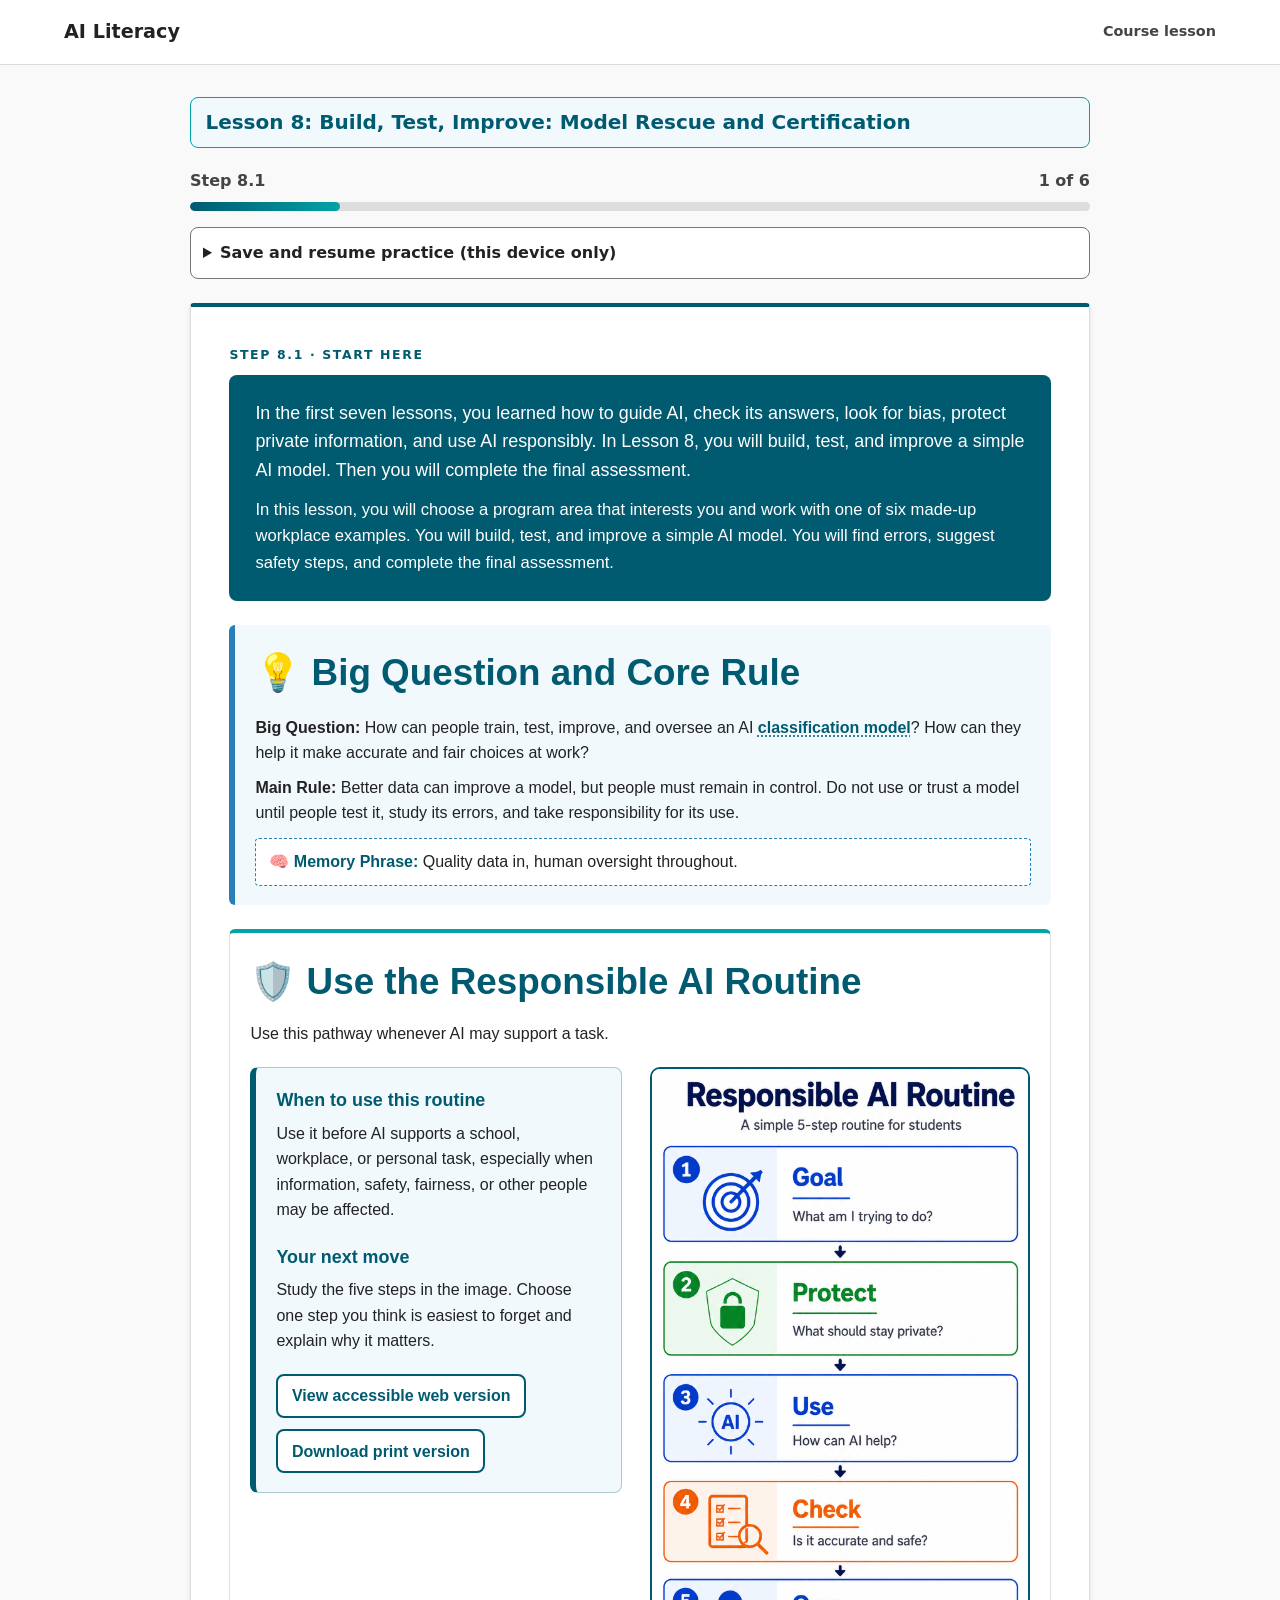
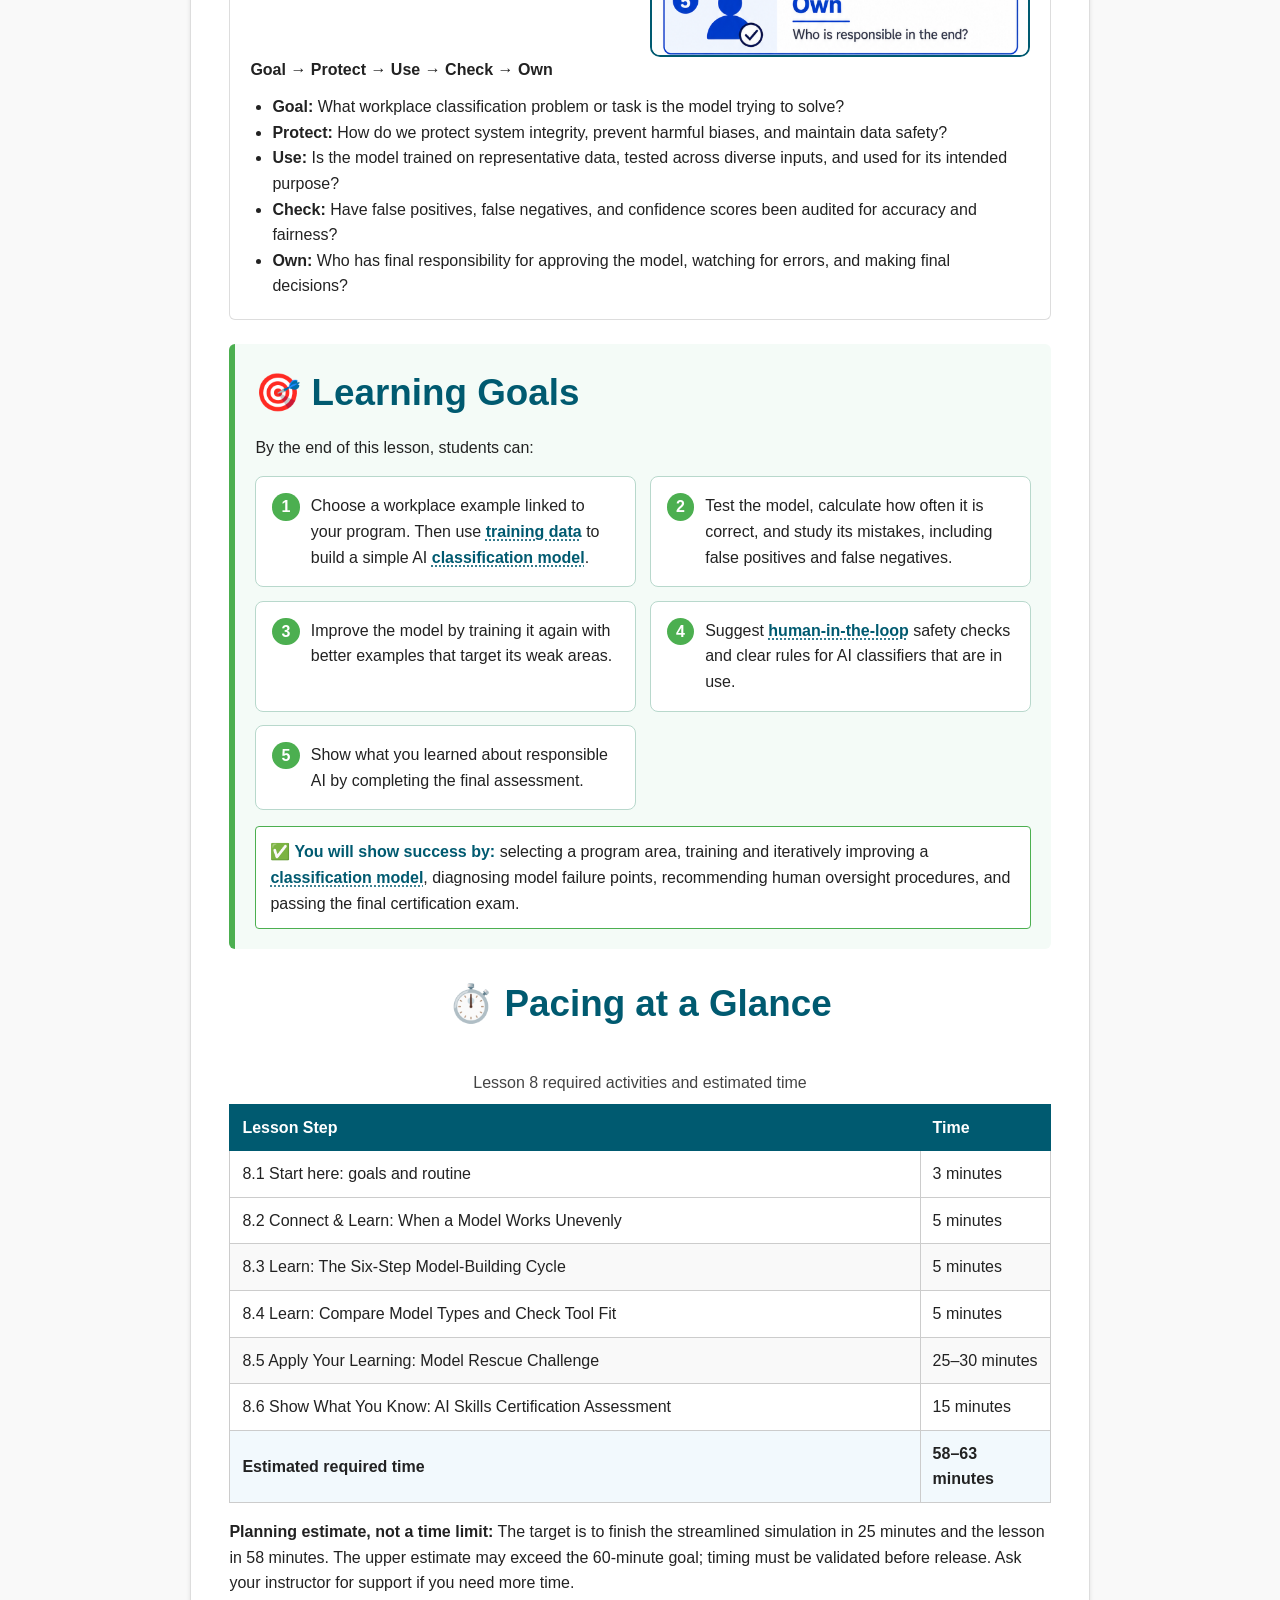
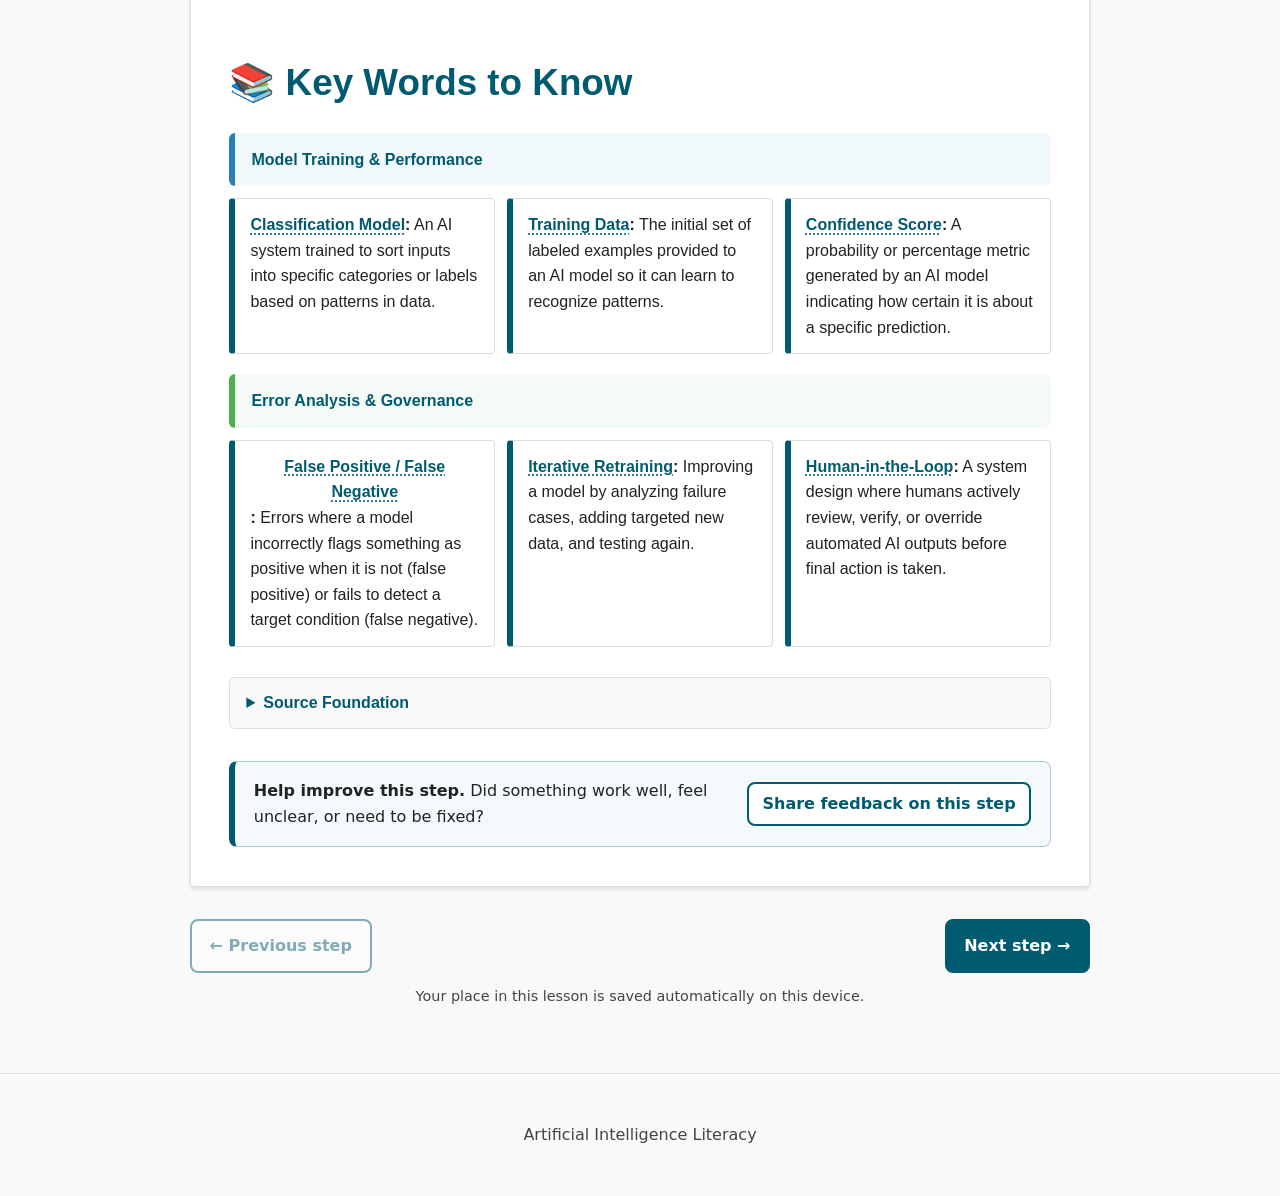
<file: lessons/lesson-8.html>
<!doctype html>
<html lang="en"><head><meta charset="utf-8"><meta name="viewport" content="width=device-width,initial-scale=1">
<title>Lesson 8: Build, Test, Improve: Model Rescue and Certification | AI Literacy</title><link rel="stylesheet" href="../assets/styles.css?v=20260811-program-scenarios"><link rel="preload" as="image" href="../assets/media/Responsible_AI_Routine_Web_Mobile_1200px.png" fetchpriority="low"><link rel="preload" as="image" href="../assets/media/Uneven_Outcomes_Comparison_1600x900.png" fetchpriority="low"><link rel="preload" as="image" href="../assets/media/Six_Step_Model_Building_Cycle_1600x1200.png" fetchpriority="low"></head>
<body data-lesson="8"><a class="skip-link" href="#main">Skip to lesson content</a>
<header class="site-header classroom-header"><span class="brand">AI Literacy</span><span class="classroom-label">Course lesson</span></header>
<main id="main"><div class="lesson-hero"><h1 class="lesson-identity">Lesson 8: Build, Test, Improve: Model Rescue and Certification</h1>
<div class="step-progress" aria-label="Lesson progress"><div class="progress-text"><span id="step-status">Step 8.1</span><span id="step-count">1 of 6</span></div><div class="progress" role="progressbar" aria-labelledby="step-status" aria-valuemin="1" aria-valuemax="6" aria-valuenow="1" aria-valuetext="Step 1 of 6"><span style="width:16.67%"></span></div></div></div>
<div class="stepper" data-total-steps="6"><section class="lesson-step overview" id="step-8-1" data-step-label="8.1"><p class="eyebrow">Step 8.1 · Start here</p>
<div style="font-family: -apple-system, BlinkMacSystemFont, 'Segoe UI', Roboto, Helvetica, Arial, sans-serif; line-height: 1.6; color: #222222; max-width: 100%;">
<div style="background-color: #005a70; color: #ffffff; padding: 24px 26px; border-radius: 8px; margin-bottom: 24px;">
<p style="margin: 0 0 12px 0; color: #ffffff; font-size: 1.12em;">In the first seven lessons, you learned how to guide AI, check its answers, look for bias, protect private information, and use AI responsibly. In Lesson 8, you will build, test, and improve a simple AI model. Then you will complete the final assessment.</p>
<p style="margin: 0; color: #ffffff; font-size: 1.04em;">In this lesson, you will choose a program area that interests you and work with one of six made-up workplace examples. You will build, test, and improve a simple AI model. You will find errors, suggest safety steps, and complete the final assessment.</p>
</div>

<div style="background-color: #f2f9fd; border-left: 6px solid #2980B9; padding: 19px 20px; border-radius: 6px; margin-bottom: 24px;">
<h2 style="color: #005a70; margin: 0 0 12px 0; font-size: 1.3em;">💡 Big Question and Core Rule</h2>
<p style="margin: 0 0 9px 0;"><strong>Big Question:</strong> How can people train, test, improve, and oversee an AI <button class="vocab-link" type="button" data-term="classification model" data-definition="An AI system trained to sort inputs into specific categories or labels based on patterns in data.">classification model</button>? How can they help it make accurate and fair choices at work?</p>
<p style="margin: 0 0 12px 0;"><strong>Main Rule:</strong> Better data can improve a model, but people must remain in control. Do not use or trust a model until people test it, study its errors, and take responsibility for its use.</p>
<div style="background-color: #ffffff; border-radius: 4px; padding: 10px 13px; border: 1px dashed #2980b9;"><strong style="color: #005a70;">🧠 Memory Phrase:</strong> Quality data in, human oversight throughout.</div>
</div>

<div style="border-width: 4px 1px 1px; border-style: solid; border-color: #00a3a6 #dddddd #dddddd; padding: 20px; border-radius: 6px; margin-bottom: 24px; background-color: #ffffff;">
<h2 style="color: #005a70; margin: 0 0 10px 0; font-size: 1.3em;">🛡️ Use the Responsible AI Routine</h2>
<p style="margin: 0 0 12px 0;">Use this pathway whenever AI may support a task.</p>

<div class="routine-overview-grid"><div class="routine-overview-guidance"><h3>When to use this routine</h3><p>Use it before AI supports a school, workplace, or personal task, especially when information, safety, fairness, or other people may be affected.</p><h3>Your next move</h3><p>Study the five steps in the image. Choose one step you think is easiest to forget and explain why it matters.</p><div class="routine-resource-buttons"><a href="https://drive.google.com/file/d/1ZU5oKUOuZtzy2pleGarrKHy60p8J_RS2/view?usp=drivesdk" target="_blank" rel="noopener">View accessible web version</a><a href="https://drive.google.com/file/d/1P82VigGCzn5qVHIDCmn2E0EmWflxOZiR/view?usp=drivesdk" target="_blank" rel="noopener">Download print version</a></div></div><div class="routine-intro-visual"><button class="image-zoom" type="button" aria-label="Enlarge image: Responsible AI Routine: 1 Goal—What am I trying to do? 2 Protect—What should stay private? 3 Use—How can AI help? 4 Chec"><img style="width: 100%; max-width: 1400px; height: auto; display: block; margin: 0 auto; border-radius: 6px;" src="../assets/media/Responsible_AI_Routine_Web_Mobile_1200px.png" alt="Responsible AI Routine: 1 Goal—What am I trying to do? 2 Protect—What should stay private? 3 Use—How can AI help? 4 Check—Is it accurate and safe? 5 Own—Who is responsible in the end?" loading="eager" decoding="async"></button></div></div>
<p style="margin: 0 0 12px 0;"><strong>Goal → Protect → Use → Check → Own</strong></p>
<ul style="margin: 0 0 0 0; padding-left: 22px;">
<li><strong>Goal:</strong> What workplace classification problem or task is the model trying to solve?</li>
<li><strong>Protect:</strong> How do we protect system integrity, prevent harmful biases, and maintain data safety?</li>
<li><strong>Use:</strong> Is the model trained on representative data, tested across diverse inputs, and used for its intended purpose?</li>
<li><strong>Check:</strong> Have false positives, false negatives, and confidence scores been audited for accuracy and fairness?</li>
<li><strong>Own:</strong> Who has final responsibility for approving the model, watching for errors, and making final decisions?</li>
</ul>
</div>

<div style="background-color: #f4fbf7; border-left: 6px solid #4CAF50; padding: 20px; border-radius: 6px; margin-bottom: 24px;">
<h2 class="objectives-heading" style="color: #005a70; margin: 0 0 12px 0; font-size: 1.3em;">🎯 Learning Goals</h2>
<p style="margin: 0 0 9px 0;">By the end of this lesson, students can:</p>
<ul class="objective-cards" style="margin: 0 0 15px 0; padding-left: 22px;">
<li>Choose a workplace example linked to your program. Then use <button class="vocab-link" type="button" data-term="training data" data-definition="The initial set of labeled examples provided to an AI model so it can learn to recognize patterns.">training data</button> to build a simple AI <button class="vocab-link" type="button" data-term="classification model" data-definition="An AI system trained to sort inputs into specific categories or labels based on patterns in data.">classification model</button>.</li>
<li>Test the model, calculate how often it is correct, and study its mistakes, including false positives and false negatives.</li>
<li>Improve the model by training it again with better examples that target its weak areas.</li>
<li>Suggest <button class="vocab-link" type="button" data-term="human-in-the-loop" data-definition="A system design where humans actively review, verify, or override automated AI outputs before final action is taken.">human-in-the-loop</button> safety checks and clear rules for AI classifiers that are in use.</li>
<li>Show what you learned about responsible AI by completing the final assessment.</li>
</ul>
<div style="background-color: #ffffff; padding: 12px 14px; border-radius: 4px; border: 1px solid #4caf50;"><strong style="color: #005a70;">✅ You will show success by:</strong> selecting a program area, training and iteratively improving a <button class="vocab-link" type="button" data-term="classification model" data-definition="An AI system trained to sort inputs into specific categories or labels based on patterns in data.">classification model</button>, diagnosing model failure points, recommending human oversight procedures, and passing the final certification exam.</div>
</div>

<h2 class="pacing-heading" style="color: #005a70; border-bottom: 2px solid #00A3A6; padding-bottom: 6px; margin: 26px 0 14px 0; font-size: 1.35em;">⏱️ Pacing at a Glance</h2>
<div style="overflow-x: auto; margin-bottom: 24px;">
<div class="table-scroll" role="region" aria-label="Lesson 8 required activities and estimated time" tabindex="0"><table style="width: 100%; border-collapse: collapse; min-width: 520px;"><caption style="text-align: left; margin-bottom: 8px; color: #444444;">Lesson 8 required activities and estimated time</caption>
<thead>
<tr style="background-color: #005a70; color: #ffffff;">
<th style="padding: 10px 12px; text-align: left; border: 1px solid #005a70;" scope="col">Lesson Step</th>
<th style="padding: 10px 12px; text-align: left; width: 130px; border: 1px solid #005a70;" scope="col">Time</th>
</tr>
</thead>
<tbody><tr style="background:#fff"><td style="padding:10px 12px;border:1px solid #ccc">8.1 Start here: goals and routine</td><td style="padding:10px 12px;border:1px solid #ccc">3 minutes</td></tr>

<tr style="background-color:#fff;"><td style="padding:10px 12px;border:1px solid #ccc;">8.2 Connect &amp; Learn: When a Model Works Unevenly</td><td style="padding:10px 12px;border:1px solid #ccc;">5 minutes</td></tr>
<tr style="background-color:#f9f9f9;"><td style="padding:10px 12px;border:1px solid #ccc;">8.3 Learn: The Six-Step Model-Building Cycle</td><td style="padding:10px 12px;border:1px solid #ccc;">5 minutes</td></tr>
<tr style="background-color:#fff;"><td style="padding:10px 12px;border:1px solid #ccc;">8.4 Learn: Compare Model Types and Check Tool Fit</td><td style="padding:10px 12px;border:1px solid #ccc;">5 minutes</td></tr>
<tr style="background-color:#f9f9f9;"><td style="padding:10px 12px;border:1px solid #ccc;">8.5 Apply Your Learning: Model Rescue Challenge</td><td style="padding:10px 12px;border:1px solid #ccc;">25–30 minutes</td></tr>
<tr style="background-color:#fff;"><td style="padding:10px 12px;border:1px solid #ccc;">8.6 Show What You Know: AI Skills Certification Assessment</td><td style="padding:10px 12px;border:1px solid #ccc;">15 minutes</td></tr>
<tr style="background-color:#f2f9fd;"><td style="padding:10px 12px;border:1px solid #ccc;"><strong>Estimated required time</strong></td><td style="padding:10px 12px;border:1px solid #ccc;"><strong>58–63 minutes</strong></td></tr>
</tbody>
</table><p class="pacing-note"><strong>Planning estimate, not a time limit:</strong> The target is to finish the streamlined simulation in 25 minutes and the lesson in 58 minutes. The upper estimate may exceed the 60-minute goal; timing must be validated before release. Ask your instructor for support if you need more time.</p></div>
</div>

<h2 style="color: #005a70; border-bottom: 2px solid #00A3A6; padding-bottom: 6px; margin: 26px 0 14px 0; font-size: 1.35em;">📚 Key Words to Know</h2>
<div style="background-color: #f2f9fd; border-left: 6px solid #2980B9; padding: 14px 16px; border-radius: 6px; margin: 0 0 12px 0;"><strong style="color: #005a70;">Model Training & Performance</strong></div>
<div style="display: flex; flex-wrap: wrap; gap: 12px; margin-bottom: 20px;">
<div style="flex: 1 1 250px; border-width: 1px 1px 1px 6px; border-style: solid; border-color: #dddddd #dddddd #dddddd #005a70; padding: 13px 15px; border-radius: 4px;"><strong><button class="vocab-link" type="button" data-term="Classification Model" data-definition="An AI system trained to sort inputs into specific categories or labels based on patterns in data.">Classification Model</button>:</strong> An AI system trained to sort inputs into specific categories or labels based on patterns in data.</div>
<div style="flex: 1 1 250px; border-width: 1px 1px 1px 6px; border-style: solid; border-color: #dddddd #dddddd #dddddd #005a70; padding: 13px 15px; border-radius: 4px;"><strong><button class="vocab-link" type="button" data-term="Training Data" data-definition="The initial set of labeled examples provided to an AI model so it can learn to recognize patterns.">Training Data</button>:</strong> The initial set of labeled examples provided to an AI model so it can learn to recognize patterns.</div>
<div style="flex: 1 1 250px; border-width: 1px 1px 1px 6px; border-style: solid; border-color: #dddddd #dddddd #dddddd #005a70; padding: 13px 15px; border-radius: 4px;"><strong><button class="vocab-link" type="button" data-term="Confidence Score" data-definition="A probability or percentage metric generated by an AI model indicating how certain it is about a specific prediction.">Confidence Score</button>:</strong> A probability or percentage metric generated by an AI model indicating how certain it is about a specific prediction.</div>
</div>
<div style="background-color: #f4fbf7; border-left: 6px solid #4CAF50; padding: 14px 16px; border-radius: 6px; margin: 0 0 12px 0;"><strong style="color: #005a70;">Error Analysis & Governance</strong></div>
<div style="display: flex; flex-wrap: wrap; gap: 12px; margin-bottom: 22px;">
<div style="flex: 1 1 250px; border-width: 1px 1px 1px 6px; border-style: solid; border-color: #dddddd #dddddd #dddddd #005a70; padding: 13px 15px; border-radius: 4px;"><strong><button class="vocab-link" type="button" data-term="False Positive / False Negative" data-definition="Errors where a model incorrectly flags something as positive when it is not (false positive) or fails to detect a target condition (false negative).">False Positive / False Negative</button>:</strong> Errors where a model incorrectly flags something as positive when it is not (false positive) or fails to detect a target condition (false negative).</div>
<div style="flex: 1 1 250px; border-width: 1px 1px 1px 6px; border-style: solid; border-color: #dddddd #dddddd #dddddd #005a70; padding: 13px 15px; border-radius: 4px;"><strong><button class="vocab-link" type="button" data-term="Iterative Retraining" data-definition="Improving a model by analyzing failure cases, adding targeted new data, and testing again.">Iterative Retraining</button>:</strong> Improving a model by analyzing failure cases, adding targeted new data, and testing again.</div>
<div style="flex: 1 1 250px; border-width: 1px 1px 1px 6px; border-style: solid; border-color: #dddddd #dddddd #dddddd #005a70; padding: 13px 15px; border-radius: 4px;"><strong><button class="vocab-link" type="button" data-term="Human-in-the-Loop" data-definition="A system design where humans actively review, verify, or override automated AI outputs before final action is taken.">Human-in-the-Loop</button>:</strong> A system design where humans actively review, verify, or override automated AI outputs before final action is taken.</div>
</div>

<div style="margin-top: 30px; margin-bottom: 20px;"><details class="source-foundation" style="background-color: #f9f9f9; border: 1px solid #dddddd; border-radius: 6px; padding: 12px 16px; cursor: pointer;">
<summary>Source Foundation</summary>
<div style="margin-top: 12px; padding-top: 12px; border-top: 1px solid #e5e5e5; font-size: 0.95em; color: #333333;">


<ul style="margin: 0; padding-left: 20px; line-height: 1.5;">
<li style="margin-bottom: 6px;"><a style="color: #005a70; text-decoration: underline;" href="https://michiganvirtual.org/ai/literacy" target="_blank">Michigan Virtual AI Literacy Resources</a></li>
<li style="margin-bottom: 6px;"><a style="color: #005a70; text-decoration: underline;" href="https://www.michigan.gov/mde/services/academic-standards/educational-technology/artificial-intelligence" target="_blank">Michigan K–12 AI Learning Alignment Framework</a></li>
<li><a style="color: #005a70; text-decoration: underline;" href="https://teachablemachine.withgoogle.com/" target="_blank">Google Teachable Machine & ML Concepts</a></li>
</ul>
</div>
</details></div>
</div>
<aside class="lesson-feedback" aria-label="Feedback for this lesson step"><p><strong>Help improve this step.</strong> Did something work well, feel unclear, or need to be fixed?</p><a class="lesson-feedback-link" href="https://docs.google.com/forms/d/e/1FAIpQLSdSzdOE6ONsmktbDhx8tdDnaN6dhNoUTnA3qFYDOVGzdjkrqA/viewform?usp=pp_url&amp;entry.1955824508=Lesson+8%2C+Step+8.1%3A+%F0%9F%92%A1+Big+Question+and+Core+Rule" target="_blank" rel="noopener">Share feedback on this step <span class="sr-only">(opens feedback form in a new tab)</span></a></aside></section><section class="lesson-step" id="step-8-2" data-step-label="8.2" hidden><p class="eyebrow">Step 8.2 · Learn and check</p><h2>Connect &amp; Learn: When a Model Works Unevenly</h2><div style="line-height: 1.6; color: #222222;">
<div style="background-color: #005a70; color: #ffffff; padding: 22px 25px; border-radius: 6px; margin-bottom: 25px;">
<p style="margin: 0; color: #ffffff; line-height: 1.5;"><strong>Connect & Learn: When a Model Works Unevenly (5 minutes)</strong></p>
<p style="margin: 6px 0 0 0; color: #ffffff; font-style: italic;">Estimated time: 5 minutes</p>
</div>
<div style="border: 1px solid #00A3A6; border-left: 8px solid #005A70; padding: 14px 16px; margin-bottom: 20px; border-radius: 4px; background-color: #f9f9f9;"><strong style="color: #005a70;">Responsible AI Routine:</strong> <span> Goal → Protect → Use → Check → Own</span></div>
<h3 id="hook-scenario-2" style="color: #005a70; margin-top: 22px;">Scenario</h3>
<p style="line-height: 1.6; margin: 0 0 12px 0;">A classifier gets four of six test records correct. Both mistakes happen under the same type of condition. A team member says, “Four out of six is good enough. We should use it.”</p>
<p style="line-height: 1.6; margin: 0 0 12px 0;">Reflect to yourself:</p>
<ul>
<li style="line-height: 1.6;">Is the model completely unsuccessful?</li>
<li style="line-height: 1.6;">What does the overall result tell the team?</li>
<li style="line-height: 1.6;">What does the repeated error pattern show that the total score hides?</li>
<li style="line-height: 1.6;">What change to the <button class="vocab-link" type="button" data-term="training data" data-definition="The initial set of labeled examples provided to an AI model so it can learn to recognize patterns.">training data</button> could address this weakness? Who could be affected if the model is used too soon?</li>
</ul>
<div style="border: 2px solid #4CAF50; background-color: #f4fbf7; padding: 15px; border-radius: 8px; margin: 16px 0;">
<h3 id="key-idea" style="color: #005a70; margin-top: 22px;">Key Idea</h3>
<p style="line-height: 1.6; margin: 0 0 12px 0;">A total score can hide repeated failures under certain conditions or for certain groups. A responsible review checks both the total result and where the mistakes happen.</p>
</div>


<p style="margin-top: 24px; color: #444444; font-style: italic;">Last Updated: August 6, 2026</p>
</div>
<figure class="instructional-figure">
<button class="image-zoom" type="button" aria-label="Enlarge image: Fictional practice data showing 90 percent overall model accuracy while Test Group A scores 96 percent, Test Group B sco">
<img src="../assets/media/Uneven_Outcomes_Comparison_1600x900.png" alt="Fictional practice data showing 90 percent overall model accuracy while Test Group A scores 96 percent, Test Group B scores 91 percent, and Test Group C scores 68 percent. Review questions ask whether each group is represented, which errors matter most, and what must improve before use." loading="eager" decoding="async">
</button>
<figcaption>Compare the group results with the overall score. Notice what the 90 percent summary hides and decide what must be reviewed before use. Select the image to enlarge it.</figcaption>
</figure>
<div class="check-next-move" style="border: 2px solid #2980B9; background-color: #F2F9FD; padding: 14px 16px; border-radius: 8px; margin: 18px 0 12px 0;">
<p style="margin: 0; color: #222222;">
<strong style="color: #005A70;">✅ Your next move:</strong> Complete the checks for understanding below. Use the feedback to review your answer before continuing.</p>
</div>
<div class="question-set">
<article class="question" data-question-id="8.2.1" data-question-type="multiple_choice_question" data-correct="[&quot;C&quot;]" data-feedback-correct="The repeated error is evidence of a problem, not proof of one cause. The team should investigate possible causes, use evidence to choose a targeted change, and test the result." data-feedback-incorrect="Do not assume one cause from the pattern. Document the error, investigate the data and scoring process, and test a change supported by evidence.">
<h3>Check 1</h3>
<p>An essay AI often gives low scores to essays about sports. What should the team do before deciding why?</p>
<div class="choices">
<label>
<input type="radio" name="8.2.1" value="A"> <span>Add sports essays because missing examples must be the cause.</span>
</label>
<label>
<input type="radio" name="8.2.1" value="B"> <span>Stop using the tool because one pattern proves it cannot improve.</span>
</label>
<label>
<input type="radio" name="8.2.1" value="C"> <span>Record the pattern, study causes, make one change, and test it.</span>
</label>
<label>
<input type="radio" name="8.2.1" value="D"> <span>Remove sports essays so the scoring gap is no longer visible.</span>
</label>
</div>
<button class="check-answer" type="button">Check answer</button>
<div class="feedback" role="status" hidden>
<p>The repeated error is evidence of a problem, not proof of one cause. The team should investigate possible causes, use evidence to choose a targeted change, and test the result.</p>
</div>
</article>
<article class="question" data-question-id="8.2.2" data-question-type="multiple_answers_question" data-correct="[&quot;A&quot;, &quot;C&quot;]" data-feedback-correct="Doctors should check whether the average hides repeated errors for a group or rare condition." data-feedback-incorrect="One average does not explain each error, and one error does not prove a system-wide fairness problem.">
<h3>Check 2</h3>
<p>A hospital AI predicts recovery time and is 90% accurate overall. Why should doctors study the errors? Choose all correct answers.</p>
<div class="choices">
<label>
<input type="checkbox" name="8.2.2" value="A"> <span>The average may hide repeated errors for one group.</span>
</label>
<label>
<input type="checkbox" name="8.2.2" value="B"> <span>The overall rate explains the cause of every error.</span>
</label>
<label>
<input type="checkbox" name="8.2.2" value="C"> <span>The tool may work worse for patients with rare conditions.</span>
</label>
<label>
<input type="checkbox" name="8.2.2" value="D"> <span>One error proves unfair treatment across all groups.</span>
</label>
</div>
<button class="check-answer" type="button">Check answer</button>
<div class="feedback" role="status" hidden>
<p>Doctors should check whether the average hides repeated errors for a group or rare condition.</p>
</div>
</article>
<article class="question" data-question-id="8.2.3" data-question-type="multiple_choice_question" data-correct="[&quot;B&quot;]" data-feedback-correct="A targeted improvement addresses the documented weakness and is followed by new testing." data-feedback-incorrect="Use evidence from the repeated failure to make a focused change, then test whether the change improves results without creating new problems.">
<h3>Check 3</h3>
<p>A classifier repeatedly misses examples photographed in low light. Which response is most responsible?</p>
<div class="choices"><label><input type="radio" name="8.2.3" value="A"> <span>Approve it because its overall score is still high.</span></label><label><input type="radio" name="8.2.3" value="B"> <span>Add appropriate low-light examples, retrain, and test again.</span></label><label><input type="radio" name="8.2.3" value="C"> <span>Remove low-light tests so the reported score improves.</span></label><label><input type="radio" name="8.2.3" value="D"> <span>Assume low light is the only possible cause and skip investigation.</span></label></div>
<button class="check-answer" type="button">Check answer</button>
<div class="feedback" role="status" hidden><p>A targeted improvement addresses the documented weakness and is followed by new testing.</p></div>
</article>
</div>
<aside class="lesson-feedback" aria-label="Feedback for this lesson step">
<p>
<strong>Help improve this step.</strong> Did something work well, feel unclear, or need to be fixed?</p>
<a class="lesson-feedback-link" href="https://docs.google.com/forms/d/e/1FAIpQLSdSzdOE6ONsmktbDhx8tdDnaN6dhNoUTnA3qFYDOVGzdjkrqA/viewform?usp=pp_url&amp;entry.1955824508=Lesson+8%2C+Step+8.2%3A+Connect+%26+Learn%3A+When+a+Model+Works+Unevenly" target="_blank" rel="noopener">Share feedback on this step <span class="sr-only">(opens feedback form in a new tab)</span>
</a>
</aside>
</section>
<section class="lesson-step" id="step-8-3" data-step-label="8.3" hidden>
<p class="eyebrow">Step 8.3 · Learn and check</p>
<h2>Learn: The Six-Step Model-Building Cycle</h2>
<div style="line-height: 1.6; color: #222222;">
<div style="background-color: #005a70; color: #ffffff; padding: 22px 25px; border-radius: 6px; margin-bottom: 25px;">
<p style="margin: 6px 0 0 0; color: #ffffff; font-style: italic;">Estimated time: 5 minutes</p>
</div>
<div style="border: 1px solid #00A3A6; border-left: 8px solid #005A70; padding: 14px 16px; margin-bottom: 20px; border-radius: 4px; background-color: #f9f9f9;"><strong style="color: #005a70;">Responsible AI Routine:</strong> <span> Goal → Protect → Use → Check → Own</span></div>
<p>Building an AI model is a cycle that repeats. People define the goal, prepare data, train and test the model, improve it, and monitor how it is used.</p><figure class="instructional-figure"><button class="image-zoom" type="button" aria-label="Enlarge image: Six-step model-building cycle: 1 Define the goal and success criteria; 2 Collect and prepare appropriate data; 3 Train t"><img src="../assets/media/Six_Step_Model_Building_Cycle_1600x1200.png" alt="Six-step model-building cycle: 1 Define the goal and success criteria; 2 Collect and prepare appropriate data; 3 Train the model; 4 Test results and compare groups; 5 Improve data, rules, or training; 6 Monitor use and keep human responsibility. The cycle returns to step 1, and people make choices at every step." loading="eager" decoding="async"></button><figcaption>Trace the cycle from Define through Monitor. Notice that human choices and responsibility continue at every step. Select the image to enlarge it.</figcaption></figure><p class="graphic-resource-links"><strong>Graphic formats:</strong> <a href="../assets/media/exports/Six_Step_Model_Building_Cycle_Mobile_1200x1800.png" target="_blank" rel="noopener">Open mobile version</a> · <a href="../assets/media/exports/Six_Step_Model_Building_Cycle_Print_8.5x11.png" target="_blank" rel="noopener">Open print version</a></p><ol class="graphic-text-equivalent"><li><strong>Define:</strong> Set the goal and success criteria.</li><li><strong>Collect:</strong> Gather and prepare appropriate data.</li><li><strong>Train:</strong> Build the model from the prepared examples.</li><li><strong>Test:</strong> Check results and compare performance across groups or conditions.</li><li><strong>Improve:</strong> Change the data, rules, or training when evidence shows a problem.</li><li><strong>Monitor:</strong> Review real use and keep people responsible for decisions.</li></ol><p>As you answer the questions below, think about how each step helps people find problems and improve the system.</p>
</div><div class="check-next-move" style="border: 2px solid #2980B9; background-color: #F2F9FD; padding: 14px 16px; border-radius: 8px; margin: 18px 0 12px 0;"><p style="margin: 0; color: #222222;"><strong style="color: #005A70;">✅ Your next move:</strong> Complete the checks for understanding below. Use the feedback to review your answer before continuing.</p></div><div class="question-set"><article class="question" data-question-id="8.3.1" data-question-type="matching_question" data-correct="{&quot;8.3.1-row-1&quot;: &quot;option-1&quot;, &quot;8.3.1-row-2&quot;: &quot;option-2&quot;, &quot;8.3.1-row-3&quot;: &quot;option-3&quot;}" data-feedback-correct="Different data splits support learning, development decisions, and final evaluation." data-feedback-incorrect="Separate the data used to learn, the data used to make development choices, and the untouched data used for the final evaluation."><h3>Check 1</h3><p>A team divides its bird photos into three batches. Match each batch with its role in developing and evaluating the model.</p><div class="matching-grid"><div class="matching-row"><label for="match-8.3.1-1">Training data</label><select id="match-8.3.1-1" data-response-id="8.3.1-row-1"><option value="">Choose a match</option><option value="option-1">Batch A is repeatedly shown to the model so it can learn patterns associated with each bird label.</option><option value="option-2">Batch B is used during development to compare settings and choose between model versions.</option><option value="option-3">Untouched Batch C is used only after development to measure performance on unfamiliar photos.</option></select></div><div class="matching-row"><label for="match-8.3.1-2">Validation data</label><select id="match-8.3.1-2" data-response-id="8.3.1-row-2"><option value="">Choose a match</option><option value="option-1">Batch A is repeatedly shown to the model so it can learn patterns associated with each bird label.</option><option value="option-2">Batch B is used during development to compare settings and choose between model versions.</option><option value="option-3">Untouched Batch C is used only after development to measure performance on unfamiliar photos.</option></select></div><div class="matching-row"><label for="match-8.3.1-3">Test data</label><select id="match-8.3.1-3" data-response-id="8.3.1-row-3"><option value="">Choose a match</option><option value="option-1">Batch A is repeatedly shown to the model so it can learn patterns associated with each bird label.</option><option value="option-2">Batch B is used during development to compare settings and choose between model versions.</option><option value="option-3">Untouched Batch C is used only after development to measure performance on unfamiliar photos.</option></select></div></div><button class="check-answer" type="button">Check matches</button><div class="feedback" role="status" hidden><p>Different data splits support learning, development decisions, and final evaluation.</p></div></article><article class="question" data-question-id="8.3.2" data-question-type="ordering_question" data-correct="[&quot;A&quot;, &quot;B&quot;, &quot;C&quot;, &quot;D&quot;, &quot;E&quot;, &quot;F&quot;]" data-feedback-correct="Responsible improvement documents the problem, investigates causes, makes a targeted change, tests it, and keeps the final readiness decision human-led." data-feedback-incorrect="Investigate before changing the model, test the selected change with new evidence, and require qualified approval before use."><h3>Check 2</h3><p>A factory&#x27;s AI robot repeatedly drops fragile glass items. Put the improvement process in the most responsible order.</p><p class="interaction-hint">Choose the steps in order, from first to last.</p><div class="ordering-list"><div class="ordering-row"><span class="ordering-position" aria-hidden="true">1</span><label class="sr-only" for="order-8.3.2-1">Step 1</label><select id="order-8.3.2-1" data-position="1"><option value="">Choose a step</option><option value="A">Document when, where, and how the robot drops the glass items.</option><option value="B">Investigate the data, sensors, settings, and work conditions for possible causes.</option><option value="C">Select one evidence-supported change to the data or settings.</option><option value="D">Retrain or reconfigure the model using the selected change.</option><option value="E">Test with appropriate new examples and compare the results with the earlier evidence.</option><option value="F">Have a qualified person decide whether the robot is ready for use.</option></select></div><div class="ordering-row"><span class="ordering-position" aria-hidden="true">2</span><label class="sr-only" for="order-8.3.2-2">Step 2</label><select id="order-8.3.2-2" data-position="2"><option value="">Choose a step</option><option value="A">Document when, where, and how the robot drops the glass items.</option><option value="B">Investigate the data, sensors, settings, and work conditions for possible causes.</option><option value="C">Select one evidence-supported change to the data or settings.</option><option value="D">Retrain or reconfigure the model using the selected change.</option><option value="E">Test with appropriate new examples and compare the results with the earlier evidence.</option><option value="F">Have a qualified person decide whether the robot is ready for use.</option></select></div><div class="ordering-row"><span class="ordering-position" aria-hidden="true">3</span><label class="sr-only" for="order-8.3.2-3">Step 3</label><select id="order-8.3.2-3" data-position="3"><option value="">Choose a step</option><option value="A">Document when, where, and how the robot drops the glass items.</option><option value="B">Investigate the data, sensors, settings, and work conditions for possible causes.</option><option value="C">Select one evidence-supported change to the data or settings.</option><option value="D">Retrain or reconfigure the model using the selected change.</option><option value="E">Test with appropriate new examples and compare the results with the earlier evidence.</option><option value="F">Have a qualified person decide whether the robot is ready for use.</option></select></div><div class="ordering-row"><span class="ordering-position" aria-hidden="true">4</span><label class="sr-only" for="order-8.3.2-4">Step 4</label><select id="order-8.3.2-4" data-position="4"><option value="">Choose a step</option><option value="A">Document when, where, and how the robot drops the glass items.</option><option value="B">Investigate the data, sensors, settings, and work conditions for possible causes.</option><option value="C">Select one evidence-supported change to the data or settings.</option><option value="D">Retrain or reconfigure the model using the selected change.</option><option value="E">Test with appropriate new examples and compare the results with the earlier evidence.</option><option value="F">Have a qualified person decide whether the robot is ready for use.</option></select></div><div class="ordering-row"><span class="ordering-position" aria-hidden="true">5</span><label class="sr-only" for="order-8.3.2-5">Step 5</label><select id="order-8.3.2-5" data-position="5"><option value="">Choose a step</option><option value="A">Document when, where, and how the robot drops the glass items.</option><option value="B">Investigate the data, sensors, settings, and work conditions for possible causes.</option><option value="C">Select one evidence-supported change to the data or settings.</option><option value="D">Retrain or reconfigure the model using the selected change.</option><option value="E">Test with appropriate new examples and compare the results with the earlier evidence.</option><option value="F">Have a qualified person decide whether the robot is ready for use.</option></select></div><div class="ordering-row"><span class="ordering-position" aria-hidden="true">6</span><label class="sr-only" for="order-8.3.2-6">Step 6</label><select id="order-8.3.2-6" data-position="6"><option value="">Choose a step</option><option value="A">Document when, where, and how the robot drops the glass items.</option><option value="B">Investigate the data, sensors, settings, and work conditions for possible causes.</option><option value="C">Select one evidence-supported change to the data or settings.</option><option value="D">Retrain or reconfigure the model using the selected change.</option><option value="E">Test with appropriate new examples and compare the results with the earlier evidence.</option><option value="F">Have a qualified person decide whether the robot is ready for use.</option></select></div></div><button class="check-answer" type="button">Check order</button><div class="feedback" role="status" hidden><p>Responsible improvement documents the problem, investigates causes, makes a targeted change, tests it, and keeps the final readiness decision human-led.</p></div></article></div><aside class="lesson-feedback" aria-label="Feedback for this lesson step"><p><strong>Help improve this step.</strong> Did something work well, feel unclear, or need to be fixed?</p><a class="lesson-feedback-link" href="https://docs.google.com/forms/d/e/1FAIpQLSdSzdOE6ONsmktbDhx8tdDnaN6dhNoUTnA3qFYDOVGzdjkrqA/viewform?usp=pp_url&amp;entry.1955824508=Lesson+8%2C+Step+8.3%3A+Learn%3A+The+Six-Step+Model-Building+Cycle" target="_blank" rel="noopener">Share feedback on this step <span class="sr-only">(opens feedback form in a new tab)</span></a></aside></section><section class="lesson-step" id="step-8-4" data-step-label="8.4" hidden><p class="eyebrow">Step 8.4 · Learn and check</p><h2>Learn: Compare Model Types and Check Tool Fit</h2><div style="line-height: 1.6; color: #222222;">
<div style="background-color: #005a70; color: #ffffff; padding: 22px 25px; border-radius: 6px; margin-bottom: 25px;">
<p style="margin: 6px 0 0 0; color: #ffffff; font-style: italic; font-size: 0.95em;">Estimated time: 5 minutes</p>
</div>
<div style="border: 1px solid #00A3A6; border-left: 8px solid #005A70; padding: 12px 16px; margin-bottom: 25px; border-radius: 4px; background-color: #f9f9f9;"><strong style="color: #005a70;">Responsible AI Routine:</strong> <span> Goal → Protect → Use → Check → Own</span></div>
<p style="line-height: 1.6; margin-bottom: 20px;">Not all AI tools do the same job. When you face a task in your field, choosing the right tool, or deciding not to use AI at all, helps you work safely and efficiently. Review the model types below before answering the reflection questions.</p>
<h3 style="color: #005a70; border-bottom: 2px solid #00A3A6; padding-bottom: 6px; margin-top: 25px; margin-bottom: 15px;">Model-Type Reference</h3>
<div class="table-scroll" role="region" aria-label="Table comparing classifier, predictor, recommender, generative, and rule-based tool types, including their ideal applications and potential drawbacks." tabindex="0"><table style="width: 100%; border-collapse: collapse; border: 1px solid #dddddd; margin-bottom: 25px; float: left;"><caption>Table comparing classifier, predictor, recommender, generative, and rule-based tool types, including their ideal applications and potential drawbacks.</caption>
<thead style="background-color: #005a70; color: #ffffff;">
<tr>
<th style="padding: 12px; text-align: left; width: 25%;" scope="col">Model / Tool Type</th>
<th style="padding: 12px; text-align: left; width: 40%;" scope="col">Best Used For</th>
<th style="padding: 12px; text-align: left; width: 35%;" scope="col">Main Limitation</th>
</tr>
</thead>
<tbody>
<tr style="border-bottom: 1px solid #ddd;">
<td style="padding: 10px; font-weight: bold; background-color: #f9f9f9;">Classifier</td>
<td style="padding: 10px;">Sorting an item into a set group or category.</td>
<td style="padding: 10px;">May place tricky or unusual items into the wrong group.</td>
</tr>
<tr style="border-bottom: 1px solid #ddd;">
<td style="padding: 10px; font-weight: bold; background-color: #ffffff;">Predictor</td>
<td style="padding: 10px;">Estimating a future result or unknown number.</td>
<td style="padding: 10px;">Guesses can be wrong when real-world conditions change.</td>
</tr>
<tr style="border-bottom: 1px solid #ddd;">
<td style="padding: 10px; font-weight: bold; background-color: #f9f9f9;">Recommender</td>
<td style="padding: 10px;">Ranking options or suggesting choices based on data.</td>
<td style="padding: 10px;">May repeat narrow choices or old habits over time.</td>
</tr>
<tr style="border-bottom: 1px solid #ddd;">
<td style="padding: 10px; font-weight: bold; background-color: #ffffff;">Generative Model</td>
<td style="padding: 10px;">Creating new text, images, code, or ideas.</td>
<td style="padding: 10px;">Can sound confident but still give wrong, unsafe, or copied details.</td>
</tr>
<tr>
<td style="padding: 10px; font-weight: bold; background-color: #f9f9f9;">Rule-Based / Non-AI</td>
<td style="padding: 10px;">Using simple rules, barcodes, checklists, or human checks.</td>
<td style="padding: 10px;">Does not learn on its own, but offers lower risk and higher accuracy for simple tasks.</td>
</tr>
</tbody>
</table></div>
<div style="border-top: 4px solid #005A70; padding: 20px; background-color: #f9f9f9; border-radius: 4px; box-shadow: 0 2px 4px rgba(0,0,0,0.05); margin-bottom: 25px;">
<h3 style="color: #005a70; margin-top: 0; margin-bottom: 10px;">The Tool-Fit Question</h3>
<p style="margin-bottom: 10px; font-weight: bold; color: #333333;">Which approach best fits your task: a classifier, predictor, recommender, generative model, rule-based tool, or non-AI process?</p>
<p style="margin-bottom: 0;">To decide, ask: What result do I need? How accurate must it be? What could happen if the tool is wrong? Also check privacy, energy use, and whether a simpler method can do the job safely.</p>
</div>

<p style="margin-bottom: 15px;">Reflect on the reference guide above and answer the questions below to test your understanding.</p>
<p style="font-size: 0.85em; color: #666666; font-style: italic; margin-top: 25px;">Last Updated: August 6, 2026</p>
</div><div class="check-next-move" style="border: 2px solid #2980B9; background-color: #F2F9FD; padding: 14px 16px; border-radius: 8px; margin: 18px 0 12px 0;"><p style="margin: 0; color: #222222;"><strong style="color: #005A70;">✅ Your next move:</strong> Complete the checks for understanding below. Use the feedback to review your answer before continuing.</p></div><div class="question-set"><article class="question" data-question-id="8.4.1" data-question-type="categorization_question" data-correct="{&quot;8.4.1-row-1&quot;: &quot;category-1&quot;, &quot;8.4.1-row-2&quot;: &quot;category-1&quot;, &quot;8.4.1-row-3&quot;: &quot;category-2&quot;, &quot;8.4.1-row-4&quot;: &quot;category-2&quot;, &quot;8.4.1-row-5&quot;: &quot;category-3&quot;, &quot;8.4.1-row-6&quot;: &quot;category-3&quot;, &quot;8.4.1-row-7&quot;: &quot;category-4&quot;, &quot;8.4.1-row-8&quot;: &quot;category-4&quot;}" data-feedback-correct="Model type should match the kind of output the task requires." data-feedback-incorrect="Focus on the required output: a label, a projection, a prioritized suggestion, or newly created content."><h3>Check 1</h3><p>A city is planning several AI-supported services. Categorize each required output by the model type that best fits the task.</p><div class="matching-grid"><div class="matching-row"><label for="match-8.4.1-1">Each road report receives one label: routine, urgent, or emergency</label><select id="match-8.4.1-1" data-response-id="8.4.1-row-1"><option value="">Choose a match</option><option value="category-1">Classifier</option><option value="category-2">Predictor</option><option value="category-3">Recommender</option><option value="category-4">Generative Model</option></select></div><div class="matching-row"><label for="match-8.4.1-2">Each recycling image receives an accepted or rejected label</label><select id="match-8.4.1-2" data-response-id="8.4.1-row-2"><option value="">Choose a match</option><option value="category-1">Classifier</option><option value="category-2">Predictor</option><option value="category-3">Recommender</option><option value="category-4">Generative Model</option></select></div><div class="matching-row"><label for="match-8.4.1-3">Transit planners receive a projected passenger count for next month</label><select id="match-8.4.1-3" data-response-id="8.4.1-row-3"><option value="">Choose a match</option><option value="category-1">Classifier</option><option value="category-2">Predictor</option><option value="category-3">Recommender</option><option value="category-4">Generative Model</option></select></div><div class="matching-row"><label for="match-8.4.1-4">Maintenance staff receive an estimate of when a pump may fail</label><select id="match-8.4.1-4" data-response-id="8.4.1-row-4"><option value="">Choose a match</option><option value="category-1">Classifier</option><option value="category-2">Predictor</option><option value="category-3">Recommender</option><option value="category-4">Generative Model</option></select></div><div class="matching-row"><label for="match-8.4.1-5">A resident receives a prioritized list of library programs based on stated interests</label><select id="match-8.4.1-5" data-response-id="8.4.1-row-5"><option value="">Choose a match</option><option value="category-1">Classifier</option><option value="category-2">Predictor</option><option value="category-3">Recommender</option><option value="category-4">Generative Model</option></select></div><div class="matching-row"><label for="match-8.4.1-6">An inspector receives a ranked list of locations to examine first</label><select id="match-8.4.1-6" data-response-id="8.4.1-row-6"><option value="">Choose a match</option><option value="category-1">Classifier</option><option value="category-2">Predictor</option><option value="category-3">Recommender</option><option value="category-4">Generative Model</option></select></div><div class="matching-row"><label for="match-8.4.1-7">Communications staff receive a new first draft of a public newsletter</label><select id="match-8.4.1-7" data-response-id="8.4.1-row-7"><option value="">Choose a match</option><option value="category-1">Classifier</option><option value="category-2">Predictor</option><option value="category-3">Recommender</option><option value="category-4">Generative Model</option></select></div><div class="matching-row"><label for="match-8.4.1-8">A designer receives several newly created poster concepts from written requirements</label><select id="match-8.4.1-8" data-response-id="8.4.1-row-8"><option value="">Choose a match</option><option value="category-1">Classifier</option><option value="category-2">Predictor</option><option value="category-3">Recommender</option><option value="category-4">Generative Model</option></select></div></div><button class="check-answer" type="button">Check matches</button><div class="feedback" role="status" hidden><p>Model type should match the kind of output the task requires.</p></div></article><article class="question" data-question-id="8.4.2" data-question-type="multiple_choice_question" data-correct="[&quot;A&quot;]" data-feedback-correct="Responsible tool fit begins by asking whether a simpler approved process already meets the need." data-feedback-incorrect="Newness and complexity do not prove that AI is the better tool."><h3>Check 2</h3><p>A store uses cheap, accurate barcodes. A manager wants an expensive AI camera instead. What should the manager do first?</p><div class="choices"><label><input type="radio" name="8.4.2" value="A"> <span>Keep barcodes unless AI adds value for its cost and risk.</span></label><label><input type="radio" name="8.4.2" value="B"> <span>Replace barcodes because AI can give more sales details.</span></label><label><input type="radio" name="8.4.2" value="C"> <span>Use AI because newer tools are always more accurate.</span></label><label><input type="radio" name="8.4.2" value="D"> <span>Remove labels so the camera is the only tracking tool.</span></label></div><button class="check-answer" type="button">Check answer</button><div class="feedback" role="status" hidden><p>Responsible tool fit begins by asking whether a simpler approved process already meets the need.</p></div></article></div><aside class="lesson-feedback" aria-label="Feedback for this lesson step"><p><strong>Help improve this step.</strong> Did something work well, feel unclear, or need to be fixed?</p><a class="lesson-feedback-link" href="https://docs.google.com/forms/d/e/1FAIpQLSdSzdOE6ONsmktbDhx8tdDnaN6dhNoUTnA3qFYDOVGzdjkrqA/viewform?usp=pp_url&amp;entry.1955824508=Lesson+8%2C+Step+8.4%3A+Learn%3A+Compare+Model+Types+and+Check+Tool+Fit" target="_blank" rel="noopener">Share feedback on this step <span class="sr-only">(opens feedback form in a new tab)</span></a></aside></section><section class="lesson-step classroom-activity" id="step-8-5" data-step-label="8.5" hidden><p class="eyebrow">Step 8.5 · Practical application</p><h2>Apply Your Learning: Model Rescue Challenge</h2><figure class="routine-figure"><button class="image-zoom" type="button" aria-label="Enlarge the Responsible AI Routine image"><img src="../assets/media/Responsible_AI_Routine_Web_Mobile_1200px.png" alt="Responsible AI Routine: 1 Goal—What am I trying to do? 2 Protect—What should stay private? 3 Use—How can AI help? 4 Check—Is it accurate and safe? 5 Own—Who is responsible in the end?" loading="eager" decoding="async"></button><figcaption>Use the routine to guide your final model decisions and reflection. Select the image to enlarge it. <span class="routine-links"><a href="https://drive.google.com/file/d/1ZU5oKUOuZtzy2pleGarrKHy60p8J_RS2/view?usp=drivesdk" target="_blank" rel="noopener">Open web/mobile version</a><span aria-hidden="true"> · </span><a href="https://drive.google.com/file/d/1P82VigGCzn5qVHIDCmn2E0EmWflxOZiR/view?usp=drivesdk" target="_blank" rel="noopener">Open print-quality version</a></span></figcaption></figure>
<div style="line-height:1.6;color:#222222;font-family:Arial,sans-serif;">
<p><strong>Estimated time:</strong> 25–30 minutes, including the simulation. <strong>Grading:</strong> Complete / Incomplete.</p>
<div style="border:2px solid #005a70;background:#f2f9fd;padding:16px;border-radius:6px;margin-bottom:18px;">
<p><strong>Your goal:</strong> Use evidence to explain how a simple classifier changes when its training data improves, and why people remain responsible for its use.</p>
<p><strong>What you need:</strong> The Model Rescue simulation and the response worksheet.</p>
<p><strong>What you will submit:</strong> One worksheet containing the final simulation report (including mission, both actual model scores and three rescue record IDs) and a short career connection.</p>
<p><a href="https://docs.google.com/document/d/1jntvGtUTf8ZxE79481vf9kf3T-fKm3vKm6DfBGqBUac/copy" target="_blank" rel="noopener">Make a Copy of the Worksheet</a></p><p class="worksheet-fallback"><strong>Can't open the Google worksheet?</strong> <a href="../worksheets/lesson-8-5.txt" download>Download the same worksheet as text</a> or open the text file, copy its contents into your school-approved document, and submit as directed by your instructor. Choose one format only.</p>
<p><strong>Protect:</strong> Use only the made-up records. Never enter real customer, patient, student or employee information. The simulation scores are practice data, not real-world inspection readings or safety standards.</p>
</div>
<h3>Choose your career mission</h3>
<p>Choose one mission using its exact name in the simulation. If your career does not have its own mission, choose a related one and explain the connection to your career in the worksheet.</p>
<div class="table-scroll" role="region" aria-label="Career mission choices" tabindex="0"><table style="width:100%;border-collapse:collapse;"><thead><tr style="background:#005a70;color:white;"><th scope="col" style="padding:10px;text-align:left;">Simulation mission</th><th scope="col" style="padding:10px;text-align:left;">Suggested career programs</th></tr></thead><tbody><tr style="background:#fff;"><th scope="row" style="border:1px solid #767676;padding:10px;text-align:left;">HVAC Equipment Review Model</th><td style="border:1px solid #767676;padding:10px;">HVAC (Heating, Ventilation and Air Conditioning)</td></tr><tr style="background:#f8f9fa;"><th scope="row" style="border:1px solid #767676;padding:10px;text-align:left;">Automotive Diagnostic Model</th><td style="border:1px solid #767676;padding:10px;">Automotive / Heavy Industrial, Aviation, Mechatronics</td></tr><tr style="background:#fff;"><th scope="row" style="border:1px solid #767676;padding:10px;text-align:left;">Veterinary Review Model</th><td style="border:1px solid #767676;padding:10px;">Agriscience / Vet Med, Health Science / Medical Careers</td></tr><tr style="background:#f8f9fa;"><th scope="row" style="border:1px solid #767676;padding:10px;text-align:left;">Construction Safety Model</th><td style="border:1px solid #767676;padding:10px;">Construction Trades, Electrical Wiring, Welding, Public Safety, US Army JROTC</td></tr><tr style="background:#fff;"><th scope="row" style="border:1px solid #767676;padding:10px;text-align:left;">Cybersecurity Alert Model</th><td style="border:1px solid #767676;padding:10px;">Computer Science, Forensic Science, Marketing / Graphic Design</td></tr><tr style="background:#f8f9fa;"><th scope="row" style="border:1px solid #767676;padding:10px;text-align:left;">Culinary Safety Model</th><td style="border:1px solid #767676;padding:10px;">Culinary, Cosmetology, Education</td></tr></tbody></table></div>
<p><strong>Other career program:</strong> Choose the closest mission.</p>
<p><a style="display:inline-block;background:#005a70;color:white;padding:12px 20px;border-radius:4px;text-decoration:underline;" href="https://geneseelearninglab.com/Model_Rescue_Simulation.html" target="_blank" rel="noopener">Open Model Rescue Challenge (opens in a new tab)</a></p>
<h3>Follow the eight simulation steps</h3>
<ol><li style="margin-bottom:10px;"><strong>Choose a Career Mission.</strong> Choose the named mission that best matches your program. Your mission name is included in the final report.</li><li style="margin-bottom:10px;"><strong>Look Closely at the Training Data.</strong> Study the labeled examples. Complete the missing-pattern check.</li><li style="margin-bottom:10px;"><strong>Label and Test Version 1.</strong> Label the guided example and the remaining test records, then select Test Version 1. Check the model result, not your own label score.</li><li style="margin-bottom:10px;"><strong>Identify the Weak Spot.</strong> Use the error pattern to identify the missing kind of example.</li><li style="margin-bottom:10px;"><strong>Choose Three Rescue Records.</strong> Select three new training records that address the gap, without copying any comparison record. Their IDs are added to your final report. Retrain Version 2.</li><li style="margin-bottom:10px;"><strong>Compare Version 1 and Version 2.</strong> Find both model results in the comparison: correct out of six and percentage. Check the actual scores; the final report includes them automatically. Never guess. Both versions use the same six practice comparison records. Because these results help guide improvements, they are validation data during development, not an untouched final test.</li><li style="margin-bottom:10px;"><strong>Make the Final Decision.</strong> Complete the checks about further testing and qualified human review. Even a perfect practice score does not prove real-world safety. The final model needs fresh, independent test records and qualified human review.</li><li style="margin-bottom:10px;"><strong>Complete the Mission.</strong> Finish the reflection fields. Select Complete Mission to copy the final report, or copy it manually from the preview if needed. Paste it into the worksheet. Add the short career connection.</li></ol>
<h3>Check your work and submit</h3>
<ul><li>Complete one mission; confirm the final report contains both actual model scores.</li><li>Confirm the final report contains the three rescue record IDs.</li><li>Submit the final report with evidence of the weak spot, changes, comparison, the need for fresh independent testing and human oversight.</li><li>Explain one realistic risk in your own career and name the qualified person who must review the result.</li></ul>
<p>Submit the completed worksheet to your course using your instructor's directions. All four criteria must be demonstrated. Revise missing or unsupported reasoning before submitting.</p>
<p><strong>Saving your work:</strong> The simulation saves its state in this browser on this device. Your worksheet is your record of work when moving to another device. Save it before leaving.</p>
<footer style="font-size:.85em;color:#4a4a4a;">Last Updated: November 26, 2026</footer></div>
<aside class="lesson-feedback" aria-label="Feedback for this lesson step"><p><strong>Help improve this step.</strong> Did something work well, feel unclear, or need to be fixed?</p><a class="lesson-feedback-link" href="https://docs.google.com/forms/d/e/1FAIpQLSdSzdOE6ONsmktbDhx8tdDnaN6dhNoUTnA3qFYDOVGzdjkrqA/viewform?usp=pp_url&amp;entry.1955824508=Lesson+8%2C+Step+8.5%3A+Apply+Your+Learning%3A+Model+Rescue+Challenge" target="_blank" rel="noopener">Share feedback on this step <span class="sr-only">(opens feedback form in a new tab)</span></a></aside></section><section class="lesson-step assessment-callout" id="step-8-6" data-step-label="8.6" hidden><p class="eyebrow">Step 8.6 · Lesson assessment</p><h2>Show What You Know: AI Skills Certification Assessment</h2><div class="check-next-move"><p><strong>✅ Your next move:</strong> Return to your course and complete the Lesson 8 assessment. Follow your instructor's directions for attempts and the required score.</p></div><aside class="lesson-feedback" aria-label="Feedback for this lesson step"><p><strong>Help improve this step.</strong> Did something work well, feel unclear, or need to be fixed?</p><a class="lesson-feedback-link" href="https://docs.google.com/forms/d/e/1FAIpQLSdSzdOE6ONsmktbDhx8tdDnaN6dhNoUTnA3qFYDOVGzdjkrqA/viewform?usp=pp_url&amp;entry.1955824508=Lesson+8%2C+Step+8.6%3A+Show+What+You+Know%3A+AI+Skills+Certification+Assessment" target="_blank" rel="noopener">Share feedback on this step <span class="sr-only">(opens feedback form in a new tab)</span></a></aside></section>
<p class="sr-only" id="step-announcement" aria-live="polite"></p>
<nav class="step-controls" aria-label="Lesson step navigation"><button class="step-button secondary" id="previous-step" type="button">← Previous step</button><button class="step-button" id="next-step" type="button">Next step →</button></nav>
<p class="step-help">Your place in this lesson is saved automatically on this device.</p></div></main>
<footer><p>Artificial Intelligence Literacy</p></footer><script src="../assets/app.js?v=20261126-pilot-feedback"></script></body></html>
</file>
<file: assets/styles.css>
:root {
  --ink: #222222; --muted: #444444; --teal: #005A70; --cyan: #00A3A6;
  --sky: #F2F9FD; --green: #4CAF50; --green-bg: #F4FBF7;
  --amber: #E67E22; --amber-bg: #FFF9F3; --paper: #ffffff; --line: #dddddd;
  --link: #005A70; --link-on-dark: #ffffff;
  --shadow: 0 2px 4px rgba(0,0,0,.1);
  font-family: Inter, ui-sans-serif, system-ui, -apple-system, "Segoe UI", sans-serif;
  color: var(--ink); background: #f9f9f9; line-height: 1.65;
}
* { box-sizing: border-box; }
body { margin: 0; }
a { color: var(--link); text-decoration-thickness: .12em; text-underline-offset: .14em; }
button, a { touch-action: manipulation; }
a:focus-visible, button:focus-visible, input:focus-visible, select:focus-visible, textarea:focus-visible, [tabindex]:focus-visible { outline: 3px solid var(--amber); outline-offset: 3px; }
.sr-only { position: absolute; width: 1px; height: 1px; padding: 0; margin: -1px; overflow: hidden; clip: rect(0,0,0,0); white-space: nowrap; border: 0; }
img { max-width: 100%; height: auto; border-radius: 8px; }
.skip-link { position: absolute; left: -9999px; top: 0; }
.skip-link:focus { left: 1rem; top: 1rem; background: #fff; padding: .75rem; z-index: 10; }
.site-header { position: sticky; top: 0; z-index: 5; display: flex; align-items: center; gap: 2rem; padding: 1rem clamp(1rem,5vw,4rem); background: rgba(255,255,255,.96); border-bottom: 1px solid var(--line); }
.brand { font-size: 1.2rem; font-weight: 850; text-decoration: none; color: var(--ink); white-space: nowrap; }
.site-header nav { margin-left: auto; display: flex; gap: .35rem; flex-wrap: wrap; }
.site-header nav a { padding: .35rem .6rem; text-decoration: none; border-radius: 999px; font-weight: 700; font-size: .86rem; }
.site-header nav a:hover, .site-header nav a[aria-current=page] { background: var(--sky); }
.classroom-header { justify-content: space-between; }
.classroom-label { color: var(--muted); font-weight: 700; font-size: .9rem; }
.menu-button { display: none; margin-left: auto; border: 1px solid var(--line); background: #fff; border-radius: 8px; padding: .5rem .75rem; font-weight: 750; }
main { width: min(1120px,calc(100% - 2rem)); margin: auto; }
.home-hero { min-height: 70vh; display: grid; grid-template-columns: 1.25fr .75fr; align-items: center; gap: 4rem; padding: 5rem 0; }
.eyebrow { text-transform: uppercase; letter-spacing: .13em; font-size: .78rem; font-weight: 850; color: var(--teal); margin: 0 0 .55rem; }
.home-hero h1, .lesson-hero h1 { font-size: clamp(2.5rem,6vw,5.3rem); line-height: 1.03; letter-spacing: -.045em; margin: .3rem 0 1.5rem; }
.lede { font-size: 1.25rem; color: var(--muted); max-width: 680px; }
.button, .check-answer { display: inline-block; background: var(--teal); color: #fff!important; text-decoration: none; border: 0; border-radius: 8px; padding: .8rem 1.15rem; font-weight: 800; cursor: pointer; }
.routine { display: grid; gap: .7rem; padding: 1.5rem; background: var(--teal); border-radius: 18px; box-shadow: var(--shadow); }
.routine span { background: #fff; padding: 1rem 1.2rem; border-radius: 8px; font-size: 1.3rem; font-weight: 850; }
.routine span:nth-child(even) { background: var(--sky); margin-left: 1.5rem; }
.course-map { padding: 2rem 0 6rem; }
.course-map>h2 { font-size: clamp(2rem,4vw,3.5rem); margin: .25rem 0 2rem; }
.lesson-grid { display: grid; grid-template-columns: repeat(2,1fr); gap: 1rem; }
.lesson-card { display: flex; gap: 1rem; align-items: flex-start; padding: 1.35rem; background: #fff; border: 1px solid var(--line); border-radius: 8px; text-decoration: none; color: var(--ink); box-shadow: var(--shadow); transition: .2s; }
.lesson-card:hover { transform: translateY(-3px); }
.lesson-number { display: grid; place-items: center; min-width: 2.75rem; height: 2.75rem; background: var(--teal); color: #fff; border-radius: 50%; font-weight: 900; }
.lesson-card h2 { font-size: 1.08rem; line-height: 1.3; margin: 0 0 .3rem; }
.lesson-card p { margin: 0; color: var(--muted); }
.lesson-hero { max-width: 900px; margin: 0 auto; padding: 2rem 0 1.5rem; text-align: left; }
.lesson-hero .lesson-identity { margin: 0 0 1.25rem; padding: .7rem .9rem; border: 1px solid var(--cyan); border-radius: 8px; background: var(--sky); color: var(--teal); font-size: clamp(1rem,2vw,1.25rem); font-weight: 850; line-height: 1.35; letter-spacing: 0; text-align: left; }
.progress { height: 9px; background: var(--line); border-radius: 99px; overflow: hidden; }
.progress span { display: block; height: 100%; background: linear-gradient(90deg,var(--teal),var(--cyan)); border-radius: 99px; }
.step-progress { width: 100%; max-width: none; }
.progress-text { display: flex; justify-content: space-between; gap: 1rem; margin-bottom: .45rem; font-weight: 800; color: var(--muted); }
.lesson-step { background: var(--paper); border: 1px solid var(--line); border-top: 4px solid var(--teal); border-radius: 4px; padding: clamp(1.2rem,3vw,2.4rem); margin: 0 0 1.5rem; box-shadow: var(--shadow); overflow: hidden; }
.lesson-step h2 { color: var(--teal)!important; font-size: clamp(1.65rem,3vw,2.3rem)!important; border: 0!important; }
.lesson-step > h2 { text-align: left!important; }
.pacing-heading { text-align: center!important; }
.pacing-heading + div { max-width: 900px; margin-left: auto!important; margin-right: auto!important; }
.pacing-heading + div caption { text-align: center!important; }
.lesson-step [style*="background-color: #005a70" i] > h2,
.lesson-step [style*="background-color: #005a70" i] > h3,
.lesson-step [style*="background-color: #005a70" i] > h4,
.lesson-step [style*="background-color: #005a70" i] > h5,
.lesson-step [style*="background-color: #005a70" i] > h6,
.lesson-step [style*="background-color: #005a70" i] :is(h2, h3, h4, h5, h6) .vocab-link {
  color: #ffffff!important;
}
/* Inline source content contains a few dark callouts with locally colored links.
   Keep those links readable even when an inline color attempts to override the site default. */
.lesson-step :is(
  [style*="background-color: #005a70" i],
  [style*="background: #005a70" i],
  [style*="background-color: #27ae60" i],
  [style*="background: #27ae60" i],
  [style*="background-color: #c0392b" i],
  [style*="background: #c0392b" i]
) :is(a, .vocab-link) {
  color: var(--link-on-dark) !important;
  text-decoration-color: currentColor;
}
.overview>div>div:first-child { border-radius: 8px!important; }
.lesson-step [style*="max-width: 100%"] { max-width: none!important; }
.table-scroll { max-width: 100%; overflow-x: auto; margin: 1rem 0; }
.table-scroll table { margin-top: 0!important; margin-bottom: 0!important; }
.question-set { display: grid; gap: 1rem; margin-top: 1.5rem; }
.question { border: 1px solid var(--line); background: var(--sky); border-radius: 8px; padding: 1.25rem; }
.question h3 { margin-top: 0; color: var(--teal); }
.choices { display: grid; gap: .6rem; margin: 1rem 0; }
.choices label { display: flex; gap: .65rem; padding: .75rem; border: 1px solid var(--line); border-radius: 4px; background: #fff; cursor: pointer; }
.choices label:has(input:checked) { border-color: var(--cyan); background: var(--sky); }
.matching-grid { display: grid; gap: .8rem; margin: 1rem 0; }
.matching-row { display: grid; grid-template-columns: minmax(150px, .8fr) minmax(220px, 1.2fr); gap: 1rem; align-items: center; padding: .8rem; border: 1px solid var(--line); border-radius: 6px; background: #fff; }
.matching-row label { font-weight: 800; color: var(--teal); }
.matching-row select { width: 100%; min-height: 44px; padding: .55rem; border: 1px solid #777; border-radius: 4px; background: #fff; color: var(--ink); font: inherit; }
.interaction-hint { color: var(--muted); font-weight: 700; }
.ordering-list { display: grid; gap: .7rem; margin: 1rem 0; }
.ordering-row { display: grid; grid-template-columns: 2.5rem 1fr; align-items: center; gap: .75rem; }
.ordering-position { display: grid; place-items: center; width: 2.25rem; height: 2.25rem; border-radius: 50%; background: var(--teal); color: #fff; font-weight: 900; }
.ordering-row select { min-height: 44px; padding: .55rem; border: 1px solid #777; border-radius: 4px; background: #fff; color: var(--ink); font: inherit; }
.feedback { padding: .85rem 1rem; margin-top: 1rem; border-radius: 4px; background: var(--green-bg); border-left: 6px solid var(--green); }
.feedback.incorrect { background: var(--amber-bg); border-left-color: var(--amber); }
.lesson-feedback { display: flex; align-items: center; justify-content: space-between; gap: 1rem; margin-top: 2rem; padding: 1rem 1.15rem; border: 1px solid #a9c8d2; border-left: .4rem solid var(--teal); border-radius: 8px; background: #f4fafb; }
.lesson-feedback p { margin: 0; color: var(--ink); }
.lesson-feedback-link { display: inline-flex; flex: 0 0 auto; align-items: center; justify-content: center; min-height: 44px; padding: .65rem .85rem; border: 2px solid var(--teal); border-radius: 8px; background: #fff; color: var(--teal); font-weight: 800; line-height: 1.2; text-align: center; text-decoration: none; }
.lesson-feedback-link:hover { background: var(--teal); color: #fff; }
textarea { width: 100%; border: 1px solid var(--line); border-radius: 4px; padding: .8rem; font: inherit; }
.save-note { font-size: .85rem; color: var(--muted); }
.video-access { margin: .5rem 0 1.5rem; font-weight: 700; }
.routine-figure { max-width: 520px; margin: 1.5rem auto; }
.instructional-figure { max-width: 760px; margin: 1.5rem auto; }
.routine-overview-grid { display: grid; grid-template-columns: minmax(280px, 1fr) minmax(280px, 380px); gap: 1.75rem; align-items: start; margin-top: 1.25rem; }
.overview .routine-figure, .overview .routine-intro-visual { width: 100%; max-width: 380px; margin: 0; }
.overview .routine-intro-visual .image-zoom { width: 100%; }
.routine-overview-guidance { padding: 1.15rem 1.25rem; border: 1px solid #a9c8d2; border-left: .4rem solid var(--teal); border-radius: 8px; background: var(--sky); }
.routine-overview-guidance h3 { margin: 0 0 .35rem; color: var(--teal); font-size: 1.12rem; }
.routine-overview-guidance h3:not(:first-child) { margin-top: 1.25rem; }
.routine-overview-guidance p { margin: 0; }
.routine-resource-buttons { display: flex; flex-wrap: wrap; gap: .7rem; margin-top: 1.25rem; }
.routine-resource-buttons a { display: inline-flex; align-items: center; min-height: 44px; padding: .65rem .85rem; border: 2px solid var(--teal); border-radius: 8px; background: #fff; color: var(--teal); font-weight: 800; line-height: 1.2; text-decoration: none; }
.routine-resource-buttons a:hover { background: var(--teal); color: #fff; }
.objective-cards { display: grid; grid-template-columns: repeat(2,minmax(0,1fr)); gap: .85rem; padding: 0!important; margin: 1rem 0!important; list-style: none; counter-reset: objective; }
.objective-cards li { position: relative; min-height: 100%; padding: 1rem 1rem 1rem 3.4rem; border: 1px solid #b8d8cc; border-radius: 8px; background: #fff; counter-increment: objective; }
.objective-cards li::before { content: counter(objective); position: absolute; left: 1rem; top: 1rem; display: grid; place-items: center; width: 1.7rem; height: 1.7rem; border-radius: 50%; background: var(--green); color: #fff; font-weight: 900; }
.instructional-figure:has(img[src*="M01_BiasRedFlags"]), .instructional-figure:has(img[src*="M01_HumanOversightFlowchart"]), .instructional-figure:has(img[src*="Copyright_Permission_Decision_Path"]) { max-width: 560px; }
.lesson-step .image-zoom:has(img[src*="M01_AIDecisionGuide"]) { max-width: 460px; margin: 0 auto; }
.image-zoom { display: block; width: 100%; padding: 0; border: 2px solid var(--teal); border-radius: 10px; background: #fff; cursor: zoom-in; overflow: hidden; }
.image-zoom img { display: block; width: 100%; border-radius: 7px; }
.routine-figure figcaption, .instructional-figure figcaption { margin-top: .65rem; color: var(--muted); font-size: .95rem; text-align: center; }
.routine-links { display: block; margin-top: .35rem; font-weight: 750; }
.graphic-resource-links, .routine-text-cue, .fictional-material-notice { margin: 1rem 0; padding: .9rem 1rem; border: 1px solid #a9c8d2; border-left: .4rem solid var(--teal); border-radius: .5rem; background: #f4fafb; }
.graphic-resource-links a { display: inline-block; margin: .2rem .15rem; }
.routine-text-cue p, .fictional-material-notice p { margin: .35rem 0; }
.fictional-material-notice { border-color: var(--orange); border-left-color: var(--orange); background: #fff9f3; }
.reflection-questions { margin: 1.25rem 0; padding: 1rem 1.15rem; border: 1px solid #a9c8d2; border-left: .4rem solid #2980b9; border-radius: 8px; background: #f2f9fd; }
.reflection-questions h3 { margin-top: 0; color: var(--teal); }
.source-foundation { margin: 1.5rem 0; padding: .8rem 1rem; border: 1px solid var(--line); border-radius: 8px; background: #fafafa; }
.source-foundation summary { color: var(--teal); font-weight: 800; cursor: pointer; }
.vocab-link { display: inline; margin: 0; padding: 0; border: 0; background: transparent; color: var(--teal); font: inherit; font-weight: 750; text-decoration: underline; text-decoration-style: dotted; text-underline-offset: .18em; cursor: help; }
.vocab-link:hover { text-decoration-style: solid; }
.vocabulary-dialog { width: min(92vw, 560px); padding: 1.5rem; border: 2px solid var(--teal); border-radius: 10px; background: #fff; }
.vocabulary-dialog::backdrop { background: rgba(0,0,0,.65); }
.vocabulary-dialog h2 { margin: 0 3rem .65rem 0; color: var(--teal); font-size: 1.5rem; }
.vocabulary-dialog p { margin-bottom: 0; }
.vocabulary-dialog-close { position: absolute; top: .75rem; right: .75rem; min-width: 44px; min-height: 44px; border: 2px solid var(--teal); border-radius: 8px; background: #fff; color: var(--teal); font: inherit; font-weight: 800; cursor: pointer; }
.impact-grid { display: grid; grid-template-columns: repeat(2,minmax(0,1fr)); gap: 1rem; margin: 1rem 0 1.5rem; }
.impact-grid section { padding: 1rem; border: 1px solid #a9c8d2; border-top: .35rem solid var(--cyan); border-radius: 8px; background: #fff; }
.impact-grid h4 { margin: 0 0 .4rem; color: var(--teal); font-size: 1.08rem; }
.impact-grid p { margin: 0; }
.impact-context, .calculator-task, .decision-check, .step-intro { margin: 1rem 0; padding: 1rem 1.15rem; border-radius: 8px; }
.impact-context { border-left: .4rem solid var(--amber); background: var(--amber-bg); }
.calculator-task { border: 1px solid #a9c8d2; background: var(--sky); }
.decision-check { border-left: .4rem solid var(--green); background: var(--green-bg); }
.video-wrap { position: relative; width: 100%; padding-top: 56.25%; overflow: hidden; border-radius: 8px; }
.video-wrap iframe { position: absolute; inset: 0; width: 100%; height: 100%; border: 0; }
.image-dialog { width: min(96vw, 1000px); max-height: 94vh; padding: 3.5rem 1rem 1rem; border: 2px solid var(--teal); border-radius: 10px; background: #fff; }
.image-dialog::backdrop { background: rgba(0,0,0,.78); }
.image-dialog img { display: block; max-height: calc(94vh - 5rem); margin: auto; object-fit: contain; }
.image-dialog-close { position: absolute; top: .65rem; right: .65rem; min-width: 44px; min-height: 44px; border: 2px solid var(--teal); border-radius: 8px; background: #fff; color: var(--teal); font: inherit; font-weight: 800; cursor: pointer; }
.scenario-simulation { margin-top: 2rem; border-top: 4px solid var(--cyan); padding-top: 1.5rem; }
.simulation-header { display: flex; justify-content: space-between; gap: 1rem; align-items: start; }
.simulation-header h3 { margin: 0; color: var(--teal); font-size: 1.55rem; }
.simulation-count { margin: 0; padding: .4rem .75rem; background: var(--sky); border-radius: 999px; font-weight: 800; white-space: nowrap; }
.scenario-card { margin-top: 1.25rem; padding: 1.25rem; border: 1px solid var(--line); border-radius: 8px; background: var(--sky); }
.scenario-card[hidden] { display: none; }
.scenario-category { color: var(--teal); font-weight: 800; }
.scenario-check { min-height: 44px; padding: .65rem 1rem; border: 0; border-radius: 8px; color: #fff; background: var(--teal); font: inherit; font-weight: 800; cursor: pointer; }
.scenario-controls { display: flex; justify-content: space-between; gap: 1rem; margin-top: 1rem; }
.media-program-picker { display: grid; gap: .75rem; max-width: 620px; margin: 1.25rem 0; padding: 1.1rem; border: 1px solid var(--line); border-radius: 8px; background: var(--sky); }
.media-program-picker[hidden] { display: none; }
.media-program-select { min-height: 48px; width: 100%; padding: .65rem .75rem; border: 2px solid var(--teal); border-radius: 8px; background: #fff; color: var(--ink); font: inherit; }
.media-program-help { margin: 0; color: var(--muted); font-size: .95rem; }
.program-scenario-card { max-width: 780px; }
.program-scenario-card .scenario-category { margin-top: 0; }
.program-scenario-actions { max-width: 780px; }
.decision-pathway { display: grid; gap: 1rem; }
.decision-pathway-step { padding-top: 1rem; border-top: 1px solid var(--line); }
.decision-pathway-step[hidden] { display: none; }
.pathway-label { margin: 0 0 .35rem; color: var(--teal); font-weight: 800; }
.decision-pathway-reflection label { display: block; font-weight: 700; }
.decision-pathway-reflection textarea { box-sizing: border-box; width: 100%; margin: .7rem 0; padding: .75rem; border: 2px solid var(--teal); border-radius: 8px; color: var(--ink); font: inherit; line-height: 1.5; resize: vertical; }
.scenario-exemplar { min-height: 44px; padding: .65rem 1rem; border: 0; border-radius: 8px; color: #fff; background: var(--teal); font: inherit; font-weight: 800; cursor: pointer; }
.exemplar-feedback span { display: block; margin-top: .65rem; }
.audit-question-list { display: grid; gap: 1rem; margin: 1.25rem 0; }
.audit-question { margin: 0; padding: 1rem; border: 2px solid var(--line); border-radius: 8px; background: #fff; }
.audit-question legend { padding: 0 .35rem; color: var(--teal); font-weight: 800; }
.audit-question.incorrect { border-color: #b42318; background: #fff5f3; }
.media-audit-card .choices label, .media-audit-card .choices span { font-weight: 400; }
.media-audit-actions { margin-top: 1.25rem; padding: 1rem; border: 2px solid var(--teal); border-radius: 8px; background: var(--sky); }
.media-audit-actions p { margin-top: 0; }
.media-audit-simulation .scenario-controls { display: none; }
.classroom-activity { border-top-color: #2980B9; }
.classroom-handoff { margin-top: 1.5rem; padding: 1.25rem; border: 2px solid #2980B9; border-radius: 8px; background: var(--sky); }
.classroom-handoff h3 { margin-top: 0; color: #2980B9; }
.assessment-callout { border: 2px solid var(--amber); background: var(--amber-bg); }
.stepper { max-width: 900px; margin: 0 auto; }
.step-controls { max-width: 900px; margin: 0 auto; display: flex; justify-content: space-between; gap: 1rem; padding: .5rem 0 0; }
.step-button { min-height: 48px; border: 2px solid var(--teal); border-radius: 8px; padding: .75rem 1.1rem; background: var(--teal); color: #fff; font: inherit; font-weight: 800; cursor: pointer; }
.step-button.secondary { background: #fff; color: var(--teal); }
.step-button:disabled { opacity: .48; cursor: not-allowed; }
.step-help { max-width: 900px; margin: .75rem auto 4rem; color: var(--muted); text-align: center; font-size: .9rem; }
.lesson-pagination { display: flex; justify-content: space-between; padding: 1rem 0 4rem; }
.lesson-pagination a { font-weight: 800; text-decoration: none; }
footer { text-align: center; color: var(--muted); padding: 2rem; border-top: 1px solid var(--line); }
@media(max-width:760px) {
  .home-hero { grid-template-columns: 1fr; gap: 2rem; padding: 3rem 0; }
  .lesson-grid { grid-template-columns: 1fr; }
  .menu-button { display: block; }
  .site-header nav { display: none; position: absolute; top: 100%; left: 0; right: 0; background: #fff; padding: 1rem; border-bottom: 1px solid var(--line); }
  .site-header nav.open { display: grid; grid-template-columns: repeat(2,1fr); }
  .lesson-step { padding: 1rem; }
  .lesson-step table { font-size: .82rem; }
  .lesson-hero { padding-top: 1.25rem; }
  .step-controls { align-items: stretch; }
  .step-button { flex: 1; }
  .classroom-label { display: none; }
  .simulation-header { display: block; }
  .simulation-count { display: inline-block; margin-top: .75rem; }
  .scenario-controls .step-button { min-width: 0; }
  .matching-row { grid-template-columns: 1fr; gap: .35rem; }
  .lesson-feedback { align-items: stretch; flex-direction: column; }
  .lesson-feedback-link { width: 100%; }
  .lesson-identity { text-align: left; }
  .routine-overview-grid, .objective-cards { grid-template-columns: 1fr; }
  .overview .routine-figure, .overview .routine-intro-visual { width: min(100%, 420px); margin: 0 auto; }
  .impact-grid { grid-template-columns: 1fr; }
}
@media (prefers-reduced-motion: reduce) {
  *, *::before, *::after { scroll-behavior: auto!important; transition-duration: .01ms!important; animation-duration: .01ms!important; animation-iteration-count: 1!important; }
}
@media (forced-colors: active) {
  .progress { border: 1px solid CanvasText; }
  .lesson-step, .question, .classroom-handoff, .assessment-callout { border-color: CanvasText; }
}
</file>
